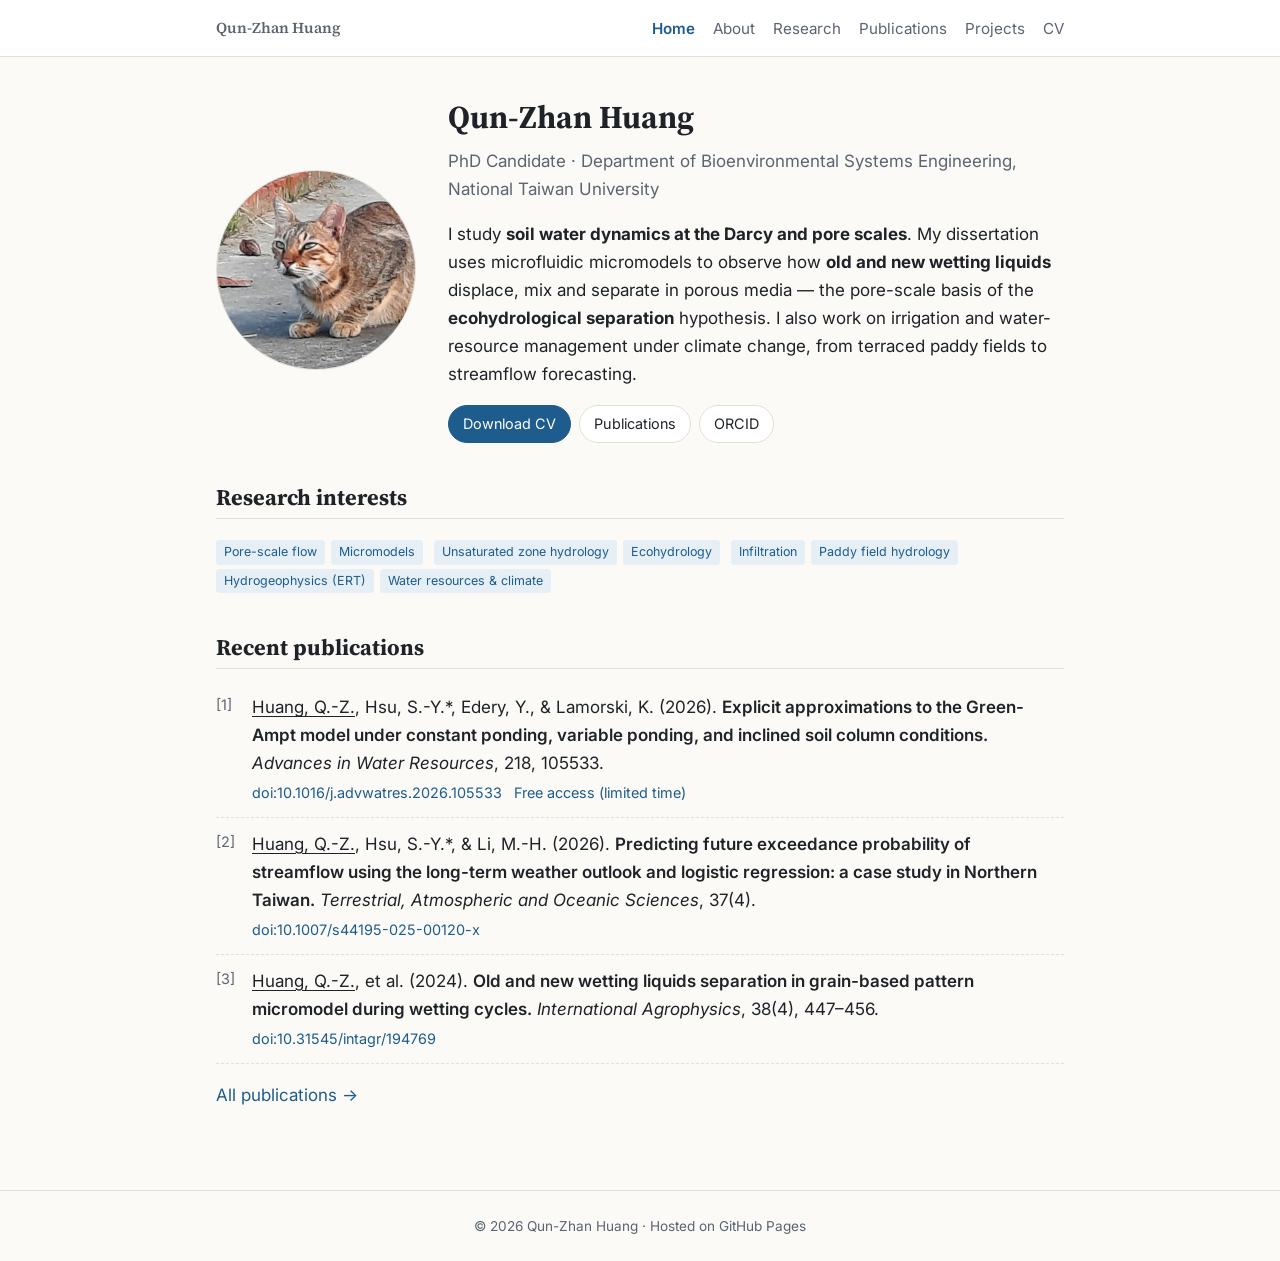
<file: index.html>
<!DOCTYPE html>
<html lang="en">
<head>
  <meta charset="utf-8">
  <meta name="viewport" content="width=device-width, initial-scale=1">
  <title>Home | Qun-Zhan Huang</title>
  <meta name="description" content="Qun-Zhan Huang — PhD candidate, Department of Bioenvironmental Systems Engineering, National Taiwan University. Soil water dynamics at the Darcy and pore scales.">
  <link rel="preconnect" href="https://fonts.googleapis.com">
  <link href="https://fonts.googleapis.com/css2?family=Inter:wght@400;600&family=Source+Serif+4:wght@400;600&display=swap" rel="stylesheet">
  <link rel="stylesheet" href="assets/css/style.css">
</head>
<body>
  <header class="site-header">
    <nav class="nav">
      <a class="brand" href="index.html">Qun-Zhan Huang</a>
      <ul>
        <li><a href="index.html" class="active">Home</a></li>
        <li><a href="about.html">About</a></li>
        <li><a href="research.html">Research</a></li>
        <li><a href="publications.html">Publications</a></li>
        <li><a href="projects.html">Projects</a></li>
        <li><a href="cv.html">CV</a></li>
      </ul>
    </nav>
  </header>
  <main>
    <section class="hero">
      <img src="assets/images/profile.jpg" alt="Portrait of Qun-Zhan Huang">
      <div>
        <h1>Qun-Zhan Huang</h1>
        <p class="role">PhD Candidate · Department of Bioenvironmental Systems Engineering, National Taiwan University</p>
        <p>I study <strong>soil water dynamics at the Darcy and pore scales</strong>. My dissertation uses
        microfluidic micromodels to observe how <strong>old and new wetting liquids</strong> displace, mix and
        separate in porous media — the pore-scale basis of the <strong>ecohydrological separation</strong> hypothesis.
        I also work on irrigation and water-resource management under climate change, from terraced paddy fields to
        streamflow forecasting.</p>
        <div class="links">
          <a class="btn primary" href="assets/pdf/CV.pdf">Download CV</a>
          <a class="btn" href="publications.html">Publications</a>
          <a class="btn" href="https://orcid.org/0000-0002-1890-2323">ORCID</a>
        </div>
      </div>
    </section>

    <h2>Research interests</h2>
    <p>
      <span class="tag">Pore-scale flow</span><span class="tag">Micromodels</span>
      <span class="tag">Unsaturated zone hydrology</span><span class="tag">Ecohydrology</span>
      <span class="tag">Infiltration</span><span class="tag">Paddy field hydrology</span>
      <span class="tag">Hydrogeophysics (ERT)</span><span class="tag">Water resources &amp; climate</span>
    </p>

    <h2>Recent publications</h2>
    <ul class="pubs">
      <li><span class="me">Huang, Q.-Z.</span>, Hsu, S.-Y.*, Edery, Y., &amp; Lamorski, K. (2026). <span class="title">Explicit approximations to the Green-Ampt model under constant ponding, variable ponding, and inclined soil column conditions.</span> <span class="venue">Advances in Water Resources</span>, 218, 105533.
        <div class="meta"><a href="https://doi.org/10.1016/j.advwatres.2026.105533">doi:10.1016/j.advwatres.2026.105533</a><a href="https://authors.elsevier.com/c/1nyZg16J1nGaDJ">Free access (limited time)</a></div></li>
      <li><span class="me">Huang, Q.-Z.</span>, Hsu, S.-Y.*, &amp; Li, M.-H. (2026). <span class="title">Predicting future exceedance probability of streamflow using the long-term weather outlook and logistic regression: a case study in Northern Taiwan.</span> <span class="venue">Terrestrial, Atmospheric and Oceanic Sciences</span>, 37(4).
        <div class="meta"><a href="https://doi.org/10.1007/s44195-025-00120-x">doi:10.1007/s44195-025-00120-x</a></div></li>
      <li><span class="me">Huang, Q.-Z.</span>, et al. (2024). <span class="title">Old and new wetting liquids separation in grain-based pattern micromodel during wetting cycles.</span> <span class="venue">International Agrophysics</span>, 38(4), 447–456.
        <div class="meta"><a href="https://doi.org/10.31545/intagr/194769">doi:10.31545/intagr/194769</a></div></li>
    </ul>
    <p><a href="publications.html">All publications →</a></p>
  </main>
  <footer>© 2026 Qun-Zhan Huang · Hosted on GitHub Pages</footer>
</body>
</html>
</file>
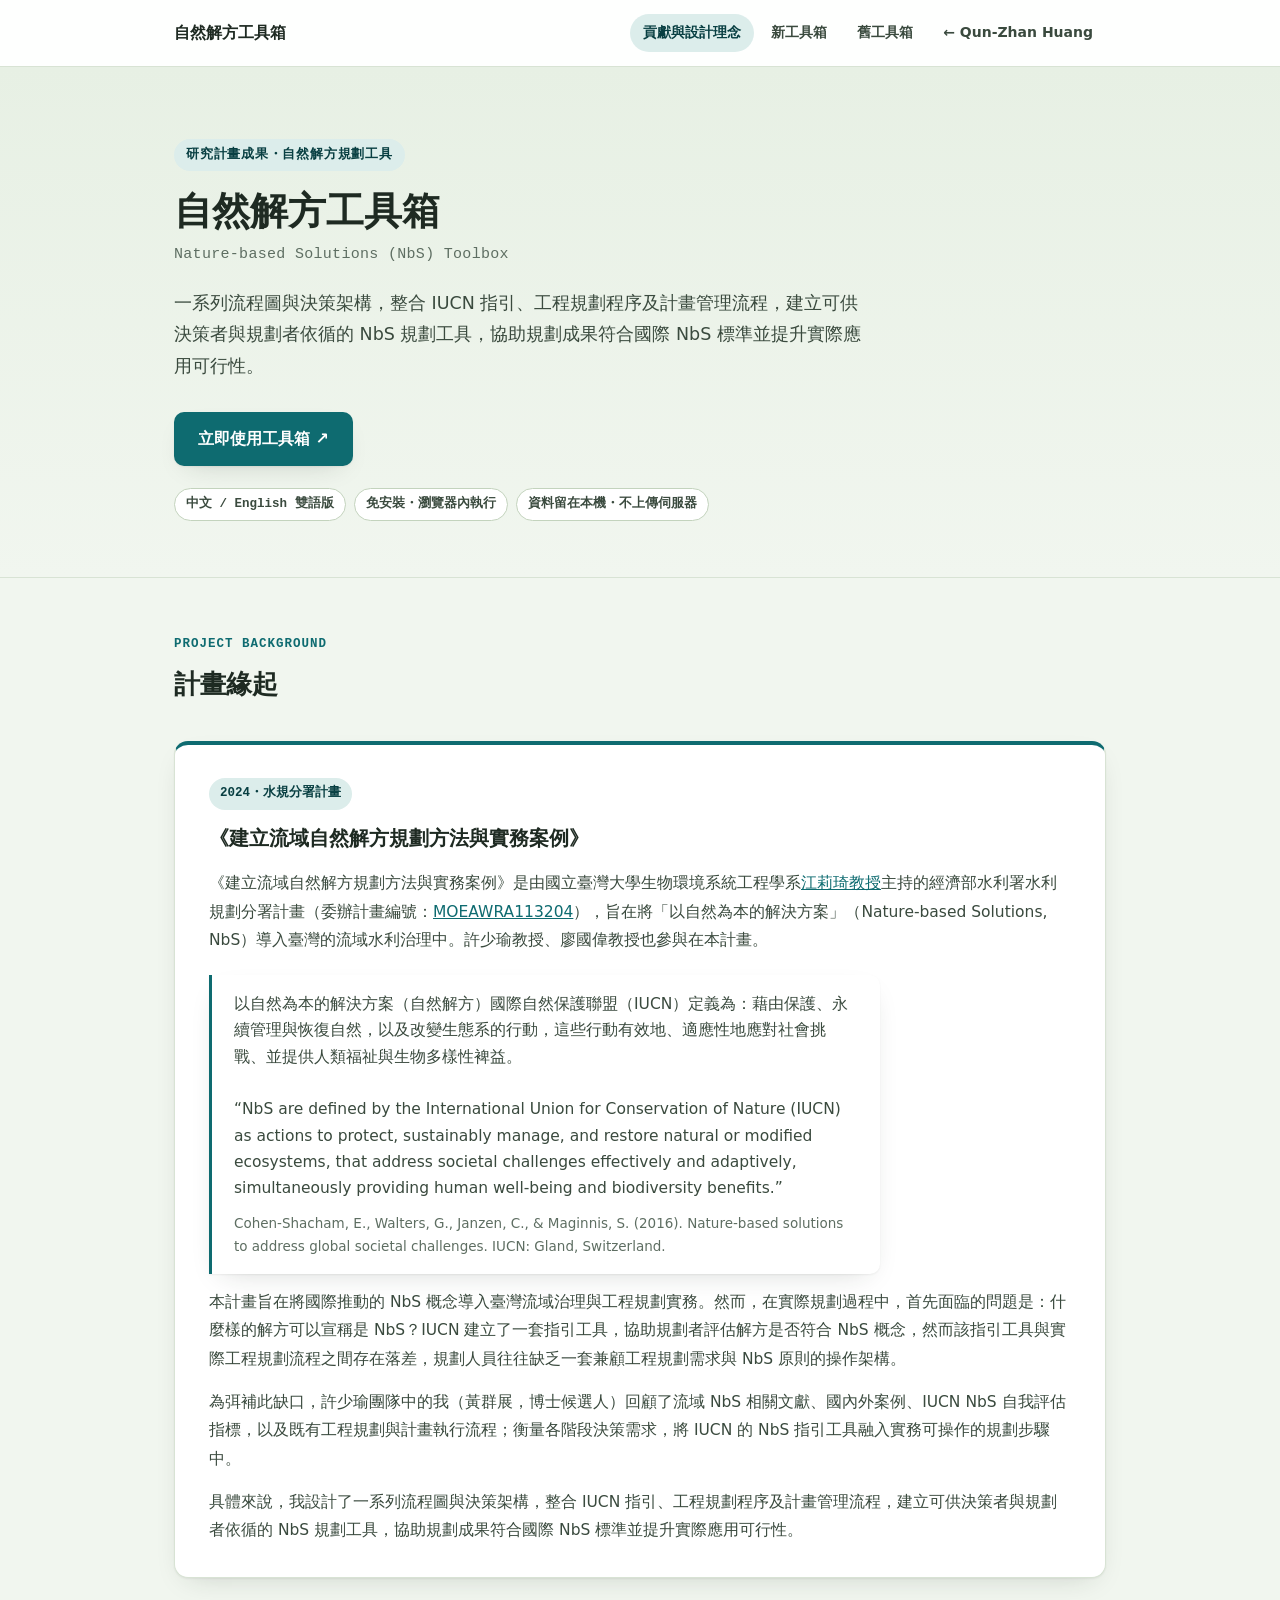
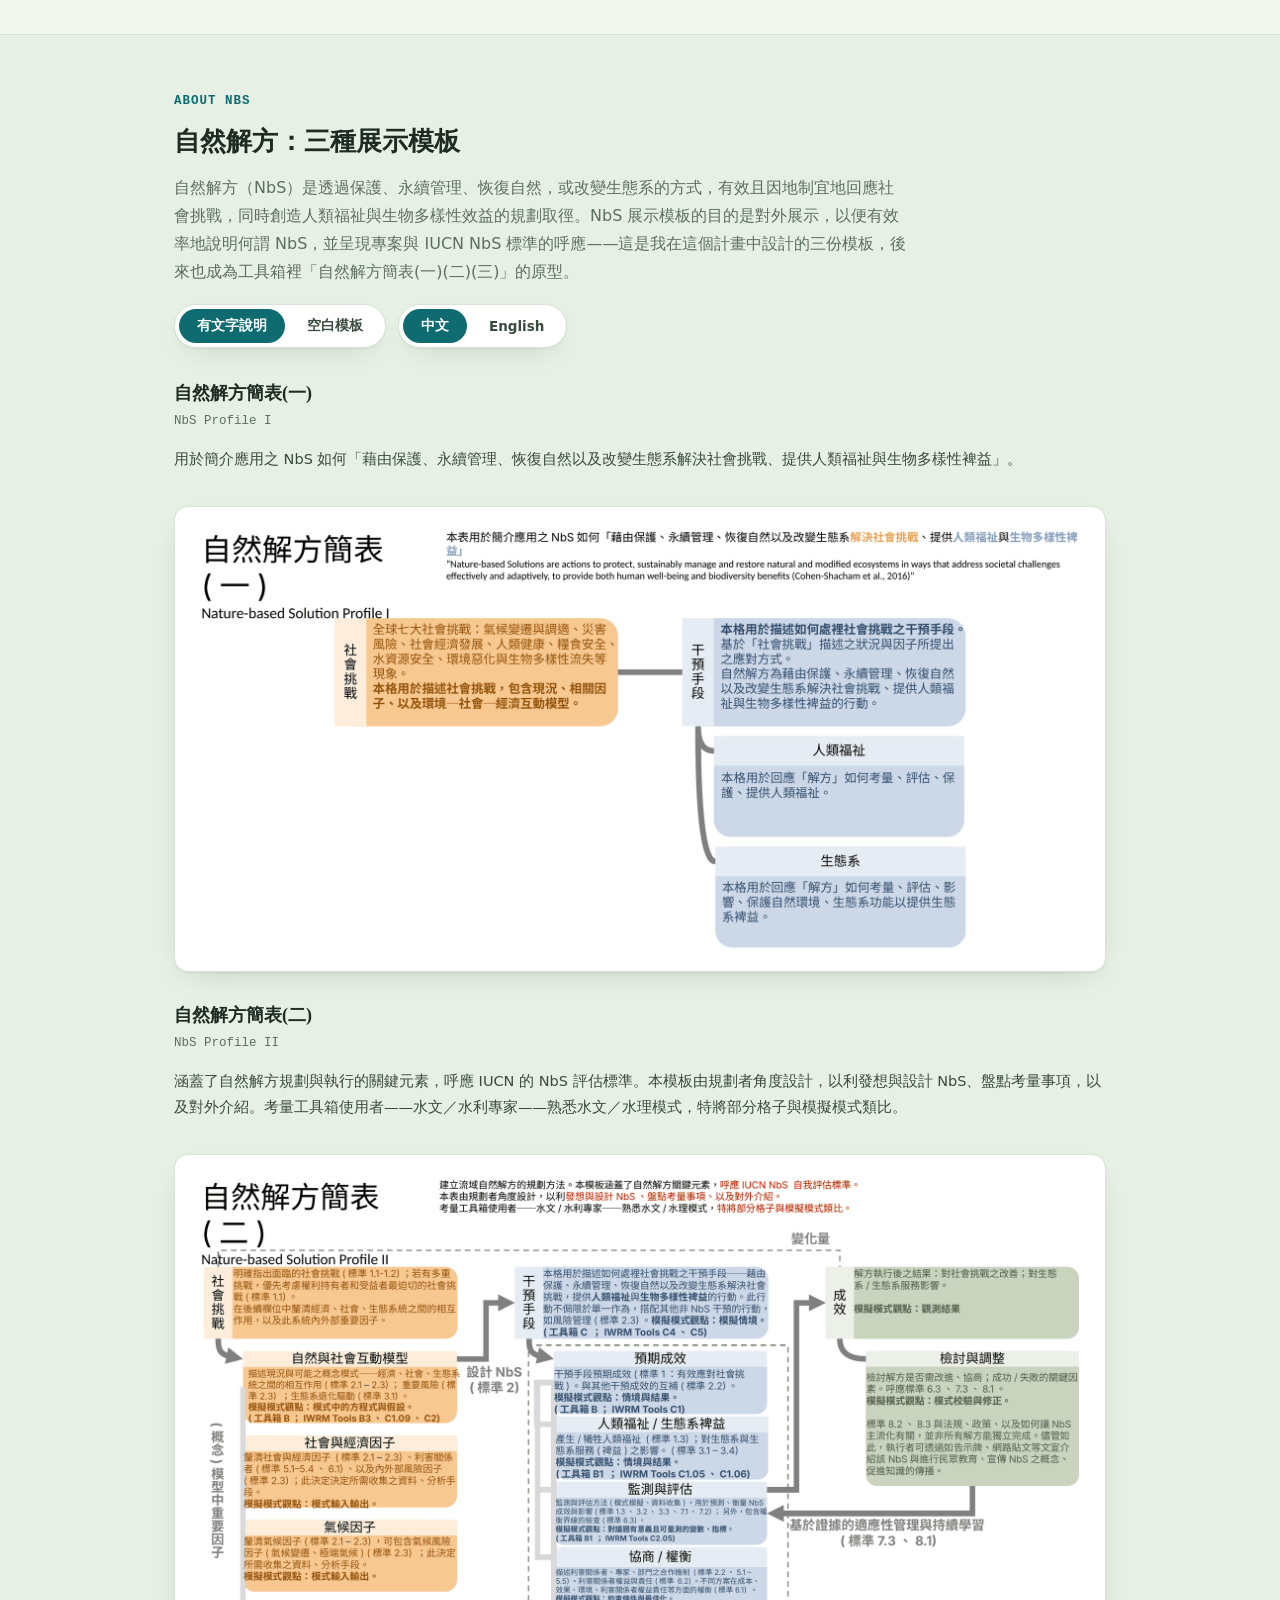
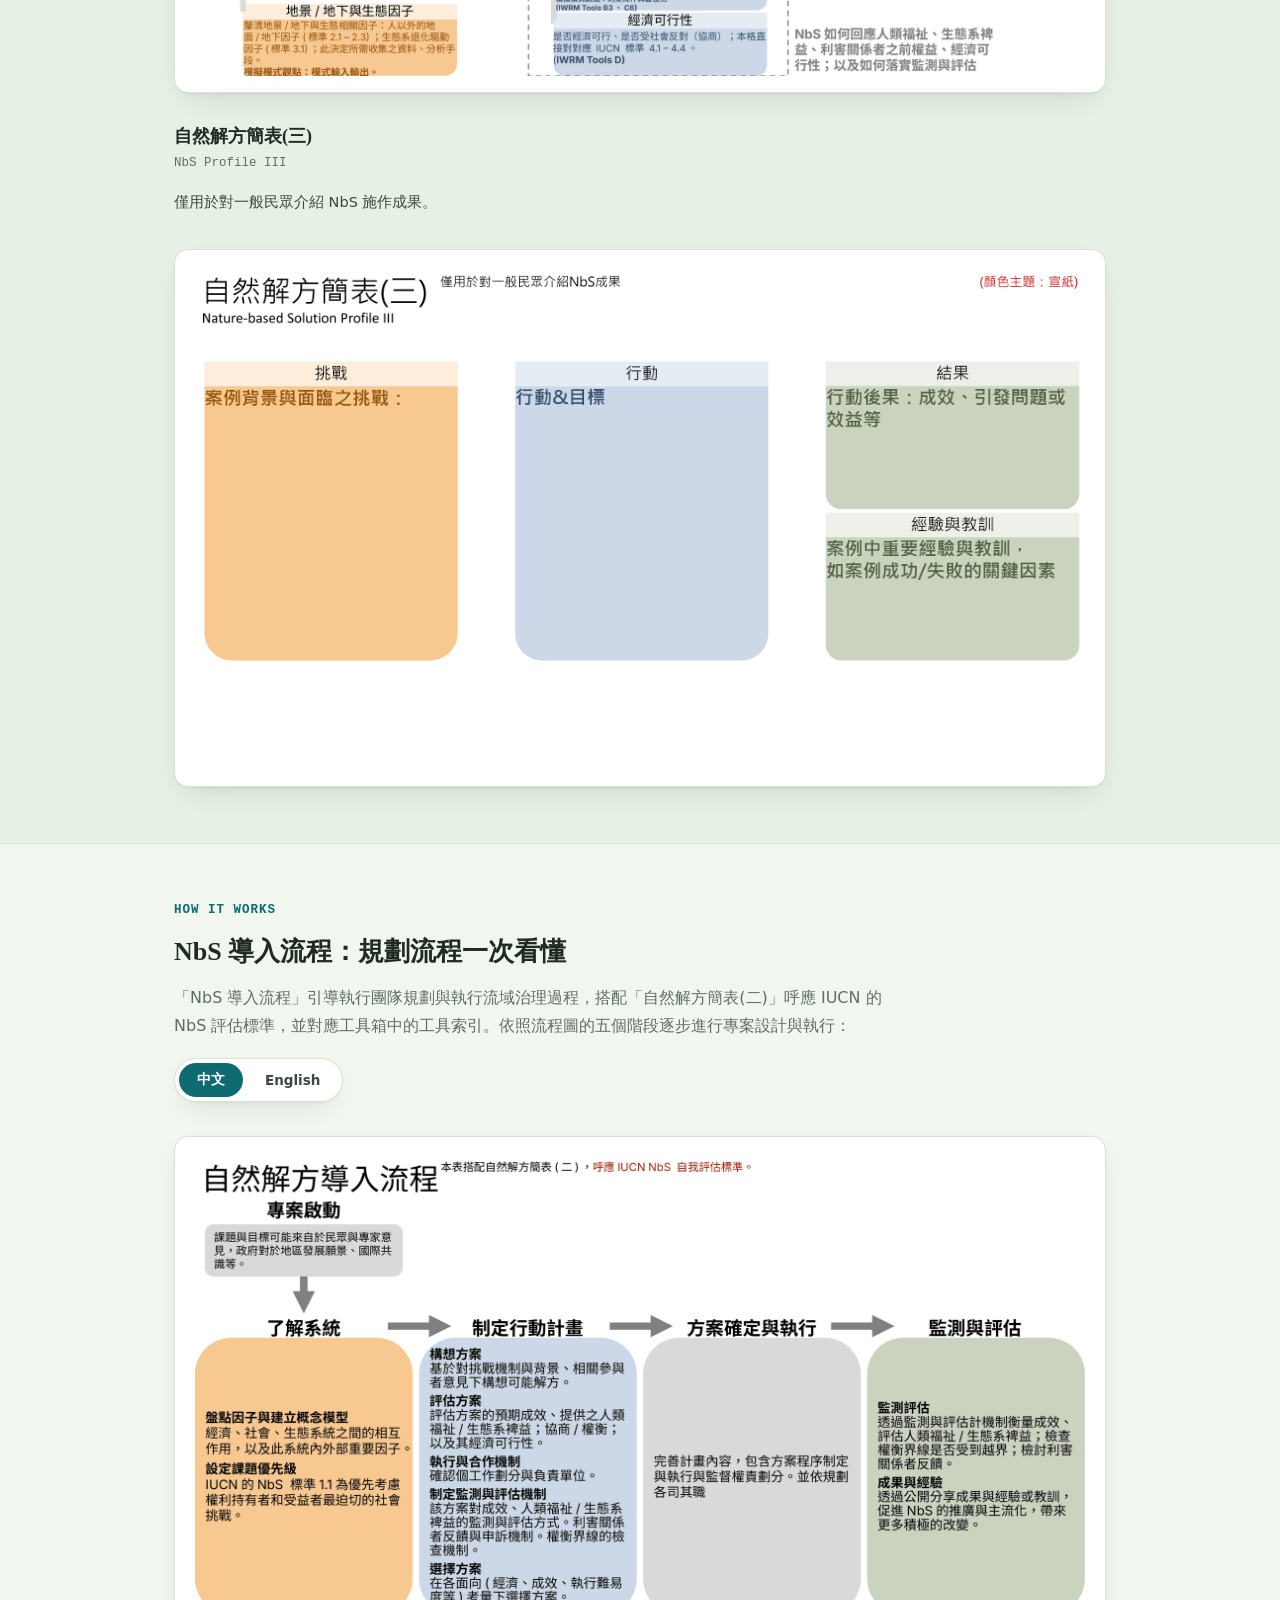
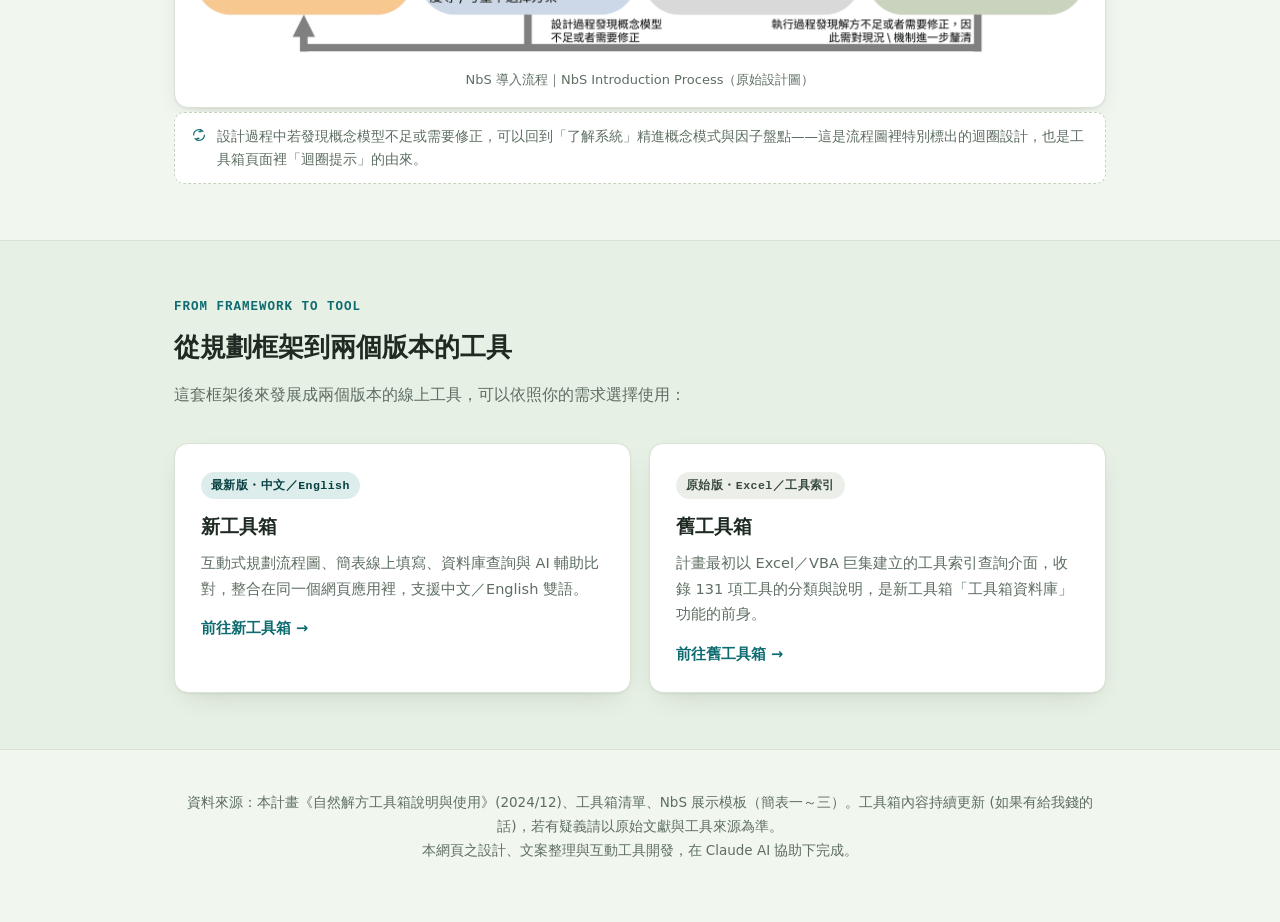
<file: nbs-toolbox/index.html>
<!doctype html>
<html lang="zh-Hant">
<head>
<meta charset="utf-8">
<meta name="viewport" content="width=device-width, initial-scale=1">
<meta http-equiv="Content-Security-Policy" content="default-src 'none'; script-src 'self' 'unsafe-inline'; style-src 'self' 'unsafe-inline' https://fonts.googleapis.com; font-src https://fonts.gstatic.com; img-src 'self' data:; connect-src 'self'; base-uri 'none'; form-action 'none'; object-src 'none';">
<title>自然解方工具箱 | Nature-based Solutions Toolbox</title>
<meta name="description" content="自然解方工具箱（NbS Toolbox）：把國際自然解方規劃框架做成的互動網頁工具，支援線上填寫、資料庫查詢與 AI 輔助查詢。">
<style>
  @import url('https://fonts.googleapis.com/css2?family=Noto+Serif+TC:wght@500;600;700&family=Noto+Sans+TC:wght@400;500;600;700&family=IBM+Plex+Mono:wght@500;600&display=swap');

  :root{
    --bg:#F1F6EF;
    --surface:#FFFFFF;
    --surface-2:#E7F0E4;
    --ink:#1E2A22;
    --ink-soft:#3A4A3E;
    --muted:#5E6E62;
    --line:#D8E3D4;
    --line-strong:#C3D3BD;
    --accent:#0E6B70;
    --accent-ink:#083F42;
    --accent-soft:#DCEDEB;
    --orange:#C97A2E;
    --orange-soft:#F6E6CE;
    --blue:#45709C;
    --blue-soft:#DEE7F2;
    --green:#5C8A4C;
    --green-soft:#E2EDDC;
    --gray:#7C887E;
    --gray-soft:#ECEFE9;
    --shadow:0 1px 2px rgba(30,42,34,.06), 0 10px 28px -14px rgba(30,42,34,.22);
    --radius:14px;
    --serif:'Noto Serif TC','Songti TC',serif;
    --sans:'Noto Sans TC','PingFang TC','Microsoft JhengHei',system-ui,sans-serif;
    --mono:'IBM Plex Mono',ui-monospace,Menlo,Consolas,monospace;
  }
  *{box-sizing:border-box;}
  html{scroll-behavior:smooth;}
  body{
    margin:0; background:var(--bg); color:var(--ink);
    font-family:var(--sans); font-size:16.5px; line-height:1.7;
    -webkit-font-smoothing:antialiased;
  }
  h1,h2,h3,h4{font-family:var(--serif); font-weight:600; color:var(--ink); margin:0; text-wrap:balance;}
  p{margin:0;}
  a{color:var(--accent);}
  img{max-width:100%;}

  .wrap{max-width:980px; margin:0 auto; padding:0 24px;}

  /* ---------- Hero ---------- */
  .hero{padding:72px 0 56px; background:linear-gradient(180deg,var(--surface-2) 0%, var(--bg) 100%); border-bottom:1px solid var(--line);}
  .eyebrow{
    display:inline-block; font-family:var(--mono); font-size:13px; font-weight:600; letter-spacing:.06em;
    color:var(--accent-ink); background:var(--accent-soft); padding:5px 12px; border-radius:999px; margin-bottom:18px;
  }
  .hero h1{font-size:38px; line-height:1.2;}
  .hero .en-sub{font-family:var(--mono); font-size:15px; color:var(--muted); margin-top:8px; letter-spacing:.02em;}
  .hero .lede{font-size:17.5px; color:var(--ink-soft); max-width:62ch; margin-top:20px; line-height:1.8;}

  .quote-block{
    margin-top:28px; border-left:3px solid var(--accent); padding:16px 22px; background:var(--surface);
    border-radius:0 10px 10px 0; box-shadow:var(--shadow); color:var(--ink-soft); font-size:15.5px; max-width:68ch;
  }
  .quote-block cite{display:block; margin-top:10px; font-size:13.5px; color:var(--muted); font-style:normal;}

  /* ---------- Project origin ---------- */
  .origin-card{
    background:var(--surface); border:1px solid var(--line); border-radius:var(--radius); box-shadow:var(--shadow);
    padding:32px 34px; margin-top:34px; border-top:4px solid var(--accent);
  }
  .origin-card h3{font-size:19.5px; line-height:1.5;}
  .origin-meta{
    font-family:var(--mono); font-size:12.5px; font-weight:600; color:var(--accent-ink); background:var(--accent-soft);
    display:inline-block; padding:5px 11px; border-radius:999px; margin-bottom:14px;
  }
  .origin-card p{font-size:15.5px; color:var(--ink-soft); line-height:1.85; margin-top:14px;}
  .origin-card p:first-of-type{margin-top:16px;}

  .hero-actions{display:flex; align-items:center; gap:16px; flex-wrap:wrap; margin-top:30px;}
  .btn-primary{
    display:inline-flex; align-items:center; gap:8px; background:var(--accent); color:#fff; font-weight:700;
    font-size:16px; padding:13px 24px; border-radius:10px; text-decoration:none; box-shadow:var(--shadow);
  }
  .btn-primary:hover{filter:brightness(1.07);}
  .badge-row{display:flex; flex-wrap:wrap; gap:8px; margin-top:22px;}
  .badge{
    font-family:var(--mono); font-size:12.5px; font-weight:600; color:var(--ink-soft); background:var(--surface);
    border:1px solid var(--line-strong); padding:5px 11px; border-radius:999px;
  }

  /* ---------- Sections ---------- */
  section{padding:56px 0;}
  section.alt{background:var(--surface-2); border-top:1px solid var(--line); border-bottom:1px solid var(--line);}
  .section-head{margin-bottom:30px; max-width:70ch;}
  .section-head .tag{
    font-family:var(--mono); font-size:12.5px; font-weight:700; letter-spacing:.08em; color:var(--accent);
    text-transform:uppercase; display:block; margin-bottom:8px;
  }
  .section-head h2{font-size:26px;}
  .section-head p{color:var(--muted); font-size:16px; margin-top:10px; line-height:1.75;}

  /* ---------- Profile I diagram ---------- */
  .p1-diagram{
    display:flex; align-items:stretch; gap:16px; flex-wrap:wrap; margin-top:34px;
  }
  .p1-box{
    flex:1; min-width:220px; background:var(--surface); border-radius:var(--radius); box-shadow:var(--shadow);
    padding:20px 22px; border-top:4px solid var(--orange);
  }
  .p1-box.blue{border-top-color:var(--blue);}
  .p1-box .zh{font-size:17px; font-weight:700; color:var(--ink);}
  .p1-box .en{font-family:var(--mono); font-size:12.5px; color:var(--muted); margin-top:3px;}
  .p1-box .desc{font-size:14.5px; color:var(--ink-soft); margin-top:10px; line-height:1.7;}
  .p1-arrow{
    display:flex; align-items:center; justify-content:center; flex:none; width:40px; color:var(--line-strong);
  }
  .p1-arrow svg{width:28px;height:28px;}
  .p1-sub{display:flex; flex-direction:column; gap:10px; margin-top:12px;}
  .p1-chip{
    font-size:13px; font-weight:600; background:var(--blue-soft); color:var(--accent-ink);
    padding:6px 11px; border-radius:8px; display:inline-block;
  }
  .p1-chip.green{background:var(--green-soft);}

  /* ---------- Original framework figures (from project PPT) ---------- */
  .figure{
    margin-top:34px; background:var(--surface); border:1px solid var(--line); border-radius:var(--radius);
    box-shadow:var(--shadow); padding:20px 20px 16px; overflow-x:auto;
  }
  .figure img{display:block; width:100%; height:auto; min-width:640px;}
  .figure-caption{font-size:13px; color:var(--muted); margin-top:12px; text-align:center;}
  .figure-stack{display:flex; flex-direction:column; gap:28px;}
  .figure-block .fb-head{margin-bottom:14px;}
  .figure-block h3{font-size:18px;}
  .figure-block .fb-head .en{font-family:var(--mono); font-size:12.5px; color:var(--muted); margin-top:2px; display:block;}
  .figure-block p.fb-desc{font-size:14.5px; color:var(--ink-soft); margin-top:8px; line-height:1.8;}

  .variant-toggle{
    display:inline-flex; gap:4px; padding:4px; background:var(--surface); border:1px solid var(--line);
    border-radius:999px; box-shadow:var(--shadow); margin-top:18px;
  }
  .variant-toggle button{
    font-family:var(--sans); font-size:13.5px; font-weight:600; color:var(--ink-soft); background:transparent;
    border:none; padding:8px 18px; border-radius:999px; cursor:pointer; transition:background .15s, color .15s;
  }
  .variant-toggle button.active{ background:var(--accent); color:#fff; }
  .variant-toggle button:hover:not(.active){ background:var(--accent-soft); }
  .figure img[hidden]{display:none;}
  .toggle-row{display:flex; gap:12px; flex-wrap:wrap; margin-top:18px;}
  .toggle-row .variant-toggle{margin-top:0;}

  /* ---------- Site nav ---------- */
  .sitenav{position:sticky; top:0; z-index:40; background:rgba(255,255,255,.92); backdrop-filter:blur(6px); border-bottom:1px solid var(--line);}
  .sitenav-inner{display:flex; align-items:center; justify-content:space-between; padding:14px 24px; flex-wrap:wrap; gap:10px;}
  .sitenav-brand{font-family:var(--serif); font-weight:700; font-size:16px; color:var(--ink); text-decoration:none;}
  .sitenav-links{display:flex; gap:4px; flex-wrap:wrap;}
  .sitenav-links a{font-size:14px; font-weight:600; color:var(--ink-soft); text-decoration:none; padding:7px 13px; border-radius:999px;}
  .sitenav-links a:hover{background:var(--surface-2);}
  .sitenav-links a.active{background:var(--accent-soft); color:var(--accent-ink);}

  /* ---------- Path cards (links to the two tool pages) ---------- */
  .path-grid{display:grid; grid-template-columns:repeat(2,1fr); gap:18px; margin-top:34px;}
  .path-card{
    display:block; background:var(--surface); border:1px solid var(--line); border-radius:var(--radius);
    box-shadow:var(--shadow); padding:26px 26px 24px; text-decoration:none; color:inherit;
  }
  .path-card:hover{border-color:var(--line-strong);}
  .path-tag{
    font-family:var(--mono); font-size:11.5px; font-weight:700; letter-spacing:.04em; padding:4px 10px;
    border-radius:999px; display:inline-block; margin-bottom:12px;
  }
  .path-tag.new{background:var(--accent-soft); color:var(--accent-ink);}
  .path-tag.old{background:var(--gray-soft); color:var(--ink-soft);}
  .path-card h3{font-size:19px;}
  .path-card p{font-size:14.5px; color:var(--muted); margin-top:8px; line-height:1.75;}
  .path-go{font-size:14.5px; font-weight:700; color:var(--accent); margin-top:14px; display:inline-block;}

  /* ---------- Feature cards ---------- */
  .feature-grid{display:grid; grid-template-columns:repeat(2,1fr); gap:18px; margin-top:34px;}
  .feature-card{
    background:var(--surface); border:1px solid var(--line); border-radius:var(--radius); box-shadow:var(--shadow);
    padding:22px 24px;
  }
  .feature-card .ic{
    width:38px;height:38px; border-radius:10px; background:var(--accent-soft); color:var(--accent-ink);
    display:flex; align-items:center; justify-content:center; margin-bottom:14px;
  }
  .feature-card .ic svg{width:20px;height:20px;}
  .feature-card h3{font-size:17px; margin-bottom:8px;}
  .feature-card p{font-size:14.5px; color:var(--muted); line-height:1.75;}

  /* ---------- Stepper ---------- */
  .stepper{display:flex; flex-direction:column; gap:14px; margin-top:34px;}
  .step{
    display:flex; gap:18px; background:var(--surface); border:1px solid var(--line); border-radius:var(--radius);
    box-shadow:var(--shadow); padding:20px 24px; align-items:flex-start;
  }
  .step .n{
    flex:none; width:40px;height:40px; border-radius:999px; color:#fff; font-family:var(--mono); font-weight:700;
    font-size:15px; display:flex; align-items:center; justify-content:center;
  }
  .step.s1 .n{background:var(--gray);}
  .step.s2 .n{background:var(--orange);}
  .step.s3 .n{background:var(--blue);}
  .step.s4 .n{background:var(--gray);}
  .step.s5 .n{background:var(--green);}
  .step .body h4{font-size:16.5px; margin-bottom:5px;}
  .step .body .en{font-family:var(--mono); font-size:12px; color:var(--muted); margin-bottom:6px; display:block;}
  .step .body p{font-size:14.5px; color:var(--ink-soft); line-height:1.75;}
  .loop-note{
    display:flex; align-items:flex-start; gap:10px; font-size:13.5px; color:var(--muted); margin-top:4px;
    padding:12px 16px; background:var(--surface); border:1px dashed var(--line-strong); border-radius:10px;
  }
  .loop-note svg{width:16px;height:16px; color:var(--accent); flex:none; margin-top:2px;}

  /* ---------- Closing CTA ---------- */
  .cta-block{
    text-align:center; background:var(--accent); color:#fff; border-radius:20px; padding:54px 34px;
    margin-top:0;
  }
  .cta-block h2{color:#fff; font-size:26px;}
  .cta-block p{color:var(--accent-soft); font-size:16px; max-width:52ch; margin:14px auto 0; line-height:1.8;}
  .cta-block .btn-primary{background:#fff; color:var(--accent-ink); margin-top:26px;}

  footer.page-foot{
    padding:40px 0 60px; font-size:13.5px; color:var(--muted); text-align:center; line-height:1.8;
  }
  footer.page-foot a{color:var(--accent-ink);}

  @media (max-width:720px){
    .hero{padding:52px 0 40px;}
    .hero h1{font-size:30px;}
    .feature-grid{grid-template-columns:1fr;}
    .p1-diagram{flex-direction:column;}
    .p1-arrow{width:100%; height:30px;}
    .p1-arrow svg{transform:rotate(90deg);}
    .step{flex-direction:column;}
  }
</style>
</head>
<body>

<nav class="sitenav">
  <div class="wrap sitenav-inner">
    <a class="sitenav-brand" href="index.html">自然解方工具箱</a>
    <div class="sitenav-links">
      <a href="index.html" class="active">貢獻與設計理念</a>
      <a href="new-tool.html">新工具箱</a>
      <a href="old-tool.html">舊工具箱</a>
      <a href="../index.html" lang="en">← Qun-Zhan Huang</a>
    </div>
  </div>
</nav>

<div class="hero">
  <div class="wrap">
    <span class="eyebrow">研究計畫成果・自然解方規劃工具</span>
    <h1>自然解方工具箱</h1>
    <div class="en-sub">Nature-based Solutions (NbS) Toolbox</div>
    <p class="lede">一系列流程圖與決策架構，整合 IUCN 指引、工程規劃程序及計畫管理流程，建立可供決策者與規劃者依循的 NbS 規劃工具，協助規劃成果符合國際 NbS 標準並提升實際應用可行性。</p>

    <div class="hero-actions">
      <a class="btn-primary" href="new-tool.html">
        立即使用工具箱 ↗
      </a>
    </div>
    <div class="badge-row">
      <span class="badge">中文 / English 雙語版</span>
      <span class="badge">免安裝・瀏覽器內執行</span>
      <span class="badge">資料留在本機・不上傳伺服器</span>
    </div>
  </div>
</div>

<section id="project-origin">
  <div class="wrap">
    <div class="section-head">
      <span class="tag">Project Background</span>
      <h2>計畫緣起</h2>
    </div>
    <div class="origin-card">
      <div class="origin-meta">2024・水規分署計畫</div>
      <h3>《建立流域自然解方規劃方法與實務案例》</h3>
      <p>《建立流域自然解方規劃方法與實務案例》是由國立臺灣大學生物環境系統工程學系<a href="https://www.bse.ntu.edu.tw/member/teacher/lchiang" target="_blank" rel="noopener">江莉琦教授</a>主持的經濟部水利署水利規劃分署計畫（委辦計畫編號：<a href="https://web.wra.gov.tw/wralib/WraLib/wSite/books_96442" target="_blank" rel="noopener">MOEAWRA113204</a>），旨在將「以自然為本的解決方案」（Nature-based Solutions, NbS）導入臺灣的流域水利治理中。許少瑜教授、廖國偉教授也參與在本計畫。</p>

      <div class="quote-block" style="margin-top:20px;">
        以自然為本的解決方案（自然解方）國際自然保護聯盟（IUCN）定義為：藉由保護、永續管理與恢復自然，以及改變生態系的行動，這些行動有效地、適應性地應對社會挑戰、並提供人類福祉與生物多樣性裨益。
        <br><br>
        “NbS are defined by the International Union for Conservation of Nature (IUCN) as actions to protect, sustainably manage, and restore natural or modified ecosystems, that address societal challenges effectively and adaptively, simultaneously providing human well-being and biodiversity benefits.”
        <cite>Cohen-Shacham, E., Walters, G., Janzen, C., &amp; Maginnis, S. (2016). Nature-based solutions to address global societal challenges. IUCN: Gland, Switzerland.</cite>
      </div>

      <p>本計畫旨在將國際推動的 NbS 概念導入臺灣流域治理與工程規劃實務。然而，在實際規劃過程中，首先面臨的問題是：什麼樣的解方可以宣稱是 NbS？IUCN 建立了一套指引工具，協助規劃者評估解方是否符合 NbS 概念，然而該指引工具與實際工程規劃流程之間存在落差，規劃人員往往缺乏一套兼顧工程規劃需求與 NbS 原則的操作架構。</p>
      <p>為弭補此缺口，許少瑜團隊中的我（黃群展，博士候選人）回顧了流域 NbS 相關文獻、國內外案例、IUCN NbS 自我評估指標，以及既有工程規劃與計畫執行流程；衡量各階段決策需求，將 IUCN 的 NbS 指引工具融入實務可操作的規劃步驟中。</p>
      <p>具體來說，我設計了一系列流程圖與決策架構，整合 IUCN 指引、工程規劃程序及計畫管理流程，建立可供決策者與規劃者依循的 NbS 規劃工具，協助規劃成果符合國際 NbS 標準並提升實際應用可行性。</p>
    </div>
  </div>
</section>

<section class="alt" id="profiles">
  <div class="wrap">
    <div class="section-head">
      <span class="tag">About NbS</span>
      <h2>自然解方：三種展示模板</h2>
      <p>自然解方（NbS）是透過保護、永續管理、恢復自然，或改變生態系的方式，有效且因地制宜地回應社會挑戰，同時創造人類福祉與生物多樣性效益的規劃取徑。NbS 展示模板的目的是對外展示，以便有效率地說明何謂 NbS，並呈現專案與 IUCN NbS 標準的呼應——這是我在這個計畫中設計的三份模板，後來也成為工具箱裡「自然解方簡表(一)(二)(三)」的原型。</p>

      <div class="toggle-row">
        <div class="variant-toggle" id="profileVariantToggle" role="group" aria-label="模板版本切換">
          <button type="button" class="active" data-variant="annotated">有文字說明</button>
          <button type="button" data-variant="blank">空白模板</button>
        </div>
        <div class="variant-toggle" id="profileLangToggle" role="group" aria-label="模板語言切換">
          <button type="button" class="active" data-lang="zh">中文</button>
          <button type="button" data-lang="en">English</button>
        </div>
      </div>
    </div>

    <div class="figure-stack">
      <div class="figure-block">
        <div class="fb-head">
          <h3>自然解方簡表(一)</h3>
          <span class="en">NbS Profile I</span>
        </div>
        <p class="fb-desc">用於簡介應用之 NbS 如何「藉由保護、永續管理、恢復自然以及改變生態系解決社會挑戰、提供人類福祉與生物多樣性裨益」。</p>
        <div class="figure">
          <img class="variant-img" data-variant="annotated" data-lang="zh" src="images/profile1-annotated.png" alt="NbS Profile I 設計圖（含文字說明）：社會挑戰透過干預手段，產生人類福祉與生態系效益">
          <img class="variant-img" data-variant="blank" data-lang="zh" src="images/profile1-blank.png" alt="NbS Profile I 空白模板：社會挑戰透過干預手段，產生人類福祉與生態系效益" hidden>
          <img class="variant-img" data-variant="annotated" data-lang="en" src="images/profile1-annotated-en.png" alt="NbS Profile I diagram (annotated, English)" hidden>
          <img class="variant-img" data-variant="blank" data-lang="en" src="images/profile1-blank-en.png" alt="NbS Profile I blank template (English)" hidden>
        </div>
      </div>

      <div class="figure-block">
        <div class="fb-head">
          <h3>自然解方簡表(二)</h3>
          <span class="en">NbS Profile II</span>
        </div>
        <p class="fb-desc">涵蓋了自然解方規劃與執行的關鍵元素，呼應 IUCN 的 NbS 評估標準。本模板由規劃者角度設計，以利發想與設計 NbS、盤點考量事項，以及對外介紹。考量工具箱使用者——水文／水利專家——熟悉水文／水理模式，特將部分格子與模擬模式類比。</p>
        <div class="figure">
          <img class="variant-img" data-variant="annotated" data-lang="zh" src="images/profile2-annotated.png" alt="NbS Profile II 設計圖（含文字說明）：社會挑戰、介入手段、後果與調適管理的完整規劃架構">
          <img class="variant-img" data-variant="blank" data-lang="zh" src="images/profile2-blank.png" alt="NbS Profile II 空白模板：社會挑戰、介入手段、後果與調適管理的完整規劃架構" hidden>
          <img class="variant-img" data-variant="annotated" data-lang="en" src="images/profile2-annotated-en.png" alt="NbS Profile II diagram (annotated, English)" hidden>
          <img class="variant-img" data-variant="blank" data-lang="en" src="images/profile2-blank-en.png" alt="NbS Profile II blank template (English)" hidden>
        </div>
      </div>

      <div class="figure-block">
        <div class="fb-head">
          <h3>自然解方簡表(三)</h3>
          <span class="en">NbS Profile III</span>
        </div>
        <p class="fb-desc">僅用於對一般民眾介紹 NbS 施作成果。</p>
        <div class="figure">
          <img class="variant-img" data-variant="annotated" data-lang="zh" src="images/profile3-annotated.png" alt="NbS Profile III 設計圖（含文字說明）：挑戰、行動、結果與經驗教訓">
          <img class="variant-img" data-variant="blank" data-lang="zh" src="images/profile3-blank.png" alt="NbS Profile III 空白模板：挑戰、行動、結果與經驗教訓" hidden>
          <img class="variant-img" data-variant="annotated" data-lang="en" src="images/profile3-annotated-en.png" alt="NbS Profile III diagram (English)" hidden>
          <img class="variant-img" data-variant="blank" data-lang="en" src="images/profile3-blank-en.png" alt="NbS Profile III diagram (English)" hidden>
        </div>
      </div>
    </div>
  </div>
</section>

<section id="process">
  <div class="wrap">
    <div class="section-head">
      <span class="tag">How It Works</span>
      <h2>NbS 導入流程：規劃流程一次看懂</h2>
      <p>「NbS 導入流程」引導執行團隊規劃與執行流域治理過程，搭配「自然解方簡表(二)」呼應 IUCN 的 NbS 評估標準，並對應工具箱中的工具索引。依照流程圖的五個階段逐步進行專案設計與執行：</p>

      <div class="variant-toggle" id="processLangToggle" role="group" aria-label="流程圖語言切換">
        <button type="button" class="active" data-lang="zh">中文</button>
        <button type="button" data-lang="en">English</button>
      </div>
    </div>

    <div class="figure">
      <img class="process-img" data-lang="zh" src="images/process5-zh.png" alt="NbS 導入流程原始設計圖：專案啟動、了解系統、行動方案擬定、確認與執行、監測與評估五個階段">
      <img class="process-img" data-lang="en" src="images/process5.png" alt="NbS Introduction Process diagram: project initiation, system understanding, action design, confirmation and execution, monitoring and evaluation" hidden>
      <p class="figure-caption">NbS 導入流程｜NbS Introduction Process（原始設計圖）</p>
    </div>

    <div class="loop-note">
      <svg viewBox="0 0 24 24" fill="none" stroke="currentColor" stroke-width="1.8"><path d="M4 12a8 8 0 0114-5.3M20 12a8 8 0 01-14 5.3M15 4v3h-3M9 20v-3h3" stroke-linecap="round" stroke-linejoin="round"/></svg>
      <span>設計過程中若發現概念模型不足或需要修正，可以回到「了解系統」精進概念模式與因子盤點——這是流程圖裡特別標出的迴圈設計，也是工具箱頁面裡「迴圈提示」的由來。</span>
    </div>
  </div>
</section>

<section class="alt">
  <div class="wrap">
    <div class="section-head">
      <span class="tag">From Framework to Tool</span>
      <h2>從規劃框架到兩個版本的工具</h2>
      <p>這套框架後來發展成兩個版本的線上工具，可以依照你的需求選擇使用：</p>
    </div>
    <div class="path-grid">
      <a class="path-card" href="new-tool.html">
        <span class="path-tag new">最新版・中文／English</span>
        <h3>新工具箱</h3>
        <p>互動式規劃流程圖、簡表線上填寫、資料庫查詢與 AI 輔助比對，整合在同一個網頁應用裡，支援中文／English 雙語。</p>
        <span class="path-go">前往新工具箱 →</span>
      </a>
      <a class="path-card" href="old-tool.html">
        <span class="path-tag old">原始版・Excel／工具索引</span>
        <h3>舊工具箱</h3>
        <p>計畫最初以 Excel／VBA 巨集建立的工具索引查詢介面，收錄 131 項工具的分類與說明，是新工具箱「工具箱資料庫」功能的前身。</p>
        <span class="path-go">前往舊工具箱 →</span>
      </a>
    </div>
  </div>
</section>

<footer class="page-foot">
  <div class="wrap">
    資料來源：本計畫《自然解方工具箱說明與使用》(2024/12)、工具箱清單、NbS 展示模板（簡表一～三）。工具箱內容持續更新 (如果有給我錢的話)，若有疑義請以原始文獻與工具來源為準。
    <br>本網頁之設計、文案整理與互動工具開發，在 Claude AI 協助下完成。
  </div>
</footer>

<script>
  (function () {
    // --- Profiles section: variant x lang combined toggle ---
    var variantToggle = document.getElementById("profileVariantToggle");
    var langToggle = document.getElementById("profileLangToggle");
    var profileState = { variant: "annotated", lang: "zh" };

    function applyProfileImages() {
      document.querySelectorAll(".variant-img").forEach(function (img) {
        var match = img.getAttribute("data-variant") === profileState.variant &&
          img.getAttribute("data-lang") === profileState.lang;
        if (match) {
          img.removeAttribute("hidden");
        } else {
          img.setAttribute("hidden", "");
        }
      });
    }

    if (variantToggle) {
      variantToggle.addEventListener("click", function (e) {
        var btn = e.target.closest("button[data-variant]");
        if (!btn) return;
        profileState.variant = btn.getAttribute("data-variant");
        variantToggle.querySelectorAll("button").forEach(function (b) {
          b.classList.toggle("active", b === btn);
        });
        applyProfileImages();
      });
    }

    if (langToggle) {
      langToggle.addEventListener("click", function (e) {
        var btn = e.target.closest("button[data-lang]");
        if (!btn) return;
        profileState.lang = btn.getAttribute("data-lang");
        langToggle.querySelectorAll("button").forEach(function (b) {
          b.classList.toggle("active", b === btn);
        });
        applyProfileImages();
      });
    }

    // --- Process section: independent lang-only toggle ---
    var processToggle = document.getElementById("processLangToggle");
    if (processToggle) {
      processToggle.addEventListener("click", function (e) {
        var btn = e.target.closest("button[data-lang]");
        if (!btn) return;
        var lang = btn.getAttribute("data-lang");
        processToggle.querySelectorAll("button").forEach(function (b) {
          b.classList.toggle("active", b === btn);
        });
        document.querySelectorAll(".process-img").forEach(function (img) {
          if (img.getAttribute("data-lang") === lang) {
            img.removeAttribute("hidden");
          } else {
            img.setAttribute("hidden", "");
          }
        });
      });
    }
  })();
</script>

</body>
</html>
</file>
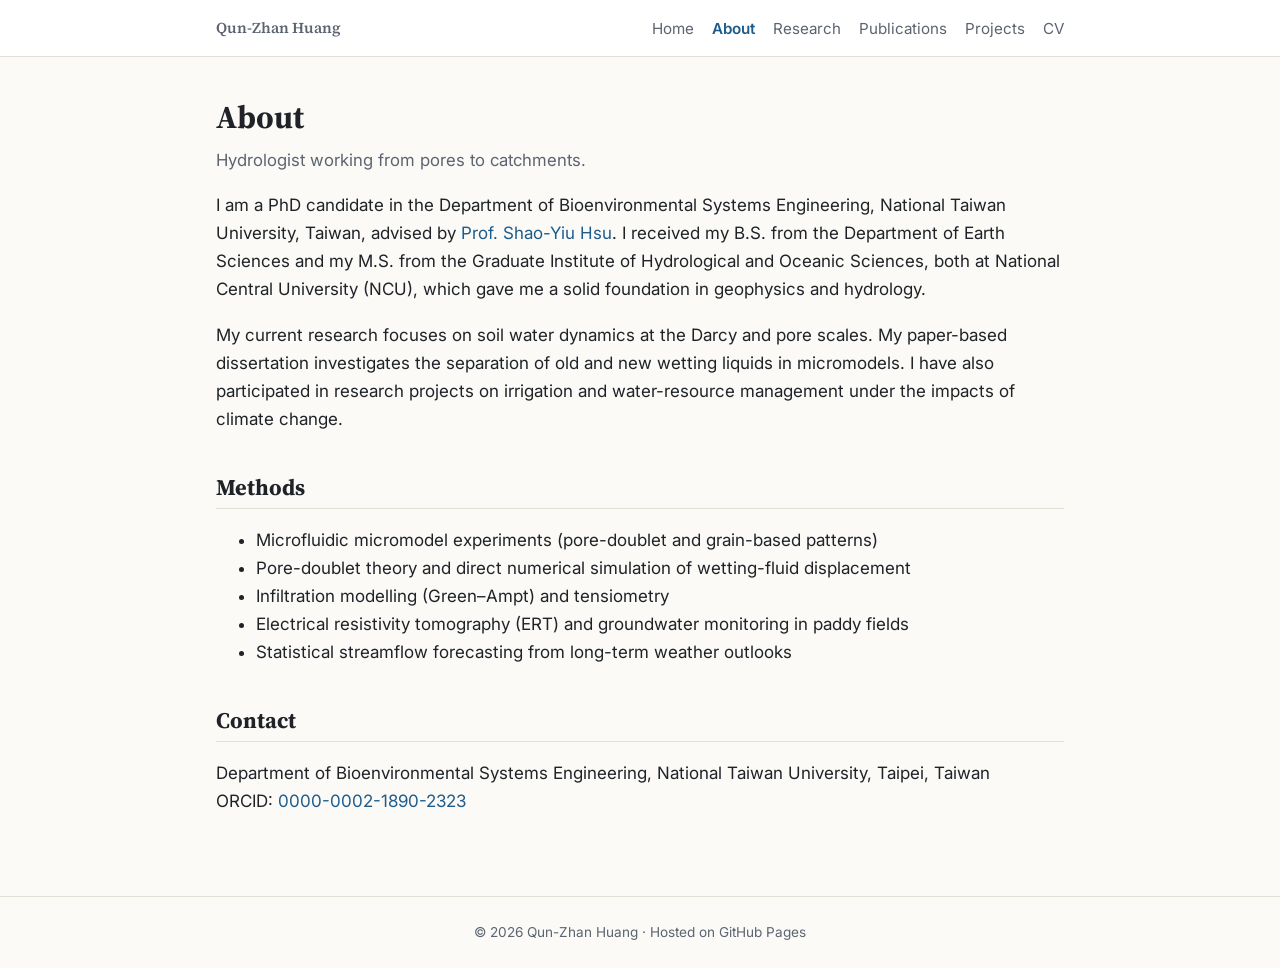
<file: about.html>
<!DOCTYPE html>
<html lang="en">
<head>
  <meta charset="utf-8">
  <meta name="viewport" content="width=device-width, initial-scale=1">
  <title>About | Qun-Zhan Huang</title>
  <meta name="description" content="Qun-Zhan Huang — PhD candidate, Department of Bioenvironmental Systems Engineering, National Taiwan University. Soil water dynamics at the Darcy and pore scales.">
  <link rel="preconnect" href="https://fonts.googleapis.com">
  <link href="https://fonts.googleapis.com/css2?family=Inter:wght@400;600&family=Source+Serif+4:wght@400;600&display=swap" rel="stylesheet">
  <link rel="stylesheet" href="assets/css/style.css">
</head>
<body>
  <header class="site-header">
    <nav class="nav">
      <a class="brand" href="index.html">Qun-Zhan Huang</a>
      <ul>
        <li><a href="index.html">Home</a></li>
        <li><a href="about.html" class="active">About</a></li>
        <li><a href="research.html">Research</a></li>
        <li><a href="publications.html">Publications</a></li>
        <li><a href="projects.html">Projects</a></li>
        <li><a href="cv.html">CV</a></li>
      </ul>
    </nav>
  </header>
  <main>
    <h1>About</h1>
    <p class="lead">Hydrologist working from pores to catchments.</p>
    <p>I am a PhD candidate in the Department of Bioenvironmental Systems Engineering, National Taiwan University, Taiwan, advised by
       <a href="https://scholars.lib.ntu.edu.tw/cris/rp/rp08314">Prof. Shao-Yiu Hsu</a>.
       I received my B.S. from the Department of Earth Sciences and my M.S. from the Graduate Institute of
       Hydrological and Oceanic Sciences, both at National Central University (NCU), which gave me a solid
       foundation in geophysics and hydrology.</p>
    <p>My current research focuses on soil water dynamics at the Darcy and pore scales. My paper-based
       dissertation investigates the separation of old and new wetting liquids in micromodels. I have also
       participated in research projects on irrigation and water-resource management under the impacts of
       climate change.</p>

    <h2>Methods</h2>
    <ul>
      <li>Microfluidic micromodel experiments (pore-doublet and grain-based patterns)</li>
      <li>Pore-doublet theory and direct numerical simulation of wetting-fluid displacement</li>
      <li>Infiltration modelling (Green–Ampt) and tensiometry</li>
      <li>Electrical resistivity tomography (ERT) and groundwater monitoring in paddy fields</li>
      <li>Statistical streamflow forecasting from long-term weather outlooks</li>
    </ul>

    <h2>Contact</h2>
    <p>Department of Bioenvironmental Systems Engineering, National Taiwan University, Taipei, Taiwan<br>
       ORCID: <a href="https://orcid.org/0000-0002-1890-2323">0000-0002-1890-2323</a></p>
  </main>
  <footer>© 2026 Qun-Zhan Huang · Hosted on GitHub Pages</footer>
</body>
</html>
</file>
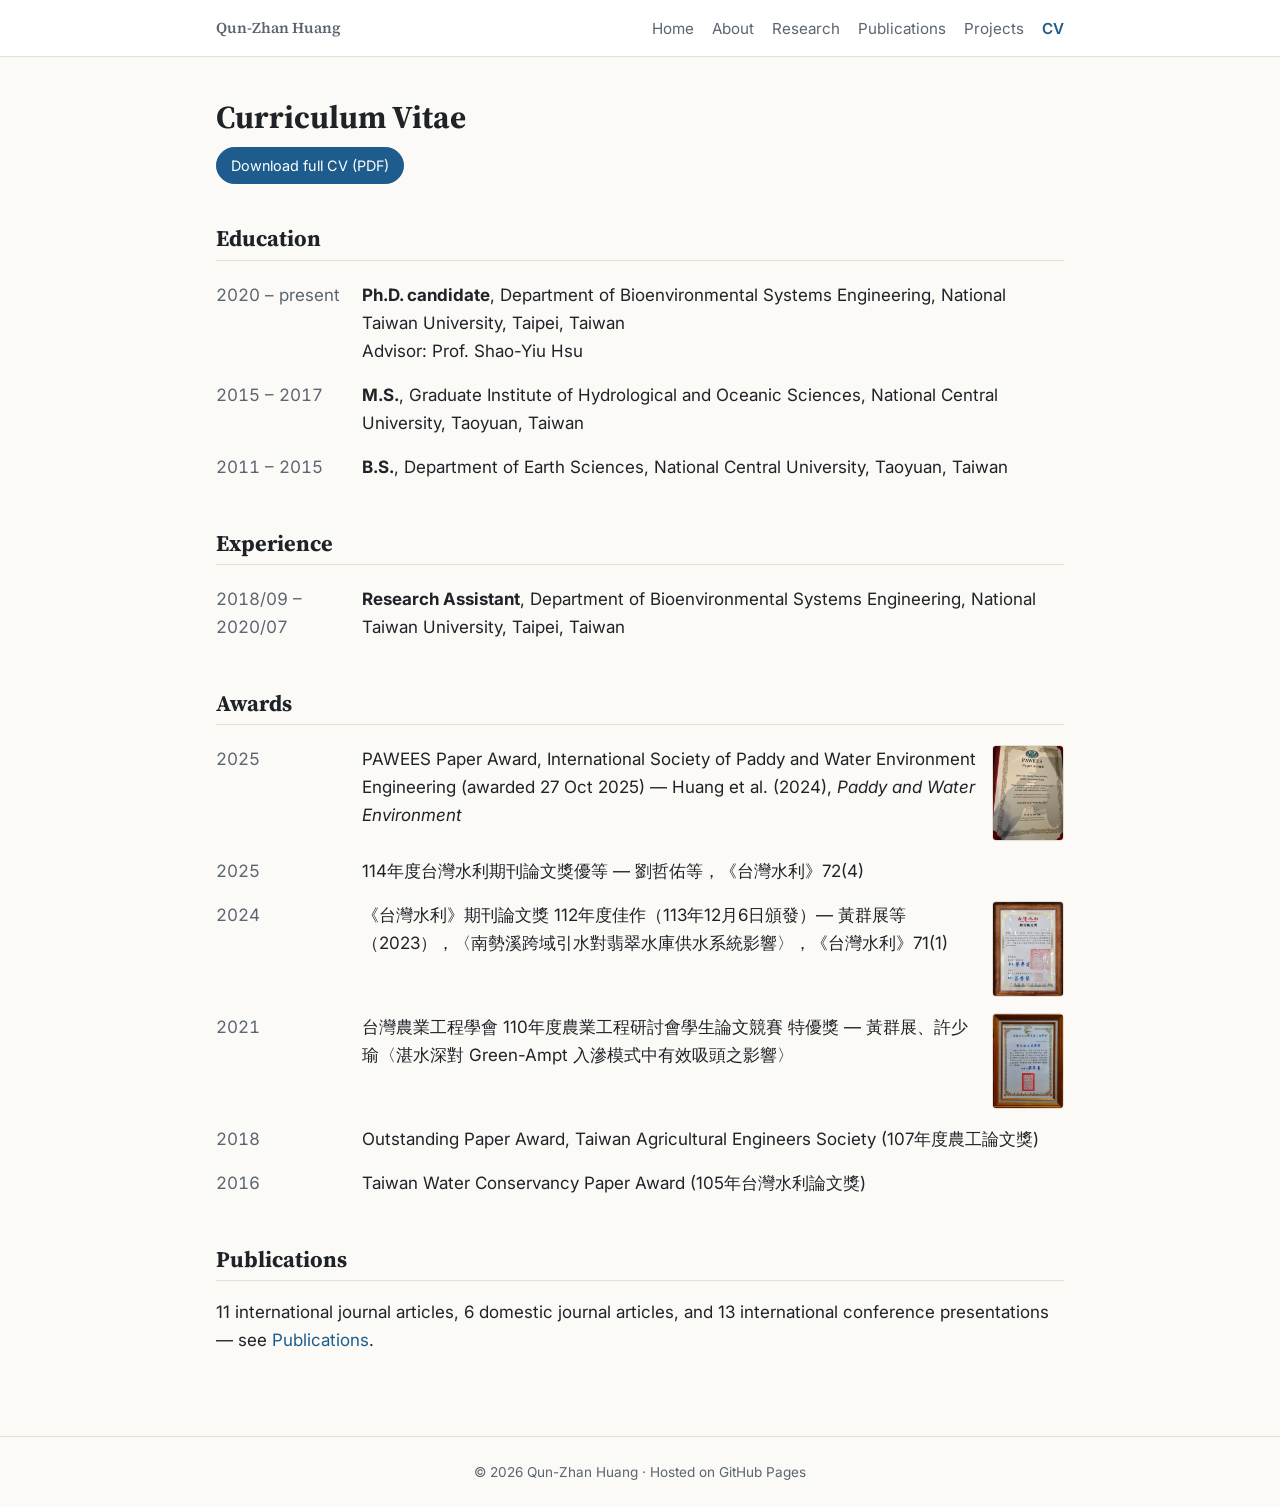
<file: cv.html>
<!DOCTYPE html>
<html lang="en">
<head>
  <meta charset="utf-8">
  <meta name="viewport" content="width=device-width, initial-scale=1">
  <title>CV | Qun-Zhan Huang</title>
  <meta name="description" content="Qun-Zhan Huang — PhD candidate, Department of Bioenvironmental Systems Engineering, National Taiwan University. Soil water dynamics at the Darcy and pore scales.">
  <link rel="preconnect" href="https://fonts.googleapis.com">
  <link href="https://fonts.googleapis.com/css2?family=Inter:wght@400;600&family=Source+Serif+4:wght@400;600&display=swap" rel="stylesheet">
  <link rel="stylesheet" href="assets/css/style.css">
</head>
<body>
  <header class="site-header">
    <nav class="nav">
      <a class="brand" href="index.html">Qun-Zhan Huang</a>
      <ul>
        <li><a href="index.html">Home</a></li>
        <li><a href="about.html">About</a></li>
        <li><a href="research.html">Research</a></li>
        <li><a href="publications.html">Publications</a></li>
        <li><a href="projects.html">Projects</a></li>
        <li><a href="cv.html" class="active">CV</a></li>
      </ul>
    </nav>
  </header>
  <main>
    <h1>Curriculum Vitae</h1>
    <p class="lead"><a class="btn primary" href="assets/pdf/CV.pdf">Download full CV (PDF)</a></p>

    <h2>Education</h2>
    <div class="cv-row"><div class="when">2020 – present</div>
      <div><strong>Ph.D. candidate</strong>, Department of Bioenvironmental Systems Engineering, National Taiwan University, Taipei, Taiwan<br>Advisor: Prof. Shao-Yiu Hsu</div></div>
    <div class="cv-row"><div class="when">2015 – 2017</div>
      <div><strong>M.S.</strong>, Graduate Institute of Hydrological and Oceanic Sciences, National Central University, Taoyuan, Taiwan</div></div>
    <div class="cv-row"><div class="when">2011 – 2015</div>
      <div><strong>B.S.</strong>, Department of Earth Sciences, National Central University, Taoyuan, Taiwan</div></div>

    <h2>Experience</h2>
    <div class="cv-row"><div class="when">2018/09 – 2020/07</div>
      <div><strong>Research Assistant</strong>, Department of Bioenvironmental Systems Engineering, National Taiwan University, Taipei, Taiwan</div></div>

    <h2>Awards</h2>
    <div class="cv-row"><div class="when">2025</div>
      <div class="award"><div>PAWEES Paper Award, International Society of Paddy and Water Environment Engineering (awarded 27 Oct 2025) — Huang et al. (2024), <em>Paddy and Water Environment</em></div><a class="award-thumb" href="assets/images/awards/pawees-2025.jpg"><img src="assets/images/awards/pawees-2025.jpg" alt="PAWEES Paper Award certificate, 2025" loading="lazy"></a></div></div>
    <div class="cv-row"><div class="when">2025</div>
      <div class="award"><div lang="zh-Hant">114年度台灣水利期刊論文獎優等 — 劉哲佑等，《台灣水利》72(4)</div></div></div>
    <div class="cv-row"><div class="when">2024</div>
      <div class="award"><div lang="zh-Hant">《台灣水利》期刊論文獎 112年度佳作（113年12月6日頒發）— 黃群展等（2023），〈南勢溪跨域引水對翡翠水庫供水系統影響〉，《台灣水利》71(1)</div><a class="award-thumb" href="assets/images/awards/twc-112-merit.jpg"><img src="assets/images/awards/twc-112-merit.jpg" alt="台灣水利期刊論文獎112年度佳作獎狀" loading="lazy"></a></div></div>
    <div class="cv-row"><div class="when">2021</div>
      <div class="award"><div lang="zh-Hant">台灣農業工程學會 110年度農業工程研討會學生論文競賽 特優獎 — 黃群展、許少瑜〈湛水深對 Green-Ampt 入滲模式中有效吸頭之影響〉</div><a class="award-thumb" href="assets/images/awards/taes-2021-student.jpg"><img src="assets/images/awards/taes-2021-student.jpg" alt="台灣農業工程學會學生論文競賽特優獎獎狀" loading="lazy"></a></div></div>
    <div class="cv-row"><div class="when">2018</div>
      <div>Outstanding Paper Award, Taiwan Agricultural Engineers Society (107年度農工論文獎)</div></div>
    <div class="cv-row"><div class="when">2016</div>
      <div>Taiwan Water Conservancy Paper Award (105年台灣水利論文獎)</div></div>

    <h2>Publications</h2>
    <p>11 international journal articles, 6 domestic journal articles, and 13 international conference presentations —
       see <a href="publications.html">Publications</a>.</p>
  </main>
  <footer>© 2026 Qun-Zhan Huang · Hosted on GitHub Pages</footer>
</body>
</html>
</file>
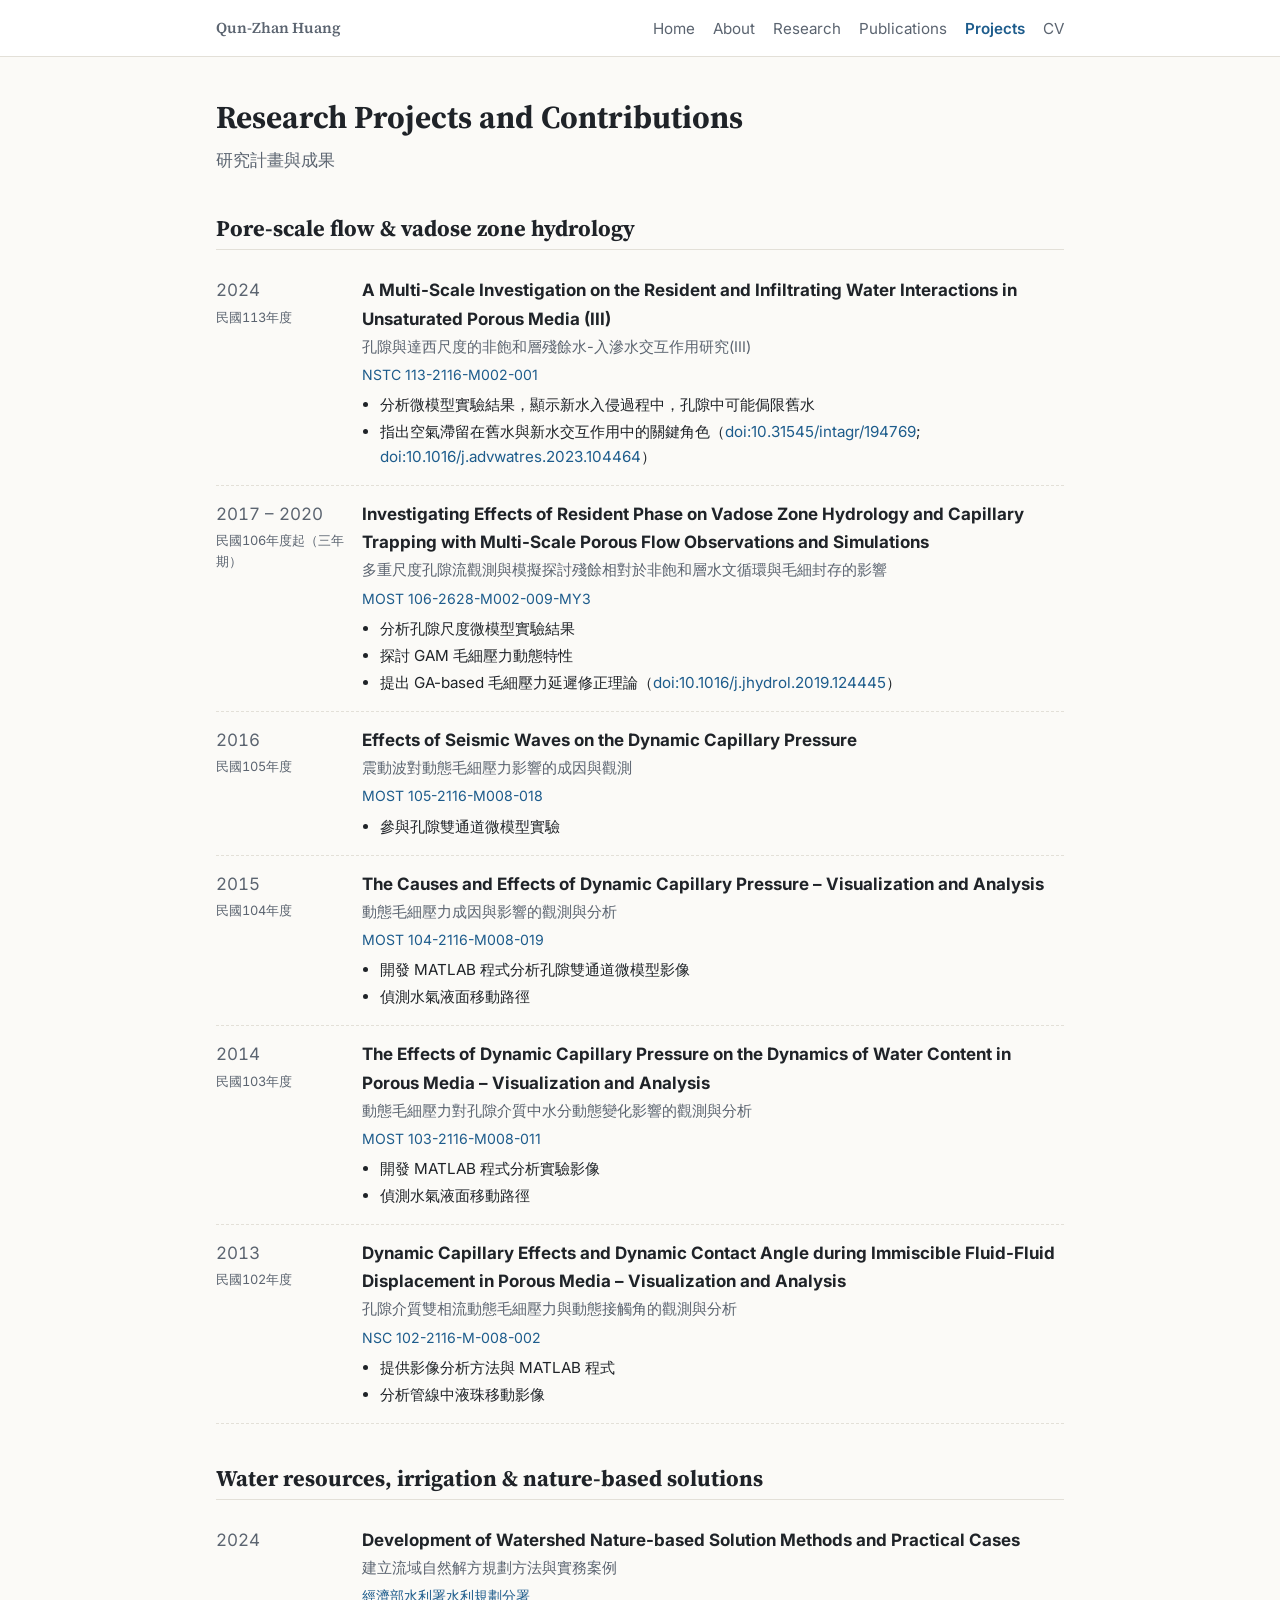
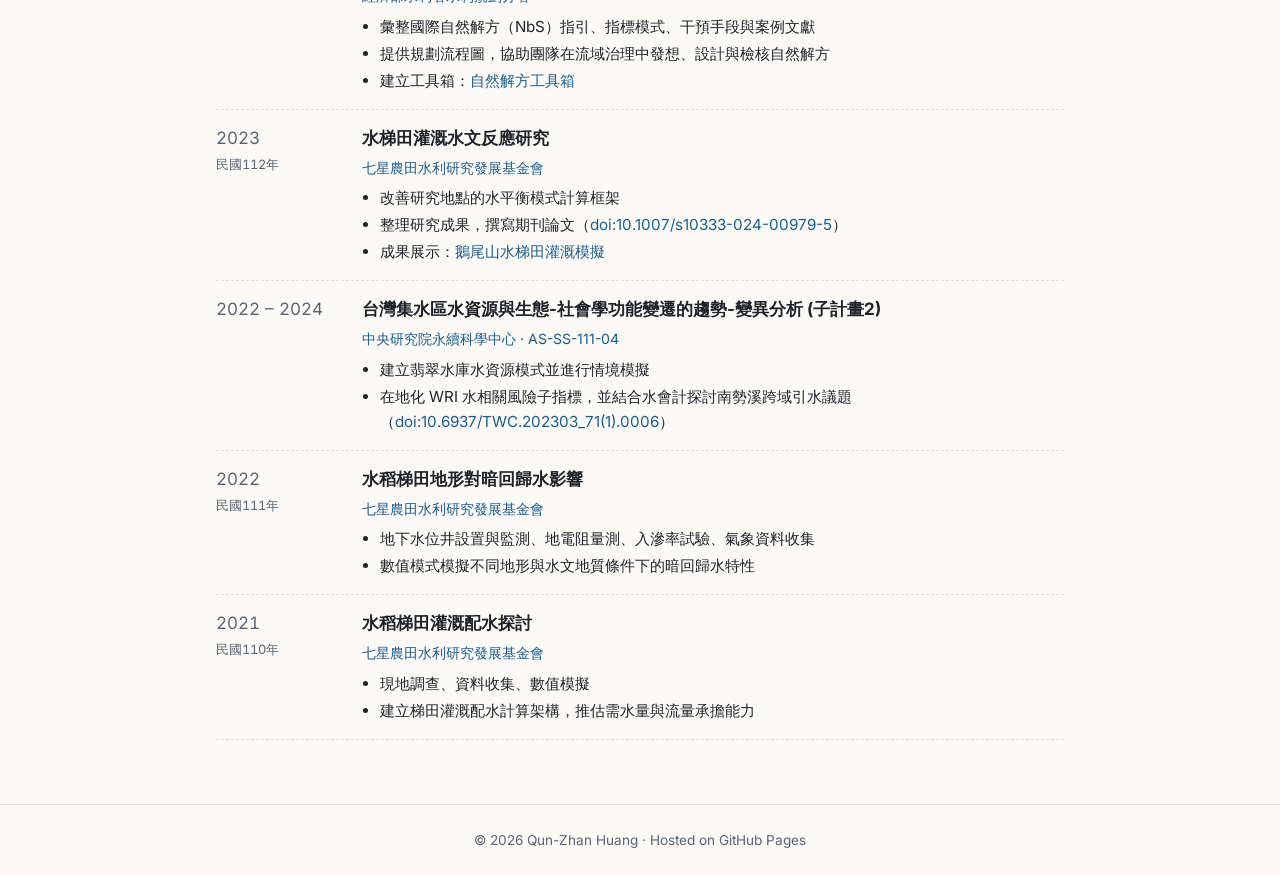
<file: projects.html>
<!DOCTYPE html>
<html lang="en">
<head>
  <meta charset="utf-8">
  <meta name="viewport" content="width=device-width, initial-scale=1">
  <title>Projects | Qun-Zhan Huang</title>
  <meta name="description" content="Qun-Zhan Huang — PhD candidate, Department of Bioenvironmental Systems Engineering, National Taiwan University. Soil water dynamics at the Darcy and pore scales.">
  <link rel="preconnect" href="https://fonts.googleapis.com">
  <link href="https://fonts.googleapis.com/css2?family=Inter:wght@400;600&family=Source+Serif+4:wght@400;600&display=swap" rel="stylesheet">
  <link rel="stylesheet" href="assets/css/style.css">
</head>
<body>
  <header class="site-header">
    <nav class="nav">
      <a class="brand" href="index.html">Qun-Zhan Huang</a>
      <ul>
        <li><a href="index.html">Home</a></li>
        <li><a href="about.html">About</a></li>
        <li><a href="research.html">Research</a></li>
        <li><a href="publications.html">Publications</a></li>
        <li><a href="projects.html" class="active">Projects</a></li>
        <li><a href="cv.html">CV</a></li>
      </ul>
    </nav>
  </header>
  <main>
    <h1>Research Projects and Contributions</h1>
    <p class="lead">研究計畫與成果</p>

    <h2>Pore-scale flow &amp; vadose zone hydrology</h2>
    <div class="cv-row proj"><div class="when">2024<div class="proj-roc" lang="zh-Hant">民國113年度</div></div>
      <div><strong>A Multi-Scale Investigation on the Resident and Infiltrating Water Interactions in Unsaturated Porous Media (III)</strong>
        <div class="proj-zh" lang="zh-Hant">孔隙與達西尺度的非飽和層殘餘水-入滲水交互作用研究(III)</div>
        <div class="proj-meta" lang="zh-Hant">NSTC 113-2116-M002-001</div><ul class="proj-role" lang="zh-Hant"><li>分析微模型實驗結果，顯示新水入侵過程中，孔隙中可能侷限舊水</li><li>指出空氣滯留在舊水與新水交互作用中的關鍵角色（<a href="https://doi.org/10.31545/intagr/194769">doi:10.31545/intagr/194769</a>; <a href="https://doi.org/10.1016/j.advwatres.2023.104464">doi:10.1016/j.advwatres.2023.104464</a>）</li></ul></div></div>
    <div class="cv-row proj"><div class="when">2017 – 2020<div class="proj-roc" lang="zh-Hant">民國106年度起（三年期）</div></div>
      <div><strong>Investigating Effects of Resident Phase on Vadose Zone Hydrology and Capillary Trapping with Multi-Scale Porous Flow Observations and Simulations</strong>
        <div class="proj-zh" lang="zh-Hant">多重尺度孔隙流觀測與模擬探討殘餘相對於非飽和層水文循環與毛細封存的影響</div>
        <div class="proj-meta" lang="zh-Hant">MOST 106-2628-M002-009-MY3</div><ul class="proj-role" lang="zh-Hant"><li>分析孔隙尺度微模型實驗結果</li><li>探討 GAM 毛細壓力動態特性</li><li>提出 GA-based 毛細壓力延遲修正理論（<a href="https://doi.org/10.1016/j.jhydrol.2019.124445">doi:10.1016/j.jhydrol.2019.124445</a>）</li></ul></div></div>
    <div class="cv-row proj"><div class="when">2016<div class="proj-roc" lang="zh-Hant">民國105年度</div></div>
      <div><strong>Effects of Seismic Waves on the Dynamic Capillary Pressure</strong>
        <div class="proj-zh" lang="zh-Hant">震動波對動態毛細壓力影響的成因與觀測</div>
        <div class="proj-meta" lang="zh-Hant">MOST 105-2116-M008-018</div><ul class="proj-role" lang="zh-Hant"><li>參與孔隙雙通道微模型實驗</li></ul></div></div>
    <div class="cv-row proj"><div class="when">2015<div class="proj-roc" lang="zh-Hant">民國104年度</div></div>
      <div><strong>The Causes and Effects of Dynamic Capillary Pressure – Visualization and Analysis</strong>
        <div class="proj-zh" lang="zh-Hant">動態毛細壓力成因與影響的觀測與分析</div>
        <div class="proj-meta" lang="zh-Hant">MOST 104-2116-M008-019</div><ul class="proj-role" lang="zh-Hant"><li>開發 MATLAB 程式分析孔隙雙通道微模型影像</li><li>偵測水氣液面移動路徑</li></ul></div></div>
    <div class="cv-row proj"><div class="when">2014<div class="proj-roc" lang="zh-Hant">民國103年度</div></div>
      <div><strong>The Effects of Dynamic Capillary Pressure on the Dynamics of Water Content in Porous Media – Visualization and Analysis</strong>
        <div class="proj-zh" lang="zh-Hant">動態毛細壓力對孔隙介質中水分動態變化影響的觀測與分析</div>
        <div class="proj-meta" lang="zh-Hant">MOST 103-2116-M008-011</div><ul class="proj-role" lang="zh-Hant"><li>開發 MATLAB 程式分析實驗影像</li><li>偵測水氣液面移動路徑</li></ul></div></div>
    <div class="cv-row proj"><div class="when">2013<div class="proj-roc" lang="zh-Hant">民國102年度</div></div>
      <div><strong>Dynamic Capillary Effects and Dynamic Contact Angle during Immiscible Fluid-Fluid Displacement in Porous Media – Visualization and Analysis</strong>
        <div class="proj-zh" lang="zh-Hant">孔隙介質雙相流動態毛細壓力與動態接觸角的觀測與分析</div>
        <div class="proj-meta" lang="zh-Hant">NSC 102-2116-M-008-002</div><ul class="proj-role" lang="zh-Hant"><li>提供影像分析方法與 MATLAB 程式</li><li>分析管線中液珠移動影像</li></ul></div></div>

    <h2>Water resources, irrigation &amp; nature-based solutions</h2>
    <div class="cv-row proj"><div class="when">2024</div>
      <div><strong>Development of Watershed Nature-based Solution Methods and Practical Cases</strong>
        <div class="proj-zh" lang="zh-Hant">建立流域自然解方規劃方法與實務案例</div>
        <div class="proj-meta" lang="zh-Hant">經濟部水利署水利規劃分署</div><ul class="proj-role" lang="zh-Hant"><li>彙整國際自然解方（NbS）指引、指標模式、干預手段與案例文獻</li><li>提供規劃流程圖，協助團隊在流域治理中發想、設計與檢核自然解方</li><li>建立工具箱：<a href="nbs-toolbox/index.html">自然解方工具箱</a></li></ul></div></div>
    <div class="cv-row proj"><div class="when">2023<div class="proj-roc" lang="zh-Hant">民國112年</div></div>
      <div><strong lang="zh-Hant">水梯田灌溉水文反應研究</strong>
        <div class="proj-meta" lang="zh-Hant">七星農田水利研究發展基金會</div><ul class="proj-role" lang="zh-Hant"><li>改善研究地點的水平衡模式計算框架</li><li>整理研究成果，撰寫期刊論文（<a href="https://doi.org/10.1007/s10333-024-00979-5">doi:10.1007/s10333-024-00979-5</a>）</li><li>成果展示：<a href="projects/ewei-terraced-paddy.html">鵝尾山水梯田灌溉模擬</a></li></ul></div></div>
    <div class="cv-row proj"><div class="when">2022 – 2024</div>
      <div><strong lang="zh-Hant">台灣集水區水資源與生態-社會學功能變遷的趨勢-變異分析 (子計畫2)</strong>
        <div class="proj-meta" lang="zh-Hant">中央研究院永續科學中心 · AS-SS-111-04</div><ul class="proj-role" lang="zh-Hant"><li>建立翡翠水庫水資源模式並進行情境模擬</li><li>在地化 WRI 水相關風險子指標，並結合水會計探討南勢溪跨域引水議題（<a href="https://doi.org/10.6937/TWC.202303_71(1).0006">doi:10.6937/TWC.202303_71(1).0006</a>）</li></ul></div></div>
    <div class="cv-row proj"><div class="when">2022<div class="proj-roc" lang="zh-Hant">民國111年</div></div>
      <div><strong lang="zh-Hant">水稻梯田地形對暗回歸水影響</strong>
        <div class="proj-meta" lang="zh-Hant">七星農田水利研究發展基金會</div><ul class="proj-role" lang="zh-Hant"><li>地下水位井設置與監測、地電阻量測、入滲率試驗、氣象資料收集</li><li>數值模式模擬不同地形與水文地質條件下的暗回歸水特性</li></ul></div></div>
    <div class="cv-row proj"><div class="when">2021<div class="proj-roc" lang="zh-Hant">民國110年</div></div>
      <div><strong lang="zh-Hant">水稻梯田灌溉配水探討</strong>
        <div class="proj-meta" lang="zh-Hant">七星農田水利研究發展基金會</div><ul class="proj-role" lang="zh-Hant"><li>現地調查、資料收集、數值模擬</li><li>建立梯田灌溉配水計算架構，推估需水量與流量承擔能力</li></ul></div></div>
  </main>
  <footer>© 2026 Qun-Zhan Huang · Hosted on GitHub Pages</footer>
</body>
</html>
</file>
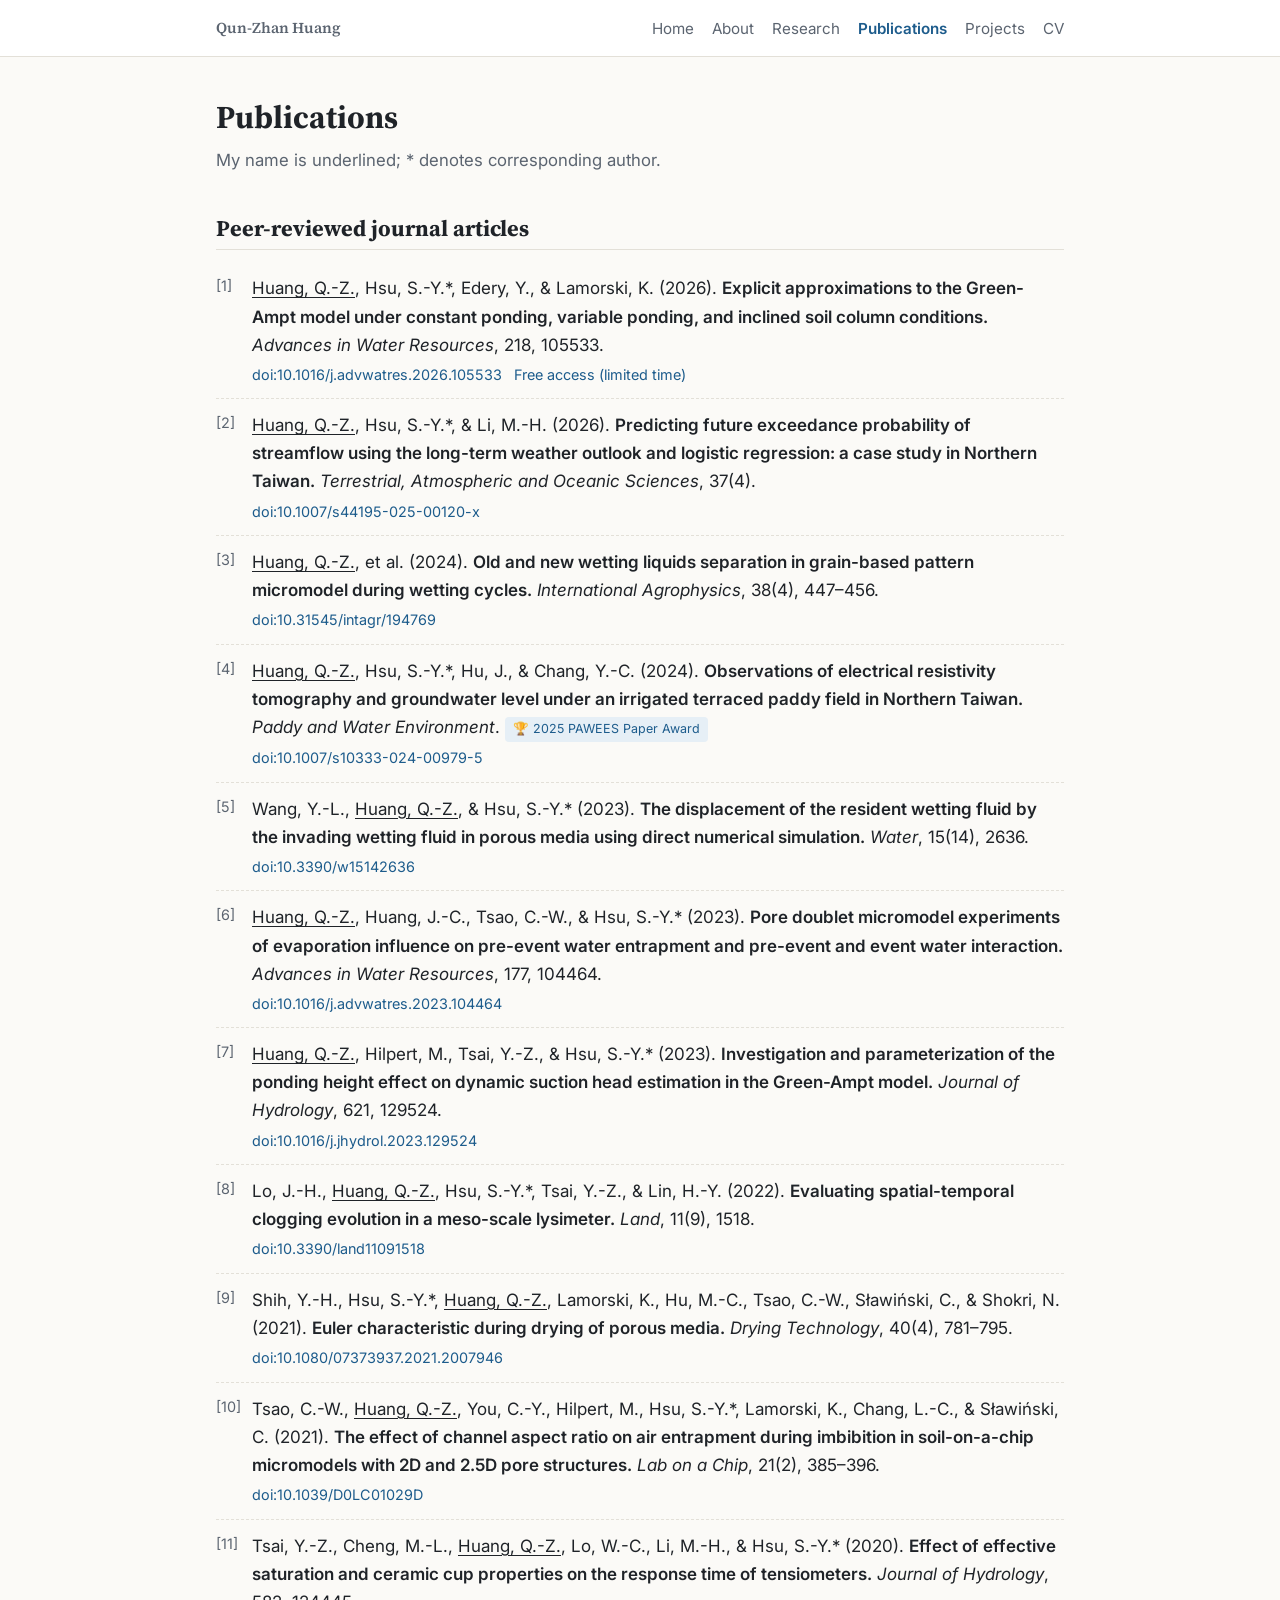
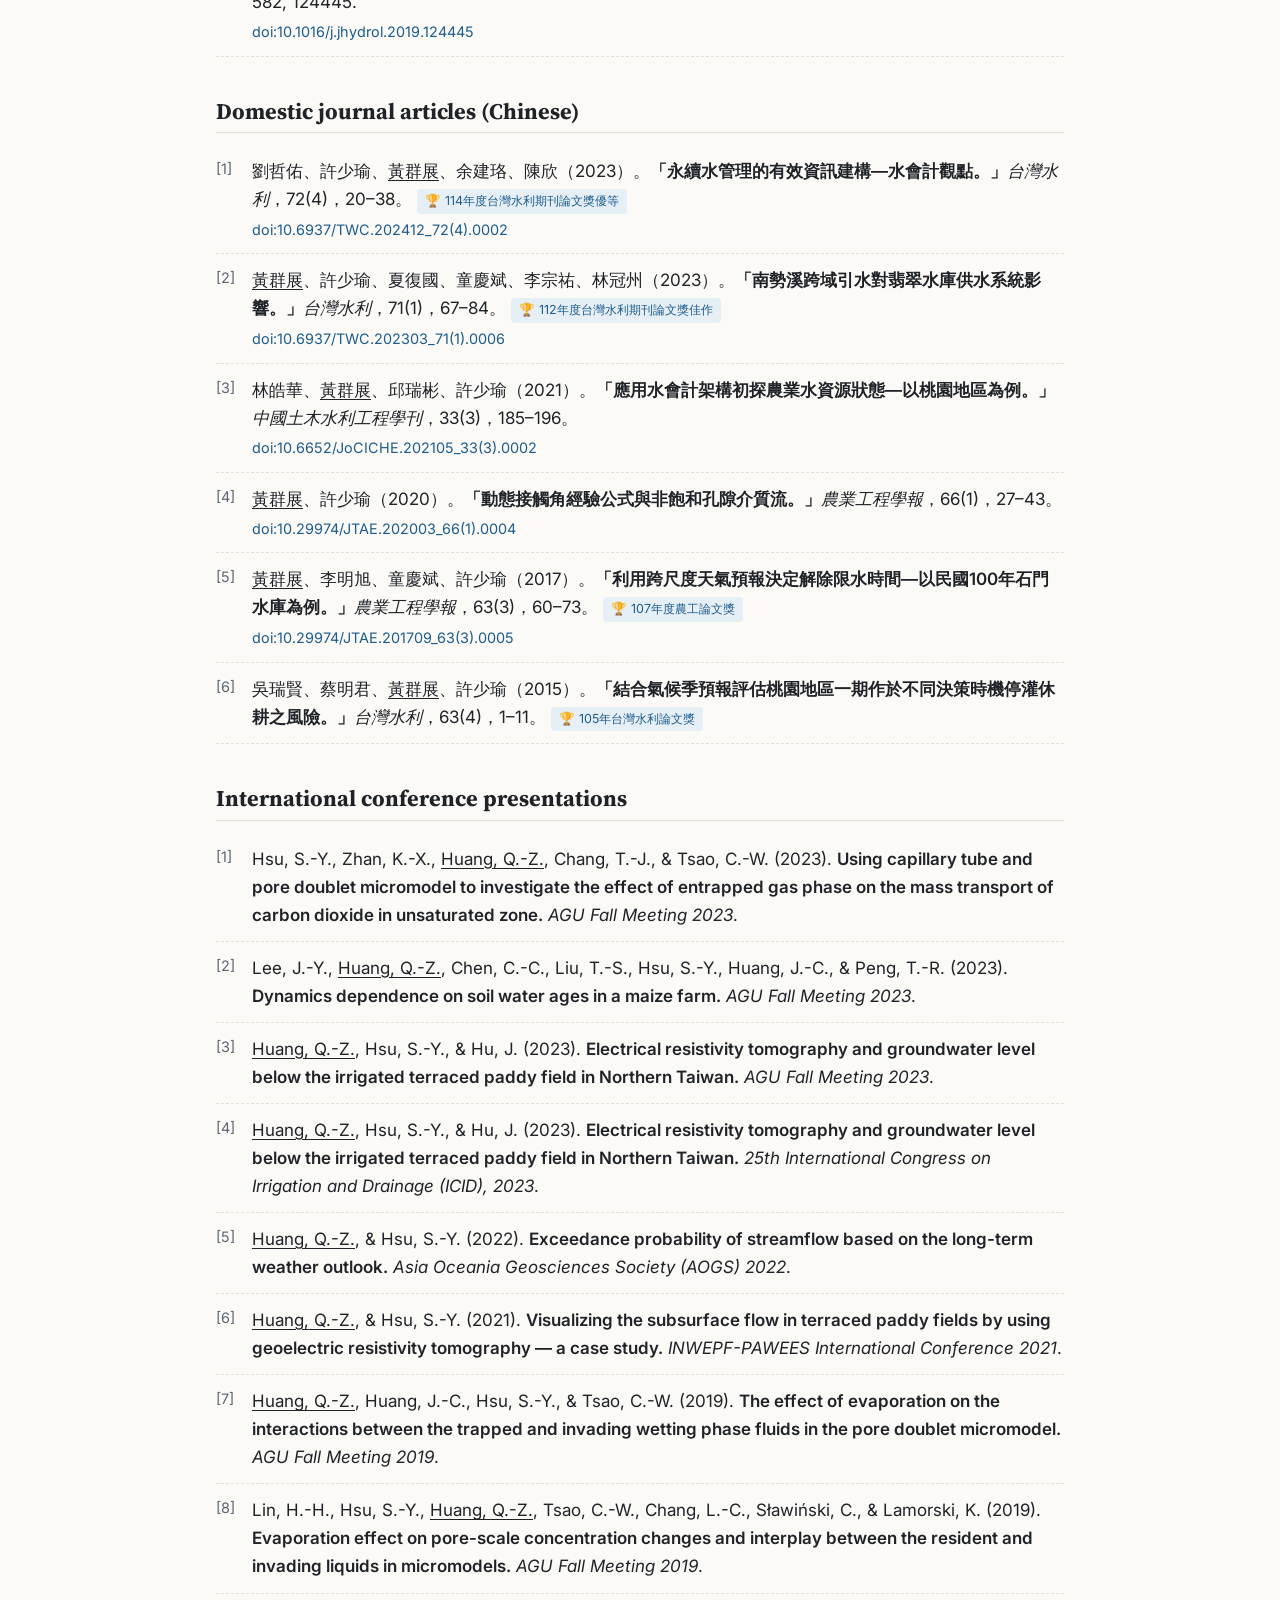
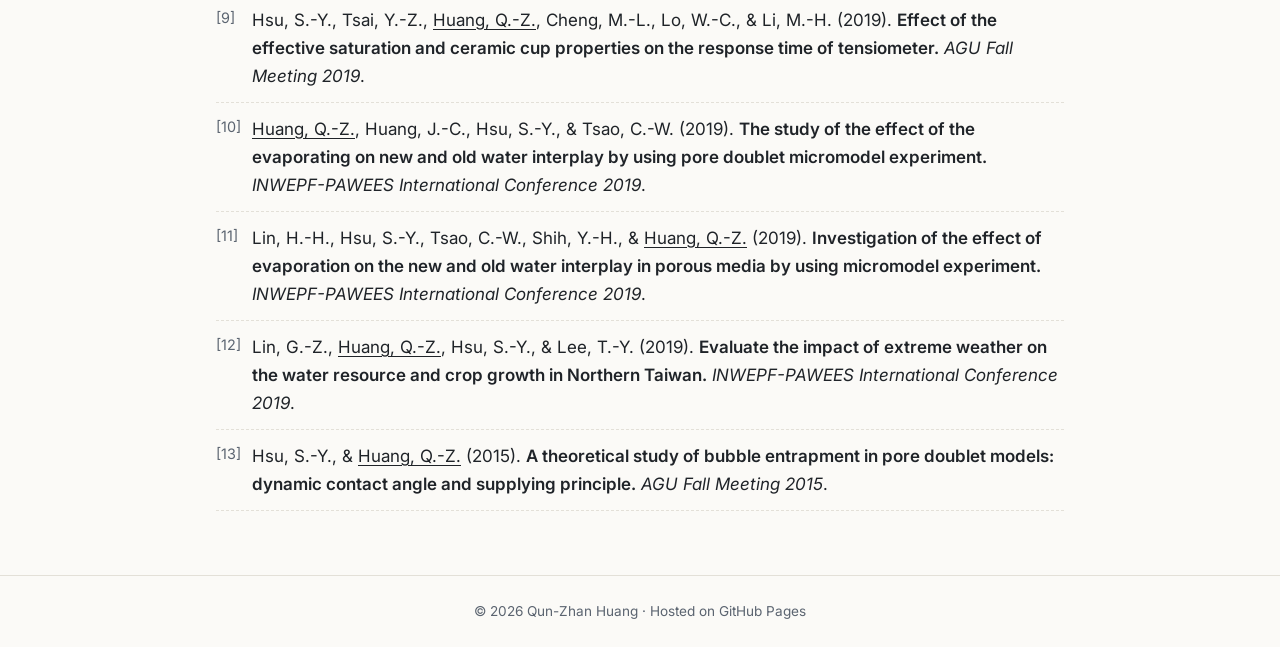
<file: publications.html>
<!DOCTYPE html>
<html lang="en">
<head>
  <meta charset="utf-8">
  <meta name="viewport" content="width=device-width, initial-scale=1">
  <title>Publications | Qun-Zhan Huang</title>
  <meta name="description" content="Qun-Zhan Huang — PhD candidate, Department of Bioenvironmental Systems Engineering, National Taiwan University. Soil water dynamics at the Darcy and pore scales.">
  <link rel="preconnect" href="https://fonts.googleapis.com">
  <link href="https://fonts.googleapis.com/css2?family=Inter:wght@400;600&family=Source+Serif+4:wght@400;600&display=swap" rel="stylesheet">
  <link rel="stylesheet" href="assets/css/style.css">
</head>
<body>
  <header class="site-header">
    <nav class="nav">
      <a class="brand" href="index.html">Qun-Zhan Huang</a>
      <ul>
        <li><a href="index.html">Home</a></li>
        <li><a href="about.html">About</a></li>
        <li><a href="research.html">Research</a></li>
        <li><a href="publications.html" class="active">Publications</a></li>
        <li><a href="projects.html">Projects</a></li>
        <li><a href="cv.html">CV</a></li>
      </ul>
    </nav>
  </header>
  <main>
    <h1>Publications</h1>
    <p class="lead">My name is underlined; * denotes corresponding author.</p>

    <h2>Peer-reviewed journal articles</h2>
    <ul class="pubs">
      <li><span class="me">Huang, Q.-Z.</span>, Hsu, S.-Y.*, Edery, Y., &amp; Lamorski, K. (2026). <span class="title">Explicit approximations to the Green-Ampt model under constant ponding, variable ponding, and inclined soil column conditions.</span> <span class="venue">Advances in Water Resources</span>, 218, 105533.
        <div class="meta"><a href="https://doi.org/10.1016/j.advwatres.2026.105533">doi:10.1016/j.advwatres.2026.105533</a><a href="https://authors.elsevier.com/c/1nyZg16J1nGaDJ">Free access (limited time)</a></div></li>
      <li><span class="me">Huang, Q.-Z.</span>, Hsu, S.-Y.*, &amp; Li, M.-H. (2026). <span class="title">Predicting future exceedance probability of streamflow using the long-term weather outlook and logistic regression: a case study in Northern Taiwan.</span> <span class="venue">Terrestrial, Atmospheric and Oceanic Sciences</span>, 37(4).
        <div class="meta"><a href="https://doi.org/10.1007/s44195-025-00120-x">doi:10.1007/s44195-025-00120-x</a></div></li>
      <li><span class="me">Huang, Q.-Z.</span>, et al. (2024). <span class="title">Old and new wetting liquids separation in grain-based pattern micromodel during wetting cycles.</span> <span class="venue">International Agrophysics</span>, 38(4), 447–456.
        <div class="meta"><a href="https://doi.org/10.31545/intagr/194769">doi:10.31545/intagr/194769</a></div></li>
      <li><span class="me">Huang, Q.-Z.</span>, Hsu, S.-Y.*, Hu, J., &amp; Chang, Y.-C. (2024). <span class="title">Observations of electrical resistivity tomography and groundwater level under an irrigated terraced paddy field in Northern Taiwan.</span> <span class="venue">Paddy and Water Environment</span>.
        <span class="tag">🏆 2025 PAWEES Paper Award</span><div class="meta"><a href="https://doi.org/10.1007/s10333-024-00979-5">doi:10.1007/s10333-024-00979-5</a></div></li>
      <li>Wang, Y.-L., <span class="me">Huang, Q.-Z.</span>, &amp; Hsu, S.-Y.* (2023). <span class="title">The displacement of the resident wetting fluid by the invading wetting fluid in porous media using direct numerical simulation.</span> <span class="venue">Water</span>, 15(14), 2636.
        <div class="meta"><a href="https://doi.org/10.3390/w15142636">doi:10.3390/w15142636</a></div></li>
      <li><span class="me">Huang, Q.-Z.</span>, Huang, J.-C., Tsao, C.-W., &amp; Hsu, S.-Y.* (2023). <span class="title">Pore doublet micromodel experiments of evaporation influence on pre-event water entrapment and pre-event and event water interaction.</span> <span class="venue">Advances in Water Resources</span>, 177, 104464.
        <div class="meta"><a href="https://doi.org/10.1016/j.advwatres.2023.104464">doi:10.1016/j.advwatres.2023.104464</a></div></li>
      <li><span class="me">Huang, Q.-Z.</span>, Hilpert, M., Tsai, Y.-Z., &amp; Hsu, S.-Y.* (2023). <span class="title">Investigation and parameterization of the ponding height effect on dynamic suction head estimation in the Green-Ampt model.</span> <span class="venue">Journal of Hydrology</span>, 621, 129524.
        <div class="meta"><a href="https://doi.org/10.1016/j.jhydrol.2023.129524">doi:10.1016/j.jhydrol.2023.129524</a></div></li>
      <li>Lo, J.-H., <span class="me">Huang, Q.-Z.</span>, Hsu, S.-Y.*, Tsai, Y.-Z., &amp; Lin, H.-Y. (2022). <span class="title">Evaluating spatial-temporal clogging evolution in a meso-scale lysimeter.</span> <span class="venue">Land</span>, 11(9), 1518.
        <div class="meta"><a href="https://doi.org/10.3390/land11091518">doi:10.3390/land11091518</a></div></li>
      <li>Shih, Y.-H., Hsu, S.-Y.*, <span class="me">Huang, Q.-Z.</span>, Lamorski, K., Hu, M.-C., Tsao, C.-W., Sławiński, C., &amp; Shokri, N. (2021). <span class="title">Euler characteristic during drying of porous media.</span> <span class="venue">Drying Technology</span>, 40(4), 781–795.
        <div class="meta"><a href="https://doi.org/10.1080/07373937.2021.2007946">doi:10.1080/07373937.2021.2007946</a></div></li>
      <li>Tsao, C.-W., <span class="me">Huang, Q.-Z.</span>, You, C.-Y., Hilpert, M., Hsu, S.-Y.*, Lamorski, K., Chang, L.-C., &amp; Sławiński, C. (2021). <span class="title">The effect of channel aspect ratio on air entrapment during imbibition in soil-on-a-chip micromodels with 2D and 2.5D pore structures.</span> <span class="venue">Lab on a Chip</span>, 21(2), 385–396.
        <div class="meta"><a href="https://doi.org/10.1039/D0LC01029D">doi:10.1039/D0LC01029D</a></div></li>
      <li>Tsai, Y.-Z., Cheng, M.-L., <span class="me">Huang, Q.-Z.</span>, Lo, W.-C., Li, M.-H., &amp; Hsu, S.-Y.* (2020). <span class="title">Effect of effective saturation and ceramic cup properties on the response time of tensiometers.</span> <span class="venue">Journal of Hydrology</span>, 582, 124445.
        <div class="meta"><a href="https://doi.org/10.1016/j.jhydrol.2019.124445">doi:10.1016/j.jhydrol.2019.124445</a></div></li>
    </ul>

    <h2>Domestic journal articles (Chinese)</h2>
    <ul class="pubs">
      <li lang="zh-Hant">劉哲佑、許少瑜、<span class="me">黃群展</span>、余建珞、陳欣（2023）。<span class="title">「永續水管理的有效資訊建構—水會計觀點。」</span><span class="venue">台灣水利</span>，72(4)，20–38。 <span class="tag">🏆 114年度台灣水利期刊論文獎優等</span>
        <div class="meta"><a href="https://doi.org/10.6937/TWC.202412_72(4).0002">doi:10.6937/TWC.202412_72(4).0002</a></div></li>
      <li lang="zh-Hant"><span class="me">黃群展</span>、許少瑜、夏復國、童慶斌、李宗祐、林冠州（2023）。<span class="title">「南勢溪跨域引水對翡翠水庫供水系統影響。」</span><span class="venue">台灣水利</span>，71(1)，67–84。 <span class="tag">🏆 112年度台灣水利期刊論文獎佳作</span>
        <div class="meta"><a href="https://doi.org/10.6937/TWC.202303_71(1).0006">doi:10.6937/TWC.202303_71(1).0006</a></div></li>
      <li lang="zh-Hant">林皓華、<span class="me">黃群展</span>、邱瑞彬、許少瑜（2021）。<span class="title">「應用水會計架構初探農業水資源狀態—以桃園地區為例。」</span><span class="venue">中國土木水利工程學刊</span>，33(3)，185–196。
        <div class="meta"><a href="https://doi.org/10.6652/JoCICHE.202105_33(3).0002">doi:10.6652/JoCICHE.202105_33(3).0002</a></div></li>
      <li lang="zh-Hant"><span class="me">黃群展</span>、許少瑜（2020）。<span class="title">「動態接觸角經驗公式與非飽和孔隙介質流。」</span><span class="venue">農業工程學報</span>，66(1)，27–43。
        <div class="meta"><a href="https://doi.org/10.29974/JTAE.202003_66(1).0004">doi:10.29974/JTAE.202003_66(1).0004</a></div></li>
      <li lang="zh-Hant"><span class="me">黃群展</span>、李明旭、童慶斌、許少瑜（2017）。<span class="title">「利用跨尺度天氣預報決定解除限水時間—以民國100年石門水庫為例。」</span><span class="venue">農業工程學報</span>，63(3)，60–73。 <span class="tag">🏆 107年度農工論文獎</span>
        <div class="meta"><a href="https://doi.org/10.29974/JTAE.201709_63(3).0005">doi:10.29974/JTAE.201709_63(3).0005</a></div></li>
      <li lang="zh-Hant">吳瑞賢、蔡明君、<span class="me">黃群展</span>、許少瑜（2015）。<span class="title">「結合氣候季預報評估桃園地區一期作於不同決策時機停灌休耕之風險。」</span><span class="venue">台灣水利</span>，63(4)，1–11。 <span class="tag">🏆 105年台灣水利論文獎</span>
        </li>
    </ul>

    <h2>International conference presentations</h2>
    <ul class="pubs">
      <li>Hsu, S.-Y., Zhan, K.-X., <span class="me">Huang, Q.-Z.</span>, Chang, T.-J., &amp; Tsao, C.-W. (2023). <span class="title">Using capillary tube and pore doublet micromodel to investigate the effect of entrapped gas phase on the mass transport of carbon dioxide in unsaturated zone.</span> <span class="venue">AGU Fall Meeting 2023</span>.</li>
      <li>Lee, J.-Y., <span class="me">Huang, Q.-Z.</span>, Chen, C.-C., Liu, T.-S., Hsu, S.-Y., Huang, J.-C., &amp; Peng, T.-R. (2023). <span class="title">Dynamics dependence on soil water ages in a maize farm.</span> <span class="venue">AGU Fall Meeting 2023</span>.</li>
      <li><span class="me">Huang, Q.-Z.</span>, Hsu, S.-Y., &amp; Hu, J. (2023). <span class="title">Electrical resistivity tomography and groundwater level below the irrigated terraced paddy field in Northern Taiwan.</span> <span class="venue">AGU Fall Meeting 2023</span>.</li>
      <li><span class="me">Huang, Q.-Z.</span>, Hsu, S.-Y., &amp; Hu, J. (2023). <span class="title">Electrical resistivity tomography and groundwater level below the irrigated terraced paddy field in Northern Taiwan.</span> <span class="venue">25th International Congress on Irrigation and Drainage (ICID), 2023</span>.</li>
      <li><span class="me">Huang, Q.-Z.</span>, &amp; Hsu, S.-Y. (2022). <span class="title">Exceedance probability of streamflow based on the long-term weather outlook.</span> <span class="venue">Asia Oceania Geosciences Society (AOGS) 2022</span>.</li>
      <li><span class="me">Huang, Q.-Z.</span>, &amp; Hsu, S.-Y. (2021). <span class="title">Visualizing the subsurface flow in terraced paddy fields by using geoelectric resistivity tomography — a case study.</span> <span class="venue">INWEPF-PAWEES International Conference 2021</span>.</li>
      <li><span class="me">Huang, Q.-Z.</span>, Huang, J.-C., Hsu, S.-Y., &amp; Tsao, C.-W. (2019). <span class="title">The effect of evaporation on the interactions between the trapped and invading wetting phase fluids in the pore doublet micromodel.</span> <span class="venue">AGU Fall Meeting 2019</span>.</li>
      <li>Lin, H.-H., Hsu, S.-Y., <span class="me">Huang, Q.-Z.</span>, Tsao, C.-W., Chang, L.-C., Sławiński, C., &amp; Lamorski, K. (2019). <span class="title">Evaporation effect on pore-scale concentration changes and interplay between the resident and invading liquids in micromodels.</span> <span class="venue">AGU Fall Meeting 2019</span>.</li>
      <li>Hsu, S.-Y., Tsai, Y.-Z., <span class="me">Huang, Q.-Z.</span>, Cheng, M.-L., Lo, W.-C., &amp; Li, M.-H. (2019). <span class="title">Effect of the effective saturation and ceramic cup properties on the response time of tensiometer.</span> <span class="venue">AGU Fall Meeting 2019</span>.</li>
      <li><span class="me">Huang, Q.-Z.</span>, Huang, J.-C., Hsu, S.-Y., &amp; Tsao, C.-W. (2019). <span class="title">The study of the effect of the evaporating on new and old water interplay by using pore doublet micromodel experiment.</span> <span class="venue">INWEPF-PAWEES International Conference 2019</span>.</li>
      <li>Lin, H.-H., Hsu, S.-Y., Tsao, C.-W., Shih, Y.-H., &amp; <span class="me">Huang, Q.-Z.</span> (2019). <span class="title">Investigation of the effect of evaporation on the new and old water interplay in porous media by using micromodel experiment.</span> <span class="venue">INWEPF-PAWEES International Conference 2019</span>.</li>
      <li>Lin, G.-Z., <span class="me">Huang, Q.-Z.</span>, Hsu, S.-Y., &amp; Lee, T.-Y. (2019). <span class="title">Evaluate the impact of extreme weather on the water resource and crop growth in Northern Taiwan.</span> <span class="venue">INWEPF-PAWEES International Conference 2019</span>.</li>
      <li>Hsu, S.-Y., &amp; <span class="me">Huang, Q.-Z.</span> (2015). <span class="title">A theoretical study of bubble entrapment in pore doublet models: dynamic contact angle and supplying principle.</span> <span class="venue">AGU Fall Meeting 2015</span>.</li>
    </ul>
  </main>
  <footer>© 2026 Qun-Zhan Huang · Hosted on GitHub Pages</footer>
</body>
</html>
</file>
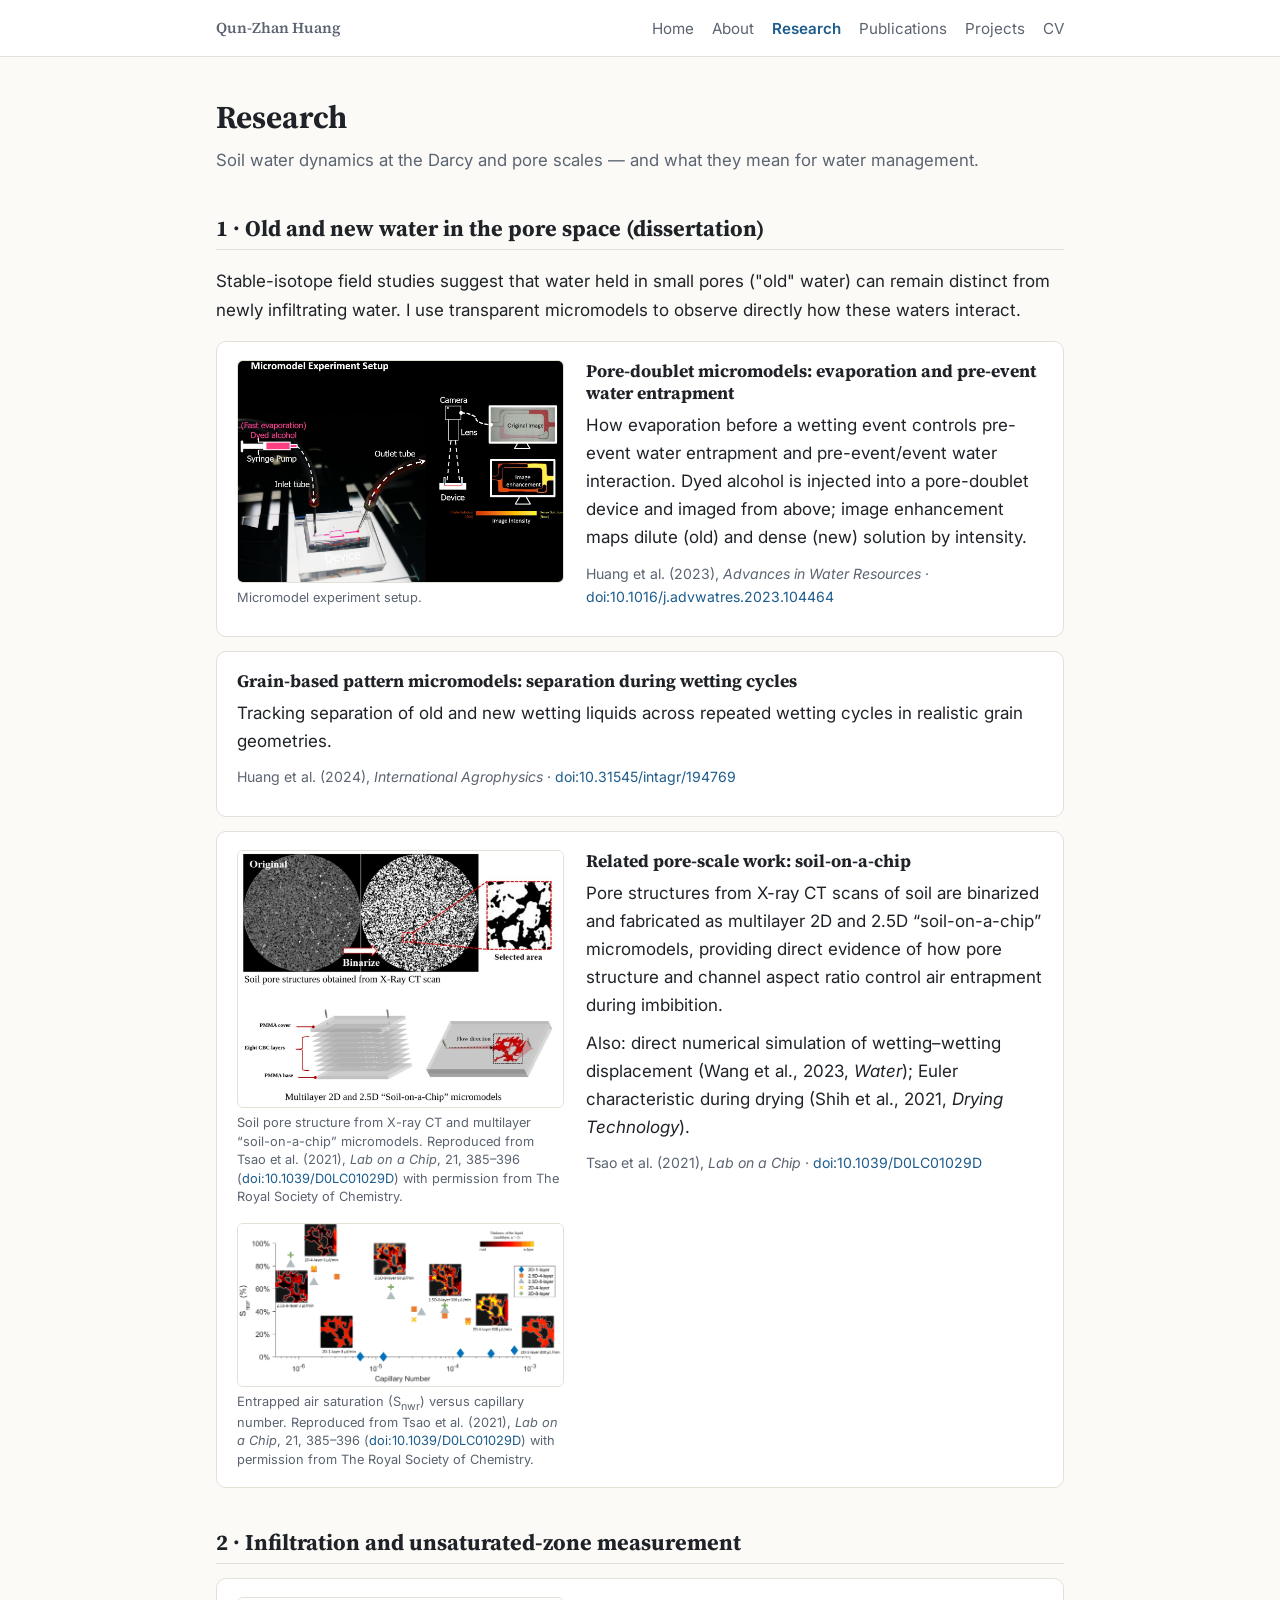
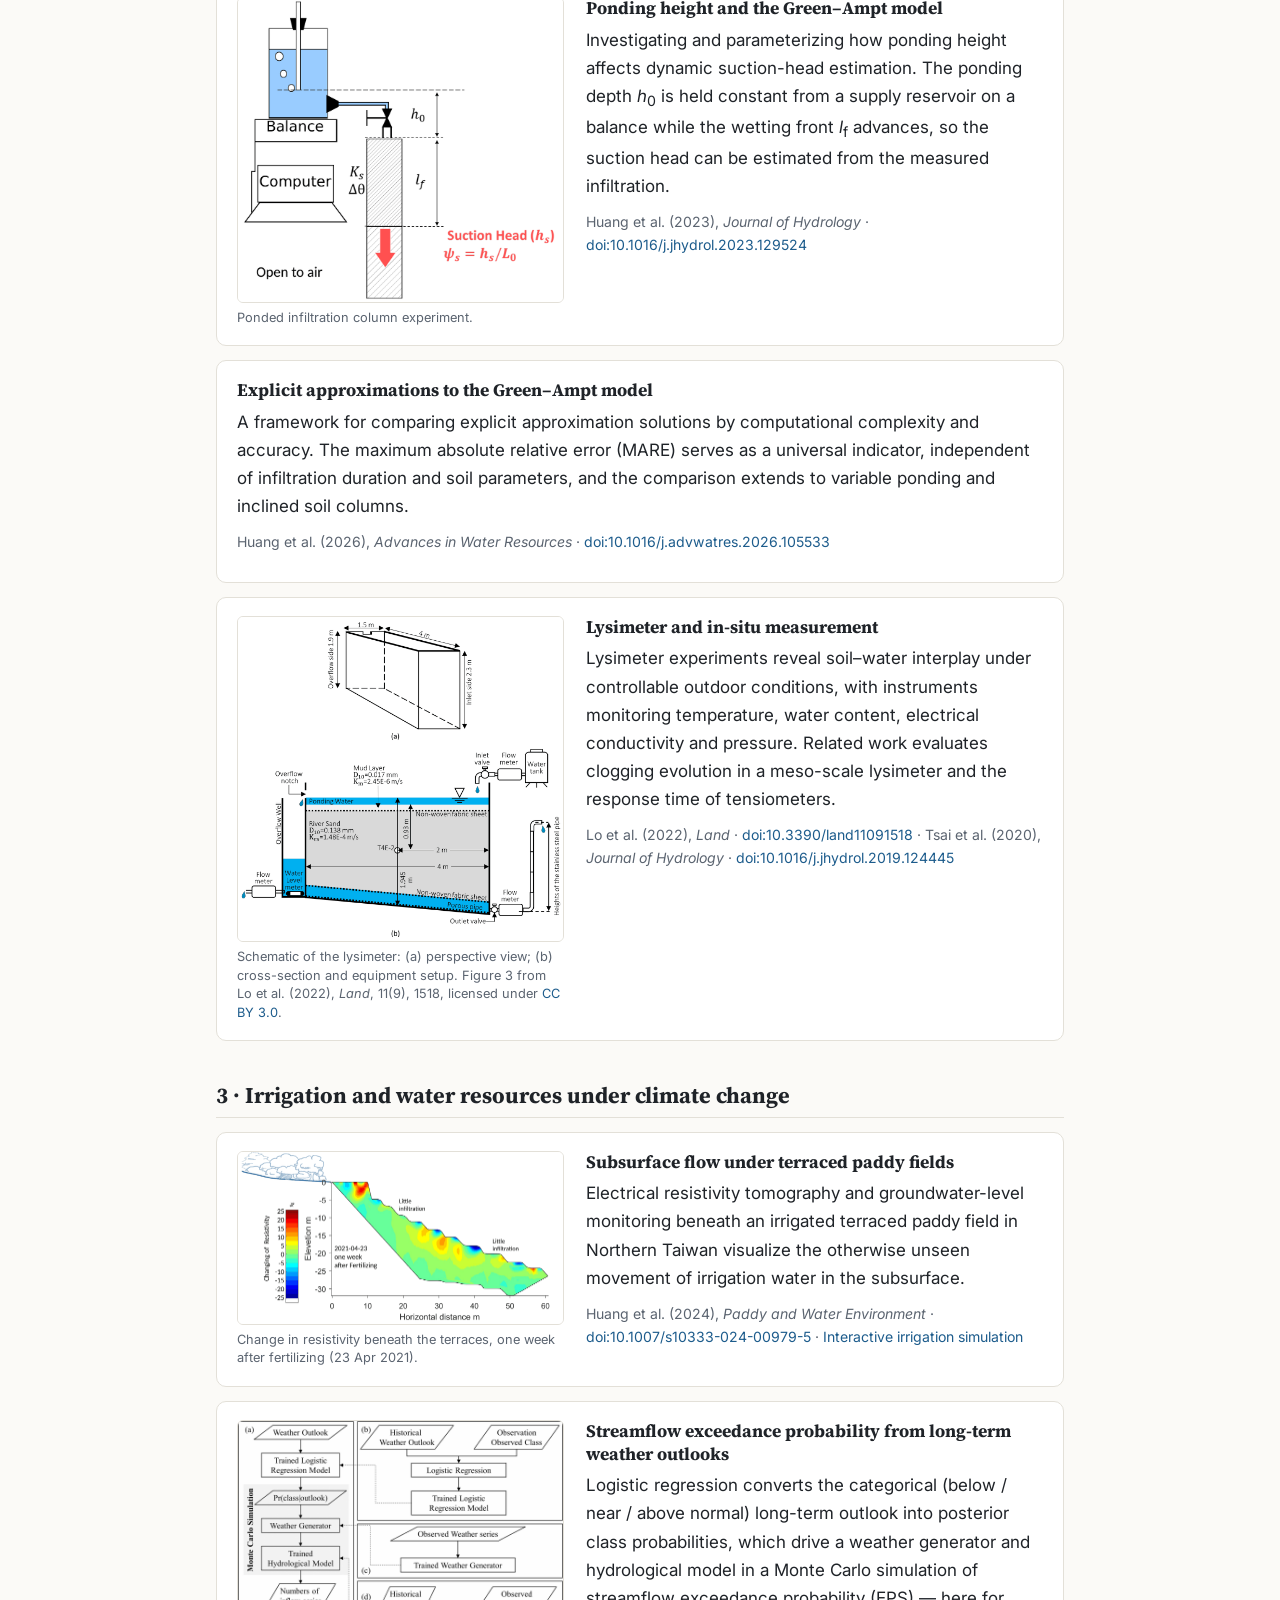
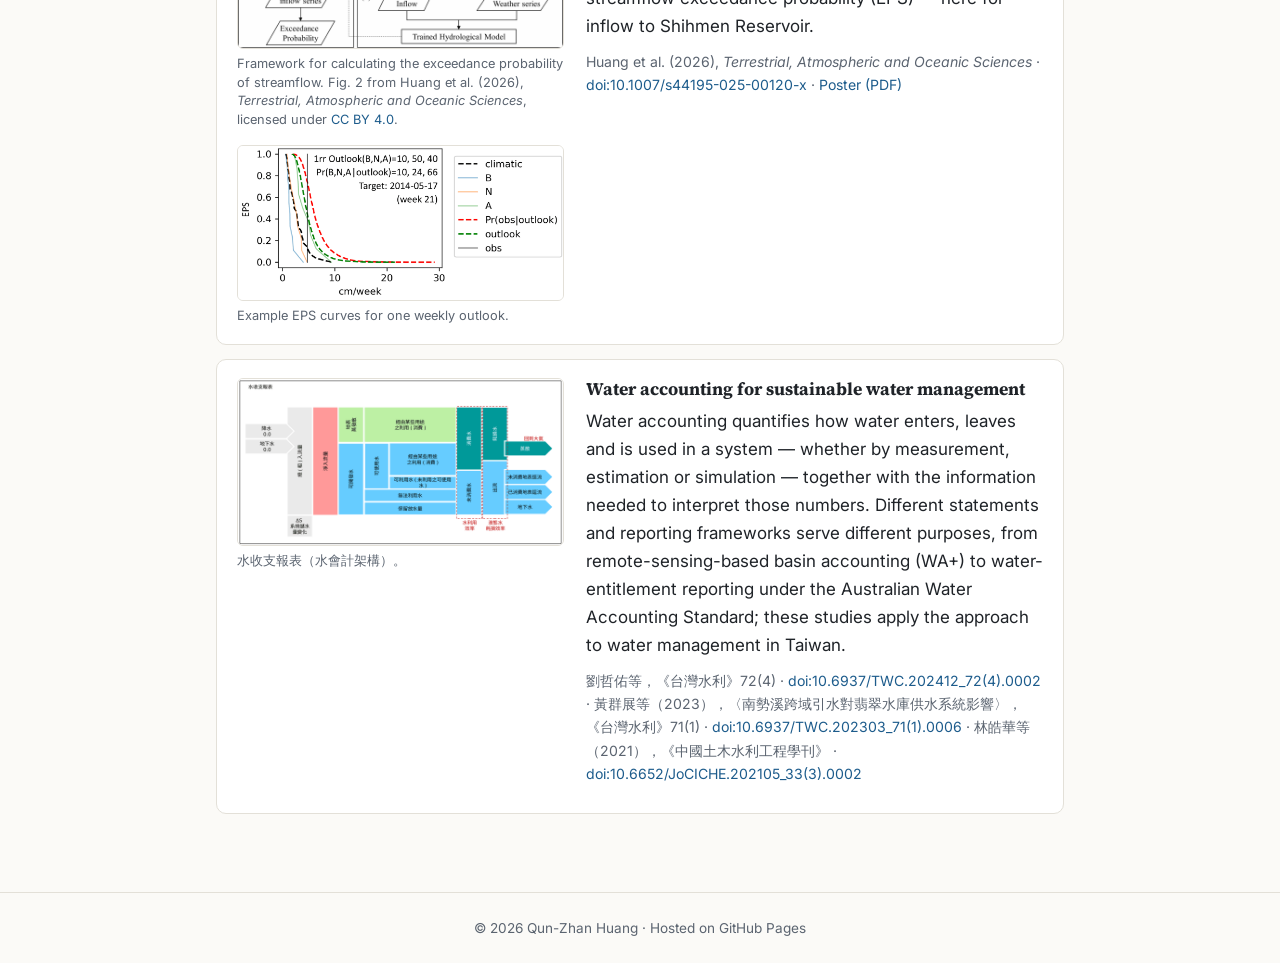
<file: research.html>
<!DOCTYPE html>
<html lang="en">
<head>
  <meta charset="utf-8">
  <meta name="viewport" content="width=device-width, initial-scale=1">
  <title>Research | Qun-Zhan Huang</title>
  <meta name="description" content="Qun-Zhan Huang — PhD candidate, Department of Bioenvironmental Systems Engineering, National Taiwan University. Soil water dynamics at the Darcy and pore scales.">
  <link rel="preconnect" href="https://fonts.googleapis.com">
  <link href="https://fonts.googleapis.com/css2?family=Inter:wght@400;600&family=Source+Serif+4:wght@400;600&display=swap" rel="stylesheet">
  <link rel="stylesheet" href="assets/css/style.css">
</head>
<body>
  <header class="site-header">
    <nav class="nav">
      <a class="brand" href="index.html">Qun-Zhan Huang</a>
      <ul>
        <li><a href="index.html">Home</a></li>
        <li><a href="about.html">About</a></li>
        <li><a href="research.html" class="active">Research</a></li>
        <li><a href="publications.html">Publications</a></li>
        <li><a href="projects.html">Projects</a></li>
        <li><a href="cv.html">CV</a></li>
      </ul>
    </nav>
  </header>
  <main>
    <h1>Research</h1>
    <p class="lead">Soil water dynamics at the Darcy and pore scales — and what they mean for water management.</p>

    <h2>1 · Old and new water in the pore space (dissertation)</h2>
    <p>Stable-isotope field studies suggest that water held in small pores ("old" water) can remain distinct from
       newly infiltrating water. I use transparent micromodels to observe directly how these waters interact.</p>
    <div class="card rcard"><div class="rfigs"><figure class="rfig"><a href="assets/images/research/micromodel-setup.jpg"><img src="assets/images/research/micromodel-setup.jpg" alt="Micromodel experiment setup: syringe pump, pore-doublet device, camera and image enhancement" width="1255" height="855" loading="lazy"></a><figcaption>Micromodel experiment setup.</figcaption></figure></div><div class="rtext"><h3>Pore-doublet micromodels: evaporation and pre-event water entrapment</h3><p>How evaporation before a wetting event controls pre-event water entrapment and pre-event/event water interaction. Dyed alcohol is injected into a pore-doublet device and imaged from above; image enhancement maps dilute (old) and dense (new) solution by intensity.</p><p class="rcite">Huang et al. (2023), <em>Advances in Water Resources</em> · <a href="https://doi.org/10.1016/j.advwatres.2023.104464">doi:10.1016/j.advwatres.2023.104464</a></p></div></div>
    <div class="card"><div class="rtext"><h3>Grain-based pattern micromodels: separation during wetting cycles</h3><p>Tracking separation of old and new wetting liquids across repeated wetting cycles in realistic grain geometries.</p><p class="rcite">Huang et al. (2024), <em>International Agrophysics</em> · <a href="https://doi.org/10.31545/intagr/194769">doi:10.31545/intagr/194769</a></p></div></div>
    <div class="card rcard"><div class="rfigs"><figure class="rfig"><a href="assets/images/research/soil-on-a-chip.jpg"><img src="assets/images/research/soil-on-a-chip.jpg" alt="Soil pore structure from X-ray CT, binarized and fabricated as multilayer soil-on-a-chip micromodels" width="1200" height="946" loading="lazy"></a><figcaption>Soil pore structure from X-ray CT and multilayer “soil-on-a-chip” micromodels. Reproduced from Tsao et al. (2021), <em>Lab on a Chip</em>, 21, 385–396 (<a href="https://doi.org/10.1039/D0LC01029D">doi:10.1039/D0LC01029D</a>) with permission from The Royal Society of Chemistry.</figcaption></figure><figure class="rfig"><a href="assets/images/research/snwr-capillary-number.png"><img src="assets/images/research/snwr-capillary-number.png" alt="Entrapped air saturation versus capillary number for 2D and 2.5D micromodels" width="1400" height="698" loading="lazy"></a><figcaption>Entrapped air saturation (S<sub>nwr</sub>) versus capillary number. Reproduced from Tsao et al. (2021), <em>Lab on a Chip</em>, 21, 385–396 (<a href="https://doi.org/10.1039/D0LC01029D">doi:10.1039/D0LC01029D</a>) with permission from The Royal Society of Chemistry.</figcaption></figure></div><div class="rtext"><h3>Related pore-scale work: soil-on-a-chip</h3><p>Pore structures from X-ray CT scans of soil are binarized and fabricated as multilayer 2D and 2.5D &ldquo;soil-on-a-chip&rdquo; micromodels, providing direct evidence of how pore structure and channel aspect ratio control air entrapment during imbibition.</p><p>Also: direct numerical simulation of wetting–wetting displacement (Wang et al., 2023, <em>Water</em>); Euler characteristic during drying (Shih et al., 2021, <em>Drying Technology</em>).</p><p class="rcite">Tsao et al. (2021), <em>Lab on a Chip</em> · <a href="https://doi.org/10.1039/D0LC01029D">doi:10.1039/D0LC01029D</a></p></div></div>

    <h2>2 · Infiltration and unsaturated-zone measurement</h2>
    <div class="card rcard"><div class="rfigs"><figure class="rfig"><a href="assets/images/research/green-ampt-setup.png"><img src="assets/images/research/green-ampt-setup.png" alt="Ponded infiltration column experiment with balance, computer and suction head definition" width="900" height="841" loading="lazy"></a><figcaption>Ponded infiltration column experiment.</figcaption></figure></div><div class="rtext"><h3>Ponding height and the Green–Ampt model</h3><p>Investigating and parameterizing how ponding height affects dynamic suction-head estimation. The ponding depth <i>h</i><sub>0</sub> is held constant from a supply reservoir on a balance while the wetting front <i>l</i><sub>f</sub> advances, so the suction head can be estimated from the measured infiltration.</p><p class="rcite">Huang et al. (2023), <em>Journal of Hydrology</em> · <a href="https://doi.org/10.1016/j.jhydrol.2023.129524">doi:10.1016/j.jhydrol.2023.129524</a></p></div></div>
    <div class="card"><div class="rtext"><h3>Explicit approximations to the Green–Ampt model</h3><p>A framework for comparing explicit approximation solutions by computational complexity and accuracy. The maximum absolute relative error (MARE) serves as a universal indicator, independent of infiltration duration and soil parameters, and the comparison extends to variable ponding and inclined soil columns.</p><p class="rcite">Huang et al. (2026), <em>Advances in Water Resources</em> · <a href="https://doi.org/10.1016/j.advwatres.2026.105533">doi:10.1016/j.advwatres.2026.105533</a></p></div></div>
    <div class="card rcard"><div class="rfigs"><figure class="rfig"><a href="assets/images/research/lysimeter-land2022-fig3.png"><img src="assets/images/research/lysimeter-land2022-fig3.png" alt="Schematic of the meso-scale lysimeter: (a) perspective view with dimensions and (b) cross-section with river sand, mud layer, tensiometer, inlet, outlet and overflow equipment" width="1200" height="1200" loading="lazy"></a><figcaption>Schematic of the lysimeter: (a) perspective view; (b) cross-section and equipment setup. Figure 3 from Lo et al. (2022), <em>Land</em>, 11(9), 1518, licensed under <a href="https://creativecommons.org/licenses/by/3.0/">CC BY 3.0</a>.</figcaption></figure></div><div class="rtext"><h3>Lysimeter and in-situ measurement</h3><p>Lysimeter experiments reveal soil–water interplay under controllable outdoor conditions, with instruments monitoring temperature, water content, electrical conductivity and pressure. Related work evaluates clogging evolution in a meso-scale lysimeter and the response time of tensiometers.</p><p class="rcite">Lo et al. (2022), <em>Land</em> · <a href="https://doi.org/10.3390/land11091518">doi:10.3390/land11091518</a> · Tsai et al. (2020), <em>Journal of Hydrology</em> · <a href="https://doi.org/10.1016/j.jhydrol.2019.124445">doi:10.1016/j.jhydrol.2019.124445</a></p></div></div>

    <h2>3 · Irrigation and water resources under climate change</h2>
    <div class="card rcard"><div class="rfigs"><figure class="rfig"><a href="assets/images/research/ert-terraced-paddy.png"><img src="assets/images/research/ert-terraced-paddy.png" alt="Change in electrical resistivity beneath terraced paddy fields one week after fertilizing, 23 April 2021" width="1300" height="689" loading="lazy"></a><figcaption>Change in resistivity beneath the terraces, one week after fertilizing (23 Apr 2021).</figcaption></figure></div><div class="rtext"><h3>Subsurface flow under terraced paddy fields</h3><p>Electrical resistivity tomography and groundwater-level monitoring beneath an irrigated terraced paddy field in Northern Taiwan visualize the otherwise unseen movement of irrigation water in the subsurface.</p><p class="rcite">Huang et al. (2024), <em>Paddy and Water Environment</em> · <a href="https://doi.org/10.1007/s10333-024-00979-5">doi:10.1007/s10333-024-00979-5</a> · <a href="projects/ewei-terraced-paddy.html">Interactive irrigation simulation</a></p></div></div>
    <div class="card rcard"><div class="rfigs"><figure class="rfig"><a href="assets/images/research/streamflow-framework.png"><img src="assets/images/research/streamflow-framework.png" alt="Framework for calculating the exceedance probability of streamflow: logistic regression, weather generator and hydrological model in a Monte Carlo simulation" width="1400" height="980" loading="lazy"></a><figcaption>Framework for calculating the exceedance probability of streamflow. Fig. 2 from Huang et al. (2026), <em>Terrestrial, Atmospheric and Oceanic Sciences</em>, licensed under <a href="https://creativecommons.org/licenses/by/4.0/">CC BY 4.0</a>.</figcaption></figure><figure class="rfig"><a href="assets/images/research/streamflow-eps.png"><img src="assets/images/research/streamflow-eps.png" alt="Example exceedance probability curves comparing outlook-based and climatological estimates" width="1200" height="569" loading="lazy"></a><figcaption>Example EPS curves for one weekly outlook.</figcaption></figure></div><div class="rtext"><h3>Streamflow exceedance probability from long-term weather outlooks</h3><p>Logistic regression converts the categorical (below / near / above normal) long-term outlook into posterior class probabilities, which drive a weather generator and hydrological model in a Monte Carlo simulation of streamflow exceedance probability (EPS) — here for inflow to Shihmen Reservoir.</p><p class="rcite">Huang et al. (2026), <em>Terrestrial, Atmospheric and Oceanic Sciences</em> · <a href="https://doi.org/10.1007/s44195-025-00120-x">doi:10.1007/s44195-025-00120-x</a> · <a href="assets/pdf/streamflow-poster-2022.pdf">Poster (PDF)</a></p></div></div>
    <div class="card rcard"><div class="rfigs"><figure class="rfig"><a href="assets/images/research/water-accounting.png"><img src="assets/images/research/water-accounting.png" alt="水收支報表：水會計架構示意" width="1400" height="716" loading="lazy"></a><figcaption><span lang="zh-Hant">水收支報表（水會計架構）。</span></figcaption></figure></div><div class="rtext"><h3>Water accounting for sustainable water management</h3><p>Water accounting quantifies how water enters, leaves and is used in a system — whether by measurement, estimation or simulation — together with the information needed to interpret those numbers. Different statements and reporting frameworks serve different purposes, from remote-sensing-based basin accounting (WA+) to water-entitlement reporting under the Australian Water Accounting Standard; these studies apply the approach to water management in Taiwan.</p><p class="rcite"><span lang="zh-Hant">劉哲佑等，《台灣水利》72(4)</span> · <a href="https://doi.org/10.6937/TWC.202412_72(4).0002">doi:10.6937/TWC.202412_72(4).0002</a> · <span lang="zh-Hant">黃群展等（2023），〈南勢溪跨域引水對翡翠水庫供水系統影響〉，《台灣水利》71(1)</span> · <a href="https://doi.org/10.6937/TWC.202303_71(1).0006">doi:10.6937/TWC.202303_71(1).0006</a> · <span lang="zh-Hant">林皓華等（2021），《中國土木水利工程學刊》</span> · <a href="https://doi.org/10.6652/JoCICHE.202105_33(3).0002">doi:10.6652/JoCICHE.202105_33(3).0002</a></p></div></div>
  </main>
  <footer>© 2026 Qun-Zhan Huang · Hosted on GitHub Pages</footer>
</body>
</html>
</file>
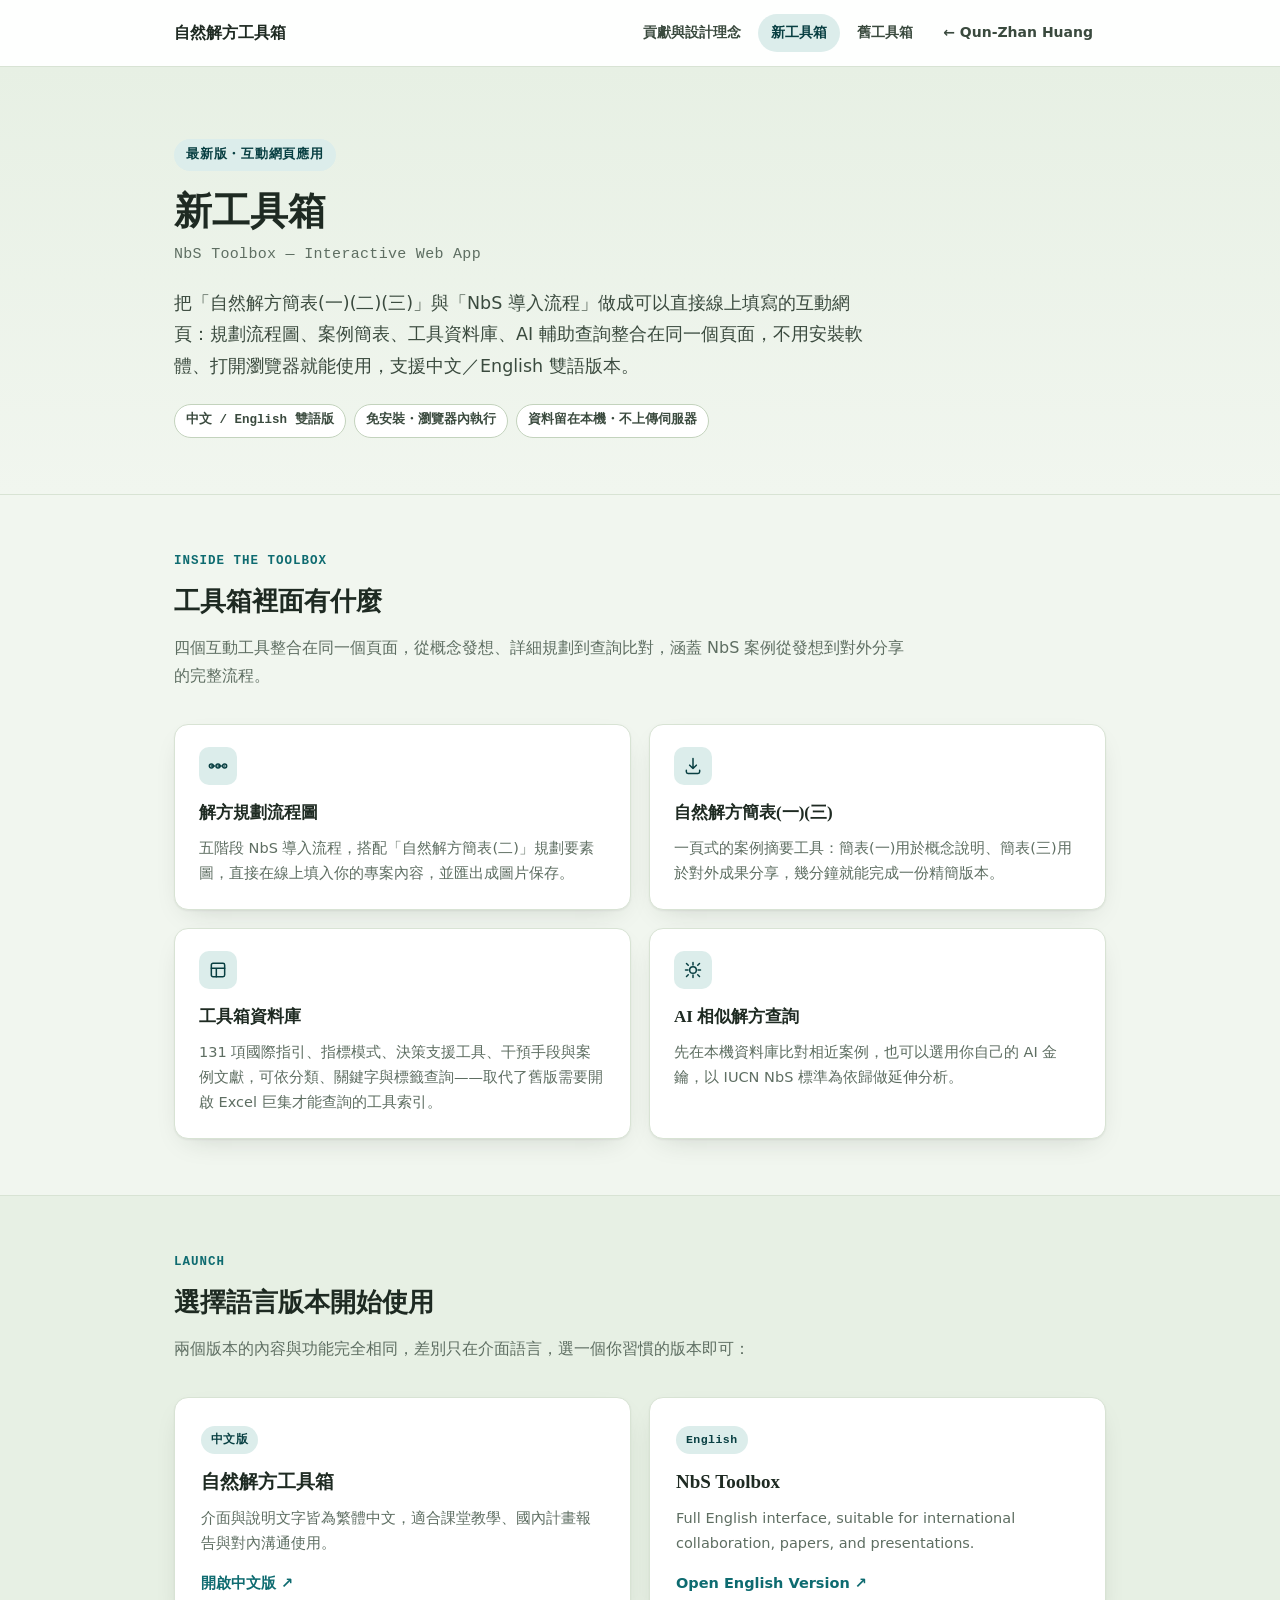
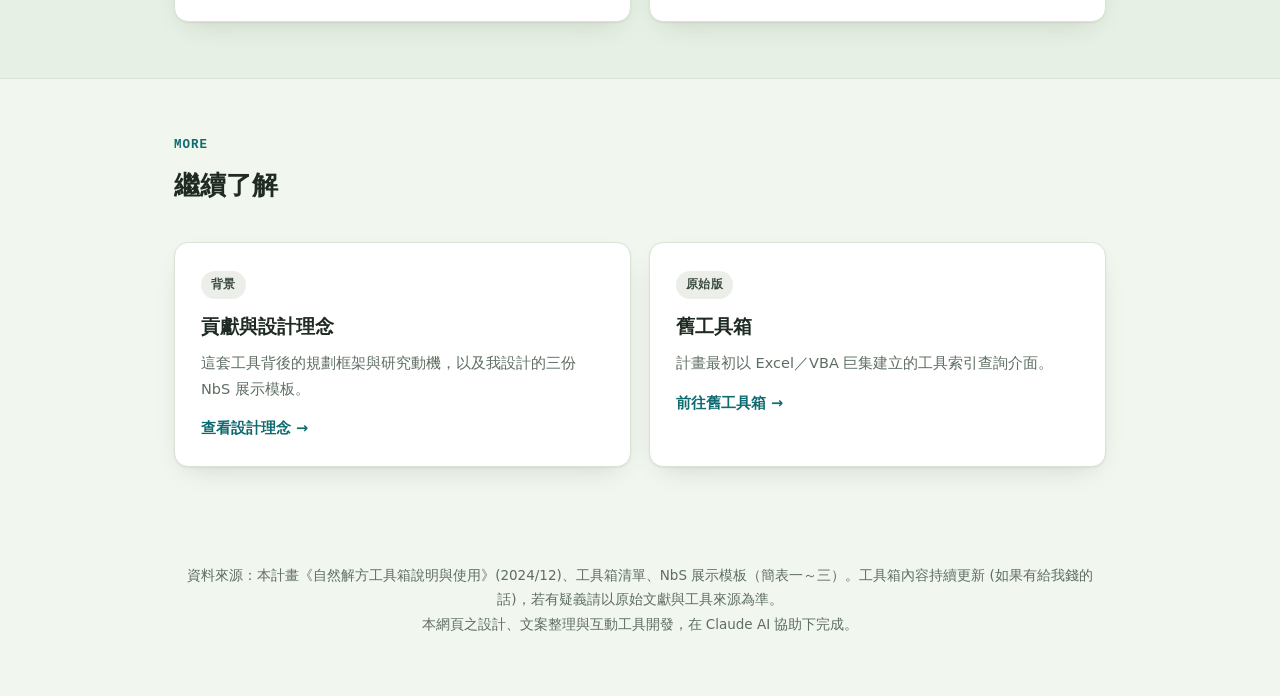
<file: nbs-toolbox/new-tool.html>
<!doctype html>
<html lang="zh-Hant">
<head>
<meta charset="utf-8">
<meta name="viewport" content="width=device-width, initial-scale=1">
<meta http-equiv="Content-Security-Policy" content="default-src 'none'; script-src 'self' 'unsafe-inline'; style-src 'self' 'unsafe-inline' https://fonts.googleapis.com; font-src https://fonts.gstatic.com; img-src 'self' data:; connect-src 'self'; base-uri 'none'; form-action 'none'; object-src 'none';">
<title>新工具箱 | NbS Toolbox</title>
<meta name="description" content="自然解方工具箱的最新互動網頁版本，支援中文／English 雙語，提供規劃流程圖、案例簡表、工具資料庫與 AI 輔助查詢。">
<style>
  @import url('https://fonts.googleapis.com/css2?family=Noto+Serif+TC:wght@500;600;700&family=Noto+Sans+TC:wght@400;500;600;700&family=IBM+Plex+Mono:wght@500;600&display=swap');

  :root{
    --bg:#F1F6EF;
    --surface:#FFFFFF;
    --surface-2:#E7F0E4;
    --ink:#1E2A22;
    --ink-soft:#3A4A3E;
    --muted:#5E6E62;
    --line:#D8E3D4;
    --line-strong:#C3D3BD;
    --accent:#0E6B70;
    --accent-ink:#083F42;
    --accent-soft:#DCEDEB;
    --orange:#C97A2E;
    --orange-soft:#F6E6CE;
    --blue:#45709C;
    --blue-soft:#DEE7F2;
    --green:#5C8A4C;
    --green-soft:#E2EDDC;
    --gray:#7C887E;
    --gray-soft:#ECEFE9;
    --shadow:0 1px 2px rgba(30,42,34,.06), 0 10px 28px -14px rgba(30,42,34,.22);
    --radius:14px;
    --serif:'Noto Serif TC','Songti TC',serif;
    --sans:'Noto Sans TC','PingFang TC','Microsoft JhengHei',system-ui,sans-serif;
    --mono:'IBM Plex Mono',ui-monospace,Menlo,Consolas,monospace;
  }
  *{box-sizing:border-box;}
  html{scroll-behavior:smooth;}
  body{
    margin:0; background:var(--bg); color:var(--ink);
    font-family:var(--sans); font-size:16.5px; line-height:1.7;
    -webkit-font-smoothing:antialiased;
  }
  h1,h2,h3,h4{font-family:var(--serif); font-weight:600; color:var(--ink); margin:0; text-wrap:balance;}
  p{margin:0;}
  a{color:var(--accent);}
  img{max-width:100%;}

  .wrap{max-width:980px; margin:0 auto; padding:0 24px;}

  /* ---------- Hero ---------- */
  .hero{padding:72px 0 56px; background:linear-gradient(180deg,var(--surface-2) 0%, var(--bg) 100%); border-bottom:1px solid var(--line);}
  .eyebrow{
    display:inline-block; font-family:var(--mono); font-size:13px; font-weight:600; letter-spacing:.06em;
    color:var(--accent-ink); background:var(--accent-soft); padding:5px 12px; border-radius:999px; margin-bottom:18px;
  }
  .hero h1{font-size:38px; line-height:1.2;}
  .hero .en-sub{font-family:var(--mono); font-size:15px; color:var(--muted); margin-top:8px; letter-spacing:.02em;}
  .hero .lede{font-size:17.5px; color:var(--ink-soft); max-width:62ch; margin-top:20px; line-height:1.8;}

  .quote-block{
    margin-top:28px; border-left:3px solid var(--accent); padding:16px 22px; background:var(--surface);
    border-radius:0 10px 10px 0; box-shadow:var(--shadow); color:var(--ink-soft); font-size:15.5px; max-width:68ch;
  }
  .quote-block cite{display:block; margin-top:10px; font-size:13.5px; color:var(--muted); font-style:normal;}

  /* ---------- Project origin ---------- */
  .origin-card{
    background:var(--surface); border:1px solid var(--line); border-radius:var(--radius); box-shadow:var(--shadow);
    padding:32px 34px; margin-top:34px; border-top:4px solid var(--accent);
  }
  .origin-card h3{font-size:19.5px; line-height:1.5;}
  .origin-meta{
    font-family:var(--mono); font-size:12.5px; font-weight:600; color:var(--accent-ink); background:var(--accent-soft);
    display:inline-block; padding:5px 11px; border-radius:999px; margin-bottom:14px;
  }
  .origin-card p{font-size:15.5px; color:var(--ink-soft); line-height:1.85; margin-top:14px;}
  .origin-card p:first-of-type{margin-top:16px;}

  .hero-actions{display:flex; align-items:center; gap:16px; flex-wrap:wrap; margin-top:30px;}
  .btn-primary{
    display:inline-flex; align-items:center; gap:8px; background:var(--accent); color:#fff; font-weight:700;
    font-size:16px; padding:13px 24px; border-radius:10px; text-decoration:none; box-shadow:var(--shadow);
  }
  .btn-primary:hover{filter:brightness(1.07);}
  .badge-row{display:flex; flex-wrap:wrap; gap:8px; margin-top:22px;}
  .badge{
    font-family:var(--mono); font-size:12.5px; font-weight:600; color:var(--ink-soft); background:var(--surface);
    border:1px solid var(--line-strong); padding:5px 11px; border-radius:999px;
  }

  /* ---------- Sections ---------- */
  section{padding:56px 0;}
  section.alt{background:var(--surface-2); border-top:1px solid var(--line); border-bottom:1px solid var(--line);}
  .section-head{margin-bottom:30px; max-width:70ch;}
  .section-head .tag{
    font-family:var(--mono); font-size:12.5px; font-weight:700; letter-spacing:.08em; color:var(--accent);
    text-transform:uppercase; display:block; margin-bottom:8px;
  }
  .section-head h2{font-size:26px;}
  .section-head p{color:var(--muted); font-size:16px; margin-top:10px; line-height:1.75;}

  /* ---------- Profile I diagram ---------- */
  .p1-diagram{
    display:flex; align-items:stretch; gap:16px; flex-wrap:wrap; margin-top:34px;
  }
  .p1-box{
    flex:1; min-width:220px; background:var(--surface); border-radius:var(--radius); box-shadow:var(--shadow);
    padding:20px 22px; border-top:4px solid var(--orange);
  }
  .p1-box.blue{border-top-color:var(--blue);}
  .p1-box .zh{font-size:17px; font-weight:700; color:var(--ink);}
  .p1-box .en{font-family:var(--mono); font-size:12.5px; color:var(--muted); margin-top:3px;}
  .p1-box .desc{font-size:14.5px; color:var(--ink-soft); margin-top:10px; line-height:1.7;}
  .p1-arrow{
    display:flex; align-items:center; justify-content:center; flex:none; width:40px; color:var(--line-strong);
  }
  .p1-arrow svg{width:28px;height:28px;}
  .p1-sub{display:flex; flex-direction:column; gap:10px; margin-top:12px;}
  .p1-chip{
    font-size:13px; font-weight:600; background:var(--blue-soft); color:var(--accent-ink);
    padding:6px 11px; border-radius:8px; display:inline-block;
  }
  .p1-chip.green{background:var(--green-soft);}

  /* ---------- Original framework figures (from project PPT) ---------- */
  .figure{
    margin-top:34px; background:var(--surface); border:1px solid var(--line); border-radius:var(--radius);
    box-shadow:var(--shadow); padding:20px 20px 16px; overflow-x:auto;
  }
  .figure img{display:block; width:100%; height:auto; min-width:640px;}
  .figure-caption{font-size:13px; color:var(--muted); margin-top:12px; text-align:center;}
  .figure-stack{display:flex; flex-direction:column; gap:28px;}
  .figure-block .fb-head{margin-bottom:14px;}
  .figure-block h3{font-size:18px;}
  .figure-block .fb-head .en{font-family:var(--mono); font-size:12.5px; color:var(--muted); margin-top:2px; display:block;}
  .figure-block p.fb-desc{font-size:14.5px; color:var(--ink-soft); margin-top:8px; line-height:1.8;}

  /* ---------- Site nav ---------- */
  .sitenav{position:sticky; top:0; z-index:40; background:rgba(255,255,255,.92); backdrop-filter:blur(6px); border-bottom:1px solid var(--line);}
  .sitenav-inner{display:flex; align-items:center; justify-content:space-between; padding:14px 24px; flex-wrap:wrap; gap:10px;}
  .sitenav-brand{font-family:var(--serif); font-weight:700; font-size:16px; color:var(--ink); text-decoration:none;}
  .sitenav-links{display:flex; gap:4px; flex-wrap:wrap;}
  .sitenav-links a{font-size:14px; font-weight:600; color:var(--ink-soft); text-decoration:none; padding:7px 13px; border-radius:999px;}
  .sitenav-links a:hover{background:var(--surface-2);}
  .sitenav-links a.active{background:var(--accent-soft); color:var(--accent-ink);}

  /* ---------- Path cards (links to the two tool pages) ---------- */
  .path-grid{display:grid; grid-template-columns:repeat(2,1fr); gap:18px; margin-top:34px;}
  .path-card{
    display:block; background:var(--surface); border:1px solid var(--line); border-radius:var(--radius);
    box-shadow:var(--shadow); padding:26px 26px 24px; text-decoration:none; color:inherit;
  }
  .path-card:hover{border-color:var(--line-strong);}
  .path-tag{
    font-family:var(--mono); font-size:11.5px; font-weight:700; letter-spacing:.04em; padding:4px 10px;
    border-radius:999px; display:inline-block; margin-bottom:12px;
  }
  .path-tag.new{background:var(--accent-soft); color:var(--accent-ink);}
  .path-tag.old{background:var(--gray-soft); color:var(--ink-soft);}
  .path-card h3{font-size:19px;}
  .path-card p{font-size:14.5px; color:var(--muted); margin-top:8px; line-height:1.75;}
  .path-go{font-size:14.5px; font-weight:700; color:var(--accent); margin-top:14px; display:inline-block;}

  /* ---------- Feature cards ---------- */
  .feature-grid{display:grid; grid-template-columns:repeat(2,1fr); gap:18px; margin-top:34px;}
  .feature-card{
    background:var(--surface); border:1px solid var(--line); border-radius:var(--radius); box-shadow:var(--shadow);
    padding:22px 24px;
  }
  .feature-card .ic{
    width:38px;height:38px; border-radius:10px; background:var(--accent-soft); color:var(--accent-ink);
    display:flex; align-items:center; justify-content:center; margin-bottom:14px;
  }
  .feature-card .ic svg{width:20px;height:20px;}
  .feature-card h3{font-size:17px; margin-bottom:8px;}
  .feature-card p{font-size:14.5px; color:var(--muted); line-height:1.75;}

  /* ---------- Stepper ---------- */
  .stepper{display:flex; flex-direction:column; gap:14px; margin-top:34px;}
  .step{
    display:flex; gap:18px; background:var(--surface); border:1px solid var(--line); border-radius:var(--radius);
    box-shadow:var(--shadow); padding:20px 24px; align-items:flex-start;
  }
  .step .n{
    flex:none; width:40px;height:40px; border-radius:999px; color:#fff; font-family:var(--mono); font-weight:700;
    font-size:15px; display:flex; align-items:center; justify-content:center;
  }
  .step.s1 .n{background:var(--gray);}
  .step.s2 .n{background:var(--orange);}
  .step.s3 .n{background:var(--blue);}
  .step.s4 .n{background:var(--gray);}
  .step.s5 .n{background:var(--green);}
  .step .body h4{font-size:16.5px; margin-bottom:5px;}
  .step .body .en{font-family:var(--mono); font-size:12px; color:var(--muted); margin-bottom:6px; display:block;}
  .step .body p{font-size:14.5px; color:var(--ink-soft); line-height:1.75;}
  .loop-note{
    display:flex; align-items:flex-start; gap:10px; font-size:13.5px; color:var(--muted); margin-top:4px;
    padding:12px 16px; background:var(--surface); border:1px dashed var(--line-strong); border-radius:10px;
  }
  .loop-note svg{width:16px;height:16px; color:var(--accent); flex:none; margin-top:2px;}

  /* ---------- Closing CTA ---------- */
  .cta-block{
    text-align:center; background:var(--accent); color:#fff; border-radius:20px; padding:54px 34px;
    margin-top:0;
  }
  .cta-block h2{color:#fff; font-size:26px;}
  .cta-block p{color:var(--accent-soft); font-size:16px; max-width:52ch; margin:14px auto 0; line-height:1.8;}
  .cta-block .btn-primary{background:#fff; color:var(--accent-ink); margin-top:26px;}

  footer.page-foot{
    padding:40px 0 60px; font-size:13.5px; color:var(--muted); text-align:center; line-height:1.8;
  }
  footer.page-foot a{color:var(--accent-ink);}

  @media (max-width:720px){
    .hero{padding:52px 0 40px;}
    .hero h1{font-size:30px;}
    .feature-grid{grid-template-columns:1fr;}
    .p1-diagram{flex-direction:column;}
    .p1-arrow{width:100%; height:30px;}
    .p1-arrow svg{transform:rotate(90deg);}
    .step{flex-direction:column;}
  }
</style>
</head>
<body>

<nav class="sitenav">
  <div class="wrap sitenav-inner">
    <a class="sitenav-brand" href="index.html">自然解方工具箱</a>
    <div class="sitenav-links">
      <a href="index.html">貢獻與設計理念</a>
      <a href="new-tool.html" class="active">新工具箱</a>
      <a href="old-tool.html">舊工具箱</a>
      <a href="../index.html" lang="en">← Qun-Zhan Huang</a>
    </div>
  </div>
</nav>

<div class="hero">
  <div class="wrap">
    <span class="eyebrow">最新版・互動網頁應用</span>
    <h1>新工具箱</h1>
    <div class="en-sub">NbS Toolbox — Interactive Web App</div>
    <p class="lede">把「自然解方簡表(一)(二)(三)」與「NbS 導入流程」做成可以直接線上填寫的互動網頁：規劃流程圖、案例簡表、工具資料庫、AI 輔助查詢整合在同一個頁面，不用安裝軟體、打開瀏覽器就能使用，支援中文／English 雙語版本。</p>

    <div class="badge-row">
      <span class="badge">中文 / English 雙語版</span>
      <span class="badge">免安裝・瀏覽器內執行</span>
      <span class="badge">資料留在本機・不上傳伺服器</span>
    </div>
  </div>
</div>

<section id="features">
  <div class="wrap">
    <div class="section-head">
      <span class="tag">Inside the Toolbox</span>
      <h2>工具箱裡面有什麼</h2>
      <p>四個互動工具整合在同一個頁面，從概念發想、詳細規劃到查詢比對，涵蓋 NbS 案例從發想到對外分享的完整流程。</p>
    </div>

    <div class="feature-grid">
      <div class="feature-card">
        <div class="ic">
          <svg viewBox="0 0 24 24" fill="none" stroke="currentColor" stroke-width="1.8"><path d="M4 12h4m4 0h4m4 0h0" stroke-linecap="round"/><circle cx="4" cy="12" r="2.4"/><circle cx="12" cy="12" r="2.4"/><circle cx="20" cy="12" r="2.4"/></svg>
        </div>
        <h3>解方規劃流程圖</h3>
        <p>五階段 NbS 導入流程，搭配「自然解方簡表(二)」規劃要素圖，直接在線上填入你的專案內容，並匯出成圖片保存。</p>
      </div>
      <div class="feature-card">
        <div class="ic">
          <svg viewBox="0 0 24 24" fill="none" stroke="currentColor" stroke-width="1.8"><path d="M12 3v12m0 0l-4-4m4 4l4-4" stroke-linecap="round" stroke-linejoin="round"/><path d="M4 17v2a2 2 0 002 2h12a2 2 0 002-2v-2" stroke-linecap="round"/></svg>
        </div>
        <h3>自然解方簡表(一)(三)</h3>
        <p>一頁式的案例摘要工具：簡表(一)用於概念說明、簡表(三)用於對外成果分享，幾分鐘就能完成一份精簡版本。</p>
      </div>
      <div class="feature-card">
        <div class="ic">
          <svg viewBox="0 0 24 24" fill="none" stroke="currentColor" stroke-width="1.8"><rect x="4" y="4" width="16" height="16" rx="2"/><path d="M4 10h16M10 10v10" stroke-linecap="round"/></svg>
        </div>
        <h3>工具箱資料庫</h3>
        <p>131 項國際指引、指標模式、決策支援工具、干預手段與案例文獻，可依分類、關鍵字與標籤查詢——取代了舊版需要開啟 Excel 巨集才能查詢的工具索引。</p>
      </div>
      <div class="feature-card">
        <div class="ic">
          <svg viewBox="0 0 24 24" fill="none" stroke="currentColor" stroke-width="1.8"><path d="M12 3v3M12 18v3M4.2 4.2l2.1 2.1M17.7 17.7l2.1 2.1M3 12h3M18 12h3M4.2 19.8l2.1-2.1M17.7 6.3l2.1-2.1" stroke-linecap="round"/><circle cx="12" cy="12" r="4"/></svg>
        </div>
        <h3>AI 相似解方查詢</h3>
        <p>先在本機資料庫比對相近案例，也可以選用你自己的 AI 金鑰，以 IUCN NbS 標準為依歸做延伸分析。</p>
      </div>
    </div>
  </div>
</section>

<section class="alt" id="launch">
  <div class="wrap">
    <div class="section-head">
      <span class="tag">Launch</span>
      <h2>選擇語言版本開始使用</h2>
      <p>兩個版本的內容與功能完全相同，差別只在介面語言，選一個你習慣的版本即可：</p>
    </div>
    <div class="path-grid">
      <a class="path-card" href="tools/nbs-toolbox-zh.html" target="_blank" rel="noopener">
        <span class="path-tag new">中文版</span>
        <h3>自然解方工具箱</h3>
        <p>介面與說明文字皆為繁體中文，適合課堂教學、國內計畫報告與對內溝通使用。</p>
        <span class="path-go">開啟中文版 ↗</span>
      </a>
      <a class="path-card" href="tools/nbs-toolbox-en.html" target="_blank" rel="noopener">
        <span class="path-tag new">English</span>
        <h3>NbS Toolbox</h3>
        <p>Full English interface, suitable for international collaboration, papers, and presentations.</p>
        <span class="path-go">Open English Version ↗</span>
      </a>
    </div>
  </div>
</section>

<section>
  <div class="wrap">
    <div class="section-head">
      <span class="tag">More</span>
      <h2>繼續了解</h2>
    </div>
    <div class="path-grid">
      <a class="path-card" href="index.html">
        <span class="path-tag old">背景</span>
        <h3>貢獻與設計理念</h3>
        <p>這套工具背後的規劃框架與研究動機，以及我設計的三份 NbS 展示模板。</p>
        <span class="path-go">查看設計理念 →</span>
      </a>
      <a class="path-card" href="old-tool.html">
        <span class="path-tag old">原始版</span>
        <h3>舊工具箱</h3>
        <p>計畫最初以 Excel／VBA 巨集建立的工具索引查詢介面。</p>
        <span class="path-go">前往舊工具箱 →</span>
      </a>
    </div>
  </div>
</section>

<footer class="page-foot">
  <div class="wrap">
    資料來源：本計畫《自然解方工具箱說明與使用》(2024/12)、工具箱清單、NbS 展示模板（簡表一～三）。工具箱內容持續更新 (如果有給我錢的話)，若有疑義請以原始文獻與工具來源為準。
    <br>本網頁之設計、文案整理與互動工具開發，在 Claude AI 協助下完成。
  </div>
</footer>

</body>
</html>
</file>
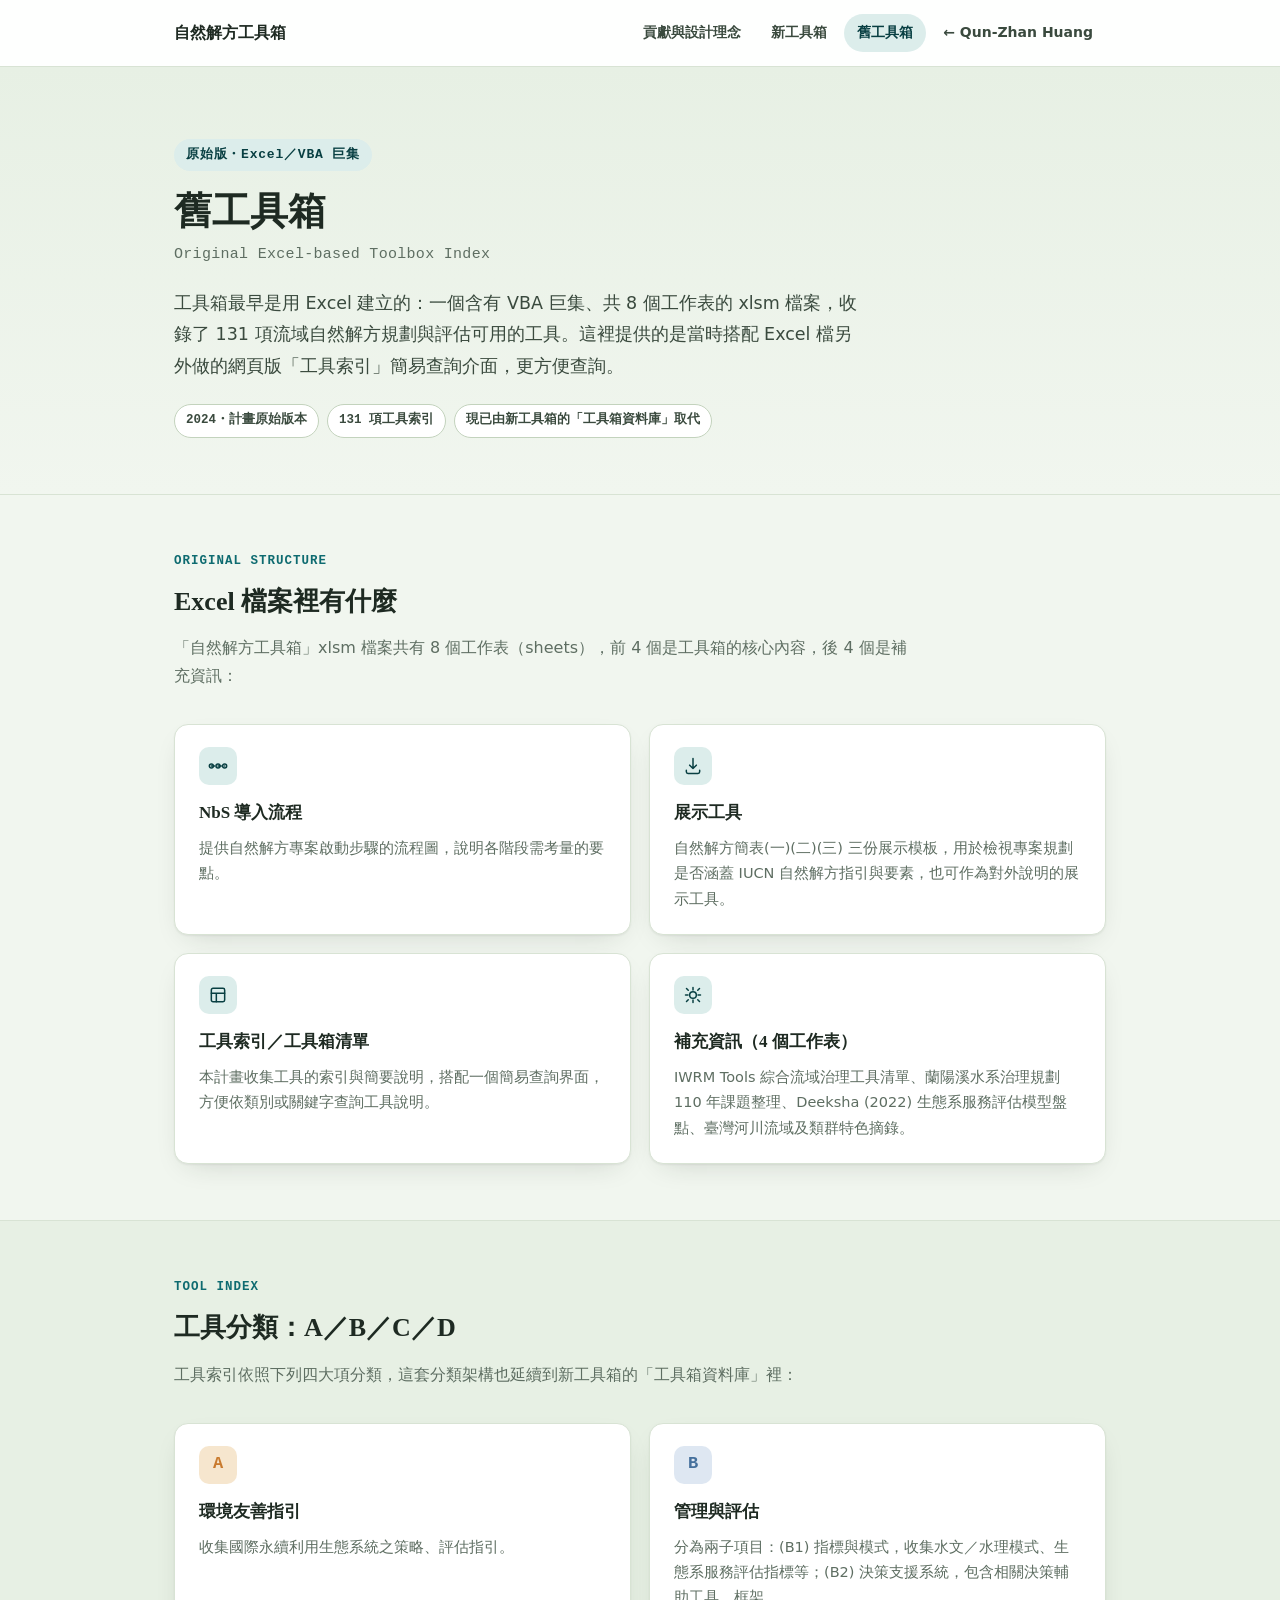
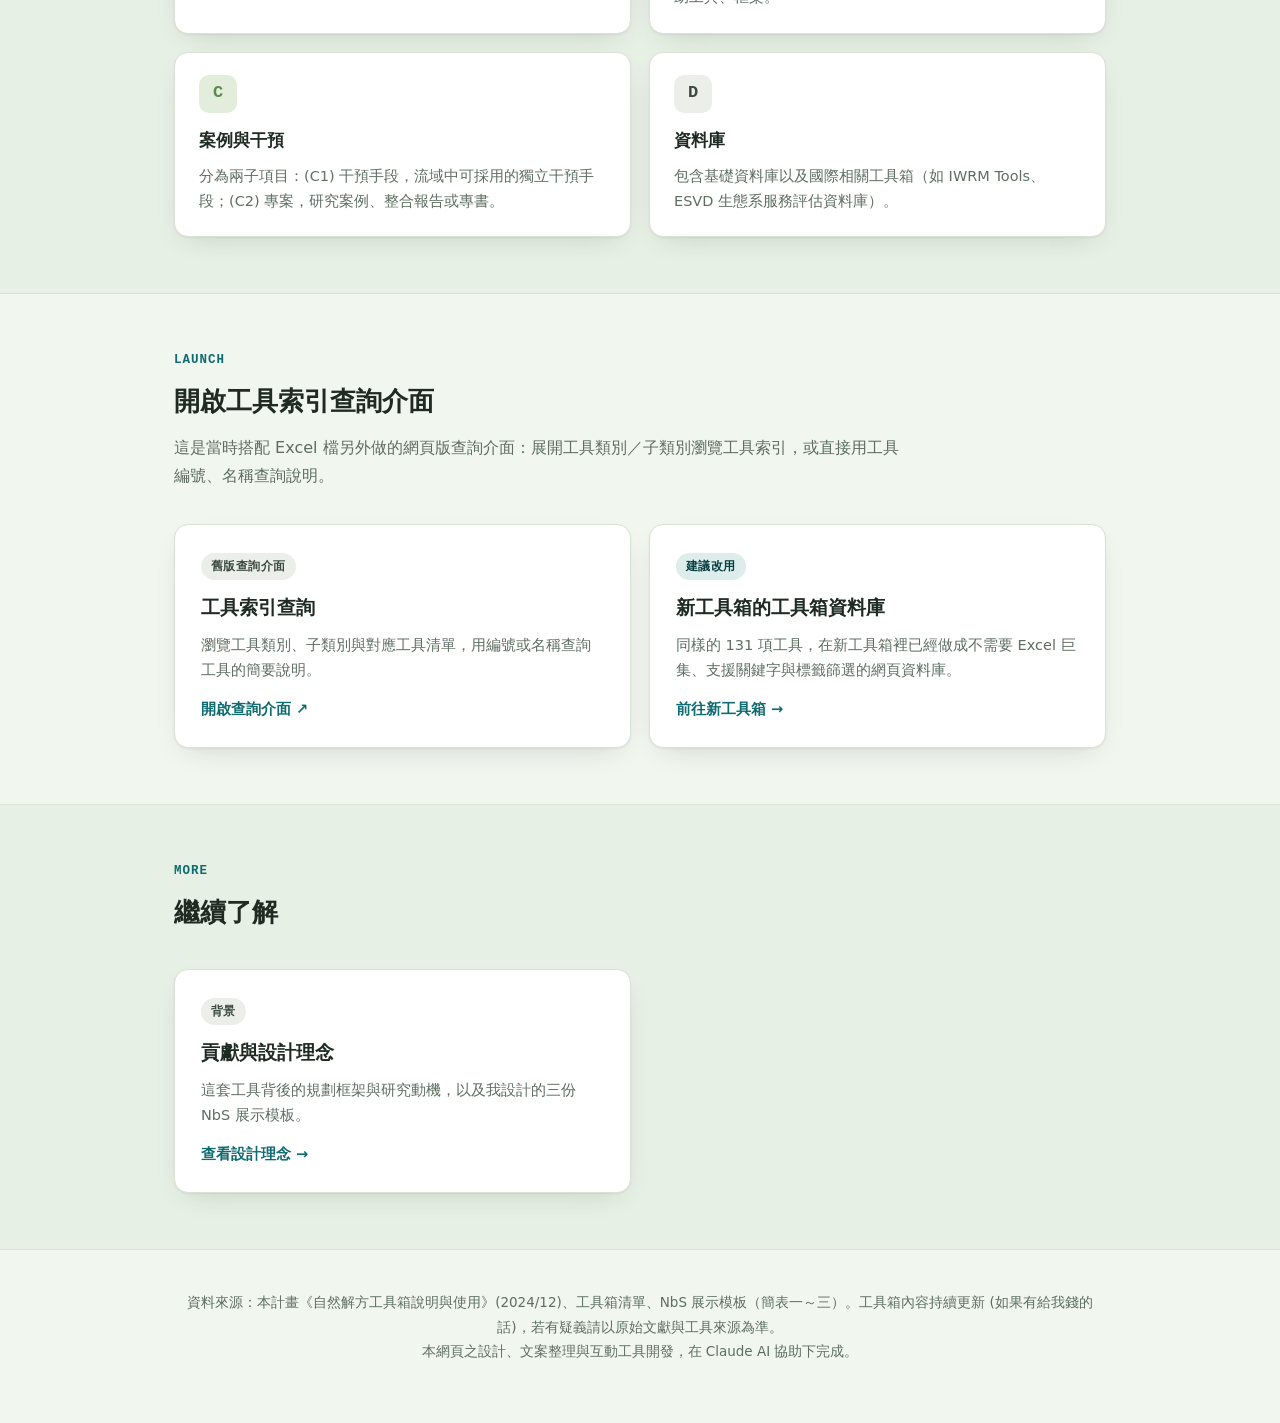
<file: nbs-toolbox/old-tool.html>
<!doctype html>
<html lang="zh-Hant">
<head>
<meta charset="utf-8">
<meta name="viewport" content="width=device-width, initial-scale=1">
<meta http-equiv="Content-Security-Policy" content="default-src 'none'; script-src 'self' 'unsafe-inline'; style-src 'self' 'unsafe-inline' https://fonts.googleapis.com; font-src https://fonts.gstatic.com; img-src 'self' data:; connect-src 'self'; base-uri 'none'; form-action 'none'; object-src 'none';">
<title>舊工具箱 | NbS Toolbox (Original Version)</title>
<meta name="description" content="自然解方工具箱最初的 Excel／VBA 巨集版本，以及其對應的工具索引網頁查詢介面。">
<style>
  @import url('https://fonts.googleapis.com/css2?family=Noto+Serif+TC:wght@500;600;700&family=Noto+Sans+TC:wght@400;500;600;700&family=IBM+Plex+Mono:wght@500;600&display=swap');

  :root{
    --bg:#F1F6EF;
    --surface:#FFFFFF;
    --surface-2:#E7F0E4;
    --ink:#1E2A22;
    --ink-soft:#3A4A3E;
    --muted:#5E6E62;
    --line:#D8E3D4;
    --line-strong:#C3D3BD;
    --accent:#0E6B70;
    --accent-ink:#083F42;
    --accent-soft:#DCEDEB;
    --orange:#C97A2E;
    --orange-soft:#F6E6CE;
    --blue:#45709C;
    --blue-soft:#DEE7F2;
    --green:#5C8A4C;
    --green-soft:#E2EDDC;
    --gray:#7C887E;
    --gray-soft:#ECEFE9;
    --shadow:0 1px 2px rgba(30,42,34,.06), 0 10px 28px -14px rgba(30,42,34,.22);
    --radius:14px;
    --serif:'Noto Serif TC','Songti TC',serif;
    --sans:'Noto Sans TC','PingFang TC','Microsoft JhengHei',system-ui,sans-serif;
    --mono:'IBM Plex Mono',ui-monospace,Menlo,Consolas,monospace;
  }
  *{box-sizing:border-box;}
  html{scroll-behavior:smooth;}
  body{
    margin:0; background:var(--bg); color:var(--ink);
    font-family:var(--sans); font-size:16.5px; line-height:1.7;
    -webkit-font-smoothing:antialiased;
  }
  h1,h2,h3,h4{font-family:var(--serif); font-weight:600; color:var(--ink); margin:0; text-wrap:balance;}
  p{margin:0;}
  a{color:var(--accent);}
  img{max-width:100%;}

  .wrap{max-width:980px; margin:0 auto; padding:0 24px;}

  /* ---------- Hero ---------- */
  .hero{padding:72px 0 56px; background:linear-gradient(180deg,var(--surface-2) 0%, var(--bg) 100%); border-bottom:1px solid var(--line);}
  .eyebrow{
    display:inline-block; font-family:var(--mono); font-size:13px; font-weight:600; letter-spacing:.06em;
    color:var(--accent-ink); background:var(--accent-soft); padding:5px 12px; border-radius:999px; margin-bottom:18px;
  }
  .hero h1{font-size:38px; line-height:1.2;}
  .hero .en-sub{font-family:var(--mono); font-size:15px; color:var(--muted); margin-top:8px; letter-spacing:.02em;}
  .hero .lede{font-size:17.5px; color:var(--ink-soft); max-width:62ch; margin-top:20px; line-height:1.8;}

  .quote-block{
    margin-top:28px; border-left:3px solid var(--accent); padding:16px 22px; background:var(--surface);
    border-radius:0 10px 10px 0; box-shadow:var(--shadow); color:var(--ink-soft); font-size:15.5px; max-width:68ch;
  }
  .quote-block cite{display:block; margin-top:10px; font-size:13.5px; color:var(--muted); font-style:normal;}

  /* ---------- Project origin ---------- */
  .origin-card{
    background:var(--surface); border:1px solid var(--line); border-radius:var(--radius); box-shadow:var(--shadow);
    padding:32px 34px; margin-top:34px; border-top:4px solid var(--accent);
  }
  .origin-card h3{font-size:19.5px; line-height:1.5;}
  .origin-meta{
    font-family:var(--mono); font-size:12.5px; font-weight:600; color:var(--accent-ink); background:var(--accent-soft);
    display:inline-block; padding:5px 11px; border-radius:999px; margin-bottom:14px;
  }
  .origin-card p{font-size:15.5px; color:var(--ink-soft); line-height:1.85; margin-top:14px;}
  .origin-card p:first-of-type{margin-top:16px;}

  .hero-actions{display:flex; align-items:center; gap:16px; flex-wrap:wrap; margin-top:30px;}
  .btn-primary{
    display:inline-flex; align-items:center; gap:8px; background:var(--accent); color:#fff; font-weight:700;
    font-size:16px; padding:13px 24px; border-radius:10px; text-decoration:none; box-shadow:var(--shadow);
  }
  .btn-primary:hover{filter:brightness(1.07);}
  .badge-row{display:flex; flex-wrap:wrap; gap:8px; margin-top:22px;}
  .badge{
    font-family:var(--mono); font-size:12.5px; font-weight:600; color:var(--ink-soft); background:var(--surface);
    border:1px solid var(--line-strong); padding:5px 11px; border-radius:999px;
  }

  /* ---------- Sections ---------- */
  section{padding:56px 0;}
  section.alt{background:var(--surface-2); border-top:1px solid var(--line); border-bottom:1px solid var(--line);}
  .section-head{margin-bottom:30px; max-width:70ch;}
  .section-head .tag{
    font-family:var(--mono); font-size:12.5px; font-weight:700; letter-spacing:.08em; color:var(--accent);
    text-transform:uppercase; display:block; margin-bottom:8px;
  }
  .section-head h2{font-size:26px;}
  .section-head p{color:var(--muted); font-size:16px; margin-top:10px; line-height:1.75;}

  /* ---------- Profile I diagram ---------- */
  .p1-diagram{
    display:flex; align-items:stretch; gap:16px; flex-wrap:wrap; margin-top:34px;
  }
  .p1-box{
    flex:1; min-width:220px; background:var(--surface); border-radius:var(--radius); box-shadow:var(--shadow);
    padding:20px 22px; border-top:4px solid var(--orange);
  }
  .p1-box.blue{border-top-color:var(--blue);}
  .p1-box .zh{font-size:17px; font-weight:700; color:var(--ink);}
  .p1-box .en{font-family:var(--mono); font-size:12.5px; color:var(--muted); margin-top:3px;}
  .p1-box .desc{font-size:14.5px; color:var(--ink-soft); margin-top:10px; line-height:1.7;}
  .p1-arrow{
    display:flex; align-items:center; justify-content:center; flex:none; width:40px; color:var(--line-strong);
  }
  .p1-arrow svg{width:28px;height:28px;}
  .p1-sub{display:flex; flex-direction:column; gap:10px; margin-top:12px;}
  .p1-chip{
    font-size:13px; font-weight:600; background:var(--blue-soft); color:var(--accent-ink);
    padding:6px 11px; border-radius:8px; display:inline-block;
  }
  .p1-chip.green{background:var(--green-soft);}

  /* ---------- Original framework figures (from project PPT) ---------- */
  .figure{
    margin-top:34px; background:var(--surface); border:1px solid var(--line); border-radius:var(--radius);
    box-shadow:var(--shadow); padding:20px 20px 16px; overflow-x:auto;
  }
  .figure img{display:block; width:100%; height:auto; min-width:640px;}
  .figure-caption{font-size:13px; color:var(--muted); margin-top:12px; text-align:center;}
  .figure-stack{display:flex; flex-direction:column; gap:28px;}
  .figure-block .fb-head{margin-bottom:14px;}
  .figure-block h3{font-size:18px;}
  .figure-block .fb-head .en{font-family:var(--mono); font-size:12.5px; color:var(--muted); margin-top:2px; display:block;}
  .figure-block p.fb-desc{font-size:14.5px; color:var(--ink-soft); margin-top:8px; line-height:1.8;}

  /* ---------- Site nav ---------- */
  .sitenav{position:sticky; top:0; z-index:40; background:rgba(255,255,255,.92); backdrop-filter:blur(6px); border-bottom:1px solid var(--line);}
  .sitenav-inner{display:flex; align-items:center; justify-content:space-between; padding:14px 24px; flex-wrap:wrap; gap:10px;}
  .sitenav-brand{font-family:var(--serif); font-weight:700; font-size:16px; color:var(--ink); text-decoration:none;}
  .sitenav-links{display:flex; gap:4px; flex-wrap:wrap;}
  .sitenav-links a{font-size:14px; font-weight:600; color:var(--ink-soft); text-decoration:none; padding:7px 13px; border-radius:999px;}
  .sitenav-links a:hover{background:var(--surface-2);}
  .sitenav-links a.active{background:var(--accent-soft); color:var(--accent-ink);}

  /* ---------- Path cards (links to the two tool pages) ---------- */
  .path-grid{display:grid; grid-template-columns:repeat(2,1fr); gap:18px; margin-top:34px;}
  .path-card{
    display:block; background:var(--surface); border:1px solid var(--line); border-radius:var(--radius);
    box-shadow:var(--shadow); padding:26px 26px 24px; text-decoration:none; color:inherit;
  }
  .path-card:hover{border-color:var(--line-strong);}
  .path-tag{
    font-family:var(--mono); font-size:11.5px; font-weight:700; letter-spacing:.04em; padding:4px 10px;
    border-radius:999px; display:inline-block; margin-bottom:12px;
  }
  .path-tag.new{background:var(--accent-soft); color:var(--accent-ink);}
  .path-tag.old{background:var(--gray-soft); color:var(--ink-soft);}
  .path-card h3{font-size:19px;}
  .path-card p{font-size:14.5px; color:var(--muted); margin-top:8px; line-height:1.75;}
  .path-go{font-size:14.5px; font-weight:700; color:var(--accent); margin-top:14px; display:inline-block;}

  /* ---------- Feature cards ---------- */
  .feature-grid{display:grid; grid-template-columns:repeat(2,1fr); gap:18px; margin-top:34px;}
  .feature-card{
    background:var(--surface); border:1px solid var(--line); border-radius:var(--radius); box-shadow:var(--shadow);
    padding:22px 24px;
  }
  .feature-card .ic{
    width:38px;height:38px; border-radius:10px; background:var(--accent-soft); color:var(--accent-ink);
    display:flex; align-items:center; justify-content:center; margin-bottom:14px;
  }
  .feature-card .ic svg{width:20px;height:20px;}
  .feature-card h3{font-size:17px; margin-bottom:8px;}
  .feature-card p{font-size:14.5px; color:var(--muted); line-height:1.75;}

  /* ---------- Stepper ---------- */
  .stepper{display:flex; flex-direction:column; gap:14px; margin-top:34px;}
  .step{
    display:flex; gap:18px; background:var(--surface); border:1px solid var(--line); border-radius:var(--radius);
    box-shadow:var(--shadow); padding:20px 24px; align-items:flex-start;
  }
  .step .n{
    flex:none; width:40px;height:40px; border-radius:999px; color:#fff; font-family:var(--mono); font-weight:700;
    font-size:15px; display:flex; align-items:center; justify-content:center;
  }
  .step.s1 .n{background:var(--gray);}
  .step.s2 .n{background:var(--orange);}
  .step.s3 .n{background:var(--blue);}
  .step.s4 .n{background:var(--gray);}
  .step.s5 .n{background:var(--green);}
  .step .body h4{font-size:16.5px; margin-bottom:5px;}
  .step .body .en{font-family:var(--mono); font-size:12px; color:var(--muted); margin-bottom:6px; display:block;}
  .step .body p{font-size:14.5px; color:var(--ink-soft); line-height:1.75;}
  .loop-note{
    display:flex; align-items:flex-start; gap:10px; font-size:13.5px; color:var(--muted); margin-top:4px;
    padding:12px 16px; background:var(--surface); border:1px dashed var(--line-strong); border-radius:10px;
  }
  .loop-note svg{width:16px;height:16px; color:var(--accent); flex:none; margin-top:2px;}

  /* ---------- Closing CTA ---------- */
  .cta-block{
    text-align:center; background:var(--accent); color:#fff; border-radius:20px; padding:54px 34px;
    margin-top:0;
  }
  .cta-block h2{color:#fff; font-size:26px;}
  .cta-block p{color:var(--accent-soft); font-size:16px; max-width:52ch; margin:14px auto 0; line-height:1.8;}
  .cta-block .btn-primary{background:#fff; color:var(--accent-ink); margin-top:26px;}

  footer.page-foot{
    padding:40px 0 60px; font-size:13.5px; color:var(--muted); text-align:center; line-height:1.8;
  }
  footer.page-foot a{color:var(--accent-ink);}

  @media (max-width:720px){
    .hero{padding:52px 0 40px;}
    .hero h1{font-size:30px;}
    .feature-grid{grid-template-columns:1fr;}
    .p1-diagram{flex-direction:column;}
    .p1-arrow{width:100%; height:30px;}
    .p1-arrow svg{transform:rotate(90deg);}
    .step{flex-direction:column;}
  }
</style>
</head>
<body>

<nav class="sitenav">
  <div class="wrap sitenav-inner">
    <a class="sitenav-brand" href="index.html">自然解方工具箱</a>
    <div class="sitenav-links">
      <a href="index.html">貢獻與設計理念</a>
      <a href="new-tool.html">新工具箱</a>
      <a href="old-tool.html" class="active">舊工具箱</a>
      <a href="../index.html" lang="en">← Qun-Zhan Huang</a>
    </div>
  </div>
</nav>

<div class="hero">
  <div class="wrap">
    <span class="eyebrow">原始版・Excel／VBA 巨集</span>
    <h1>舊工具箱</h1>
    <div class="en-sub">Original Excel-based Toolbox Index</div>
    <p class="lede">工具箱最早是用 Excel 建立的：一個含有 VBA 巨集、共 8 個工作表的 xlsm 檔案，收錄了 131 項流域自然解方規劃與評估可用的工具。這裡提供的是當時搭配 Excel 檔另外做的網頁版「工具索引」簡易查詢介面，更方便查詢。</p>

    <div class="badge-row">
      <span class="badge">2024・計畫原始版本</span>
      <span class="badge">131 項工具索引</span>
      <span class="badge">現已由新工具箱的「工具箱資料庫」取代</span>
    </div>
  </div>
</div>

<section id="structure">
  <div class="wrap">
    <div class="section-head">
      <span class="tag">Original Structure</span>
      <h2>Excel 檔案裡有什麼</h2>
      <p>「自然解方工具箱」xlsm 檔案共有 8 個工作表（sheets），前 4 個是工具箱的核心內容，後 4 個是補充資訊：</p>
    </div>

    <div class="feature-grid">
      <div class="feature-card">
        <div class="ic">
          <svg viewBox="0 0 24 24" fill="none" stroke="currentColor" stroke-width="1.8"><path d="M4 12h4m4 0h4m4 0h0" stroke-linecap="round"/><circle cx="4" cy="12" r="2.4"/><circle cx="12" cy="12" r="2.4"/><circle cx="20" cy="12" r="2.4"/></svg>
        </div>
        <h3>NbS 導入流程</h3>
        <p>提供自然解方專案啟動步驟的流程圖，說明各階段需考量的要點。</p>
      </div>
      <div class="feature-card">
        <div class="ic">
          <svg viewBox="0 0 24 24" fill="none" stroke="currentColor" stroke-width="1.8"><path d="M12 3v12m0 0l-4-4m4 4l4-4" stroke-linecap="round" stroke-linejoin="round"/><path d="M4 17v2a2 2 0 002 2h12a2 2 0 002-2v-2" stroke-linecap="round"/></svg>
        </div>
        <h3>展示工具</h3>
        <p>自然解方簡表(一)(二)(三) 三份展示模板，用於檢視專案規劃是否涵蓋 IUCN 自然解方指引與要素，也可作為對外說明的展示工具。</p>
      </div>
      <div class="feature-card">
        <div class="ic">
          <svg viewBox="0 0 24 24" fill="none" stroke="currentColor" stroke-width="1.8"><rect x="4" y="4" width="16" height="16" rx="2"/><path d="M4 10h16M10 10v10" stroke-linecap="round"/></svg>
        </div>
        <h3>工具索引／工具箱清單</h3>
        <p>本計畫收集工具的索引與簡要說明，搭配一個簡易查詢界面，方便依類別或關鍵字查詢工具說明。</p>
      </div>
      <div class="feature-card">
        <div class="ic">
          <svg viewBox="0 0 24 24" fill="none" stroke="currentColor" stroke-width="1.8"><path d="M12 3v3M12 18v3M4.2 4.2l2.1 2.1M17.7 17.7l2.1 2.1M3 12h3M18 12h3M4.2 19.8l2.1-2.1M17.7 6.3l2.1-2.1" stroke-linecap="round"/><circle cx="12" cy="12" r="4"/></svg>
        </div>
        <h3>補充資訊（4 個工作表）</h3>
        <p>IWRM Tools 綜合流域治理工具清單、蘭陽溪水系治理規劃 110 年課題整理、Deeksha (2022) 生態系服務評估模型盤點、臺灣河川流域及類群特色摘錄。</p>
      </div>
    </div>
  </div>
</section>

<section class="alt" id="categories">
  <div class="wrap">
    <div class="section-head">
      <span class="tag">Tool Index</span>
      <h2>工具分類：A／B／C／D</h2>
      <p>工具索引依照下列四大項分類，這套分類架構也延續到新工具箱的「工具箱資料庫」裡：</p>
    </div>

    <div class="feature-grid">
      <div class="feature-card">
        <div class="ic" style="background:var(--orange-soft); color:var(--orange); font-weight:800; font-size:17px; font-family:var(--mono);">A</div>
        <h3>環境友善指引</h3>
        <p>收集國際永續利用生態系統之策略、評估指引。</p>
      </div>
      <div class="feature-card">
        <div class="ic" style="background:var(--blue-soft); color:var(--blue); font-weight:800; font-size:17px; font-family:var(--mono);">B</div>
        <h3>管理與評估</h3>
        <p>分為兩子項目：(B1) 指標與模式，收集水文／水理模式、生態系服務評估指標等；(B2) 決策支援系統，包含相關決策輔助工具、框架。</p>
      </div>
      <div class="feature-card">
        <div class="ic" style="background:var(--green-soft); color:var(--green); font-weight:800; font-size:17px; font-family:var(--mono);">C</div>
        <h3>案例與干預</h3>
        <p>分為兩子項目：(C1) 干預手段，流域中可採用的獨立干預手段；(C2) 專案，研究案例、整合報告或專書。</p>
      </div>
      <div class="feature-card">
        <div class="ic" style="background:var(--gray-soft); color:var(--ink-soft); font-weight:800; font-size:17px; font-family:var(--mono);">D</div>
        <h3>資料庫</h3>
        <p>包含基礎資料庫以及國際相關工具箱（如 IWRM Tools、ESVD 生態系服務評估資料庫）。</p>
      </div>
    </div>
  </div>
</section>

<section id="launch">
  <div class="wrap">
    <div class="section-head">
      <span class="tag">Launch</span>
      <h2>開啟工具索引查詢介面</h2>
      <p>這是當時搭配 Excel 檔另外做的網頁版查詢介面：展開工具類別／子類別瀏覽工具索引，或直接用工具編號、名稱查詢說明。</p>
    </div>
    <div class="path-grid">
      <a class="path-card" href="tools/nbs-toolbox-old.html" target="_blank" rel="noopener">
        <span class="path-tag old">舊版查詢介面</span>
        <h3>工具索引查詢</h3>
        <p>瀏覽工具類別、子類別與對應工具清單，用編號或名稱查詢工具的簡要說明。</p>
        <span class="path-go">開啟查詢介面 ↗</span>
      </a>
      <a class="path-card" href="new-tool.html">
        <span class="path-tag new">建議改用</span>
        <h3>新工具箱的工具箱資料庫</h3>
        <p>同樣的 131 項工具，在新工具箱裡已經做成不需要 Excel 巨集、支援關鍵字與標籤篩選的網頁資料庫。</p>
        <span class="path-go">前往新工具箱 →</span>
      </a>
    </div>
  </div>
</section>

<section class="alt">
  <div class="wrap">
    <div class="section-head">
      <span class="tag">More</span>
      <h2>繼續了解</h2>
    </div>
    <div class="path-grid">
      <a class="path-card" href="index.html">
        <span class="path-tag old">背景</span>
        <h3>貢獻與設計理念</h3>
        <p>這套工具背後的規劃框架與研究動機，以及我設計的三份 NbS 展示模板。</p>
        <span class="path-go">查看設計理念 →</span>
      </a>
    </div>
  </div>
</section>

<footer class="page-foot">
  <div class="wrap">
    資料來源：本計畫《自然解方工具箱說明與使用》(2024/12)、工具箱清單、NbS 展示模板（簡表一～三）。工具箱內容持續更新 (如果有給我錢的話)，若有疑義請以原始文獻與工具來源為準。
    <br>本網頁之設計、文案整理與互動工具開發，在 Claude AI 協助下完成。
  </div>
</footer>

</body>
</html>
</file>
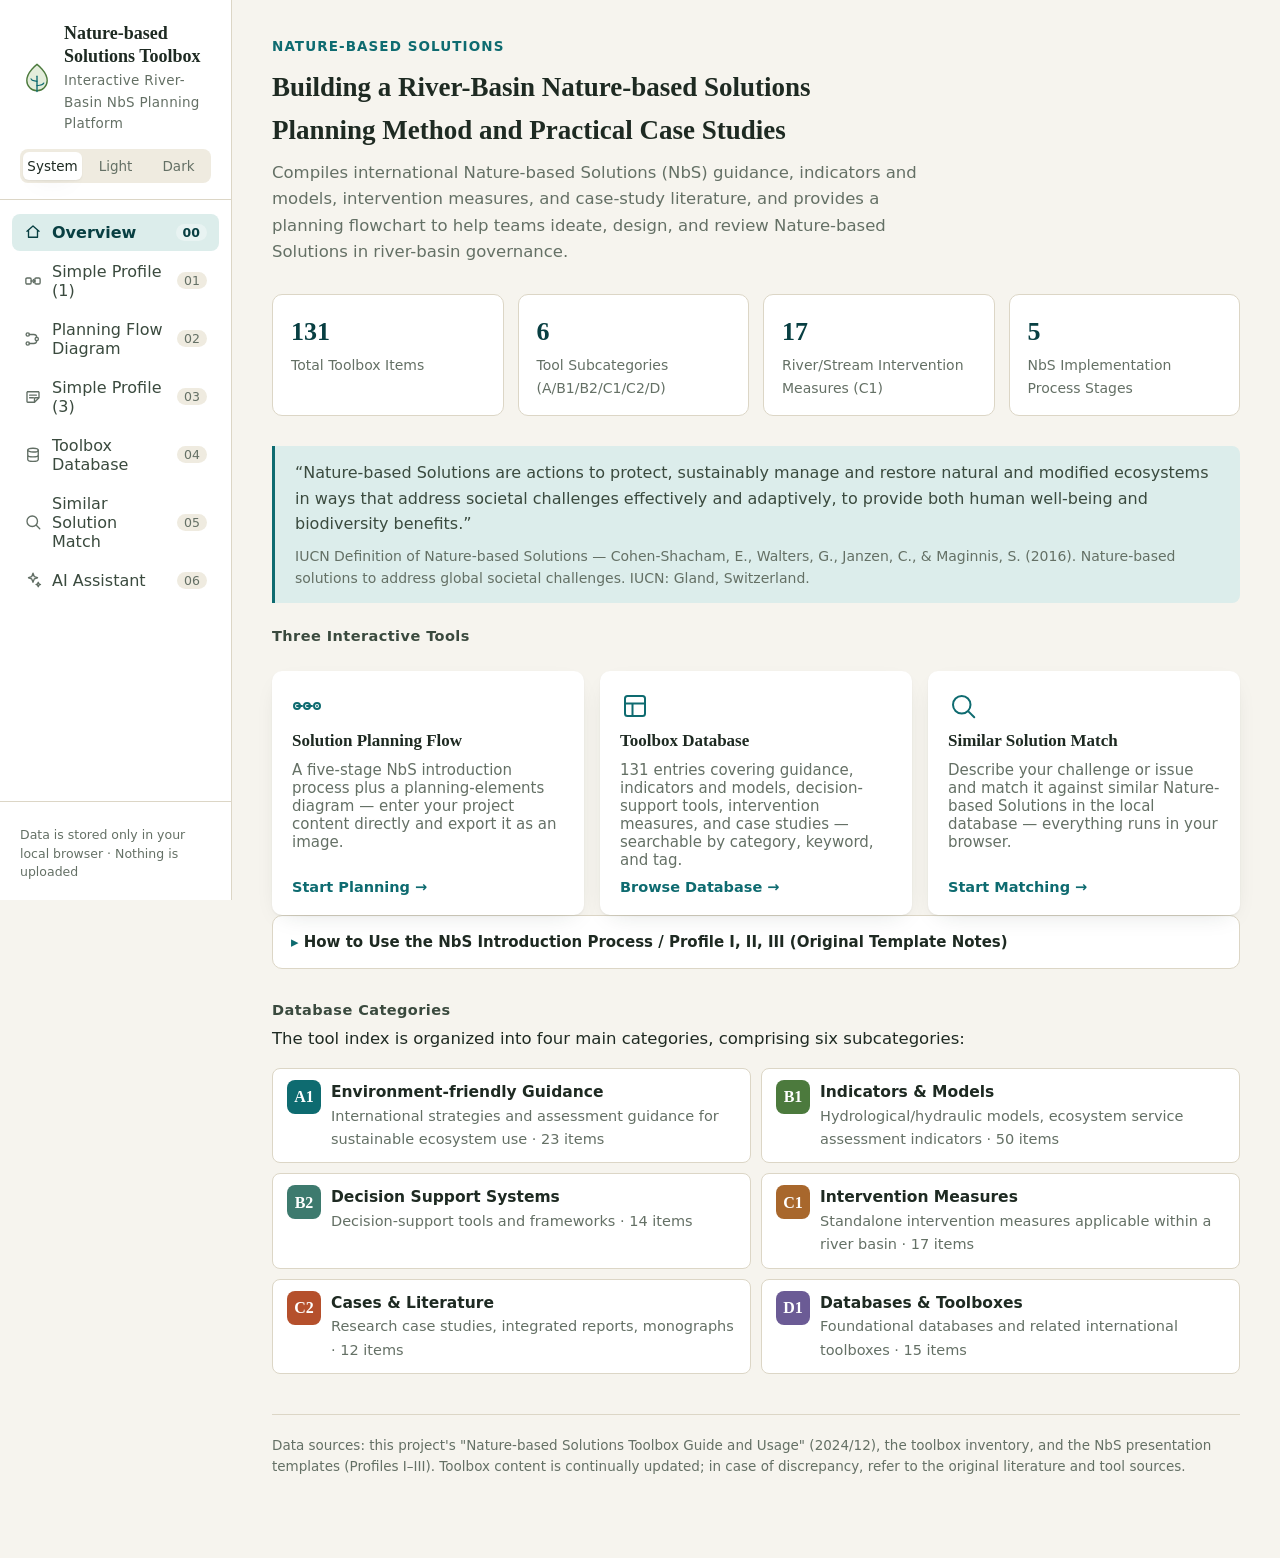
<file: nbs-toolbox/tools/nbs-toolbox-en.html>
<!doctype html>
<html lang="en">
<head>
<meta charset="utf-8">
<meta name="viewport" content="width=device-width, initial-scale=1">
<meta http-equiv="Content-Security-Policy" content="default-src 'none'; script-src 'self' 'unsafe-inline'; style-src 'self' 'unsafe-inline' https://fonts.googleapis.com; font-src https://fonts.gstatic.com; img-src 'self' data: blob:; connect-src 'self' https://generativelanguage.googleapis.com https://api.openai.com https://api.anthropic.com; base-uri 'none'; form-action 'none'; object-src 'none';">
<title>Nature-based Solutions Toolbox — Standalone Edition</title>
<style>
  @import url('https://fonts.googleapis.com/css2?family=Noto+Serif+TC:wght@500;600;700&family=Noto+Sans+TC:wght@400;500;600;700&display=swap');

  :root{
    --ground:#F6F4EE;
    --surface:#FFFFFF;
    --surface-2:#EFEBE0;
    --ink:#1E2A22;
    --ink-soft:#3A4A3E;
    --muted:#647065;
    --line:#DCD6C6;
    --line-strong:#C7BFA8;
    --accent:#0E6B70;
    --accent-ink:#083F42;
    --accent-soft:#DCEDEB;
    --accent-2:#4C7A3D;
    --accent-2-soft:#E3EDDB;
    --warm:#A8672C;
    --warm-soft:#F3E4CE;
    --danger:#A8402C;
    --danger-soft:#F5DFD8;
    --shadow: 0 1px 2px rgba(30,42,34,.06), 0 8px 24px -12px rgba(30,42,34,.18);
    --radius: 10px;
    --serif: 'Noto Serif TC', 'Songti TC', serif;
    --sans: 'Noto Sans TC', 'PingFang TC', 'Microsoft JhengHei', system-ui, sans-serif;
    --mono: ui-monospace, 'SFMono-Regular', Menlo, Consolas, monospace;
  }
  @media (prefers-color-scheme: dark){
    :root:not([data-theme="light"]){
      --ground:#10160F0F;
      --ground:#111813;
      --surface:#171F19;
      --surface-2:#1D2620;
      --ink:#E7EFE6;
      --ink-soft:#C4D2C6;
      --muted:#8FA095;
      --line:#2B362E;
      --line-strong:#3B4A3E;
      --accent:#57C2C4;
      --accent-ink:#BFEEEE;
      --accent-soft:#173231;
      --accent-2:#8FC470;
      --accent-2-soft:#1E2C18;
      --warm:#E3A65C;
      --warm-soft:#332615;
      --danger:#E38A73;
      --danger-soft:#331D16;
      --shadow: 0 1px 2px rgba(0,0,0,.3), 0 8px 24px -12px rgba(0,0,0,.5);
    }
  }
  :root[data-theme="dark"]{
    --ground:#111813;
    --surface:#171F19;
    --surface-2:#1D2620;
    --ink:#E7EFE6;
    --ink-soft:#C4D2C6;
    --muted:#8FA095;
    --line:#2B362E;
    --line-strong:#3B4A3E;
    --accent:#57C2C4;
    --accent-ink:#BFEEEE;
    --accent-soft:#173231;
    --accent-2:#8FC470;
    --accent-2-soft:#1E2C18;
    --warm:#E3A65C;
    --warm-soft:#332615;
    --danger:#E38A73;
    --danger-soft:#331D16;
    --shadow: 0 1px 2px rgba(0,0,0,.3), 0 8px 24px -12px rgba(0,0,0,.5);
  }

  *{box-sizing:border-box;}
  html{color-scheme: light dark;}
  body{
    margin:0;
    background:var(--ground);
    color:var(--ink);
    font-family:var(--sans);
    font-size:16.5px;
    line-height:1.6;
    -webkit-font-smoothing:antialiased;
  }
  h1,h2,h3,h4{font-family:var(--serif); font-weight:600; color:var(--ink); text-wrap:balance; margin:0;}
  p{margin:0;}
  button{font-family:var(--sans); cursor:pointer;}
  textarea, input, select{font-family:var(--sans); color:var(--ink);}
  a{color:var(--accent);}
  ::selection{background:var(--accent-soft); color:var(--accent-ink);}

  .app{display:flex; min-height:100vh;}

  /* ---------- Sidebar ---------- */
  .sidebar{
    width:232px; flex:none; background:var(--surface);
    border-right:1px solid var(--line);
    display:flex; flex-direction:column;
    position:sticky; top:0; height:100vh; overflow-y:auto;
  }
  .brand{padding:22px 20px 16px; border-bottom:1px solid var(--line);}
  .brand-mark{display:flex; align-items:center; gap:10px;}
  .brand-icon{width:34px;height:34px;flex:none;}
  .brand-title{font-family:var(--serif); font-size:18px; font-weight:600; line-height:1.25;}
  .brand-sub{font-size:13.5px; color:var(--muted); margin-top:3px; letter-spacing:.02em;}

  .nav{padding:14px 12px; display:flex; flex-direction:column; gap:2px; flex:1;}
  .nav-item{
    display:flex; align-items:center; gap:10px;
    padding:9px 12px; border-radius:8px; border:none; background:transparent;
    color:var(--ink-soft); font-size:16px; font-weight:500; text-align:left;
    width:100%;
  }
  .nav-item svg{width:18px;height:18px;flex:none; opacity:.8;}
  .nav-item:hover{background:var(--surface-2);}
  .nav-item.active{background:var(--accent-soft); color:var(--accent-ink); font-weight:600;}
  .nav-item.active svg{opacity:1;}
  .nav-num{
    margin-left:auto; font-size:12.5px; font-variant-numeric:tabular-nums;
    color:var(--muted); background:var(--surface-2); border-radius:999px;
    padding:1px 7px;
  }
  .nav-item.active .nav-num{background:rgba(255,255,255,.35); color:var(--accent-ink);}

  .sidebar-foot{padding:14px 20px 18px; border-top:1px solid var(--line);}
  .theme-toggle{
    display:flex; gap:4px; background:var(--surface-2); border-radius:8px; padding:3px;
    margin-top:14px;
  }
  .theme-toggle button{
    flex:1; border:none; background:transparent; padding:6px 4px; border-radius:6px;
    font-size:13.5px; color:var(--muted);
  }
  .theme-toggle button.active{background:var(--surface); color:var(--ink); box-shadow:var(--shadow);}
  .foot-note{font-size:12.5px; color:var(--muted); margin-top:10px; line-height:1.5;}

  /* mobile top bar */
  .topbar{display:none;}

  /* ---------- Main ---------- */
  .main{flex:1; min-width:0;}
  .panel{display:none; padding:36px 40px 80px; max-width:1180px; margin:0 auto;}
  .panel.active{display:block;}
  .panel-head{margin-bottom:28px;}
  .eyebrow{
    font-size:13.5px; font-weight:700; letter-spacing:.08em; color:var(--accent);
    text-transform:uppercase; margin-bottom:8px; display:block;
  }
  .panel-head h1{font-size:27px; margin-bottom:8px;}
  .panel-head .lede{color:var(--muted); font-size:16.5px; max-width:64ch;}

  .card{
    background:var(--surface); border:1px solid var(--line); border-radius:var(--radius);
    box-shadow:var(--shadow);
  }
  .section-title{font-size:14.5px; font-weight:700; color:var(--ink-soft); letter-spacing:.03em;}

  /* ===== Overview ===== */
  .stat-row{display:grid; grid-template-columns:repeat(4,1fr); gap:14px; margin:22px 0 30px;}
  .stat-tile{background:var(--surface); border:1px solid var(--line); border-radius:var(--radius); padding:16px 18px;}
  .stat-num{font-family:var(--serif); font-size:26px; font-weight:700; font-variant-numeric:tabular-nums; color:var(--accent-ink); background:none;}
  .stat-label{font-size:14px; color:var(--muted); margin-top:2px;}

  .quote-block{
    border-left:3px solid var(--accent); padding:14px 20px; background:var(--accent-soft);
    border-radius:0 8px 8px 0; margin:22px 0; color:var(--ink-soft); font-size:16px;
  }
  .quote-block cite{display:block; margin-top:8px; font-size:14px; color:var(--muted); font-style:normal;}

  .tool-grid{display:grid; grid-template-columns:repeat(3,1fr); gap:16px; margin-top:22px;}
  .tool-card{
    padding:20px; display:flex; flex-direction:column; gap:10px; text-align:left;
    border:none; background:var(--surface); border-radius:var(--radius); box-shadow:var(--shadow);
  }
  .tool-card .ic{width:30px;height:30px; color:var(--accent);}
  .tool-card h3{font-size:17px;}
  .tool-card p{font-size:15px; color:var(--muted);}
  .tool-card .go{font-size:14.5px; font-weight:600; color:var(--accent); margin-top:auto;}

  .cat-legend{display:grid; grid-template-columns:repeat(2,1fr); gap:10px; margin-top:16px;}
  .cat-row{display:flex; gap:10px; padding:11px 14px; border:1px solid var(--line); border-radius:8px; background:var(--surface);}
  .cat-chip-lg{
    flex:none; width:34px; height:34px; border-radius:8px; display:flex; align-items:center; justify-content:center;
    font-family:var(--serif); font-weight:700; font-size:16px; color:#fff;
  }
  .cat-row .txt{font-size:14.5px;}
  .cat-row .txt b{font-size:15.5px; display:block; color:var(--ink);}
  .cat-row .txt span{color:var(--muted);}

  /* ===== Flow / planner ===== */
  .stepper{display:grid; grid-template-columns:repeat(5,1fr); gap:0; margin-bottom:8px;}
  .step{
    position:relative; padding:16px 14px 14px; border:1px solid var(--line); background:var(--surface);
    cursor:pointer;
  }
  .step:first-child{border-radius:10px 0 0 10px;}
  .step:last-child{border-radius:0 10px 10px 0;}
  .step + .step{border-left:none;}
  .step:hover{background:var(--surface-2);}
  .step .n{
    width:22px;height:22px;border-radius:999px;background:var(--accent); color:#fff;
    font-size:13.5px; font-weight:700; display:flex; align-items:center; justify-content:center; margin-bottom:9px;
  }
  .step h4{font-size:15px; line-height:1.3;}
  .step .arrow{
    position:absolute; right:-11px; top:50%; transform:translateY(-50%); z-index:2;
    width:22px;height:22px; color:var(--muted);
  }
  .step:last-child .arrow{display:none;}
  .loop-note{
    display:flex; align-items:center; gap:8px; font-size:13.5px; color:var(--muted);
    margin:10px 2px 26px; padding-left:2px;
  }
  .loop-note svg{width:15px;height:15px; color:var(--accent-2); flex:none;}

  .step-detail{
    display:none; background:var(--accent-soft); border:1px solid var(--line); border-radius:8px;
    padding:14px 16px; font-size:15px; color:var(--ink-soft); margin:-2px 0 26px; line-height:1.65;
  }
  .step-detail.open{display:block;}
  .step-detail b{color:var(--ink);}

  .flow-toolbar{display:flex; align-items:center; gap:10px; flex-wrap:wrap; margin-bottom:18px;}
  .btn{
    display:inline-flex; align-items:center; gap:7px; padding:8px 14px; border-radius:8px; font-size:15px; font-weight:600;
    border:1px solid var(--line-strong); background:var(--surface); color:var(--ink);
  }
  .btn:hover{background:var(--surface-2);}
  .btn svg{width:15px;height:15px;}
  .btn.primary{background:var(--accent); border-color:var(--accent); color:#fff;}
  .btn.primary:hover{filter:brightness(1.06);}
  .btn.ghost{border-color:transparent; background:transparent; color:var(--muted);}
  .btn.ghost:hover{background:var(--surface-2); color:var(--ink);}
  .btn.sm{padding:5px 10px; font-size:14px;}
  .spacer{flex:1;}
  .save-indicator{font-size:13.5px; color:var(--muted); display:flex; align-items:center; gap:6px;}
  .save-dot{width:6px;height:6px;border-radius:999px; background:var(--accent-2);}

  #diagram-capture{background:var(--ground); padding:18px; border-radius:12px;}

  .profile-explainer{
    background:var(--surface); border:1px solid var(--line); border-radius:10px;
    padding:14px 18px; margin-bottom:20px;
  }
  .profile-explainer summary{
    cursor:pointer; font-weight:700; color:var(--ink); font-size:15px; list-style:none;
  }
  .profile-explainer summary::-webkit-details-marker{display:none;}
  .profile-explainer summary::before{content:"▸  "; color:var(--accent);}
  .profile-explainer[open] summary::before{content:"▾  ";}
  .profile-explainer .explainer-body{
    margin-top:14px; display:grid; grid-template-columns:repeat(2,1fr); gap:14px 18px;
  }
  .profile-explainer .explainer-item h4{font-size:14.5px; margin-bottom:5px; color:var(--accent-ink);}
  .profile-explainer .explainer-item p{font-size:14.5px; line-height:1.7; color:var(--ink-soft);}

  .profile-title{
    display:flex; align-items:baseline; gap:10px; margin:6px 2px 14px;
  }
  .profile-title h3{font-size:16.5px;}
  .profile-title span{font-size:14px; color:var(--muted);}

  .grid-flow{display:flex; flex-direction:column; gap:0;}
  .flow-row{display:grid; gap:12px;}
  .flow-row.cols-1{grid-template-columns:1fr;}
  .flow-row.cols-2{grid-template-columns:1fr 1fr;}
  .flow-row.cols-3{grid-template-columns:repeat(3,1fr);}
  .flow-row.cols-4{grid-template-columns:repeat(4,1fr);}
  .flow-connector{display:flex; justify-content:center; padding:6px 0;}
  .flow-connector svg{width:18px;height:22px; color:var(--line-strong);}

  .node{
    background:var(--surface); border:1px solid var(--line); border-radius:10px; padding:13px 14px;
    display:flex; flex-direction:column; gap:8px;
  }
  .node.hub{border-color:var(--accent); box-shadow:0 0 0 3px var(--accent-soft) inset;}
  .node .node-label{
    font-size:13.5px; font-weight:700; color:var(--accent-ink); display:flex; align-items:center; gap:6px; flex-wrap:wrap;
  }
  .node .node-label .pick-btn{
    margin-left:auto; font-size:12.5px; font-weight:600; color:var(--accent); background:var(--accent-soft);
    border:none; border-radius:6px; padding:3px 8px;
  }
  .node .hint{font-size:12.5px; color:var(--muted); line-height:1.5;}
  .node textarea{
    width:100%; min-height:64px; resize:vertical; border:1px dashed var(--line-strong); border-radius:7px;
    padding:8px 9px; font-size:14.5px; background:var(--ground); color:var(--ink); line-height:1.55;
  }
  .node textarea:focus{outline:2px solid var(--accent); outline-offset:1px; background:var(--surface);}
  .node.hub textarea{min-height:44px; font-weight:600;}

  /* ===== Database ===== */
  .db-controls{display:flex; flex-direction:column; gap:14px; margin-bottom:20px;}
  .search-row{display:flex; gap:10px;}
  .search-box{
    flex:1; display:flex; align-items:center; gap:9px; background:var(--surface); border:1px solid var(--line);
    border-radius:9px; padding:9px 13px;
  }
  .search-box svg{width:16px;height:16px; color:var(--muted); flex:none;}
  .search-box input{flex:1; border:none; background:transparent; font-size:15.5px; outline:none;}
  .chip-row{display:flex; flex-wrap:wrap; gap:7px;}
  .chip{
    border:1px solid var(--line-strong); background:var(--surface); color:var(--ink-soft); font-size:14px;
    font-weight:600; padding:5px 11px; border-radius:999px;
  }
  .chip:hover{background:var(--surface-2);}
  .chip.active{background:var(--accent); border-color:var(--accent); color:#fff;}
  .tag-row{display:flex; flex-wrap:wrap; gap:6px;}
  .tagchip{
    border:1px solid var(--line); background:var(--surface-2); color:var(--muted); font-size:13px;
    padding:3px 9px; border-radius:999px;
  }
  .tagchip.active{background:var(--accent-2-soft); border-color:var(--accent-2); color:var(--ink);}

  .result-meta{font-size:14.5px; color:var(--muted); margin-bottom:12px;}
  .result-list{display:flex; flex-direction:column; gap:10px;}
  .result-card{padding:16px 18px;}
  .result-top{display:flex; align-items:flex-start; gap:10px;}
  .cat-chip{
    flex:none; font-size:12.5px; font-weight:700; color:#fff; border-radius:6px; padding:3px 7px;
    font-variant-numeric:tabular-nums;
  }
  .result-name{font-size:16.5px; font-weight:700; color:var(--ink); flex:1;}
  .result-id{font-family:var(--mono); font-size:12.5px; color:var(--muted); white-space:nowrap;}
  .result-desc{
    font-size:15px; color:var(--ink-soft); margin:9px 0 0; line-height:1.65;
    display:-webkit-box; -webkit-line-clamp:3; -webkit-box-orient:vertical; overflow:hidden; white-space:pre-line;
  }
  .result-desc.expanded{-webkit-line-clamp:unset;}
  .result-foot{display:flex; align-items:center; gap:10px; margin-top:11px; flex-wrap:wrap;}
  .result-tags{display:flex; gap:6px; flex-wrap:wrap; flex:1;}
  .mini-tag{font-size:12.5px; color:var(--muted); background:var(--surface-2); border-radius:999px; padding:2px 8px;}
  .link-btn{font-size:13.5px; font-weight:600; color:var(--accent); background:none; border:none; padding:0;}
  .explainer-item .link-btn{margin-top:8px; display:inline-block;}

  /* ===== Simple profile pages (Profile I / Profile III) ===== */
  .simple-diagram{background:var(--ground); padding:18px; border-radius:12px;}
  .p1-row{display:flex; align-items:stretch; gap:14px; flex-wrap:wrap;}
  .p1-row .node{flex:1; min-width:220px;}
  .p1-arrow{display:flex; align-items:center; justify-content:center; flex:none; width:34px; color:var(--accent-2);}
  .p1-arrow svg{width:26px; height:26px;}
  .p3-grid{display:flex; flex-direction:column; gap:14px;}
  .p3-row-top{display:grid; grid-template-columns:repeat(3,1fr); gap:14px;}

  .empty-state{text-align:center; padding:50px 20px; color:var(--muted); font-size:15.5px;}

  /* ===== Similarity match panel ===== */
  .field-group{display:flex; flex-direction:column; gap:6px; margin-bottom:14px;}
  .field-group label{font-size:14px; font-weight:600; color:var(--ink-soft);}
  .field-group .fhint{font-size:13px; color:var(--muted);}
  .check-row{display:flex; align-items:flex-start; gap:8px; font-size:13px; color:var(--ink-soft); cursor:pointer; margin-top:2px;}
  .check-row input[type="checkbox"]{margin-top:3px; cursor:pointer;}
  select, .input, textarea.input{
    border:1px solid var(--line-strong); border-radius:8px; padding:9px 11px; font-size:15.5px;
    background:var(--surface); color:var(--ink); width:100%;
  }
  select:focus, .input:focus{outline:2px solid var(--accent); outline-offset:1px;}

  .match-list{display:flex; flex-direction:column; gap:8px; margin-top:6px;}
  .match-item{padding:11px 13px; display:flex; gap:10px; align-items:flex-start;}
  .match-score{
    flex:none; width:34px; height:34px; border-radius:8px; background:var(--accent-soft); color:var(--accent-ink);
    font-size:13px; font-weight:700; display:flex; align-items:center; justify-content:center; text-align:center;
  }
  .match-body{flex:1; min-width:0;}
  .match-body .mn{font-size:15px; font-weight:700;}
  .match-body .md{font-size:14px; color:var(--muted); margin-top:3px; display:-webkit-box; -webkit-line-clamp:2; -webkit-box-orient:vertical; overflow:hidden; white-space:pre-line;}

  .toast{
    position:fixed; bottom:22px; left:50%; transform:translateX(-50%) translateY(20px); opacity:0;
    background:var(--ink); color:var(--ground); padding:10px 18px; border-radius:999px; font-size:15px;
    box-shadow:var(--shadow); transition:all .25s ease; z-index:50; pointer-events:none;
    display:flex; align-items:center; gap:8px;
  }
  .toast.show{opacity:1; transform:translateX(-50%) translateY(0);}

  .modal-overlay{
    position:fixed; inset:0; background:rgba(20,24,20,.45); backdrop-filter:blur(1px);
    display:flex; align-items:center; justify-content:center; z-index:100;
    opacity:0; pointer-events:none; transition:opacity .18s ease;
    padding:20px;
  }
  .modal-overlay.show{opacity:1; pointer-events:auto;}
  .modal-box{
    background:var(--surface); color:var(--ink); border-radius:14px; box-shadow:var(--shadow);
    max-width:380px; width:100%; padding:22px 22px 18px; transform:translateY(10px) scale(.98);
    transition:transform .18s ease; border:1px solid var(--line);
  }
  .modal-overlay.show .modal-box{transform:translateY(0) scale(1);}
  .modal-box p{margin:0 0 18px; font-size:15.5px; line-height:1.6; color:var(--ink);}
  .modal-actions{display:flex; justify-content:flex-end; gap:8px;}

  /* Export preview — shown inline right below the toolbar that triggered it
     (not a fixed/centered overlay): a sandboxed embed (e.g. Wix) can give an
     iframe that is much taller than the visible viewport, so anything
     positioned via position:fixed can land far outside what the visitor can
     currently see, forcing an extra scroll to find it. Appearing in normal
     document flow, right after the button just clicked, needs no scrolling.
     The image preview also uses a fixed px max-height rather than vh: in
     that same tall auto-height iframe, 100vh reflects the iframe's full
     rendered height, not the physically visible screen, so a vh-based cap
     barely shrinks the image at all. */
  .export-preview-panel{
    margin:14px 0 22px; padding:16px 18px; background:var(--surface); border:1px solid var(--line);
    border-radius:12px; box-shadow:var(--shadow);
  }
  .export-preview-panel[hidden]{display:none;}
  .export-preview-head{display:flex; align-items:center; justify-content:space-between; gap:10px; margin-bottom:12px;}
  .export-preview-title{font-weight:700; font-size:16px; margin:0; color:var(--ink);}
  .export-preview-close{
    flex:none; border:none; background:var(--surface-2); color:var(--muted); border-radius:8px;
    padding:5px 11px; font-size:13.5px; font-weight:600;
  }
  .export-preview-close:hover{background:var(--line); color:var(--ink);}
  .export-preview-body{margin:0 0 12px; text-align:center;}
  .export-preview-body img{max-width:100%; max-height:420px; border-radius:10px; border:1px solid var(--line); background:var(--ground);}
  .export-preview-body textarea{width:100%; height:220px; box-sizing:border-box; font-family:ui-monospace,Menlo,Consolas,monospace; font-size:13px; padding:10px; border-radius:8px; border:1px solid var(--line); background:var(--ground); color:var(--ink); resize:vertical;}
  .export-preview-hint{font-size:13.5px; color:var(--muted); line-height:1.6; margin:0;}

  code.inline{font-family:var(--mono); background:var(--surface-2); padding:1px 6px; border-radius:5px; font-size:14px;}

  footer.page-foot{
    margin-top:40px; padding-top:20px; border-top:1px solid var(--line); font-size:13.5px; color:var(--muted);
  }

  @media (max-width:980px){
    .app{flex-direction:column;}
    .sidebar{display:none;}
    .main{width:100%; min-width:0;}
    .topbar{
      display:flex; align-items:center; gap:6px; overflow-x:auto; position:sticky; top:0; z-index:20;
      background:var(--surface); border-bottom:1px solid var(--line); padding:10px 12px; width:100%;
    }
    .topbar button{
      flex:none; border:none; background:var(--surface-2); color:var(--ink-soft); font-size:14.5px; font-weight:600;
      padding:8px 13px; border-radius:999px; white-space:nowrap;
    }
    .topbar button.active{background:var(--accent); color:#fff;}
    .panel{padding:22px 16px 60px;}
    .stat-row{grid-template-columns:repeat(2,1fr);}
    .tool-grid{grid-template-columns:1fr;}
    .cat-legend{grid-template-columns:1fr;}
    .stepper{display:flex; flex-direction:column;}
    .step{border-radius:0 !important; border-left:1px solid var(--line) !important; border-top:none;}
    .step:first-child{border-top:1px solid var(--line);}
    .step .arrow{display:none;}
    .flow-row.cols-2, .flow-row.cols-3, .flow-row.cols-4{grid-template-columns:1fr;}
    .profile-explainer .explainer-body{grid-template-columns:1fr;}
    .p3-row-top{grid-template-columns:1fr;}
    .p1-row{flex-direction:column;}
    .p1-arrow{width:100%; height:26px;}
    .p1-arrow svg{transform:rotate(90deg);}
  }
</style>
</head>
<body>

<div class="app">
  <!-- Sidebar -->
  <nav class="sidebar" id="sidebar">
    <div class="brand">
      <div class="brand-mark">
        <svg class="brand-icon" viewBox="0 0 40 40" fill="none">
          <path d="M20 4C20 4 8 13 8 23a12 12 0 0024 0C32 13 20 4 20 4Z" fill="var(--accent-2-soft)" stroke="var(--accent-2)" stroke-width="1.6"/>
          <path d="M20 36V18" stroke="var(--accent)" stroke-width="1.6" stroke-linecap="round"/>
          <path d="M20 24c-3-1-6 0-7-3M20 29c3-1 6.5.5 8-3" stroke="var(--accent)" stroke-width="1.4" stroke-linecap="round"/>
        </svg>
        <div>
          <div class="brand-title">Nature-based Solutions Toolbox</div>
          <div class="brand-sub">Interactive River-Basin NbS Planning Platform</div>
        </div>
      </div>
      <div class="theme-toggle" id="themeToggle">
        <button data-theme="system">System</button>
        <button data-theme="light">Light</button>
        <button data-theme="dark">Dark</button>
      </div>
    </div>
    <div class="nav" id="nav"></div>
    <div class="sidebar-foot">
      <div class="foot-note">Data is stored only in your local browser · Nothing is uploaded</div>
    </div>
  </nav>

  <!-- Mobile topbar -->
  <div class="topbar" id="topbar"></div>

  <main class="main">

    <!-- ============ OVERVIEW ============ -->
    <section class="panel active" id="panel-overview">
      <div class="panel-head">
        <span class="eyebrow">Nature-based Solutions</span>
        <h1>Building a River-Basin Nature-based Solutions Planning Method and Practical Case Studies</h1>
        <p class="lede">Compiles international Nature-based Solutions (NbS) guidance, indicators and models, intervention measures, and case-study literature, and provides a planning flowchart to help teams ideate, design, and review Nature-based Solutions in river-basin governance.</p>
      </div>

      <div class="stat-row" id="statRow"></div>

      <div class="quote-block">
        “Nature-based Solutions are actions to protect, sustainably manage and restore natural and modified ecosystems in ways that address societal challenges effectively and adaptively, to provide both human well-being and biodiversity benefits.”
        <cite>IUCN Definition of Nature-based Solutions — Cohen-Shacham, E., Walters, G., Janzen, C., &amp; Maginnis, S. (2016). Nature-based solutions to address global societal challenges. IUCN: Gland, Switzerland.</cite>
      </div>

      <div class="section-title" style="margin-bottom:12px;">Three Interactive Tools</div>
      <div class="tool-grid">
        <button class="tool-card card" data-goto="flow">
          <svg class="ic" viewBox="0 0 24 24" fill="none" stroke="currentColor" stroke-width="1.6"><path d="M4 12h4m4 0h4m4 0h0" stroke-linecap="round"/><circle cx="4" cy="12" r="2.4"/><circle cx="12" cy="12" r="2.4"/><circle cx="20" cy="12" r="2.4"/></svg>
          <h3>Solution Planning Flow</h3>
          <p>A five-stage NbS introduction process plus a planning-elements diagram — enter your project content directly and export it as an image.</p>
          <span class="go">Start Planning →</span>
        </button>
        <button class="tool-card card" data-goto="database">
          <svg class="ic" viewBox="0 0 24 24" fill="none" stroke="currentColor" stroke-width="1.6"><rect x="4" y="4" width="16" height="16" rx="2"/><path d="M4 10h16M10 10v10" stroke-linecap="round"/></svg>
          <h3>Toolbox Database</h3>
          <p>131 entries covering guidance, indicators and models, decision-support tools, intervention measures, and case studies — searchable by category, keyword, and tag.</p>
          <span class="go">Browse Database →</span>
        </button>
        <button class="tool-card card" data-goto="match">
          <svg class="ic" viewBox="0 0 24 24" fill="none" stroke="currentColor" stroke-width="1.6"><circle cx="11" cy="11" r="7"/><path d="M21 21l-4.3-4.3" stroke-linecap="round"/></svg>
          <h3>Similar Solution Match</h3>
          <p>Describe your challenge or issue and match it against similar Nature-based Solutions in the local database — everything runs in your browser.</p>
          <span class="go">Start Matching →</span>
        </button>
      </div>

      <details class="profile-explainer">
        <summary>How to Use the NbS Introduction Process / Profile I, II, III (Original Template Notes)</summary>
        <div class="explainer-body">
          <div class="explainer-item">
            <h4>NbS Introduction Process</h4>
            <p>Corresponds to the five-stage flowchart in the upper half of the "Solution Planning Flow" page. This item is used together with "NbS Profile II," echoing the IUCN NbS self-assessment standard: the five stages first clarify the project's overall rhythm — from initiation and understanding the system through to monitoring and evaluation — and then Profile II is filled in field by field with the planning content needed at each stage.</p>
            <button class="link-btn" data-goto="flow">→ Go to Planning Flow</button>
          </div>
          <div class="explainer-item">
            <h4>NbS Profile I</h4>
            <p>This profile briefly introduces how the applied NbS "protects, sustainably manages, restores nature, and transforms ecosystems to address societal challenges while providing human well-being and biodiversity benefits." It is presented as a simple "Intervention Measure → Societal Challenge" diagram, suitable for quickly explaining the overall logic of an NbS case at the start of a report or presentation — no detailed data entry is required.</p>
            <button class="link-btn" data-goto="p1">→ Go to Profile I</button>
          </div>
          <div class="explainer-item">
            <h4>NbS Profile II</h4>
            <p>Establishes a planning method for river-basin Nature-based Solutions. This template covers the key elements of an NbS, echoing the IUCN NbS self-assessment standard. It is designed from the planner's perspective, to support ideating and designing an NbS, taking stock of considerations, and presenting it to others. Because toolbox users — hydrology/hydraulics specialists — are familiar with hydrological and hydraulic models, several fields are drawn by analogy to simulation models (see the "Simulation-Model Perspective" hint on each field of that page). The "Planning Elements Diagram" further down that page is the interactive, fillable version of this profile, with each field labeled with its corresponding IUCN NbS global standard indicator number and toolbox category.</p>
            <button class="link-btn" data-goto="flow">→ Go to Planning Flow</button>
          </div>
          <div class="explainer-item">
            <h4>NbS Profile III</h4>
            <p>Used only to introduce NbS outcomes to the general public: it condenses the full planning content into four fields — "Case Background and Challenges Faced," "Actions and Goals," "Outcomes of the Actions: results, problems raised, or benefits," and "Key Lessons and Experience from the Case (e.g., factors behind its success or failure)" — suitable for public sharing, outcome reports, or external presentations; detailed planning should still be completed first using Profile II.</p>
            <button class="link-btn" data-goto="p3">→ Go to Profile III</button>
          </div>
        </div>
      </details>

      <div class="section-title" style="margin:30px 0 4px;">Database Categories</div>
      <p class="lede" style="margin-bottom:14px;">The tool index is organized into four main categories, comprising six subcategories:</p>
      <div class="cat-legend" id="catLegend"></div>

      <footer class="page-foot">
        Data sources: this project's "Nature-based Solutions Toolbox Guide and Usage" (2024/12), the toolbox inventory, and the NbS presentation templates (Profiles I–III). Toolbox content is continually updated; in case of discrepancy, refer to the original literature and tool sources.
      </footer>
    </section>

    <!-- ============ PROFILE I ============ -->
    <section class="panel" id="panel-p1">
      <div class="panel-head">
        <span class="eyebrow">NbS Profile I</span>
        <h1>NbS Profile I</h1>
        <p class="lede">Uses the simplest possible "Intervention Measure → Societal Challenge" diagram to quickly explain how an NbS case addresses a societal challenge — and delivers human well-being and biodiversity benefits — through protecting, sustainably managing, restoring nature, and transforming ecosystems. Suitable as a conceptual introduction at the start of a report or presentation; content is saved automatically in your local browser.</p>
      </div>

      <div class="quote-block">
        “Nature-based Solutions are actions to protect, sustainably manage and restore natural and modified ecosystems in ways that address societal challenges effectively and adaptively, to provide both human well-being and biodiversity benefits.”
        <cite>IUCN Definition of Nature-based Solutions — Cohen-Shacham, E., Walters, G., Janzen, C., &amp; Maginnis, S. (2016). Nature-based solutions to address global societal challenges. IUCN: Gland, Switzerland.</cite>
      </div>

      <div class="flow-toolbar">
        <button class="btn sm" id="btnCopyFromP2" style="border-color:var(--accent-2); color:#fff; background:var(--accent-2);">Import content from Profile II</button>
        <button class="btn primary" id="btnExportPng-p1">
          <svg viewBox="0 0 24 24" fill="none" stroke="currentColor" stroke-width="1.8"><path d="M12 3v12m0 0l-4-4m4 4l4-4" stroke-linecap="round" stroke-linejoin="round"/><path d="M4 17v2a2 2 0 002 2h12a2 2 0 002-2v-2" stroke-linecap="round"/></svg>
          Export as Image (PNG)
        </button>
        <button class="btn" id="btnExportJson-p1">Export JSON</button>
        <button class="btn" id="btnImportJson-p1">Import JSON</button>
        <input type="file" id="fileImport-p1" accept="application/json" style="display:none;">
        <button class="btn ghost" id="btnReset-p1">Clear All Content</button>
        <div class="spacer"></div>
        <div class="save-indicator"><span class="save-dot"></span><span>Auto-saved locally</span></div>
      </div>

      <div class="export-preview-panel" id="exportPreviewPanel-p1" hidden>
        <div class="export-preview-head">
          <p class="export-preview-title" id="exportPreviewTitle-p1"></p>
          <button class="export-preview-close" id="exportPreviewClose-p1" type="button">Close ✕</button>
        </div>
        <div class="export-preview-body" id="exportPreviewBody-p1"></div>
        <p class="export-preview-hint" id="exportPreviewHint-p1"></p>
      </div>

      <div id="diagram-capture-p1" class="simple-diagram">
        <div class="profile-title">
          <h3>Nature-based Solution Profile I</h3>
          <span>Introduces the overall logic of an NbS case · no detailed data entry required</span>
        </div>
        <div class="p1-row">
          <div class="node hub">
            <div class="node-label"><span>Societal Challenge</span></div>
            <div class="hint">What societal challenge is being faced?</div>
            <textarea id="p1-field-challenge" data-field="challenge" placeholder="Enter the societal challenge…"></textarea>
          </div>
          <div class="p1-arrow">
            <svg viewBox="0 0 24 24" fill="none" stroke="currentColor" stroke-width="2"><path d="M4 12h14m0 0l-5-5m5 5l-5 5" stroke-linecap="round" stroke-linejoin="round"/></svg>
          </div>
          <div class="node hub">
            <div class="node-label"><span>Intervention Measure</span></div>
            <div class="hint">Actions that address this challenge by protecting, sustainably managing, restoring nature, or transforming ecosystems.</div>
            <textarea id="p1-field-intervention" data-field="intervention" placeholder="Enter the intervention measure…"></textarea>
          </div>
        </div>
      </div>
    </section>

    <!-- ============ FLOW / PLANNER ============ -->
    <section class="panel" id="panel-flow">
      <div class="panel-head">
        <span class="eyebrow">Planning Flowchart</span>
        <h1>Solution Planning Flow</h1>
        <p class="lede">The upper half shows the five stages of NbS introduction (click to expand details); the lower half is the "NbS Profile II" Planning Elements Diagram — fill your project content directly into the boxes, and it will be saved automatically in your local browser. You can also load the small-, medium-, and large-scale real-world case studies (Lanyang River basin) from Chapter 5, "Demonstration Cases of Nature-based Solutions," of this project's final report, to use as filled-in examples.</p>
      </div>

      <div class="flow-toolbar">
        <div style="display:flex;align-items:center;gap:6px;border:1px solid var(--accent-2);border-radius:8px;padding:4px 4px 4px 12px;">
          <svg viewBox="0 0 24 24" fill="none" stroke="var(--accent-2)" stroke-width="1.8" style="width:15px;height:15px;flex:none;"><path d="M4 19V6a2 2 0 012-2h9l5 5v10a2 2 0 01-2 2H6a2 2 0 01-2-2Z" stroke-linejoin="round"/><path d="M14 4v5h5" stroke-linejoin="round"/><path d="M8 13h8M8 16.5h5" stroke-linecap="round"/></svg>
          <select id="demoCaseSelect" style="border:none;background:transparent;font-size:14.5px;font-weight:600;color:var(--accent-2);padding:6px 2px;">
            <option value="small">Demo Case · Small Scale | Upper Reach of the Anlong River</option>
            <option value="medium">Demo Case · Medium Scale | Wildlife Habitat at the Lanyang River Estuary</option>
            <option value="large">Demo Case · Large Scale | Soil and Water Conservation in the Lanyang River Basin</option>
          </select>
          <button class="btn sm" id="btnLoadDemo" style="border-color:var(--accent-2); color:#fff; background:var(--accent-2);">Load</button>
        </div>
        <button class="btn primary" id="btnExportPng">
          <svg viewBox="0 0 24 24" fill="none" stroke="currentColor" stroke-width="1.8"><path d="M12 3v12m0 0l-4-4m4 4l4-4" stroke-linecap="round" stroke-linejoin="round"/><path d="M4 17v2a2 2 0 002 2h12a2 2 0 002-2v-2" stroke-linecap="round"/></svg>
          Export as Image (PNG)
        </button>
        <button class="btn" id="btnExportJson">Export JSON</button>
        <button class="btn" id="btnImportJson">Import JSON</button>
        <input type="file" id="fileImport" accept="application/json" style="display:none;">
        <button class="btn ghost" id="btnResetFlow">Clear All Content</button>
        <div class="spacer"></div>
        <div class="save-indicator"><span class="save-dot"></span><span id="saveText">Auto-saved locally</span></div>
      </div>

      <div class="export-preview-panel" id="exportPreviewPanel" hidden>
        <div class="export-preview-head">
          <p class="export-preview-title" id="exportPreviewTitle"></p>
          <button class="export-preview-close" id="exportPreviewClose" type="button">Close ✕</button>
        </div>
        <div class="export-preview-body" id="exportPreviewBody"></div>
        <p class="export-preview-hint" id="exportPreviewHint"></p>
      </div>

      <div id="diagram-capture">
        <div class="section-title" style="margin-bottom:10px;">Part 1 · NbS Introduction Process (Five Stages)</div>
        <div class="stepper" id="stepper"></div>
        <div id="stepDetails"></div>
        <div class="loop-note">
          <svg viewBox="0 0 24 24" fill="none" stroke="currentColor" stroke-width="1.8"><path d="M4 12a8 8 0 0114-5.3M20 12a8 8 0 01-14 5.3M15 4v3h-3M9 20v-3h3" stroke-linecap="round" stroke-linejoin="round"/></svg>
          If stages 3 or 5 reveal that the conceptual model or action plan needs revision, return to "Understand the System" to iterate.
        </div>

        <div class="section-title" style="margin:6px 0 10px;">Part 2 · NbS Profile II — Planning Elements Diagram</div>
        <div class="profile-title">
          <h3>Nature-based Solution Profile II</h3>
          <span>Echoes the IUCN NbS self-assessment standard · designed for planners to ideate and review</span>
        </div>
        <div class="grid-flow" id="plannerGrid"></div>
      </div>
    </section>

    <!-- ============ PROFILE III ============ -->
    <section class="panel" id="panel-p3">
      <div class="panel-head">
        <span class="eyebrow">NbS Profile III</span>
        <h1>NbS Profile III</h1>
        <p class="lede">Used only to introduce NbS outcomes to the general public: it condenses the full planning content into four fields — Challenge, Action, Outcome, and Lessons Learned — suitable for public sharing, outcome reports, or external presentations. Please complete detailed planning first using Profile II; content is saved automatically in your local browser.</p>
      </div>

      <div class="flow-toolbar">
        <button class="btn primary" id="btnExportPng-p3">
          <svg viewBox="0 0 24 24" fill="none" stroke="currentColor" stroke-width="1.8"><path d="M12 3v12m0 0l-4-4m4 4l4-4" stroke-linecap="round" stroke-linejoin="round"/><path d="M4 17v2a2 2 0 002 2h12a2 2 0 002-2v-2" stroke-linecap="round"/></svg>
          Export as Image (PNG)
        </button>
        <button class="btn" id="btnExportJson-p3">Export JSON</button>
        <button class="btn" id="btnImportJson-p3">Import JSON</button>
        <input type="file" id="fileImport-p3" accept="application/json" style="display:none;">
        <button class="btn ghost" id="btnReset-p3">Clear All Content</button>
        <div class="spacer"></div>
        <div class="save-indicator"><span class="save-dot"></span><span>Auto-saved locally</span></div>
      </div>

      <div class="export-preview-panel" id="exportPreviewPanel-p3" hidden>
        <div class="export-preview-head">
          <p class="export-preview-title" id="exportPreviewTitle-p3"></p>
          <button class="export-preview-close" id="exportPreviewClose-p3" type="button">Close ✕</button>
        </div>
        <div class="export-preview-body" id="exportPreviewBody-p3"></div>
        <p class="export-preview-hint" id="exportPreviewHint-p3"></p>
      </div>

      <div id="diagram-capture-p3" class="simple-diagram">
        <div class="profile-title">
          <h3>Nature-based Solution Profile III</h3>
          <span>Used only to introduce NbS outcomes to the general public</span>
        </div>
        <div class="p3-grid">
          <div class="p3-row-top">
            <div class="node">
              <div class="node-label"><span>Challenge</span></div>
              <div class="hint">Case background and challenges faced.</div>
              <textarea id="p3-field-challenge" data-field="challenge" placeholder="Enter the case background and challenges faced…"></textarea>
            </div>
            <div class="node">
              <div class="node-label"><span>Action</span></div>
              <div class="hint">Actions and goals.</div>
              <textarea id="p3-field-action" data-field="action" placeholder="Enter the actions and goals…"></textarea>
            </div>
            <div class="node">
              <div class="node-label"><span>Outcome</span></div>
              <div class="hint">Outcomes of the actions: results, problems raised, or benefits.</div>
              <textarea id="p3-field-outcome" data-field="outcome" placeholder="Enter the outcomes of the actions…"></textarea>
            </div>
          </div>
          <div class="node">
            <div class="node-label"><span>Lessons Learned</span></div>
            <div class="hint">Key lessons and experience from the case, such as factors behind its success or failure.</div>
            <textarea id="p3-field-lessons" data-field="lessons" placeholder="Enter the key lessons and experience…"></textarea>
          </div>
        </div>
      </div>
    </section>

    <!-- ============ DATABASE ============ -->
    <section class="panel" id="panel-database">
      <div class="panel-head">
        <span class="eyebrow">Toolbox Database</span>
        <h1>Toolbox Database</h1>
        <p class="lede">Includes 131 entries of environmentally friendly guidance, indicators and models, decision-support systems, intervention measures, case-study literature, and databases — searchable by keyword, category, and tag.</p>
      </div>

      <div class="db-controls">
        <div class="search-row">
          <div class="search-box">
            <svg viewBox="0 0 24 24" fill="none" stroke="currentColor" stroke-width="2"><circle cx="11" cy="11" r="7"/><path d="M21 21l-4.3-4.3" stroke-linecap="round"/></svg>
            <input type="text" id="dbSearch" placeholder="Search by tool name, description, ID, or tag…">
          </div>
        </div>
        <div class="chip-row" id="catChips"></div>
        <div class="tag-row" id="tagChips"></div>
      </div>

      <div class="result-meta" id="resultMeta"></div>
      <div class="result-list" id="resultList"></div>
    </section>

    <!-- ============ AI ============ -->
    <section class="panel" id="panel-match">
      <div class="panel-head">
        <span class="eyebrow">Similarity Search</span>
        <h1>Describe Your Challenge or Issue</h1>
        <p class="lede">Describe the challenge or issue you're facing, and the system will match it against similar Nature-based Solutions in the local database (scored by keyword and term overlap, computed entirely in your browser — nothing is uploaded or sent anywhere).</p>
      </div>

      <div class="card" style="padding:18px 20px; max-width:720px;">
        <div class="field-group">
          <label for="queryInput">Describe your challenge or issue</label>
          <textarea class="input" id="queryInput" rows="5" placeholder="For example: A riverside town faces flood risk during typhoon season and wants to reduce peak flows while preserving ecological habitat and improving waterbird habitat quality at the river mouth…"></textarea>
          <span class="fhint">The more specific you are (site characteristics, challenges, desired benefits), the more precise the match.</span>
        </div>
        <button class="btn primary" id="btnLocalMatch" style="width:100%; justify-content:center;">
          <svg viewBox="0 0 24 24" fill="none" stroke="currentColor" stroke-width="1.8"><circle cx="11" cy="11" r="7"/><path d="M21 21l-4.3-4.3" stroke-linecap="round"/></svg>
          Match Against Database
        </button>
        <div id="localMatchWrap" style="margin-top:16px;"></div>
      </div>
    </section>

    <!-- ============ AI ASSISTANT (bring your own key) ============ -->
    <section class="panel" id="panel-ai">
      <div class="panel-head">
        <span class="eyebrow">AI Assistant・Bring your own API key</span>
        <h1>AI Assistant</h1>
        <p class="lede">Describe your planning question in plain language, and the AI service you choose will answer based on the toolbox database and suggest relevant tools with reasons. When you use this feature, your question and a summary of the toolbox database are sent directly from your browser to the AI service you select — never through this site or any other server. Your API key lives only in this tab's memory by default, and is never kept on your device unless you explicitly check "Remember this key".</p>
      </div>

      <div class="card" style="padding:18px 20px; max-width:720px;">
        <div class="field-group">
          <label for="aiProvider">AI service provider</label>
          <select class="input" id="aiProvider">
            <option value="gemini">Google Gemini</option>
            <option value="openai">OpenAI</option>
            <option value="anthropic">Anthropic Claude</option>
          </select>
          <span class="fhint">Choose the AI service you want to use, then paste that service's API key below.</span>
        </div>
        <div class="field-group">
          <label for="aiApiKey">API key</label>
          <input class="input" type="password" id="aiApiKey" placeholder="Paste your own API key" autocomplete="off">
          <span class="fhint">By default the key only lives in this tab's memory and clears when you close or refresh the page; it is sent directly to the AI service you chose, never through any other server.</span>
          <label class="check-row" for="aiRememberKey">
            <input type="checkbox" id="aiRememberKey">
            <span>Remember this key on this device (stored in your browser's localStorage, local only, never sent anywhere)</span>
          </label>
          <button class="btn" type="button" id="btnForgetKey" style="margin-top:4px; align-self:flex-start;">Clear saved key</button>
        </div>
        <div class="field-group">
          <label for="aiModel">Model name (optional, leave blank to use the default)</label>
          <input class="input" type="text" id="aiModel" placeholder="">
          <span class="fhint">AI providers regularly update or retire model names. If you get a "model no longer available" error, click the button below to list the models your key currently has access to, then click one to fill it in.</span>
          <button class="btn" type="button" id="btnListModels" style="margin-top:8px; align-self:flex-start;">
            <svg viewBox="0 0 24 24" fill="none" stroke="currentColor" stroke-width="1.8"><circle cx="11" cy="11" r="7"/><path d="M21 21l-4.3-4.3" stroke-linecap="round"/></svg>
            List available models
          </button>
          <div id="modelListWrap" style="margin-top:10px;"></div>
        </div>
        <div class="field-group">
          <label for="aiQuestion">Your question</label>
          <textarea class="input" id="aiQuestion" rows="5" placeholder="For example: my project needs to address poor urban drainage while also increasing biodiversity — which tools or indicators in the toolbox would fit, and why?"></textarea>
        </div>
        <button class="btn primary" id="btnAskAI" style="width:100%; justify-content:center;">
          <svg viewBox="0 0 24 24" fill="none" stroke="currentColor" stroke-width="1.8"><path d="M12 3l1.8 4.6L18 9l-4.2 1.4L12 15l-1.8-4.6L6 9l4.2-1.4L12 3z"/><path d="M19 15l.9 2.1L22 18l-2.1.9L19 21l-.9-2.1L16 18l2.1-.9L19 15z"/></svg>
          Ask AI
        </button>
        <div id="aiAnswerWrap" style="margin-top:16px;"></div>
      </div>
    </section>

  </main>
</div>

<div class="toast" id="toast"></div>

<div class="modal-overlay" id="modalOverlay" role="dialog" aria-modal="true">
  <div class="modal-box">
    <p id="modalMessage"></p>
    <div class="modal-actions">
      <button class="btn" id="modalCancelBtn">Cancel</button>
      <button class="btn primary" id="modalConfirmBtn">Confirm</button>
    </div>
  </div>
</div>

<script src="vendor/html2canvas.min.js"></script>
<script>
window.__NBS_TOOLBOX_DATA__ = [{"id":"A1-001","cat":"A","sub":"A1","name":"IUCN Global Standard for Nature-based Solutions","desc":"Assesses whether a nature-based intervention (human-implemented measure) meets internationally recognized NbS principles (WCC-2016-Res-069). Free; self-assessed by the user.\nhttps://www.iucn.org/our-work/nature-based-solutions","tags":["Nature-based Solutions","Guidance","Framework"],"updated":"2024-10-08"},{"id":"A1-002","cat":"A","sub":"A1","name":"Natural Flood Management (NFM) Evidence Requirement Assessment Process","desc":"From the Working with Natural Processes (WWNP) programme, this decision tree helps decision-makers determine how much evidence is needed to confidently support an NFM (Natural Flood Management) case.\nhttps://www.gov.uk/flood-and-coastal-erosion-risk-management-research-reports/working-with-natural-processes-to-reduce-flood-risk#annexes","tags":["Guidance","Framework"],"updated":"2024-10-08"},{"id":"A1-003","cat":"A","sub":"A1","name":"Ecosystem-based Adaptation (EbA)","desc":"One of the NbS concepts referenced in the IUCN report (Cohen-Shacham et al., 2016). Primarily used to adapt to climate change impacts; for NbS, its methods and concepts for maintaining ecosystem services can serve as a design basis. It is a nature-based solution that uses biodiversity and ecosystem services to reduce vulnerability and enhance resilience to climate change. https://iucn.org/our-work/topic/ecosystem-based-adaptation","tags":["Guidance","Framework"],"updated":"2024-10-08"},{"id":"A1-004","cat":"A","sub":"A1","name":"Ecosystem-based Disaster Risk Reduction (Eco-DRR)","desc":"Primarily aimed at strengthening disaster risk governance. For NbS, its methods and concepts for the sustainable management, conservation, and restoration of ecosystems can serve as a design basis. It refers to reducing disaster risk through sustainable management, conservation, or restoration of ecosystems.\nhttps://www.unep.org/topics/disasters-and-conflicts/disaster-risk-reduction/ecosystem-based-disaster-risk-reduction","tags":["Guidance","Framework"],"updated":"2024-10-08"},{"id":"A1-005","cat":"A","sub":"A1","name":"Green Infrastructure (GI)","desc":"Incorporated into NbS design by providing soft-engineering concepts, planning, and recommendations. It is a water-management approach that protects, restores, or mimics the natural water cycle, effectively improving community safety and quality of life while achieving sustainable development. It aims to \"promote ecosystem health and resilience, contribute to biodiversity conservation, and enhance ecosystem services\" (Naumann et al. 2011). GI comprises all natural, semi-natural, and man-made networks of multifunctional ecosystems at every spatial scale within, around, and between urban areas. The green infrastructure concept emphasizes the quality and quantity of urban and peri-urban green spaces, their multifunctionality, and the importance of interconnection between habitats (Tzoulas et al., 2007). One of the NbS concepts referenced in the IUCN report (Cohen-Shacham et al., 2016); related terms: ecological infrastructure, blue infrastructure.\n\nTzoulas, K., Korpela, K., Venn, S., Yli-Pelkonen, V., Kazmierczak, A., Niemela, J. and James, P. (2007). Promoting ecosystem and human health in urban areas using Green Infrastructure: A literature review. Landscape and Urban Planning 81(3): 167–178.\nCohen-Shacham, E., Walters, G., Janzen, C., & Maginnis, S. (2016). Nature-based solutions to address global societal challenges. IUCN: Gland, Switzerland, 97, 2016-2036.\nNaumann, S., McKenna, D. & Kaphengst, T. (2011). Design, implementation and cost elements of Green Infrastructure projects, Brussels. \n\nhttps://www.americanrivers.org/what-is-green-infrastructure/\nhttps://www.epa.gov/green-infrastructure","tags":["Guidance","Framework"],"updated":"2024-10-08"},{"id":"A1-006","cat":"A","sub":"A1","name":"Blue Infrastructure (BI)","desc":"Provides soft-engineering concepts, planning, and recommendations incorporated into NbS design. Focuses mainly on urban water infrastructure, including ponds, lakes, streams and rivers, and stormwater supply.\nhttps://greenblue.com/gb/about-us/why-green-and-blue/","tags":["Guidance","Framework"],"updated":"2024-10-08"},{"id":"A1-007","cat":"A","sub":"A1","name":"Green-Blue Infrastructure (GBI)","desc":"Provides soft-engineering concepts, planning, and recommendations incorporated into NbS design. Combines green elements (plants and trees) with blue elements (waterways, ponds, lakes, and stormwater drainage) to provide sustainable, nature-based solutions for cities and climate change.\nhttps://greenblue.com/gb/about-us/why-green-and-blue/","tags":["Guidance","Framework"],"updated":"2024-10-08"},{"id":"A1-008","cat":"A","sub":"A1","name":"Urban Forestry (UF)","desc":"Provides soft-engineering concepts, planning, and recommendations incorporated into NbS design. Refers to a model of tree cultivation and management centered on the contributions trees make to urban functioning, including urban parks, street trees, gardens, river and coastal promenades, greenways, river corridors, wetlands, nature reserves, tree shelterbelts, and working trees on former industrial sites. https://www.fs.usda.gov/managing-land/urban-forests","tags":["Guidance","Framework"],"updated":"2024-10-08"},{"id":"A1-009","cat":"A","sub":"A1","name":"Sustainable Urban Drainage Systems (SuDS)","desc":"A method that mimics natural drainage systems to reduce peak flow, increase storage capacity, and reduce the transport of pollutants to the water environment, thereby achieving multiple goals such as reducing surface water flooding, improving water quality, and enhancing environmental amenity and biodiversity value.\nhttps://www.bgs.ac.uk/geology-projects/suds/","tags":["Guidance","Framework"],"updated":"2024-10-10"},{"id":"A1-010","cat":"A","sub":"A1","name":"Ecological Engineering (EE)","desc":"Aims to restore ecosystems severely disturbed by human activity and to develop new sustainable ecosystems with both human and ecological value (Mitsch, 2012). One of the NbS concepts referenced in the IUCN report (Cohen-Shacham et al., 2016); related terms: nature-based engineering, ecosystem engineering species, ecological engineering, genetic engineering, biomonitoring, biochemical engineering, natural engineering, ecotechnology.\n\nMitsch, W. J. (2012). What is ecological engineering?. Ecological engineering, 45, 5-12.","tags":["Guidance","Framework"],"updated":"2024-10-08"},{"id":"A1-011","cat":"A","sub":"A1","name":"Best Management Practices (BMPs)","desc":"A compilation of water-use-efficiency best management practices (BMPs) used to help commercial and institutional facilities understand and manage their water use, establish effective water-management plans, and identify projects and practices that can reduce facility water use.\nhttps://www.epa.gov/watersense/best-management-practices","tags":["Guidance","Framework"],"updated":"2024-10-10"},{"id":"A1-012","cat":"A","sub":"A1","name":"Low-Impact Design (LID)","desc":"A design approach for managing stormwater runoff, primarily treating stormwater through small-scale, cost-effective landscape features, emphasizing the protection and use of on-site natural features to protect water quality with a focus on sustainability.\nhttps://www.waikatodistrict.govt.nz/services-facilities/water/stormwater/water-sensitive-design---low-impact-development","tags":["Guidance","Framework"],"updated":"2024-10-08"},{"id":"A1-013","cat":"A","sub":"A1","name":"Water-Sensitive Urban Design (WSUD)","desc":"A set of principles for the sustainable management of water; applying these principles provides a cost-effective way to minimize the impact of development on waterways.\nhttps://waterbydesign.com.au/wsud","tags":["Guidance","Framework"],"updated":"2024-10-08"},{"id":"A1-014","cat":"A","sub":"A1","name":"Strategic Environmental Assessment (SEA)","desc":"SEA is a systematic decision-support process intended to ensure that environmental and other sustainability aspects are properly considered when developing plans, policies, and programs; it is widely used in many countries as a tool to support strategic decision-making. Key SEA steps include (a) preliminary stakeholder consultation for scoping and screening; (b) knowledge-based development through the use of relevant analytical tools; (c) drawing on stakeholder and expert input to prioritize issues and analyze alternatives; (d) developing an action plan and management framework, including further consultation, knowledge gaps, program evaluation, and implementation approaches; and (e) developing an implementation and monitoring framework. Unlike plans and programs, policy-making processes often proceed informally over a longer period. Canada and the Netherlands have strategic environmental assessment systems in place that focus on incorporating environmental factors into the formal policy-making process.\nAhmed, K., Mercier, J.R., & Verheem, R. (2005). Strategic environmental assessment - concept and practice.","tags":["Guidance","Framework","Environmental Assessment"],"updated":"2024-10-08"},{"id":"A1-015","cat":"A","sub":"A1","name":"Ecological Restoration (ER)","desc":"Aims to \"assist the recovery of an ecosystem that has been degraded, damaged, or destroyed\" (Society for Ecological Restoration, 2004). Repairs or enhances the structure and function of ecosystems affected by disturbance or environmental change (Suding, 2011). Ecological restoration projects have varied goals, such as providing habitat for rare species, providing a diverse gene pool for selected species, and providing specific natural products and services to benefit society. One of the NbS concepts referenced in the IUCN report (Cohen-Shacham et al., 2016); related terms include: ecosystem function restoration, habitat restoration, restoration ecology, mitigation, reclamation, reconstruction, rehabilitation, reforestation, recovery, structural restoration, revegetation.\n\nSociety for Ecological Restoration (2004). Ecological Restoration Primer [online document] \nwww.ser.org/resources/resources-detail-view/ser-international-primer-on-ecological\nrestoration.\nCohen-Shacham, E., Walters, G., Janzen, C., & Maginnis, S. (2016). Nature-based solutions to address global societal challenges. IUCN: Gland, Switzerland, 97, 2016-2036.","tags":["NbS","Intervention","Solution","Framework","Ecology"],"updated":"2024-10-08"},{"id":"A1-016","cat":"A","sub":"A1","name":"Forest Landscape Restoration (FLR)","desc":"Forest landscape restoration is the long-term process of restoring ecological function and enhancing human well-being in deforested or degraded forest landscapes. One of the NbS concepts referenced in the IUCN report (Cohen-Shacham et al., 2016); related terms include forest rehabilitation, forest restoration.\n\nCohen-Shacham, E., Walters, G., Janzen, C., & Maginnis, S. (2016). Nature-based solutions to address global societal challenges. IUCN: Gland, Switzerland, 97, 2016-2036.","tags":["NbS","Intervention","Solution","Framework","Ecology"],"updated":"2024-10-08"},{"id":"A1-017","cat":"A","sub":"A1","name":"Natural Infrastructure (NI)","desc":"Aims to \"promote ecosystem health and resilience, contribute to biodiversity conservation, and enhance ecosystem services\" (Naumann et al. 2011). NI is defined as \"a strategically planned and managed network of natural lands, such as forests and wetlands, working landscapes, and other open spaces that conserve or enhance the values and functions of ecosystems and provide associated benefits to people.\" One of the NbS concepts referenced in the IUCN report (Cohen-Shacham et al., 2016); related terms: ecological infrastructure, blue infrastructure.\n\nCohen-Shacham, E., Walters, G., Janzen, C., & Maginnis, S. (2016). Nature-based solutions to address global societal challenges. IUCN: Gland, Switzerland, 97, 2016-2036.\nNaumann, S., McKenna, D. & Kaphengst, T. (2011). Design, implementation and cost elements of Green Infrastructure projects, Brussels. http://ec.europa.eu/environment/enveco/biodiversity/pdf/GI_DICE_FinalReport.pdf.","tags":["NbS","Intervention","Solution","Framework","Ecology"],"updated":"2024-10-08"},{"id":"A1-018","cat":"A","sub":"A1","name":"Ecosystem-based Management (EBM)","desc":"A science-based, integrated natural resource management approach that aims to maintain the health, resilience, and diversity of ecosystems while allowing people to sustainably use the goods and services they provide. One of the NbS concepts referenced in the IUCN report (Cohen-Shacham et al., 2016); related terms include: ecosystem-based approach to land management, ecosystem management, ecosystem-based fisheries management, marine ecosystem-based management, ecosystem-based approach to (marine and coastal) management.\n\nCohen-Shacham, E., Walters, G., Janzen, C., & Maginnis, S. (2016). Nature-based solutions to address global societal challenges. IUCN: Gland, Switzerland, 97, 2016-2036.","tags":["NbS","Intervention","Solution","Framework","Ecology"],"updated":"2024-10-08"},{"id":"A1-019","cat":"A","sub":"A1","name":"Ecosystem-based Adaptation (EbA, as management approach)","desc":"Uses biodiversity and ecosystem services as part of an overall adaptation strategy to help people adapt to the adverse effects of climate change. Aims to help vulnerable groups/communities adapt to climate change through sound ecosystem-management actions. One of the NbS concepts referenced in the IUCN report (Cohen-Shacham et al., 2016); related terms include: ecosystem-based approach to adaptation, community-based adaptation.\n\nCohen-Shacham, E., Walters, G., Janzen, C., & Maginnis, S. (2016). Nature-based solutions to address global societal challenges. IUCN: Gland, Switzerland, 97, 2016-2036.","tags":["NbS","Intervention","Solution","Framework","Ecology"],"updated":"2024-10-08"},{"id":"A1-020","cat":"A","sub":"A1","name":"Ecosystem-based Mitigation (EbM)","desc":"Enhances the biodiversity benefits of emissions reduction while avoiding its negative impacts, taking into account (where appropriate) the need to ensure full and effective participation of local residents and communities in related policy-making and implementation processes. Strengthens the protection, sustainable use, and restoration of marine and coastal habitats that are vulnerable to climate change or that contribute to climate change mitigation. One of the NbS concepts referenced in the IUCN report (Cohen-Shacham et al., 2016); related terms include: ecosystem-based approach to mitigation.\n\nCohen-Shacham, E., Walters, G., Janzen, C., & Maginnis, S. (2016). Nature-based solutions to address global societal challenges. IUCN: Gland, Switzerland, 97, 2016-2036.","tags":["NbS","Intervention","Solution","Framework","Ecology"],"updated":"2024-10-08"},{"id":"A1-021","cat":"A","sub":"A1","name":"Ecosystem-based Disaster Risk Reduction (Eco-DRR)","desc":"Sustainably manages, protects, and restores ecosystems so that they provide services that mitigate disaster risk, thereby reducing disaster risk and enhancing livelihood resilience. One of the NbS concepts referenced in the IUCN report (Cohen-Shacham et al., 2016); related terms include: natural infrastructure for risk management, natural infrastructure for risk reduction, nature-based solutions for DRR, ecosystems for resilience, ecosystem-based disaster risk reduction and climate change adaptation, nature-based disaster risk reduction, no-regret disaster risk reduction.\n\nCohen-Shacham, E., Walters, G., Janzen, C., & Maginnis, S. (2016). Nature-based solutions to address global societal challenges. IUCN: Gland, Switzerland, 97, 2016-2036.","tags":["NbS","Intervention","Solution","Framework","Ecology"],"updated":"2024-10-08"},{"id":"A1-022","cat":"A","sub":"A1","name":"Climate Adaptation Services (CAS)","desc":"Benefits people through an ecosystem's capacity to moderate and adapt to climate change and variability, thereby enhancing society's capacity to respond to change. One of the NbS concepts referenced in the IUCN report (Cohen-Shacham et al., 2016); related terms: adaptation services, climate change adaptation services.\nCohen-Shacham, E., Walters, G., Janzen, C., & Maginnis, S. (2016). Nature-based solutions to address global societal challenges. IUCN: Gland, Switzerland, 97, 2016-2036.","tags":["NbS","Intervention","Solution","Framework","Ecology"],"updated":"2024-10-08"},{"id":"A1-023","cat":"A","sub":"A1","name":"Area-based Conservation (AbC)","desc":"One of the NbS concepts referenced in the IUCN report (Cohen-Shacham et al., 2016), falling under the ecosystem protection approach among NbS methods. Area-based conservation efforts (such as protected areas or other effective area-based conservation measures), including protected areas and other effective area-based conservation measures, may extend and diversify ecosystems (Maxwell et al, 2020).\n\nCohen-Shacham, E., Walters, G., Janzen, C., & Maginnis, S. (2016). Nature-based solutions to address global societal challenges. IUCN: Gland, Switzerland, 97, 2016-2036.\nMaxwell, S.L., Cazalis, V., Dudley, N. et al. Area-based conservation in the twenty-first century. Nature 586, 217–227 (2020). https://doi.org/10.1038/s41586-020-2773-z","tags":["NbS","Intervention","Solution","Framework","Ecology"],"updated":"2024-10-08"},{"id":"B1-001","cat":"B","sub":"B1","name":"MODFLOW","desc":"(https://water.usgs.gov/water-resources/software/MODFLOW-6/) The MODular three-dimensional groundwater FLOW model (MODFLOW) is a numerical groundwater model developed by the U.S. Geological Survey (USGS), a three-dimensional saturated groundwater flow numerical model built on the finite-difference method.","tags":["Simulation Software","Groundwater"],"updated":"2024-10-08"},{"id":"B1-002","cat":"B","sub":"B1","name":"Contingent Choice Method","desc":"(Contingent Choice Method) Commonly used in environmental economics and natural resource management to assess the value people place on specific ecosystem services. The contingent choice method can be used to estimate the economic value of almost any ecosystem or environmental service, and can be used to estimate both non-use and use values. Like contingent valuation, it is a stated-preference method... it requires people to make choices based on hypothetical scenarios. However, it differs from contingent valuation in that it does not directly ask people to state their values. Instead, values are inferred from the hypothetical choices or trade-offs people make. (Upadhyay, 2024)","tags":["Ecosystem Services","ES Valuation","Indicator"],"updated":"2024-10-08"},{"id":"B1-003","cat":"B","sub":"B1","name":"Embodied Energy (EmB)","desc":"Embodied energy (EmB) is the sum of all the energy required to produce any good or service, treated as if that energy were contained or \"embodied\" in the product itself. The concept can be used to determine the effectiveness of energy production or energy-saving equipment, or the \"true\" replacement cost of a building, and, since energy inputs typically result in greenhouse gas emissions, it can also be used to determine whether a product contributes to or mitigates greenhouse gas emissions.","tags":["Ecosystem Services","ES Valuation","Indicator"],"updated":"2024-10-08"},{"id":"B1-004","cat":"B","sub":"B1","name":"Emergy Analysis (EmA)","desc":"(Emergy analysis, EmA) Assesses the value of various resources and products within a system and converts them into equivalent solar energy.","tags":["Ecosystem Services","ES Valuation","Indicator"],"updated":"2024-10-08"},{"id":"B1-005","cat":"B","sub":"B1","name":"HEC-RAS","desc":"Steady/unsteady-flow river hydraulics simulation, capable of performing one-dimensional steady-flow and one/two-dimensional unsteady-flow hydraulic model computations, as well as sediment transport and mobile-bed model computations; for environmental analysis it can perform river water temperature and water quality model computations. (https://www.hec.usace.army.mil/)","tags":["Simulation Software","Hydrology","Hydraulics"],"updated":"2024-10-08"},{"id":"B1-006","cat":"B","sub":"B1","name":"SRH-2D","desc":"Two-dimensional hydraulic mobile-bed computation. A hydraulic model developed by the U.S. Bureau of Reclamation that combines a very robust and stable numerical scheme with a seamless wetting-and-drying algorithm. The model's flexible mesh can contain arbitrarily shaped cells (quadrilateral and triangular cells), improving solution accuracy while minimizing computational demand. SRH-2D modeling applications include flows involving river structures, bends, streams, tributaries and agricultural diversions, and braided river systems. SRH-2D is well suited to modeling local flow velocities, eddy patterns, flow recirculation, lateral velocity variation, and flow over levees and dams. (https://www.aquaveo.com/software/sms-srh)","tags":["Simulation Software","Hydrology","Hydraulics"],"updated":"2024-10-08"},{"id":"B1-007","cat":"B","sub":"B1","name":"SWMM","desc":"The SWMM model is widely used worldwide by the U.S. Environmental Protection Agency for the planning, analysis, and design of urban stormwater flooding, sewers, wastewater pipelines, and other drainage systems. It can also account for factors such as groundwater, surface infiltration, and evaporation, and newer versions incorporate computational modules for low-impact development (LID) facilities such as bioretention cells, infiltration trenches, permeable pavement, rain barrels, and vegetated swales for runoff simulation.","tags":["Simulation Software","Hydrology","Hydraulics"],"updated":"2024-10-08"},{"id":"B1-008","cat":"B","sub":"B1","name":"FLO-2D","desc":"Commercial software for flood-inundation modeling (https://flo-2d.com/flo-2d-pro/). FLO-2D is a two-dimensional flood-hazard simulation model developed by the U.S. company FLO-2D, and is a 2D model recognized by the U.S. Federal Emergency Management Agency (FEMA). It can be used for urban flooding, floodplain management, engineering risk design, hydraulic computation of irregularly shaped channels, hydraulic computation of bridges and culverts, and hydraulic computation of detention basins, and can handle overland flow, urban hydrology, mudflows, and debris flows.","tags":["Simulation Software","Hydrology","Hydraulics"],"updated":"2024-10-08"},{"id":"B1-009","cat":"B","sub":"B1","name":"SOBEK","desc":"Commercial hydraulic simulation software (https://www.deltares.nl/en/software-and-data/products/sobek-suite). SOBEK was developed by WL|Delft Hydraulics of the Netherlands and is a powerful modeling system tool used for flood forecasting, drainage system optimization, irrigation system control, reservoir operation, sewer design, groundwater control, riverbed management, water quality control, and other tasks (https://sobek.softhome.com.tw/?page_id=908).","tags":["Simulation Software","Hydrology","Hydraulics"],"updated":"2024-10-08"},{"id":"B1-010","cat":"B","sub":"B1","name":"NTU-2DFIM","desc":"NTU Metropolitan Flood Inundation Model. NTU-2DFIM can compute and integrate different flow conditions including storm sewers, river drainage channels, and overland surface flow. The sewer component uses the RUNOFF (surface runoff) and EXTRAN (trunk-line flow routing) modules of the U.S. EPA's Storm Water Management Model (SWMM) for computation. (https://dananddian.weebly.com/)","tags":["Simulation Software","Hydrology","Hydraulics"],"updated":"2024-10-08"},{"id":"B1-011","cat":"B","sub":"B1","name":"Tank Model","desc":"Derives river discharge from rainfall. A tank-model software used internally by the Water Resources Planning Institute for planning work. (https://www.wrap.gov.tw/cp.aspx?n=26283)","tags":["Simulation Software","Hydrology","Hydraulics"],"updated":"2024-10-08"},{"id":"B1-012","cat":"B","sub":"B1","name":"WRASIM","desc":"A general-purpose, wide-area water-resources supply-and-demand simulation model. Developed specifically for Taiwan's water-resources environment, based on linear least-cost network-flow programming theory (Chou Nai-Fang & Wu Chia-Wen, 2010). This model was developed by National Cheng Kung University and, after years of verification and application with the Water Resources Planning Institute of the Water Resources Agency, has become the Agency's primary water-resources planning and analysis software. (https://www.wrap.gov.tw/cp.aspx?n=39935)","tags":["Simulation Software","Hydrology","Hydraulics"],"updated":"2024-10-08"},{"id":"B1-013","cat":"B","sub":"B1","name":"SWAT (Soil & Water Assessment Tool)","desc":"SWAT (Soil & Water Assessment Tool) is a free watershed hydrology simulation tool that can be used to simulate the quality and flow of surface water and groundwater from a small watershed up to river-basin scale, and to predict the effects of land use, land-management practices, and climate change on the environment. SWAT is widely applied in soil-erosion control, nonpoint-source pollution control, and watershed/regional management assessment. (https://swat.tamu.edu/)\n\nThe SWAT model is widely used worldwide to simulate hydrological processes; it offers flexible spatial discretization, allowing assessment at local, regional, and global scales.","tags":["Simulation Software","Hydrology","Water Quality"],"updated":"2024-10-08"},{"id":"B1-014","cat":"B","sub":"B1","name":"TOPMODEL","desc":"A catchment hydrology model proposed by Beven and Kirkby in 1979. TOPMODEL (Topography Model) is a rainfall-runoff model that uses the variable source area concept to simulate runoff. Its concept is simple and requires few parameters, making it suitable for hillslope catchments; it is widely used for flow forecasting and analysis, supporting water-quality prediction, grid-size analysis, and analysis of topographic effects on flow. (https://csdms.colorado.edu/wiki/Model:TOPMODEL)","tags":["Simulation Software","Hydrology","Hydraulics","Groundwater"],"updated":"2024-10-08"},{"id":"B1-015","cat":"B","sub":"B1","name":"GWLF (General Watershed Loading Function)","desc":"GWLF (General Watershed Loading Function) is a model for simulating and analyzing watershed water quantity and water quality.","tags":["Simulation Software","Hydrology","Water Quality"],"updated":"2024-10-08"},{"id":"B1-016","cat":"B","sub":"B1","name":"CLUE Model (Conversion of Land Use and its Effects)","desc":"The CLUE (Conversion of Land Use and its Effects) model is a spatially explicit land-use change model designed to simulate future land-use and land-cover change (Veldkamp and Fresco 1996), including urban expansion, deforestation, land abandonment, and agricultural intensification. The CLUE model is a dynamic modeling framework that quantitatively simulates land-use conversion based on biophysical and human driving factors. Different versions of the CLUE model include CLUE-S, CLUE-Scanner, and Dyna-CLUE.\n\n* Veldkamp, A., and L. O. Fresco. \"CLUE: a conceptual model to study the conversion of land use and its effects.\" Ecological modelling 85.2-3 (1996): 253-270.\n* https://en.wikipedia.org/wiki/CLUE_model","tags":["Land-Use Change Simulation","Model","GIS"],"updated":"2024-10-08"},{"id":"B1-017","cat":"B","sub":"B1","name":"IUCN Online NbS Self-Assessment Tool","desc":"The IUCN Global Standard for Nature-based Solutions Self-Assessment Tool is an online tool comprising eight criteria and associated indicators, addressing sustainable development (biodiversity, economic, and social) and support for adaptive project management. The online tool itself consists of the criteria and associated guidance, and guides users through self-assessment for:\n1. Designing a new nature-based solution;\n2. Scaling up pilots by identifying gaps;\n3. Verifying past cases and future proposals.\nThe NbS online self-assessment tool is managed by IUCN and replaces the Excel-based tool used previously. IUCN is not involved in the assessment process at any point; it remains a self-ranking process.\n(https://nbs-sat.iucn.org/)","tags":["Self-Assessment","NbS","Checklist"],"updated":"2024-10-08"},{"id":"B1-018","cat":"B","sub":"B1","name":"Carbon Removed or Stored in Vegetation and Soil per Unit Area per Unit Time","desc":"Accounting for carbon stored in urban soil and vegetation can indicate the condition of natural green spaces, the total amount of free surface area, and the total vegetation of the area under study. Measures of carbon storage and sequestration also provide a tangible link to climate change mitigation and to the effects of local land-use, planning, and management decisions. Notably, different types of nature-based solutions vary considerably in their carbon sequestration and storage capacity.\nEuropean Commission, 2021, EVALUATING THE IMPACT OF NATURE-BASED SOLUTIONS","tags":["Climate Resilience","Indicator","Climate Resilience"],"updated":"2024-10-08"},{"id":"B1-019","cat":"B","sub":"B1","name":"CO2 Emissions Avoided Through Building Energy Consumption","desc":"Building energy consumption is a component of greenhouse gas (GHG) emissions that, in urban environments, can be influenced by nature-based solutions.\nEuropean Commission, 2021, EVALUATING THE IMPACT OF NATURE-BASED SOLUTIONS","tags":["Climate Resilience","Indicator","Climate Resilience"],"updated":"2024-10-08"},{"id":"B1-020","cat":"B","sub":"B1","name":"Mean Daily Maximum Temperature (TX)","desc":"The average of daily maximum temperatures observed over a given period, which may be a specific year or a specific multi-year period.\nEuropean Commission, 2021, EVALUATING THE IMPACT OF NATURE-BASED SOLUTIONS","tags":["Climate Resilience","Indicator","Climate Resilience"],"updated":"2024-10-08"},{"id":"B1-021","cat":"B","sub":"B1","name":"Mean Daily Minimum Temperature (TN)","desc":"The average of daily minimum temperatures observed over a given period, which may be a specific year or a specific multi-year period. Recommended for detecting nighttime temperature increases. This indicator can be used to analyze the effect of nighttime temperature on sleep disturbance.\nEuropean Commission, 2021, EVALUATING THE IMPACT OF NATURE-BASED SOLUTIONS","tags":["Climate Resilience","Indicator","Climate Resilience"],"updated":"2024-10-08"},{"id":"B1-022","cat":"B","sub":"B1","name":"Heatwave Occurrence Rate","desc":"A heatwave refers to several consecutive days of high-temperature weather, in which both duration and peak temperature matter.\nEuropean Commission, 2021, EVALUATING THE IMPACT OF NATURE-BASED SOLUTIONS","tags":["Climate Resilience","Indicator","Climate Resilience"],"updated":"2024-10-08"},{"id":"B1-023","cat":"B","sub":"B1","name":"Runoff Coefficient","desc":"As cities develop and expand, the extent of impervious surfaces in urban areas continues to increase due to the construction of buildings, roads, streets, parking lots, and the like, increasing runoff in urban areas, which may ultimately lead to flooding. Many factors affect surface runoff, including soil characteristics, land use and vegetation, slope, and storm characteristics such as rainfall duration, amount, and intensity (Sitterson et al., 2017). European Commission, 2021, EVALUATING THE IMPACT OF NATURE-BASED SOLUTIONS","tags":["Water Resources Management","Indicator"],"updated":"2024-10-08"},{"id":"B2-001","cat":"B","sub":"B2","name":"InVEST (Integrated Valuation of Ecosystem Services and Tradeoffs)","desc":"Integrated Valuation of Ecosystem Services and Tradeoffs (https://naturalcapitalproject.stanford.edu/software) is a decision-support tool that maps and assesses the goods and services provided by nature to sustain and fulfill human life. It is free software that can be used to quantify ecosystem services.\n\nThe InVEST model is widely used worldwide, with advantages including:\n* Low data requirements: the InVEST model can use freely available open-source data, such as 30 m x 30 m resolution land-use/land-cover data and climate data.\n* Ease of use: the InVEST model does not require specialized expertise and can be readily used even by non-experts.\n* Versatility: the InVEST model can assess a wide range of ecosystem services, such as water quality, soil erosion, carbon sequestration, biodiversity conservation, nutrients, and agricultural products.","tags":["Decision-Support Tool","Ecosystem Services","Ecosystem Impact"],"updated":"2024-10-08"},{"id":"B2-002","cat":"B","sub":"B2","name":"MARXAN","desc":"(https://marxansolutions.org/) A decision-support tool that helps decision-makers find good solutions to conservation-planning problems (site selection/prioritization).","tags":["Decision-Support Tool","Strategy Optimization","Intervention Strategy","Intervention Decision-Making"],"updated":"2024-10-08"},{"id":"B2-003","cat":"B","sub":"B2","name":"LUCI (Land Utilisation and Capability Indicator)","desc":"The Land Utilisation Capability Indicator (LUCI, https://github.com/lucitools/LUCI_SEEA) is a decision-support tool that can model the condition of ecosystem services and identify where land-use interventions or changes could improve ecosystem services.","tags":["Decision-Support Tool","Strategy Optimization","Intervention Strategy","Intervention Decision-Making"],"updated":"2024-10-08"},{"id":"B2-004","cat":"B","sub":"B2","name":"Life Cycle Assessment (LCA)","desc":"(Life cycle assessment) Quantifies the potential environmental impacts of a product or system across its entire life cycle. It is broadly divided into four steps: goal and scope definition; life cycle inventory analysis; life cycle impact assessment; and interpretation of results.","tags":["Decision-Support Tool","Ecosystem Impact","Self-Assessment Tool"],"updated":"2024-10-08"},{"id":"B2-005","cat":"B","sub":"B2","name":"Monitoring Planner","desc":"The River Restoration Centre (RRC) developed the Monitoring Planner to help you set up, build, and organize a monitoring strategy. The Monitoring Planner is available free of charge and can be downloaded from the link below (https://www.therrc.co.uk/monitoring-planner), but if you need any help or support in using it, please contact the RRC. The Monitoring Planner consists of a spreadsheet with a series of headings in which you fill in the monitoring details for each project objective, as shown below. On the first tab of the Excel spreadsheet you will find the \"Monitoring Planner,\" and on the second tab we provide an example of how to complete the planner. It has been put into use on projects (CRF) and is likely to be used by Natural England and SEPA for their large-scale restoration projects.\n\nAt the start of a project, the RRC Monitoring Planner can help you plan monitoring by considering the following key questions:\n* Why are you undertaking this project? What are the project's objectives?\n* What are your monitoring objectives? What do you want to observe?\n* How will you collect the data? What assessment method will you use?\n* Do you have access to any pre-project baseline data?\n* When will you collect the data?\n* Who will monitor the data? Who will evaluate the data?\n* What is the cost of monitoring and its evaluation?\n* How confident are you?","tags":["River Restoration","Monitoring","Adaptive Management"],"updated":"2024-10-08"},{"id":"B2-006","cat":"B","sub":"B2","name":"SMART Monitoring Method","desc":"Monitoring should focus primarily on confirming that project objectives have been achieved. The Practical River Restoration Appraisal Guidance for Monitoring Options (PRAGMO) (RRC 2012) explains the SMART method:\n* Specific: objectives should target a specific area of improvement or meet a specific need.\n* Measurable: objectives must be quantifiable, or at least allow for measurable progress.\n* Attainable: objectives should be realistic and assessed based on evidence of others' success.\n* Realistic: objectives should be set based on available resources (funding, personnel, time) and existing constraints.\n* Time-bound: objectives must have a deadline or a clear end point.","tags":["River Restoration","Monitoring","Adaptive Management"],"updated":"2024-10-10"},{"id":"B2-007","cat":"B","sub":"B2","name":"Adaptive Management","desc":"Adaptive management can be either passive or active. Passive adaptive management uses predictive models based on existing knowledge to inform management decisions. As new knowledge is gained, the models are updated and management decisions are adjusted accordingly. Active adaptive management involves deliberately changing management strategies to test new hypotheses. Thus, the goal of passive adaptive management is to improve existing management approaches, while the goal of active adaptive management is to determine the optimal management strategy through experimental learning.","tags":["Adaptive Management"],"updated":"2024-10-08"},{"id":"C1-001","cat":"C","sub":"C1","name":"Leaky Barriers","desc":"Low-cost, low-tech leaky barriers built in ephemeral streams to achieve an effect similar to beaver dams.\nWhite House Council on Environmental Quality, White House Office of Science and Technology Policy, White House Office of Domestic Climate Policy, 2022. Nature-Based Solutions Resource Guide. Washington, D.C.","tags":["NbS","Intervention","Solution"],"updated":"2024-10-08"},{"id":"C1-002","cat":"C","sub":"C1","name":"Creating Small Natural Water Retention Areas","desc":"Creating small natural water-retention areas in upstream catchments and widening lowland river corridors, together with reconnection to floodplains, gives rivers room to move, thereby improving flood outcomes. EEA Report, No 01/2021","tags":["NbS","Intervention","Solution"],"updated":"2024-10-08"},{"id":"C1-003","cat":"C","sub":"C1","name":"Widening Lowland River Corridors","desc":"Creating small natural water-retention areas in upstream catchments and widening lowland river corridors, together with reconnection to floodplains, gives rivers room to move, thereby improving flood outcomes. EEA Report, No 01/2021","tags":["NbS","Intervention","Solution"],"updated":"2024-10-08"},{"id":"C1-004","cat":"C","sub":"C1","name":"Increasing Floodplain Storage Capacity","desc":"In the London Mayes Brook restoration project, NbS-related strategies such as increasing floodplain storage capacity, creating backwaters, and sustainable drainage systems were used to restore the river, thereby reducing flood risk to nearby residential areas and parks. Environment Agency, Horizon House, Deanery Road, Bristol, BS1 5AH","tags":["NbS","Intervention","Solution"],"updated":"2024-10-08"},{"id":"C1-005","cat":"C","sub":"C1","name":"Backwater Creation","desc":"In the London Mayes Brook restoration project, NbS-related strategies such as increasing floodplain storage capacity, creating backwaters, and sustainable drainage systems were used to restore the river, thereby reducing flood risk to nearby residential areas and parks. Environment Agency, Horizon House, Deanery Road, Bristol, BS1 5AH","tags":["NbS","Intervention","Solution"],"updated":"2024-10-08"},{"id":"C1-006","cat":"C","sub":"C1","name":"Sustainable Drainage Systems","desc":"In the London Mayes Brook restoration project, NbS-related strategies such as increasing floodplain storage capacity, creating backwaters, and sustainable drainage systems were used to restore the river, thereby reducing flood risk to nearby residential areas and parks. Environment Agency, Horizon House, Deanery Road, Bristol, BS1 5AH","tags":["NbS","Intervention","Solution"],"updated":"2024-10-08"},{"id":"C1-007","cat":"C","sub":"C1","name":"River and Floodplain Restoration","desc":"Restores a river channel to a more natural course to slow the flow of water, reconnect the river to its floodplain, and increase upstream flood storage. Includes removing barriers such as embankments or levees, and constructing ponds or wetlands to give water a designated place to go, reducing flood risk downstream. https://thefloodhub.co.uk/nfm/","tags":["NbS","Intervention","Solution"],"updated":"2024-10-08"},{"id":"C1-008","cat":"C","sub":"C1","name":"Leaky Woody Dams","desc":"Dams made of natural materials such as wood or boulders that effectively control water levels, regulate flow, and, during heavy rain, direct water from streams into floodplains or storage areas. These structures reduce peak flood flows by increasing the time it takes rainwater to travel downstream. They can also help trap debris to prevent blockages at downstream pinch points. https://thefloodhub.co.uk/nfm/","tags":["NbS","Intervention","Solution"],"updated":"2024-10-08"},{"id":"C1-009","cat":"C","sub":"C1","name":"Tree Planting","desc":"Trees can reduce flood risk through extensive root systems that absorb rainwater, increase soil infiltration rates, stabilize slopes to prevent erosion, and regulate flow by intercepting rainfall. These combined effects help slow the flow of water, reduce surface runoff, recharge groundwater, and attenuate flood flow and velocity, thereby reducing downstream flood risk. https://thefloodhub.co.uk/nfm/","tags":["NbS","Intervention","Solution"],"updated":"2024-10-08"},{"id":"C1-010","cat":"C","sub":"C1","name":"Bog Restoration","desc":"Healthy bogs help reduce atmospheric carbon dioxide levels while also slowing water flow and raising the water table. Restored bogs can hold more rainfall, slowing the rate at which water drains into rivers and reducing downstream flood risk. Restored bogs also promote vegetation growth, which helps prevent soil erosion and increases the ecosystem's resilience to heavy rainfall. https://thefloodhub.co.uk/nfm/","tags":["NbS","Intervention","Solution"],"updated":"2024-10-08"},{"id":"C1-011","cat":"C","sub":"C1","name":"Short Rotation Willow Coppice","desc":"This technique increases infiltration and evapotranspiration, thereby reducing the volume of floodwater reaching the ground and entering waterways. Willow is also an energy crop that can provide farmers with income. https://thefloodhub.co.uk/nfm/","tags":["NbS","Intervention","Solution"],"updated":"2024-10-08"},{"id":"C1-012","cat":"C","sub":"C1","name":"Establishing Flood Storage Areas","desc":"Mitigates downstream flooding through various flood-storage approaches (in-channel or off-channel), such as constructed wetlands, detention ponds, and reservoirs. https://thefloodhub.co.uk/nfm/","tags":["NbS","Intervention","Solution"],"updated":"2024-10-08"},{"id":"C1-013","cat":"C","sub":"C1","name":"Agricultural Land Management","desc":"Primarily aims to reduce soil compaction and improve soil quality so that it can retain more moisture and reduce runoff into waterways. https://thefloodhub.co.uk/nfm/","tags":["NbS","Intervention","Solution"],"updated":"2024-10-08"},{"id":"C1-014","cat":"C","sub":"C1","name":"Riparian Grass and Tree Buffer Strips","desc":"Serve as flood-storage space while providing ecosystem services.\nhttps://doi.org/10.1016/j.scitotenv.2023.169329","tags":["NbS","Intervention","Solution"],"updated":"2024-10-08"},{"id":"C1-015","cat":"C","sub":"C1","name":"Smart Quarrying","desc":"ADB, 2022. Nature-Based Solutions for Flood Risk Management: Revitalizing Philippine Rivers to Boost Climate Resilience and Enhance Environmental Stability. ASIAN DEVELOPMENT BANK","tags":["NbS","Intervention","Solution"],"updated":"2024-10-08"},{"id":"C2-001","cat":"C","sub":"C2","name":"Assessing the Long-Term Effectiveness of Nature-Based Solutions Under Different Climate Change Scenarios","desc":"Develops a socioeconomic-ecological stress-hydrological system dynamics model to assess the long-term effectiveness of nature-based solutions under different climate change scenarios. https://doi.org/10.1016/j.scitotenv.2021.148515","tags":["Climate","Case Study","Nexus"],"updated":"2024-10-08"},{"id":"C2-002","cat":"C","sub":"C2","name":"2021 Lanyang River System Management Plan","desc":"See the table \"2021 Lanyang River System Management Plan - Issue Summary.\"","tags":["Case Study","Watershed"],"updated":"2024-10-08"},{"id":"C2-003","cat":"C","sub":"C2","name":"Barriers and Opportunities for Mainstreaming Nature-Based Solutions in River Management in Taiwan","desc":"River management relying on traditional engineering approaches can no longer meet the challenges of climate change. Nature-based solutions (NbS) are used to address a range of environmental, social, and economic challenges, offering more diverse benefits than traditional grey infrastructure. To mainstream NbS in river management in Taiwan, it is first necessary to gain a thorough understanding of how NbS are currently being implemented in Taiwan. This study takes as case studies two projects carried out in 2022 by the Soil and Water Conservation Bureau of the Council of Agriculture, Executive Yuan (reorganized as the \"Agriculture and Food Agency's Rural Development and Soil and Water Conservation Administration\" in August 2023): the \"2022 Study on Introducing NbS Adaptation into the Houlong River\" and the \"2022 Watershed NbS Adaptation Strategy Study Project - Dabu'anxi Planning Demonstration Area, Hualien County.\" Through participant observation and interviews with project actors, this study explores the opportunities and barriers to mainstreaming NbS in river management in Taiwan. The findings show that the Soil and Water Conservation Bureau currently faces the following barriers in promoting NbS: first, the mindset of design contractors is constrained by existing frameworks; second, there is a lack of institutional tools for engaging landowners; third, there is a lack of professional expertise in designing NbS; and fourth, there is insufficient time to communicate with local communities. Opportunities for using NbS to manage rivers and streams include: the Forest-River-Village-Sea platform facilitates public participation, and translating professional knowledge facilitates cross-disciplinary collaboration.\n\nKo Pin-Hua, 2023, Barriers and Opportunities for Mainstreaming Nature-Based Solutions in River Management in Taiwan, Graduate Institute of Urban Planning, National Taipei University, Master's thesis.","tags":["Case Study","Watershed","Taiwan","Thesis"],"updated":"2024-10-08"},{"id":"C2-004","cat":"C","sub":"C2","name":"Nature-Based Solutions to Address Global Societal Challenges","desc":"This report is part of an IUCN effort to establish its position on nature-based solutions (NbS) and to plan future work to advance the concept and support the effective implementation of NbS, in order to strengthen the delivery of ecosystem services and address societal challenges. The report proposes a defining framework for NbS, including a set of general principles for any NbS intervention. The report also defines the scope of NbS as an umbrella concept encompassing many different ecosystem-based approaches. These NbS approaches can be grouped into: (i) ecosystem restoration approaches (e.g. ecological restoration, ecological engineering, and forest landscape restoration); (ii) approaches issuing specific ecosystem-related measures (e.g. ecosystem-based adaptation, ecosystem-based mitigation, and ecosystem-based disaster risk reduction); (iii) infrastructure-related approaches (e.g. natural infrastructure and green infrastructure approaches); (iv) ecosystem-based management approaches (e.g. integrated coastal zone management and integrated water resources management); and (v) ecosystem protection approaches (e.g. area-based conservation approaches, including protected area management).\nCohen-Shacham, E., Walters, G., Janzen, C., & Maginnis, S. (2016). Nature-based solutions to address global societal challenges. IUCN: Gland, Switzerland, 97, 2016-2036.","tags":["IUCN","NbS","NbS Approaches"],"updated":"2024-10-08"},{"id":"C2-005","cat":"C","sub":"C2","name":"A Study on Establishing River Restoration Indicators Using Biomimicry Thinking","desc":"In recent years, unpredictable natural disasters caused by factors such as climate change, earthquakes, typhoons, and heavy rainfall have occurred frequently around the world, forcing us to approach disaster-prevention issues with different thinking, as humans ultimately cannot overcome the power of nature. This study establishes river restoration indicators using biomimicry thinking, based on field surveys, observing and quantifying the habitat suitability of Kandelia obovata (a mangrove species) supported by literature review, and using numerical simulation software to estimate and corroborate flow velocity and water depth. The main purpose is to understand the relationship between areas where Kandelia obovata thrives and river hydraulics and channel morphology, in order to understand the extent of channel siltation. Ecological survey results show that the population of Kandelia obovata showed no significant change over a full annual cycle; although the area of its growth range shrank, the number of individuals remained unchanged, and biomass and density rose rapidly. The flow-velocity simulation in this study found that even during the typhoon flood season, flow velocity in the downstream sandbar area was comparable to still water (less than 0.4 m/s), which is very suitable for Kandelia obovata survival, whereas the high flow velocities on both sides of the upstream area caused by typhoon rainfall are unfavorable for plant growth. Incorporating the combined results into the 5S model for reproductive analysis of Kandelia obovata in this test site produced corroborating results, and Kandelia obovata was used as the indicator species for overall eco-hydraulic planning in this area, analyzed using SWOT. The results can serve as a strategic reference for river and water-resource planning in Taiwan, giving expression to the concept of biomimicry.\nKu Chia-Jung, 2015, A Study on Establishing River Restoration Indicators Using Biomimicry Thinking, Graduate Institute of Civil and Water Resources Engineering, National Chiayi University, Master's thesis.","tags":["River Restoration"],"updated":"2024-10-08"},{"id":"D1-001","cat":"D","sub":"D1","name":"Ecological Survey Research Database","desc":"This system takes the full data life cycle into account and follows international ecological data standards, establishing a systematic process from data collection and integrated management through to dissemination and use, and is designed around a cloud-service concept. It allows cross-agency and cross-organization management of ecological survey data, achieving the goal of data sharing and dissemination through the system.\nhttps://ecollect.forest.gov.tw/","tags":["Ecology","Biodiversity","Database"],"updated":"2024-10-08"},{"id":"D1-002","cat":"D","sub":"D1","name":"Taiwan Biodiversity Information Facility","desc":"The Taiwan Biodiversity Information Facility (TaiBIF) is Taiwan's national node of the Global Biodiversity Information Facility (GBIF) and serves as Taiwan's gateway connecting its biodiversity information to international platforms. On the GBIF.org international platform, all publicly available biodiversity data with clear licensing terms is made available for global scientific research, policy-making, and public infrastructure use.\nhttps://gic.wra.gov.tw/gis/","tags":["Ecology","Biodiversity","Database"],"updated":"2024-10-08"},{"id":"D1-003","cat":"D","sub":"D1","name":"Water Resources Geographic Information Service Platform","desc":"The platform's functions can be divided into categories such as \"water environment,\" \"water use,\" \"water supply and demand,\" \"cloud computing,\" \"knowledge base,\" \"spatial information,\" \"data query,\" \"data management,\" and \"system administration.\" Among these, the water environment, water use, and water supply-and-demand functions can provide reliable, referenceable information on Taiwan's overall water-resources profile to external users; cloud computing and the knowledge base are primarily intended to provide the assistance and information needed for internal water-resources planning work; other functions are aimed at managing and supplying basic data.","tags":["Hydrology","Database","GIS"],"updated":"2024-10-08"},{"id":"D1-004","cat":"D","sub":"D1","name":"Taiwan Biodiversity Observation Network","desc":"Shared directions of effort for the TaiBON team:\n1. Collect and analyze biodiversity indicators used at different levels abroad, analyze their content, suitability, and development procedures, and develop biodiversity indicators suited to Taiwan.\n3. Establish a biodiversity-indicator framework for Taiwan's protected areas/reserves to track the current state of conservation.\n4. Establish a data-integration mechanism to complete a comprehensive biodiversity monitoring system.\n5. Complete a Red List information website showing the current threat level and conservation status of Taiwan's species.\n6. Complete a management and evaluation system that presents government policy outcomes and aligns with international standards.\nhttps://taibon.tw/zh-hant/indicator","tags":["Ecology","Biodiversity","Database","Biodiversity Indicators","Ecosystem Service Value Estimation"],"updated":"2024-10-08"},{"id":"D1-005","cat":"D","sub":"D1","name":"National Land Surveying and Mapping e-Store","desc":"To maximize the value of national land surveying and mapping data, the National Land Surveying and Mapping Center (NLSC) of the Ministry of the Interior built the \"National Land Surveying and Mapping Data e-Store\" on the foundation of the \"National Land Surveying and Mapping Spatial Database,\" combined with related systems for querying and purchasing mapping data. It provides mapping products such as basic topographic maps, land-use survey result maps, Taiwan's general-purpose electronic map, cadastral section maps, cadastral maps, control points, and scanned images of archived cadastral maps. In consideration of demand from all sectors for various mapping products, the website, besides serving the Center's own staff for querying and using mapping business data, is also open to the general public for metadata search and online viewing of some map data without membership, and allows members using a Citizen Digital Certificate to purchase map data, achieving fast and convenient search, browsing, and purchasing services, and thereby fully realizing the benefits of integrated flow and supply of national land surveying and mapping data. https://whgis-nlsc.moi.gov.tw/Default.aspx","tags":["Land Use","Database","GIS/Mapping","Geospatial Data"],"updated":"2024-10-08"},{"id":"D1-006","cat":"D","sub":"D1","name":"IWRM Tools","desc":"The \"Integrated Water Resources Management Toolbox\" (IWRM Tools/Toolbox, https://iwrmactionhub.org/) collects the tools needed for planning and implementing Integrated Water Resources Management (IWRM); divided into four major categories: A. Policy Framework, B. Stakeholder Engagement, C. Management and Assessment, D. Finance.","tags":["Toolbox","IWRM","Integrated Water Resources Management","Integrated Watershed Governance","Database"],"updated":"2024-10-08"},{"id":"D1-007","cat":"D","sub":"D1","name":"Ecosystem Services Valuation Database (ESVD)","desc":"The long-term goal of the Ecosystem Services Valuation Database (ESVD) is to provide reliable, easily accessible information on the economic benefits of ecosystems and biodiversity and the costs of their loss, in order to support decision-making on nature conservation, ecosystem restoration, and sustainable land management. The ESVD focuses on collecting information on the economic welfare values associated with ecosystem services, measured in monetary units. By expressing these values in monetary terms, we provide recognizable information that can be used to internalize the importance of nature in decision-making. The ESVD currently contains 10,874 value records from more than 1,100 studies, spanning all biomes, ecosystem services, and geographic regions. Our valuation-study repository contains more than 2,000 studies and continues to grow, so the number of value records in the ESVD will increase over time.\nhttps://www.esvd.net/\nhttps://www.esvd.info/","tags":["Ecosystem Services","ES Valuation","Indicator","Database"],"updated":"2024-10-08"},{"id":"D1-008","cat":"D","sub":"D1","name":"ValuES","desc":"ValuES provides the tools needed for ecosystem-friendly planning -- ecosystem-service quantification and assessment. ValuES works across five key action areas: (1) Analysis of existing experience -- reviewing existing analyses of ecosystem services and how the results are applied in decision-making and planning processes; identifying best-practice case studies and drawing lessons learned. (2) Inventory of methods and tools -- developing an inventory of methods and tools to guide practitioners and decision-makers in selecting and applying methods, tools, and indicators suited to their information needs. (3) Advisory services to partner countries -- providing country-specific advisory services to practitioners and decision-makers to help identify the value of ecosystem services and incorporate it into specific policies and projects. (4) Capacity building -- designing and facilitating training on selecting and applying ecosystem-service valuation methods and tools, aimed at improving the capacity to incorporate ecosystem-service analysis results into decision-making processes. (5) Network support and international exchange -- supporting relevant international networks and existing South-South and North-South exchange platforms; developing and disseminating lessons learned and recommendations related to the design and use of valuation methods and tools in international forums.\nhttp://www.aboutvalues.net/","tags":["Ecosystem Services","ES Valuation","Indicator","Database"],"updated":"2024-10-08"},{"id":"D1-009","cat":"D","sub":"D1","name":"Working with Natural Processes (WWNP) to Reduce Flood Risk","desc":"Working with natural processes to reduce flood risk. A series of reports presenting the evidence base for using natural processes (WWNP) to reduce flood risk, including technical guidance and case studies. Alternative terms for Working with Natural Processes include: Natural Flood Management (NFM), Nature-based Solutions (NbS), Engineering with Nature (EwN), Green/Bio/Eco/Soft Engineering, Natural Water Retention Measures, and Catchment-Based Flood Management.\n\nhttps://www.gov.uk/flood-and-coastal-erosion-risk-management-research-reports/working-with-natural-processes-to-reduce-flood-risk#annexes","tags":["NbS Interventions","NbS Guidance"],"updated":"2024-10-08"},{"id":"D1-010","cat":"D","sub":"D1","name":"Practical River Restoration Appraisal Guidance for Monitoring Options (PRAGMO)","desc":"Practical River Restoration Appraisal Guidance for Monitoring Options (PRAGMO). PRAGMO was developed by the River Restoration Centre (RRC), an independent UK non-profit organization, to help all practitioners set monitoring objectives as part of a river restoration scheme. The RRC is an independent, impartial non-profit organization. For any river restoration and associated floodplain project, it is important to demonstrate its success for wildlife and the degree to which it restores natural river processes. This can only be achieved through evaluation of the project, which should also highlight any adjustments that may be needed in future. To demonstrate the degree of success, monitoring needs to be an integral part of the project throughout, from initiation through to project sign-off and beyond. Measurable, reasonable project objectives need to be established from the outset; the data collected and analyzed can collectively add to the knowledge base. This can then help identify which techniques or suites of techniques are most successful for different river types and project aspirations, and demonstrate to government and funders how, when, and where river restoration can benefit a range of environmental, economic, and other system objectives. However, due to financial constraints and a lack of guidance to help set appropriate monitoring levels and methods, project monitoring is often not treated as a high priority activity. PRAGMO therefore aims to provide a set of pragmatic guidelines to help a range of people, from government agencies to community action groups, determine the necessary level of monitoring. The document provides readers with a procedure for determining an appropriate monitoring plan based on project scale, complexity, the risk associated with the measures, river type, and available funding.\n\nChapter 1: Purpose\nChapter 2: User guide\nChapter 3: Navigation\nChapter 4: Project objectives\nChapter 5: Understanding your catchment\nChapter 6: Monitoring objectives\nChapter 7: Appropriate techniques\nChapter 8: Monitoring timescales\nChapter 9: Monitoring costs\nChapter 10: Beyond the data\nChapter 11: Case studies\nChapter 12: References\n\nhttps://wiki.therrc.co.uk/index.php/PRACTICAL_RIVER_RESTORATION_APPRAISAL_GUIDANCE_FOR_MONITORING_OPTIONS_(PRAGMO)","tags":["River Restoration","Monitoring","Adaptive Management"],"updated":"2024-10-08"},{"id":"D1-011","cat":"D","sub":"D1","name":"Modelling Matrix for NFM","desc":"A \"flood risk matrix\" compiling WWNP measures and models.\nWorking with natural processes using the evidence base - appendix 1 flood risk matrix (29 KB) EXCEL\n\nhttps://www.gov.uk/flood-and-coastal-erosion-risk-management-research-reports/working-with-natural-processes-to-reduce-flood-risk#annexes","tags":["NbS Interventions"],"updated":"2024-10-08"},{"id":"B1-024","cat":"B","sub":"B1","name":"Habitat Suitability Index (HSI)","desc":"The central concept of the HSI is to use a quantified value to assess the condition and quality of the habitat a species requires. It quantifies a species' preferred environmental variables into a suitability index (SI), with each quantified value ranging from 0 (unsuitable habitat) to 1 (suitable habitat). Preferred environmental variables and suitability indices can be derived from species literature or field surveys.\nhttps://www.forest.gov.tw/MagazineFile.aspx?fno=4850","tags":["Ecology","Habitat","Assessment","Indicator"],"updated":"2024-10-08"},{"id":"C2-006","cat":"C","sub":"C2","name":"Ecological Engineering Design Drawings Handbook and Case Compendium","desc":"Ecological engineering refers to sustainable systems engineering that, based on a deep understanding of ecosystems, adopts an ecology-based, safety-oriented approach to minimize harm to ecosystems in order to implement biodiversity conservation and sustainable development. In recent years, various government agencies, recognizing that excessive artificial structures can easily damage Taiwan's original ecosystems and environment, have actively promoted ecological engineering, increasing the use of soft materials to reduce the environmental impact of construction works; conducting slope ecological environment surveys, building ecological databases, and developing reference atlases and surveys suited to ecological engineering in Taiwan, with the hope of translating domestic and international concepts and techniques related to ecological engineering into real practice for designers and construction personnel.","tags":["Book","Ecological Engineering"],"updated":"2024-10-10"},{"id":"C2-007","cat":"C","sub":"C2","name":"Evaluating the Impact of Nature-Based Solutions: A Handbook for Practitioners","desc":"This handbook aims to provide decision-makers with a comprehensive impact-assessment framework for nature-based solutions (NBS), along with a robust set of indicators and methods for assessing NBS impact across 12 societal challenges: climate resilience, water management, natural hazards, green space management, biodiversity, air quality, place regeneration, knowledge and capacity building for sustainable urban transformation, participatory planning and governance, social justice and social cohesion, health and well-being, and new economic opportunities and green jobs. These indicators were jointly developed by representatives and partner institutions of 17 EU-funded NBS projects (including the European Environment Agency (EEA) and the European Commission's Joint Research Centre (JRC)) as part of the European NBS Impact Evaluation Task Force, with the following four objectives:\nTo serve as a reference for relevant EU policies and activities;\nTo guide urban practitioners in developing robust NBS impact-assessment frameworks at different scales;\nTo provide a comprehensive set of indicators and methods building on the pioneering work of the EKLIPSE framework;\nTo build a European evidence base on NBS impacts.\nThese indicators reflect the current state of scientific research on NBS impacts and of effective, standardized assessment methods, as well as the current state of implementing assessment frameworks in cities.\nEuropean Commission. (2021). Evaluating the impact of nature-based solutions: A handbook for practitioners. Luxembourg: Publications Office of the European Union.","tags":["Book","NbS Methodology"],"updated":"2024-10-11"},{"id":"C2-008","cat":"C","sub":"C2","name":"Fluvial Flood Adaptation Using Nature-Based Solutions: A Comprehensive and Effective Assessment of Hydro-Meteorological Risks","desc":"This study establishes a methodology for comprehensively assessing the effectiveness of nature-based solutions in addressing hydro-meteorological risk. Abstract:\nThe growing prominence of nature-based solutions (NbS) in disaster risk reduction (DRR) has attracted increasing interest. This study is motivated by the need to establish a quantifiable and standardized method for assessing the risk mitigated by NbS in engineering applications. The goal is to build a comprehensive and effective systematic framework for assessing hydro-meteorological risks associated with NbS in engineering applications. The proposed framework considers flood hazard mechanisms, uncertainty factors, and ecosystem services, integrating them to comprehensively assess the benefits of NbS. Specifically, two-dimensional hydraulic analysis and reliability analysis based on internal adaptive Kriging were developed and applied to establish NbS flood-protection standards. In addition, the InVEST toolkit was used to assess ecosystem services. To demonstrate the applicability of the framework, the Baoli River watershed in Pingtung County, Taiwan, was selected as a case study. The study found that NbS could effectively withstand a 25-year flood, reducing farmland flooding by 46.03%. In addition, for a 20-year flood, the probability of flooding dropped from 100% to 27%. The study found that, compared with engineering-based management strategies, the total benefit value of NbS increased by approximately NT$1.20 to 4.65 million.\nLiao, Kuo-Wei, John Thedy, and Chun-Che Tai. \"Fluvial flood adaptation using nature-based solutions: A comprehensive and effective assessment of hydro-meteorological risks.\" Science of The Total Environment 912 (2024): 169329.","tags":["Journal Article","NbS Methodology","Hydro-Meteorological Risk"],"updated":"2024-10-11"},{"id":"C2-009","cat":"C","sub":"C2","name":"Integrated Water Resources Management in the San Jerónimo River Basin","desc":"The San Jerónimo River basin is a small watershed within the Salamá sub-basin, which in turn belongs to the Salinas basin. The Salinas River forms the Usumacinta River and flows into the Gulf of Mexico. Over-exploitation and pollution of water resources in the San Jerónimo River, together with agricultural development and large-scale deforestation, have led to conflicts between border communities. These conflicts stem from the deterioration of water quality and quantity. The municipality's problems are related to a lack of adequate sewage and solid-waste treatment, resulting in the contamination of groundwater and surface-water sources. This pollution spreads to neighboring communities and even to the municipality's own population, leading to an increase in gastrointestinal and related illnesses, primarily affecting children under five. Pollution of the river basin, as well as conservation efforts, both depend on the municipality's residents, since their behavior exacerbates the water pollution problem. To address these problems, a basin committee was established (covering agricultural irrigation, aquaculture, hydropower, human consumption, and tourism), acting as a negotiating body with the mission of implementing Integrated Water Resources Management (IWRM). The committee actively involves local government, the San Jerónimo Irrigation Users Association (AURSA), and Defensores de la Naturaleza, the NGO responsible for managing the Sierra de las Minas. Defensores de la Naturaleza, AURSA, and the municipality of San Jerónimo all face common problems, which has compelled them to coordinate through the basin committee in order to work together toward sustainable management of the basin. Through the establishment of the basin committee, the following actions and guidelines were produced:\n(1) A primary diagnosis of the problems and needs of the sub-basin, as a starting point;\n(2) Strengthening the committee's capacity;\n(3) Protection and management of water resources;\n(4) Protection and management of forest resources and agricultural practices.\nImportant benefits achieved include:\n(1) Improved coordination for protecting and maintaining the San Jerónimo basin, and similar basins.\n(2) Participation in training, experience-sharing, and exchange activities with GWP Guatemala.\n(3) Joint outreach campaigns, information dissemination, and environmental education aimed at reducing groundwater and surface-water pollution caused by wastewater and solid waste.\n(4) Contributions from committee members such as AURSA. Through committee members' contributions to the Water Resources Fund (managed by Defensores de la Naturaleza), reforestation of the upper reaches of the Sierra de las Minas is considered achievable.\nPerez Oliva, R. (2013). Guatemala: Successful IWRM Experiences in San Jeronimo Basin. Water and Sanitation Network of Guatemala - RASGUA. Retrieved May 6, 2024, from https://iwrmactionhub.org/case-study/guatemala-successful-iwrm-experiences-san-jeronimo-basin","tags":["Integrated Water Resources Management","Case Study"],"updated":"2024-10-11"},{"id":"C2-010","cat":"C","sub":"C2","name":"Quantitative Calculation and Optimized Applications of Ecological Flow Based on Nature-Based Solutions","desc":"This study quantitatively calculates ecological baseflow while considering riparian wetland vegetation development in the study area, representative fish species, and their suitable habitat conditions. Highlights of the study:\n• NbS used for the quantitative calculation and assessment of ecological flow.\n• Natural flow computation can support healthy watershed ecological development.\n• Ecological flow can be applied to small and medium-sized seasonally water-scarce rivers.\nFu, et al. \"Quantitative calculation and optimized applications of ecological flow based on nature-based solutions.\" Journal of Hydrology 598 (2021): 126216","tags":["Journal Article","NbS Methodology","Ecological Flow","Ecological Baseflow"],"updated":"2024-10-11"},{"id":"C1-016","cat":"C","sub":"C1","name":"HYDROUSA","desc":"HYDROUSA (www.hydrousa.org) is an EU Horizon 2020 Innovation Action project aiming to revolutionize the water supply chain in the Mediterranean region by demonstrating innovative water/wastewater treatment and management solutions, which will close the water cycle while also enhancing the region's agricultural and energy profile. Regarding NbS application, HYDROUSA combines traditional processes and technologies with modern NBS, ICT (Information and Communications Technology) connectivity, and automated systems, demonstrating the effectiveness of circular NbS technologies in wastewater treatment and nutrient recovery while also generating further environmental and social benefits (Figure 3.1). The project provides a solution to the water-resource scarcity that is common in the Mediterranean region during the high summer tourist season. The project will not only develop and demonstrate innovative water services but will also thoroughly reform the Mediterranean water value chain, from water abstraction and use through to wastewater treatment and reuse. The HYDROUSA project defines five water categories: rainwater, groundwater, wastewater, water vapor, and seawater; systems defined between these categories include collection, recharge and restore, wetlands, water-vapor condensation, and tropical greenhouses. In addition, biomimetic design concepts and fertigation techniques are being applied to improve the efficiency of the selected NbS. Some of the recovered products from these systems include domestic water, irrigation water, biogas, drinking water, and salt (Figure 4). To demonstrate the transferability of the HYDROUSA solutions, they will be implemented and demonstrated in other water-scarce areas of the Mediterranean, including 25 early-adopter cases in coastal areas and islands of Italy, Spain, Cyprus, France, Egypt, Croatia, Israel, Turkey, Palestine, Lebanon, Morocco, and Tunisia, as well as at least 6 water-scarce rural or peri-urban areas from Bulgaria, China, the UAE, Australia, Mexico, Chile, Malaysia, and Argentina that have already signed letters of support.","tags":["Wastewater Treatment","Water Quality","Circular Economy","NbS"],"updated":"2024-11-08"},{"id":"B2-008","cat":"B","sub":"B2","name":"ARIES (Artificial Intelligence for Ecosystem Services)","desc":"ARIES (Artificial Intelligence for Ecosystem Services, https://aries.integratedmodelling.org/) is a web-based collaborative software technology for the rapid assessment and evaluation of ecosystem services. Its goal is to provide a suite of models that support science-based decision-making. ARIES emphasizes the supply, demand, and flow of ecosystem services in order to quantify the services actually provided to and used by society (rather than quantifying potential service benefits).\n● ARIES was established by Ikerbasque Research and BC3. [1]\n● URL: https://aries.integratedmodelling.org/.\n● Using ARIES requires a moderate level of expertise. [1]\n● ARIES can quantify a range of ecosystem services, such as carbon storage, pollination, flood regulation, outdoor recreation, sediment retention, biomass supply, non-timber forest ecosystem service value, water supply, fire management, and grassland and livestock functions. [2]\n● ARIES's models are built on many research case studies. [3]\n● ARIES uses a global-scale, coarse-resolution spatial database to simulate the supply, use, and spatial dynamics of ecosystem service functions worldwide. [3]\n● ARIES has an easy-to-use interface; as new users adopt ARIES and contribute and share their own data and models, this can improve assessment accuracy and bring in more modelers, helping expand the user base and database. [3]\n\n[1] https://www.interlace-project.eu/sites/default/files/2022-06/ARIES.pdf\n[2] Martínez-López, Javier, et al. Science of the Total Environment 650 (2019): 2325-2336. https://doi.org/10.1016/j.scitotenv.2018.09.371\n[3] Huang Hsin-Chieh, Graduate Institute of Environmental Engineering, National Taiwan University, Master's thesis (2020) http://tdr.lib.ntu.edu.tw/jspui/handle/123456789/7116","tags":["Decision-Support Tool","Ecosystem Services","Ecosystem Impact"],"updated":"2024-11-08"},{"id":"B2-009","cat":"B","sub":"B2","name":"MIMES (Multiscale Integrated Model of Ecosystem Services)","desc":"MIMES (Multiscale Integrated Model of Ecosystem Services) is an ecosystem-based management tool and methodological framework. MIMES integrates georeferenced datasets with multiple sources of information on human and natural systems to create systems models; these systems models assess the value of ecosystem services at different spatial scales under different future scenarios [1, 2, 3]. MIMES models are mostly customized for specific contexts [3], with no generic off-the-shelf tool available, and the Boumans team's website (http://www.afordablefutures.com/) is currently inactive.\n\n[1] Boninabox, access: 2024-11-6. url: https://boninabox.geobon.org/tool-detail?id=100\n[2] Boumans, et al. Ecosystem services 12 (2015): 30-41. https://doi.org/10.1016/j.ecoser.2015.01.004\n[3] IPBES (Intergovernmental Science-Policy Platform on Biodiversity and Ecosystem Services), access: 2024-11-6. url: https://www.ipbes.net/policy-support/tools-instruments/multi-scale-integrated-models-ecosystem-services-mimes","tags":["Framework","Policy-Support Tool","Ecosystem Services","Ecosystem Impact","Ecosystem-Based Management Assessment"],"updated":"2024-11-08"},{"id":"B2-010","cat":"B","sub":"B2","name":"ES Trade-off Framework","desc":"ES Trade-off (Ecosystem Service Trade-off management framework) is an ecosystem-service trade-off management framework based on key ecosystem services (KESs), designed to effectively manage trade-offs among ecosystem services in order to achieve social-ecological system management goals. The ES Trade-off framework combines conflicting stakeholder preferences with biophysical constraints, seeking to improve the efficiency of ecosystem-service supply while also addressing the fairness of different stakeholders' needs. The framework aims to optimize the supply of ecosystem services without harming any stakeholder's interests by identifying key ecosystem services, balancing driving forces, and constructing compensation schemes. The ES Trade-off framework was proposed to address shortcomings in existing ecosystem-service trade-off management approaches in terms of efficiency and fairness, such as ignoring stakeholders' differentiated preferences or failing to design management schemes based on the objective patterns of ecosystem-service trade-offs. However, the ES Trade-off framework still has limitations, such as overlooking the trade-off between \"efficiency\" and \"fairness,\" and difficulty managing ecosystem-service trade-offs across multiple spatial and temporal scales, which require further refinement in future research.\n\nSu, B., & Liu, M. (2023). Ecological Indicators, 154, 110894.","tags":["Framework","Decision-Support Tool","Ecosystem Services","Ecosystem Impact"],"updated":"2024-11-20"},{"id":"B2-011","cat":"B","sub":"B2","name":"BON in a Box","desc":"\"BON in a Box\" is a tool provided by GEO BON (The Group on Earth Observations Biodiversity Observation Network) to help users calculate biodiversity indicators and design, collect, manage, analyze, and report biodiversity data. \"BON in a Box\" offers a variety of tools, such as a \"pipeline engine\" and various biodiversity indicators, including Red List indicators, protected-connectivity indicators, species-habitat indicators, and species distribution models. Through these tools, biodiversity change can be monitored and analyzed, providing reference information for decision-makers and the scientific community. The platform also provides \"projects\" and \"tools\" information, allowing users to register their own monitoring projects and find related projects nearby. The platform's goal is to serve users, including decision-makers and academia, by improving the access, coordination, and delivery of biodiversity observations.\n\nThe platform operates through four core functions: networking, computation, monitoring optimization, and reporting:\n1. The platform provides a database that lets users search for global biodiversity monitoring projects in order to build partnerships.\n2. The platform provides modular workflows that let users integrate data from different sources and calculate key biodiversity indicators.\n3. The platform can identify key areas with insufficient data, so users can design monitoring plans more effectively.\n4. The platform provides workflows that let users generate biodiversity indicator reports to monitor trends in biodiversity status.\n\nhttps://boninabox.geobon.org/about","tags":["Decision-Support Tool","Ecosystem Services","Ecosystem Impact","Biodiversity Monitoring Toolbox"],"updated":"2024-11-08"},{"id":"B2-012","cat":"B","sub":"B2","name":"CA-Markov Model","desc":"CA-Markov Model: The CA-Markov model combines Cellular Automata and Markov Chain methods to simulate and predict land-use/land-cover change.\n\nDeeksha, & Shukla, A. K. (2022). Ecosystem services: a systematic literature review and future dimension in freshwater ecosystems. Applied Sciences, 12(17), 8518. https://doi.org/10.3390/app12178518","tags":["Decision-Support Tool","Ecosystem Services","Ecosystem Impact","Land-Use Change Simulation"],"updated":"2024-11-08"},{"id":"B2-013","cat":"B","sub":"B2","name":"LUSD-urban (Land Use Scenario Dynamics-urban)","desc":"LUSD-urban (Land Use Scenario Dynamics-urban) is a multiscale simulation model for urban expansion that combines Cellular Automata with system dynamics modeling, capable of simulating micro-scale evolutionary factors together with macro-scale resource constraints. The resulting land-change simulation provides important spatial information for ecosystem-service assessment.\n\nBeijing Normal University (https://espre.bnu.edu.cn/sysxw/xwkx/99828.html):\nThe LUSD model, developed by He Chunyang et al. (2005), is an interfaced software tool (Beta version) built on the PyCharm platform and Python language, implementing urban-expansion process simulation and urban-growth-boundary delineation. The software is easy to operate, offers high simulation accuracy, and is broadly applicable; it can be reliably used to simulate future urban-expansion processes and delineate urban growth boundaries under different socioeconomic-development scenarios and at different scales, making it an effective tool for quantifying future urban-expansion characteristics, assessing the socioeconomic and eco-environmental effects of future urban expansion, and conducting national/territorial spatial planning.\n\nLUSD model introduction download link: https://pan.bnu.edu.cn/l/fJ6wqp\nLUSD model (Beta) download link: https://pan.bnu.edu.cn/l/G575ZQ\nLUSD model (Beta) user manual download link: https://pan.bnu.edu.cn/l/AJTFXu\n\nPlease cite the following references when using the model:\n● He Chunyang, Shi Peijun, Chen Jin, Li Xiaobing, Pan Yaozhong, Li Jing, Li Yuechen, Li Jinggang. 2005. Research on land-use scenario simulation based on a system dynamics model and cellular automata model, Science in China (Series D), 35(5), 464-473.\n● English version: Chunyang He, Peijun Shi, Jin Chen, Xiaobing Li, Yaozhong Pan, Jing Li, Yuechen Li & Jinggang Li. 2005. Developing land use scenario dynamics model by the integration of system dynamics model and cellular automata model. Science in China. Series D, 48(11), 1979-1989.\n● Chunyang He, Norio Okada, Qiaofeng Zhang, Peijun Shi, Jingshui Zhang. 2006. Modeling urban expansion scenarios by coupling cellular automata model and system dynamic model in Beijing, China. Applied Geography, 26, 323-345.","tags":["Land-Use Change Simulation","Urban Expansion Model"],"updated":"2024-11-08"},{"id":"B2-014","cat":"B","sub":"B2","name":"SLEUTH","desc":"The SLEUTH model (Slope, Land use, Exclusion, Urban extent, Transportation, and Hillshade) is a Cellular Automata (CA)-based model for simulating and predicting urban expansion, developed by Keith Clarke of the University of California, Santa Barbara. The model is used to simulate and predict urban expansion, and its input data include:\n● Slope: terrain-slope data, used to simulate the effect of terrain on urban expansion.\n● Land use: historical land-use data, used to train the model and simulate land-use change.\n● Exclusion: areas where urban development is not permitted, such as water bodies and protected areas.\n● Urban extent: urban-extent data for different years, used to calibrate the model and validate simulation results.\n● Transportation: transportation-network data, used to simulate the effect of transportation on urban expansion.\n● Hillshade: hillshade data, used to simulate the effect of light exposure on urban expansion.\n\nThe resulting land-change simulation provides important spatial information for ecosystem-service assessment.\n\n● SLEUTH was developed by Professor Keith Clarke of the Department of Geography, University of California, Santa Barbara.\n● The SLEUTH model software can be downloaded free of charge from: http://www.ncgia.ucsb.edu/projects/gig/short_courses/usa06/","tags":["Land-Use Change Simulation","Urban Expansion Model"],"updated":"2024-11-08"},{"id":"B1-025","cat":"B","sub":"B1","name":"SEEA (System of Environmental-Economic Accounting)","desc":"System of Environmental-Economic Accounting (SEEA, https://seea.un.org/ecosystem-accounting [1]). The United Nations established the SEEA (System of Environmental-Economic Accounting) ecosystem-services classification in 2021. This classification is divided into three main categories: provisioning services, regulating and maintenance services, and cultural services [2]. SEEA environmental accounting has been widely applied to support policy and decision-making processes for the global sustainable development agenda. The SEEA environmental accounting framework can answer important overarching questions about the relationship between the economy, society, and the environment, and how we measure well-being and social progress. [1]\nSEEA (Economic Accounting, EA) is built on five core accounts: ecosystem extent, ecosystem condition, ecosystem services physical flow, ecosystem services monetary flow, and monetary ecosystem asset accounts; it can be used for accounting across different environmental themes. [1]\n\n[1] https://seea.un.org/ecosystem-accounting\n[2] https://www.esvd.info/classifications","tags":["Ecosystem Services","Ecosystem Service Value","System of Environmental-Economic Accounting"],"updated":"2024-11-08"},{"id":"B1-026","cat":"B","sub":"B1","name":"TEEB Ecosystem Services Classification","desc":"The Economics of Ecosystems and Biodiversity (TEEB) introduced a classification system of 22 ecosystem services divided into four major categories, closely aligned with the MA (Millennium Ecosystem Assessment) classification. These categories include provisioning services, regulating services, habitat services, and cultural and amenity services.\n\nhttps://www.esvd.info/classifications\nhttps://www.esvd.info/_files/ugd/53b4f9_1e5e0ba457744f3ea3e8f3d1bab78e88.pdf","tags":["Ecosystem Services","Ecosystem Services Classification"],"updated":"2024-11-08"},{"id":"C2-011","cat":"C","sub":"C2","name":"Assessing Habitat Suitability for Wintering Geese in a Large Floodplain Wetland in China Using the Normalized Difference Water Index (NDWI)","desc":"Abstract: \"Hydrological conditions are among the most important factors affecting the abundance and distribution of waterbirds in large freshwater floodplain wetlands, since they affect both habitat and food supply. Hydrological conditions are usually represented by site-based hydrological data (e.g. water level). Site-based data have high temporal resolution but perform poorly at representing the spatial features required by ecological/habitat models. In this study, we propose a method for identifying suitable habitat for wintering geese using the Normalized Difference Water Index (NDWI) derived from Sentinel-2 satellite imagery. The relationships among NDWI, water level, and goose occurrence were analyzed. The results show that NDWI at Poyang Lake could explain 75% of the variation in water level and at least 42% of goose occurrence during the wintering period (except February 2019). The optimal monthly NDWI range for suitable wintering-goose habitat was determined to be -0.12 to 0, with an appropriate NDWI threshold range of -0.27 to 0.14. Based on this threshold range, we identified suitable goose habitat and found that the suitable habitat area first increased and then decreased over the course of the wintering period, showing an inverted-U dynamic. We conclude that NDWI can be used to improve distribution models for waterbird species, supporting their conservation and wetland management.\"\n\nTeng, Jiakun, et al. \"Assessing habitat suitability for wintering geese by using Normalized Difference Water Index (NDWI) in a large floodplain wetland, China.\" Ecological Indicators 122 (2021): 107260. https://doi.org/10.1016/j.ecolind.2020.107260","tags":["Journal Article","Habitat Assessment","Birds","Species Distribution Model"],"updated":"2024-11-10"},{"id":"C1-017","cat":"C","sub":"C1","name":"Survey Techniques for Riverine Fish Habitat Suitability","desc":"This article introduces: riverine fish habitat suitability; principles of riverine fish habitat suitability surveys; survey techniques.\n\nYeh Ming-Feng, Agriculture Policy and Situation, May 2005 (Issue 155), Ministry of Agriculture, Executive Yuan. https://www.moa.gov.tw/ws.php?id=8541","tags":["Popular Science Article","Ecological Survey","Fish"],"updated":"2024-11-10"},{"id":"D1-012","cat":"D","sub":"D1","name":"Survey and Database of Native Fish Species and Habitat Suitability Curves for Taiwan's Rivers","desc":"This report responds to the gradual shift in river management toward ecological conservation and sustainable management. It establishes habitat suitability curves (HSC) for important target species in Taiwan's waterways, with particular attention to the effects of factors such as water depth and flow velocity on aquatic life. This enables practitioners to use hydraulic models to assess the impact of channel engineering works on aquatic animals, helping to understand and mitigate the impact of engineering works on river ecology.\n\nTable 2-1 summarizes fish habitat suitability; Table 2-2 presents the life history of freshwater fish.\n\nEndemic Species Research Institute, Council of Agriculture, Executive Yuan, Survey and Database of Native Fish Species and Habitat Suitability Curves for Taiwan's Rivers, Water Resources Planning Institute, Water Resources Agency, Ministry of Economic Affairs","tags":["Report","Ecological Survey","Fish","Shrimp","River Fauna","Habitat Suitability","Suitability Curve","Life History","Database","Habitat","Beinan River","Houlong River","Daan River","Zengwen River"],"updated":"2024-11-10"},{"id":"C2-012","cat":"C","sub":"C2","name":"Planning River-Management Measures Compatible with Fluvial Morphology","desc":"This article is mainly a summary of key points from Water Resources Planning Institute, Water Resources Agency, 2019, Reference Handbook on the Application of Fluvial Geomorphology to River Management Planning. It provides recommendations and decision processes for levees, groins, revetments, cross-channel structures, and dredging that are compatible with fluvial morphology.\n\nAbstract: \"In-channel management measures must take into account the river's energy conditions and its natural energy-dissipation mechanisms in the channel in order to achieve the desired effect efficiently, while balancing flood-control safety with multiple values such as environmental ecology and cultural landscape. Starting from a fluvial-geomorphology perspective and based on the concept of classifying and segmenting Taiwan's rivers by landform, this article explains the siting principles, common engineering issues, and planning principles compatible with fluvial morphology for levees, groins, revetments, cross-channel structures, and dredging, and proposes decision processes for these five management measures for planners' reference. There are limits to what in-channel engineering improvements can achieve; where river space is severely lacking, non-engineering alternatives must be explored, so the decision processes for each engineering measure also incorporate several non-engineering alternatives relevant to management planning.\"\n\nYang Chia-Ning, Planning River-Management Measures Compatible with Fluvial Morphology, Hydraulic Engineering Newsletter, Republic of China, December 2020 -- Newsletter Issue 24.\nHydraulic Engineering Newsletter: http://www.hydraulic.org.tw/news2.asp?r=c","tags":["Article","Fluvial Morphology","Hydraulic Engineering"],"updated":"2024-11-10"},{"id":"D1-013","cat":"D","sub":"D1","name":"Engineering With Nature (EWN) Tools","desc":"\"Engineering With Nature\" is an initiative of the U.S. Army Corps of Engineers (USACE). The Engineering With Nature (EWN) website provides a suite of tools. These tools are specifically designed to support various aspects of EWN research and help achieve project objectives. Types include websites, web-based applications, and models:\n\nWatershed Modeling System (WMS)\nGridded Surface Subsurface Hydrologic Analysis (GSSHA) model\nDam Removal Cost Estimator\nC-STORM EWN Tool Suite\nProject Mapper for Nature-Based Engineering (ProMap)\nParticle Tracking Model (PTM)\nSediment Analysis and Geographic Application (SAGA)\nBeneficial Use of Dredged Material (BUDM)\nDredging Operations Technical Support (DOTS) application\nU.S. Army Corps of Engineers Navigation Portal\nThin Layer Placement (TLP)\nNature-Based Infrastructure Opportunities Tool\n\n\nhttps://ewn.erdc.dren.mil/tools/","tags":["Toolbox","Flood Control","Dredging"],"updated":"2024-11-22"},{"id":"B1-027","cat":"B","sub":"B1","name":"Market Analysis","desc":"Market Analysis: Estimates the value of ecosystem services based on market demand and supply for them. For example, assessing an ecosystem's contribution based on the economic value of industries such as ecotourism, fisheries, and forestry.\n\nKing and Markowitz 2000. Ecosystem valuation. https://www.ecosystemvaluation.org/","tags":["Ecosystem Services","ES Valuation","Indicator"],"updated":"2024-11-22"},{"id":"B1-028","cat":"B","sub":"B1","name":"Cost-Based Methods","desc":"Cost Methods: Estimate the value of an ecosystem service by calculating the cost of substituting for it. For example, if an ecosystem service (such as water purification) were lost, the cost of restoring that service through artificial means is calculated -- or, put another way, the cost avoided due to the existence of the ES. Cost-based approaches have several variants: the replacement cost method, the substitute cost method, the avoided damage cost method (avoided cost method), and the mitigation cost method (abatement cost method).\n\nSelivanov, E., & Hlaváčková, P. (2021). Methods for monetary valuation of ecosystem services: A scoping review. Journal of Forest Science, 67(11), 499-511. doi: 10.17221/96/2021-JFS","tags":["Ecosystem Services","ES Valuation","Indicator"],"updated":"2024-11-22"},{"id":"B1-029","cat":"B","sub":"B1","name":"Production Function Approach","desc":"Production Function: Estimates an ecosystem service's contribution to production processes by establishing a mathematical relationship between the ecosystem service and economic production activities (such as agriculture and fisheries). For example, the value of an ES such as water purification can be estimated based on the increased revenue from selling higher-quality water on the market.\nSelivanov, E., & Hlaváčková, P. (2021). Methods for monetary valuation of ecosystem services: A scoping review. Journal of Forest Science, 67(11), 499-511. doi: 10.17221/96/2021-JFS","tags":["Ecosystem Services","ES Valuation","Indicator"],"updated":"2024-11-22"},{"id":"B1-030","cat":"B","sub":"B1","name":"Hedonic Pricing","desc":"Hedonic Pricing: Infers the value of ecosystem services (such as landscape quality or fresh air) on certain market goods (such as real estate) based on changes in their prices. This method assumes that the value of an ES is at least partly reflected in real-estate prices. Its central premise is that there is a direct relationship between a property's location and its price -- the closer a home is to an ES, the higher its price. For example, the price difference between a house located near a lake and a house in the same area but farther from the lake can be interpreted as the value of the ES provided by the lake.\nSelivanov, E., & Hlaváčková, P. (2021). Methods for monetary valuation of ecosystem services: A scoping review. Journal of Forest Science, 67(11), 499-511. doi: 10.17221/96/2021-JFS","tags":["Ecosystem Services","ES Valuation","Indicator"],"updated":"2024-11-22"},{"id":"B1-031","cat":"B","sub":"B1","name":"Contingent Valuation","desc":"Contingent Valuation (CV) is a non-market valuation method that estimates the value of environmental resources or ecosystem services through hypothetical scenarios. It typically uses questionnaire surveys asking respondents their willingness to pay (WTP) or willingness to accept compensation (WTA) to measure the value of environmental change. This method can be used to estimate services that cannot be directly traded in a market, such as biodiversity conservation or clean water sources. Its advantage is that it can quantify the value of environmental resources, providing data to support policy decisions. Nonetheless, contingent valuation also carries a certain risk of bias, since its results depend on respondents' hypothetical answers.\nSelivanov, E., & Hlaváčková, P. (2021). Methods for monetary valuation of ecosystem services: A scoping review. Journal of Forest Science, 67(11), 499-511. doi: 10.17221/96/2021-JFS\nBrander, L.M., van Beukering P., Balzan, M., Broekx, S., Liekens, I., Marta-Pedroso, C., Szkop, Z., Vause, J., Maes, J., Santos-Martin F. and Potschin-Young M. (2018). Report on economic mapping and assessment methods for ecosystem services. Deliverable D3.2 EU Horizon 2020 ESMERALDA Project, Grant agreement No. 642007","tags":["Ecosystem Services","ES Valuation","Indicator"],"updated":"2024-11-22"},{"id":"B1-032","cat":"B","sub":"B1","name":"Replacement Cost Method","desc":"Replacement Cost Methods: Estimate the cost of the artificial substitute required when a given ecosystem service is lost. For example, if forest must be cleared for a construction project, the value of the forest is at least equal to the cost of establishing a new forest -- that is, establishing a new forest by planting new trees.\n\nSelivanov, E., & Hlaváčková, P. (2021). Methods for monetary valuation of ecosystem services: A scoping review. Journal of Forest Science, 67(11), 499-511. doi: 10.17221/96/2021-JFS","tags":["Ecosystem Services","ES Valuation","Indicator"],"updated":"2024-11-22"},{"id":"B1-033","cat":"B","sub":"B1","name":"Mitigation Cost Method","desc":"Mitigation Cost Methods: Typically used to estimate the cost required when a given ecosystem service (ES) or environmental resource is lost, or the cost needed to reduce negative impacts when an environmental or ecological problem arises. For example, purifying water in a polluted reservoir to provide drinking water. The main difference between this method and the avoided damage cost method is that in the latter, the damage is hypothetical.\nSelivanov, E., & Hlaváčková, P. (2021). Methods for monetary valuation of ecosystem services: A scoping review. Journal of Forest Science, 67(11), 499-511. doi: 10.17221/96/2021-JFS","tags":["Ecosystem Services","ES Valuation","Indicator"],"updated":"2024-11-22"},{"id":"B1-034","cat":"B","sub":"B1","name":"Avoided Cost Method","desc":"Avoided Cost: Estimates the value of an ecosystem service based on the cost of avoiding certain environmental damage. For example, the cost of preventing water pollution. A classic example is mangroves, which prevent damage caused by storm surge.\nSelivanov, E., & Hlaváčková, P. (2021). Methods for monetary valuation of ecosystem services: A scoping review. Journal of Forest Science, 67(11), 499-511. doi: 10.17221/96/2021-JFS","tags":["Ecosystem Services","ES Valuation","Indicator"],"updated":"2024-11-22"},{"id":"B1-035","cat":"B","sub":"B1","name":"Contingent Election Method","desc":"Contingent Election: Designs multiple choice scenarios in which respondents are asked to state their preference between one set of environmental services or attributes at a given personal price or cost and another set of environmental attributes at a different price or cost, thereby inferring the relative value of various ecosystem services.\n\nHsieh Ching-Hua, Lin Hsin-Wei, Liu Wan-Yu (2020). Economic Valuation of Biodiversity in Taiwan's Paddy Fields. Taiwan Agricultural Economics Review, 26(1), 57-104. https://doi.org/10.6196/TAER.202006_26(1).0003","tags":["Ecosystem Services","ES Valuation","Indicator"],"updated":"2024-11-22"},{"id":"B1-036","cat":"B","sub":"B1","name":"Group Valuation","desc":"Group valuation (deliberative valuation) methods assess ES based on stated preferences obtained through group discussion, in contrast to the aggregation of individual preferences collected in contingent valuation (CV) and choice modeling (CM) methods. The central idea of group valuation is to bring a small number of stakeholders together to discuss and debate the relative importance of a set of public goods. This approach allows participants to assess ES based on the trade-offs they identify during discussion, and to form their assessment based on their own knowledge and understanding.\n\nSelivanov, E., & Hlaváčková, P. (2021). Methods for monetary valuation of ecosystem services: A scoping review. Journal of Forest Science, 67(11), 499-511. doi: 10.17221/96/2021-JFS","tags":["Ecosystem Services","ES Valuation","Indicator"],"updated":"2024-11-22"},{"id":"B1-037","cat":"B","sub":"B1","name":"Deliberative Valuation","desc":"Deliberative valuation: same as group valuation. Assesses ES based on stated preferences obtained through group discussion, in contrast to the aggregation of individual preferences collected in contingent valuation (CV) and choice modeling (CM) methods. The central idea of group valuation is to bring a small number of stakeholders together to discuss and debate the relative importance of a set of public goods. This approach allows participants to assess ES based on the trade-offs they identify during discussion, and to form their assessment based on their own knowledge and understanding.\n\nWang Pei-Jung, Lin Chun-Cheng. Buying and Selling Nature -- A Brief Discussion of Payments for Ecosystem Services. Forestry Research Newsletter Vol.17 No.1 2010\nSelivanov, E., & Hlaváčková, P. (2021). Methods for monetary valuation of ecosystem services: A scoping review. Journal of Forest Science, 67(11), 499-511. doi: 10.17221/96/2021-JFS","tags":["Ecosystem Services","ES Valuation","Indicator"],"updated":"2024-11-22"},{"id":"B1-038","cat":"B","sub":"B1","name":"Joint Analysis","desc":"Joint Analysis is an integrated approach used to assess the interactions among multiple factors or variables and their effects on a system. In ecosystem-service analysis, joint analysis can help us understand the relationships among different ecosystem services and how they jointly affect the health and function of an ecosystem. For example, joint analysis can be used to assess the combined impact of deforestation on carbon sequestration, water purification, and biodiversity.\nCenskowsky, P., & Otto, I. M. (2021). Understanding regime shifts in social-ecological systems using data on direct ecosystem service use. Frontiers in Environmental Science, 9. https://doi.org/10.3389/fenvs.2021.695348\n\nMDPI. (2023). Ecosystem services assessment for their integration in the analysis of landslide risk. Applied Sciences, 12(23), 12173. https://www.mdpi.com/2076-3417/12/23/12173\n\nSpringer. (2024). Ecosystem vulnerability assessment based on ecosystem services and analysis of its drivers. Environment, Development and Sustainability. https://link.springer.com/article/10.1007/s10668-024-05658-3","tags":["Ecosystem Services","ES Valuation","Indicator"],"updated":"2024-11-22"},{"id":"B1-039","cat":"B","sub":"B1","name":"Regime Shift Analysis","desc":"Regime shift analysis, also called ecosystem transition analysis. Large, sustained changes in the structure and function of social-ecological systems have substantial impacts on the suite of ecosystem services these systems provide. Better understanding regime shifts is important because they can have major impacts on human economies, societies, and well-being, and are often difficult to predict and costly to reverse [1]. Understanding these transitions is essential for developing strategies to manage and mitigate their impact on ecosystem services and human well-being.\n\n[1] Regime Shifts DataBase. https://www.regimeshifts.org/what-is-a-regime-shift\n[2] CENSKOWSKY, P. & OTTO, I. M. 2021. Understanding Regime Shifts in Social-Ecological Systems Using Data on Direct Ecosystem Service Use. Frontiers in Environmental Science, 9.","tags":["Ecosystem Services","ES Valuation","Indicator"],"updated":"2024-11-22"},{"id":"B1-040","cat":"B","sub":"B1","name":"Adaptive Cycle","desc":"The Adaptive Cycle is a conceptual model for understanding the dynamics of complex systems, including ecosystems and the services they provide. It describes four phases a system passes through: growth (r), conservation (K), collapse or release (Ω), and reorganization (α). In the context of ecosystem services, the adaptive cycle can be used to analyze how these services change and adapt across different phases. For example, during the growth phase, an ecosystem may see increases in biodiversity and resource accumulation, enhancing ecosystem services such as carbon sequestration and water purification. Understanding these dynamics is essential for developing strategies to manage and mitigate impacts on ecosystem services.\nCENSKOWSKY, P. & OTTO, I. M. 2021. Understanding Regime Shifts in Social-Ecological Systems Using Data on Direct Ecosystem Service Use. Frontiers in Environmental Science, 9.","tags":["Ecosystem Services","ES Valuation","Indicator"],"updated":"2024-11-22"},{"id":"B1-041","cat":"B","sub":"B1","name":"Adaptive Cycle","desc":"Risk Analysis: Risk analysis in ecosystem-service analysis involves assessing the potential adverse effects of various natural and human-induced stressors on ecosystems and the services they provide. This process helps identify, assess, and manage risks in order to ensure the sustainability and resilience of ecosystems. Key steps include identifying risks, assessing risks, managing risks, and ongoing monitoring and review. These steps help develop strategies to mitigate or adapt to risks, ensuring the continued provision of ecosystem services.\nCenskowsky, P., & Otto, I. M. (2021). Understanding regime shifts in social-ecological systems using data on direct ecosystem service use. Frontiers in Environmental Science, 9. https://doi.org/10.3389/fenvs.2021.695348\n\nMDPI. (2023). Ecosystem services assessment for their integration in the analysis of landslide risk. Applied Sciences, 12(23), 12173. https://www.mdpi.com/2076-3417/12/23/12173\n\nSpringer. (2024). Ecosystem vulnerability assessment based on ecosystem services and analysis of its drivers. Environment, Development and Sustainability. https://link.springer.com/article/10.1007/s10668-024-05658-3","tags":["Ecosystem Services","ES Valuation","Indicator"],"updated":"2024-11-22"},{"id":"B1-042","cat":"B","sub":"B1","name":"Embodied Energy","desc":"Embodied energy is the sum of all the energy required to produce any good or service, treated as if that energy were contained or \"embodied\" in the product itself. The concept can be used to determine the effectiveness of energy production or energy-saving equipment, or the \"true\" replacement cost of a building, and, since energy inputs typically result in greenhouse gas emissions, it can also be used to determine whether a product contributes to or mitigates greenhouse gas emissions (Dixit et al., 2010).\n\nDIXIT, M. K., FERNáNDEZ-SOLíS, J. L., LAVY, S. & CULP, C. H. 2010. Identification of parameters for embodied energy measurement: A literature review. Energy and Buildings, 42, 1238-1247.","tags":["Ecosystem Services","ES Valuation","Indicator"],"updated":"2024-11-22"},{"id":"B1-043","cat":"B","sub":"B1","name":"Exergy Analysis","desc":"Exergy Analysis: Exergy represents, under given environmental conditions, the maximum share of energy that can be converted into useful work, or equivalently, the maximum useful work that a thermodynamic system can perform while interacting only with the environment, as it reversibly changes from an arbitrary state to a state in equilibrium with the environment.\n\nEcological exergy analysis derives from the thermodynamic exergy analysis used to characterize living systems, combining the quantity and quality of energy addressed in thermodynamics. Since an ecosystem is a vast combination of many energy-bearing components, ecological exergy analysis quantifies the transfer and conversion of energy within an ecosystem, providing an objective method for understanding ecosystem structure and function.\n\nTsai Shang-Te, Lu Chin-Cheng, Ou Chen-Hsiung. Research and Progress on Ecosystem Models. Quarterly Journal of Chinese Forestry, 37(3), 2004. doi:10.30064/QJCF.200409.0009\n\nHau JL, Bakshi BR. Expanding exergy analysis to account for ecosystem products and services. Environ Sci Technol. 2004 Jul 1;38(13):3768-77. doi: 10.1021/es034513s. PMID: 15296331.","tags":["Ecosystem Services","ES Valuation","Indicator"],"updated":"2024-11-22"},{"id":"B1-044","cat":"B","sub":"B1","name":"Emergy Analysis","desc":"Emergy Analysis (EmA) assesses the value of various resources and products within a system and converts them into equivalent solar energy. This method is based on thermodynamic theory, quantifying the energy input of various resources and activities as \"emergy\" (energy input, also known as \"solar equivalent value\"), allowing different types of resources and activities to be compared and evaluated. In EmA, solar energy is treated as the most fundamental and renewable energy source, so quantifying the energy of all resources and activities as equivalent solar energy helps us better understand and assess their true value. EmA can be applied across multiple fields, including ecology, environmental management, and sustainable development, helping researchers and policymakers better understand and assess the environmental impact of different activities and decisions (Wang et al., 2020, Cho, 2013). EmA can be divided into four major stages: (1) defining the system boundary and drawing an emergy system diagram; (2) constructing an emergy analysis table; (3) building an emergy indicator system and calculating relevant indicators; (4) interpreting the results (system sustainability analysis and optimal scheme selection) (Wang et al., 2020). EmA is currently developing rapidly; however, Wang et al. (2020) point out several shortcomings, including: an inability to analyze direct or indirect environmental impacts arising from resource consumption or waste emissions; regional variation in conditions causing emergy data to be geographically specific; a lack of standard methods for model uncertainty; a high degree of subjectivity in system boundaries and assumed conditions; and unclear conceptual terminology.\n\nCHO, C.-J. 2013. An exploration of reliable methods of estimating emergy requirements at the regional scale: Traditional emergy analysis, regional thermodynamic input-output analysis, or the conservation rule-implicit method. Ecological modelling, 251, 288-296.\nWANG, Q., XIAO, H., MA, Q., YUAN, X., ZUO, J., ZHANG, J., WANG, S. & WANG, M. 2020. Review of Emergy Analysis and Life Cycle Assessment: Coupling Development Perspective. Sustainability, 12, 367.","tags":["Ecosystem Services","ES Valuation","Indicator"],"updated":"2024-11-22"},{"id":"B1-045","cat":"B","sub":"B1","name":"Material Flow Analysis","desc":"Material Flow Analysis (MFA) can be used in resource management, waste management, and environmental management to support decision analysis, because MFA systematically assesses the flow and stock of materials within a specific area and time frame. Its system includes the sources, pathways, intermediate transformations, and final sinks of materials. Its objectives are as follows:\n1. Describe the material flows and stocks within a system using complete, explicit definitions.\n2. Simplify the system as much as possible based on appropriate decision-making considerations.\n3. Apply the concept of material balance while accounting for uncertainty, in order to quantify the flows and stocks of the target material.\n4. Present the flows and stocks of materials within the system in a clear, understandable, and reproducible way.\n\nMaterial flow accounts (MFAs) can adopt a life-cycle systems perspective to provide comprehensive information for environmental resource management, tracking the use of materials from extraction, manufacturing, and use, through disposal and recycling.\n\nChina Technical Consultants, Inc. 2013. Handbook of Sustainable Resource Management Technologies","tags":["Ecosystem Services","ES Valuation","Indicator"],"updated":"2024-11-22"},{"id":"B1-046","cat":"B","sub":"B1","name":"Input-Output Analysis","desc":"Input-Output Analysis is an economic analysis method used to study the relationships and effects among different economic sectors. One of its main applications is allocating environmental costs (such as emissions or waste treatment) or resource consumption (such as water or energy use) across different economic activities, to improve cost transparency and understanding of resource use.\n\nAmong different input-output analysis approaches, several common applications include:\n\nAllocation of emission or waste-treatment costs: the traditional application, enhancing transparency of cost structure by allocating emission or waste-treatment costs to economic activities.\nAllocation of resource consumption and emissions: these methods allocate resource consumption or emissions to economic sectors and final demand, usually expressed in physical rather than monetary units. This approach focuses on quantifying resource use and analyzing on a physical rather than monetary basis (e.g. studies by Ayres and Kneese (1969), Isard (1972), and others).\nAllocation of environmental impact factors: some studies also incorporate factors derived from environmental impact assessments (such as ecological footprint or life cycle assessment) into the analysis. These analyses shift the focus from a single economic-development value to simultaneously considering resource consumption and emissions.\n\nBrander, L.M., van Beukering P., Balzan, M., Broekx, S., Liekens, I., Marta-Pedroso, C., Szkop, Z., Vause, J., Maes, J., Santos-Martin F. and Potschin-Young M. (2018). Report on economic mapping and assessment methods for ecosystem services. Deliverable D3.2 EU Horizon 2020 ESMERALDA Project, Grant agreement No. 642007\n\nAdrienne Grêt-Regamey and Susanne Kytzia. 2007. Integrating the valuation of ecosystem services into the Input-Output economics of an Alpine region. Ecological Economics. 63(4), 786-798. https://doi.org/10.1016/j.ecolecon.2007.02.026","tags":["Ecosystem Services","ES Valuation","Indicator"],"updated":"2024-11-22"},{"id":"B1-047","cat":"B","sub":"B1","name":"Ecological Footprint","desc":"Ecological Footprint: The ecological footprint is a resource-accounting tool used to measure the regenerative capacity of the Earth required by a given activity. Many human activities place demands on the Earth's capacity, including food supply and processing, housing construction and maintenance, transportation, and the consumption of goods and services. By comparing the capacity required each year with the capacity available, ecological footprint accounting can measure the extent to which human demand on the biosphere exceeds the biosphere's capacity to meet that demand.\nWACKERNAGEL, M. & KITZES, J. 2008. Ecological Footprint. In: JøRGENSEN, S. E. & FATH, B. D. (eds.) Encyclopedia of Ecology. Oxford: Academic Press.","tags":["Ecosystem Services","ES Valuation","Indicator"],"updated":"2024-11-22"},{"id":"B1-048","cat":"B","sub":"B1","name":"Land Cover Flow","desc":"Land Cover Flow: Analyzes the impact of land-use and land-cover change on the provision of ecosystem services, particularly the mobility and change of services across different regions. These land-cover types include forests, farmland, wetlands, urban areas, and others, while ecosystem services are provided by these different land-cover types and flow to different areas of demand. When assessing ecosystem services, land-cover type can serve as a proxy for the supply and demand of ecosystem services. As land-cover type changes, the flow of ecosystem services also changes, affecting the distribution and availability of these services. The flow of ecosystem services can be natural (e.g. water flow) or human-mediated (e.g. human movement or transport). These flow mechanisms may vary depending on the service, land-cover type, and the spatial scale of analysis.\n\nVREBOS, D., STAES, J., VANDENBROUCKE, T., D'HAEYER, T., JOHNSTON, R., MUHUMUZA, M., KASABEKE, C. & MEIRE, P. 2015. Mapping ecosystem service flows with land cover scoring maps for data-scarce regions. Ecosystem Services, 13, 28-40.","tags":["Ecosystem Services","ES Valuation","Indicator"],"updated":"2024-11-22"},{"id":"D1-014","cat":"D","sub":"D1","name":"Ecosystem Valuation Website","desc":"Introduces methods for estimating the monetary value of ecosystem services.\n\nKing and Markowitz 2000. Ecosystem valuation. https://www.ecosystemvaluation.org/\nSite developed and written by Dennis M. King, Ph.D, Univ. of Maryland, and Marisa J. Mazzotta, Ph.D. with the technical assistance of Kenneth J. Markowitz, Esq.\n\nSite published in 2000, funded by US Department of Agriculture Natural Resources Conservation Service and National Oceanographic and Atmospheric Administration","tags":["Ecosystem Services","ES Valuation","Indicator"],"updated":"2024-11-25"},{"id":"B1-049","cat":"B","sub":"B1","name":"Available Indicators for Watershed Hydrology and Biodiversity Ecosystem Services (Angela et al., 2015)","desc":"Indicators of ecosystem services and their availability for assessment (Angela et al., 2015)\nWater supply service: available river water resources\nSediment regulation service: channel sediment-transport capacity, soil erosion\nWater quality regulation service: degree of water pollution\nBiodiversity support service: habitat diversity, organic matter content\n\nAngela, C. B., Javier, C. J., Teresa, G. M., & Marisa, M. H. (2015). Hydrological evaluation of a peri-urban stream and its impact on ecosystem services potential. Global Ecology and Conservation, 3, 628-644","tags":["Ecosystem Services","Indicator"],"updated":"2024-11-25"},{"id":"B1-050","cat":"B","sub":"B1","name":"Available Indicators for Watershed Water-Supply Services (Notter et al., 2012)","desc":"Water supply service targets: indicators that can be modeled and assessed (Notter et al., 2012)\nDomestic water use: 95% of available river water\nLivestock water use: 95% of available river water\nIndustrial water use: 95% of available river water\nAgricultural water use: crop water stress below 0.5 and 75% of available river water\nHydropower: power output corresponding to hydropower station flow\n\nNotter, B., Hurni, H., Wiesmann, U., & Abbaspour, K. C. (2012). Modelling water provision as an ecosystem service in a large East African river basin. Hydrology and Earth System Sciences, 16(1), 69-86.","tags":["Ecosystem Services","Water Supply","Provisioning Service","Indicator"],"updated":"2024-11-25"},{"id":"D1-015","cat":"D","sub":"D1","name":"IPBES","desc":"The Intergovernmental Science-Policy Platform on Biodiversity and Ecosystem Services (IPBES) developed a conceptual framework for assessing Nature's Contributions to People (NCP), aimed at comprehensively and effectively evaluating nature's impact on human well-being and incorporating it into decision-making processes to achieve sustainable development. This framework emphasizes the importance of diverse values, equitable distribution, knowledge integration, and participatory decision-making, and can be applied in multiple fields, such as conservation policy and sustainable development strategy formulation. Its framework comprises the following five steps:\n1. Clearly define the relevant NCP.\n2. Identify and analyze the diverse values that different stakeholders place on the NCP. Diverse values means that people from different cultural backgrounds, social strata, or interest groups will make different value judgments when facing the same natural resource -- for example, a forest is a source of timber to a developer, but sacred ancestral land to Indigenous peoples.\n3. Assess how changes in the NCP affect human quality of life, with consideration for equity.\n4. Integrate these values into decision-making processes such as policy-making and resource management.\n5. Promote the integration of diverse knowledge systems (including scientific knowledge and Indigenous knowledge) and participatory decision-making.","tags":["Ecosystem Services"],"updated":"2024-11-25"}];
</script>
<script>
(() => {
  "use strict";

  /* ============================================================
     Static reference data
  ============================================================ */
  const NAV_ITEMS = [
    { id: "overview", label: "Overview", icon: iconHome() },
    { id: "p1", label: "Simple Profile (1)", icon: iconProfile1() },
    { id: "flow", label: "Planning Flow Diagram", icon: iconFlow() },
    { id: "p3", label: "Simple Profile (3)", icon: iconProfile3() },
    { id: "database", label: "Toolbox Database", icon: iconDb() },
    { id: "match", label: "Similar Solution Match", icon: iconMatch() },
    { id: "ai", label: "AI Assistant", icon: iconAI() },
  ];

  const SUBCATS = [
    { key: "A1", big: "A", label: "Environment-friendly Guidance", color: "#0E6B70", desc: "International strategies and assessment guidance for sustainable ecosystem use" },
    { key: "B1", big: "B", label: "Indicators & Models", color: "#4C7A3D", desc: "Hydrological/hydraulic models, ecosystem service assessment indicators" },
    { key: "B2", big: "B", label: "Decision Support Systems", color: "#3D7A6E", desc: "Decision-support tools and frameworks" },
    { key: "C1", big: "C", label: "Intervention Measures", color: "#A8672C", desc: "Standalone intervention measures applicable within a river basin" },
    { key: "C2", big: "C", label: "Cases & Literature", color: "#B5502C", desc: "Research case studies, integrated reports, monographs" },
    { key: "D1", big: "D", label: "Databases & Toolboxes", color: "#6B5B95", desc: "Foundational databases and related international toolboxes" },
  ];
  const SUBCAT_MAP = Object.fromEntries(SUBCATS.map((s) => [s.key, s]));

  // Only these subcategories map cleanly onto a single planner field.
  // C1 items ARE intervention measures. B1 items (indicators/models)
  // are used to design monitoring & evaluation, not as interventions themselves.
  // A1 (guidance/frameworks), B2 (decision-support systems), C2 (cases/literature)
  // and D1 (databases) don't correspond to one specific planner box, so no
  // "add to plan" action is offered for them — showing one would mislabel them.
  const PLAN_TARGET_BY_SUB = {
    C1: { field: "intervention", label: "Intervention Measures" },
    B1: { field: "monitoring", label: "Monitoring & Evaluation" },
  };

  const STAGES = [
    {
      title: "Project Initiation",
      en: "Project Initiation",
      html: "Issues and goals may originate from prior understanding of the river basin and a review of its governance, or from public and expert opinion, government visions for regional development, or international consensus.",
    },
    {
      title: "System Understanding",
      en: "System Understanding",
      html:
        "Corresponds to the \"Societal Challenge\" and its subordinate elements (Nature-Society Interaction Model, Social &amp; Economic Factors, Climate Factors, Landscape/Subsurface &amp; Ecological Factors).<br><br>" +
        "<b>Inventory factors and build a conceptual model</b>: Understand the interactions among economic, social, and ecological systems; invite experts, government agencies, NGOs, and stakeholders to jointly clarify regional issues and build a conceptual model.<br>" +
        "<b>Set issue priorities</b>: IUCN NbS Standard 1.1 requires prioritizing the most pressing societal challenges for rights-holders and beneficiaries, while fairly respecting all participants, especially the rights and views of local residents.",
    },
    {
      title: "Action Plan Development",
      en: "Action Plan Development",
      html:
        "Corresponds to \"Intervention Measures\" and its subordinate elements. Comprises five major tasks:<br>" +
        "<b>Conceive options</b> (Toolbox C; IWRM Tools C4, C5) - Devise possible solutions based on the challenge mechanism and participant input.<br>" +
        "<b>Assess options</b> (Toolbox B; IWRM Tools C1) - Assess expected outcomes, human well-being/ecosystem benefits, negotiated trade-offs, and economic feasibility.<br>" +
        "<b>Implementation &amp; collaboration mechanism</b> (IWRM Tools B3, C6) - Confirm division of labor and cross-sector collaboration mechanisms.<br>" +
        "<b>Establish monitoring &amp; evaluation mechanism</b> (Toolbox SMART monitoring method) - Establish outcome-monitoring approaches and baselines, and build a stakeholder feedback mechanism.<br>" +
        "<b>Select an option</b> - Fairly weigh each option's benefits, costs, and ease of implementation. If the conceptual model proves inadequate, return to \"System Understanding\".",
    },
    {
      title: "Confirmation & Implementation",
      en: "Confirmation & Implementation",
      html: "Finalize the plan's content, including establishing implementation procedures and dividing execution and oversight responsibilities, with each party carrying out its assigned role.",
    },
    {
      title: "Monitoring & Evaluation",
      en: "Monitoring & Evaluation",
      html:
        "Measure outcomes, assess human well-being/ecosystem benefits; check whether trade-off boundaries have been exceeded; review stakeholder feedback. If necessary, return to \"System Understanding\" to refine the conceptual model and factor inventory.<br><br>" +
        "Rolling monitoring and evaluation is the main task at this stage, and it must confirm that the NbS contributes to national and global goals such as climate change, biodiversity, and human rights. Finally, publicly sharing results and experience (including lessons learned) promotes the wider adoption and mainstreaming of NbS.",
    },
  ];

  const PLANNER_ROWS = [
    {
      cols: 1,
      nodes: [
        {
          id: "challenge",
          label: "Societal Challenge",
          tag: "Standard 1.1-1.2",
          hint:
            "Clearly identify the societal challenge being faced (Standard 1.1-1.2); if there are multiple challenges, prioritize the most pressing societal challenge for rights-holders and beneficiaries (Standard 1.1). Clarify the interactions among economic, social, and ecological systems, as well as key internal and external factors of this system, in the fields that follow.",
        },
      ],
    },
    { connector: true },
    {
      cols: 4,
      nodes: [
        {
          id: "factor_ns",
          label: "Nature-Society Interaction Model",
          tag: "Toolbox B",
          hint:
            "Describe the current situation and possible conceptual models — the interactions among economic, social, and ecological systems (Standard 2.1-2.3); key risks (Standard 2.3); drivers of ecosystem degradation (Standard 3.1). Simulation-model perspective: the equations and assumptions within the model. (Toolbox B; IWRM Tools B3, C1.09, C2)",
        },
        {
          id: "factor_se",
          label: "Social & Economic Factors",
          hint:
            "Clarify social and economic factors (Standard 2.1-2.3), stakeholders (Standard 5.1-5.4, 6.1), and internal/external risk factors (Standard 2.3); these determine the data and analytical methods required. Simulation-model perspective: model inputs and outputs.",
        },
        {
          id: "factor_cl",
          label: "Climate Factors",
          hint:
            "Clarify climate factors (Standard 2.1-2.3), which may include climate risk factors (climate change, extreme weather) (Standard 2.3); these determine the data and analytical methods required. Simulation-model perspective: model inputs and outputs.",
        },
        {
          id: "factor_land",
          label: "Landscape/Subsurface & Ecological Factors",
          hint:
            "Clarify landscape/subsurface and ecology-related factors: above- and below-ground factors other than human ones (Standard 2.1-2.3); drivers of ecosystem degradation (Standard 3.1); these determine the data and analytical methods required. Simulation-model perspective: model inputs and outputs.",
        },
      ],
    },
    { connector: true },
    { banner: "Design NbS (Standard 2) - Integrate the above factors to devise feasible intervention measures" },
    { connector: true },
    {
      cols: 1,
      nodes: [
        {
          id: "intervention",
          label: "Intervention Measures",
          tag: "Toolbox C",
          hint:
            "This field describes the intervention measures used to address the societal challenge — actions that protect, sustainably manage, restore, or modify ecosystems to address societal challenges while providing human well-being and biodiversity benefits. This is not limited to a single action and may be combined with other, non-NbS interventions, such as risk management (Standard 2.3). Simulation-model perspective: simulated scenarios. (Toolbox C; IWRM Tools C4, C5)",
          pick: "C1",
        },
      ],
    },
    { connector: true },
    {
      cols: 2,
      nodes: [
        {
          id: "outcome",
          label: "Expected Outcomes",
          tag: "Toolbox B",
          hint:
            "Expected outcomes of the intervention measures (Standard 1: effectively addressing the societal challenge). Complementarity with the outcomes of other interventions (Standard 2.2). Simulation-model perspective: scenarios and results. (Toolbox B; IWRM Tools C1)",
        },
        {
          id: "wellbeing",
          label: "Human Well-being / Ecosystem Benefits",
          tag: "Toolbox B1",
          hint:
            "Human well-being generated/sacrificed (Standard 1.3); impacts on ecosystems and ecosystem services (benefits) (Standard 3.1-3.4). Simulation-model perspective: scenarios and results. (Toolbox B1; IWRM Tools C1.05, C1.06)",
        },
      ],
    },
    { connector: true },
    {
      cols: 3,
      nodes: [
        {
          id: "monitoring",
          label: "Monitoring & Evaluation",
          tag: "Toolbox B1",
          hint:
            "Monitoring and evaluation methods (model simulation, data collection) used to forecast and measure the effectiveness and impact of the NbS (Standard 1.3, 3.2, 3.3, 7.1, 7.2); also includes checking trade-off boundaries (Standard 6.3). Simulation-model perspective: variables and indicators that are meaningful to the issue and measurable. (Toolbox B1; IWRM Tools C2.05)",
        },
        {
          id: "tradeoff",
          label: "Negotiation / Trade-offs",
          tag: "IWRM Tools B3, C6",
          hint:
            "Describe the collaboration mechanism among stakeholders, experts, and sectors (Standard 2.2, 5.1-5.5). Stakeholder rights and responsibilities (Standard 6.2). Trade-offs among different options in terms of cost, effectiveness, environment, and stakeholder rights and responsibilities (Standard 6.1). Simulation-model perspective: constraints and optimization. (IWRM Tools B3, C6)",
        },
        {
          id: "feasibility",
          label: "Economic Feasibility",
          tag: "IWRM Tools D",
          hint: "Whether it is economically feasible and whether it faces social opposition (negotiation); this field corresponds directly to IUCN Standard 4.1-4.4. (IWRM Tools D)",
        },
      ],
    },
    { connector: true },
    {
      cols: 1,
      nodes: [
        {
          id: "review",
          label: "Review & Adjustment",
          hint: "Evidence-based adaptive management and continuous learning (Standard 7.3, 8.1); return to \"System Understanding\" as needed to refine the conceptual model or action plan.",
        },
      ],
    },
  ];

  // Configuration for the two smaller, simpler NbS templates (Simple Profile
  // 1 and Simple Profile 3), each rendered as its own page/panel with its
  // own auto-saved fields, PNG export, and JSON export/import — mirroring
  // Simple Profile 2's toolbar pattern but far fewer fields, so handled
  // generically rather than duplicating the full PLANNER_ROWS machinery.
  const SIMPLE_PROFILES = {
    p1: {
      storageKey: "nbs_profile1_state_v1",
      captureId: "diagram-capture-p1",
      pngName: "nbs-simple-profile-1.png",
      jsonName: "nbs-simple-profile-1-content.json",
      fields: [
        { id: "challenge", label: "Societal Challenge", hint: "What is the societal challenge being faced? You may reuse the content of the \"Societal Challenge\" field from Simple Profile (2), or condense it into one or two sentences." },
        {
          id: "intervention",
          label: "Intervention Measures",
          hint: "Actions that protect, sustainably manage, restore, or modify ecosystems to address this societal challenge while providing human well-being and biodiversity benefits. You may reuse the content of the \"Intervention Measures\" field from Simple Profile (2).",
        },
      ],
    },
    p3: {
      storageKey: "nbs_profile3_state_v1",
      captureId: "diagram-capture-p3",
      pngName: "nbs-simple-profile-3.png",
      jsonName: "nbs-simple-profile-3-content.json",
      fields: [
        { id: "challenge", label: "Challenge | Case Background and Challenges Faced", hint: "Briefly describe the case's background and the societal challenge or issue originally faced." },
        { id: "action", label: "Action | Actions and Goals", hint: "What actions (NbS intervention measures) were taken? What goals were they intended to achieve?" },
        { id: "outcome", label: "Outcome | Results of the Action", hint: "The effectiveness after the action, and any resulting issues or benefits — corresponds to the \"Expected Outcomes\" and \"Human Well-being / Ecosystem Benefits\" fields in Simple Profile (2)." },
        { id: "lessons", label: "Experience & Lessons Learned", hint: "Important experience and lessons learned from the case, such as the key factors behind its success or failure." },
      ],
    },
  };

  // Three real worked examples drawn directly from this project's own final
  // report (Chapter 5, demonstration operation: one NbS case planned per
  // scale), covering the small / medium / large scale demonstration cases in
  // the Lanyang River basin.
  // Clearly marked as demos in the UI — figures and IDs are as reported.
  const DEMO_CASES = {
    small: {
      title: "Small Scale | Upper Reach of the Anong River (Upstream of Shuangxian No. 2 Bridge)",
      challenge:
        "Anong River (a tributary of the Lanyang River), upstream reach of Shuangxian No. 2 Bridge: 4 cross-sections on the right bank do not meet the 25-year return-period flood protection standard, facing overtopping risk under extreme rainfall; the channel morphology is uniform (Rosgen Type B, swift flow, deep channel hugging the right bank), with low biodiversity. Goal: improve disaster resilience while also enhancing blue-green corridor ecological diversity.",
      factor_ns:
        "Anong River flow is controlled by tailwater discharge from the Lanyang Power Plant, averaging about 18 cms over the past five years (upper limit 31 cms), with 3-5 days per year of scheduled maintenance during which there is no power-generation tailwater discharge; the riverside landscape interweaves tourism activities such as rafting and cycling paths with farmland and mountainous terrain.",
      factor_se:
        "Stakeholders include local residents, community groups, NGOs, village/borough offices, township/city offices, and experts/scholars (drawing on interviews from the \"Anong River Environmental Improvement Works Ecological Review and Public Participation\"); most hope that the improvement works will avoid excessive artificialization, preserve existing species and habitats, and also support the development of rafting tourism.",
      factor_cl:
        "Simulated under two scenarios: (1) the 25-year return-period flood; (2) the ecological base flow at the 95% flow-duration curve (7.8 cms); the scheduled generator maintenance period is a low-flow period, with a tailwater discharge cap of 31 cms.",
      factor_land:
        "The hydraulic model domain spans river cross-section stationing 96 (Tiansongpi Canal) to 75 (Ganziken Bridge), bounded by stationing 80 (Shuangxian No. 2 Bridge); the channel is Rosgen Type B (low sinuosity, stable deep channel, many riffles); habitat types are uniform, and 4 cross-sections on the right bank do not meet the 25-year return-period flood water level.",
      intervention:
        "- [C1-008] Leaky wooden weirs (drop-structure method: 7 sites planned, 3 units each, 30 cm drop per unit, to reduce flow velocity and create habitat heterogeneity such as pools and riffles)\nEcological stone-masonry revetment at 3 sites (approx. 1.2 m high, stone-faced on the waterside with ecological voids retained, replacing a continuous levee with localized design).",
      outcome:
        "25-year return-period flood simulation: the ecological revetment design keeps the originally flood-prone area from overtopping beyond the site boundary. Under the 95% flow-duration ecological base-flow scenario, the 7 drop structures are expected to reduce velocity at 5 clusters of excessively fast flow.",
      wellbeing:
        "Ecosystem benefits: after introducing the revetment and drop-structure design, the weighted usable area (WUA) for the target fish species (Onychostoma barbatulum and Opsariichthys pachycephalus) increases to 2.2 and 1.8 times the current levels respectively, and habitat heterogeneity (pools, riffles, runs) improves.\nHuman well-being: reduced flood risk, while preserving space for tourism activities such as rafting.",
      monitoring:
        "Track target fish species habitat quality using the Habitat Suitability Index (HSI) and Weighted Usable Area (WUA); track the 25-year return-period flood water level and ecological base-flow velocity distribution using the HEC-RAS hydraulic model (model calibration error controlled within 3%); conduct self-assessment according to the IUCN Global Standard for NbS's 8 criteria and 28 indicators.",
      tradeoff:
        "The 25-year return-period flood inundation extent overlaps substantially with private land, so returning land to the river or a sediment/overflow buffer zone does not meet on-site needs; a localized ecological revetment was adopted instead of a continuous levee along the full reach. Coordination with the Lanyang Power Plant on tailwater discharge is required, as is communication with local residents and rafting operators about construction-period impacts.",
      feasibility:
        "Adopting localized (3-site) ecological revetments and drop structures costs less and requires a smaller construction footprint than a continuous levee; the hydraulic model still needs to be recalibrated using the 1-meter grid digital terrain model issued by the Ministry of the Interior (the team currently uses its own drone-derived DTM).",
      review:
        "After the interim review, the model will be recalibrated using the 1-meter grid digital terrain model, and the revetment and drop-structure layout will be adjusted based on the NbS measure simulation results; if ecological surveys show insufficient effect, return to \"System Understanding\" to re-examine species selection and habitat targets.",
    },
    medium: {
      title: "Medium Scale | Wildlife Habitat at the Lanyang River Mouth",
      challenge:
        "Protection and maintenance of the important wildlife habitat at the Lanyang River mouth (a waterbird conservation area); surrounding agricultural activity (fertilizer and pesticide use) is the main source of threat. The challenge is how to control the environmental impact on the habitat while maintaining local farmers' livelihoods.",
      factor_ns:
        "The main land uses within the habitat area are water bodies, sandbars/mudflats, and farmland; human activities such as farming, riverside recreation, cycling, and roads interact with the waterbird habitat.",
      factor_se:
        "Stakeholders include local farmers, community groups, NGOs, village/borough offices, township/city offices, and experts/scholars; the core issue is how to coordinate with local farmers on fertilizer and pesticide use, planting extent, and the establishment of ecological buffer zones.",
      factor_cl:
        "The InVEST Habitat Quality module is used to compare habitat quality changes between the current condition and the NbS (agricultural management control) scenario.",
      factor_land:
        "Habitat index by land use: water bodies and mixed forest = 1, sandbars/mudflats = 0.7, agriculture = 0.5, livestock = 0.4, grassland and parks = 0.3, urban buildings/roads/levees = 0; main threats include pesticide and fertilizer pollution, wastewater, riverside recreation and cycling activity, and roads.",
      intervention:
        "- [C1-013] Agricultural land management (promoting organic farming and establishing ecological buffer zones to reduce the impact of fertilizer and pesticide use on the habitat)\nCorresponding toolbox guidance: avoid damaging the natural environment of the conservation area, establish riparian buffer strips, set up ecological buffer zones, ensure the continuity of the river corridor, and apply site-specific ecological management principles.",
      outcome:
        "InVEST habitat quality simulation shows that, after implementing the agricultural management measures, the habitat quality of farmland improves noticeably, threat levels decrease, and overall habitat quality across the habitat area improves.",
      wellbeing:
        "Ecosystem benefits: improved habitat quality and biodiversity for waterbirds at the Lanyang River mouth.\nHuman well-being: the agricultural management measures need to be negotiated with local farmers to safeguard their livelihoods; it was subsequently found that the main threat is gradually shifting from agricultural activity to wastewater discharge, requiring the involvement of the wastewater management authority.",
      monitoring:
        "Compare the current condition and the NbS scenario using the InVEST habitat quality indicator; going forward, the impact of wastewater discharge on the habitat needs to be jointly monitored with the regional agricultural management authority and the wastewater management authority.",
      tradeoff:
        "Restricting agricultural activity around the conservation area vs. local farmers' livelihood rights: local farmers need to be coordinated to gradually adopt organic farming and ecological buffer zones; wastewater management involves cross-agency coordination and cannot be resolved by the water resources agency alone.",
      feasibility:
        "The simulation assessment can be completed using the existing InVEST model and publicly available land-use data, so data and modeling costs are relatively low; wastewater management measures, however, require cross-agency coordination of budgets and responsibilities, making implementation more difficult.",
      review:
        "If the improvement in habitat quality is limited (e.g., the wastewater threat has not decreased), return to \"System Understanding\", bring the wastewater management authority into the collaboration, and re-inventory the threat factors and improvement targets.",
    },
    large: {
      title: "Large Scale | Soil and Water Conservation in the Lanyang River Basin",
      challenge:
        "Landslide scars and bare land in the middle and upper Lanyang River basin cause channel sediment deposition and reduced flood-conveyance capacity; current annual soil erosion is about 24 million tonnes, mainly from landslide scars (about 9.55 million tonnes) and mixed forest (about 9.28 million tonnes). Goal: prioritize treatment of high-hazard landslide areas with at-risk households, and progressively improve soil and water conservation in the middle and upper reaches.",
      factor_ns:
        "The study area covers the entire Lanyang River basin (approximately 978 km²); management authority spans multiple agencies including the Water Resources Agency's First River Basin Office, the Rural Development and Soil and Water Conservation Agency, and the Forestry and Nature Conservation Agency, requiring cross-sector integration.",
      factor_se:
        "Stakeholders include local residents (at-risk households), NGOs, village/borough offices, township/city offices, experts/scholars, and the hillside land competent authority; since some landslide areas do not contain at-risk households, priorities must be weighed between \"life safety\" and \"limited management resources\".",
      factor_cl:
        "Using the current soil-conservation-practice factor (USLE P factor = 1) as the baseline, the simulation scenario adjusts the P factor for farmland, bare land, and landslide scars to 0.5, 0.7, and 0.65 respectively.",
      factor_land:
        "Within the basin, forest accounts for 68.91%, farmland 15.73%, urban land 2.96%, and landslide scars 1.47%; landslide scars are mainly distributed in the middle and upper mountainous areas; large-scale sediment transport events have occurred in sub-catchments including Shaoshui Creek, Shimen Creek, Niudoushan, Malun Creek, Tiangou Creek, Tuchang Creek, Bailing Creek, Mimideng Creek, Fubuer Creek, and Fanfan Creek.",
      intervention:
        "Basin-scale soil and water conservation measures: treatment of landslide scars and bare land (improving the soil-conservation-practice factor), and [C1-013] agricultural land management (improving the soil-conservation-practice factor for farmland); prioritize high-risk sub-catchments with at-risk households, then progressively expand to the entire middle and upper basin.",
      outcome:
        "InVEST simulation: after implementing the soil and water conservation measures, basin-wide soil erosion decreases by about 4.6 million tonnes (about 3.37 million tonnes from landslide scars and bare land, and about 1.2 million tonnes from farmland), and the per-area erosion rate in landslide areas drops to about 793 tonnes/hectare/year. Basin-wide annual sediment yield decreases by about 24.54% overall, with sediment yield in Mimideng Creek and Tuchang Creek dropping by 31.69% (157,000 tonnes) and 29.81% (131,000 tonnes) respectively.",
      wellbeing:
        "Human well-being: reduces the risk of channel sediment deposition and insufficient flood-conveyance capacity, lowering disaster risk for downstream at-risk assets.\nEcosystem benefits: improves basin-wide soil conservation services.",
      monitoring:
        "Compare soil erosion and sediment yield between the current condition and the NbS scenario using the InVEST Sediment Delivery Ratio module; conduct long-term tracking of treatment effectiveness in high-risk sub-catchments with at-risk households.",
      tradeoff:
        "Soil and water conservation measures for landslide scars involve coordination among multiple agencies, including the Water Resources Agency, the Rural Development and Soil and Water Conservation Agency, and the Forestry and Nature Conservation Agency; treatment priorities must be traded off between \"the safety needs of at-risk households\" and \"limited management resources\".",
      feasibility:
        "The InVEST simulation can be completed using existing land-use and DEM data, so data and modeling costs are low; however, actual treatment works involve cross-ministry budget coordination and long-term implementation, making on-the-ground execution more difficult.",
      review:
        "The current simulation results still need to be discussed with stakeholders to determine management guidelines; going forward, treatment priorities and scope should be revised on a rolling basis according to strategies jointly advanced by government and stakeholders.",
    },
  };

  /* ============================================================
     State
  ============================================================ */
  let TOOLS = [];
  let activePanel = "overview";
  let dbSearch = "";
  let dbCat = "ALL";
  let dbTags = new Set();
  let expandedCards = new Set();

  const PLANNER_KEY = "nbs_planner_state_v1";
  const THEME_KEY = "nbs_theme_pref_v1";

  /* ============================================================
     Boot
  ============================================================ */
  document.addEventListener("DOMContentLoaded", init);

  async function init() {
    renderNav();
    initTheme();
    renderStepper();
    renderPlannerGrid();
    loadPlannerState();
    wireGlobalControls();
    wireConfirmModal();
    wireExportPreviewPanel("");
    wireExportPreviewPanel("-p1");
    wireExportPreviewPanel("-p3");
    wireFlowToolbar();
    wireDatabasePanel();
    wireMatchPanel();
    wireAIPanel();
    loadSimpleState("p1");
    loadSimpleState("p3");
    wireSimpleProfile("p1");
    wireSimpleProfile("p3");
    wireCopyFromPlanner();

    try {
      TOOLS = window.__NBS_TOOLBOX_DATA__ || [];
    } catch (e) {
      TOOLS = [];
      console.error("Failed to load toolbox data", e);
    }

    renderOverviewStats();
    renderCatLegend();
    renderCatChips();
    renderTagChips();
    renderResults();
  }

  /* ============================================================
     Navigation / panels
  ============================================================ */
  function renderNav() {
    const nav = document.getElementById("nav");
    const topbar = document.getElementById("topbar");
    nav.innerHTML = "";
    topbar.innerHTML = "";
    NAV_ITEMS.forEach((item, i) => {
      const btn = document.createElement("button");
      btn.className = "nav-item" + (item.id === activePanel ? " active" : "");
      btn.innerHTML = item.icon + `<span>${item.label}</span><span class="nav-num">${String(i).padStart(2, "0")}</span>`;
      btn.addEventListener("click", () => setPanel(item.id));
      nav.appendChild(btn);

      const tbtn = document.createElement("button");
      tbtn.className = item.id === activePanel ? "active" : "";
      tbtn.textContent = item.label;
      tbtn.addEventListener("click", () => setPanel(item.id));
      topbar.appendChild(tbtn);
    });
  }

  function setPanel(id) {
    activePanel = id;
    document.querySelectorAll(".panel").forEach((p) => p.classList.toggle("active", p.id === "panel-" + id));
    renderNav();
    window.scrollTo({ top: 0, behavior: "instant" in window ? "instant" : "auto" });
  }

  function wireGlobalControls() {
    document.querySelectorAll("[data-goto]").forEach((el) => {
      el.addEventListener("click", () => setPanel(el.getAttribute("data-goto")));
    });
  }

  /* ============================================================
     Theme
  ============================================================ */
  function initTheme() {
    const saved = localStorage.getItem(THEME_KEY) || "system";
    applyTheme(saved);
    document.querySelectorAll("#themeToggle button").forEach((b) => {
      b.classList.toggle("active", b.dataset.theme === saved);
      b.addEventListener("click", () => {
        applyTheme(b.dataset.theme);
        localStorage.setItem(THEME_KEY, b.dataset.theme);
        document.querySelectorAll("#themeToggle button").forEach((x) => x.classList.toggle("active", x === b));
      });
    });
  }
  function applyTheme(pref) {
    const root = document.documentElement;
    if (pref === "system") root.removeAttribute("data-theme");
    else root.setAttribute("data-theme", pref);
  }

  /* ============================================================
     Overview
  ============================================================ */
  function renderOverviewStats() {
    const total = TOOLS.length;
    const c1 = TOOLS.filter((t) => t.sub === "C1").length;
    const a1 = TOOLS.filter((t) => t.sub === "A1").length;
    const stats = [
      { n: total || "—", l: "Total Toolbox Items" },
      { n: 6, l: "Tool Subcategories (A/B1/B2/C1/C2/D)" },
      { n: c1 || "—", l: "River/Stream Intervention Measures (C1)" },
      { n: 5, l: "NbS Implementation Process Stages" },
    ];
    const row = document.getElementById("statRow");
    row.innerHTML = stats
      .map((s) => `<div class="stat-tile"><div class="stat-num">${s.n}</div><div class="stat-label">${s.l}</div></div>`)
      .join("");
    void a1;
  }

  function renderCatLegend() {
    const wrap = document.getElementById("catLegend");
    wrap.innerHTML = SUBCATS.map((s) => {
      const count = TOOLS.filter((t) => t.sub === s.key).length;
      return `<div class="cat-row">
        <div class="cat-chip-lg" style="background:${s.color}">${s.key}</div>
        <div class="txt"><b>${s.label}</b><span>${s.desc}${count ? " · " + count + " items" : ""}</span></div>
      </div>`;
    }).join("");
  }

  /* ============================================================
     Flow — stepper
  ============================================================ */
  function renderStepper() {
    const stepper = document.getElementById("stepper");
    stepper.innerHTML = STAGES.map(
      (s, i) => `
      <div class="step" data-idx="${i}">
        <div class="n">${i + 1}</div>
        <h4>${s.title}<br><span style="font-weight:400;color:var(--muted);font-size:13px;">${s.en}</span></h4>
        <svg class="arrow" viewBox="0 0 24 24" fill="none" stroke="currentColor" stroke-width="2"><path d="M9 6l6 6-6 6" stroke-linecap="round" stroke-linejoin="round"/></svg>
      </div>`
    ).join("");

    const detailsWrap = document.getElementById("stepDetails");
    detailsWrap.innerHTML = STAGES.map((s, i) => `<div class="step-detail" data-idx="${i}"><b>${s.title} | ${s.en}</b><br><br>${s.html}</div>`).join("");

    stepper.querySelectorAll(".step").forEach((el) => {
      el.addEventListener("click", () => {
        const idx = el.getAttribute("data-idx");
        const detail = detailsWrap.querySelector(`.step-detail[data-idx="${idx}"]`);
        const wasOpen = detail.classList.contains("open");
        detailsWrap.querySelectorAll(".step-detail").forEach((d) => d.classList.remove("open"));
        if (!wasOpen) detail.classList.add("open");
      });
    });
  }

  /* ============================================================
     Flow — planner grid
  ============================================================ */
  function renderPlannerGrid() {
    const grid = document.getElementById("plannerGrid");
    let html = "";
    PLANNER_ROWS.forEach((row) => {
      if (row.connector) {
        html += `<div class="flow-connector"><svg viewBox="0 0 18 22" fill="none" stroke="currentColor" stroke-width="2"><path d="M9 1v16m0 0l-5-5m5 5l5-5" stroke-linecap="round" stroke-linejoin="round"/></svg></div>`;
        return;
      }
      if (row.banner) {
        html += `<div class="node" style="background:var(--accent-soft);border-color:var(--accent);align-items:center;text-align:center;">
          <span style="font-size:14.5px;font-weight:700;color:var(--accent-ink);">${row.banner}</span>
        </div>`;
        return;
      }
      html += `<div class="flow-row cols-${row.cols}">`;
      row.nodes.forEach((node) => {
        html += `<div class="node${row.cols === 1 && node.id === "challenge" ? " hub" : ""}">
          <div class="node-label"><span>${node.label}</span>${node.tag ? `<span style="font-weight:500;color:var(--muted);">· ${node.tag}</span>` : ""}
            ${node.pick ? `<button class="pick-btn" data-pick="${node.pick}" data-field="${node.id}">Pick from Database</button>` : ""}
          </div>
          <div class="hint">${node.hint}</div>
          <textarea id="field-${node.id}" data-field="${node.id}" placeholder="Enter your project content…"></textarea>
        </div>`;
      });
      html += `</div>`;
    });
    grid.innerHTML = html;

    grid.querySelectorAll("textarea[data-field]").forEach((ta) => {
      ta.addEventListener("input", () => {
        savePlannerState();
        showSaveIndicator();
      });
    });
    grid.querySelectorAll("[data-pick]").forEach((btn) => {
      btn.addEventListener("click", () => {
        dbCat = btn.getAttribute("data-pick");
        setPanel("database");
        renderCatChips();
        renderResults();
        showToast("Filtered to \"" + SUBCAT_MAP[dbCat].label + "\" — click \"Add to Plan\" below an item to bring it in");
      });
    });
  }

  function getPlannerState() {
    const state = {};
    PLANNER_ROWS.forEach((row) => {
      if (!row.nodes) return;
      row.nodes.forEach((n) => {
        const el = document.getElementById("field-" + n.id);
        if (el) state[n.id] = el.value;
      });
    });
    return state;
  }
  function setPlannerState(state) {
    Object.keys(state || {}).forEach((k) => {
      const el = document.getElementById("field-" + k);
      if (el) el.value = state[k];
    });
  }
  function savePlannerState() {
    try {
      localStorage.setItem(PLANNER_KEY, JSON.stringify(getPlannerState()));
    } catch (e) {}
  }
  function loadPlannerState() {
    try {
      const raw = localStorage.getItem(PLANNER_KEY);
      if (raw) setPlannerState(JSON.parse(raw));
    } catch (e) {}
  }
  let saveTimer = null;
  function showSaveIndicator() {
    const el = document.getElementById("saveText");
    el.textContent = "Saved · " + new Date().toLocaleTimeString("en-US", { hour: "2-digit", minute: "2-digit" });
    clearTimeout(saveTimer);
    saveTimer = setTimeout(() => (el.textContent = "Automatically saved locally"), 2500);
  }

  /* ============================================================
     Flow — toolbar actions (export / import / reset)
  ============================================================ */
  function wireFlowToolbar() {
    document.getElementById("btnLoadDemo").addEventListener("click", async () => {
      const key = document.getElementById("demoCaseSelect").value;
      const demo = DEMO_CASES[key];
      if (!demo) return;
      const hasContent = Object.values(getPlannerState()).some((v) => (v || "").trim());
      if (hasContent) {
        const ok = await showConfirm("Loading a demo case will overwrite the content you've already entered. Continue?");
        if (!ok) return;
      }
      setPlannerState(demo);
      savePlannerState();
      showToast("Demo case loaded: " + demo.title + " (you may edit or clear it)");
    });

    document.getElementById("btnResetFlow").addEventListener("click", async () => {
      const ok = await showConfirm("Are you sure you want to clear all content entered in the planning flow diagram? This action cannot be undone.");
      if (!ok) return;
      PLANNER_ROWS.forEach((row) => {
        if (!row.nodes) return;
        row.nodes.forEach((n) => {
          const el = document.getElementById("field-" + n.id);
          if (el) el.value = "";
        });
      });
      savePlannerState();
      showToast("Planning content cleared");
    });

    document.getElementById("btnExportJson").addEventListener("click", async () => {
      const state = getPlannerState();
      const payload = JSON.stringify({ exportedAt: new Date().toISOString(), planner: state }, null, 2);
      await offerDownload("nbs-planning-content.json", payload);
      showExportPreview("nbs-planning-content.json", "text", payload);
    });

    document.getElementById("btnImportJson").addEventListener("click", () => {
      document.getElementById("fileImport").click();
    });
    document.getElementById("fileImport").addEventListener("change", (e) => {
      const file = e.target.files[0];
      if (!file) return;
      const reader = new FileReader();
      reader.onload = () => {
        try {
          const data = JSON.parse(reader.result);
          setPlannerState(data.planner || data);
          savePlannerState();
          showToast("Planning content imported");
        } catch (err) {
          showToast("Invalid file format, import failed");
        }
      };
      reader.readAsText(file);
      e.target.value = "";
    });

    document.getElementById("btnExportPng").addEventListener("click", exportDiagramPng);
  }

  // html2canvas cannot reliably rasterize <textarea> contents: it neither
  // reflows the wrapped text the way the browser does nor renders text that
  // is scrolled out of view when the box is shorter than its content — so a
  // long note came out unwrapped and cut off. Fix: swap every textarea for a
  // plain div that mirrors its text and box styling (fixed width so wrapping
  // matches, height auto-grown to the full content so nothing is clipped),
  // capture, then restore the live textareas.
  function swapTextareasForCapture(root) {
    const restoreFns = [];
    root.querySelectorAll("textarea").forEach((ta) => {
      const cs = getComputedStyle(ta);
      const mirror = document.createElement("div");
      mirror.textContent = ta.value || "";
      Object.assign(mirror.style, {
        boxSizing: "border-box",
        width: ta.offsetWidth + "px",
        minHeight: ta.offsetHeight + "px",
        padding: cs.padding,
        border: cs.border,
        borderRadius: cs.borderRadius,
        background: cs.backgroundColor,
        color: cs.color,
        fontFamily: cs.fontFamily,
        fontSize: cs.fontSize,
        fontWeight: cs.fontWeight,
        lineHeight: cs.lineHeight,
        letterSpacing: cs.letterSpacing,
        textAlign: cs.textAlign,
        whiteSpace: "pre-wrap",
        overflowWrap: "break-word",
        margin: cs.margin,
      });
      ta.insertAdjacentElement("afterend", mirror);
      const prevDisplay = ta.style.display;
      ta.style.display = "none";
      restoreFns.push(() => {
        mirror.remove();
        ta.style.display = prevDisplay;
      });
    });
    return () => restoreFns.forEach((fn) => fn());
  }

  async function exportDiagramPng() {
    const btn = document.getElementById("btnExportPng");
    const original = btn.innerHTML;
    btn.innerHTML = "Generating image…";
    btn.disabled = true;
    let restore = null;
    try {
      const target = document.getElementById("diagram-capture");
      restore = swapTextareasForCapture(target);
      // let the mirror divs (which may be taller than the original boxes) lay out
      await new Promise((r) => requestAnimationFrame(() => requestAnimationFrame(r)));

      const bg = getComputedStyle(document.body).getPropertyValue("--ground").trim() || "#ffffff";
      const canvas = await html2canvas(target, { backgroundColor: bg, scale: Math.min(2, window.devicePixelRatio || 1.5) });
      const blob = await new Promise((resolve) => canvas.toBlob(resolve, "image/png"));
      if (!blob) throw new Error("Unable to generate image");
      await offerDownload("nbs-solution-planning-flow-diagram.png", blob);
      showExportPreview("nbs-solution-planning-flow-diagram.png", "image", blob);
    } catch (err) {
      console.error(err);
      showToast("Failed to export image, please try again later");
    } finally {
      if (restore) restore();
      btn.innerHTML = original;
      btn.disabled = false;
    }
  }

  /* Standalone build: trigger a normal browser download via a temporary
     <a download> link + object URL (no Claude artifact sandbox here, so
     this works directly). */
  async function offerDownload(filename, data) {
    try {
      const blob =
        data instanceof Blob
          ? data
          : new Blob([data], { type: filename.endsWith(".json") ? "application/json" : "application/octet-stream" });
      const url = URL.createObjectURL(blob);
      const a = document.createElement("a");
      a.href = url;
      a.download = filename;
      document.body.appendChild(a);
      a.click();
      a.remove();
      setTimeout(() => URL.revokeObjectURL(url), 4000);
      showToast("Downloaded: " + filename);
    } catch (err) {
      console.error(err);
      showToast("Download failed. Please use your browser's screenshot or print function instead.");
    }
  }

  /* ============================================================
     Simple profile pages — Nature-based Solutions Simple Profile (1) / (3)
     Generic auto-save + export/import/reset for the two smaller templates,
     each with just a handful of fields (unlike Simple Profile (2)'s full
     PLANNER_ROWS).
  ============================================================ */
  function simpleFieldEl(profileKey, fieldId) {
    return document.getElementById(profileKey + "-field-" + fieldId);
  }
  function getSimpleState(profileKey) {
    const cfg = SIMPLE_PROFILES[profileKey];
    const state = {};
    cfg.fields.forEach((f) => {
      const el = simpleFieldEl(profileKey, f.id);
      if (el) state[f.id] = el.value;
    });
    return state;
  }
  function setSimpleState(profileKey, state) {
    const cfg = SIMPLE_PROFILES[profileKey];
    cfg.fields.forEach((f) => {
      const el = simpleFieldEl(profileKey, f.id);
      if (el && state && state[f.id] !== undefined) el.value = state[f.id];
    });
  }
  function saveSimpleState(profileKey) {
    try {
      localStorage.setItem(SIMPLE_PROFILES[profileKey].storageKey, JSON.stringify(getSimpleState(profileKey)));
    } catch (e) {}
  }
  function loadSimpleState(profileKey) {
    try {
      const raw = localStorage.getItem(SIMPLE_PROFILES[profileKey].storageKey);
      if (raw) setSimpleState(profileKey, JSON.parse(raw));
    } catch (e) {}
  }

  async function exportSimpleDiagramPng(profileKey) {
    const cfg = SIMPLE_PROFILES[profileKey];
    const btn = document.getElementById("btnExportPng-" + profileKey);
    const original = btn.innerHTML;
    btn.innerHTML = "Generating image…";
    btn.disabled = true;
    let restore = null;
    try {
      const target = document.getElementById(cfg.captureId);
      restore = swapTextareasForCapture(target);
      await new Promise((r) => requestAnimationFrame(() => requestAnimationFrame(r)));
      const bg = getComputedStyle(document.body).getPropertyValue("--ground").trim() || "#ffffff";
      const canvas = await html2canvas(target, { backgroundColor: bg, scale: Math.min(2, window.devicePixelRatio || 1.5) });
      const blob = await new Promise((resolve) => canvas.toBlob(resolve, "image/png"));
      if (!blob) throw new Error("Unable to generate image");
      await offerDownload(cfg.pngName, blob);
      showExportPreview(cfg.pngName, "image", blob, "-" + profileKey);
    } catch (err) {
      console.error(err);
      showToast("Failed to export image, please try again later");
    } finally {
      if (restore) restore();
      btn.innerHTML = original;
      btn.disabled = false;
    }
  }

  function wireSimpleProfile(profileKey) {
    const cfg = SIMPLE_PROFILES[profileKey];
    cfg.fields.forEach((f) => {
      const el = simpleFieldEl(profileKey, f.id);
      if (el) el.addEventListener("input", () => saveSimpleState(profileKey));
    });

    const pngBtn = document.getElementById("btnExportPng-" + profileKey);
    if (pngBtn) pngBtn.addEventListener("click", () => exportSimpleDiagramPng(profileKey));

    const jsonBtn = document.getElementById("btnExportJson-" + profileKey);
    if (jsonBtn) {
      jsonBtn.addEventListener("click", async () => {
        const payload = JSON.stringify({ exportedAt: new Date().toISOString(), profile: profileKey, data: getSimpleState(profileKey) }, null, 2);
        await offerDownload(cfg.jsonName, payload);
        showExportPreview(cfg.jsonName, "text", payload, "-" + profileKey);
      });
    }

    const importBtn = document.getElementById("btnImportJson-" + profileKey);
    const fileInput = document.getElementById("fileImport-" + profileKey);
    if (importBtn && fileInput) {
      importBtn.addEventListener("click", () => fileInput.click());
      fileInput.addEventListener("change", (e) => {
        const file = e.target.files[0];
        if (!file) return;
        const reader = new FileReader();
        reader.onload = () => {
          try {
            const parsed = JSON.parse(reader.result);
            setSimpleState(profileKey, parsed.data || parsed);
            saveSimpleState(profileKey);
            showToast("Content imported");
          } catch (err) {
            showToast("Invalid file format, import failed");
          }
        };
        reader.readAsText(file);
        e.target.value = "";
      });
    }

    const resetBtn = document.getElementById("btnReset-" + profileKey);
    if (resetBtn) {
      resetBtn.addEventListener("click", async () => {
        const ok = await showConfirm("Are you sure you want to clear all content entered on this page? This action cannot be undone.");
        if (!ok) return;
        cfg.fields.forEach((f) => {
          const el = simpleFieldEl(profileKey, f.id);
          if (el) el.value = "";
        });
        saveSimpleState(profileKey);
        showToast("Content cleared");
      });
    }
  }

  // Simple Profile (1) convenience: pull the already-filled Societal
  // Challenge / Intervention Measures straight over from Simple Profile
  // (2)'s planner grid, since both ask for the same content.
  function wireCopyFromPlanner() {
    const btn = document.getElementById("btnCopyFromP2");
    if (!btn) return;
    btn.addEventListener("click", async () => {
      const challenge = (document.getElementById("field-challenge") || {}).value || "";
      const intervention = (document.getElementById("field-intervention") || {}).value || "";
      if (!challenge && !intervention) {
        showToast("Simple Profile (2) currently has no \"Societal Challenge\" or \"Intervention Measures\" content to bring in");
        return;
      }
      const hasContent = Object.values(getSimpleState("p1")).some((v) => (v || "").trim());
      if (hasContent) {
        const ok = await showConfirm("Bringing in content from Simple Profile (2) will overwrite what you've already entered on this page. Continue?");
        if (!ok) return;
      }
      setSimpleState("p1", { challenge, intervention });
      saveSimpleState("p1");
      showToast("Content brought in from Simple Profile (2)");
    });
  }

  /* ============================================================
     Database
  ============================================================ */
  function wireDatabasePanel() {
    document.getElementById("dbSearch").addEventListener("input", (e) => {
      dbSearch = e.target.value.trim();
      renderResults();
    });
  }

  function renderCatChips() {
    const wrap = document.getElementById("catChips");
    const all = [{ key: "ALL", label: "All", color: "var(--ink-soft)" }, ...SUBCATS];
    wrap.innerHTML = all
      .map((c) => `<button class="chip${dbCat === c.key ? " active" : ""}" data-cat="${c.key}">${c.key === "ALL" ? "All" : c.key + " | " + c.label}</button>`)
      .join("");
    wrap.querySelectorAll("[data-cat]").forEach((btn) => {
      btn.addEventListener("click", () => {
        dbCat = btn.getAttribute("data-cat");
        renderCatChips();
        renderResults();
      });
    });
  }

  function computeTopTags(limit) {
    const freq = {};
    TOOLS.forEach((t) => (t.tags || []).forEach((tag) => (freq[tag] = (freq[tag] || 0) + 1)));
    return Object.entries(freq)
      .sort((a, b) => b[1] - a[1])
      .slice(0, limit)
      .map((e) => e[0]);
  }

  function renderTagChips() {
    const wrap = document.getElementById("tagChips");
    const top = computeTopTags(16);
    wrap.innerHTML = top.map((t) => `<button class="tagchip${dbTags.has(t) ? " active" : ""}" data-tag="${escapeHtml(t)}">${escapeHtml(t)}</button>`).join("");
    wrap.querySelectorAll("[data-tag]").forEach((btn) => {
      btn.addEventListener("click", () => {
        const tag = btn.getAttribute("data-tag");
        if (dbTags.has(tag)) dbTags.delete(tag);
        else dbTags.add(tag);
        renderTagChips();
        renderResults();
      });
    });
  }

  function filteredTools() {
    let list = TOOLS;
    if (dbCat !== "ALL") list = list.filter((t) => t.sub === dbCat);
    if (dbTags.size) list = list.filter((t) => (t.tags || []).some((tg) => dbTags.has(tg)));
    if (dbSearch) {
      const q = dbSearch.toLowerCase();
      list = list.filter(
        (t) =>
          t.name.toLowerCase().includes(q) ||
          t.desc.toLowerCase().includes(q) ||
          t.id.toLowerCase().includes(q) ||
          (t.tags || []).some((tg) => tg.toLowerCase().includes(q))
      );
    }
    return list;
  }

  function renderResults() {
    const list = filteredTools();
    document.getElementById("resultMeta").textContent = `${list.length} results found (${TOOLS.length} total in database)`;
    const wrap = document.getElementById("resultList");
    if (!list.length) {
      wrap.innerHTML = `<div class="empty-state">No matching tools found. Try adjusting your keywords or category filter.</div>`;
      return;
    }
    wrap.innerHTML = list
      .map((t) => {
        const sc = SUBCAT_MAP[t.sub] || { color: "#888", label: t.sub };
        const expanded = expandedCards.has(t.id);
        const target = PLAN_TARGET_BY_SUB[t.sub];
        return `<div class="card result-card" data-id="${t.id}">
          <div class="result-top">
            <span class="cat-chip" style="background:${sc.color}">${t.id}</span>
            <span class="result-name">${escapeHtml(t.name)}</span>
          </div>
          <p class="result-desc${expanded ? " expanded" : ""}">${escapeHtml(t.desc)}</p>
          <div class="result-foot">
            <div class="result-tags">${(t.tags || []).map((tg) => `<span class="mini-tag">${escapeHtml(tg)}</span>`).join("")}</div>
            <button class="link-btn" data-expand="${t.id}">${expanded ? "Collapse" : "Expand"}</button>
            ${target ? `<button class="link-btn" data-addplan="${t.id}" data-field="${target.field}" data-flabel="${target.label}">+ Add to Plan (${target.label})</button>` : ""}
          </div>
        </div>`;
      })
      .join("");

    wrap.querySelectorAll("[data-expand]").forEach((btn) => {
      btn.addEventListener("click", () => {
        const id = btn.getAttribute("data-expand");
        if (expandedCards.has(id)) expandedCards.delete(id);
        else expandedCards.add(id);
        renderResults();
      });
    });
    wrap.querySelectorAll("[data-addplan]").forEach((btn) => {
      btn.addEventListener("click", () => {
        const id = btn.getAttribute("data-addplan");
        const tool = TOOLS.find((t) => t.id === id);
        if (!tool) return;
        addToolToField(tool, btn.getAttribute("data-field"), btn.getAttribute("data-flabel"));
      });
    });
  }

  function addToolToField(tool, fieldId, fieldLabel) {
    const el = document.getElementById("field-" + fieldId);
    const line = `- [${tool.id}] ${tool.name}`;
    if (el) {
      el.value = el.value ? el.value.replace(/\s+$/, "") + "\n" + line : line;
      savePlannerState();
    }
    showToast("Added to plan: " + fieldLabel);
  }

  /* ============================================================
     Similarity match — local, in-browser only (no AI / no network)
  ============================================================ */
  function wireMatchPanel() {
    document.getElementById("btnLocalMatch").addEventListener("click", runLocalMatch);
  }

  function bigrams(str) {
    const s = str.replace(/\s+/g, "");
    const arr = [];
    for (let i = 0; i < s.length - 1; i++) arr.push(s.substr(i, 2));
    return arr;
  }

  function scoreTool(tool, queryBigrams, queryWords) {
    const text = (tool.name + " " + tool.desc + " " + (tool.tags || []).join(" ")).toLowerCase();
    let score = 0;
    const tb = new Set(bigrams(text));
    queryBigrams.forEach((bg) => {
      if (tb.has(bg)) score += 1;
    });
    queryWords.forEach((w) => {
      if (w.length >= 2 && text.includes(w)) score += 3;
    });
    (tool.tags || []).forEach((tag) => {
      if (queryWords.some((w) => w.length >= 2 && tag.toLowerCase().includes(w))) score += 4;
    });
    return score;
  }

  function getLocalMatches(query, limit) {
    const q = query.toLowerCase();
    const qBigrams = bigrams(q);
    const qWords = q
      .split(/[^a-z0-9一-鿿]+/i)
      .map((w) => w.trim())
      .filter(Boolean);
    const scored = TOOLS.map((t) => ({ tool: t, score: scoreTool(t, qBigrams, qWords) })).filter((r) => r.score > 0);
    scored.sort((a, b) => b.score - a.score);
    return scored.slice(0, limit || 12);
  }

  function runLocalMatch() {
    const query = document.getElementById("queryInput").value.trim();
    const wrap = document.getElementById("localMatchWrap");
    if (!query) {
      wrap.innerHTML = `<div class="empty-state" style="padding:24px 8px;">Please enter your challenge description above first.</div>`;
      return;
    }
    const matches = getLocalMatches(query, 12);
    if (!matches.length) {
      wrap.innerHTML = `<div class="empty-state" style="padding:24px 8px;">No clearly relevant items were found in the local database. Try different keywords, or browse categories directly on the Toolbox Database page.</div>`;
      return;
    }
    const maxScore = matches[0].score;
    wrap.innerHTML =
      `<div class="section-title" style="margin-bottom:2px;">Database Match Results (Top ${matches.length})</div>` +
      `<div class="match-list">` +
      matches
        .map((m) => {
          const pct = Math.max(8, Math.round((m.score / maxScore) * 100));
          const sc = SUBCAT_MAP[m.tool.sub] || { color: "#888" };
          return `<div class="card match-item">
            <div class="match-score" style="background:${sc.color}22;color:${sc.color};">${pct}%</div>
            <div class="match-body">
              <div class="mn">${escapeHtml(m.tool.name)} <span style="color:var(--muted);font-weight:500;font-size:13px;">· ${m.tool.id}</span></div>
              <div class="md">${escapeHtml(m.tool.desc)}</div>
            </div>
          </div>`;
        })
        .join("") +
      `</div>`;
  }

  /* ============================================================
     AI Assistant — bring-your-own-key, direct browser → provider
     (Gemini / OpenAI / Anthropic). No server of ours is involved;
     the API key and question go straight from this page to the
     provider the user chooses.
  ============================================================ */
  const AI_PROVIDER_STORAGE_KEY = "nbs_ai_provider";
  const AI_DEFAULT_MODELS = {
    gemini: "gemini-3.8-flash",
    openai: "gpt-4o-mini",
    anthropic: "claude-3-5-haiku-latest",
  };

  // In-memory-only key storage, keyed by provider. A key is never written to
  // localStorage unless the user explicitly checks "remember this key" —
  // closing or refreshing the tab clears it by default.
  const aiKeyMemory = {};

  function aiKeyStorageKey(provider) {
    return "nbs_ai_key_" + provider;
  }
  function aiRememberStorageKey(provider) {
    return "nbs_ai_remember_" + provider;
  }
  function aiModelStorageKey(provider) {
    return "nbs_ai_model_" + provider;
  }

  function buildToolboxContext() {
    const legend = "A=Environment-friendly Guidance, B=Management & Assessment, C=Cases & Interventions, D=Databases & Toolboxes";
    const lines = TOOLS.map((t) => `${t.id}|${t.name}|${t.cat}/${t.sub}|${truncate(t.desc, 70)}`);
    return (
      `You are an assistant helping with watershed Nature-based Solutions (NbS) planning. Below is a summary of the toolbox database (${TOOLS.length} items, categories: ${legend}). ` +
      `Answer the user's planning question using only this list, recommending the 2-5 most relevant tools with reasons; if nothing in the list fits, say so clearly. ` +
      `Cite the tool id and name for each recommendation so the user can look it up on the "Toolbox Database" page.\n\nTool list:\n` +
      lines.join("\n")
    );
  }

  function wireAIPanel() {
    const providerSel = document.getElementById("aiProvider");
    const keyInput = document.getElementById("aiApiKey");
    const modelInput = document.getElementById("aiModel");
    const rememberBox = document.getElementById("aiRememberKey");

    const savedProvider = localStorage.getItem(AI_PROVIDER_STORAGE_KEY) || "gemini";
    providerSel.value = savedProvider;
    loadAIProviderFields(savedProvider);

    providerSel.addEventListener("change", () => {
      localStorage.setItem(AI_PROVIDER_STORAGE_KEY, providerSel.value);
      loadAIProviderFields(providerSel.value);
    });

    keyInput.addEventListener("input", () => {
      const provider = providerSel.value;
      aiKeyMemory[provider] = keyInput.value.trim();
      // Only touch localStorage if the user has opted in for this provider.
      if (rememberBox.checked) {
        localStorage.setItem(aiKeyStorageKey(provider), aiKeyMemory[provider]);
      }
    });

    rememberBox.addEventListener("change", () => {
      const provider = providerSel.value;
      if (rememberBox.checked) {
        localStorage.setItem(aiRememberStorageKey(provider), "1");
        localStorage.setItem(aiKeyStorageKey(provider), keyInput.value.trim());
      } else {
        localStorage.removeItem(aiRememberStorageKey(provider));
        localStorage.removeItem(aiKeyStorageKey(provider));
      }
    });

    document.getElementById("btnForgetKey").addEventListener("click", () => {
      Object.keys(localStorage)
        .filter((k) => k.indexOf("nbs_ai_key_") === 0 || k.indexOf("nbs_ai_remember_") === 0)
        .forEach((k) => localStorage.removeItem(k));
      Object.keys(aiKeyMemory).forEach((k) => delete aiKeyMemory[k]);
      keyInput.value = "";
      rememberBox.checked = false;
      showToast("All saved keys have been cleared");
    });

    modelInput.addEventListener("input", () => {
      localStorage.setItem(aiModelStorageKey(providerSel.value), modelInput.value.trim());
    });

    document.getElementById("btnAskAI").addEventListener("click", runAIQuery);
    document.getElementById("btnListModels").addEventListener("click", runListModels);
  }

  function loadAIProviderFields(provider) {
    const remember = localStorage.getItem(aiRememberStorageKey(provider)) === "1";
    const rememberBox = document.getElementById("aiRememberKey");
    rememberBox.checked = remember;
    const saved = remember ? (localStorage.getItem(aiKeyStorageKey(provider)) || "") : "";
    document.getElementById("aiApiKey").value = provider in aiKeyMemory ? aiKeyMemory[provider] : saved;
    document.getElementById("aiModel").value = localStorage.getItem(aiModelStorageKey(provider)) || "";
    document.getElementById("aiModel").placeholder = "Default: " + AI_DEFAULT_MODELS[provider];
  }

  async function runAIQuery() {
    const provider = document.getElementById("aiProvider").value;
    const apiKey = document.getElementById("aiApiKey").value.trim();
    const model = document.getElementById("aiModel").value.trim() || AI_DEFAULT_MODELS[provider];
    const question = document.getElementById("aiQuestion").value.trim();
    const wrap = document.getElementById("aiAnswerWrap");

    if (!apiKey) {
      wrap.innerHTML = `<div class="empty-state" style="padding:24px 8px;">Please paste your API key for the selected AI service first.</div>`;
      return;
    }
    if (!question) {
      wrap.innerHTML = `<div class="empty-state" style="padding:24px 8px;">Please enter your question first.</div>`;
      return;
    }

    const btn = document.getElementById("btnAskAI");
    btn.disabled = true;
    wrap.innerHTML = `<div class="empty-state" style="padding:24px 8px;">Asking AI…</div>`;

    try {
      const context = buildToolboxContext();
      const answer = await askAI(provider, apiKey, model, context, question);
      wrap.innerHTML =
        `<div class="section-title" style="margin-bottom:6px;">AI Response</div>` +
        `<div class="card" style="padding:16px 18px; white-space:pre-wrap; line-height:1.75; font-size:14.5px;">${escapeHtml(answer)}</div>`;
    } catch (e) {
      console.error("AI query failed", e);
      wrap.innerHTML = `<div class="empty-state" style="padding:24px 8px;">Failed to call the AI service: ${escapeHtml(e.message || String(e))} (check that your key is correct, you have remaining quota, and the service allows direct browser calls)</div>`;
    } finally {
      btn.disabled = false;
    }
  }

  async function askAI(provider, apiKey, model, systemText, question) {
    if (provider === "gemini") return callGemini(apiKey, model, systemText, question);
    if (provider === "openai") return callOpenAI(apiKey, model, systemText, question);
    if (provider === "anthropic") return callAnthropic(apiKey, model, systemText, question);
    throw new Error("Unknown AI provider");
  }

  async function callGemini(apiKey, model, systemText, question) {
    const url = `https://generativelanguage.googleapis.com/v1beta/models/${encodeURIComponent(model)}:generateContent`;
    const res = await fetch(url, {
      method: "POST",
      headers: { "Content-Type": "application/json", "x-goog-api-key": apiKey },
      body: JSON.stringify({
        contents: [{ role: "user", parts: [{ text: question }] }],
        systemInstruction: { parts: [{ text: systemText }] },
      }),
    });
    const data = await res.json();
    if (!res.ok) throw new Error((data.error && data.error.message) || `Gemini API error (${res.status})`);
    const text =
      data.candidates && data.candidates[0] && data.candidates[0].content && data.candidates[0].content.parts
        ? data.candidates[0].content.parts.map((p) => p.text || "").join("")
        : "";
    if (!text) throw new Error("Gemini returned no content");
    return text;
  }

  async function callOpenAI(apiKey, model, systemText, question) {
    const res = await fetch("https://api.openai.com/v1/chat/completions", {
      method: "POST",
      headers: { "Content-Type": "application/json", Authorization: "Bearer " + apiKey },
      body: JSON.stringify({
        model,
        messages: [
          { role: "system", content: systemText },
          { role: "user", content: question },
        ],
        temperature: 0.4,
      }),
    });
    const data = await res.json();
    if (!res.ok) throw new Error((data.error && data.error.message) || `OpenAI API error (${res.status})`);
    const text = data.choices && data.choices[0] && data.choices[0].message && data.choices[0].message.content;
    if (!text) throw new Error("OpenAI returned no content");
    return text;
  }

  async function callAnthropic(apiKey, model, systemText, question) {
    const res = await fetch("https://api.anthropic.com/v1/messages", {
      method: "POST",
      headers: {
        "Content-Type": "application/json",
        "x-api-key": apiKey,
        "anthropic-version": "2023-06-01",
        "anthropic-dangerous-direct-browser-access": "true",
      },
      body: JSON.stringify({
        model,
        max_tokens: 1024,
        system: systemText,
        messages: [{ role: "user", content: question }],
      }),
    });
    const data = await res.json();
    if (!res.ok) throw new Error((data.error && data.error.message) || `Anthropic API error (${res.status})`);
    const text = data.content && data.content[0] && data.content[0].text;
    if (!text) throw new Error("Claude returned no content");
    return text;
  }

  /* ----------------------------------------------------------
     List available models for the selected provider/key
  ---------------------------------------------------------- */
  async function runListModels() {
    const provider = document.getElementById("aiProvider").value;
    const apiKey = document.getElementById("aiApiKey").value.trim();
    const wrap = document.getElementById("modelListWrap");

    if (!apiKey) {
      wrap.innerHTML = `<div class="empty-state" style="padding:14px 8px;">Please paste your API key first.</div>`;
      return;
    }

    const btn = document.getElementById("btnListModels");
    btn.disabled = true;
    wrap.innerHTML = `<div class="empty-state" style="padding:14px 8px;">Looking up models…</div>`;

    try {
      const models = await listModels(provider, apiKey);
      if (!models.length) {
        wrap.innerHTML = `<div class="empty-state" style="padding:14px 8px;">No available models found for this key.</div>`;
        return;
      }
      wrap.innerHTML =
        `<div class="fhint" style="margin-bottom:6px;">Click one to fill it into the "Model name" field below:</div>` +
        `<div style="display:flex; flex-wrap:wrap; gap:8px;">` +
        models
          .map(
            (m) =>
              `<button type="button" class="btn model-pick" data-model-id="${escapeHtml(m.id)}" style="font-size:13px; padding:7px 12px;">${escapeHtml(m.label)}</button>`
          )
          .join("") +
        `</div>`;
      wrap.querySelectorAll(".model-pick").forEach((b) => {
        b.addEventListener("click", () => {
          const modelInput = document.getElementById("aiModel");
          modelInput.value = b.getAttribute("data-model-id");
          localStorage.setItem(aiModelStorageKey(provider), modelInput.value);
          showToast("Model filled in: " + modelInput.value);
        });
      });
    } catch (e) {
      console.error("List models failed", e);
      wrap.innerHTML = `<div class="empty-state" style="padding:14px 8px;">Lookup failed: ${escapeHtml(e.message || String(e))}</div>`;
    } finally {
      btn.disabled = false;
    }
  }

  async function listModels(provider, apiKey) {
    if (provider === "gemini") return listGeminiModels(apiKey);
    if (provider === "openai") return listOpenAIModels(apiKey);
    if (provider === "anthropic") return listAnthropicModels(apiKey);
    throw new Error("Unknown AI provider");
  }

  async function listGeminiModels(apiKey) {
    const res = await fetch("https://generativelanguage.googleapis.com/v1beta/models", {
      headers: { "x-goog-api-key": apiKey },
    });
    const data = await res.json();
    if (!res.ok) throw new Error((data.error && data.error.message) || `Gemini API error (${res.status})`);
    return (data.models || [])
      .filter((m) => !m.supportedGenerationMethods || m.supportedGenerationMethods.includes("generateContent"))
      .map((m) => ({ id: (m.name || "").replace(/^models\//, ""), label: m.displayName || (m.name || "").replace(/^models\//, "") }));
  }

  async function listOpenAIModels(apiKey) {
    const res = await fetch("https://api.openai.com/v1/models", {
      headers: { Authorization: "Bearer " + apiKey },
    });
    const data = await res.json();
    if (!res.ok) throw new Error((data.error && data.error.message) || `OpenAI API error (${res.status})`);
    return (data.data || [])
      .sort((a, b) => (b.created || 0) - (a.created || 0))
      .map((m) => ({ id: m.id, label: m.id }));
  }

  async function listAnthropicModels(apiKey) {
    const res = await fetch("https://api.anthropic.com/v1/models", {
      headers: {
        "x-api-key": apiKey,
        "anthropic-version": "2023-06-01",
        "anthropic-dangerous-direct-browser-access": "true",
      },
    });
    const data = await res.json();
    if (!res.ok) throw new Error((data.error && data.error.message) || `Anthropic API error (${res.status})`);
    return (data.data || []).map((m) => ({
      id: m.id,
      label: (m.display_name || m.id) + (m.lifecycle && m.lifecycle !== "active" ? ` · ${m.lifecycle}` : ""),
    }));
  }

  /* ============================================================
     Utilities
  ============================================================ */
  function escapeHtml(s) {
    return String(s || "")
      .replace(/&/g, "&amp;")
      .replace(/</g, "&lt;")
      .replace(/>/g, "&gt;")
      .replace(/"/g, "&quot;");
  }
  function truncate(s, n) {
    s = s || "";
    return s.length > n ? s.slice(0, n) + "…" : s;
  }

  let toastTimer = null;
  function showToast(msg) {
    const t = document.getElementById("toast");
    t.textContent = msg;
    t.classList.add("show");
    clearTimeout(toastTimer);
    toastTimer = setTimeout(() => t.classList.remove("show"), 2600);
  }

  // Custom confirm modal — replaces window.confirm(), which can be blocked or
  // silently no-op inside a sandboxed iframe (e.g. Claude Artifacts) that
  // does not grant allow-modals. Returns a Promise<boolean>.
  let confirmResolver = null;
  function showConfirm(message) {
    return new Promise((resolve) => {
      const overlay = document.getElementById("modalOverlay");
      const msgEl = document.getElementById("modalMessage");
      if (!overlay || !msgEl) {
        // Fallback: no modal markup present for some reason — default to
        // not proceeding rather than silently doing the destructive action.
        resolve(false);
        return;
      }
      msgEl.textContent = message;
      confirmResolver = resolve;
      overlay.classList.add("show");
      const confirmBtn = document.getElementById("modalConfirmBtn");
      if (confirmBtn) setTimeout(() => confirmBtn.focus(), 0);
    });
  }
  function closeConfirm(result) {
    const overlay = document.getElementById("modalOverlay");
    if (overlay) overlay.classList.remove("show");
    if (confirmResolver) {
      const r = confirmResolver;
      confirmResolver = null;
      r(result);
    }
  }
  function wireConfirmModal() {
    const overlay = document.getElementById("modalOverlay");
    const cancelBtn = document.getElementById("modalCancelBtn");
    const confirmBtn = document.getElementById("modalConfirmBtn");
    if (cancelBtn) cancelBtn.addEventListener("click", () => closeConfirm(false));
    if (confirmBtn) confirmBtn.addEventListener("click", () => closeConfirm(true));
    if (overlay) {
      overlay.addEventListener("click", (e) => {
        if (e.target === overlay) closeConfirm(false);
      });
    }
    document.addEventListener("keydown", (e) => {
      if (!confirmResolver) return;
      if (e.key === "Escape") closeConfirm(false);
      if (e.key === "Enter") closeConfirm(true);
    });
  }

  // Export preview/fallback — see the comment above its markup for why this
  // always opens on export rather than only when a download is detected to
  // have failed (that can't be detected: a.click() on a sandboxed
  // <a download> doesn't throw, it just silently does nothing). It renders
  // inline right after the toolbar that triggered it (identified by
  // `suffix`: "" for the flow page, "-p1"/"-p3" for the two simple
  // profiles) rather than as a centered/fixed overlay, because a sandboxed
  // embed (e.g. Wix) can render this page in an iframe far taller than the
  // visible viewport — a fixed-position overlay can land off-screen, below
  // where the visitor is currently scrolled, forcing an extra scroll to
  // find it. Appearing right where they just clicked needs no scrolling.
  function wireExportPreviewPanel(suffix) {
    const closeBtn = document.getElementById("exportPreviewClose" + suffix);
    if (closeBtn) closeBtn.addEventListener("click", () => closeExportPreview(suffix));
  }
  function closeExportPreview(suffix) {
    const panel = document.getElementById("exportPreviewPanel" + suffix);
    if (!panel) return;
    panel.hidden = true;
    const body = document.getElementById("exportPreviewBody" + suffix);
    if (body) {
      const img = body.querySelector("img");
      if (img && img.src.startsWith("blob:")) URL.revokeObjectURL(img.src);
      body.innerHTML = "";
    }
  }
  function showExportPreview(filename, kind, content, suffix) {
    suffix = suffix || "";
    const panel = document.getElementById("exportPreviewPanel" + suffix);
    const title = document.getElementById("exportPreviewTitle" + suffix);
    const body = document.getElementById("exportPreviewBody" + suffix);
    const hint = document.getElementById("exportPreviewHint" + suffix);
    if (!panel || !body || !title || !hint) return;
    title.textContent = "Generated: " + filename;
    body.innerHTML = "";
    if (kind === "image") {
      const url = content instanceof Blob ? URL.createObjectURL(content) : content;
      const img = document.createElement("img");
      img.src = url;
      img.alt = filename;
      body.appendChild(img);
      hint.textContent = "If your browser didn't automatically start a download, long-press (mobile) or right-click (desktop) the image above and choose \"Save image as…\" to keep it. This is a common restriction in embedded pages (e.g. Wix) — your data isn't lost.";
    } else {
      const ta = document.createElement("textarea");
      ta.readOnly = true;
      ta.value = content;
      body.appendChild(ta);
      hint.textContent = "If your browser didn't automatically start a download, select the text box above, press Ctrl+A (Mac: ⌘+A) to select all, Ctrl+C (⌘+C) to copy, then paste it into a text editor and save it as \"" + filename + "\".";
      setTimeout(() => {
        ta.focus();
        ta.select();
      }, 50);
    }
    panel.hidden = false;
    panel.scrollIntoView({ behavior: "smooth", block: "nearest" });
  }

  /* ============================================================
     Icons
  ============================================================ */
  function iconHome() {
    return `<svg viewBox="0 0 24 24" fill="none" stroke="currentColor" stroke-width="1.8"><path d="M4 11l8-7 8 7" stroke-linecap="round" stroke-linejoin="round"/><path d="M6 10v9h12v-9" stroke-linecap="round" stroke-linejoin="round"/></svg>`;
  }
  function iconFlow() {
    return `<svg viewBox="0 0 24 24" fill="none" stroke="currentColor" stroke-width="1.8"><circle cx="5" cy="6" r="2.2"/><circle cx="5" cy="18" r="2.2"/><circle cx="17" cy="12" r="2.2"/><path d="M7 6h6a4 4 0 014 4M7 18h6a4 4 0 004-4" stroke-linecap="round"/></svg>`;
  }
  function iconDb() {
    return `<svg viewBox="0 0 24 24" fill="none" stroke="currentColor" stroke-width="1.8"><ellipse cx="12" cy="5.5" rx="7" ry="2.5"/><path d="M5 5.5V18c0 1.4 3.1 2.5 7 2.5s7-1.1 7-2.5V5.5M5 12c0 1.4 3.1 2.5 7 2.5s7-1.1 7-2.5" stroke-linecap="round"/></svg>`;
  }
  function iconMatch() {
    return `<svg viewBox="0 0 24 24" fill="none" stroke="currentColor" stroke-width="1.8"><circle cx="11" cy="11" r="7"/><path d="M21 21l-4.3-4.3" stroke-linecap="round"/></svg>`;
  }
  function iconAI() {
    return `<svg viewBox="0 0 24 24" fill="none" stroke="currentColor" stroke-width="1.8"><path d="M12 3l1.8 4.6L18 9l-4.2 1.4L12 15l-1.8-4.6L6 9l4.2-1.4L12 3z" stroke-linejoin="round"/><path d="M19 15l.9 2.1L22 18l-2.1.9L19 21l-.9-2.1L16 18l2.1-.9L19 15z" stroke-linejoin="round"/></svg>`;
  }
  function iconProfile1() {
    return `<svg viewBox="0 0 24 24" fill="none" stroke="currentColor" stroke-width="1.8"><rect x="2.5" y="8" width="7" height="8" rx="1.6"/><rect x="14.5" y="8" width="7" height="8" rx="1.6"/><path d="M9.5 12h5" stroke-linecap="round"/><path d="M12.5 10l2 2-2 2" stroke-linecap="round" stroke-linejoin="round"/></svg>`;
  }
  function iconProfile3() {
    return `<svg viewBox="0 0 24 24" fill="none" stroke="currentColor" stroke-width="1.8"><path d="M4 5h16M4 5v13a1 1 0 001 1h9l6-6V5" stroke-linejoin="round"/><path d="M14 19v-5a1 1 0 011-1h5" stroke-linejoin="round"/><path d="M7.5 9.5h9M7.5 13h5" stroke-linecap="round"/></svg>`;
  }
})();
</script>
</body>
</html>
</file>
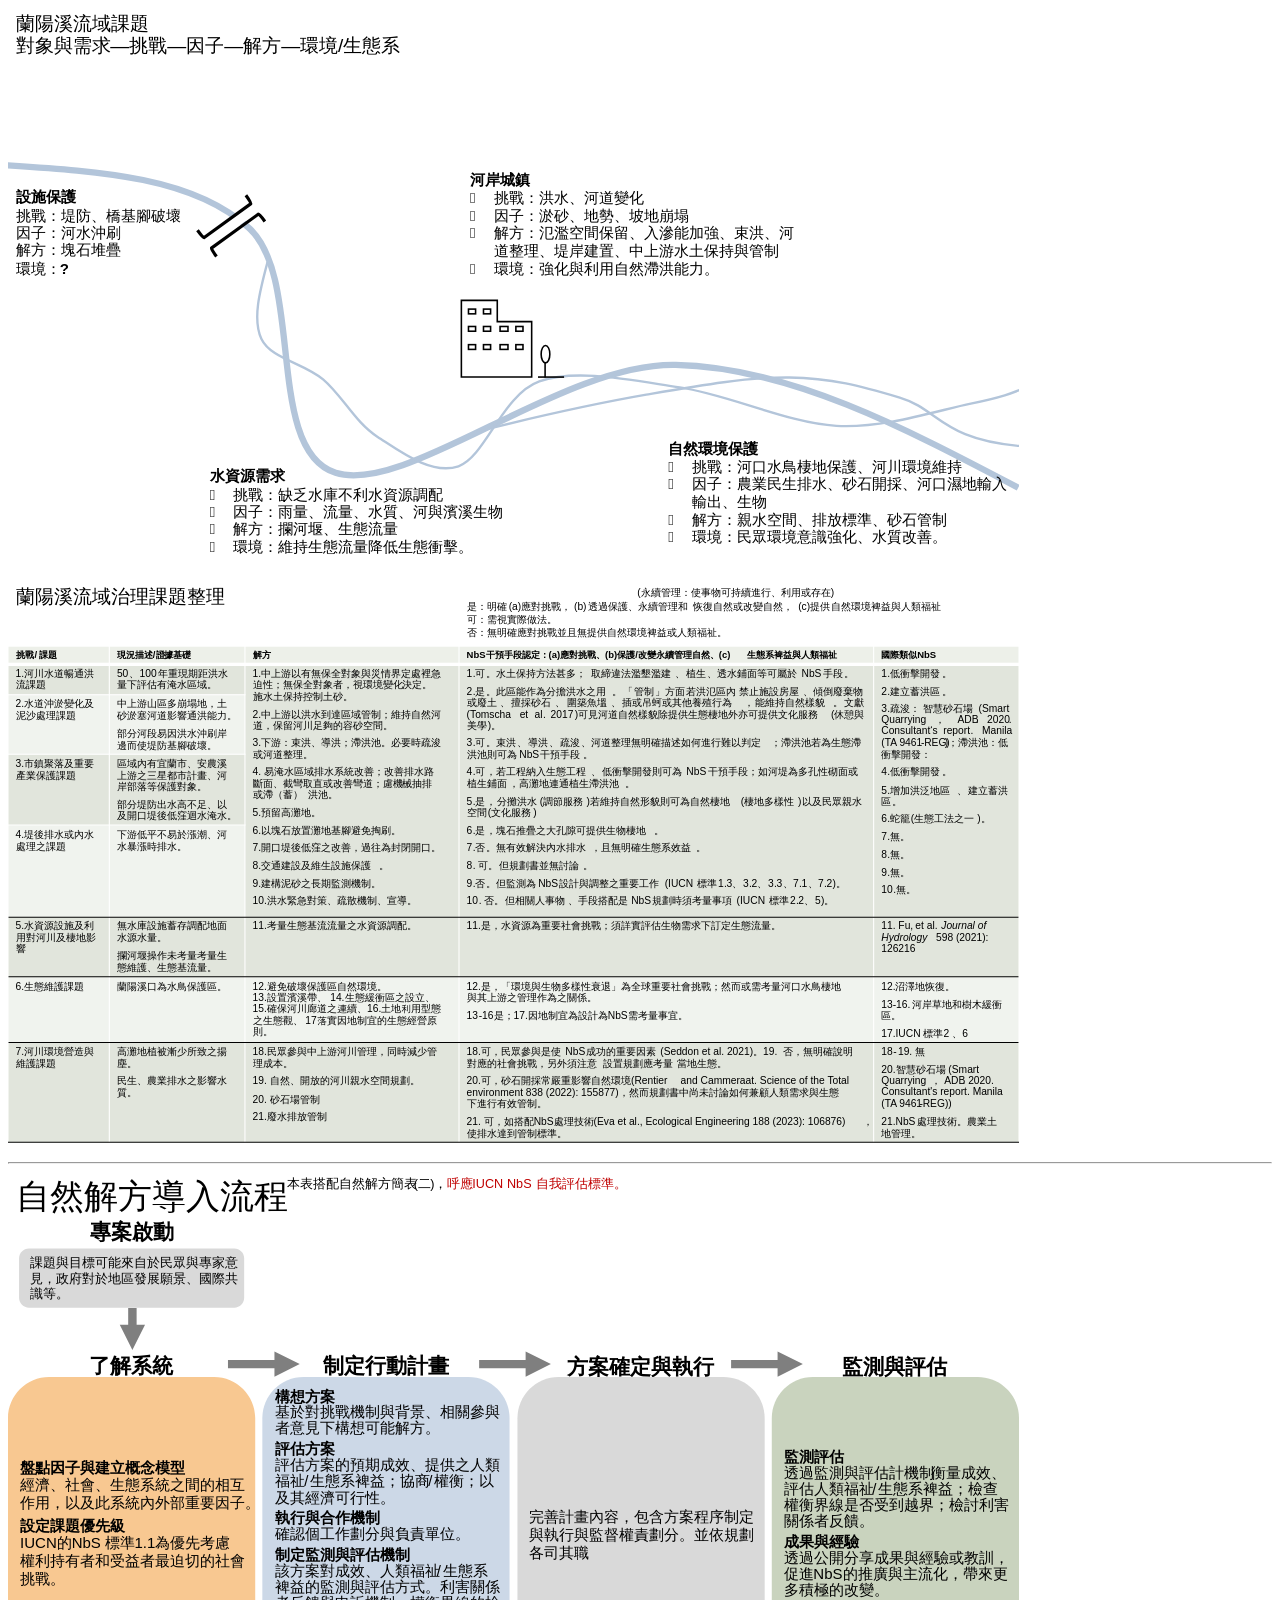
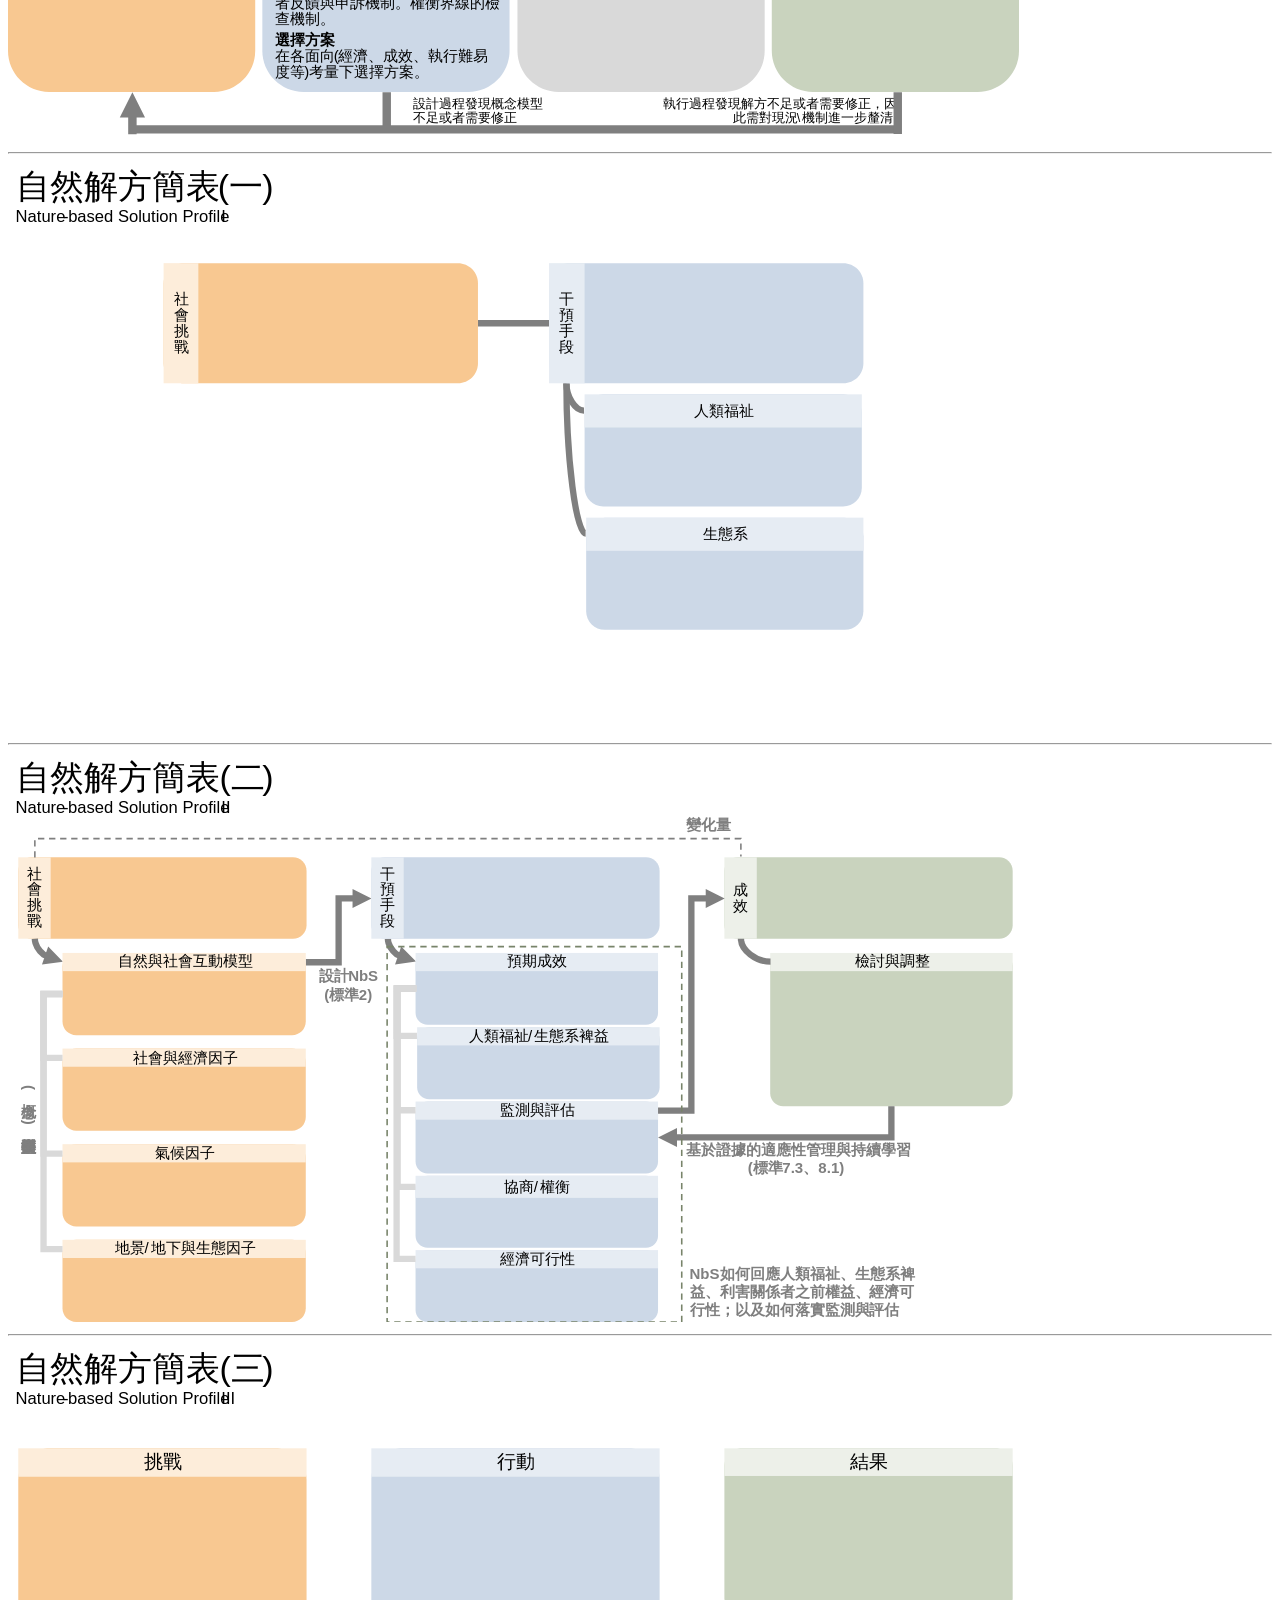
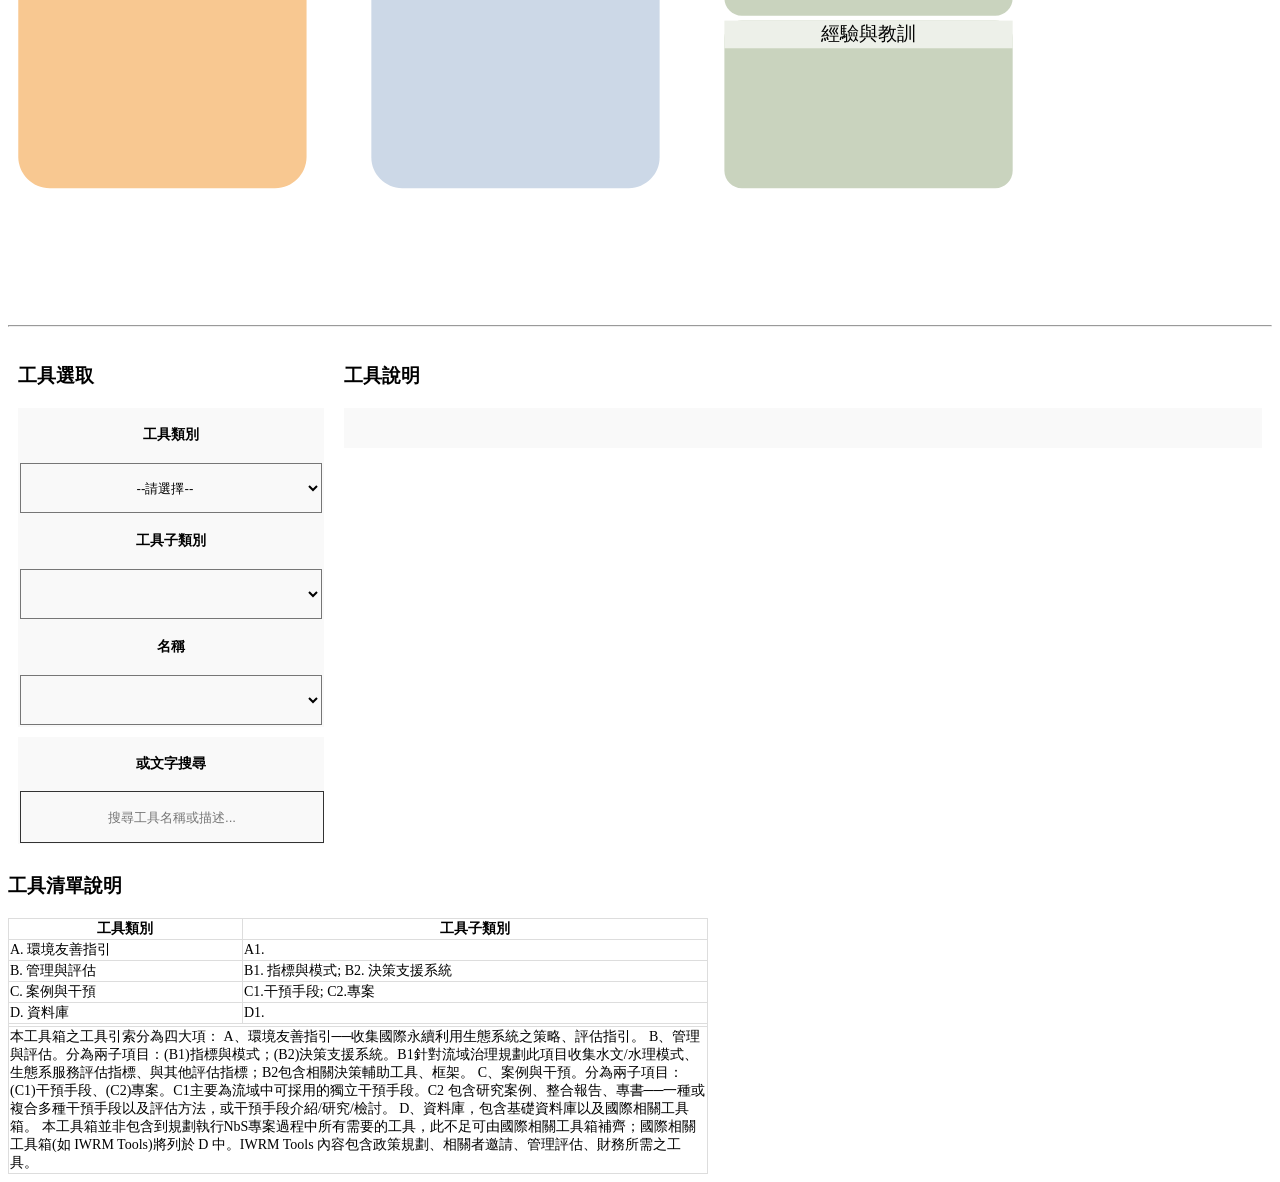
<file: nbs-toolbox/tools/nbs-toolbox-old.html>
<!DOCTYPE html>
<!--QZH 20250318 demonstration of the colleted tool list-->
<html lang="zh">
<head>
    <meta charset="UTF-8">
    <meta name="viewport" content="width=device-width, initial-scale=1.0">
    <meta http-equiv="Content-Security-Policy" content="default-src 'none'; script-src 'self' 'unsafe-inline'; style-src 'self' 'unsafe-inline'; img-src 'self'; connect-src 'self'; base-uri 'none'; form-action 'none'; object-src 'none';">

    <title>自然解方工具箱_QZH_v2</title>
	<style>
		.intro_table {
			border: 0px solid #ddd;
			width: 100%;
			max-width: 700px;
			height: 20%;
			border-collapse: collapse;
			margin-top: 10px;
			font-size: 14px;
		}
		
		.select_table {
			border: 0px solid #ddd;
			width: 100%;			
			max-width: 700px;
			border-collapse: collapse;
			margin-top: 10px;			
			font-size: 14px;
			
			th{
            width: 60px;  /* Adjust the width of the table cell */
            height: 50px;  /* Adjust the height of the table cell */
            border: 1px solid #f9f9f9	;						
			background-color: #f9f9f9;
			font-size: 14px;
			}
			td {
            width: 140px;  /* Adjust the width of the table cell */
            height: 50px;  /* Adjust the height of the table cell */
            border: 1px solid #f9f9f9	;						
			background-color: #f9f9f9;
			font-size: 14px;
			}
		}

		.select {
			width: 100%;
			height: 100%;
            text-align: center;
            background-color: #f9f9f9;
		}
		.searchInput {			
            padding: 0px;
			width: 100%;
			height: 100%;
            text-align: center;
			border: 1px solid #333;
            background-color: #f9f9f9;
		}
		
        .databoard0 {
			flex: 3;
		}
        .databoard {
            display: grid;
            grid-template-columns: repeat(6, 1fr);
            grid-template-rows: auto;
            gap: 20px;
            margin-top: 2px;
            padding: 20px;
            border: 0px solid #ddd;
            background-color: #f9f9f9;
        }


        .databoard-item {
            background-color: white;
            border: 1px solid;
            padding: 10px;
            text-align: center;
            border-radius: 5px;
			color: #333;
			box-shadow: 0 4px 8px rgba(0, 0, 0, 0.25);
        }

        .databoard-item h4 {
            margin-bottom: 10px;
        }

        .item-1 {
            grid-column: 1;
			grid-row: 1;
        }

        .item-2 {
            grid-column: 2;
			grid-row: 1;
        }
        .item-3 {
            grid-column: 3/7;
			grid-row: 1;
        }
        .item-4 {
            grid-column: 1/7;
			grid-row: 2;
        }
		
        #filterButton {
            margin-top: 10px;
        }		
		
        .container {
            display: flex;
            justify-content: space-between;
            padding: 10px;
        }

        .select-box {
            flex: 1; /* 選擇框區域占滿左邊空間 */
            margin-right: 20px; /* 給選擇框添加右邊距離 */
        }
		
        .databoard-textsearchitem {
            background-color: white;
            border: 1px solid;
            padding: 10px;
            text-align: center;
            border-radius: 5px;
			color: #333; 
			box-shadow: 0 4px 8px rgba(0, 0, 0, 0.25);
			font-size:12px;
        }

        @media (max-width: 512px) {
			h3{
				font-size: 12px;			
			}
			h4{
				font-size: 10px;
			}
			.intro_table {
				border: 0px solid #ddd;
				width: 100%;
				height: 20%;
				border-collapse: collapse;
				margin-top: 0px;
				font-size: 10px;
			}
		
			.container {
				width:100%;
				flex-direction: column;
				align-items: center;
			}
			.databoard {
				display: grid;
				grid-template-columns: repeat(3, 1fr);
				grid-template-rows: auto;
				gap: 5px;
				margin-top: 1px;
				padding: 0px;
				border: 0px solid #ddd;
				background-color: #f9f9f9;
			}


			.databoard-item {
				width: 100%; /* Ensure items take full width in mobile view */
				font-size:12px;
			}
			.databoard-textsearchitem {
				background-color: white;
				border: 1px solid;
				padding: 1px;
				text-align: center;
				border-radius: 5px;
				color: #333; 
				box-shadow: 0 4px 8px rgba(0, 0, 0, 0.25);
				font-size:12px;
			}
			
			.select-box {
				width:100%;
				margin-right: 0px;
			}
			.select_table {
				border: 0px solid #ddd;
				width: 100%;
				border-collapse: collapse;
				margin-top: 10px;
				font-size: 12px;
				
				th{
				width: 100%;  /* Adjust the width of the table cell */
				height: 20px;  /* Adjust the height of the table cell */
				border: 1px solid #f9f9f9	;						
				background-color: #f9f9f9;
				font-size: 12px;
				}
				td {
				width: 100%;  /* Adjust the width of the table cell */
				height: 20px;  /* Adjust the height of the table cell */
				border: 1px solid #f9f9f9	;						
				background-color: #f9f9f9;
				font-size: 12px;
				}
			}
        }
		
        @media (max-width: 1024px) {
			.container {
				display: flex;
				justify-content: space-between;
				padding: 0px;
			}

			.databoard {
				display: grid;
				grid-template-columns: repeat(3, 1fr);
				grid-template-rows: auto;
				gap: 20px;
				margin-top: 2px;
				padding: 10px;
				border: 0px solid #ddd;
				background-color: #f9f9f9;
			}

			.databoard-item {
				width: auto; /* Automatically adjust width for items in the grid */
			}
        }
    </style>
</head>
<body>   
  <div id="svg-3" onclick="changeSVG3()">
        <img src="old-images/slide3.svg" alt="SVG Image"  width="80%">
    </div>    
    <div id="svg-4" style="display:none;" onclick="changeSVG4()">
        <img src="old-images/slide4.svg" alt="SVG Image"  width="80%">
    </div>
    <div id="svg-2" >
        <img src="old-images/slide1.svg" alt="SVG Image"  width="80%">
    </div>
    
<hr>
	<img src="old-images/slide5.svg" alt="SVG Image"  width="80%">
<hr>

    <div id="svg-6" onclick="changeSVG6()" style="display:none;">
        <img src="old-images/slide6.svg" alt="SVG Image"  width="80%">
    </div>    
    <div id="svg-10" onclick="changeSVG10()">
        <img src="old-images/slide10.svg" alt="SVG Image"  width="80%">
    </div>
<hr>
		
    <div id="svg-7" onclick="changeSVG7()" style="display:none;">
        <img src="old-images/slide7.svg" alt="SVG Image"  width="80%">
    </div>    
    <div id="svg-11" onclick="changeSVG11()">
        <img src="old-images/slide11.svg" alt="SVG Image"  width="80%">
    </div>
<hr>
	
    <div id="svg-8" onclick="changeSVG8()" style="display:none;">
        <img src="old-images/slide8.svg" alt="SVG Image"  width="80%">
    </div>    
    <div id="svg-12" onclick="changeSVG12()">
        <img src="old-images/slide12.svg" alt="SVG Image"  width="80%">
    </div>
<hr>

    <div class="container">
        <div class="select-box">
			<h3>工具選取</h3>
			<table border="1" class="select_table">
			<tr><th>工具類別</th>	</tr>
			<tr><td><select id="toolCat" onchange="updateToolSubCat()" class="select"></select></td></tr>
			<tr><th>工具子類別</th>		</tr>
			<tr><td><select id="toolSubCat" onchange="updateToolName()" class="select"></select></td></tr>
			<tr><th>名稱</th></tr>
			<tr><td><select id="toolName" class="select"></select></td>	</tr>
			</table>
			<table border="1" class="select_table">
			<tr><th>或文字搜尋</th></tr>
			<tr><td><input type="text" id="searchInput" placeholder="搜尋工具名稱或描述..." onkeyup="searchTools()" class="searchInput"></td></tr>
			</table>
		</div>
		<div class="databoard0">
			<h3>工具說明</h3>
			<div class="databoard" id="databoard">		</div>
		</div>

	</div>

    <h3>工具清單說明</h3>			
    <table border="1" class="intro_table">
        <tr><th>工具類別</th> <th>工具子類別</th>
		</tr>		
        <tr><td>A. 環境友善指引</td><td>A1.</td></tr>
        <tr><td>B. 管理與評估</td><td>B1. 指標與模式; B2. 決策支援系統</td></tr>
        <tr><td>C. 案例與干預</td><td>C1.干預手段; C2.專案</td></tr>
        <tr><td>D. 資料庫</td><td>D1.</td></tr>
		<tr><td colspan="2"></td></tr>
		<tr>
		<td colspan="2">
			本工具箱之工具引索分為四大項：
			A、環境友善指引──收集國際永續利用生態系統之策略、評估指引。
			B、管理與評估。分為兩子項目：(B1)指標與模式；(B2)決策支援系統。B1針對流域治理規劃此項目收集水文/水理模式、生態系服務評估指標、與其他評估指標；B2包含相關決策輔助工具、框架。
			C、案例與干預。分為兩子項目：(C1)干預手段、(C2)專案。C1主要為流域中可採用的獨立干預手段。C2 包含研究案例、整合報告、專書──一種或複合多種干預手段以及評估方法，或干預手段介紹/研究/檢討。
			D、資料庫，包含基礎資料庫以及國際相關工具箱。
			本工具箱並非包含到規劃執行NbS專案過程中所有需要的工具，此不足可由國際相關工具箱補齊；國際相關工具箱(如 IWRM Tools)將列於 D 中。IWRM Tools 內容包含政策規劃、相關者邀請、管理評估、財務所需之工具。
			</td>
		</tr>
    </table>
<script>

	function changeSVG3() {
		document.getElementById("svg-3").style.display = "none";
		document.getElementById("svg-4").style.display = "block";
	}
	function changeSVG4() {
		document.getElementById("svg-4").style.display = "none";
		document.getElementById("svg-3").style.display = "block";
	}

	function changeSVG6() {
		document.getElementById("svg-6").style.display = "none";
		document.getElementById("svg-10").style.display = "block";
	}
	function changeSVG10() {
		document.getElementById("svg-10").style.display = "none";
		document.getElementById("svg-6").style.display = "block";
	}

	function changeSVG7() {
		document.getElementById("svg-7").style.display = "none";
		document.getElementById("svg-11").style.display = "block";
	}
	function changeSVG11() {
		document.getElementById("svg-11").style.display = "none";
		document.getElementById("svg-7").style.display = "block";
	}
	
	function changeSVG8() {
		document.getElementById("svg-8").style.display = "none";
		document.getElementById("svg-12").style.display = "block";
	}
	function changeSVG12() {
		document.getElementById("svg-12").style.display = "none";
		document.getElementById("svg-8").style.display = "block";
	}


let xmlDoc;

// Escapes text before it is ever inserted via innerHTML, so database
// content (even if someone later pastes rich text into the source Excel/XML)
// can never be interpreted as executable HTML/script.
function escapeHtml(s) {
  return String(s == null ? "" : s)
    .replace(/&/g, "&amp;")
    .replace(/</g, "&lt;")
    .replace(/>/g, "&gt;")
    .replace(/"/g, "&quot;");
}

function displayResults(filteredResults) {
    const colorMap = {
        "編號": "#8A8D8F",
        "標籤": "#8A8D8F",
        "名稱": "#8A8D8F",
        "內容": "#8A8D8F",
    };
    const databoard = document.getElementById("databoard");
    databoard.innerHTML = ''; // Clear previous results
    
    let index = 0;
    for (let key in colorMap) {
        let itemDiv = document.createElement("div");
        itemDiv.classList.add("databoard-item");
		
        itemDiv.classList.add("item-" + (index + 1));
        
        let itemTitle = document.createElement("h4");
        itemTitle.textContent = key;
        itemDiv.appendChild(itemTitle);

        let itemContent = document.createElement("p");
		itemContent.innerHTML = escapeHtml(filteredResults[key].join(", ")).replace('\n', '<br>');
		itemContent.style.fontsize = "12px";
        itemDiv.appendChild(itemContent);
        
        databoard.appendChild(itemDiv);
        index++;
    }
}

function loadXMLData() {
    let parser = new DOMParser();
    let xmlString = document.getElementById("xml-data").textContent.trim();
    xmlDoc = parser.parseFromString(xmlString, "application/xml");

    populateDropdown("工具類別", "toolCat");
}

function populateDropdown(tagName, dropdownId, filterTag1 = null, filterValue1 = null, filterTag2 = null, filterValue2 = null) {	
    let dropdown = document.getElementById(dropdownId);
    dropdown.innerHTML = ''; // Clear previous options
    let values = new Set();
    xmlDoc.querySelectorAll("工具").forEach(risk => {
        let match1 = !filterTag1 || (risk.querySelector(filterTag1) && risk.querySelector(filterTag1).textContent.trim() === filterValue1);
        let match2 = !filterTag2 || (risk.querySelector(filterTag2) && risk.querySelector(filterTag2).textContent.trim() === filterValue2);
        
        if (match1 && match2) {
            let element = risk.querySelector(tagName);
            if (element) values.add(element.textContent.trim());
        }
    });

    let defaultOption = document.createElement("option");
    defaultOption.textContent = "--請選擇--";
    defaultOption.value = "";
    dropdown.appendChild(defaultOption);

    values.forEach(value => {
        let option = document.createElement("option");
        option.textContent = value;
        dropdown.appendChild(option);
    });
}

function updateToolSubCat() {
    let selectedCat = document.getElementById("toolCat").value;
    populateDropdown("工具子類別", "toolSubCat", "工具類別", selectedCat);
    updateToolName(); // Reset next dropdowns
	
    document.getElementById('searchInput').value= '';// Clear previous searchInput
}

function updateToolName() {
    let selectedOrg = document.getElementById("toolSubCat").value;
    populateDropdown("名稱", "toolName", "工具子類別", selectedOrg);
}


function checkSelections() {
    // Get the selected values of the dropdowns
    let selectedCat = document.getElementById("toolCat").value;
    let selectedSuCat = document.getElementById("toolSubCat").value;
    let selectedName = document.getElementById("toolName").value;

    // Enable the button only if all selections have valid values
    if (selectedCat && selectedSuCat && selectedName) {
        executeFiltering();
		
    }
}

function getFilteredFactors(selectedLevel, selectedOrg, selectedType) {
    let result = {
		編號: new Set(),
        名稱: new Set(),
        標籤: new Set(),
        內容: new Set()
    };

    xmlDoc.querySelectorAll("工具").forEach(tool => {
        let matchLevel = !selectedLevel || (tool.querySelector("工具類別") && tool.querySelector("工具類別").textContent.trim() === selectedLevel);
        let matchOrg = !selectedOrg || (tool.querySelector("工具子類別") && tool.querySelector("工具子類別").textContent.trim() === selectedOrg);
        let matchType = !selectedType || (tool.querySelector("名稱") && tool.querySelector("名稱").textContent.trim() === selectedType);

        if (matchLevel && matchOrg && matchType) {
            let toolIntroduce = tool.querySelector("描述");
            let toolName = tool.querySelector("名稱");
            let tooTag = tool.querySelector("主題標籤");
            let tooId = tool.querySelector("編號");
			
			if (tooTag) {
			result.標籤.add(tooTag.textContent.trim());
			}			
			if (toolIntroduce) {
			result.內容.add(toolIntroduce.textContent.trim());
			}			
			if (toolName) {
			result.名稱.add(toolName.textContent.trim());
			}			
			if (tooId) {
			result.編號.add(tooId.textContent.trim());
			}
		}
	})
	return {
        標籤: Array.from(result.標籤),
        名稱: Array.from(result.名稱),
        內容: Array.from(result.內容),
        編號: Array.from(result.編號),
	}
}


function executeFiltering() {
    let selectedCat = document.getElementById("toolCat").value;
    let selectedSuCat = document.getElementById("toolSubCat").value;
    let selectedName = document.getElementById("toolName").value;

    let filteredData = getFilteredFactors(selectedCat, selectedSuCat, selectedName);

    displayResults(filteredData);
}

// 搜尋工具
function searchTools() {
	const searchTerm = document.getElementById('searchInput').value.toLowerCase();
    if (searchTerm === "") {
        document.getElementById('databoard').innerHTML = "<p>請輸入搜尋關鍵字。</p>";
        return;
    } else{
	document.getElementById("toolCat").selectedIndex =0;
	document.getElementById("toolSubCat").selectedIndex =0;
	document.getElementById("toolName").selectedIndex =0;
	};
	// 取得所有工具元素
	const tools = xmlDoc.getElementsByTagName('工具');
	const filteredTools = [];

	// 遍歷工具元素並過濾
	Array.from(tools).forEach(tool => {
		const name = tool.getElementsByTagName('名稱')[0].textContent.toLowerCase();
		const description = tool.getElementsByTagName('描述')[0].textContent.toLowerCase();
		const itemId = tool.getElementsByTagName('編號')[0].textContent.toLowerCase();
		const itemTag = tool.getElementsByTagName('主題標籤')[0].textContent.toLowerCase();

		if (name.includes(searchTerm) || description.includes(searchTerm) || itemTag.includes(searchTerm) || itemId.includes(searchTerm)) {
			filteredTools.push({
				name: tool.getElementsByTagName('名稱')[0].textContent,
				category: tool.getElementsByTagName('工具類別')[0].textContent,
				subcategory: tool.getElementsByTagName('工具子類別')[0].textContent,
				description: tool.getElementsByTagName('描述')[0].textContent,
				tags: tool.getElementsByTagName('主題標籤')[0].textContent,
				updateDate: tool.getElementsByTagName('更新日期')[0].textContent,
				id: tool.getElementsByTagName('編號')[0].textContent
			});
		}
	});

	// 渲染過濾後的工具
	renderTools(filteredTools);
}
// 渲染工具列表
function renderTools(filteredTools) {
	const toolList = document.getElementById('databoard');
	toolList.innerHTML = '';
	if (filteredTools.length > 1){
		let index = 0;
		filteredTools.forEach(tool => {
			const toolDiv = document.createElement('div');
			toolDiv.classList.add('databoard-textsearchitem');
			toolDiv.classList.add("textsearchitem-" + (index + 1));
			
			toolDiv.innerHTML = ` <strong>編號：</strong> ${escapeHtml(tool.id)} <br></br> <strong>${escapeHtml(tool.name)}</strong> <br></br> <strong>標籤：</strong> ${escapeHtml(tool.tags)} `;
			
			toolList.appendChild(toolDiv);
			index++;
	});
	} else if (filteredTools[0]) {
		let result = {};		
		result.編號 = Array.from([filteredTools[0].id]);
		result.名稱 = Array.from([filteredTools[0].name]);
		result.標籤 = Array.from([filteredTools[0].tags]);
		result.內容 = Array.from([filteredTools[0].description]);
		displayResults(result)
	}
}


// Add event listeners to check selections when any dropdown changes
document.getElementById("toolCat").addEventListener("change", checkSelections);
document.getElementById("toolSubCat").addEventListener("change", checkSelections);
document.getElementById("toolName").addEventListener("change", checkSelections);

window.onload = checkSelections;
// Load XML data when the page loads
window.onload = loadXMLData;

</script>

<script type="application/xml" id="xml-data">


<工具箱 xmlns:xsi="http://www.w3.org/2001/XMLSchema-instance">
	<工具>
		<工具類別>A</工具類別>
		<工具子類別>A1</工具子類別>
		<名稱>國際自然保護聯盟 (IUCN) NbS標準</名稱>
		<描述>評估自然解方干預措施(人為介入)是否符合國際公認的NbS原則(WCC-2016-Res-069)。免費；使用者自評。
https://www.iucn.org/our-work/nature-based-solutions</描述>
		<主題標籤>自然解方; 指引; 框架</主題標籤>
		<更新日期>45573</更新日期>
		<編號>A1-001</編號>
	</工具>
	<工具>
		<工具類別>A</工具類別>
		<工具子類別>A1</工具子類別>
		<名稱>Natural Flood Management (NFM) 所需證據程度評估流程</名稱>
		<描述>出自Working with Natural Processes (WWNP) 計畫，此決策樹協助決策者需要多少證據才能有信心地支持 NFM(自然洪水管理)案例。
https://www.gov.uk/flood-and-coastal-erosion-risk-management-research-reports/working-with-natural-processes-to-reduce-flood-risk#annexes</描述>
		<主題標籤>指引; 框架</主題標籤>
		<更新日期>45573</更新日期>
		<編號>A1-002</編號>
	</工具>
	<工具>
		<工具類別>A</工具類別>
		<工具子類別>A1</工具子類別>
		<名稱>以生態系為基礎的調適 (ecosystem based adaptation,EbA)</名稱>
		<描述>IUCN 報告書提及的 NbS 概念之一 (Cohen-Shacham et al., 2016)。主要為調適氣候變遷衝擊，對NbS來說，可以參考其維護生態系服務的方法與概念作為設計基礎；是一種基於自然的解決方案，利用生物多樣性和生態系統服務來減少脆弱性並增強對氣候變遷的抵禦能力。 https://iucn.org/our-work/topic/ecosystem-based-adaptation</描述>
		<主題標籤>指引; 框架</主題標籤>
		<更新日期>45573</更新日期>
		<編號>A1-003</編號>
	</工具>
	<工具>
		<工具類別>A</工具類別>
		<工具子類別>A1</工具子類別>
		<名稱>生態防減災 (ecosystem-based disaster risk reduction,Eco-DRR)</名稱>
		<描述>強化災害風險治理(disaster risk governance)為主要目的。對NbS來說，可以參考其永續的經營管理及保育/復育生態系的方法與概念作為設計基礎。是指透過永續的經營管理、保育或復育生態系以減少災害風險。
https://www.unep.org/topics/disasters-and-conflicts/disaster-risk-reduction/ecosystem-based-disaster-risk-reduction</描述>
		<主題標籤>指引; 框架</主題標籤>
		<更新日期>45573</更新日期>
		<編號>A1-004</編號>
	</工具>
	<工具>
		<工具類別>A</工具類別>
		<工具子類別>A1</工具子類別>
		<名稱>綠色基礎設施 (green infrastructure,GI)</名稱>
		<描述>透過提供軟性工程方面之概念、規劃與建議加入NbS設計。是一種保護、恢復或模仿自然水循環的水管理方法，可以有效的提高社區安全和生活品質，並達到永續發展。旨在「促進生態系統健康和復原力，為生物多樣性保護做出貢獻並增強生態系統服務」(Naumann et al. 2011)。GI 包括城市區域內部、周圍和城市之間所有空間尺度的多功能生態系統的所有自然、半自然和人造網絡。綠色基礎設施概念強調城市和城郊綠地的品質和數量、它們的多功能性以及棲息地之間相互聯繫的重要性 (Tzoulas et al., 2007)。IUCN 報告書提及的 NbS 概念之一 (Cohen-Shacham et al., 2016)，相關術語：Ecological infrastructure, blue infrastructure.

Tzoulas, K., Korpela, K., Venn, S., Yli-Pelkonen, V., Kazmierczak, A., Niemela, J. and James, P. (2007). Promoting ecosystem and human health in urban areas using Green Infrastructure: A literature review. Landscape and Urban Planning 81(3): 167–178.
Cohen-Shacham, E., Walters, G., Janzen, C., &amp; Maginnis, S. (2016). Nature-based solutions to address global societal challenges. IUCN: Gland, Switzerland, 97, 2016-2036.
Naumann, S., McKenna, D. &amp; Kaphengst, T. (2011). Design, implementation and cost elements of Green Infrastructure projects, Brussels. 

https://www.americanrivers.org/what-is-green-infrastructure/
https://www.epa.gov/green-infrastructure</描述>
		<主題標籤>指引; 框架</主題標籤>
		<更新日期>45573</更新日期>
		<編號>A1-005</編號>
	</工具>
	<工具>
		<工具類別>A</工具類別>
		<工具子類別>A1</工具子類別>
		<名稱>藍色基礎設施 (blue infrastructure,BI)</名稱>
		<描述>提供軟性工程方面之概念、規劃與建議加入NbS設計。主要關注於城市水利基礎設施，包括池塘、湖泊、溪流河和雨水供應等。
https://greenblue.com/gb/about-us/why-green-and-blue/</描述>
		<主題標籤>指引; 框架</主題標籤>
		<更新日期>45573</更新日期>
		<編號>A1-006</編號>
	</工具>
	<工具>
		<工具類別>A</工具類別>
		<工具子類別>A1</工具子類別>
		<名稱>藍綠基礎設施/藍綠建設 (green-blue infrastructure,GBI)</名稱>
		<描述>提供軟性工程方面之概念、規劃與建議加入NbS設計。將綠色 （植物和樹木）與藍色（水道、池塘、湖泊和雨水排放）元素結合，為城市和氣候變遷提供永續且自然的解決方案。
https://greenblue.com/gb/about-us/why-green-and-blue/</描述>
		<主題標籤>指引; 框架</主題標籤>
		<更新日期>45573</更新日期>
		<編號>A1-007</編號>
	</工具>
	<工具>
		<工具類別>A</工具類別>
		<工具子類別>A1</工具子類別>
		<名稱>城市林務 (urban forestry,UF)</名稱>
		<描述>提供軟性工程方面之概念、規劃與建議加入NbS設計。是指以樹木對城市運作帶來的貢獻為重心的樹木栽培和管理模式，包括:城市公園、行道樹、花園、河流和沿海長廊、綠道、河流廊道、濕地、自然保護區、樹木防護帶以及前工業場地的工作樹等。https://www.fs.usda.gov/managing-land/urban-forests</描述>
		<主題標籤>指引; 框架</主題標籤>
		<更新日期>45573</更新日期>
		<編號>A1-008</編號>
	</工具>
	<工具>
		<工具類別>A</工具類別>
		<工具子類別>A1</工具子類別>
		<名稱>永續城市排水系統 (sustainable urban drainage systems,SuDS)</名稱>
		<描述>是一種藉由模仿自然排水系統達到降低流量、增加儲水能力和減少污染物向水環境的輸送，以完成減少地表水氾濫、改善水質並提高環境的舒適度和生物多樣性價值等多項目標。
https://www.bgs.ac.uk/geology-projects/suds/</描述>
		<主題標籤>指引; 框架</主題標籤>
		<更新日期>45575</更新日期>
		<編號>A1-009</編號>
	</工具>
	<工具>
		<工具類別>A</工具類別>
		<工具子類別>A1</工具子類別>
		<名稱>生態工程 (ecological engineering,EE)</名稱>
		<描述>旨在恢復受到人類活動嚴重干擾的生態系統以及開發具有人類和生態價值的新的永續生態系統 (Mitsch, 2012)。IUCN 報告書提及的 NbS 概念之一 (Cohen-Shacham et al., 2016)，相關術語：基於自然的工程、生態系統工程物種、生態工程、基因工程、生物監測、生物化學工程、自然工程、生態技術。

Mitsch, W. J. (2012). What is ecological engineering?. Ecological engineering, 45, 5-12.</描述>
		<主題標籤>指引; 框架</主題標籤>
		<更新日期>45573</更新日期>
		<編號>A1-010</編號>
	</工具>
	<工具>
		<工具類別>A</工具類別>
		<工具子類別>A1</工具子類別>
		<名稱>最佳管理作業 (Best Management Practices,BMPs)</名稱>
		<描述>是用水效率最佳管理作業(BMP)的彙編，用於幫助商業和機構設施了解和管理其用水情況、建立有效的用水管理計劃，並確定可以減少設施用水的項目和做法。
https://www.epa.gov/watersense/best-management-practices</描述>
		<主題標籤>指引; 框架</主題標籤>
		<更新日期>45575</更新日期>
		<編號>A1-011</編號>
	</工具>
	<工具>
		<工具類別>A</工具類別>
		<工具子類別>A1</工具子類別>
		<名稱>低衝擊開發 (low-impact design,LID)</名稱>
		<描述>是一種用於管理雨水徑流的設計方法，主要透過小型、具有成本效益的景觀特徵來處理雨水，強調保護和利用現場自然特徵以保護水質且注重永續性。
https://www.waikatodistrict.govt.nz/services-facilities/water/stormwater/water-sensitive-design---low-impact-development</描述>
		<主題標籤>指引; 框架</主題標籤>
		<更新日期>45573</更新日期>
		<編號>A1-012</編號>
	</工具>
	<工具>
		<工具類別>A</工具類別>
		<工具子類別>A1</工具子類別>
		<名稱>水資源敏感的都市設計 (water-sensitive urban design,WSUD)</名稱>
		<描述>是一套可用於永續管理水的原則，這些原則的應用提供了一種具有成本效益的方法，可以最大限度地減少開發對水道的影響。
https://waterbydesign.com.au/wsud</描述>
		<主題標籤>指引; 框架</主題標籤>
		<更新日期>45573</更新日期>
		<編號>A1-013</編號>
	</工具>
	<工具>
		<工具類別>A</工具類別>
		<工具子類別>A1</工具子類別>
		<名稱>戰略環境評估 (Strategic Environmental Assessments, SEA)</名稱>
		<描述>SEA 為系統的決策支持過程，旨在確保在制定計劃、政策和方案時適當考慮環境和其他永續性方面；在許多國家被廣泛用作戰略決策的輔助工具。SEA 關鍵步驟包括 （a） 為範圍界定和篩選進行初步利益相關者諮詢;（b） 通過使用相關的分析工具等方式，以知識為基礎的開發;（c） 利用利益攸關方和專家的意見，確定問題的優先次序並分析替代方法;（d） 制定行動計劃和管理框架，包括進一步磋商、知識差距、方案評估和實施的方法;以及 （e） 制定實施和監測框架。與計劃和計劃不同，政策制定過程通常會在更長的時間內非正式地進行。在加拿大和荷蘭，戰略環境評估系統已經到位，專注於將環境因素納入政策制定的正式過程。
Ahmed, K., Mercier, J.R., &amp; Verheem, R. (2005). Strategic environmental assessment - concept and practice.</描述>
		<主題標籤>指引; 框架; 環境評估</主題標籤>
		<更新日期>45573</更新日期>
		<編號>A1-014</編號>
	</工具>
	<工具>
		<工具類別>A</工具類別>
		<工具子類別>A1</工具子類別>
		<名稱>生態復育 (Ecological Restoration, ER)</名稱>
		<描述>旨在「協助恢復已退化、損壞或破壞的生態系統的過程。(Society for Ecological Restoration, 2004)」。修復或增強受干擾或環境變化影響的生態系統的結構和功能（Suding，2011）。生態恢復專案有不同的目標，例如為稀有物種提供棲息地;為選定的物種提供多樣化的基因庫；提供特定的天然產品和服務以造福社會。IUCN 報告書提及的 NbS 概念之一 (Cohen-Shacham et al., 2016)，相關術語包含：生態系功能恢復、棲息地恢復、干預生態學、緩解、開墾、重建、恢復、重新造林、恢復、結構恢復、植被恢復。

Society for Ecological Restoration (2004). Ecological Restoration Primer [online document] 
www.ser.org/resources/resources-detail-view/ser-international-primer-on-ecological
restoration.
Cohen-Shacham, E., Walters, G., Janzen, C., &amp; Maginnis, S. (2016). Nature-based solutions to address global societal challenges. IUCN: Gland, Switzerland, 97, 2016-2036.</描述>
		<主題標籤>NbS; 干預; 解方; 框架; 生態</主題標籤>
		<更新日期>45573</更新日期>
		<編號>A1-015</編號>
	</工具>
	<工具>
		<工具類別>A</工具類別>
		<工具子類別>A1</工具子類別>
		<名稱>森林地景恢復 (Forest Landscape Restoration, FLR)</名稱>
		<描述>森林景觀恢復是在被砍伐或退化的森林景觀中恢復生態功能和增強人類福祉的長期過程。IUCN 報告書提及的 NbS 概念之一 (Cohen-Shacham et al., 2016)，相關術語包含，Forest rehabilitation, forest restoration.

Cohen-Shacham, E., Walters, G., Janzen, C., &amp; Maginnis, S. (2016). Nature-based solutions to address global societal challenges. IUCN: Gland, Switzerland, 97, 2016-2036.</描述>
		<主題標籤>NbS; 干預; 解方; 框架; 生態</主題標籤>
		<更新日期>45573</更新日期>
		<編號>A1-016</編號>
	</工具>
	<工具>
		<工具類別>A</工具類別>
		<工具子類別>A1</工具子類別>
		<名稱>自然基礎設施 (Natural Infrastructure, NI)</名稱>
		<描述>旨在「促進生態系統健康和復原力，為生物多樣性保護做出貢獻並增強生態系統服務」(Naumann et al. 2011)。NI被定義為「戰略性規劃和管理的自然土地網络，例如森林和濕地、工作景觀和其他開放空間，以保護或增強生態系統的價值和功能，併為人類提供相關利益」。IUCN 報告書提及的 NbS 概念之一 (Cohen-Shacham et al., 2016)，相關術語：Ecological infrastructure, blue infrastructure.

Cohen-Shacham, E., Walters, G., Janzen, C., &amp; Maginnis, S. (2016). Nature-based solutions to address global societal challenges. IUCN: Gland, Switzerland, 97, 2016-2036.
Naumann, S., McKenna, D. &amp; Kaphengst, T. (2011). Design, implementation and cost elements of Green Infrastructure projects, Brussels. http://ec.europa.eu/environment/enveco/biodiversity/pdf/GI_DICE_FinalReport.pdf.</描述>
		<主題標籤>NbS; 干預; 解方; 框架; 生態</主題標籤>
		<更新日期>45573</更新日期>
		<編號>A1-017</編號>
	</工具>
	<工具>
		<工具類別>A</工具類別>
		<工具子類別>A1</工具子類別>
		<名稱>基於生態系統的管理 (Ecosystem-based Management, MbNgt)</名稱>
		<描述>以科學為基礎的綜合自然資源管理方法，旨在維持生態系統的健康、復原力和多樣性，同時允許人類可持續地利用他們提供的商品和服務。IUCN 報告書提及的 NbS 概念之一 (Cohen-Shacham et al., 2016)，相關術語包含：基於生態系統的土地管理方法(Ecosystem-based approach to land management)、生態系統管理(ecosystem management)、基於生態系統的漁業管理(ecosystem based fisheries management)、基於海洋生態系統的管理(marine ecosystem-based management)、基於生態系統的（海洋和沿海）管理方法 (ecosystem based approach to (marine and coastal) management)。

Cohen-Shacham, E., Walters, G., Janzen, C., &amp; Maginnis, S. (2016). Nature-based solutions to address global societal challenges. IUCN: Gland, Switzerland, 97, 2016-2036.</描述>
		<主題標籤>NbS; 干預; 解方; 框架; 生態</主題標籤>
		<更新日期>45573</更新日期>
		<編號>A1-018</編號>
	</工具>
	<工具>
		<工具類別>A</工具類別>
		<工具子類別>A1</工具子類別>
		<名稱>基於生態系統的適應 (Ecosystem-based Adaptation, MbA)</名稱>
		<描述>利用生物多樣性和生態系統服務作為整體適應戰略的一部分，幫助人們適應氣候變化的不利影響。旨在通過良好的生態系統管理行動幫助脆弱群體/社區調適氣候變遷。IUCN 報告書提及的 NbS 概念之一 (Cohen-Shacham et al., 2016)，相關術語包含：基於生態系統的適應方法(Ecosystem-based approach to adaptation)，基於社區的適應(community-based adaptation)。

Cohen-Shacham, E., Walters, G., Janzen, C., &amp; Maginnis, S. (2016). Nature-based solutions to address global societal challenges. IUCN: Gland, Switzerland, 97, 2016-2036.</描述>
		<主題標籤>NbS; 干預; 解方; 框架; 生態</主題標籤>
		<更新日期>45573</更新日期>
		<編號>A1-019</編號>
	</工具>
	<工具>
		<工具類別>A</工具類別>
		<工具子類別>A1</工具子類別>
		<名稱>基於生態系統的減緩 (Ecosystem-based Mitigation, MbM)</名稱>
		<描述>增強減排對生物多樣性的益處，並避免其帶來的負面影響，同時考慮到確保當地居民和社區充分有效參與相關政策制定和實施過程的必要性（在適當情況下）。加強對易受氣候變化影響或對氣候變化緩解有貢獻的海洋和沿海棲息地的保護、永續利用和恢復。IUCN 報告書提及的 NbS 概念之一 (Cohen-Shacham et al., 2016)，相關術語包含：基於生態系統的緩解方法 (Ecosystem-based approach to mitigation)

Cohen-Shacham, E., Walters, G., Janzen, C., &amp; Maginnis, S. (2016). Nature-based solutions to address global societal challenges. IUCN: Gland, Switzerland, 97, 2016-2036.</描述>
		<主題標籤>NbS; 干預; 解方; 框架; 生態</主題標籤>
		<更新日期>45573</更新日期>
		<編號>A1-020</編號>
	</工具>
	<工具>
		<工具類別>A</工具類別>
		<工具子類別>A1</工具子類別>
		<名稱>基於生態系統的降低風險 (Ecosystem-based Disaster Risk Reduction, Eco-DRR)</名稱>
		<描述>永續管理、保護和恢復生態系統，以通過減輕災害風險來提供服務，從而降低災害風險並增強生活(livelihood)韌性。IUCN 報告書提及的 NbS 概念之一 (Cohen-Shacham et al., 2016)，相關術語包含：自然基礎設施風險管理 (Natural infrastructure for risk management)、自然基礎設施風險減少 (Natural infrastructure for risk reduction)、基於自然的減災方案 (Nature-based solutions for DRR)、促進韌性的生態系統 (Ecosystems for resilience)、基於生態系統的災害風險減少和氣候變化適應 (Ecosystem-based disaster risk reduction and climate change adaptation)、基於自然的災害風險減少 (Nature-based disaster risk reduction)、無悔的災害風險減少 (No-regret disaster risk reduction)。

Cohen-Shacham, E., Walters, G., Janzen, C., &amp; Maginnis, S. (2016). Nature-based solutions to address global societal challenges. IUCN: Gland, Switzerland, 97, 2016-2036.</描述>
		<主題標籤>NbS; 干預; 解方; 框架; 生態</主題標籤>
		<更新日期>45573</更新日期>
		<編號>A1-021</編號>
	</工具>
	<工具>
		<工具類別>A</工具類別>
		<工具子類別>A1</工具子類別>
		<名稱>氣候調適服務 (Climate Adaptation Services, CAS)</名稱>
		<描述>使人們得益於透過來自生態系調節(moderate)和調適(adapt)氣候變遷及變異的能力，而提升社會應對變化能力。IUCN 報告書提及的 NbS 概念之一 (Cohen-Shacham et al., 2016)，相關術語：調適服務 (Adaptation services)、氣候變遷調適服務 (Climate change adaptation services)。
Cohen-Shacham, E., Walters, G., Janzen, C., &amp; Maginnis, S. (2016). Nature-based solutions to address global societal challenges. IUCN: Gland, Switzerland, 97, 2016-2036.</描述>
		<主題標籤>NbS; 干預; 解方; 框架; 生態</主題標籤>
		<更新日期>45573</更新日期>
		<編號>A1-022</編號>
	</工具>
	<工具>
		<工具類別>A</工具類別>
		<工具子類別>A1</工具子類別>
		<名稱>區域為基礎的保護 (Area-based Conservation, AbC)</名稱>
		<描述>IUCN 報告書提及的 NbS 概念之一 (Cohen-Shacham et al., 2016)，屬於NbS方法中，生態系保護方法(Ecosystem protection approach)。基於區域的保育工作(如保護區、或其他有效的區域保護措施)，包括保護區和其他有效的區域保育措施，可能使生態系延伸並多樣化(Maxwell et al, 2020)。

Cohen-Shacham, E., Walters, G., Janzen, C., &amp; Maginnis, S. (2016). Nature-based solutions to address global societal challenges. IUCN: Gland, Switzerland, 97, 2016-2036.
Maxwell, S.L., Cazalis, V., Dudley, N. et al. Area-based conservation in the twenty-first century. Nature 586, 217–227 (2020). https://doi.org/10.1038/s41586-020-2773-z</描述>
		<主題標籤>NbS; 干預; 解方; 框架; 生態</主題標籤>
		<更新日期>45573</更新日期>
		<編號>A1-023</編號>
	</工具>
	<工具>
		<工具類別>B</工具類別>
		<工具子類別>B1</工具子類別>
		<名稱>MODFLOW</名稱>
		<描述>(https://water.usgs.gov/water-resources/software/MODFLOW-6/) (MODular three-dimensional groundwater FLOW model)軟體是由美國地質調查所（USGS）發展之地下水數值模式，為有限差分法開發之三維飽和地下水流數值模式。</描述>
		<主題標籤>模擬程式; 地下水</主題標籤>
		<更新日期>45573</更新日期>
		<編號>B1-001</編號>
	</工具>
	<工具>
		<工具類別>B</工具類別>
		<工具子類別>B1</工具子類別>
		<名稱>條件選擇方法</名稱>
		<描述>(Contingent Choice Method) 常用於環境經濟學和自然資源管理領域，評估人們對於特定生態系統服務的價值。「條件選擇方法」可用於估計幾乎任何生態系統或環境服務的經濟價值，並且可用於估計非使用價值和使用價值。與或有估值一樣，它是一種假設方法…它要求人們根據假設的場景做出選擇。然而，它與或有估值不同，因為它不直接要求人們陳述他們的價值觀。相反地，價值觀是從人們所做的假設選擇或權衡中推斷出來的。(Upadhyay, 2024)</描述>
		<主題標籤>生態系服務; 生態系服務量化; 指標</主題標籤>
		<更新日期>45573</更新日期>
		<編號>B1-002</編號>
	</工具>
	<工具>
		<工具類別>B</工具類別>
		<工具子類別>B1</工具子類別>
		<名稱>蘊含能源EmB</名稱>
		<描述>蘊含能源(Embodied energy, EmB)是生產任何商品或服務所需的所有能源的總和，視為該能源已包含或「體現」在產品本身。該概念可用於確定能源生產或節能設備的有效性，或建築物的「實際」重置成本，並且由於能源輸入通常會導致溫室氣體排放，因此可用於確定產品是否有助於或減輕溫室氣體排放</描述>
		<主題標籤>生態系服務; 生態系服務量化; 指標</主題標籤>
		<更新日期>45573</更新日期>
		<編號>B1-003</編號>
	</工具>
	<工具>
		<工具類別>B</工具類別>
		<工具子類別>B1</工具子類別>
		<名稱>EmA</名稱>
		<描述>(Emergy analysis, EmA) 評估系統中各種資源和產品的價值，並將其轉換為等效的太陽能。</描述>
		<主題標籤>生態系服務; 生態系服務量化; 指標</主題標籤>
		<更新日期>45573</更新日期>
		<編號>B1-004</編號>
	</工具>
	<工具>
		<工具類別>B</工具類別>
		<工具子類別>B1</工具子類別>
		<名稱>HEC-RAS</名稱>
		<描述>穩態/非穩態流河流水力學模擬，可執行一維定量流、一二維變量流水理模式演算，另可進行輸砂及動床模式演算等功能，環境分析可執行河川水溫及水質等模式演算。(https://www.hec.usace.army.mil/)</描述>
		<主題標籤>模擬程式; 水文; 水理; </主題標籤>
		<更新日期>45573</更新日期>
		<編號>B1-005</編號>
	</工具>
	<工具>
		<工具類別>B</工具類別>
		<工具子類別>B1</工具子類別>
		<名稱>SRH-2D</名稱>
		<描述>二維水理動床演算。美國填海局開發的水力模型，它結合了非常強大和穩定的數值方案以及無縫的乾濕算法。該模型使用的柔性網格可以包含任意形狀的單元（四邊形和三角形單元），從而提高了求解精度，同時最大程度地減少了計算需求。SRH-2D建模應用程序包括具有河流結構，彎道，河川，支渠和農業收益以及辮狀佢係統的流量。SRH-2D非常適合對局部流速，渦流模式，流動再循環，橫向速度變化以及堤岸和堤壩上的流量進行建模。(https://www.aquaveo.com/software/sms-srh)</描述>
		<主題標籤>模擬程式; 水文; 水理; </主題標籤>
		<更新日期>45573</更新日期>
		<編號>B1-006</編號>
	</工具>
	<工具>
		<工具類別>B</工具類別>
		<工具子類別>B1</工具子類別>
		<名稱>SWMM</名稱>
		<描述>SWMM模式為美國環保署目前在全世界廣泛應用於城市地區的暴雨洪水、下水道、排污管道以及其它排水系統的規劃、分析和設計。該亦可同時考慮地下水、地表入滲與蒸發等因子，新的版本更納入生態滯留池、入滲溝、多孔鋪面、雨撲滿與草溝等低衝擊開發設施(LID)之計算模組進行逕流模擬。</描述>
		<主題標籤>模擬程式; 水文; 水理; </主題標籤>
		<更新日期>45573</更新日期>
		<編號>B1-007</編號>
	</工具>
	<工具>
		<工具類別>B</工具類別>
		<工具子類別>B1</工具子類別>
		<名稱>FLO-2D</名稱>
		<描述>淹水分析模式之商用軟體(https://flo-2d.com/flo-2d-pro/)。FLO-2D 由美國 FLO-2D 公司發展之二維洪水災害模擬模式，為美國聯邦急難管理署（FEMA）認可之二維模式，可用於都市淹水、洪水平原管理、工程風險設計、不規則形狀河道水理演算、橋樑涵洞水理演算與滯洪池水理演算，可以處理漫地流、都市水文，泥流及土石流。</描述>
		<主題標籤>模擬程式; 水文; 水理; </主題標籤>
		<更新日期>45573</更新日期>
		<編號>B1-008</編號>
	</工具>
	<工具>
		<工具類別>B</工具類別>
		<工具子類別>B1</工具子類別>
		<名稱>SOBEK</名稱>
		<描述>商用水理模擬軟體(https://www.deltares.nl/en/software-and-data/products/sobek-suite)。SOBEK是由荷蘭 WL|Delft Hydraulics 所發展，是一個功能強大的模擬系統工具，用於包含了洪水預測、排水系統最佳化、灌溉系統控制、水庫操作、下水道設計、地下水控制、河床管理、水質控制等工作(https://sobek.softhome.com.tw/?page_id=908)。</描述>
		<主題標籤>模擬程式; 水文; 水理; </主題標籤>
		<更新日期>45573</更新日期>
		<編號>B1-009</編號>
	</工具>
	<工具>
		<工具類別>B</工具類別>
		<工具子類別>B1</工具子類別>
		<名稱>NTU-2DFIM</名稱>
		<描述>臺大都會區淹水模式。臺大都會區淹水模式NTU-2DFIM可考慮雨水下水道、河川排水渠道及地表漫地流等不同流況，進行演算及整合。下水道部份引用美國環保署(U.S. EPA)所研發之暴雨經理模式(Strom Water Management Model, SWMM)之地表逕流(RUNOFF)及幹線輸水(EXTRAN)模組進行演算。(https://dananddian.weebly.com/)</描述>
		<主題標籤>模擬程式; 水文; 水理; </主題標籤>
		<更新日期>45573</更新日期>
		<編號>B1-010</編號>
	</工具>
	<工具>
		<工具類別>B</工具類別>
		<工具子類別>B1</工具子類別>
		<名稱>Tank model</名稱>
		<描述>透過降雨量進行推求河川流量。水規署有內部規劃業務使用之水筒模式軟體。(https://www.wrap.gov.tw/cp.aspx?n=26283) </描述>
		<主題標籤>模擬程式; 水文; 水理; </主題標籤>
		<更新日期>45573</更新日期>
		<編號>B1-011</編號>
	</工具>
	<工具>
		<工具類別>B</工具類別>
		<工具子類別>B1</工具子類別>
		<名稱>WRASIM</名稱>
		<描述>通用性廣域水資源供需利用模擬模式。係針對台灣地區特有之水資源環境，以線性最小成本網流規劃為理論基礎所發展的一套通用性廣域水資源運用分析模式(周乃昉 &amp; 吳嘉文, 2010) 。本模式係由成功大學開發，並與水利署水利規劃分署經數年之驗證應用，為水利署目前主要的水資源規劃分析軟體。(https://www.wrap.gov.tw/cp.aspx?n=39935) </描述>
		<主題標籤>模擬程式; 水文; 水理; </主題標籤>
		<更新日期>45573</更新日期>
		<編號>B1-012</編號>
	</工具>
	<工具>
		<工具類別>B</工具類別>
		<工具子類別>B1</工具子類別>
		<名稱>SWAT</名稱>
		<描述>SWAT (Soil &amp; Water Assessment Tool) 為免費流域水文模擬工具，可用於在單一小集水區(a small watershed)到流域尺度 (river basin-scale)地表水和地下水的品質和流量模擬，並預測土地利用、土地管理實務和氣候變遷對環境的影響。 SWAT廣泛應用於水土流失防治、非點源污染控制及流域區域管理評估。(https://swat.tamu.edu/)

 SWAT 模型在全球範圍內被廣泛用於模擬水文過程，它具有空間離散化的靈活性，可以評估局部、區域和全球尺度的空間。</描述>
		<主題標籤>模擬程式; 水文; 水質</主題標籤>
		<更新日期>45573</更新日期>
		<編號>B1-013</編號>
	</工具>
	<工具>
		<工具類別>B</工具類別>
		<工具子類別>B1</工具子類別>
		<名稱>TOPMODEL</名稱>
		<描述>Beven及Kirkby於1979年所提出的集水區水文模式。TOPMODEL（Topography Model）爲一降雨逕流模式；採用變原區域理論(variable source area concept)模擬逕流。其概念簡單，參數少，適合坡地集水區，廣泛使用於流量預測與分析、輔助水質預測、網格大小之分析、地形對水流之影響。(https://csdms.colorado.edu/wiki/Model:TOPMODEL)</描述>
		<主題標籤>模擬程式; 水文; 水理; 地下水;</主題標籤>
		<更新日期>45573</更新日期>
		<編號>B1-014</編號>
	</工具>
	<工具>
		<工具類別>B</工具類別>
		<工具子類別>B1</工具子類別>
		<名稱>GWLF</名稱>
		<描述>GWLF (General Watershed Loading Function) 為集水區水量、水質模擬與分析模式。</描述>
		<主題標籤>模擬程式; 水文; 水質</主題標籤>
		<更新日期>45573</更新日期>
		<編號>B1-015</編號>
	</工具>
	<工具>
		<工具類別>B</工具類別>
		<工具子類別>B1</工具子類別>
		<名稱>CLUE</名稱>
		<描述>CLUE（Conversion of Land Use and its Effects）模型是一種具有空間明確性的土地利用變化模型，旨在模擬未來的土地利用和土地覆蓋變化(Veldkamp and Fresco 1996)，包括城市擴展、森林砍伐、土地拋荒和農業集約化。CLUE模型是一個動態建模框架，根據土地利用轉換的生物物理和人類驅動因素進行量化模擬。CLUE模型的不同版本包括CLUE-S、CLUE-Scanner和Dyna-CLUE模型。

* Veldkamp, A., and L. O. Fresco. "CLUE: a conceptual model to study the conversion of land use and its effects." Ecological modelling 85.2-3 (1996): 253-270.
* https://en.wikipedia.org/wiki/CLUE_model</描述>
		<主題標籤>土地利用變遷模擬;模式;地理資訊系統</主題標籤>
		<更新日期>45573</更新日期>
		<編號>B1-016</編號>
	</工具>
	<工具>
		<工具類別>B</工具類別>
		<工具子類別>B1</工具子類別>
		<名稱>IUCN 線上 NbS 自我評估工具 </名稱>
		<描述>IUCN 基於自然的解決方案自我評估全球標準是一個線上工具，由八個標準和相關指標組成，涉及永續發展（生物多樣性、經濟和社會）和彈性專案管理的支持。線上工具本身由標準和相關指南組成，指導使用者進行自我評估：
1.設計新的基於自然的解決方案；
2.透過識別空缺(gaps)擴大試驗點(upscale pilots)；
3.驗證過去的案立和未來的提案。
NbS線上自我評估工具由IUCN管理，它取代了迄今為止使用的Excel工具。 IUCN 在任何時候都不會參與評估過程，這仍然是一個自我排名過程。
(https://nbs-sat.iucn.org/)</描述>
		<主題標籤>自我評估; NbS; 檢核</主題標籤>
		<更新日期>45573</更新日期>
		<編號>B1-017</編號>
	</工具>
	<工具>
		<工具類別>B</工具類別>
		<工具子類別>B1</工具子類別>
		<名稱>土壤中單位面積、單位時間內植被和土壤中移除或儲存的碳總量</名稱>
		<描述>對城市地區土壤和植被中儲存的碳進行核算，可以說明自然綠地的狀況、自由表面積的總量以及所考察地區的植被總量。碳儲存和固存的措施也為減緩氣候變遷以及當地土地使用、規劃和管理決策的影響提供了切實的連結。值得注意的是，不同類型的自然解決方案在固碳和儲存能力方面存在很大的差異。
European Commission,2021,EVALUATING THE IMPACT OF NATURE-BASED SOLUTIONS</描述>
		<主題標籤>氣候復原力; 指標; 氣候韌性</主題標籤>
		<更新日期>45573</更新日期>
		<編號>B1-018</編號>
	</工具>
	<工具>
		<工具類別>B</工具類別>
		<工具子類別>B1</工具子類別>
		<名稱>與建築能源消耗有關而避免排放的二氧化碳</名稱>
		<描述>建築能源消耗是溫室氣體（GHG）排放的一部分，在城市環境中可能受到自然解決方案影響。
European Commission,2021,EVALUATING THE IMPACT OF NATURE-BASED SOLUTIONS</描述>
		<主題標籤>氣候復原力; 指標; 氣候韌性</主題標籤>
		<更新日期>45573</更新日期>
		<編號>B1-019</編號>
	</工具>
	<工具>
		<工具類別>B</工具類別>
		<工具子類別>B1</工具子類別>
		<名稱>日最高溫的平均值（TX）</名稱>
		<描述>在特定期間內觀察到的日最高溫平均值，可以是特定的年份或經過數年的特定期間。
European Commission,2021,EVALUATING THE IMPACT OF NATURE-BASED SOLUTIONS</描述>
		<主題標籤>氣候復原力; 指標; 氣候韌性</主題標籤>
		<更新日期>45573</更新日期>
		<編號>B1-020</編號>
	</工具>
	<工具>
		<工具類別>B</工具類別>
		<工具子類別>B1</工具子類別>
		<名稱>日最低溫的平均值（TN）</名稱>
		<描述>在特定期間內觀察到的日最低溫平均值，可以是特定年份的，或經過數年的特定期間。建議用於檢測夜間的Tº增量。這個指標可以分析夜間溫度對睡眠干擾的影響
European Commission,2021,EVALUATING THE IMPACT OF NATURE-BASED SOLUTIONS</描述>
		<主題標籤>氣候復原力; 指標; 氣候韌性</主題標籤>
		<更新日期>45573</更新日期>
		<編號>B1-021</編號>
	</工具>
	<工具>
		<工具類別>B</工具類別>
		<工具子類別>B1</工具子類別>
		<名稱>熱浪發生率</名稱>
		<描述>熱浪是指連續幾天的高溫天氣，其中長度和峰值溫度都很重要。
European Commission,2021,EVALUATING THE IMPACT OF NATURE-BASED SOLUTIONS</描述>
		<主題標籤>氣候復原力; 指標; 氣候韌性</主題標籤>
		<更新日期>45573</更新日期>
		<編號>B1-022</編號>
	</工具>
	<工具>
		<工具類別>B</工具類別>
		<工具子類別>B1</工具子類別>
		<名稱>徑流係數 </名稱>
		<描述>隨著城市的發展和擴張，由於建築、道路、街道、停車場等的建設，城市地區的不透水表面的範圍在不斷增加，造成城市地區的徑流增大，這也可能最終導致洪水。許多因素都在影響地表徑流量，包括土壤特徵、土地利用和植被、山坡以及降雨持續時間、降雨量和強度等風暴雨特性（Sitterson et al., 2017）。European Commission,2021,EVALUATING THE IMPACT OF NATURE-BASED SOLUTIONS</描述>
		<主題標籤>水資源管理; 指標</主題標籤>
		<更新日期>45573</更新日期>
		<編號>B1-023</編號>
	</工具>
	<工具>
		<工具類別>B</工具類別>
		<工具子類別>B2</工具子類別>
		<名稱>InVEST</名稱>
		<描述>Integrated Valuation of Ecosystem Services and Tradeoffs (https://naturalcapitalproject.stanford.edu/software) 決策支援工具，描繪製和評估來自大自然的商品和服務，以維持和滿足人類生活。為免費軟體，可用於生態系服務之量化。

InVEST 模型在全球範圍內被廣泛使用，優點包括：
* 資料需求低：InVEST 模型可以使用免費獲取的開源數據，例如分辨率為 30 米 x 30 米的土地利用/土地覆蓋數據和氣候數據。
* 易於使用：InVEST 模型不需要專業知識，即使是非專業人士也可以輕鬆使用。
* 多功能性：InVEST 模型可以評估多種生態系統服務，例如水質、土壤侵蝕、碳固存、生物多樣性保護、營養物質和農產品等。</描述>
		<主題標籤>決策支援工具; 生態系服務; 生態系影響</主題標籤>
		<更新日期>45573</更新日期>
		<編號>B2-001</編號>
	</工具>
	<工具>
		<工具類別>B</工具類別>
		<工具子類別>B2</工具子類別>
		<名稱>MARXAN</名稱>
		<描述>(https://marxansolutions.org/)決策支援工具，幫助決策者找到解決保護規劃問題的良好解決方案(地點優選)</描述>
		<主題標籤>決策支援工具; 策略最佳化; 干預策略; 人為介入決策</主題標籤>
		<更新日期>45573</更新日期>
		<編號>B2-002</編號>
	</工具>
	<工具>
		<工具類別>B</工具類別>
		<工具子類別>B2</工具子類別>
		<名稱>LUCI</名稱>
		<描述>Land Utilisation Capability Indicator (LUCI，https://github.com/lucitools/LUCI_SEEA) 決策支援工具，可對生態系統服務狀況進行建模，並確定土地利用介入或變化可能改善生態系統服務的位置</描述>
		<主題標籤>決策支援工具; 策略最佳化; 干預策略; 人為介入決策</主題標籤>
		<更新日期>45573</更新日期>
		<編號>B2-003</編號>
	</工具>
	<工具>
		<工具類別>B</工具類別>
		<工具子類別>B2</工具子類別>
		<名稱>LCA</名稱>
		<描述>(Life cycle assessment)評估產品或系統的整個生命週期過程中量化潛在的環境影響。大致上可分為四步驟：目標與範圍界定；生命週期庫存分析；生命週期影響評估；解釋結果。</描述>
		<主題標籤>決策資源工具; 生態系影響; 自我評估工具</主題標籤>
		<更新日期>45573</更新日期>
		<編號>B2-004</編號>
	</工具>
	<工具>
		<工具類別>B</工具類別>
		<工具子類別>B2</工具子類別>
		<名稱>監控規劃器 (Monitoring Planner)</名稱>
		<描述>the River Restiration Centre (RRC) 開發了監控規劃器來幫助您設定、建置和組織監控策略。監控規劃器是免費提供的，可以在下面連結下載(https://www.therrc.co.uk/monitoring-planner)，但如果您需要有關如何使用它的任何幫助和支持，請聯絡 RRC。監控規劃器由一個帶有一系列標題的表格組成，您可以在其中填寫每個項目目標的監控詳細信息，如下圖所示。在Excel 電子表格的第一個標籤上，您將找到“監測規劃器”，在第二個選項卡上，我們提供瞭如何填寫規劃器的範例。專案中投入使用（ CRF），並且很可能被 Natural England 和 SEPA 用於其大規模恢復專案。

專案初期，PRC監控規劃器可以幫助你規劃監測，並考慮以下關鍵問題。
*你為什麼要進行這個專案？專案目標是什麼？
*你的監測目標是什麼？你想觀察什麼？
*你將如何收集數據？使用什麼評估方法？
*你是否有任何項目前基線數據的訪問權限？
*你何時收集數據？
*誰將監測數據？誰將評估數據？
*監測及其評估的成本是多少？
*你的信心程度如何？</描述>
		<主題標籤>河川復育; 監測; 適應性管理</主題標籤>
		<更新日期>45573</更新日期>
		<編號>B2-005</編號>
	</工具>
	<工具>
		<工具類別>B</工具類別>
		<工具子類別>B2</工具子類別>
		<名稱>SMART 監測法</名稱>
		<描述>監測應主要專注於認可專案目標已達成。《實用河川復育評估監測選項指南》（Practical River Restoration Appraisal Guidance for Monitoring Options, PRAGMO）（RRC 2012）中解釋SMART方法：
*具體（Specific）：目標應針對特定的改善領域或滿足特定需求。
*可衡量（Measurable）：目標必須是可量化的，或者至少允許可衡量的進展。
*可達成（Attainable）：目標應該是現實的，並基於他人成功的證據進行評估。
*現實（Realistic）：應根據可用資源（資金、人員、時間）和現有限制來制定目標。
*時限（Time-bound）：目標必須有截止日期或明確的結束時間。</描述>
		<主題標籤>河川復育; 監測; 適應性管理</主題標籤>
		<更新日期>45575</更新日期>
		<編號>B2-006</編號>
	</工具>
	<工具>
		<工具類別>B</工具類別>
		<工具子類別>B2</工具子類別>
		<名稱>適應性管理</名稱>
		<描述>適應性管理可以是被動的，也可以是主動的。被動適應性管理使用基於現有知識的預測模型來為管理決策提供資訊。隨著新知識的獲得，模型會更新，管理決策也會隨之調整。主動適應性管理涉及完全改變管理策略以測試新的假設。因此，被動適應性管理的目標是改善現有的管理方法，而主動適應性管理的目標是透過實驗學習以確定最佳管理策略。</描述>
		<主題標籤>適應性管理</主題標籤>
		<更新日期>45573</更新日期>
		<編號>B2-007</編號>
	</工具>
	<工具>
		<工具類別>C</工具類別>
		<工具子類別>C1</工具子類別>
		<名稱>Leaky Barriers</名稱>
		<描述>在旱地溪流中搭建的低成本、低技術含量的leaky barriers以達到類似海狸壩的效果。
White House Council on Environmental Quality, White House Office of Science and Technology Policy, White House Office of Domestic Climate Policy, 2022. Nature-Based Solutions Resource Guide. Washington, D.C.</描述>
		<主題標籤>NbS; 干預; 解方</主題標籤>
		<更新日期>45573</更新日期>
		<編號>C1-001</編號>
	</工具>
	<工具>
		<工具類別>C</工具類別>
		<工具子類別>C1</工具子類別>
		<名稱>建小型天然蓄水區</名稱>
		<描述>利用在上游集水區創建小型天然蓄水區並拓寬低地的河流廊道及在洪氾區重新連接來為河流提供空間，進而改善洪水問題。EEA Report, No 01/2021</描述>
		<主題標籤>NbS; 干預; 解方</主題標籤>
		<更新日期>45573</更新日期>
		<編號>C1-002</編號>
	</工具>
	<工具>
		<工具類別>C</工具類別>
		<工具子類別>C1</工具子類別>
		<名稱>拓寬低地的河流廊道</名稱>
		<描述>利用在上游集水區創建小型天然蓄水區並拓寬低地的河流廊道及在洪氾區重新連接來為河流提供空間，進而改善洪水問題。EEA Report, No 01/2021</描述>
		<主題標籤>NbS; 干預; 解方</主題標籤>
		<更新日期>45573</更新日期>
		<編號>C1-003</編號>
	</工具>
	<工具>
		<工具類別>C</工具類別>
		<工具子類別>C1</工具子類別>
		<名稱>增加洪氾區蓄水量</名稱>
		<描述>在倫敦-梅耶斯布魯克河修復計畫中藉由增加洪氾區蓄水量、回水創造及永續排水系統等 Nbs 相關策略使河川復育，藉此降低鄰近住宅區和公園內的洪水風險。Environment Agency, Horizon House, Deanery Road, Bristol, BS1 5AH</描述>
		<主題標籤>NbS; 干預; 解方</主題標籤>
		<更新日期>45573</更新日期>
		<編號>C1-004</編號>
	</工具>
	<工具>
		<工具類別>C</工具類別>
		<工具子類別>C1</工具子類別>
		<名稱>回水創造</名稱>
		<描述>在倫敦-梅耶斯布魯克河修復計畫中藉由增加洪氾區蓄水量、回水創造及永續排水系統等 Nbs 相關策略使河川復育，藉此降低鄰近住宅區和公園內的洪水風險。Environment Agency, Horizon House, Deanery Road, Bristol, BS1 5AH</描述>
		<主題標籤>NbS; 干預; 解方</主題標籤>
		<更新日期>45573</更新日期>
		<編號>C1-005</編號>
	</工具>
	<工具>
		<工具類別>C</工具類別>
		<工具子類別>C1</工具子類別>
		<名稱>永續排水系統</名稱>
		<描述>在倫敦-梅耶斯布魯克河修復計畫中藉由增加洪氾區蓄水量、回水創造及永續排水系統等 Nbs 相關策略使河川復育，藉此降低鄰近住宅區和公園內的洪水風險。Environment Agency, Horizon House, Deanery Road, Bristol, BS1 5AH</描述>
		<主題標籤>NbS; 干預; 解方</主題標籤>
		<更新日期>45573</更新日期>
		<編號>C1-006</編號>
	</工具>
	<工具>
		<工具類別>C</工具類別>
		<工具子類別>C1</工具子類別>
		<名稱>河流和洪氾區恢復</名稱>
		<描述>將河道恢復到更自然的路線，以減緩水流，使河流重新連接到洪氾區 並增加上游洪水儲存量。包括拆除堤防或路堤等障礙物，建造池塘或濕地，為水提供指定的去處，並減少下游的洪水風險。https://thefloodhub.co.uk/nfm/</描述>
		<主題標籤>NbS; 干預; 解方</主題標籤>
		<更新日期>45573</更新日期>
		<編號>C1-007</編號>
	</工具>
	<工具>
		<工具類別>C</工具類別>
		<工具子類別>C1</工具子類別>
		<名稱>滲漏木質水壩</名稱>
		<描述>由天然材料如木質或巨石所製成的壩，可以有效控制水位，調節流量，並在大雨期間將水從溪流引導到洪氾區或蓄水區。這些結構透過增加雨水流向下游所需的時間來降低最大洪峰。它們還可以幫助收集碎片，以防止下游夾點處發生堵塞。https://thefloodhub.co.uk/nfm/</描述>
		<主題標籤>NbS; 干預; 解方</主題標籤>
		<更新日期>45573</更新日期>
		<編號>C1-008</編號>
	</工具>
	<工具>
		<工具類別>C</工具類別>
		<工具子類別>C1</工具子類別>
		<名稱>植樹</名稱>
		<描述>樹木可以透過廣泛的根系吸收雨水、提高土壤入滲率、穩定斜坡以防止侵蝕以及透過攔截降雨來調節水流，從而降低洪水風險。這些綜合效應有助於減緩水流、減少地表 徑流、補給地下水、減輕洪水的流量和速度，進而降低下游洪水的風險。https://thefloodhub.co.uk/nfm/</描述>
		<主題標籤>NbS; 干預; 解方</主題標籤>
		<更新日期>45573</更新日期>
		<編號>C1-009</編號>
	</工具>
	<工具>
		<工具類別>C</工具類別>
		<工具子類別>C1</工具子類別>
		<名稱>沼澤地恢復</名稱>
		<描述>健康的沼澤地助於減少大氣中二氧化碳的含量，同時也會減慢水流並提高地下水位。恢復後的沼澤地能夠容納更多的降雨，減緩水排入河流的速度，降低了下游洪水風險。恢復的沼澤地也促進植被生長，有助於防止土壤侵蝕並提高生態系統抵禦強降雨的能力。https://thefloodhub.co.uk/nfm/</描述>
		<主題標籤>NbS; 干預; 解方</主題標籤>
		<更新日期>45573</更新日期>
		<編號>C1-010</編號>
	</工具>
	<工具>
		<工具類別>C</工具類別>
		<工具子類別>C1</工具子類別>
		<名稱>Short Rotation Willow Coppice</名稱>
		<描述>透過這項技術可以增加滲透和蒸發，從而減少到達地面和進入水道的洪水量。同時柳樹是一種能源作物，可以為農民帶來收入。https://thefloodhub.co.uk/nfm/</描述>
		<主題標籤>NbS; 干預; 解方</主題標籤>
		<更新日期>45573</更新日期>
		<編號>C1-011</編號>
	</工具>
	<工具>
		<工具類別>C</工具類別>
		<工具子類別>C1</工具子類別>
		<名稱>建立蓄洪區</名稱>
		<描述>透過不同蓄洪方式(在槽、離槽式)來緩解下游的洪水。例如: 人工濕地、滯留池和水庫。https://thefloodhub.co.uk/nfm/</描述>
		<主題標籤>NbS; 干預; 解方</主題標籤>
		<更新日期>45573</更新日期>
		<編號>C1-012</編號>
	</工具>
	<工具>
		<工具類別>C</工具類別>
		<工具子類別>C1</工具子類別>
		<名稱>農業土地管理</名稱>
		<描述>主要目的是減少土壤壓實並改善土壤質量，使其能夠保留更多的水分並減少流入水道的徑流。https://thefloodhub.co.uk/nfm/</描述>
		<主題標籤>NbS; 干預; 解方</主題標籤>
		<更新日期>45573</更新日期>
		<編號>C1-013</編號>
	</工具>
	<工具>
		<工具類別>C</工具類別>
		<工具子類別>C1</工具子類別>
		<名稱>河岸草地和樹木緩衝區</名稱>
		<描述>作為滯洪空間、並提供生態系服務。
https://doi.org/10.1016/j.scitotenv.2023.169329</描述>
		<主題標籤>NbS; 干預; 解方</主題標籤>
		<更新日期>45573</更新日期>
		<編號>C1-014</編號>
	</工具>
	<工具>
		<工具類別>C</工具類別>
		<工具子類別>C1</工具子類別>
		<名稱>智慧採石</名稱>
		<描述>ADB, 2022. Nature-Based Solutions for Flood Risk Management: Revitalizing Philippine Rivers to Boost Climate Resilience and Enhance Environmental Stability. ASIAN DEVELOPMENT BANK</描述>
		<主題標籤>NbS; 干預; 解方</主題標籤>
		<更新日期>45573</更新日期>
		<編號>C1-015</編號>
	</工具>
	<工具>
		<工具類別>C</工具類別>
		<工具子類別>C2</工具子類別>
		<名稱>Assessing the long-term effectiveness of Nature-Based Solutions under different climate change scenarios</名稱>
		<描述>建立社會經濟-生態壓力-水文系統動力模式評估不同氣候變遷情境下基於自然的解決方案的長期有效性。https://doi.org/10.1016/j.scitotenv.2021.148515</描述>
		<主題標籤>氣候; 研究案例; Nexus</主題標籤>
		<更新日期>45573</更新日期>
		<編號>C2-001</編號>
	</工具>
	<工具>
		<工具類別>C</工具類別>
		<工具子類別>C2</工具子類別>
		<名稱>蘭陽溪水系治理規劃110年</名稱>
		<描述>請見「蘭陽溪水系治理規劃110年課題整理」一表</描述>
		<主題標籤>案例; 流域</主題標籤>
		<更新日期>45573</更新日期>
		<編號>C2-002</編號>
	</工具>
	<工具>
		<工具類別>C</工具類別>
		<工具子類別>C2</工具子類別>
		<名稱>臺灣推動自然解方於河川溪流治理之障礙與機會</名稱>
		<描述>河川溪流的治理採取傳統工程手段，已無法因應氣候變遷的挑戰。自然解方（NBS: nature-based solutions）被用來應對各種環境、社會與經濟挑戰，比起傳統灰色基礎設施更能提供多樣效益。爲利自然解方於臺灣河川溪流治理主流化，首先需要深入了解自然解方目前在臺灣的落實情況。本研究以行政院農業委員會水土保持局（二〇二三年八月改組為「農村發展及水土保持署」）於二〇二二年執行《111年後龍溪導入NbS調適研究計畫》與《111年度集水區NbS調適策略研究計畫-花蓮縣大不岸溪規劃示範區》兩計畫為案例，透過參與式觀察與訪談計畫行動者，探討臺灣推動自然解方於河川溪流治理之機會與障礙。研究發現，目前水保局推動自然解方存在以下障礙：其一、設計廠商思維者受限於既有框架，其二、缺乏遊說地主之制度工具。其三、缺乏設計自然解方之專業知識。其四、缺乏足夠時間與地方溝通。以自然解方治理河溪之機會則為：森川里海平臺有助於民眾參與、轉譯專業知識有助於跨域合作。

柯品華，2023，臺灣推動自然解方於河川溪流治理之障礙與機會，台北大學都市計劃研究所，碩士</描述>
		<主題標籤>案例; 流域; 台灣; 論文</主題標籤>
		<更新日期>45573</更新日期>
		<編號>C2-003</編號>
	</工具>
	<工具>
		<工具類別>C</工具類別>
		<工具子類別>C2</工具子類別>
		<名稱>Nature-based solutions to address global societal challenges</名稱>
		<描述>本報告是 IUCN 努力的一部分，旨在確定其對基於自然解方 （NbS） 的立場，並規劃未來工作，以推進這一概念並支援有效實施 NbS，以加強生態系統服務的提供並應對社會挑戰。該報告提出了 NbS 的定義框架，包括任何 NbS 干預的一套一般原則。該報告還將 NbS 的範圍定義為一個總括概念，包括許多不同的基於生態系統的方法。這些 NbS 方法可以分為：（i） 生態系統恢復方法（例如生態恢復、生態工程和森林景觀恢復）;（ii） 發佈與生態系統相關的具體方法（例如，基於生態系統的適應、基於生態系統的減災和基於生態系統的減少災害風險）;（iii） 與基礎設施相關的方法（例如自然基礎設施和綠色基礎設施方法）;（iv） 基於生態系統的管理方法（例如沿海地區綜合管理和水資源綜合管理）;以及 （v） 生態系統保護方法（例如，包括保護區管理在內的基於區域的保護方法）。
Cohen-Shacham, E., Walters, G., Janzen, C., &amp; Maginnis, S. (2016). Nature-based solutions to address global societal challenges. IUCN: Gland, Switzerland, 97, 2016-2036.</描述>
		<主題標籤>IUCN; NbS; 自然解方方法</主題標籤>
		<更新日期>45573</更新日期>
		<編號>C2-004</編號>
	</工具>
	<工具>
		<工具類別>C</工具類別>
		<工具子類別>C2</工具子類別>
		<名稱>應用與自然同工思維建立河川復育指標研究</名稱>
		<描述>近年來世界各地頻傳人類難以預料的自然災害，包含了氣候變遷地震、颱風、豪雨等因素造成，迫使我們必須以不同的思維考慮防災問題，人類終不敵大自然的力量。本研究以自然同工思維來建立河川復育指標以現地探勘為基礎，藉由觀測及量化水筆仔適存性輔以文獻資料佐證，再以數值分析軟體模擬推估佐證環境流速及水深，其主要目的為瞭解水筆仔生長茂盛的地區與河川水理及河川型態結構之關係，以瞭解河川回淤之範圍。生態調查結果顯示水筆仔數量經過一整年週期性消長無明顯變化，水筆仔生長範圍雖縮小，但數量不變，生物密度及質量迅速上升。本研究之流速模擬發現下游沙洲地區，即使在颱風汛期影響下流速相當於靜止水域(小於0.4m/s)，非常適合水筆仔生存，至於上游兩側因颱風降雨引起的高流速不利於植物生長。綜合結果導入5S model進行水筆仔研究在此模場的生殖分析，其結果也相互呼應，並將水筆仔做為此區生態水利整體規劃指標物種以SWOT進行分析，其結果可供台灣河川水利規劃之策略參考，藉以發揮與自然同工概念。
顧家榮，2015，應用與自然同工思維建立河川復育指標研究，嘉義大學土木與水資源工程學系研究所，碩士論文。</描述>
		<主題標籤>河川復育</主題標籤>
		<更新日期>45573</更新日期>
		<編號>C2-005</編號>
	</工具>
	<工具>
		<工具類別>D</工具類別>
		<工具子類別>D1</工具子類別>
		<名稱>生態調查研究資料庫</名稱>
		<描述>此系統考量完整資料生命週期且遵循國際生態資料標準，從資料蒐集、整合管理至流通應用建立系統化流程， 並以雲端服務概念設計，可提供跨單位、組織管理自有生態調查資料，透過該系統達到資料流通共享之目標。
https://ecollect.forest.gov.tw/</描述>
		<主題標籤>生態; 生物多樣性; 資料庫</主題標籤>
		<更新日期>45573</更新日期>
		<編號>D1-001</編號>
	</工具>
	<工具>
		<工具類別>D</工具類別>
		<工具子類別>D1</工具子類別>
		<名稱>臺灣生物多樣性資訊機構</名稱>
		<描述>臺灣生物多樣性資訊機構 (Taiwan Biodiversity Information Facility, TaiBIF) 是全球生物多樣性資訊機構 (GBIF) 在臺灣的國家節點，也是臺灣生物多樣性資訊與國際平台接軌之窗口。在 GBIF.org 國際平台上，所有授權條件明確之公開生物多樣性資料，均提供全球科學研究、政策制定以及公共建設使用。
https://gic.wra.gov.tw/gis/</描述>
		<主題標籤>生態; 生物多樣性; 資料庫</主題標籤>
		<更新日期>45573</更新日期>
		<編號>D1-002</編號>
	</工具>
	<工具>
		<工具類別>D</工具類別>
		<工具子類別>D1</工具子類別>
		<名稱>水利地理資訊服務平台</名稱>
		<描述>平台系統功能可分成「水環境」、「水運用」、「水源供需」、「雲端運算」、「知識庫」、「空間資訊」、「資料查詢」、「資料管理」、「系統管理」等功能類別。其中水環境、水運用、水源供需，可供未來對外提供具可靠性與參考性之台灣水資源整體輪廓的資訊；雲端運算、知識庫以提供內部水資源規劃作業所需協助與資訊為主要訴求；其他功能則以基礎資料之管理與供應為目標。</描述>
		<主題標籤>水文; 資料庫; 地理資訊系統</主題標籤>
		<更新日期>45573</更新日期>
		<編號>D1-003</編號>
	</工具>
	<工具>
		<工具類別>D</工具類別>
		<工具子類別>D1</工具子類別>
		<名稱>臺灣生物多樣性觀測網絡</名稱>
		<描述>TaiBON 小組共同的努力方向：
1.收集並分析國外​不同層級的生物多樣性指標，分析其內涵、合宜性及建置程序，發展出適合我國生物多樣性指標
3.建置臺灣保護 / 保留區生物多樣性指標架構，掌握目前的保育概況
4.建立資料整合機制，完備生物多樣性監測系統
5.完成紅皮書資訊網，展現臺灣物種目前的收威脅程度與保育等級
6.完成管考系統，呈現政府施政成果並與國際接軌
https://taibon.tw/zh-hant/indicator</描述>
		<主題標籤>生態; 生物多樣性; 資料庫; 生物多樣性指標; 生態系服務價值估算</主題標籤>
		<更新日期>45573</更新日期>
		<編號>D1-004</編號>
	</工具>
	<工具>
		<工具類別>D</工具類別>
		<工具子類別>D1</工具子類別>
		<名稱>國土測繪圖資e商城</名稱>
		<描述>內政部國土測繪中心（以下簡稱本中心）為發揮國土測繪圖資最大效益，以「國土測繪空間資料庫」為基礎，結合測繪圖資查詢申購等相關系統，建置完成「國土測繪圖 資e商城」，提供基本地形圖、國土利用現況調查成果圖、臺灣通用電子地圖、段籍圖、 地籍圖、控制點、典藏地籍圖掃描影像等測繪成果。考量各界對於各項測繪成果之需 求，網站除提供本中心同仁辦理各項測繪業務查詢運用外，亦開放一般民眾以非會員 方式檢索詮釋資料及部分圖資線上瀏覽，並可加入會員使用自然人憑證辦理圖資申 購，以達檢索、瀏覽、申購便捷快速服務之目標，進而充分發揮國土測繪資料整合流 通供應之效益。https://whgis-nlsc.moi.gov.tw/Default.aspx</描述>
		<主題標籤>土地利用; 資料庫; 地理資訊系統；地圖; 圖資</主題標籤>
		<更新日期>45573</更新日期>
		<編號>D1-005</編號>
	</工具>
	<工具>
		<工具類別>D</工具類別>
		<工具子類別>D1</工具子類別>
		<名稱>IWRM Tools</名稱>
		<描述>「流域綜合管理工具箱」(IWRM Tools/Toolbox, https://iwrmactionhub.org/) 收集規劃、實施流域綜合管理(IWRM)過程中需要的工具；分為四大類：A政策框架、B相關者參與、C管理與評估、D財務。</描述>
		<主題標籤>工具箱; IWRM; 流域綜合管理; 流域綜合治理; 資料庫</主題標籤>
		<更新日期>45573</更新日期>
		<編號>D1-006</編號>
	</工具>
	<工具>
		<工具類別>D</工具類別>
		<工具子類別>D1</工具子類別>
		<名稱>生態系統服務估值資料庫 （ESVD）</名稱>
		<描述>生態系統服務估值資料庫 （Ecosystem Services Valuation Database, ESVD） 的長期目標是提供有關生態系統和生物多樣性的經濟效益及其損失成本的可靠且易於獲取的資訊，以支援有關自然保護、生態系統恢復和可持續土地管理的決策。ESVD 的重點是收集有關與生態系統服務相關的經濟福利值的資訊，以貨幣單位衡量。通過以貨幣單位傳達這些值，我們提供了可識別的資訊，可用於內化自然在決策中的重要性。ESVD 目前包含來自 1100 多項研究的 10,874 條價值記錄，分佈在所有生物群落、生態系統服務和地理區域。我們的估值研究存儲庫包含 2000 多項研究，並且數量不斷增長，因此 ESVD 中的價值記錄數量將隨著時間的推移而增加。
https://www.esvd.net/
https://www.esvd.info/</描述>
		<主題標籤>生態系服務; 生態系服務量化; 指標; 資料庫</主題標籤>
		<更新日期>45573</更新日期>
		<編號>D1-007</編號>
	</工具>
	<工具>
		<工具類別>D</工具類別>
		<工具子類別>D1</工具子類別>
		<名稱>ValuES</名稱>
		<描述>ValuES 提供生態系友善規劃所需工具--生態系服務量化與評估。ValuES在五個關鍵行動領域開展工作： （1） 現有經驗分析 考慮對生態系統服務的現有分析以及結果在決策和規劃過程中的應用。確定最佳實踐案例研究並吸取經驗教訓。（2） 方法和工具清單 制定方法和工具清單，以指導從業者和決策者選擇和應用適合其資訊需求的方法、工具和指標。（3） 向夥伴國提供諮詢服務 向從業人員和決策者提供針對具體國家的諮詢服務，以確定生態系統服務的價值並將其納入具體政策和專案。（4） 能力建設 設計並促進有關選擇和應用生態系統服務估值方法和工具的培訓。這些培訓旨在提高將生態系統服務分析結果納入決策過程的能力。（5） 網路支援和國際交流 支援相關國際網路和現有的南南和南北交流平臺。在國際論壇上開發和傳播與設計和使用估值方法和工具相關的經驗教訓和建議。
http://www.aboutvalues.net/</描述>
		<主題標籤>生態系服務; 生態系服務量化; 指標; 資料庫</主題標籤>
		<更新日期>45573</更新日期>
		<編號>D1-008</編號>
	</工具>
	<工具>
		<工具類別>D</工具類別>
		<工具子類別>D1</工具子類別>
		<名稱>Working with natural processes (WWNP) to reduce flood risk.</名稱>
		<描述>Working with natural processes to reduce flood risk. 一系列報告，介紹利用自然過程(WWNP)降低洪水風險的證據基礎。包含技術指南與案例。Working with natural processes 替代詞語包含：自然洪水管理(Natural Flood Management, NFM)、自然解方(NbS)、工程與自然共存/自然同工 (Engineering with Nature, EwN), 綠色/生物/軟性/生態工程 (Green/Bio/Eco/Soft Engineering),、自然滯水措施(Natural Water Retention Measures)、集水區最佳洪水管理 (Catchment Based Flood Management)。 

https://www.gov.uk/flood-and-coastal-erosion-risk-management-research-reports/working-with-natural-processes-to-reduce-flood-risk#annexes</描述>
		<主題標籤>NbS 干預手段; NbS 指引</主題標籤>
		<更新日期>45573</更新日期>
		<編號>D1-009</編號>
	</工具>
	<工具>
		<工具類別>D</工具類別>
		<工具子類別>D1</工具子類別>
		<名稱>實用河川復育評估監測選項指南 (PRACTICAL RIVER RESTORATION APPRAISAL GUIDANCE FOR MONITORING OPTIONS, PRAGMO)</名稱>
		<描述>實用河川復育評估監測選項指南 (PRACTICAL RIVER RESTORATION APPRAISAL GUIDANCE FOR MONITORING OPTIONS, PRAGMO)。PRAGMO 由英國獨立非營利機構 the River Restoration Centre (RRC) 建立，旨在協助所有從業人員制定監測目標，作為河川復育計畫的一部分。RRC 是一個獨立、公正的非營利組織。對於任何河流恢復和相關洪氾區項目，重要的是要證明其對野生動物的成功以及它對河流自然過程的影響程度。這只能透過對專案的評估來完成，而且這也應該強調未來可能需要的任何調整。為了表明成功程度，監控需要成為專案過程中不可或缺的一部分，從啟動一直到專案簽核及以後。需要從一開始就確定可衡量的合理專案目標；收集和分析的數據可以共同增加知識庫。然後，這可以幫助確定哪些技術或技術套件對於不同的河流類型和項目願望最成功，並向政府和資助者展示河流恢復如何、何時何地可以對一系列環境、經濟和其他方面有益。系統目標。然而，由於財務限制以及缺乏幫助制定適當監測水準和方法的指導，專案監測常常不被視為高度優先的活動。因此，PRAGMO 文件旨在提供一套務實的指導方針，幫助從政府機構到社區行動團體的一系列人員確定必要的監測水平。該文件為讀者提供了一套程序，用於根據專案規模、複雜性、與措施相關的風險、河流類型和可用資金來確定適當的監測計劃。

第 1 章 目的
第 2 章 使用者指南
第 3 章 導航
第 4 章. 專案目標
第 5 章. 了解您的流域
第 6 章. 監測目標
第 7 章. 適當的技術
第 8 章. 監控時間尺度
第 9 章. 監控成本
第 10 章： 超越數據
第 11 章 案例研究
第 12 章 參考文獻

https://wiki.therrc.co.uk/index.php/PRACTICAL_RIVER_RESTORATION_APPRAISAL_GUIDANCE_FOR_MONITORING_OPTIONS_(PRAGMO)</描述>
		<主題標籤>河川復育; 監測; 適應性管理</主題標籤>
		<更新日期>45573</更新日期>
		<編號>D1-010</編號>
	</工具>
	<工具>
		<工具類別>D</工具類別>
		<工具子類別>D1</工具子類別>
		<名稱>Modelling Matrix for NFM</名稱>
		<描述>「洪水風險矩陣」彙整 WWNP 措施與模型。
Working with natural processes using the evidence base- appendix 1 flood risk matrix (29 KB) EXCEL

https://www.gov.uk/flood-and-coastal-erosion-risk-management-research-reports/working-with-natural-processes-to-reduce-flood-risk#annexes</描述>
		<主題標籤>NbS 干預手段</主題標籤>
		<更新日期>45573</更新日期>
		<編號>D1-011</編號>
	</工具>
	<工具>
		<工具類別>B</工具類別>
		<工具子類別>B1</工具子類別>
		<名稱>棲息地適宜度指標</名稱>
		<描述>HSI的中心觀念為以量化數值 來評定物種所需的棲息地的狀況與品質。 將 某物種對所偏好的環境變數量化為一適宜度 指標(suitability index, SI),而各量化數值的 範圍都由0(不適宜的棲息地)至1(適宜的 棲息地)。 偏好的環境變數與適宜度指標可以 依據物種文獻或是野外調查而得知。
https://www.forest.gov.tw/MagazineFile.aspx?fno=4850</描述>
		<主題標籤>生態; 棲地; 評估; 指標</主題標籤>
		<更新日期>45573</更新日期>
		<編號>B1-024</編號>
	</工具>
	<工具>
		<工具類別>C</工具類別>
		<工具子類別>C2</工具子類別>
		<名稱>生態工程設計圖說手冊暨案例彙編</名稱>
		<描述>生態工程(Ecological engineering)係指人類基於對生態系統的深切認知，為落實生物多樣性保育及永續發展，採取以生態為基礎、安全為導 向，減少對生態系統造成傷害的永續系統工程。近幾年，政府各相關單位有鑒於過多之人工構造物容易破壞台灣地 區原有的生態系統及環境，進而積極推動生態工程，增加柔性資材之使用，減少工程施作對環境之衝擊；進行坡地生態環境調查、生態資料庫建置以及研發適合台灣地區生態工程之參考圖冊、調查等，期望能讓國 內外與生態工程相關之理念與技術，真正落實到設計及施工人。</描述>
		<主題標籤>專書; 生態工程</主題標籤>
		<更新日期>45575</更新日期>
		<編號>C2-006</編號>
	</工具>
	<工具>
		<工具類別>C</工具類別>
		<工具子類別>C2</工具子類別>
		<名稱>評估基於自然的解決方案的影響：從業人員手冊</名稱>
		<描述>本手冊旨在為決策者提供一個全面的自然基礎解決方案（NBS）影響評估框架，並提供一套穩健的指標和方法，以評估 NBS 在 12 個社會挑戰的影響：氣候韌性、水資源管理、自然和氣候災害、綠地管理、生物多樣性、空氣品質、場所重建、促進永續都市轉型的知識和社會能力建設、參與式規劃與治理、社會正義與社會凝聚力、健康與福祉、新經濟機會與綠色就業。這些指標由17個歐盟資助的NBS專案的代表和合作機構（如歐洲環境署（EEA）和歐洲聯合研究中心（JRC））共同開發，作為歐洲NBS影響評估工作小組的一部分，並具有以下四重目標：
作為相關歐盟政策和活動的參考；
引導都市從業者在不同尺度上制定穩健的NBS影響評估框架；
在EKLIPSE框架的開創性工作基礎上，提供一套全面的指標和方法；
建立有關NBS影響的歐洲證據基礎。
這些指標反映了當前有關NBS影響的科學研究現狀，以及有效且標準化的評估方法，同時也反映了都市實施評估框架的現狀。
European Commission. (2021). Evaluating the impact of nature-based solutions: A handbook for practitioners. Luxembourg: Publications Office of the European Union.</描述>
		<主題標籤>專書; NbS 方法學</主題標籤>
		<更新日期>45576</更新日期>
		<編號>C2-007</編號>
	</工具>
	<工具>
		<工具類別>C</工具類別>
		<工具子類別>C2</工具子類別>
		<名稱>Fluvial flood adaptation using nature-based solutions: A comprehensive and effective assessment of hydro-meteorological risks</名稱>
		<描述>此研究建立全面評估自然解方在解決水文-氣象風險成效的方法學。摘要：
自然解方（NbS）在減少災害風險（DRR）方面的日益突出引起了越來越多的興趣。這項研究的動機是需要建立一種可量化和標準化的方法來評估 NbS 在工程應用中減輕的風險。目標是建立一個全面有效的系統框架，用於評估工程應用中與NbS相關的水文氣象風險。所提出的架構考慮了洪水災害機制、不確定因素和生態系統服務，將它們整合起來以綜合評估NbS的效益。具體來說，開發並應用二維水力分析和基於內部自適應克里金法的可靠性分析來建立 NbS 防洪標準。此外，InVEST工具包用於評估生態系統服務。為了證明該框架的適用性，選擇位於台灣屏東縣的寶利河流域作為案例研究。研究發現，NbS可以有效抵禦25年一遇的洪水，減少農地洪水46.03%。此外，對於 20 年一遇的洪水，發生洪水的機率從 100% 降至 27%。研究發現，與工程治理策略相比，NbS 的總效益價值增加了約新台幣 1.20 至 465 萬元。
Liao, Kuo-Wei, John Thedy, and Chun-Che Tai. "Fluvial flood adaptation using nature-based solutions: A comprehensive and effective assessment of hydro-meteorological risks." Science of The Total Environment 912 (2024): 169329.</描述>
		<主題標籤>期刊論文; NbS 方法學; 水文-氣象風險</主題標籤>
		<更新日期>45576</更新日期>
		<編號>C2-008</編號>
	</工具>
	<工具>
		<工具類別>C</工具類別>
		<工具子類別>C2</工具子類別>
		<名稱>San Jerónimo River 流域綜合管理</名稱>
		<描述>San Jerónimo River 流域是屬於Salamá次流域的一個小流域，後者屬於Salinas流域。Salinas河形成了烏蘇馬辛塔河，並流入墨西哥灣。San Jeronimo River的水資源過度開發和污染，以及農業開發和大規模森林砍伐，導致了邊境社區之間的衝突。這些衝突源於水質和水量的惡化。該市的問題與缺乏適當的污水和固體廢物處理有關，導致地下水和地表水源的污染。這種污染傳播到鄰近社區，甚至傳播到該市的人口，導致了腸胃和相關疾病的增加，主要影響五歲以下的兒童。河流流域的污染以及保護工作，都取決於該市居民，因為他們的行為加劇了水污染問題。為了解決這些問題，成立了流域委員會（包括農業灌溉、水產養殖、水力發電、人類飲用和旅遊業），擔任談判機構的角色，其使命是實施水資源綜合管理(Integrated Water Resources Management, IWRM)。該委員會積極涉及地方政府、San Jerónimo灌溉用戶協會（AURSA）和Defensores de la Naturaleza，這是負責管理Sierra de las Minas的非政府組織。Defensores de la Naturaleza、AURSA和San Jerónimo市都面臨著共同的問題，這迫使它們通過流域委員會進行協調，以便共同努力實現流域的永續管理。通過建立流域委員會，產生了以下行動和指南：
(1) 	對子流域的問題和需求進行主要診斷，作為起點；
(2) 	加強委員會的能力；
(3) 	保護和管理水資源；
(4) 	保護和管理森林資源以及農務。 
獲得的重要好處包括：
(1) 	改善協調，以保護和維護San Jerónimo流域，以及類似的流域。
(2) 	參與培訓、經驗和與GWP Guatemala的交流活動。
(3) 	聯合的宣傳活動、資訊傳達和環境教育，旨在減少由廢水和固體廢物導致的地下水和地表水污染。
(4) 	流域委員會成員的貢獻，如AURSA。通過委員會成員對水資源基金（由Defensores de la Naturaleza管理）的貢獻，認為可以實現Sierra de las Minas高處的重新植林。
Perez Oliva, R. (2013). Guatemala: Successful IWRM Experiences in San Jeronimo Basin. Water and Sanitation Network of Guatemala - RASGUA. Retrieved May 6, 2024, from https://iwrmactionhub.org/case-study/guatemala-successful-iwrm-experiences-san-jeronimo-basin</描述>
		<主題標籤>流域綜合管理; 案例</主題標籤>
		<更新日期>45576</更新日期>
		<編號>C2-009</編號>
	</工具>
	<工具>
		<工具類別>C</工具類別>
		<工具子類別>C2</工具子類別>
		<名稱>Quantitative calculation and optimized applications of ecological flow based on nature-based solutions</名稱>
		<描述>此研究在考慮研究地區的河岸濕地植被發展、代表性魚種以及代表性魚種適宜棲地條件下定量計算生態基流量。該研究亮點：
•NbS用於定量計算和評估生態流量。
•自然流量運算可以實現流域生態的健康發展。
•生態流可用於中小型季節性缺水河川。
Fu, et al. "Quantitative calculation and optimized applications of ecological flow based on nature-based solutions." Journal of Hydrology 598 (2021): 126216</描述>
		<主題標籤>期刊論文; NbS 方法學; 生態流量; 生態基流量</主題標籤>
		<更新日期>45576</更新日期>
		<編號>C2-010</編號>
	</工具>
	<工具>
		<工具類別>C</工具類別>
		<工具子類別>C1</工具子類別>
		<名稱>HYDROUSA</名稱>
		<描述>HYDROUSA（www.hydrousa.org）是EU Horizon2020 Innovation Action的一個專案計畫，旨在通過展示創新的水/污水處理和管理解決方案，徹底改變地中海地區的供水鏈，這將閉合水循環，同時還將提升其農業和能源概況。與NbS應用相關的是，HYDROUSA結合傳統工藝、技術，以及現代NBS，ICT (Information and Communications Technology)連接和自動化系統，展示了循環NbS技術在污水處理和營養物回收方面的有效性，同時創造了進一步的環境和社會效益(圖3.1)。該計畫為地中海地區夏季高旅遊旺季罕見的水資源問題提供了解決方案。該計畫不僅將開發和展示創新的水服務，還將徹底改革地中海地區從取水和使用到污水處理和再利用的水價值鏈。HYDROUSA計畫中有五個水類別：雨水、地下水、污水、水蒸氣和海水，這些類別之間定義的系統包括收集、補充和恢復(recharge and restore)、濕地、水蒸氣凝結和熱帶溫室。此外，生物模仿設計概念和灌溉肥培技術正在應用於提高所選NbS的效率。這些系統的部分回收產品包括家用水、灌溉水、沼氣、飲用水和鹽。（圖4）。為了展示HYDROUSA解決方案可轉移性，解決方案將會實施在地中海其他水資源短缺地區得到展示，包括意大利、西班牙、塞浦路斯、法國、埃及、克羅地亞、以色列、土耳其、巴勒斯坦、黎巴嫩、摩洛哥和突尼斯的25個早期采用案例的地中海沿岸地區和島嶼，以及至少6個來自保加利亞、中國、阿聯酋、澳大利亞、墨西哥、智利、馬來西亞、阿根廷的水資源短缺的農村或近郊地區，這些地區已經簽署了支持信函。</描述>
		<主題標籤>汙水處理; 水質; 循環經濟; NbS</主題標籤>
		<更新日期>45604</更新日期>
		<編號>C1-016</編號>
	</工具>
	<工具>
		<工具類別>B</工具類別>
		<工具子類別>B2</工具子類別>
		<名稱>ARIES</名稱>
		<描述>ARIES（Artificial Intelligence for Ecosystem Services，人工智能生態系統服務，https://aries.integratedmodelling.org/） 是一個用於快速評估和評估生態系統服務的網絡協作軟件技術。 它的目標是提供一套支持科學為基礎的決策的模型。ARIES 強調生態系統服務的供應、需求和流動，以便量化社會實際提供的服務和使用（而不是量化潛在的服務收益）。
● ARIES 由 Ikerbasque Research 和 BC3 建立。[1]
● 網址： https://aries.integratedmodelling.org/。
● 使用 ARIES 需要中等程度的專業知識。[1]
● ARIES 可以量化多種生態系統服務，例如碳儲存、授粉、防洪調節、戶外休閒、沉積物保持、生物量供應、非木材森林生態系統服務價值、供水、消防、草原和牲畜等功能。[2]
● ARIES 的模型是基於許多研究案例構建的。[3]
● ARIES 使用全球範圍的粗解析度空間資料庫，模擬全球範圍內生態系統服務功能的供應、使用和空間動態。[3]
● ARIES 有著容易使用的界面，當新用戶使用 ARIES 並貢獻和共享他們自己的資料與模型時，可以提高評估精度並引入更多建模者，有助於擴大用戶群和資料庫。[3]

[1] https://www.interlace-project.eu/sites/default/files/2022-06/ARIES.pdf
[2] Martínez-López, Javier, et al. Science of the Total Environment 650 (2019): 2325-2336.　https://doi.org/10.1016/j.scitotenv.2018.09.371
[3] 黃心潔，台大環工所，碩士論文（2020） http://tdr.lib.ntu.edu.tw/jspui/handle/123456789/7116</描述>
		<主題標籤>決策支援工具; 生態系服務; 生態系影響</主題標籤>
		<更新日期>45604</更新日期>
		<編號>B2-008</編號>
	</工具>
	<工具>
		<工具類別>B</工具類別>
		<工具子類別>B2</工具子類別>
		<名稱>MIMES</名稱>
		<描述>MIMES (Multiscale Integrated Model of Ecosystem Services，生態系服務多尺度綜合模型) 是一種基於生態系統的管理工具──方法架構；MIMES 將地理參考資料集與人類和自然系統的多種資訊來源整合起來，以創建系統模型；這些系統模型評估不同未來情境下不同空間層面的生態系服務價值 [1, 2, 3]。 MIMES 多是針對特定情況的客製化模型[3]，無通用的現成工具，目前 Boumans 團隊網頁(http://www.afordablefutures.com/)失效。

[1] Boninabox, access: 2024-11-6. url: https://boninabox.geobon.org/tool-detail?id=100
[2] Boumans, et al. Ecosystem services 12 (2015): 30-41. https://doi.org/10.1016/j.ecoser.2015.01.004
[3] IPBES (Intergovernmental Science-Policy Platform on Biodiversity and Ecosystem Services), access: 2024-11-6. url: https://www.ipbes.net/policy-support/tools-instruments/multi-scale-integrated-models-ecosystem-services-mimes</描述>
		<主題標籤>架構; 政策支援工具; 生態系服務; 生態系影響; 生態系為基礎的管理評估</主題標籤>
		<更新日期>45604</更新日期>
		<編號>B2-009</編號>
	</工具>
	<工具>
		<工具類別>B</工具類別>
		<工具子類別>B2</工具子類別>
		<名稱>ES Trade-off</名稱>
		<描述>ES Trade-off  (Ecosystem Service Trade-off management framework) 是一個基於關鍵生態系統服務 (KESs) 的生態系統服務權衡管理框架，旨在有效管理生態系統服務之間的權衡，以實現社會生態系統管理的目標。ES Trade-off 框架結合了利益相關者偏好衝突和生物物理限制，力求在提高生態系統服務供應效率的同時，兼顧不同利益相關者需求的公平性。該框架通過識別關鍵生態系統服務、平衡驅動力調節和構建補償方案，以期在不損害任何利益相關者利益的前提下，實現生態系統服務供應的優化。 ES Trade-off 框架的提出是為了解決現有生態系統服務權衡管理方法在效率和公平性方面的不足，例如忽略利益相關者差異化偏好或未根據生態系統服務權衡的客觀規律設計管理方案等問題。然而，ES Trade-off框架仍有其局限性，例如忽略了「效率」和「公平」之間的權衡，以及難以管理多時空尺度的生態系統服務權衡等問題，需要在未來的研究中進一步完善。

Su, B., &amp; Liu, M. (2023). Ecological Indicators, 154, 110894.</描述>
		<主題標籤>架構; 決策支援工具; 生態系服務; 生態系影響</主題標籤>
		<更新日期>45616</更新日期>
		<編號>B2-010</編號>
	</工具>
	<工具>
		<工具類別>B</工具類別>
		<工具子類別>B2</工具子類別>
		<名稱>BON in a Box</名稱>
		<描述>「BON in a Box」是全球生物多樣性觀察系統 GEO BON (The Group on Earth Observations Biodiversity Observation Network)提供的工具，協助使用者計算生物多樣性指標，並設計、收集、管理、分析和報告生物多樣性數據。「BON in a Box」 提供多種工具，例如「管道引擎」和各種生物多樣性指標，如：紅皮書指標、保護連通性指標、物種棲息地指標 和 物種分佈模型 等。透過這些工具，可以監測和分析生物多樣性變化，提供決策者和科學界參考資訊。平台也提供「項目」和「工具」等資訊，讓使用者可以註冊自己的監測項目，並尋找附近的相關項目。平台的目標是透過改善生物多樣性觀察的獲取、協調和傳遞，以服務使用者，包括決策者和學界。

平台以四個核心功能來運作，網路化、計算、優化監測和報告：
1. 平台提供一個資料庫，方便使用者搜尋全球生物多樣性監測計畫，以建立合作關係。
2. 平台提供模組化工作流程，讓使用者能將不同來源的數據整合起來，並計算關鍵生物多樣性指標。
3. 平台可以識別資料不足的關鍵地區，以便使用者能更有效地設計監測計畫。
4. 平台提供工作流程，讓使用者能生成生物多樣性指標報告，以監測生物多樣性狀況的變化趨勢。

https://boninabox.geobon.org/about</描述>
		<主題標籤>決策支援工具; 生態系服務; 生態系影響; 生物多樣性監測工具箱</主題標籤>
		<更新日期>45604</更新日期>
		<編號>B2-011</編號>
	</工具>
	<工具>
		<工具類別>B</工具類別>
		<工具子類別>B2</工具子類別>
		<名稱>CA-Markov 模型</名稱>
		<描述>CA-Markov 模型：CA-Markov 模型結合了元胞自動機 (Cellular Automata) 和馬可夫鏈 (Markov Chain) 的方法，用於模擬和預測土地利用/土地覆蓋變化。

Deeksha, &amp; Shukla, A. K. (2022). Ecosystem services: a systematic literature review and future dimension in freshwater ecosystems. Applied Sciences, 12(17), 8518. https://doi.org/10.3390/app12178518</描述>
		<主題標籤>決策支援工具; 生態系服務; 生態系影響; 土地利用變遷模擬</主題標籤>
		<更新日期>45604</更新日期>
		<編號>B2-012</編號>
	</工具>
	<工具>
		<工具類別>B</工具類別>
		<工具子類別>B2</工具子類別>
		<名稱>LUSD-urban</名稱>
		<描述>LUSD-urban (Land Use Scenario Dynamics-urban) 是一個用於城市擴張的多尺度模擬模式，結合了細胞自動機 (Cellular Automata) 和系統動力學模式 (system dynamics modeling)，可以模擬微觀尺度的演化因素和宏觀尺度的資源約束。土地變遷模擬結果可以為生態系統服務評估提供重要的空間資訊。

北京師範大學 (https://espre.bnu.edu.cn/sysxw/xwkx/99828.html)：
LUSD模型是由何春陽等（2005年）是基於Pycharm平台和Python語言開發的界面化軟件（Beta版），實現了城市擴展過程模擬和城市增長邊界劃定功能。該軟件具有操作簡便、模擬精度高、適用性廣等特點，可可靠應用於不同社會經濟發展情景和不同尺度下的未來城市擴展過程模擬及城市增長邊界劃定，是量化未來城市擴展特徵、評估未來城市擴展的社會經濟和生態環境效應，以及進行國土空間規劃的有效工具。

LUSD模型簡介下載鏈接：https://pan.bnu.edu.cn/l/fJ6wqp
LUSD模型（Beta版）下載鏈接：https://pan.bnu.edu.cn/l/G575ZQ
LUSD模型（Beta版）用戶手冊下載鏈接：https://pan.bnu.edu.cn/l/AJTFXu

使用模型時請引用以下文獻：
● 何春陽，史培軍，陳晉，李曉兵，潘耀忠，李京，李月臣，李景剛. 2005. 基於系統動力學模型和元胞自動機模型的土地利用情景模擬研究，中國科學，(D輯)，35(5)，464-473.
● 英文版：Chunyang He, Peijun Shi, Jin Chen, Xiaobing Li, Yaozhong Pan, Jing Li, Yuechen Li &amp; Jinggang Li. 2005. Developing land use scenario dynamics model by the integration of system dynamics model and cellular automata model. Science in China. Series D, 48(11), 1979-1989.
● Chunyang He, Norio Okada, Qiaofeng Zhang, Peijun Shi, Jingshui Zhang. 2006. Modeling urban expansion scenarios by coupling cellular automata model and system dynamic model in Beijing, China. Applied Geography, 26, 323-345.</描述>
		<主題標籤>土地利用變遷模擬; 城市擴張模型; </主題標籤>
		<更新日期>45604</更新日期>
		<編號>B2-013</編號>
	</工具>
	<工具>
		<工具類別>B</工具類別>
		<工具子類別>B2</工具子類別>
		<名稱>SLEUTH</名稱>
		<描述>SLEUTH 模式（Slope, Land use, Exclusion, Urban extent, Transportation, and Hill shade）是一個基於細胞自動機（Cellular Automata, CA）的模擬和預測城市擴張模式，由加州大學聖塔芭芭拉分校的 Keith Clarke 開發。該模式用於模擬和預測城市擴張，其輸入資料包括：
● 坡度 (Slope)：地形坡度數據，用於模擬地形對城市擴張的影響。
● 土地利用 (Land use)：歷史土地利用數據，用於訓練模型並模擬土地利用變化。
● 排除區域 (Exclusion)：不允許城市發展的區域，例如水體、保護區等。
● 城市範圍 (Urban extent)：不同年份的城市範圍數據，用於校準模型並驗證模擬結果。
● 交通網絡 (Transportation)：交通網絡數據，用於模擬交通對城市擴張的影響。
● 山體陰影 (Hillshade)：山體陰影數據，用於模擬光照對城市擴張的影響。

土地變遷模擬結果可以為生態系統服務評估提供重要的空間資訊。

● SLEUTH 模型的開發者是 Keith Clarke 教授，他是美國加州大學聖塔芭芭拉分校地理系的教授。
● SLEUTH 模型的軟體可以從以下網址免費下載：http://www.ncgia.ucsb.edu/projects/gig/short_courses/usa06/</描述>
		<主題標籤>土地利用變遷模擬; 城市擴張模型; </主題標籤>
		<更新日期>45604</更新日期>
		<編號>B2-014</編號>
	</工具>
	<工具>
		<工具類別>B</工具類別>
		<工具子類別>B1</工具子類別>
		<名稱>SEEA (環境經濟會計系統)</名稱>
		<描述>System of Environmental-Economic Accounting (SEEA, https://seea.un.org/ecosystem-accounting [1]) 。聯合國於2021年制定了SEEA（環境經濟會計系統）生態系統服務分類。此分類分為三個主要類別：提供資源的服務、調節和維護生態系統的服務以及具有文化價值的服務 [2]。 SEEA 環境評估已廣泛應用於支援全球永續發展議程的政策和決策流程。SEEA 環境評估框架可以回答有關經濟、社會和環境之間的關係以及我們如何衡量福祉和社會進步的重要總體問題。[1]
SEEA (Economic Accounting, EA) 建立在五個核心帳戶：生態系範圍、 生態系狀況、生態系服務物質流、生態系服務貨幣、貨幣生態系資產帳戶；並可用於不同環境主題的核算。[1]

[1] https://seea.un.org/ecosystem-accounting
[2] https://www.esvd.info/classifications</描述>
		<主題標籤>生態系服務; 生態系服務價值; 環境經濟會計系統</主題標籤>
		<更新日期>45604</更新日期>
		<編號>B1-025</編號>
	</工具>
	<工具>
		<工具類別>B</工具類別>
		<工具子類別>B1</工具子類別>
		<名稱>TEEB 生態系服務分類</名稱>
		<描述>The Economics of Ecosystems and Biodiversity (TEEB，生態系統和生物多樣性經濟學) 引入了一個由 22 個生態系統服務組成的分類系統，分為四大類，與 MA（千年生態系統評估）分類密切相關。這些類別包括供給服務、調節服務、棲息地服務以及文化和便利服務。

https://www.esvd.info/classifications
https://www.esvd.info/_files/ugd/53b4f9_1e5e0ba457744f3ea3e8f3d1bab78e88.pdf</描述>
		<主題標籤>生態系服務; 生態系服務分類</主題標籤>
		<更新日期>45604</更新日期>
		<編號>B1-026</編號>
	</工具>
	<工具>
		<工具類別>C</工具類別>
		<工具子類別>C2</工具子類別>
		<名稱>利用正規化水分指數 (NDWI) 評估中國大型洪氾區濕地越冬雁的棲地適宜性</名稱>
		<描述>摘要：「水文條件是影響大型淡水洪氾區水鳥豐度和分佈的最重要因素之一，因為它影響它們的棲息地和食物供應。水文狀況通常以基於現場的水文資料（例如水位）來表示。基於站點的數據具有較高的時間解析度，但在表示空間特徵方面效果較差，而空間特徵是生態/棲息地模型的要求。在這項研究中，我們提出了一種根據 Sentinel-2 衛星影像得出的正規化水分指數 (NDWI) 來確定越冬鵝的合適棲息地的方法。分析了NDWI、水位與鵝發生率之間的關係。結果表明，鄱陽湖NDWI可以解釋越冬期間（除2019年2月外）75%的水位變化和至少42%的大雁出現。適合越冬鵝的每月NDWI最佳範圍被確定為-0.12至0，適當的NDWI閾值範圍為-0.27至0.14。根據這個閾值範圍，我們確定了鵝的適宜棲息地，發現適宜棲息地面積在整個越冬期間先增加後減少，呈現倒U型動態。我們得出的結論是，NDWI 可用於改進水鳥物種的分佈模型，以支持其保護和濕地管理。」

Teng, Jiakun, et al. "Assessing habitat suitability for wintering geese by using Normalized Difference Water Index (NDWI) in a large floodplain wetland, China." Ecological Indicators 122 (2021): 107260. https://doi.org/10.1016/j.ecolind.2020.107260</描述>
		<主題標籤>期刊論文; 棲地評估; 鳥類; 物種分佈模型</主題標籤>
		<更新日期>45606</更新日期>
		<編號>C2-011</編號>
	</工具>
	<工具>
		<工具類別>C</工具類別>
		<工具子類別>C1</工具子類別>
		<名稱>魚類河川棲地適合度調查技術</名稱>
		<描述>本文簡介： 河川魚類棲地適合度、* 河川魚類棲地適合度調查原則、 調查技術。

葉明峰，農政與農情，94年5月（第155期），行政院農業部。https://www.moa.gov.tw/ws.php?id=8541</描述>
		<主題標籤>科普文章; 生態調查; 魚類</主題標籤>
		<更新日期>45606</更新日期>
		<編號>C1-017</編號>
	</工具>
	<工具>
		<工具類別>D</工具類別>
		<工具子類別>D1</工具子類別>
		<名稱>河川原生魚種及棲地適合度曲線調查與資料庫建置</名稱>
		<描述>本報告書為了河川治理逐漸轉向生態保育與永續管理。建立臺灣水中重要目標物種之棲地適合度曲線（HSC），尤其是水深、流速等因素對水生生物的影響。使從業人員可以透過水理模式評出河道工程對水中動物影響，助於了解並減輕工程對河川生態的影響。

表2-1為整魚類棲地適合度彙整；表2-2為淡水魚類生活史；

行政院農業委員會特有生物研究保育中心，《河川原生魚種及棲地適合度曲線調查與資料庫建置》，經濟部水利署水利規劃分署</描述>
		<主題標籤>報告書; 生態調查; 魚類; 蝦類; 河中動物; 棲地適合度;  適合度曲線; 生活史; 資料庫; 棲地; 卑南溪; 後龍溪; 大安溪; 曾文溪</主題標籤>
		<更新日期>45606</更新日期>
		<編號>D1-012</編號>
	</工具>
	<工具>
		<工具類別>C</工具類別>
		<工具子類別>C2</工具子類別>
		<名稱>順應河相之治理措施規劃</名稱>
		<描述>本文內容主要為《水利署水利規劃試驗所，2019，河相學應用於河川治理規劃參考手冊》重點摘錄。提供順應河相之堤防、丁壩、護岸、橫向構造物、疏濬建議與決策流程。

摘要「河道內治理措施需考量河川能量狀況，及河道內的自然消能機制，方能達到事半功倍之效，兼顧河防安全與環境生態、文化景觀等多重價值。本文從河相學觀點出發，依據台灣河川類群及地形分段概念，說明堤防、丁壩、護岸、橫向構造物、疏濬等各項治理措施的區位原則、常見工程課題、順應河相之規劃原則，並為此五種治理措施提出決策流程，供 規劃者 參考。河道內工程改善有其極限，若河川空間已嚴重不足，需探討非工程方案，故各項工程措施的決策流程中，亦納入治理規劃所涉 及的數種非工程方案。」

楊佳寧，順應河相之治理措施規劃，水利會訊，中華民國109年12月--會訊第二十四期。
水利會訊：http://www.hydraulic.org.tw/news2.asp?r=c</描述>
		<主題標籤>文章; 河相; 水利工程</主題標籤>
		<更新日期>45606</更新日期>
		<編號>C2-012</編號>
	</工具>
	<工具>
		<工具類別>D</工具類別>
		<工具子類別>D1</工具子類別>
		<名稱> Engineering With Nature, EWN 工具</名稱>
		<描述>「Engineering With Nature」是美國陸軍工程兵團 (USACE) 的一項倡議。網頁上提供 Engineering With Nature, EWN 工具。這些工具經過專門設計，旨在增強 EWN 研究的各個方面，並有助於幫助實現專案目標。類型包含網頁、網頁型應用程式、模式：

流域建模系統（WMS）
網格化地表地下水文分析 (GSSHA) 模型
大壩拆除成本估算器
C-STORM EWN 工具套件
自然工程項目製圖器 (ProMap)
粒子追蹤模型 (PTM)
沉積物分析和地理應用 (SAGA)
疏浚材料的有益利用 (BUDM)
疏浚作業技術支援 (DOTS) 應用程式
美國陸軍工程兵團導航門戶
Thin Layer Placement (TLP)
自然基礎建設機會工具


https://ewn.erdc.dren.mil/tools/</描述>
		<主題標籤>工具箱; 防洪; 疏濬;</主題標籤>
		<更新日期>45618</更新日期>
		<編號>D1-013</編號>
	</工具>
	<工具>
		<工具類別>B</工具類別>
		<工具子類別>B1</工具子類別>
		<名稱>市場分析</名稱>
		<描述>市場分析（Market Analysis）：根據市場中對生態系服務的需求和供應來估算其價值。例如，基於生態旅遊、漁業、林業等產業的經濟價值來評估生態系統的貢獻。

King and Markowitz 2000。Ecosystem valuation。https://www.ecosystemvaluation.org/</描述>
		<主題標籤>生態系服務; 生態系服務量化; 指標</主題標籤>
		<更新日期>45618</更新日期>
		<編號>B1-027</編號>
	</工具>
	<工具>
		<工具類別>B</工具類別>
		<工具子類別>B1</工具子類別>
		<名稱>成本法</名稱>
		<描述>成本法（Cost Methods）：通過計算替代生態服務的成本來估算其價值。例如，如果某一生態服務（如水質淨化）丟失，則計算用人造方式恢復該服務所需的成本。或者說由於ES的存在而避免的成本；基於成本的方法有幾種變體：重置成本法(replacement cost)、替代成本法(substitute method)、避免損害成本法(避免成本法)和減緩成本法(削減成本法)。

Selivanov, E., &amp; Hlaváčková, P. (2021). Methods for monetary valuation of ecosystem services: A scoping review. Journal of Forest Science, 67(11), 499-511. doi: 10.17221/96/2021-JFS</描述>
		<主題標籤>生態系服務; 生態系服務量化; 指標</主題標籤>
		<更新日期>45618</更新日期>
		<編號>B1-028</編號>
	</工具>
	<工具>
		<工具類別>B</工具類別>
		<工具子類別>B1</工具子類別>
		<名稱>生產函數</名稱>
		<描述>生產函數（Production Function ）：通過建立生態服務與經濟生產活動（如農業、漁業等）之間的數學關係，估算生態服務對生產過程的貢獻。例如，像水質淨化這樣的ES的價值，可以根據市場上銷售更高品質水所帶來的收入增長來估算。
Selivanov, E., &amp; Hlaváčková, P. (2021). Methods for monetary valuation of ecosystem services: A scoping review. Journal of Forest Science, 67(11), 499-511. doi: 10.17221/96/2021-JFS</描述>
		<主題標籤>生態系服務; 生態系服務量化; 指標</主題標籤>
		<更新日期>45618</更新日期>
		<編號>B1-029</編號>
	</工具>
	<工具>
		<工具類別>B</工具類別>
		<工具子類別>B1</工具子類別>
		<名稱>享樂定價</名稱>
		<描述>享樂定價（Hedonic Pricing）：基於市場中某些財產（如不動產）的價格變化，推測生態系統服務（如景觀質量、空氣清新）對這些財產的價值影響。這一方法假設ES的價值至少可以部分地反映在房地產的價格中。其主要觀點是，房地產位置與其價格之間存在直接關係。房屋越靠近ES，其價格越高。例如，一個位於湖泊附近的房屋和一個位於同一區域但距離湖泊較遠的房屋價格差異可以被解釋為湖泊所提供的ES的價值。
Selivanov, E., &amp; Hlaváčková, P. (2021). Methods for monetary valuation of ecosystem services: A scoping review. Journal of Forest Science, 67(11), 499-511. doi: 10.17221/96/2021-JFS</描述>
		<主題標籤>生態系服務; 生態系服務量化; 指標</主題標籤>
		<更新日期>45618</更新日期>
		<編號>B1-030</編號>
	</工具>
	<工具>
		<工具類別>B</工具類別>
		<工具子類別>B1</工具子類別>
		<名稱>條件估計</名稱>
		<描述>條件估價法（Contingent Valuation, CV）是一種非市場估價方法，通過假設的情境來估算環境資源或生態系服務的價值。它通常使用問卷調查，詢問受訪者願意支付的金額（WTP）或願意接受的補償（WTA），以測量環境變化的價值。此方法可以用於估算無法在市場上直接交易的服務，如生物多樣性保護或清潔水源。它的優點是能夠量化環境資源的價值，為政策決策提供數據支持。儘管如此，條件估價法也存在一定的偏差風險，因為結果依賴於受訪者的假設回答。
Selivanov, E., &amp; Hlaváčková, P. (2021). Methods for monetary valuation of ecosystem services: A scoping review. Journal of Forest Science, 67(11), 499-511. doi: 10.17221/96/2021-JFS
Brander, L.M., van Beukering P., Balzan, M., Broekx, S., Liekens, I., Marta-Pedroso, C., Szkop, Z., Vause, J., Maes, J., Santos-Martin F. and Potschin-Young M. (2018). Report on economic mapping and assessment methods for ecosystem services. Deliverable D3.2 EU Horizon 2020 ESMERALDA Project, Grant agreement No. 642007</描述>
		<主題標籤>生態系服務; 生態系服務量化; 指標</主題標籤>
		<更新日期>45618</更新日期>
		<編號>B1-031</編號>
	</工具>
	<工具>
		<工具類別>B</工具類別>
		<工具子類別>B1</工具子類別>
		<名稱>重置成本</名稱>
		<描述>重置成本法（Replacement Cost Methods）：估算當某些生態服務喪失時，所需的人工替代服務的成本。例如，如果因為建設工程需要砍伐森林，那麼森林的價值至少等於建立一片新森林的成本，也就是通過種植新樹木來建立新的森林。

Selivanov, E., &amp; Hlaváčková, P. (2021). Methods for monetary valuation of ecosystem services: A scoping review. Journal of Forest Science, 67(11), 499-511. doi: 10.17221/96/2021-JFS</描述>
		<主題標籤>生態系服務; 生態系服務量化; 指標</主題標籤>
		<更新日期>45618</更新日期>
		<編號>B1-032</編號>
	</工具>
	<工具>
		<工具類別>B</工具類別>
		<工具子類別>B1</工具子類別>
		<名稱>削減成本法</名稱>
		<描述>削減成本法（Mitigation Cost Methods）：通常用來估算某些生態服務(Ecosystem services, ES)或環境資源喪失所需要的費用，或者是當環境或生態問題出現時，為了減少這些負面影響所需的成本。例如，淨化受污染的水庫中的水，以提供飲用水。此方法與避免損害成本法的主要區別在於，後者中的損害是假設性的。
Selivanov, E., &amp; Hlaváčková, P. (2021). Methods for monetary valuation of ecosystem services: A scoping review. Journal of Forest Science, 67(11), 499-511. doi: 10.17221/96/2021-JFS</描述>
		<主題標籤>生態系服務; 生態系服務量化; 指標</主題標籤>
		<更新日期>45618</更新日期>
		<編號>B1-033</編號>
	</工具>
	<工具>
		<工具類別>B</工具類別>
		<工具子類別>B1</工具子類別>
		<名稱>避免成本法</名稱>
		<描述>避免成本法（Avoided Cost）：基於避免某些環境損害的成本來估算生態服務的價值。例如，防止水污染的成本。一個經典的例子是紅樹林，它可以防止由風暴水造成的損害。
Selivanov, E., &amp; Hlaváčková, P. (2021). Methods for monetary valuation of ecosystem services: A scoping review. Journal of Forest Science, 67(11), 499-511. doi: 10.17221/96/2021-JFS</描述>
		<主題標籤>生態系服務; 生態系服務量化; 指標</主題標籤>
		<更新日期>45618</更新日期>
		<編號>B1-034</編號>
	</工具>
	<工具>
		<工具類別>B</工具類別>
		<工具子類別>B1</工具子類別>
		<名稱>條件選擇法</名稱>
		<描述>條件選擇法（Contingent Election）：設計多個選擇場景，要求受訪者陳述在給定個人價格或成本的一組環境服務或特徵與在不同價格或成本的另一組環境特徵之間的偏好，從而推斷出各種生態服務的相對價值。

謝敬華、林信維、柳婉郁（2020）。臺灣水稻田生物多樣性之經濟價值評估。農業經濟叢刊，26(1)，57-104。https://doi.org/10.6196/TAER.202006_26(1).0003</描述>
		<主題標籤>生態系服務; 生態系服務量化; 指標</主題標籤>
		<更新日期>45618</更新日期>
		<編號>B1-035</編號>
	</工具>
	<工具>
		<工具類別>B</工具類別>
		<工具子類別>B1</工具子類別>
		<名稱>群體估價</名稱>
		<描述>群體估價  Group valuation（商議/審議式估價，deliberative valuation）方法 根據在群體討論過程中獲得的陳述偏好來評估ES，這與在條件估價（CV）和選擇建模（CM）方法中收集的個人偏好的匯總不同。群體估價方法的主要理念是將少數利益相關者聚集在一起，討論並辯論一組公共財的相對重要性。這種方法允許參與者基於他們在討論過程中識別的權衡取捨來評估ES，並根據他們的知識和理解做出評價。

Selivanov, E., &amp; Hlaváčková, P. (2021). Methods for monetary valuation of ecosystem services: A scoping review. Journal of Forest Science, 67(11), 499-511. doi: 10.17221/96/2021-JFS</描述>
		<主題標籤>生態系服務; 生態系服務量化; 指標</主題標籤>
		<更新日期>45618</更新日期>
		<編號>B1-036</編號>
	</工具>
	<工具>
		<工具類別>B</工具類別>
		<工具子類別>B1</工具子類別>
		<名稱>商議式估價</名稱>
		<描述>商議/審議式估價（Deliberative Valuation）：同群體估價。根據在群體討論過程中獲得的陳述偏好來評估ES，這與在條件估價（CV）和選擇建模（CM）方法中收集的個人偏好的匯總不同。群體估價方法的主要理念是將少數利益相關者聚集在一起，討論並辯論一組公共財的相對重要性。這種方法允許參與者基於他們在討論過程中識別的權衡取捨來評估ES，並根據他們的知識和理解做出評價。

王培蓉、林俊成。買賣自然—淺論為生態系服務付費。林業研究專訊 Vol.17 No.1 2010
Selivanov, E., &amp; Hlaváčková, P. (2021). Methods for monetary valuation of ecosystem services: A scoping review. Journal of Forest Science, 67(11), 499-511. doi: 10.17221/96/2021-JFS</描述>
		<主題標籤>生態系服務; 生態系服務量化; 指標</主題標籤>
		<更新日期>45618</更新日期>
		<編號>B1-037</編號>
	</工具>
	<工具>
		<工具類別>B</工具類別>
		<工具子類別>B1</工具子類別>
		<名稱>聯合分析</名稱>
		<描述>聯合分析（Joint Analysis）是一種綜合方法，用於評估多個因素或變量之間的相互作用及其對系統的影響。在生態系統服務分析中，聯合分析可以幫助我們理解不同生態系統服務之間的相互關係，以及它們如何共同影響生態系統的健康和功能。例如，聯合分析可以用來評估森林砍伐對碳封存、水質淨化和生物多樣性的綜合影響。
Censkowsky, P., &amp; Otto, I. M. (2021). Understanding regime shifts in social-ecological systems using data on direct ecosystem service use. Frontiers in Environmental Science, 9. https://doi.org/10.3389/fenvs.2021.695348

MDPI. (2023). Ecosystem services assessment for their integration in the analysis of landslide risk. Applied Sciences, 12(23), 12173. https://www.mdpi.com/2076-3417/12/23/12173

Springer. (2024). Ecosystem vulnerability assessment based on ecosystem services and analysis of its drivers. Environment, Development and Sustainability. https://link.springer.com/article/10.1007/s10668-024-05658-3</描述>
		<主題標籤>生態系服務; 生態系服務量化; 指標</主題標籤>
		<更新日期>45618</更新日期>
		<編號>B1-038</編號>
	</工具>
	<工具>
		<工具類別>B</工具類別>
		<工具子類別>B1</工具子類別>
		<名稱>結構性改變分析</名稱>
		<描述>結構性改變分析（Regime shift analysis）或稱生態系統轉型分析。社會生態系統結構和功能發生的巨大、持續的變化，對這些系統提供的生態系統服務套件產生實質性影響。更好地了解政權更迭非常重要，因為它們可能對人類經濟、社會和福祉產生重大影響，而且往往難以預測且逆轉成本高昂 [1]。了解這些轉變對於制定管理和減輕其對生態系統服務和人類福祉影響的策略至關重要。

[1] Regime Shifts DataBase. https://www.regimeshifts.org/what-is-a-regime-shift
[2] CENSKOWSKY, P. &amp; OTTO, I. M. 2021. Understanding Regime Shifts in Social-Ecological Systems Using Data on Direct Ecosystem Service Use. Frontiers in Environmental Science, 9.</描述>
		<主題標籤>生態系服務; 生態系服務量化; 指標</主題標籤>
		<更新日期>45618</更新日期>
		<編號>B1-039</編號>
	</工具>
	<工具>
		<工具類別>B</工具類別>
		<工具子類別>B1</工具子類別>
		<名稱>適應週期</名稱>
		<描述>適應循環（Adaptive Cycle）：是一個用於理解複雜系統動態的概念模型，包括生態系統及其提供的服務。它描述了系統經歷的四個階段：成長 (r)、保守 (K)、崩潰或釋放 (Ω) 和重組 (α)。在生態系統服務的背景下，適應性循環可以用來分析這些服務如何在不同階段中變化和適應。例如，在成長階段，生態系統可能會看到生物多樣性和資源積累的增加，從而增強碳封存和水質淨化等生態系統服務。了解這些動態對於制定管理和減輕其對生態系統服務影響的策略至關重要。
CENSKOWSKY, P. &amp; OTTO, I. M. 2021. Understanding Regime Shifts in Social-Ecological Systems Using Data on Direct Ecosystem Service Use. Frontiers in Environmental Science, 9.</描述>
		<主題標籤>生態系服務; 生態系服務量化; 指標</主題標籤>
		<更新日期>45618</更新日期>
		<編號>B1-040</編號>
	</工具>
	<工具>
		<工具類別>B</工具類別>
		<工具子類別>B1</工具子類別>
		<名稱>適應循環</名稱>
		<描述>風險分析（Risk Analysis）：生態系統服務分析中的風險分析涉及評估各種自然和人為壓力對生態系統及其提供的服務的潛在不利影響。這個過程有助於識別、評估和管理風險，以確保生態系統的可持續性和韌性。主要步驟包括識別風險、評估風險、管理風險以及持續監測和審查。這些步驟有助於制定策略來減輕或適應風險，確保生態系統服務的持續提供。
Censkowsky, P., &amp; Otto, I. M. (2021). Understanding regime shifts in social-ecological systems using data on direct ecosystem service use. Frontiers in Environmental Science, 9. https://doi.org/10.3389/fenvs.2021.695348

MDPI. (2023). Ecosystem services assessment for their integration in the analysis of landslide risk. Applied Sciences, 12(23), 12173. https://www.mdpi.com/2076-3417/12/23/12173

Springer. (2024). Ecosystem vulnerability assessment based on ecosystem services and analysis of its drivers. Environment, Development and Sustainability. https://link.springer.com/article/10.1007/s10668-024-05658-3</描述>
		<主題標籤>生態系服務; 生態系服務量化; 指標</主題標籤>
		<更新日期>45618</更新日期>
		<編號>B1-041</編號>
	</工具>
	<工具>
		<工具類別>B</工具類別>
		<工具子類別>B1</工具子類別>
		<名稱>蘊含能量</名稱>
		<描述>蘊含能源(Embodied energy)是生產任何商品或服務所需的所有能源的總和，視為該能源已包含或「體現」在產品本身。該概念可用於確定能源生產或節能設備的有效性，或建築物的「實際」重置成本，並且由於能源輸入通常會導致溫室氣體排放，因此可用於確定產品是否有助於或減輕溫室氣體排放(Dixit et al., 2010)。

DIXIT, M. K., FERNñNDEZ-SOLýS, J. L., LAVY, S. &amp; CULP, C. H. 2010. Identification of parameters for embodied energy measurement: A literature review. Energy and Buildings, 42, 1238-1247.</描述>
		<主題標籤>生態系服務; 生態系服務量化; 指標</主題標籤>
		<更新日期>45618</更新日期>
		<編號>B1-042</編號>
	</工具>
	<工具>
		<工具類別>B</工具類別>
		<工具子類別>B1</工具子類別>
		<名稱>可用能分析</名稱>
		<描述>可用能分析（Exergy Anlysis）：可用能/㶲(Exergy)表示的是在環境條件下，能量中可轉化為有用功的最高份額，或表示為在熱力系只與環境相互作用，從任意狀態可逆地變化到與環境相平衡的狀態時所作出的最大有用功。

生態㶲分析法（ecologicalexergy analysis）源自描述生命系統特徵之熱力㶲分析法（thermodynamics exergy analysis），其結合熱力學中所探討之能量的量與質，一生態系為結合許多組成的巨大能量，藉由生態㶲分析法，量化生態系之能量的傳遞與轉換，可作為了解生態系結構與功能的客觀評估方法。

蔡尚惪、呂金誠、歐辰雄。生態系模式之研究與進展。中華林學季刊, 37(3), 2004。doi:10.30064/QJCF.200409.0009

Hau JL, Bakshi BR. Expanding exergy analysis to account for ecosystem products and services. Environ Sci Technol. 2004 Jul 1;38(13):3768-77. doi: 10.1021/es034513s. PMID: 15296331.</描述>
		<主題標籤>生態系服務; 生態系服務量化; 指標</主題標籤>
		<更新日期>45618</更新日期>
		<編號>B1-043</編號>
	</工具>
	<工具>
		<工具類別>B</工具類別>
		<工具子類別>B1</工具子類別>
		<名稱>能值分析</名稱>
		<描述>能值分析法 (Emergy Analysis, EmA) 評估系統中各種資源和產品的價值，並將其轉換為等效的太陽能。這種方法基於熱力學理論，將各種資源和活動的能量投入量化為「emergy」（能量輸入，也被稱為「太陽能等價值」），使得不同類型的資源和活動可以進行比較和評估。在EmA中，太陽能被視為一種最基本和可再生的能源，因此將所有資源和活動的能量量化為等效的太陽能有助於我們更好地理解和評估其真實價值。EmA可以應用於多個領域，包括生態學、環境管理、永續發展等，幫助研究人員和政策制定者更好地理解和評估不同活動和決策對於環境的影響。(Wang et al., 2020, Cho, 2013)。EmA可分為四大階段：(1)系統邊界的界定與 Emergy 系統圖繪製；(2) 構建 Emergy 分析表；(3) 建立 Emergy 指標系統和計算相關指標；(4)解釋結果(系統可持續性分析與最佳方案選擇) (Wang et al., 2020)。目前EmA正快速發展中，然而Wang et al. (2020) 指出EmA一些不足，包含：無法分析資源消耗或廢物排放引起的直接或間接環境影響；各區域條件相異，使能值資料存在的地域特性；缺少模型不確定性的標準方法；邊界系統與條件假設中受主觀因素影響大；概念術語不清。

CHO, C.-J. 2013. An exploration of reliable methods of estimating emergy requirements at the regional scale: Traditional emergy analysis, regional thermodynamic input–output analysis, or the conservation rule-implicit method. Ecological modelling, 251, 288-296.
WANG, Q., XIAO, H., MA, Q., YUAN, X., ZUO, J., ZHANG, J., WANG, S. &amp; WANG, M. 2020. Review of Emergy Analysis and Life Cycle Assessment: Coupling Development Perspective. Sustainability, 12, 367.</描述>
		<主題標籤>生態系服務; 生態系服務量化; 指標</主題標籤>
		<更新日期>45618</更新日期>
		<編號>B1-044</編號>
	</工具>
	<工具>
		<工具類別>B</工具類別>
		<工具子類別>B1</工具子類別>
		<名稱>物質流分析</名稱>
		<描述>物質流分析(Material Flow Analysis，簡稱為 MFA)可以用於資源管理、廢棄物管理及環境管理，支援其決策分析，因為物質流分析是以系統性的方式，評估一個特定的區域及時間範圍內，物質的流量(flow)及存量(stock)。它的系統包含物質的來源(sources)、去向(pathways)、中間轉換(intermediate)及最終流向(final sink)。其目的如下：
1. 用完整明確的定義將系統內物質流量與存量加以描述。
2. 以合適的決策考量為基礎，盡可能的將系統簡化。
3. 運用物質平衡概念並考量不確定性，進而量化目標物質的流量與存量。
4. 用明確、可理解並具有再現性的方式呈現系統內物質的流量與存量。

物質流帳(Material flows accounts，MFAs)可採用生命週期的系統觀點，以提供完整的環境資源管理資訊，追蹤物質從其開採、製造、使用、廢棄，至回收等階段之使用情形。

中技社。2013。永續資源管理技術手冊</描述>
		<主題標籤>生態系服務; 生態系服務量化; 指標</主題標籤>
		<更新日期>45618</更新日期>
		<編號>B1-045</編號>
	</工具>
	<工具>
		<工具類別>B</工具類別>
		<工具子類別>B1</工具子類別>
		<名稱>投入產出分析</名稱>
		<描述>投入產出分析（Input-Output Analysis） 是一種經濟分析方法，用來研究不同經濟部門之間的相互關係及其影響。其主要應用之一是用於分配環境成本（如排放或廢物處理）或資源消耗（如水或能源使用），將這些成本或消耗分配到不同的經濟活動中，以提高成本透明度和資源使用的理解。

在不同的投入產出分析方法中，以下是幾種常見的應用：

排放或廢物處理成本分配：這是傳統的應用方式，通過將排放或廢物處理的成本分配給經濟活動，來增強對成本結構的透明度。
資源消耗與排放分配：這些方法將資源消耗或排放分配給經濟部門和最終需求，通常以物理單位表示，而不是貨幣單位。這種方法側重於量化資源的使用，並以物理尺度而非金錢為基準進行分析（例如Ayres和Knees（1969）、Isard（1972）等的研究）。
環境影響因素的分配：一些研究還將環境影響評估中衍生的因素（如生態足跡或生命周期評估）納入分析。這些分析將焦點從單一的經濟發展價值轉移到同時考量資源消耗和排放的角度。

Brander, L.M., van Beukering P., Balzan, M., Broekx, S., Liekens, I., Marta-Pedroso, C., Szkop, Z., Vause, J., Maes, J., Santos-Martin F. and Potschin-Young M. (2018). Report on economic mapping and assessment methods for ecosystem services. Deliverable D3.2 EU Horizon 2020 ESMERALDA Project, Grant agreement No. 642007

Adrienne Grêt-Regamey and Susanne Kytzia. 2007 . Integrating the valuation of ecosystem services into the Input–Output economics of an Alpine region. Ecological Economics. 63(4), 786-798. https://doi.org/10.1016/j.ecolecon.2007.02.026</描述>
		<主題標籤>生態系服務; 生態系服務量化; 指標</主題標籤>
		<更新日期>45618</更新日期>
		<編號>B1-046</編號>
	</工具>
	<工具>
		<工具類別>B</工具類別>
		<工具子類別>B1</工具子類別>
		<名稱>生態足跡</名稱>
		<描述>生態足跡（Ecological Footprint）：生態足跡是一種資源會計工具，用於衡量特定活動所需的地球再生能力。許多人類活動對地球的容量提出了要求，包括食物的供應和加工、住房的建造和維護、交通以及商品和服務的消費。透過比較每年所需的容量和可用的容量，生態足跡核算可以衡量人類對生物圈的需求超出生物圈滿足這些需求的能力的程度。
WACKERNAGEL, M. &amp; KITZES, J. 2008. Ecological Footprint. In: JøRGENSEN, S. E. &amp; FATH, B. D. (eds.) Encyclopedia of Ecology. Oxford: Academic Press.</描述>
		<主題標籤>生態系服務; 生態系服務量化; 指標</主題標籤>
		<更新日期>45618</更新日期>
		<編號>B1-047</編號>
	</工具>
	<工具>
		<工具類別>B</工具類別>
		<工具子類別>B1</工具子類別>
		<名稱>土地覆蓋流</名稱>
		<描述>土地覆蓋流（Land Cover Flow）：分析土地利用和覆蓋變化對生態系統服務提供的影響，尤其在不同地區的流動性和變化。這些土地覆蓋類型包括森林、農田、濕地、城市區域等，而生態系統服務則是由這些不同的土地覆蓋類型提供並流向不同需求區域的服務。在評估生態系統服務時，土地覆蓋類型可以作為生態系統服務供應和需求的代理。根據土地覆蓋類型的變化，生態系統服務的流動也會有所改變，影響到這些服務的分布和可用性。生態系統服務的流動可以是自然的（例如，水流）或是人為的（例如，人的移動或運輸）。這些流動機制可能會根據不同的服務、土地覆蓋類型和分析的空間維度有所不同。

VREBOS, D., STAES, J., VANDENBROUCKE, T., D׳HAEYER, T., JOHNSTON, R., MUHUMUZA, M., KASABEKE, C. &amp; MEIRE, P. 2015. Mapping ecosystem service flows with land cover scoring maps for data-scarce regions. Ecosystem Services, 13, 28-40.</描述>
		<主題標籤>生態系服務; 生態系服務量化; 指標</主題標籤>
		<更新日期>45618</更新日期>
		<編號>B1-048</編號>
	</工具>
	<工具>
		<工具類別>D</工具類別>
		<工具子類別>D1</工具子類別>
		<名稱>Ecosystem valuation 網站</名稱>
		<描述>介紹生態系服務與貨幣量的價值估計方法。

King and Markowitz 2000。Ecosystem valuation。https://www.ecosystemvaluation.org/
Site developed and written by Dennis M. King, Ph.D, Univ. of Maryland, and Marisa J. Mazzotta, Ph.D. with the technical assistance of Kenneth J. Markowitz, Esq.

Site published in 2000, funded by US Department of Agriculture Natural Resources  Conservation Service and National  Oceanographic and Atmospheric Administration</描述>
		<主題標籤>生態系服務; 生態系服務量化; 指標</主題標籤>
		<更新日期>45621</更新日期>
		<編號>D1-014</編號>
	</工具>
	<工具>
		<工具類別>B</工具類別>
		<工具子類別>B1</工具子類別>
		<名稱>流域水文及生物多樣性生態系服務可用指標 (Angela et al., 2015)</名稱>
		<描述>生態系服務與可用的評估的指標  (Angela et al., 2015)
水資源供給服務：河川可用水資源含量
輸砂調節服務：河道泥砂傳遞能力、土壤沖蝕作用
水質調節服務：水質污染程度
生物多樣性支持服務：棲地多樣性、有機質含量

Angela, C. B., Javier, C. J., Teresa, G. M., &amp; Marisa, M. H. (2015). Hydrological evaluation of a peri-urban stream and its impact on ecosystem services potential. Global Ecology and Conservation, 3, 628-644</描述>
		<主題標籤>生態系服務; 指標</主題標籤>
		<更新日期>45621</更新日期>
		<編號>B1-049</編號>
	</工具>
	<工具>
		<工具類別>B</工具類別>
		<工具子類別>B1</工具子類別>
		<名稱>流域水資源供給服務可用指標 (Notter et al., 2012)</名稱>
		<描述>水資源提供服務對象：可模擬及評估指標 (Notter et al., 2012)
民生用水：河川可用水的95%
畜牧用水：河川可用水的95%
工業用水：河川可用水的95%
農業用水：作物水壓力小於0.5以及河川可用水的75%
水力發電：水力發電站的流量對應產生的電能

Notter, B., Hurni, H., Wiesmann, U., &amp; Abbaspour, K. C. (2012). Modelling water provision as an ecosystem service in a large East African river basin. Hydrology and Earth System Sciences, 16(1), 69-86.</描述>
		<主題標籤>生態系服務; 水資源供給; 供給服務; 指標</主題標籤>
		<更新日期>45621</更新日期>
		<編號>B1-050</編號>
	</工具>
	<工具>
		<工具類別>D</工具類別>
		<工具子類別>D1</工具子類別>
		<名稱>IPBES</名稱>
		<描述>生物多樣性和生態系統服務政府間科學政策平台(Intergovernmental science-policy Platform on Biodiversity and Ecosystem Services，縮寫：IPBES) 為了評估自然對人類的貢獻 (NCP，Natural Contribution to People)框架最主要的目標在全面且有效的評估自然對人類福祉的影響，並將其納入決策過程中以達到永續發展，建立了一概念框架何評估NCP 價值已進行評估。此框架強調多元價值觀、公平分配、知識整合和參與式決策的重要性，並可以運用在多個領域，例如保育政策和永續發展策略的制定。其框架包含的五個步驟如下：
1.	明確定義相關的NCP；
2.	識別及分析不同利害關係人之間對NCP的多元價值。多元價值即在不同文化背景、社會階層或利益群體的人，在面對同一自然資源時的價值判斷會有所不同，例如：森林對開發商來說是木材來源，對原住民來說則是神聖的祖靈之地。
3.	評估NCP的變化如何影響人類生活品質，並其考量公平性。
4.	將價值觀融入政策制定和資源管理等決策過程。
5.	促進多元知識體系（包括科學知識和原住民知識）的整合與參與式決策。</描述>
		<主題標籤>生態系服務; </主題標籤>
		<更新日期>45621</更新日期>
		<編號>D1-015</編號>
	</工具>
</工具箱>
</script>

</body>
</html>
</file>
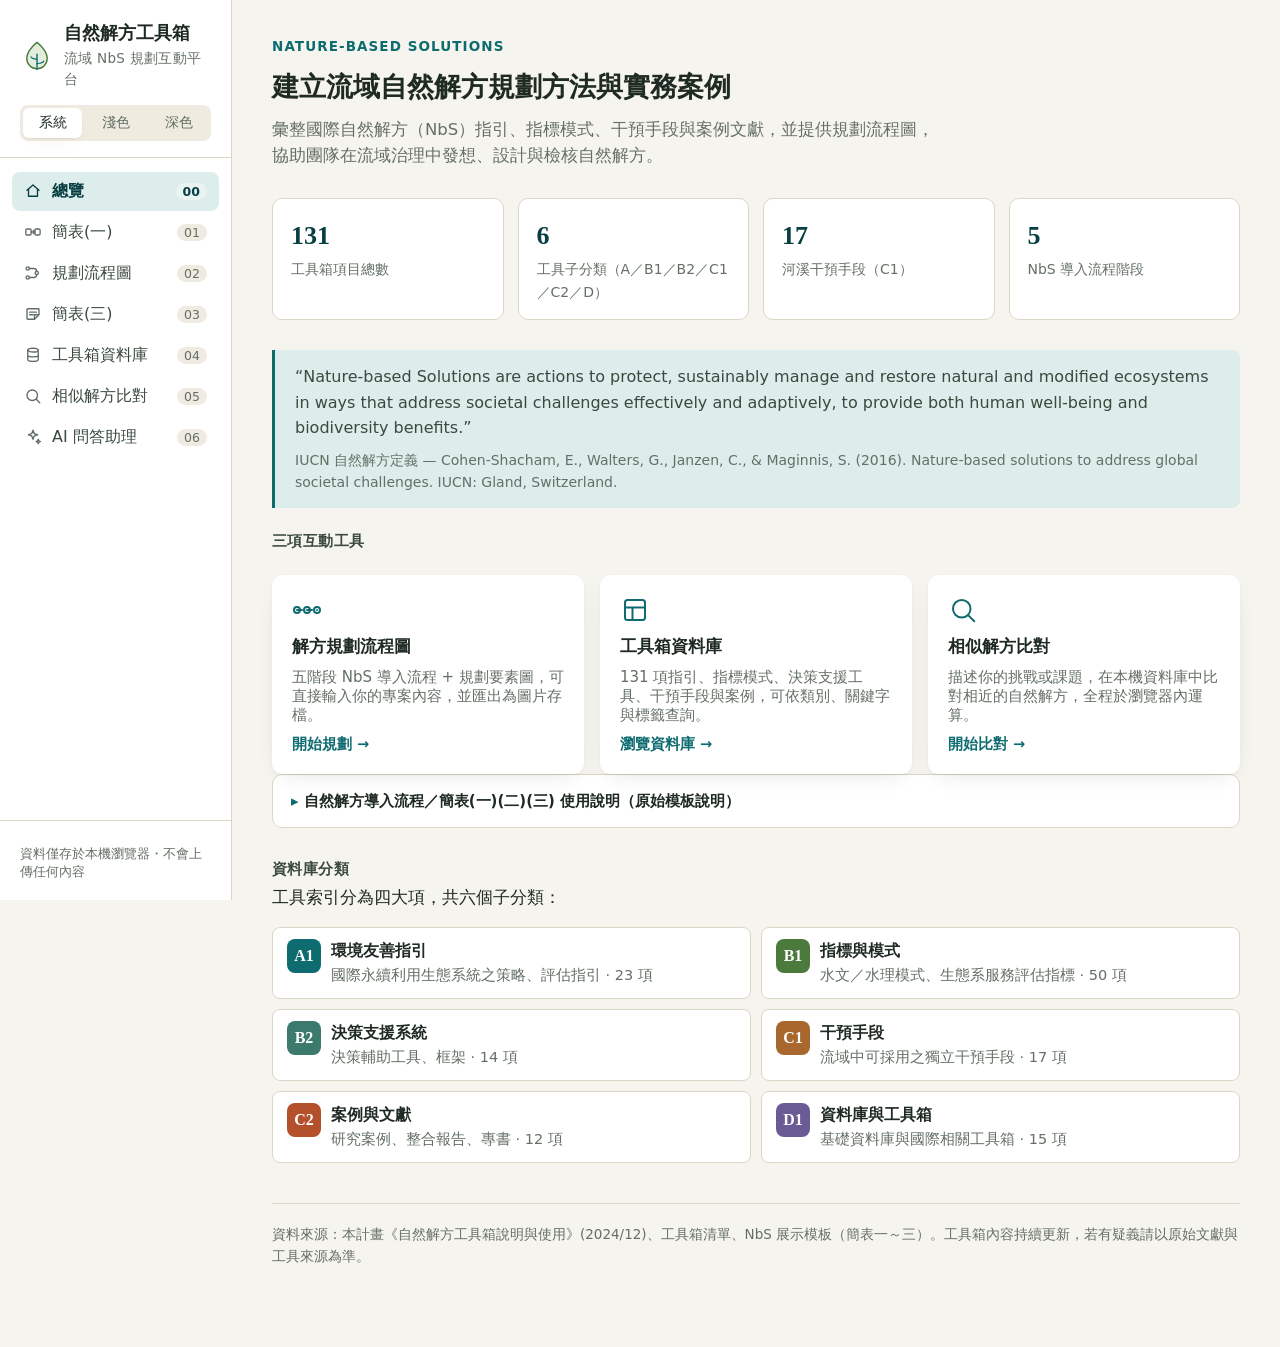
<file: nbs-toolbox/tools/nbs-toolbox-zh.html>
<!doctype html>
<html lang="zh-Hant">
<head>
<meta charset="utf-8">
<meta name="viewport" content="width=device-width, initial-scale=1">
<meta http-equiv="Content-Security-Policy" content="default-src 'none'; script-src 'self' 'unsafe-inline'; style-src 'self' 'unsafe-inline' https://fonts.googleapis.com; font-src https://fonts.gstatic.com; img-src 'self' data: blob:; connect-src 'self' https://generativelanguage.googleapis.com https://api.openai.com https://api.anthropic.com; base-uri 'none'; form-action 'none'; object-src 'none';">
<title>自然解方工具箱（獨立分享版）</title>
<style>
  @import url('https://fonts.googleapis.com/css2?family=Noto+Serif+TC:wght@500;600;700&family=Noto+Sans+TC:wght@400;500;600;700&display=swap');

  :root{
    --ground:#F6F4EE;
    --surface:#FFFFFF;
    --surface-2:#EFEBE0;
    --ink:#1E2A22;
    --ink-soft:#3A4A3E;
    --muted:#647065;
    --line:#DCD6C6;
    --line-strong:#C7BFA8;
    --accent:#0E6B70;
    --accent-ink:#083F42;
    --accent-soft:#DCEDEB;
    --accent-2:#4C7A3D;
    --accent-2-soft:#E3EDDB;
    --warm:#A8672C;
    --warm-soft:#F3E4CE;
    --danger:#A8402C;
    --danger-soft:#F5DFD8;
    --shadow: 0 1px 2px rgba(30,42,34,.06), 0 8px 24px -12px rgba(30,42,34,.18);
    --radius: 10px;
    --serif: 'Noto Serif TC', 'Songti TC', serif;
    --sans: 'Noto Sans TC', 'PingFang TC', 'Microsoft JhengHei', system-ui, sans-serif;
    --mono: ui-monospace, 'SFMono-Regular', Menlo, Consolas, monospace;
  }
  @media (prefers-color-scheme: dark){
    :root:not([data-theme="light"]){
      --ground:#10160F0F;
      --ground:#111813;
      --surface:#171F19;
      --surface-2:#1D2620;
      --ink:#E7EFE6;
      --ink-soft:#C4D2C6;
      --muted:#8FA095;
      --line:#2B362E;
      --line-strong:#3B4A3E;
      --accent:#57C2C4;
      --accent-ink:#BFEEEE;
      --accent-soft:#173231;
      --accent-2:#8FC470;
      --accent-2-soft:#1E2C18;
      --warm:#E3A65C;
      --warm-soft:#332615;
      --danger:#E38A73;
      --danger-soft:#331D16;
      --shadow: 0 1px 2px rgba(0,0,0,.3), 0 8px 24px -12px rgba(0,0,0,.5);
    }
  }
  :root[data-theme="dark"]{
    --ground:#111813;
    --surface:#171F19;
    --surface-2:#1D2620;
    --ink:#E7EFE6;
    --ink-soft:#C4D2C6;
    --muted:#8FA095;
    --line:#2B362E;
    --line-strong:#3B4A3E;
    --accent:#57C2C4;
    --accent-ink:#BFEEEE;
    --accent-soft:#173231;
    --accent-2:#8FC470;
    --accent-2-soft:#1E2C18;
    --warm:#E3A65C;
    --warm-soft:#332615;
    --danger:#E38A73;
    --danger-soft:#331D16;
    --shadow: 0 1px 2px rgba(0,0,0,.3), 0 8px 24px -12px rgba(0,0,0,.5);
  }

  *{box-sizing:border-box;}
  html{color-scheme: light dark;}
  body{
    margin:0;
    background:var(--ground);
    color:var(--ink);
    font-family:var(--sans);
    font-size:16.5px;
    line-height:1.6;
    -webkit-font-smoothing:antialiased;
  }
  h1,h2,h3,h4{font-family:var(--serif); font-weight:600; color:var(--ink); text-wrap:balance; margin:0;}
  p{margin:0;}
  button{font-family:var(--sans); cursor:pointer;}
  textarea, input, select{font-family:var(--sans); color:var(--ink);}
  a{color:var(--accent);}
  ::selection{background:var(--accent-soft); color:var(--accent-ink);}

  .app{display:flex; min-height:100vh;}

  /* ---------- Sidebar ---------- */
  .sidebar{
    width:232px; flex:none; background:var(--surface);
    border-right:1px solid var(--line);
    display:flex; flex-direction:column;
    position:sticky; top:0; height:100vh; overflow-y:auto;
  }
  .brand{padding:22px 20px 16px; border-bottom:1px solid var(--line);}
  .brand-mark{display:flex; align-items:center; gap:10px;}
  .brand-icon{width:34px;height:34px;flex:none;}
  .brand-title{font-family:var(--serif); font-size:18px; font-weight:600; line-height:1.25;}
  .brand-sub{font-size:13.5px; color:var(--muted); margin-top:3px; letter-spacing:.02em;}

  .nav{padding:14px 12px; display:flex; flex-direction:column; gap:2px; flex:1;}
  .nav-item{
    display:flex; align-items:center; gap:10px;
    padding:9px 12px; border-radius:8px; border:none; background:transparent;
    color:var(--ink-soft); font-size:16px; font-weight:500; text-align:left;
    width:100%;
  }
  .nav-item svg{width:18px;height:18px;flex:none; opacity:.8;}
  .nav-item:hover{background:var(--surface-2);}
  .nav-item.active{background:var(--accent-soft); color:var(--accent-ink); font-weight:600;}
  .nav-item.active svg{opacity:1;}
  .nav-num{
    margin-left:auto; font-size:12.5px; font-variant-numeric:tabular-nums;
    color:var(--muted); background:var(--surface-2); border-radius:999px;
    padding:1px 7px;
  }
  .nav-item.active .nav-num{background:rgba(255,255,255,.35); color:var(--accent-ink);}

  .sidebar-foot{padding:14px 20px 18px; border-top:1px solid var(--line);}
  .theme-toggle{
    display:flex; gap:4px; background:var(--surface-2); border-radius:8px; padding:3px;
    margin-top:14px;
  }
  .theme-toggle button{
    flex:1; border:none; background:transparent; padding:6px 4px; border-radius:6px;
    font-size:13.5px; color:var(--muted);
  }
  .theme-toggle button.active{background:var(--surface); color:var(--ink); box-shadow:var(--shadow);}
  .foot-note{font-size:12.5px; color:var(--muted); margin-top:10px; line-height:1.5;}

  /* mobile top bar */
  .topbar{display:none;}

  /* ---------- Main ---------- */
  .main{flex:1; min-width:0;}
  .panel{display:none; padding:36px 40px 80px; max-width:1180px; margin:0 auto;}
  .panel.active{display:block;}
  .panel-head{margin-bottom:28px;}
  .eyebrow{
    font-size:13.5px; font-weight:700; letter-spacing:.08em; color:var(--accent);
    text-transform:uppercase; margin-bottom:8px; display:block;
  }
  .panel-head h1{font-size:27px; margin-bottom:8px;}
  .panel-head .lede{color:var(--muted); font-size:16.5px; max-width:64ch;}

  .card{
    background:var(--surface); border:1px solid var(--line); border-radius:var(--radius);
    box-shadow:var(--shadow);
  }
  .section-title{font-size:14.5px; font-weight:700; color:var(--ink-soft); letter-spacing:.03em;}

  /* ===== Overview ===== */
  .stat-row{display:grid; grid-template-columns:repeat(4,1fr); gap:14px; margin:22px 0 30px;}
  .stat-tile{background:var(--surface); border:1px solid var(--line); border-radius:var(--radius); padding:16px 18px;}
  .stat-num{font-family:var(--serif); font-size:26px; font-weight:700; font-variant-numeric:tabular-nums; color:var(--accent-ink); background:none;}
  .stat-label{font-size:14px; color:var(--muted); margin-top:2px;}

  .quote-block{
    border-left:3px solid var(--accent); padding:14px 20px; background:var(--accent-soft);
    border-radius:0 8px 8px 0; margin:22px 0; color:var(--ink-soft); font-size:16px;
  }
  .quote-block cite{display:block; margin-top:8px; font-size:14px; color:var(--muted); font-style:normal;}

  .tool-grid{display:grid; grid-template-columns:repeat(3,1fr); gap:16px; margin-top:22px;}
  .tool-card{
    padding:20px; display:flex; flex-direction:column; gap:10px; text-align:left;
    border:none; background:var(--surface); border-radius:var(--radius); box-shadow:var(--shadow);
  }
  .tool-card .ic{width:30px;height:30px; color:var(--accent);}
  .tool-card h3{font-size:17px;}
  .tool-card p{font-size:15px; color:var(--muted);}
  .tool-card .go{font-size:14.5px; font-weight:600; color:var(--accent); margin-top:auto;}

  .cat-legend{display:grid; grid-template-columns:repeat(2,1fr); gap:10px; margin-top:16px;}
  .cat-row{display:flex; gap:10px; padding:11px 14px; border:1px solid var(--line); border-radius:8px; background:var(--surface);}
  .cat-chip-lg{
    flex:none; width:34px; height:34px; border-radius:8px; display:flex; align-items:center; justify-content:center;
    font-family:var(--serif); font-weight:700; font-size:16px; color:#fff;
  }
  .cat-row .txt{font-size:14.5px;}
  .cat-row .txt b{font-size:15.5px; display:block; color:var(--ink);}
  .cat-row .txt span{color:var(--muted);}

  /* ===== Flow / planner ===== */
  .stepper{display:grid; grid-template-columns:repeat(5,1fr); gap:0; margin-bottom:8px;}
  .step{
    position:relative; padding:16px 14px 14px; border:1px solid var(--line); background:var(--surface);
    cursor:pointer;
  }
  .step:first-child{border-radius:10px 0 0 10px;}
  .step:last-child{border-radius:0 10px 10px 0;}
  .step + .step{border-left:none;}
  .step:hover{background:var(--surface-2);}
  .step .n{
    width:22px;height:22px;border-radius:999px;background:var(--accent); color:#fff;
    font-size:13.5px; font-weight:700; display:flex; align-items:center; justify-content:center; margin-bottom:9px;
  }
  .step h4{font-size:15px; line-height:1.3;}
  .step .arrow{
    position:absolute; right:-11px; top:50%; transform:translateY(-50%); z-index:2;
    width:22px;height:22px; color:var(--muted);
  }
  .step:last-child .arrow{display:none;}
  .loop-note{
    display:flex; align-items:center; gap:8px; font-size:13.5px; color:var(--muted);
    margin:10px 2px 26px; padding-left:2px;
  }
  .loop-note svg{width:15px;height:15px; color:var(--accent-2); flex:none;}

  .step-detail{
    display:none; background:var(--accent-soft); border:1px solid var(--line); border-radius:8px;
    padding:14px 16px; font-size:15px; color:var(--ink-soft); margin:-2px 0 26px; line-height:1.65;
  }
  .step-detail.open{display:block;}
  .step-detail b{color:var(--ink);}

  .flow-toolbar{display:flex; align-items:center; gap:10px; flex-wrap:wrap; margin-bottom:18px;}
  .btn{
    display:inline-flex; align-items:center; gap:7px; padding:8px 14px; border-radius:8px; font-size:15px; font-weight:600;
    border:1px solid var(--line-strong); background:var(--surface); color:var(--ink);
  }
  .btn:hover{background:var(--surface-2);}
  .btn svg{width:15px;height:15px;}
  .btn.primary{background:var(--accent); border-color:var(--accent); color:#fff;}
  .btn.primary:hover{filter:brightness(1.06);}
  .btn.ghost{border-color:transparent; background:transparent; color:var(--muted);}
  .btn.ghost:hover{background:var(--surface-2); color:var(--ink);}
  .btn.sm{padding:5px 10px; font-size:14px;}
  .spacer{flex:1;}
  .save-indicator{font-size:13.5px; color:var(--muted); display:flex; align-items:center; gap:6px;}
  .save-dot{width:6px;height:6px;border-radius:999px; background:var(--accent-2);}

  #diagram-capture{background:var(--ground); padding:18px; border-radius:12px;}

  .profile-explainer{
    background:var(--surface); border:1px solid var(--line); border-radius:10px;
    padding:14px 18px; margin-bottom:20px;
  }
  .profile-explainer summary{
    cursor:pointer; font-weight:700; color:var(--ink); font-size:15px; list-style:none;
  }
  .profile-explainer summary::-webkit-details-marker{display:none;}
  .profile-explainer summary::before{content:"▸  "; color:var(--accent);}
  .profile-explainer[open] summary::before{content:"▾  ";}
  .profile-explainer .explainer-body{
    margin-top:14px; display:grid; grid-template-columns:repeat(2,1fr); gap:14px 18px;
  }
  .profile-explainer .explainer-item h4{font-size:14.5px; margin-bottom:5px; color:var(--accent-ink);}
  .profile-explainer .explainer-item p{font-size:14.5px; line-height:1.7; color:var(--ink-soft);}

  .profile-title{
    display:flex; align-items:baseline; gap:10px; margin:6px 2px 14px;
  }
  .profile-title h3{font-size:16.5px;}
  .profile-title span{font-size:14px; color:var(--muted);}

  .grid-flow{display:flex; flex-direction:column; gap:0;}
  .flow-row{display:grid; gap:12px;}
  .flow-row.cols-1{grid-template-columns:1fr;}
  .flow-row.cols-2{grid-template-columns:1fr 1fr;}
  .flow-row.cols-3{grid-template-columns:repeat(3,1fr);}
  .flow-row.cols-4{grid-template-columns:repeat(4,1fr);}
  .flow-connector{display:flex; justify-content:center; padding:6px 0;}
  .flow-connector svg{width:18px;height:22px; color:var(--line-strong);}

  .node{
    background:var(--surface); border:1px solid var(--line); border-radius:10px; padding:13px 14px;
    display:flex; flex-direction:column; gap:8px;
  }
  .node.hub{border-color:var(--accent); box-shadow:0 0 0 3px var(--accent-soft) inset;}
  .node .node-label{
    font-size:13.5px; font-weight:700; color:var(--accent-ink); display:flex; align-items:center; gap:6px; flex-wrap:wrap;
  }
  .node .node-label .pick-btn{
    margin-left:auto; font-size:12.5px; font-weight:600; color:var(--accent); background:var(--accent-soft);
    border:none; border-radius:6px; padding:3px 8px;
  }
  .node .hint{font-size:12.5px; color:var(--muted); line-height:1.5;}
  .node textarea{
    width:100%; min-height:64px; resize:vertical; border:1px dashed var(--line-strong); border-radius:7px;
    padding:8px 9px; font-size:14.5px; background:var(--ground); color:var(--ink); line-height:1.55;
  }
  .node textarea:focus{outline:2px solid var(--accent); outline-offset:1px; background:var(--surface);}
  .node.hub textarea{min-height:44px; font-weight:600;}

  /* ===== Database ===== */
  .db-controls{display:flex; flex-direction:column; gap:14px; margin-bottom:20px;}
  .search-row{display:flex; gap:10px;}
  .search-box{
    flex:1; display:flex; align-items:center; gap:9px; background:var(--surface); border:1px solid var(--line);
    border-radius:9px; padding:9px 13px;
  }
  .search-box svg{width:16px;height:16px; color:var(--muted); flex:none;}
  .search-box input{flex:1; border:none; background:transparent; font-size:15.5px; outline:none;}
  .chip-row{display:flex; flex-wrap:wrap; gap:7px;}
  .chip{
    border:1px solid var(--line-strong); background:var(--surface); color:var(--ink-soft); font-size:14px;
    font-weight:600; padding:5px 11px; border-radius:999px;
  }
  .chip:hover{background:var(--surface-2);}
  .chip.active{background:var(--accent); border-color:var(--accent); color:#fff;}
  .tag-row{display:flex; flex-wrap:wrap; gap:6px;}
  .tagchip{
    border:1px solid var(--line); background:var(--surface-2); color:var(--muted); font-size:13px;
    padding:3px 9px; border-radius:999px;
  }
  .tagchip.active{background:var(--accent-2-soft); border-color:var(--accent-2); color:var(--ink);}

  .result-meta{font-size:14.5px; color:var(--muted); margin-bottom:12px;}
  .result-list{display:flex; flex-direction:column; gap:10px;}
  .result-card{padding:16px 18px;}
  .result-top{display:flex; align-items:flex-start; gap:10px;}
  .cat-chip{
    flex:none; font-size:12.5px; font-weight:700; color:#fff; border-radius:6px; padding:3px 7px;
    font-variant-numeric:tabular-nums;
  }
  .result-name{font-size:16.5px; font-weight:700; color:var(--ink); flex:1;}
  .result-id{font-family:var(--mono); font-size:12.5px; color:var(--muted); white-space:nowrap;}
  .result-desc{
    font-size:15px; color:var(--ink-soft); margin:9px 0 0; line-height:1.65;
    display:-webkit-box; -webkit-line-clamp:3; -webkit-box-orient:vertical; overflow:hidden; white-space:pre-line;
  }
  .result-desc.expanded{-webkit-line-clamp:unset;}
  .result-foot{display:flex; align-items:center; gap:10px; margin-top:11px; flex-wrap:wrap;}
  .result-tags{display:flex; gap:6px; flex-wrap:wrap; flex:1;}
  .mini-tag{font-size:12.5px; color:var(--muted); background:var(--surface-2); border-radius:999px; padding:2px 8px;}
  .link-btn{font-size:13.5px; font-weight:600; color:var(--accent); background:none; border:none; padding:0;}
  .explainer-item .link-btn{margin-top:8px; display:inline-block;}

  /* ===== Simple profile pages (簡表一 / 簡表三) ===== */
  .simple-diagram{background:var(--ground); padding:18px; border-radius:12px;}
  .p1-row{display:flex; align-items:stretch; gap:14px; flex-wrap:wrap;}
  .p1-row .node{flex:1; min-width:220px;}
  .p1-arrow{display:flex; align-items:center; justify-content:center; flex:none; width:34px; color:var(--accent-2);}
  .p1-arrow svg{width:26px; height:26px;}
  .p3-grid{display:flex; flex-direction:column; gap:14px;}
  .p3-row-top{display:grid; grid-template-columns:repeat(3,1fr); gap:14px;}

  .empty-state{text-align:center; padding:50px 20px; color:var(--muted); font-size:15.5px;}

  /* ===== Similarity match panel ===== */
  .field-group{display:flex; flex-direction:column; gap:6px; margin-bottom:14px;}
  .field-group label{font-size:14px; font-weight:600; color:var(--ink-soft);}
  .field-group .fhint{font-size:13px; color:var(--muted);}
  .check-row{display:flex; align-items:flex-start; gap:8px; font-size:13px; color:var(--ink-soft); cursor:pointer; margin-top:2px;}
  .check-row input[type="checkbox"]{margin-top:3px; cursor:pointer;}
  select, .input, textarea.input{
    border:1px solid var(--line-strong); border-radius:8px; padding:9px 11px; font-size:15.5px;
    background:var(--surface); color:var(--ink); width:100%;
  }
  select:focus, .input:focus{outline:2px solid var(--accent); outline-offset:1px;}

  .match-list{display:flex; flex-direction:column; gap:8px; margin-top:6px;}
  .match-item{padding:11px 13px; display:flex; gap:10px; align-items:flex-start;}
  .match-score{
    flex:none; width:34px; height:34px; border-radius:8px; background:var(--accent-soft); color:var(--accent-ink);
    font-size:13px; font-weight:700; display:flex; align-items:center; justify-content:center; text-align:center;
  }
  .match-body{flex:1; min-width:0;}
  .match-body .mn{font-size:15px; font-weight:700;}
  .match-body .md{font-size:14px; color:var(--muted); margin-top:3px; display:-webkit-box; -webkit-line-clamp:2; -webkit-box-orient:vertical; overflow:hidden; white-space:pre-line;}

  .toast{
    position:fixed; bottom:22px; left:50%; transform:translateX(-50%) translateY(20px); opacity:0;
    background:var(--ink); color:var(--ground); padding:10px 18px; border-radius:999px; font-size:15px;
    box-shadow:var(--shadow); transition:all .25s ease; z-index:50; pointer-events:none;
    display:flex; align-items:center; gap:8px;
  }
  .toast.show{opacity:1; transform:translateX(-50%) translateY(0);}

  .modal-overlay{
    position:fixed; inset:0; background:rgba(20,24,20,.45); backdrop-filter:blur(1px);
    display:flex; align-items:center; justify-content:center; z-index:100;
    opacity:0; pointer-events:none; transition:opacity .18s ease;
    padding:20px;
  }
  .modal-overlay.show{opacity:1; pointer-events:auto;}
  .modal-box{
    background:var(--surface); color:var(--ink); border-radius:14px; box-shadow:var(--shadow);
    max-width:380px; width:100%; padding:22px 22px 18px; transform:translateY(10px) scale(.98);
    transition:transform .18s ease; border:1px solid var(--line);
  }
  .modal-overlay.show .modal-box{transform:translateY(0) scale(1);}
  .modal-box p{margin:0 0 18px; font-size:15.5px; line-height:1.6; color:var(--ink);}
  .modal-actions{display:flex; justify-content:flex-end; gap:8px;}

  /* Export preview — shown inline right below the toolbar that triggered it
     (not a fixed/centered overlay): a sandboxed embed (e.g. Wix) can give an
     iframe that is much taller than the visible viewport, so anything
     positioned via position:fixed can land far outside what the visitor can
     currently see, forcing an extra scroll to find it. Appearing in normal
     document flow, right after the button just clicked, needs no scrolling. */
  .export-preview-panel{
    margin:14px 0 22px; padding:16px 18px; background:var(--surface); border:1px solid var(--line);
    border-radius:12px; box-shadow:var(--shadow);
  }
  .export-preview-panel[hidden]{display:none;}
  .export-preview-head{display:flex; align-items:center; justify-content:space-between; gap:10px; margin-bottom:12px;}
  .export-preview-title{font-weight:700; font-size:16px; margin:0; color:var(--ink);}
  .export-preview-close{
    flex:none; border:none; background:var(--surface-2); color:var(--muted); border-radius:8px;
    padding:5px 11px; font-size:13.5px; font-weight:600;
  }
  .export-preview-close:hover{background:var(--line); color:var(--ink);}
  .export-preview-body{margin:0 0 12px; text-align:center;}
  .export-preview-body img{max-width:100%; max-height:420px; border-radius:10px; border:1px solid var(--line); background:var(--ground);}
  .export-preview-body textarea{width:100%; height:220px; box-sizing:border-box; font-family:ui-monospace,Menlo,Consolas,monospace; font-size:13px; padding:10px; border-radius:8px; border:1px solid var(--line); background:var(--ground); color:var(--ink); resize:vertical;}
  .export-preview-hint{font-size:13.5px; color:var(--muted); line-height:1.6; margin:0;}

  code.inline{font-family:var(--mono); background:var(--surface-2); padding:1px 6px; border-radius:5px; font-size:14px;}

  footer.page-foot{
    margin-top:40px; padding-top:20px; border-top:1px solid var(--line); font-size:13.5px; color:var(--muted);
  }

  @media (max-width:980px){
    .app{flex-direction:column;}
    .sidebar{display:none;}
    .main{width:100%; min-width:0;}
    .topbar{
      display:flex; align-items:center; gap:6px; overflow-x:auto; position:sticky; top:0; z-index:20;
      background:var(--surface); border-bottom:1px solid var(--line); padding:10px 12px; width:100%;
    }
    .topbar button{
      flex:none; border:none; background:var(--surface-2); color:var(--ink-soft); font-size:14.5px; font-weight:600;
      padding:8px 13px; border-radius:999px; white-space:nowrap;
    }
    .topbar button.active{background:var(--accent); color:#fff;}
    .panel{padding:22px 16px 60px;}
    .stat-row{grid-template-columns:repeat(2,1fr);}
    .tool-grid{grid-template-columns:1fr;}
    .cat-legend{grid-template-columns:1fr;}
    .stepper{display:flex; flex-direction:column;}
    .step{border-radius:0 !important; border-left:1px solid var(--line) !important; border-top:none;}
    .step:first-child{border-top:1px solid var(--line);}
    .step .arrow{display:none;}
    .flow-row.cols-2, .flow-row.cols-3, .flow-row.cols-4{grid-template-columns:1fr;}
    .profile-explainer .explainer-body{grid-template-columns:1fr;}
    .p3-row-top{grid-template-columns:1fr;}
    .p1-row{flex-direction:column;}
    .p1-arrow{width:100%; height:26px;}
    .p1-arrow svg{transform:rotate(90deg);}
  }
</style>

</head>
<body>
<div class="app">
  <!-- Sidebar -->
  <nav class="sidebar" id="sidebar">
    <div class="brand">
      <div class="brand-mark">
        <svg class="brand-icon" viewBox="0 0 40 40" fill="none">
          <path d="M20 4C20 4 8 13 8 23a12 12 0 0024 0C32 13 20 4 20 4Z" fill="var(--accent-2-soft)" stroke="var(--accent-2)" stroke-width="1.6"/>
          <path d="M20 36V18" stroke="var(--accent)" stroke-width="1.6" stroke-linecap="round"/>
          <path d="M20 24c-3-1-6 0-7-3M20 29c3-1 6.5.5 8-3" stroke="var(--accent)" stroke-width="1.4" stroke-linecap="round"/>
        </svg>
        <div>
          <div class="brand-title">自然解方工具箱</div>
          <div class="brand-sub">流域 NbS 規劃互動平台</div>
        </div>
      </div>
      <div class="theme-toggle" id="themeToggle">
        <button data-theme="system">系統</button>
        <button data-theme="light">淺色</button>
        <button data-theme="dark">深色</button>
      </div>
    </div>
    <div class="nav" id="nav"></div>
    <div class="sidebar-foot">
      <div class="foot-note">資料僅存於本機瀏覽器・不會上傳任何內容</div>
    </div>
  </nav>

  <!-- Mobile topbar -->
  <div class="topbar" id="topbar"></div>

  <main class="main">

    <!-- ============ OVERVIEW ============ -->
    <section class="panel active" id="panel-overview">
      <div class="panel-head">
        <span class="eyebrow">Nature-based Solutions</span>
        <h1>建立流域自然解方規劃方法與實務案例</h1>
        <p class="lede">彙整國際自然解方（NbS）指引、指標模式、干預手段與案例文獻，並提供規劃流程圖，協助團隊在流域治理中發想、設計與檢核自然解方。</p>
      </div>

      <div class="stat-row" id="statRow"></div>

      <div class="quote-block">
        “Nature-based Solutions are actions to protect, sustainably manage and restore natural and modified ecosystems in ways that address societal challenges effectively and adaptively, to provide both human well-being and biodiversity benefits.”
        <cite>IUCN 自然解方定義 — Cohen-Shacham, E., Walters, G., Janzen, C., &amp; Maginnis, S. (2016). Nature-based solutions to address global societal challenges. IUCN: Gland, Switzerland.</cite>
      </div>

      <div class="section-title" style="margin-bottom:12px;">三項互動工具</div>
      <div class="tool-grid">
        <button class="tool-card card" data-goto="flow">
          <svg class="ic" viewBox="0 0 24 24" fill="none" stroke="currentColor" stroke-width="1.6"><path d="M4 12h4m4 0h4m4 0h0" stroke-linecap="round"/><circle cx="4" cy="12" r="2.4"/><circle cx="12" cy="12" r="2.4"/><circle cx="20" cy="12" r="2.4"/></svg>
          <h3>解方規劃流程圖</h3>
          <p>五階段 NbS 導入流程 + 規劃要素圖，可直接輸入你的專案內容，並匯出為圖片存檔。</p>
          <span class="go">開始規劃 →</span>
        </button>
        <button class="tool-card card" data-goto="database">
          <svg class="ic" viewBox="0 0 24 24" fill="none" stroke="currentColor" stroke-width="1.6"><rect x="4" y="4" width="16" height="16" rx="2"/><path d="M4 10h16M10 10v10" stroke-linecap="round"/></svg>
          <h3>工具箱資料庫</h3>
          <p>131 項指引、指標模式、決策支援工具、干預手段與案例，可依類別、關鍵字與標籤查詢。</p>
          <span class="go">瀏覽資料庫 →</span>
        </button>
        <button class="tool-card card" data-goto="match">
          <svg class="ic" viewBox="0 0 24 24" fill="none" stroke="currentColor" stroke-width="1.6"><circle cx="11" cy="11" r="7"/><path d="M21 21l-4.3-4.3" stroke-linecap="round"/></svg>
          <h3>相似解方比對</h3>
          <p>描述你的挑戰或課題，在本機資料庫中比對相近的自然解方，全程於瀏覽器內運算。</p>
          <span class="go">開始比對 →</span>
        </button>
      </div>

      <details class="profile-explainer">
        <summary>自然解方導入流程／簡表(一)(二)(三) 使用說明（原始模板說明）</summary>
        <div class="explainer-body">
          <div class="explainer-item">
            <h4>自然解方導入流程｜NbS Introduction Process</h4>
            <p>對應「解方規劃流程圖」頁面上半部的五階段流程圖。本表搭配「自然解方簡表(二)」使用，呼應 IUCN NbS 自我評估標準：先透過五階段釐清專案從啟動、了解系統到監測評估的整體節奏，再用簡表(二)逐格填入每個階段所需的規劃內容。</p>
            <button class="link-btn" data-goto="flow">→ 前往規劃流程圖</button>
          </div>
          <div class="explainer-item">
            <h4>自然解方簡表(一)｜NbS Profile I</h4>
            <p>本表用於簡介應用之 NbS 如何「藉由保護、永續管理、恢復自然以及改變生態系解決社會挑戰、提供人類福祉與生物多樣性裨益」。呈現方式為一張簡單的「干預手段 → 社會挑戰」對應圖，適合在報告或簡報開頭快速說明一個 NbS 案例的整體邏輯，不需要填寫細節資料。</p>
            <button class="link-btn" data-goto="p1">→ 前往填寫簡表(一)</button>
          </div>
          <div class="explainer-item">
            <h4>自然解方簡表(二)｜NbS Profile II</h4>
            <p>建立流域自然解方的規劃方法。本模板涵蓋了自然解方關鍵元素，呼應 IUCN NbS 自我評估標準。本表由規劃者角度設計，以利發想與設計 NbS、盤點考量事項，以及對外介紹。考量工具箱使用者──水文／水利專家──熟悉水文／水理模式，特將部分格子與模擬模式類比（見該頁面各欄位「模擬模式觀點」提示）。該頁面下方的「規劃要素圖」即為本表的互動填寫版本，每個欄位並標註對應的 IUCN NbS 全球標準編號與工具箱分類。</p>
            <button class="link-btn" data-goto="flow">→ 前往規劃流程圖</button>
          </div>
          <div class="explainer-item">
            <h4>自然解方簡表(三)｜NbS Profile III</h4>
            <p>僅用於對一般民眾介紹 NbS 成果：以「案例背景與面臨之挑戰」「行動與目標」「行動後果：成效、引發問題或效益等」「案例中重要經驗與教訓（如案例成功／失敗的關鍵因素）」四個欄位，濃縮呈現完整規劃內容，適合公開分享、成果報告或對外簡報使用；細節規劃仍建議先以簡表(二)完成。</p>
            <button class="link-btn" data-goto="p3">→ 前往填寫簡表(三)</button>
          </div>
        </div>
      </details>

      <div class="section-title" style="margin:30px 0 4px;">資料庫分類</div>
      <p class="lede" style="margin-bottom:14px;">工具索引分為四大項，共六個子分類：</p>
      <div class="cat-legend" id="catLegend"></div>

      <footer class="page-foot">
        資料來源：本計畫《自然解方工具箱說明與使用》(2024/12)、工具箱清單、NbS 展示模板（簡表一～三）。工具箱內容持續更新，若有疑義請以原始文獻與工具來源為準。
      </footer>
    </section>

    <!-- ============ PROFILE I ============ -->
    <section class="panel" id="panel-p1">
      <div class="panel-head">
        <span class="eyebrow">NbS Profile I</span>
        <h1>自然解方簡表(一)</h1>
        <p class="lede">用一張最簡單的「干預手段 → 社會挑戰」對應圖，快速說明一個 NbS 案例如何藉由保護、永續管理、恢復自然以及改變生態系來解決社會挑戰，並提供人類福祉與生物多樣性裨益。適合放在報告或簡報開頭作概念說明，內容會自動儲存在本機瀏覽器。</p>
      </div>

      <div class="quote-block">
        “Nature-based Solutions are actions to protect, sustainably manage and restore natural and modified ecosystems in ways that address societal challenges effectively and adaptively, to provide both human well-being and biodiversity benefits.”
        <cite>IUCN 自然解方定義 — Cohen-Shacham, E., Walters, G., Janzen, C., &amp; Maginnis, S. (2016). Nature-based solutions to address global societal challenges. IUCN: Gland, Switzerland.</cite>
      </div>

      <div class="flow-toolbar">
        <button class="btn sm" id="btnCopyFromP2" style="border-color:var(--accent-2); color:#fff; background:var(--accent-2);">由簡表(二)帶入內容</button>
        <button class="btn primary" id="btnExportPng-p1">
          <svg viewBox="0 0 24 24" fill="none" stroke="currentColor" stroke-width="1.8"><path d="M12 3v12m0 0l-4-4m4 4l4-4" stroke-linecap="round" stroke-linejoin="round"/><path d="M4 17v2a2 2 0 002 2h12a2 2 0 002-2v-2" stroke-linecap="round"/></svg>
          匯出為圖片 (PNG)
        </button>
        <button class="btn" id="btnExportJson-p1">匯出 JSON</button>
        <button class="btn" id="btnImportJson-p1">匯入 JSON</button>
        <input type="file" id="fileImport-p1" accept="application/json" style="display:none;">
        <button class="btn ghost" id="btnReset-p1">清除全部內容</button>
        <div class="spacer"></div>
        <div class="save-indicator"><span class="save-dot"></span><span>已自動儲存在本機</span></div>
      </div>

      <div class="export-preview-panel" id="exportPreviewPanel-p1" hidden>
        <div class="export-preview-head">
          <p class="export-preview-title" id="exportPreviewTitle-p1"></p>
          <button class="export-preview-close" id="exportPreviewClose-p1" type="button">關閉 ✕</button>
        </div>
        <div class="export-preview-body" id="exportPreviewBody-p1"></div>
        <p class="export-preview-hint" id="exportPreviewHint-p1"></p>
      </div>

      <div id="diagram-capture-p1" class="simple-diagram">
        <div class="profile-title">
          <h3>Nature-based Solution Profile I</h3>
          <span>簡介 NbS 案例整體邏輯・不需填寫細節</span>
        </div>
        <div class="p1-row">
          <div class="node hub">
            <div class="node-label"><span>社會挑戰</span></div>
            <div class="hint">面臨的社會挑戰是什麼？</div>
            <textarea id="p1-field-challenge" data-field="challenge" placeholder="輸入社會挑戰…"></textarea>
          </div>
          <div class="p1-arrow">
            <svg viewBox="0 0 24 24" fill="none" stroke="currentColor" stroke-width="2"><path d="M4 12h14m0 0l-5-5m5 5l-5 5" stroke-linecap="round" stroke-linejoin="round"/></svg>
          </div>
          <div class="node hub">
            <div class="node-label"><span>干預手段</span></div>
            <div class="hint">藉由保護、永續管理、恢復自然或改變生態系解決此挑戰的行動。</div>
            <textarea id="p1-field-intervention" data-field="intervention" placeholder="輸入干預手段…"></textarea>
          </div>
        </div>
      </div>
    </section>

    <!-- ============ FLOW / PLANNER ============ -->
    <section class="panel" id="panel-flow">
      <div class="panel-head">
        <span class="eyebrow">Planning Flowchart</span>
        <h1>解方規劃流程圖</h1>
        <p class="lede">上半部為 NbS 導入的五個階段（點擊可展開說明），下半部為「自然解方簡表(二)」規劃要素圖 — 直接在方框中填入你的專案內容，內容會自動儲存在本機瀏覽器。也可以載入本計畫期末報告第五章「示範操作自然解方案例」的小／中／大尺度真實案例（蘭陽溪流域），作為填寫範例。</p>
      </div>

      <div class="flow-toolbar">
        <div style="display:flex;align-items:center;gap:6px;border:1px solid var(--accent-2);border-radius:8px;padding:4px 4px 4px 12px;">
          <svg viewBox="0 0 24 24" fill="none" stroke="var(--accent-2)" stroke-width="1.8" style="width:15px;height:15px;flex:none;"><path d="M4 19V6a2 2 0 012-2h9l5 5v10a2 2 0 01-2 2H6a2 2 0 01-2-2Z" stroke-linejoin="round"/><path d="M14 4v5h5" stroke-linejoin="round"/><path d="M8 13h8M8 16.5h5" stroke-linecap="round"/></svg>
          <select id="demoCaseSelect" style="border:none;background:transparent;font-size:14.5px;font-weight:600;color:var(--accent-2);padding:6px 2px;">
            <option value="small">示範案例・小尺度｜安農溪上游河段</option>
            <option value="medium">示範案例・中尺度｜蘭陽溪口野生動物棲地</option>
            <option value="large">示範案例・大尺度｜蘭陽溪流域水土保持</option>
          </select>
          <button class="btn sm" id="btnLoadDemo" style="border-color:var(--accent-2); color:#fff; background:var(--accent-2);">載入</button>
        </div>
        <button class="btn primary" id="btnExportPng">
          <svg viewBox="0 0 24 24" fill="none" stroke="currentColor" stroke-width="1.8"><path d="M12 3v12m0 0l-4-4m4 4l4-4" stroke-linecap="round" stroke-linejoin="round"/><path d="M4 17v2a2 2 0 002 2h12a2 2 0 002-2v-2" stroke-linecap="round"/></svg>
          匯出為圖片 (PNG)
        </button>
        <button class="btn" id="btnExportJson">匯出 JSON</button>
        <button class="btn" id="btnImportJson">匯入 JSON</button>
        <input type="file" id="fileImport" accept="application/json" style="display:none;">
        <button class="btn ghost" id="btnResetFlow">清除全部內容</button>
        <div class="spacer"></div>
        <div class="save-indicator"><span class="save-dot"></span><span id="saveText">已自動儲存在本機</span></div>
      </div>

      <div class="export-preview-panel" id="exportPreviewPanel" hidden>
        <div class="export-preview-head">
          <p class="export-preview-title" id="exportPreviewTitle"></p>
          <button class="export-preview-close" id="exportPreviewClose" type="button">關閉 ✕</button>
        </div>
        <div class="export-preview-body" id="exportPreviewBody"></div>
        <p class="export-preview-hint" id="exportPreviewHint"></p>
      </div>

      <div id="diagram-capture">
        <div class="section-title" style="margin-bottom:10px;">第一部分・NbS 導入流程（五階段）</div>
        <div class="stepper" id="stepper"></div>
        <div id="stepDetails"></div>
        <div class="loop-note">
          <svg viewBox="0 0 24 24" fill="none" stroke="currentColor" stroke-width="1.8"><path d="M4 12a8 8 0 0114-5.3M20 12a8 8 0 01-14 5.3M15 4v3h-3M9 20v-3h3" stroke-linecap="round" stroke-linejoin="round"/></svg>
          第 3、5 階段發現概念模型或行動方案需修正時，回到「了解系統」滾動調整。
        </div>

        <div class="section-title" style="margin:6px 0 10px;">第二部分・自然解方簡表(二) — 規劃要素圖</div>
        <div class="profile-title">
          <h3>Nature-based Solution Profile II</h3>
          <span>呼應 IUCN NbS 自我評估標準・由規劃者角度發想與檢核</span>
        </div>
        <div class="grid-flow" id="plannerGrid"></div>
      </div>
    </section>

    <!-- ============ PROFILE III ============ -->
    <section class="panel" id="panel-p3">
      <div class="panel-head">
        <span class="eyebrow">NbS Profile III</span>
        <h1>自然解方簡表(三)</h1>
        <p class="lede">僅用於對一般民眾介紹 NbS 成果：把完整的規劃內容濃縮成「挑戰、行動、結果、經驗與教訓」四個欄位，適合公開分享、成果報告或對外簡報使用。細節規劃請先以簡表(二)完成，內容會自動儲存在本機瀏覽器。</p>
      </div>

      <div class="flow-toolbar">
        <button class="btn primary" id="btnExportPng-p3">
          <svg viewBox="0 0 24 24" fill="none" stroke="currentColor" stroke-width="1.8"><path d="M12 3v12m0 0l-4-4m4 4l4-4" stroke-linecap="round" stroke-linejoin="round"/><path d="M4 17v2a2 2 0 002 2h12a2 2 0 002-2v-2" stroke-linecap="round"/></svg>
          匯出為圖片 (PNG)
        </button>
        <button class="btn" id="btnExportJson-p3">匯出 JSON</button>
        <button class="btn" id="btnImportJson-p3">匯入 JSON</button>
        <input type="file" id="fileImport-p3" accept="application/json" style="display:none;">
        <button class="btn ghost" id="btnReset-p3">清除全部內容</button>
        <div class="spacer"></div>
        <div class="save-indicator"><span class="save-dot"></span><span>已自動儲存在本機</span></div>
      </div>

      <div class="export-preview-panel" id="exportPreviewPanel-p3" hidden>
        <div class="export-preview-head">
          <p class="export-preview-title" id="exportPreviewTitle-p3"></p>
          <button class="export-preview-close" id="exportPreviewClose-p3" type="button">關閉 ✕</button>
        </div>
        <div class="export-preview-body" id="exportPreviewBody-p3"></div>
        <p class="export-preview-hint" id="exportPreviewHint-p3"></p>
      </div>

      <div id="diagram-capture-p3" class="simple-diagram">
        <div class="profile-title">
          <h3>Nature-based Solution Profile III</h3>
          <span>僅用於對一般民眾介紹 NbS 成果</span>
        </div>
        <div class="p3-grid">
          <div class="p3-row-top">
            <div class="node">
              <div class="node-label"><span>挑戰</span></div>
              <div class="hint">案例背景與面臨之挑戰。</div>
              <textarea id="p3-field-challenge" data-field="challenge" placeholder="輸入案例背景與面臨之挑戰…"></textarea>
            </div>
            <div class="node">
              <div class="node-label"><span>行動</span></div>
              <div class="hint">行動與目標。</div>
              <textarea id="p3-field-action" data-field="action" placeholder="輸入行動與目標…"></textarea>
            </div>
            <div class="node">
              <div class="node-label"><span>結果</span></div>
              <div class="hint">行動後果：成效、引發問題或效益等。</div>
              <textarea id="p3-field-outcome" data-field="outcome" placeholder="輸入行動後果…"></textarea>
            </div>
          </div>
          <div class="node">
            <div class="node-label"><span>經驗與教訓</span></div>
            <div class="hint">案例中重要經驗與教訓，如案例成功／失敗的關鍵因素。</div>
            <textarea id="p3-field-lessons" data-field="lessons" placeholder="輸入重要經驗與教訓…"></textarea>
          </div>
        </div>
      </div>
    </section>

    <!-- ============ DATABASE ============ -->
    <section class="panel" id="panel-database">
      <div class="panel-head">
        <span class="eyebrow">Toolbox Database</span>
        <h1>工具箱資料庫</h1>
        <p class="lede">收錄環境友善指引、指標與模式、決策支援系統、干預手段、案例文獻與資料庫共 131 項，可用關鍵字、分類與標籤查詢。</p>
      </div>

      <div class="db-controls">
        <div class="search-row">
          <div class="search-box">
            <svg viewBox="0 0 24 24" fill="none" stroke="currentColor" stroke-width="2"><circle cx="11" cy="11" r="7"/><path d="M21 21l-4.3-4.3" stroke-linecap="round"/></svg>
            <input type="text" id="dbSearch" placeholder="搜尋工具名稱、描述、編號或標籤…">
          </div>
        </div>
        <div class="chip-row" id="catChips"></div>
        <div class="tag-row" id="tagChips"></div>
      </div>

      <div class="result-meta" id="resultMeta"></div>
      <div class="result-list" id="resultList"></div>
    </section>

    <!-- ============ SIMILARITY MATCH ============ -->
    <section class="panel" id="panel-match">
      <div class="panel-head">
        <span class="eyebrow">Similarity Search</span>
        <h1>描述你的挑戰或課題</h1>
        <p class="lede">描述你面臨的挑戰或課題，系統會在本機資料庫中比對相近的自然解方（依關鍵字與字詞重疊程度評分，全部在你的瀏覽器內運算，不會上傳或送出任何內容）。</p>
      </div>

      <div class="card" style="padding:18px 20px; max-width:720px;">
        <div class="field-group">
          <label for="queryInput">描述你的挑戰或課題</label>
          <textarea class="input" id="queryInput" rows="5" placeholder="例如：河岸城鎮在颱風季節有淹水風險，希望在保留生態棲地的前提下降低洪峰、並改善河口水鳥棲地品質…"></textarea>
          <span class="fhint">越具體（地點特性、挑戰、期望效益）比對結果越精準。</span>
        </div>
        <button class="btn primary" id="btnLocalMatch" style="width:100%; justify-content:center;">
          <svg viewBox="0 0 24 24" fill="none" stroke="currentColor" stroke-width="1.8"><circle cx="11" cy="11" r="7"/><path d="M21 21l-4.3-4.3" stroke-linecap="round"/></svg>
          比對資料庫
        </button>
        <div id="localMatchWrap" style="margin-top:16px;"></div>
      </div>
    </section>

    <!-- ============ AI ASSISTANT (bring your own key) ============ -->
    <section class="panel" id="panel-ai">
      <div class="panel-head">
        <span class="eyebrow">AI Assistant・自備 API 金鑰</span>
        <h1>AI 問答助理</h1>
        <p class="lede">用自然語言描述你的規劃問題，由你指定的 AI 服務根據工具箱資料庫內容回答、建議適用的工具與理由。使用這個功能時，你的問題與工具箱摘要資料會直接從你的瀏覽器送到你選擇的 AI 服務——不會經過本站或任何其他伺服器；API 金鑰預設只存在本次瀏覽的記憶體中，除非你自己勾選「記住」，否則不會留在裝置上。</p>
      </div>

      <div class="card" style="padding:18px 20px; max-width:720px;">
        <div class="field-group">
          <label for="aiProvider">AI 服務商</label>
          <select class="input" id="aiProvider">
            <option value="gemini">Google Gemini</option>
            <option value="openai">OpenAI</option>
            <option value="anthropic">Anthropic Claude</option>
          </select>
          <span class="fhint">選擇你要使用的 AI 服務，並在下方貼上該服務的 API 金鑰。</span>
        </div>
        <div class="field-group">
          <label for="aiApiKey">API 金鑰</label>
          <input class="input" type="password" id="aiApiKey" placeholder="貼上你自己的 API 金鑰" autocomplete="off">
          <span class="fhint">金鑰預設只存在這次瀏覽的記憶體中，關閉分頁或重新整理就會清除；直接送往你選擇的 AI 服務，不會經過任何其他伺服器。</span>
          <label class="check-row" for="aiRememberKey">
            <input type="checkbox" id="aiRememberKey">
            <span>記住這把金鑰在這台裝置（會儲存在瀏覽器 localStorage，僅本機保存，不會送出）</span>
          </label>
          <button class="btn" type="button" id="btnForgetKey" style="margin-top:4px; align-self:flex-start;">清除已儲存的金鑰</button>
        </div>
        <div class="field-group">
          <label for="aiModel">模型名稱（可選，留空使用預設值）</label>
          <input class="input" type="text" id="aiModel" placeholder="">
          <span class="fhint">AI 服務商常會更新或淘汰模型名稱。若送出後顯示「模型已不可用」之類的錯誤，可以按下方按鈕查詢你的金鑰目前能用的模型，點選即可帶入。</span>
          <button class="btn" type="button" id="btnListModels" style="margin-top:8px; align-self:flex-start;">
            <svg viewBox="0 0 24 24" fill="none" stroke="currentColor" stroke-width="1.8"><circle cx="11" cy="11" r="7"/><path d="M21 21l-4.3-4.3" stroke-linecap="round"/></svg>
            查詢目前可用模型
          </button>
          <div id="modelListWrap" style="margin-top:10px;"></div>
        </div>
        <div class="field-group">
          <label for="aiQuestion">你的問題</label>
          <textarea class="input" id="aiQuestion" rows="5" placeholder="例如：我的計畫要處理都市排水不良、同時希望增加生物多樣性，工具箱裡有哪些工具或指標適合？為什麼？"></textarea>
        </div>
        <button class="btn primary" id="btnAskAI" style="width:100%; justify-content:center;">
          <svg viewBox="0 0 24 24" fill="none" stroke="currentColor" stroke-width="1.8"><path d="M12 3l1.8 4.6L18 9l-4.2 1.4L12 15l-1.8-4.6L6 9l4.2-1.4L12 3z"/><path d="M19 15l.9 2.1L22 18l-2.1.9L19 21l-.9-2.1L16 18l2.1-.9L19 15z"/></svg>
          送出問題
        </button>
        <div id="aiAnswerWrap" style="margin-top:16px;"></div>
      </div>
    </section>

  </main>
</div>

<div class="toast" id="toast"></div>

<div class="modal-overlay" id="modalOverlay" role="dialog" aria-modal="true">
  <div class="modal-box">
    <p id="modalMessage"></p>
    <div class="modal-actions">
      <button class="btn" id="modalCancelBtn">取消</button>
      <button class="btn primary" id="modalConfirmBtn">確定</button>
    </div>
  </div>
</div>

<script src="vendor/html2canvas.min.js"></script>
<script>
window.__NBS_TOOLBOX_DATA__ = [{"id":"A1-001","cat":"A","sub":"A1","name":"國際自然保護聯盟 (IUCN) NbS標準","desc":"評估自然解方干預措施(人為介入)是否符合國際公認的NbS原則(WCC-2016-Res-069)。免費；使用者自評。\nhttps://www.iucn.org/our-work/nature-based-solutions","tags":["自然解方","指引","框架"],"updated":"2024-10-08"},{"id":"A1-002","cat":"A","sub":"A1","name":"Natural Flood Management (NFM) 所需證據程度評估流程","desc":"出自Working with Natural Processes (WWNP) 計畫，此決策樹協助決策者需要多少證據才能有信心地支持 NFM(自然洪水管理)案例。\nhttps://www.gov.uk/flood-and-coastal-erosion-risk-management-research-reports/working-with-natural-processes-to-reduce-flood-risk#annexes","tags":["指引","框架"],"updated":"2024-10-08"},{"id":"A1-003","cat":"A","sub":"A1","name":"以生態系為基礎的調適 (ecosystem based adaptation,EbA)","desc":"IUCN 報告書提及的 NbS 概念之一 (Cohen-Shacham et al., 2016)。主要為調適氣候變遷衝擊，對NbS來說，可以參考其維護生態系服務的方法與概念作為設計基礎；是一種基於自然的解決方案，利用生物多樣性和生態系統服務來減少脆弱性並增強對氣候變遷的抵禦能力。 https://iucn.org/our-work/topic/ecosystem-based-adaptation","tags":["指引","框架"],"updated":"2024-10-08"},{"id":"A1-004","cat":"A","sub":"A1","name":"生態防減災 (ecosystem-based disaster risk reduction,Eco-DRR)","desc":"強化災害風險治理(disaster risk governance)為主要目的。對NbS來說，可以參考其永續的經營管理及保育/復育生態系的方法與概念作為設計基礎。是指透過永續的經營管理、保育或復育生態系以減少災害風險。\nhttps://www.unep.org/topics/disasters-and-conflicts/disaster-risk-reduction/ecosystem-based-disaster-risk-reduction","tags":["指引","框架"],"updated":"2024-10-08"},{"id":"A1-005","cat":"A","sub":"A1","name":"綠色基礎設施 (green infrastructure,GI)","desc":"透過提供軟性工程方面之概念、規劃與建議加入NbS設計。是一種保護、恢復或模仿自然水循環的水管理方法，可以有效的提高社區安全和生活品質，並達到永續發展。旨在「促進生態系統健康和復原力，為生物多樣性保護做出貢獻並增強生態系統服務」(Naumann et al. 2011)。GI 包括城市區域內部、周圍和城市之間所有空間尺度的多功能生態系統的所有自然、半自然和人造網絡。綠色基礎設施概念強調城市和城郊綠地的品質和數量、它們的多功能性以及棲息地之間相互聯繫的重要性 (Tzoulas et al., 2007)。IUCN 報告書提及的 NbS 概念之一 (Cohen-Shacham et al., 2016)，相關術語：Ecological infrastructure, blue infrastructure.\n\nTzoulas, K., Korpela, K., Venn, S., Yli-Pelkonen, V., Kazmierczak, A., Niemela, J. and James, P. (2007). Promoting ecosystem and human health in urban areas using Green Infrastructure: A literature review. Landscape and Urban Planning 81(3): 167–178.\nCohen-Shacham, E., Walters, G., Janzen, C., & Maginnis, S. (2016). Nature-based solutions to address global societal challenges. IUCN: Gland, Switzerland, 97, 2016-2036.\nNaumann, S., McKenna, D. & Kaphengst, T. (2011). Design, implementation and cost elements of Green Infrastructure projects, Brussels. \n\nhttps://www.americanrivers.org/what-is-green-infrastructure/\nhttps://www.epa.gov/green-infrastructure","tags":["指引","框架"],"updated":"2024-10-08"},{"id":"A1-006","cat":"A","sub":"A1","name":"藍色基礎設施 (blue infrastructure,BI)","desc":"提供軟性工程方面之概念、規劃與建議加入NbS設計。主要關注於城市水利基礎設施，包括池塘、湖泊、溪流河和雨水供應等。\nhttps://greenblue.com/gb/about-us/why-green-and-blue/","tags":["指引","框架"],"updated":"2024-10-08"},{"id":"A1-007","cat":"A","sub":"A1","name":"藍綠基礎設施/藍綠建設 (green-blue infrastructure,GBI)","desc":"提供軟性工程方面之概念、規劃與建議加入NbS設計。將綠色 （植物和樹木）與藍色（水道、池塘、湖泊和雨水排放）元素結合，為城市和氣候變遷提供永續且自然的解決方案。\nhttps://greenblue.com/gb/about-us/why-green-and-blue/","tags":["指引","框架"],"updated":"2024-10-08"},{"id":"A1-008","cat":"A","sub":"A1","name":"城市林務 (urban forestry,UF)","desc":"提供軟性工程方面之概念、規劃與建議加入NbS設計。是指以樹木對城市運作帶來的貢獻為重心的樹木栽培和管理模式，包括:城市公園、行道樹、花園、河流和沿海長廊、綠道、河流廊道、濕地、自然保護區、樹木防護帶以及前工業場地的工作樹等。https://www.fs.usda.gov/managing-land/urban-forests","tags":["指引","框架"],"updated":"2024-10-08"},{"id":"A1-009","cat":"A","sub":"A1","name":"永續城市排水系統 (sustainable urban drainage systems,SuDS)","desc":"是一種藉由模仿自然排水系統達到降低流量、增加儲水能力和減少污染物向水環境的輸送，以完成減少地表水氾濫、改善水質並提高環境的舒適度和生物多樣性價值等多項目標。\nhttps://www.bgs.ac.uk/geology-projects/suds/","tags":["指引","框架"],"updated":"2024-10-10"},{"id":"A1-010","cat":"A","sub":"A1","name":"生態工程 (ecological engineering,EE)","desc":"旨在恢復受到人類活動嚴重干擾的生態系統以及開發具有人類和生態價值的新的永續生態系統 (Mitsch, 2012)。IUCN 報告書提及的 NbS 概念之一 (Cohen-Shacham et al., 2016)，相關術語：基於自然的工程、生態系統工程物種、生態工程、基因工程、生物監測、生物化學工程、自然工程、生態技術。\n\nMitsch, W. J. (2012). What is ecological engineering?. Ecological engineering, 45, 5-12.","tags":["指引","框架"],"updated":"2024-10-08"},{"id":"A1-011","cat":"A","sub":"A1","name":"最佳管理作業 (Best Management Practices,BMPs)","desc":"是用水效率最佳管理作業(BMP)的彙編，用於幫助商業和機構設施了解和管理其用水情況、建立有效的用水管理計劃，並確定可以減少設施用水的項目和做法。\nhttps://www.epa.gov/watersense/best-management-practices","tags":["指引","框架"],"updated":"2024-10-10"},{"id":"A1-012","cat":"A","sub":"A1","name":"低衝擊開發 (low-impact design,LID)","desc":"是一種用於管理雨水徑流的設計方法，主要透過小型、具有成本效益的景觀特徵來處理雨水，強調保護和利用現場自然特徵以保護水質且注重永續性。\nhttps://www.waikatodistrict.govt.nz/services-facilities/water/stormwater/water-sensitive-design---low-impact-development","tags":["指引","框架"],"updated":"2024-10-08"},{"id":"A1-013","cat":"A","sub":"A1","name":"水資源敏感的都市設計 (water-sensitive urban design,WSUD)","desc":"是一套可用於永續管理水的原則，這些原則的應用提供了一種具有成本效益的方法，可以最大限度地減少開發對水道的影響。\nhttps://waterbydesign.com.au/wsud","tags":["指引","框架"],"updated":"2024-10-08"},{"id":"A1-014","cat":"A","sub":"A1","name":"戰略環境評估 (Strategic Environmental Assessments, SEA)","desc":"SEA 為系統的決策支持過程，旨在確保在制定計劃、政策和方案時適當考慮環境和其他永續性方面；在許多國家被廣泛用作戰略決策的輔助工具。SEA 關鍵步驟包括 （a） 為範圍界定和篩選進行初步利益相關者諮詢;（b） 通過使用相關的分析工具等方式，以知識為基礎的開發;（c） 利用利益攸關方和專家的意見，確定問題的優先次序並分析替代方法;（d） 制定行動計劃和管理框架，包括進一步磋商、知識差距、方案評估和實施的方法;以及 （e） 制定實施和監測框架。與計劃和計劃不同，政策制定過程通常會在更長的時間內非正式地進行。在加拿大和荷蘭，戰略環境評估系統已經到位，專注於將環境因素納入政策制定的正式過程。\nAhmed, K., Mercier, J.R., & Verheem, R. (2005). Strategic environmental assessment - concept and practice.","tags":["指引","框架","環境評估"],"updated":"2024-10-08"},{"id":"A1-015","cat":"A","sub":"A1","name":"生態復育 (Ecological Restoration, ER)","desc":"旨在「協助恢復已退化、損壞或破壞的生態系統的過程。(Society for Ecological Restoration, 2004)」。修復或增強受干擾或環境變化影響的生態系統的結構和功能（Suding，2011）。生態恢復專案有不同的目標，例如為稀有物種提供棲息地;為選定的物種提供多樣化的基因庫；提供特定的天然產品和服務以造福社會。IUCN 報告書提及的 NbS 概念之一 (Cohen-Shacham et al., 2016)，相關術語包含：生態系功能恢復、棲息地恢復、干預生態學、緩解、開墾、重建、恢復、重新造林、恢復、結構恢復、植被恢復。\n\nSociety for Ecological Restoration (2004). Ecological Restoration Primer [online document] \nwww.ser.org/resources/resources-detail-view/ser-international-primer-on-ecological\nrestoration.\nCohen-Shacham, E., Walters, G., Janzen, C., & Maginnis, S. (2016). Nature-based solutions to address global societal challenges. IUCN: Gland, Switzerland, 97, 2016-2036.","tags":["NbS","干預","解方","框架","生態"],"updated":"2024-10-08"},{"id":"A1-016","cat":"A","sub":"A1","name":"森林地景恢復 (Forest Landscape Restoration, FLR)","desc":"森林景觀恢復是在被砍伐或退化的森林景觀中恢復生態功能和增強人類福祉的長期過程。IUCN 報告書提及的 NbS 概念之一 (Cohen-Shacham et al., 2016)，相關術語包含，Forest rehabilitation, forest restoration.\n\nCohen-Shacham, E., Walters, G., Janzen, C., & Maginnis, S. (2016). Nature-based solutions to address global societal challenges. IUCN: Gland, Switzerland, 97, 2016-2036.","tags":["NbS","干預","解方","框架","生態"],"updated":"2024-10-08"},{"id":"A1-017","cat":"A","sub":"A1","name":"自然基礎設施 (Natural Infrastructure, NI)","desc":"旨在「促進生態系統健康和復原力，為生物多樣性保護做出貢獻並增強生態系統服務」(Naumann et al. 2011)。NI被定義為「戰略性規劃和管理的自然土地網络，例如森林和濕地、工作景觀和其他開放空間，以保護或增強生態系統的價值和功能，併為人類提供相關利益」。IUCN 報告書提及的 NbS 概念之一 (Cohen-Shacham et al., 2016)，相關術語：Ecological infrastructure, blue infrastructure.\n\nCohen-Shacham, E., Walters, G., Janzen, C., & Maginnis, S. (2016). Nature-based solutions to address global societal challenges. IUCN: Gland, Switzerland, 97, 2016-2036.\nNaumann, S., McKenna, D. & Kaphengst, T. (2011). Design, implementation and cost elements of Green Infrastructure projects, Brussels. http://ec.europa.eu/environment/enveco/biodiversity/pdf/GI_DICE_FinalReport.pdf.","tags":["NbS","干預","解方","框架","生態"],"updated":"2024-10-08"},{"id":"A1-018","cat":"A","sub":"A1","name":"基於生態系統的管理 (Ecosystem-based Management, MbNgt)","desc":"以科學為基礎的綜合自然資源管理方法，旨在維持生態系統的健康、復原力和多樣性，同時允許人類可持續地利用他們提供的商品和服務。IUCN 報告書提及的 NbS 概念之一 (Cohen-Shacham et al., 2016)，相關術語包含：基於生態系統的土地管理方法(Ecosystem-based approach to land management)、生態系統管理(ecosystem management)、基於生態系統的漁業管理(ecosystem based fisheries management)、基於海洋生態系統的管理(marine ecosystem-based management)、基於生態系統的（海洋和沿海）管理方法 (ecosystem based approach to (marine and coastal) management)。\n\nCohen-Shacham, E., Walters, G., Janzen, C., & Maginnis, S. (2016). Nature-based solutions to address global societal challenges. IUCN: Gland, Switzerland, 97, 2016-2036.","tags":["NbS","干預","解方","框架","生態"],"updated":"2024-10-08"},{"id":"A1-019","cat":"A","sub":"A1","name":"基於生態系統的適應 (Ecosystem-based Adaptation, MbA)","desc":"利用生物多樣性和生態系統服務作為整體適應戰略的一部分，幫助人們適應氣候變化的不利影響。旨在通過良好的生態系統管理行動幫助脆弱群體/社區調適氣候變遷。IUCN 報告書提及的 NbS 概念之一 (Cohen-Shacham et al., 2016)，相關術語包含：基於生態系統的適應方法(Ecosystem-based approach to adaptation)，基於社區的適應(community-based adaptation)。\n\nCohen-Shacham, E., Walters, G., Janzen, C., & Maginnis, S. (2016). Nature-based solutions to address global societal challenges. IUCN: Gland, Switzerland, 97, 2016-2036.","tags":["NbS","干預","解方","框架","生態"],"updated":"2024-10-08"},{"id":"A1-020","cat":"A","sub":"A1","name":"基於生態系統的減緩 (Ecosystem-based Mitigation, MbM)","desc":"增強減排對生物多樣性的益處，並避免其帶來的負面影響，同時考慮到確保當地居民和社區充分有效參與相關政策制定和實施過程的必要性（在適當情況下）。加強對易受氣候變化影響或對氣候變化緩解有貢獻的海洋和沿海棲息地的保護、永續利用和恢復。IUCN 報告書提及的 NbS 概念之一 (Cohen-Shacham et al., 2016)，相關術語包含：基於生態系統的緩解方法 (Ecosystem-based approach to mitigation)\n\nCohen-Shacham, E., Walters, G., Janzen, C., & Maginnis, S. (2016). Nature-based solutions to address global societal challenges. IUCN: Gland, Switzerland, 97, 2016-2036.","tags":["NbS","干預","解方","框架","生態"],"updated":"2024-10-08"},{"id":"A1-021","cat":"A","sub":"A1","name":"基於生態系統的降低風險 (Ecosystem-based Disaster Risk Reduction, Eco-DRR)","desc":"永續管理、保護和恢復生態系統，以通過減輕災害風險來提供服務，從而降低災害風險並增強生活(livelihood)韌性。IUCN 報告書提及的 NbS 概念之一 (Cohen-Shacham et al., 2016)，相關術語包含：自然基礎設施風險管理 (Natural infrastructure for risk management)、自然基礎設施風險減少 (Natural infrastructure for risk reduction)、基於自然的減災方案 (Nature-based solutions for DRR)、促進韌性的生態系統 (Ecosystems for resilience)、基於生態系統的災害風險減少和氣候變化適應 (Ecosystem-based disaster risk reduction and climate change adaptation)、基於自然的災害風險減少 (Nature-based disaster risk reduction)、無悔的災害風險減少 (No-regret disaster risk reduction)。\n\nCohen-Shacham, E., Walters, G., Janzen, C., & Maginnis, S. (2016). Nature-based solutions to address global societal challenges. IUCN: Gland, Switzerland, 97, 2016-2036.","tags":["NbS","干預","解方","框架","生態"],"updated":"2024-10-08"},{"id":"A1-022","cat":"A","sub":"A1","name":"氣候調適服務 (Climate Adaptation Services, CAS)","desc":"使人們得益於透過來自生態系調節(moderate)和調適(adapt)氣候變遷及變異的能力，而提升社會應對變化能力。IUCN 報告書提及的 NbS 概念之一 (Cohen-Shacham et al., 2016)，相關術語：調適服務 (Adaptation services)、氣候變遷調適服務 (Climate change adaptation services)。\nCohen-Shacham, E., Walters, G., Janzen, C., & Maginnis, S. (2016). Nature-based solutions to address global societal challenges. IUCN: Gland, Switzerland, 97, 2016-2036.","tags":["NbS","干預","解方","框架","生態"],"updated":"2024-10-08"},{"id":"A1-023","cat":"A","sub":"A1","name":"區域為基礎的保護 (Area-based Conservation, AbC)","desc":"IUCN 報告書提及的 NbS 概念之一 (Cohen-Shacham et al., 2016)，屬於NbS方法中，生態系保護方法(Ecosystem protection approach)。基於區域的保育工作(如保護區、或其他有效的區域保護措施)，包括保護區和其他有效的區域保育措施，可能使生態系延伸並多樣化(Maxwell et al, 2020)。\n\nCohen-Shacham, E., Walters, G., Janzen, C., & Maginnis, S. (2016). Nature-based solutions to address global societal challenges. IUCN: Gland, Switzerland, 97, 2016-2036.\nMaxwell, S.L., Cazalis, V., Dudley, N. et al. Area-based conservation in the twenty-first century. Nature 586, 217–227 (2020). https://doi.org/10.1038/s41586-020-2773-z","tags":["NbS","干預","解方","框架","生態"],"updated":"2024-10-08"},{"id":"B1-001","cat":"B","sub":"B1","name":"MODFLOW","desc":"(https://water.usgs.gov/water-resources/software/MODFLOW-6/) (MODular three-dimensional groundwater FLOW model)軟體是由美國地質調查所（USGS）發展之地下水數值模式，為有限差分法開發之三維飽和地下水流數值模式。","tags":["模擬程式","地下水"],"updated":"2024-10-08"},{"id":"B1-002","cat":"B","sub":"B1","name":"條件選擇方法","desc":"(Contingent Choice Method) 常用於環境經濟學和自然資源管理領域，評估人們對於特定生態系統服務的價值。「條件選擇方法」可用於估計幾乎任何生態系統或環境服務的經濟價值，並且可用於估計非使用價值和使用價值。與或有估值一樣，它是一種假設方法…它要求人們根據假設的場景做出選擇。然而，它與或有估值不同，因為它不直接要求人們陳述他們的價值觀。相反地，價值觀是從人們所做的假設選擇或權衡中推斷出來的。(Upadhyay, 2024)","tags":["生態系服務","生態系服務量化","指標"],"updated":"2024-10-08"},{"id":"B1-003","cat":"B","sub":"B1","name":"蘊含能源EmB","desc":"蘊含能源(Embodied energy, EmB)是生產任何商品或服務所需的所有能源的總和，視為該能源已包含或「體現」在產品本身。該概念可用於確定能源生產或節能設備的有效性，或建築物的「實際」重置成本，並且由於能源輸入通常會導致溫室氣體排放，因此可用於確定產品是否有助於或減輕溫室氣體排放","tags":["生態系服務","生態系服務量化","指標"],"updated":"2024-10-08"},{"id":"B1-004","cat":"B","sub":"B1","name":"EmA","desc":"(Emergy analysis, EmA) 評估系統中各種資源和產品的價值，並將其轉換為等效的太陽能。","tags":["生態系服務","生態系服務量化","指標"],"updated":"2024-10-08"},{"id":"B1-005","cat":"B","sub":"B1","name":"HEC-RAS","desc":"穩態/非穩態流河流水力學模擬，可執行一維定量流、一二維變量流水理模式演算，另可進行輸砂及動床模式演算等功能，環境分析可執行河川水溫及水質等模式演算。(https://www.hec.usace.army.mil/)","tags":["模擬程式","水文","水理"],"updated":"2024-10-08"},{"id":"B1-006","cat":"B","sub":"B1","name":"SRH-2D","desc":"二維水理動床演算。美國填海局開發的水力模型，它結合了非常強大和穩定的數值方案以及無縫的乾濕算法。該模型使用的柔性網格可以包含任意形狀的單元（四邊形和三角形單元），從而提高了求解精度，同時最大程度地減少了計算需求。SRH-2D建模應用程序包括具有河流結構，彎道，河川，支渠和農業收益以及辮狀佢係統的流量。SRH-2D非常適合對局部流速，渦流模式，流動再循環，橫向速度變化以及堤岸和堤壩上的流量進行建模。(https://www.aquaveo.com/software/sms-srh)","tags":["模擬程式","水文","水理"],"updated":"2024-10-08"},{"id":"B1-007","cat":"B","sub":"B1","name":"SWMM","desc":"SWMM模式為美國環保署目前在全世界廣泛應用於城市地區的暴雨洪水、下水道、排污管道以及其它排水系統的規劃、分析和設計。該亦可同時考慮地下水、地表入滲與蒸發等因子，新的版本更納入生態滯留池、入滲溝、多孔鋪面、雨撲滿與草溝等低衝擊開發設施(LID)之計算模組進行逕流模擬。","tags":["模擬程式","水文","水理"],"updated":"2024-10-08"},{"id":"B1-008","cat":"B","sub":"B1","name":"FLO-2D","desc":"淹水分析模式之商用軟體(https://flo-2d.com/flo-2d-pro/)。FLO-2D 由美國 FLO-2D 公司發展之二維洪水災害模擬模式，為美國聯邦急難管理署（FEMA）認可之二維模式，可用於都市淹水、洪水平原管理、工程風險設計、不規則形狀河道水理演算、橋樑涵洞水理演算與滯洪池水理演算，可以處理漫地流、都市水文，泥流及土石流。","tags":["模擬程式","水文","水理"],"updated":"2024-10-08"},{"id":"B1-009","cat":"B","sub":"B1","name":"SOBEK","desc":"商用水理模擬軟體(https://www.deltares.nl/en/software-and-data/products/sobek-suite)。SOBEK是由荷蘭 WL|Delft Hydraulics 所發展，是一個功能強大的模擬系統工具，用於包含了洪水預測、排水系統最佳化、灌溉系統控制、水庫操作、下水道設計、地下水控制、河床管理、水質控制等工作(https://sobek.softhome.com.tw/?page_id=908)。","tags":["模擬程式","水文","水理"],"updated":"2024-10-08"},{"id":"B1-010","cat":"B","sub":"B1","name":"NTU-2DFIM","desc":"臺大都會區淹水模式。臺大都會區淹水模式NTU-2DFIM可考慮雨水下水道、河川排水渠道及地表漫地流等不同流況，進行演算及整合。下水道部份引用美國環保署(U.S. EPA)所研發之暴雨經理模式(Strom Water Management Model, SWMM)之地表逕流(RUNOFF)及幹線輸水(EXTRAN)模組進行演算。(https://dananddian.weebly.com/)","tags":["模擬程式","水文","水理"],"updated":"2024-10-08"},{"id":"B1-011","cat":"B","sub":"B1","name":"Tank model","desc":"透過降雨量進行推求河川流量。水規署有內部規劃業務使用之水筒模式軟體。(https://www.wrap.gov.tw/cp.aspx?n=26283)","tags":["模擬程式","水文","水理"],"updated":"2024-10-08"},{"id":"B1-012","cat":"B","sub":"B1","name":"WRASIM","desc":"通用性廣域水資源供需利用模擬模式。係針對台灣地區特有之水資源環境，以線性最小成本網流規劃為理論基礎所發展的一套通用性廣域水資源運用分析模式(周乃昉 & 吳嘉文, 2010) 。本模式係由成功大學開發，並與水利署水利規劃分署經數年之驗證應用，為水利署目前主要的水資源規劃分析軟體。(https://www.wrap.gov.tw/cp.aspx?n=39935)","tags":["模擬程式","水文","水理"],"updated":"2024-10-08"},{"id":"B1-013","cat":"B","sub":"B1","name":"SWAT","desc":"SWAT (Soil & Water Assessment Tool) 為免費流域水文模擬工具，可用於在單一小集水區(a small watershed)到流域尺度 (river basin-scale)地表水和地下水的品質和流量模擬，並預測土地利用、土地管理實務和氣候變遷對環境的影響。 SWAT廣泛應用於水土流失防治、非點源污染控制及流域區域管理評估。(https://swat.tamu.edu/)\n\n SWAT 模型在全球範圍內被廣泛用於模擬水文過程，它具有空間離散化的靈活性，可以評估局部、區域和全球尺度的空間。","tags":["模擬程式","水文","水質"],"updated":"2024-10-08"},{"id":"B1-014","cat":"B","sub":"B1","name":"TOPMODEL","desc":"Beven及Kirkby於1979年所提出的集水區水文模式。TOPMODEL（Topography Model）爲一降雨逕流模式；採用變原區域理論(variable source area concept)模擬逕流。其概念簡單，參數少，適合坡地集水區，廣泛使用於流量預測與分析、輔助水質預測、網格大小之分析、地形對水流之影響。(https://csdms.colorado.edu/wiki/Model:TOPMODEL)","tags":["模擬程式","水文","水理","地下水"],"updated":"2024-10-08"},{"id":"B1-015","cat":"B","sub":"B1","name":"GWLF","desc":"GWLF (General Watershed Loading Function) 為集水區水量、水質模擬與分析模式。","tags":["模擬程式","水文","水質"],"updated":"2024-10-08"},{"id":"B1-016","cat":"B","sub":"B1","name":"CLUE","desc":"CLUE（Conversion of Land Use and its Effects）模型是一種具有空間明確性的土地利用變化模型，旨在模擬未來的土地利用和土地覆蓋變化(Veldkamp and Fresco 1996)，包括城市擴展、森林砍伐、土地拋荒和農業集約化。CLUE模型是一個動態建模框架，根據土地利用轉換的生物物理和人類驅動因素進行量化模擬。CLUE模型的不同版本包括CLUE-S、CLUE-Scanner和Dyna-CLUE模型。\n\n* Veldkamp, A., and L. O. Fresco. \"CLUE: a conceptual model to study the conversion of land use and its effects.\" Ecological modelling 85.2-3 (1996): 253-270.\n* https://en.wikipedia.org/wiki/CLUE_model","tags":["土地利用變遷模擬","模式","地理資訊系統"],"updated":"2024-10-08"},{"id":"B1-017","cat":"B","sub":"B1","name":"IUCN 線上 NbS 自我評估工具","desc":"IUCN 基於自然的解決方案自我評估全球標準是一個線上工具，由八個標準和相關指標組成，涉及永續發展（生物多樣性、經濟和社會）和彈性專案管理的支持。線上工具本身由標準和相關指南組成，指導使用者進行自我評估：\n1.設計新的基於自然的解決方案；\n2.透過識別空缺(gaps)擴大試驗點(upscale pilots)；\n3.驗證過去的案立和未來的提案。\nNbS線上自我評估工具由IUCN管理，它取代了迄今為止使用的Excel工具。 IUCN 在任何時候都不會參與評估過程，這仍然是一個自我排名過程。\n(https://nbs-sat.iucn.org/)","tags":["自我評估","NbS","檢核"],"updated":"2024-10-08"},{"id":"B1-018","cat":"B","sub":"B1","name":"土壤中單位面積、單位時間內植被和土壤中移除或儲存的碳總量","desc":"對城市地區土壤和植被中儲存的碳進行核算，可以說明自然綠地的狀況、自由表面積的總量以及所考察地區的植被總量。碳儲存和固存的措施也為減緩氣候變遷以及當地土地使用、規劃和管理決策的影響提供了切實的連結。值得注意的是，不同類型的自然解決方案在固碳和儲存能力方面存在很大的差異。\nEuropean Commission,2021,EVALUATING THE IMPACT OF NATURE-BASED SOLUTIONS","tags":["氣候復原力","指標","氣候韌性"],"updated":"2024-10-08"},{"id":"B1-019","cat":"B","sub":"B1","name":"與建築能源消耗有關而避免排放的二氧化碳","desc":"建築能源消耗是溫室氣體（GHG）排放的一部分，在城市環境中可能受到自然解決方案影響。\nEuropean Commission,2021,EVALUATING THE IMPACT OF NATURE-BASED SOLUTIONS","tags":["氣候復原力","指標","氣候韌性"],"updated":"2024-10-08"},{"id":"B1-020","cat":"B","sub":"B1","name":"日最高溫的平均值（TX）","desc":"在特定期間內觀察到的日最高溫平均值，可以是特定的年份或經過數年的特定期間。\nEuropean Commission,2021,EVALUATING THE IMPACT OF NATURE-BASED SOLUTIONS","tags":["氣候復原力","指標","氣候韌性"],"updated":"2024-10-08"},{"id":"B1-021","cat":"B","sub":"B1","name":"日最低溫的平均值（TN）","desc":"在特定期間內觀察到的日最低溫平均值，可以是特定年份的，或經過數年的特定期間。建議用於檢測夜間的Tº增量。這個指標可以分析夜間溫度對睡眠干擾的影響\nEuropean Commission,2021,EVALUATING THE IMPACT OF NATURE-BASED SOLUTIONS","tags":["氣候復原力","指標","氣候韌性"],"updated":"2024-10-08"},{"id":"B1-022","cat":"B","sub":"B1","name":"熱浪發生率","desc":"熱浪是指連續幾天的高溫天氣，其中長度和峰值溫度都很重要。\nEuropean Commission,2021,EVALUATING THE IMPACT OF NATURE-BASED SOLUTIONS","tags":["氣候復原力","指標","氣候韌性"],"updated":"2024-10-08"},{"id":"B1-023","cat":"B","sub":"B1","name":"徑流係數","desc":"隨著城市的發展和擴張，由於建築、道路、街道、停車場等的建設，城市地區的不透水表面的範圍在不斷增加，造成城市地區的徑流增大，這也可能最終導致洪水。許多因素都在影響地表徑流量，包括土壤特徵、土地利用和植被、山坡以及降雨持續時間、降雨量和強度等風暴雨特性（Sitterson et al., 2017）。European Commission,2021,EVALUATING THE IMPACT OF NATURE-BASED SOLUTIONS","tags":["水資源管理","指標"],"updated":"2024-10-08"},{"id":"B2-001","cat":"B","sub":"B2","name":"InVEST","desc":"Integrated Valuation of Ecosystem Services and Tradeoffs (https://naturalcapitalproject.stanford.edu/software) 決策支援工具，描繪製和評估來自大自然的商品和服務，以維持和滿足人類生活。為免費軟體，可用於生態系服務之量化。\n\nInVEST 模型在全球範圍內被廣泛使用，優點包括：\n* 資料需求低：InVEST 模型可以使用免費獲取的開源數據，例如分辨率為 30 米 x 30 米的土地利用/土地覆蓋數據和氣候數據。\n* 易於使用：InVEST 模型不需要專業知識，即使是非專業人士也可以輕鬆使用。\n* 多功能性：InVEST 模型可以評估多種生態系統服務，例如水質、土壤侵蝕、碳固存、生物多樣性保護、營養物質和農產品等。","tags":["決策支援工具","生態系服務","生態系影響"],"updated":"2024-10-08"},{"id":"B2-002","cat":"B","sub":"B2","name":"MARXAN","desc":"(https://marxansolutions.org/)決策支援工具，幫助決策者找到解決保護規劃問題的良好解決方案(地點優選)","tags":["決策支援工具","策略最佳化","干預策略","人為介入決策"],"updated":"2024-10-08"},{"id":"B2-003","cat":"B","sub":"B2","name":"LUCI","desc":"Land Utilisation Capability Indicator (LUCI，https://github.com/lucitools/LUCI_SEEA) 決策支援工具，可對生態系統服務狀況進行建模，並確定土地利用介入或變化可能改善生態系統服務的位置","tags":["決策支援工具","策略最佳化","干預策略","人為介入決策"],"updated":"2024-10-08"},{"id":"B2-004","cat":"B","sub":"B2","name":"LCA","desc":"(Life cycle assessment)評估產品或系統的整個生命週期過程中量化潛在的環境影響。大致上可分為四步驟：目標與範圍界定；生命週期庫存分析；生命週期影響評估；解釋結果。","tags":["決策資源工具","生態系影響","自我評估工具"],"updated":"2024-10-08"},{"id":"B2-005","cat":"B","sub":"B2","name":"監控規劃器 (Monitoring Planner)","desc":"the River Restiration Centre (RRC) 開發了監控規劃器來幫助您設定、建置和組織監控策略。監控規劃器是免費提供的，可以在下面連結下載(https://www.therrc.co.uk/monitoring-planner)，但如果您需要有關如何使用它的任何幫助和支持，請聯絡 RRC。監控規劃器由一個帶有一系列標題的表格組成，您可以在其中填寫每個項目目標的監控詳細信息，如下圖所示。在Excel 電子表格的第一個標籤上，您將找到“監測規劃器”，在第二個選項卡上，我們提供瞭如何填寫規劃器的範例。專案中投入使用（ CRF），並且很可能被 Natural England 和 SEPA 用於其大規模恢復專案。\n\n專案初期，PRC監控規劃器可以幫助你規劃監測，並考慮以下關鍵問題。\n*你為什麼要進行這個專案？專案目標是什麼？\n*你的監測目標是什麼？你想觀察什麼？\n*你將如何收集數據？使用什麼評估方法？\n*你是否有任何項目前基線數據的訪問權限？\n*你何時收集數據？\n*誰將監測數據？誰將評估數據？\n*監測及其評估的成本是多少？\n*你的信心程度如何？","tags":["河川復育","監測","適應性管理"],"updated":"2024-10-08"},{"id":"B2-006","cat":"B","sub":"B2","name":"SMART 監測法","desc":"監測應主要專注於認可專案目標已達成。《實用河川復育評估監測選項指南》（Practical River Restoration Appraisal Guidance for Monitoring Options, PRAGMO）（RRC 2012）中解釋SMART方法：\n*具體（Specific）：目標應針對特定的改善領域或滿足特定需求。\n*可衡量（Measurable）：目標必須是可量化的，或者至少允許可衡量的進展。\n*可達成（Attainable）：目標應該是現實的，並基於他人成功的證據進行評估。\n*現實（Realistic）：應根據可用資源（資金、人員、時間）和現有限制來制定目標。\n*時限（Time-bound）：目標必須有截止日期或明確的結束時間。","tags":["河川復育","監測","適應性管理"],"updated":"2024-10-10"},{"id":"B2-007","cat":"B","sub":"B2","name":"適應性管理","desc":"適應性管理可以是被動的，也可以是主動的。被動適應性管理使用基於現有知識的預測模型來為管理決策提供資訊。隨著新知識的獲得，模型會更新，管理決策也會隨之調整。主動適應性管理涉及完全改變管理策略以測試新的假設。因此，被動適應性管理的目標是改善現有的管理方法，而主動適應性管理的目標是透過實驗學習以確定最佳管理策略。","tags":["適應性管理"],"updated":"2024-10-08"},{"id":"C1-001","cat":"C","sub":"C1","name":"Leaky Barriers","desc":"在旱地溪流中搭建的低成本、低技術含量的leaky barriers以達到類似海狸壩的效果。\nWhite House Council on Environmental Quality, White House Office of Science and Technology Policy, White House Office of Domestic Climate Policy, 2022. Nature-Based Solutions Resource Guide. Washington, D.C.","tags":["NbS","干預","解方"],"updated":"2024-10-08"},{"id":"C1-002","cat":"C","sub":"C1","name":"建小型天然蓄水區","desc":"利用在上游集水區創建小型天然蓄水區並拓寬低地的河流廊道及在洪氾區重新連接來為河流提供空間，進而改善洪水問題。EEA Report, No 01/2021","tags":["NbS","干預","解方"],"updated":"2024-10-08"},{"id":"C1-003","cat":"C","sub":"C1","name":"拓寬低地的河流廊道","desc":"利用在上游集水區創建小型天然蓄水區並拓寬低地的河流廊道及在洪氾區重新連接來為河流提供空間，進而改善洪水問題。EEA Report, No 01/2021","tags":["NbS","干預","解方"],"updated":"2024-10-08"},{"id":"C1-004","cat":"C","sub":"C1","name":"增加洪氾區蓄水量","desc":"在倫敦-梅耶斯布魯克河修復計畫中藉由增加洪氾區蓄水量、回水創造及永續排水系統等 Nbs 相關策略使河川復育，藉此降低鄰近住宅區和公園內的洪水風險。Environment Agency, Horizon House, Deanery Road, Bristol, BS1 5AH","tags":["NbS","干預","解方"],"updated":"2024-10-08"},{"id":"C1-005","cat":"C","sub":"C1","name":"回水創造","desc":"在倫敦-梅耶斯布魯克河修復計畫中藉由增加洪氾區蓄水量、回水創造及永續排水系統等 Nbs 相關策略使河川復育，藉此降低鄰近住宅區和公園內的洪水風險。Environment Agency, Horizon House, Deanery Road, Bristol, BS1 5AH","tags":["NbS","干預","解方"],"updated":"2024-10-08"},{"id":"C1-006","cat":"C","sub":"C1","name":"永續排水系統","desc":"在倫敦-梅耶斯布魯克河修復計畫中藉由增加洪氾區蓄水量、回水創造及永續排水系統等 Nbs 相關策略使河川復育，藉此降低鄰近住宅區和公園內的洪水風險。Environment Agency, Horizon House, Deanery Road, Bristol, BS1 5AH","tags":["NbS","干預","解方"],"updated":"2024-10-08"},{"id":"C1-007","cat":"C","sub":"C1","name":"河流和洪氾區恢復","desc":"將河道恢復到更自然的路線，以減緩水流，使河流重新連接到洪氾區 並增加上游洪水儲存量。包括拆除堤防或路堤等障礙物，建造池塘或濕地，為水提供指定的去處，並減少下游的洪水風險。https://thefloodhub.co.uk/nfm/","tags":["NbS","干預","解方"],"updated":"2024-10-08"},{"id":"C1-008","cat":"C","sub":"C1","name":"滲漏木質水壩","desc":"由天然材料如木質或巨石所製成的壩，可以有效控制水位，調節流量，並在大雨期間將水從溪流引導到洪氾區或蓄水區。這些結構透過增加雨水流向下游所需的時間來降低最大洪峰。它們還可以幫助收集碎片，以防止下游夾點處發生堵塞。https://thefloodhub.co.uk/nfm/","tags":["NbS","干預","解方"],"updated":"2024-10-08"},{"id":"C1-009","cat":"C","sub":"C1","name":"植樹","desc":"樹木可以透過廣泛的根系吸收雨水、提高土壤入滲率、穩定斜坡以防止侵蝕以及透過攔截降雨來調節水流，從而降低洪水風險。這些綜合效應有助於減緩水流、減少地表 徑流、補給地下水、減輕洪水的流量和速度，進而降低下游洪水的風險。https://thefloodhub.co.uk/nfm/","tags":["NbS","干預","解方"],"updated":"2024-10-08"},{"id":"C1-010","cat":"C","sub":"C1","name":"沼澤地恢復","desc":"健康的沼澤地助於減少大氣中二氧化碳的含量，同時也會減慢水流並提高地下水位。恢復後的沼澤地能夠容納更多的降雨，減緩水排入河流的速度，降低了下游洪水風險。恢復的沼澤地也促進植被生長，有助於防止土壤侵蝕並提高生態系統抵禦強降雨的能力。https://thefloodhub.co.uk/nfm/","tags":["NbS","干預","解方"],"updated":"2024-10-08"},{"id":"C1-011","cat":"C","sub":"C1","name":"Short Rotation Willow Coppice","desc":"透過這項技術可以增加滲透和蒸發，從而減少到達地面和進入水道的洪水量。同時柳樹是一種能源作物，可以為農民帶來收入。https://thefloodhub.co.uk/nfm/","tags":["NbS","干預","解方"],"updated":"2024-10-08"},{"id":"C1-012","cat":"C","sub":"C1","name":"建立蓄洪區","desc":"透過不同蓄洪方式(在槽、離槽式)來緩解下游的洪水。例如: 人工濕地、滯留池和水庫。https://thefloodhub.co.uk/nfm/","tags":["NbS","干預","解方"],"updated":"2024-10-08"},{"id":"C1-013","cat":"C","sub":"C1","name":"農業土地管理","desc":"主要目的是減少土壤壓實並改善土壤質量，使其能夠保留更多的水分並減少流入水道的徑流。https://thefloodhub.co.uk/nfm/","tags":["NbS","干預","解方"],"updated":"2024-10-08"},{"id":"C1-014","cat":"C","sub":"C1","name":"河岸草地和樹木緩衝區","desc":"作為滯洪空間、並提供生態系服務。\nhttps://doi.org/10.1016/j.scitotenv.2023.169329","tags":["NbS","干預","解方"],"updated":"2024-10-08"},{"id":"C1-015","cat":"C","sub":"C1","name":"智慧採石","desc":"ADB, 2022. Nature-Based Solutions for Flood Risk Management: Revitalizing Philippine Rivers to Boost Climate Resilience and Enhance Environmental Stability. ASIAN DEVELOPMENT BANK","tags":["NbS","干預","解方"],"updated":"2024-10-08"},{"id":"C2-001","cat":"C","sub":"C2","name":"Assessing the long-term effectiveness of Nature-Based Solutions under different climate change scenarios","desc":"建立社會經濟-生態壓力-水文系統動力模式評估不同氣候變遷情境下基於自然的解決方案的長期有效性。https://doi.org/10.1016/j.scitotenv.2021.148515","tags":["氣候","研究案例","Nexus"],"updated":"2024-10-08"},{"id":"C2-002","cat":"C","sub":"C2","name":"蘭陽溪水系治理規劃110年","desc":"請見「蘭陽溪水系治理規劃110年課題整理」一表","tags":["案例","流域"],"updated":"2024-10-08"},{"id":"C2-003","cat":"C","sub":"C2","name":"臺灣推動自然解方於河川溪流治理之障礙與機會","desc":"河川溪流的治理採取傳統工程手段，已無法因應氣候變遷的挑戰。自然解方（NBS: nature-based solutions）被用來應對各種環境、社會與經濟挑戰，比起傳統灰色基礎設施更能提供多樣效益。爲利自然解方於臺灣河川溪流治理主流化，首先需要深入了解自然解方目前在臺灣的落實情況。本研究以行政院農業委員會水土保持局（二〇二三年八月改組為「農村發展及水土保持署」）於二〇二二年執行《111年後龍溪導入NbS調適研究計畫》與《111年度集水區NbS調適策略研究計畫-花蓮縣大不岸溪規劃示範區》兩計畫為案例，透過參與式觀察與訪談計畫行動者，探討臺灣推動自然解方於河川溪流治理之機會與障礙。研究發現，目前水保局推動自然解方存在以下障礙：其一、設計廠商思維者受限於既有框架，其二、缺乏遊說地主之制度工具。其三、缺乏設計自然解方之專業知識。其四、缺乏足夠時間與地方溝通。以自然解方治理河溪之機會則為：森川里海平臺有助於民眾參與、轉譯專業知識有助於跨域合作。\n\n柯品華，2023，臺灣推動自然解方於河川溪流治理之障礙與機會，台北大學都市計劃研究所，碩士","tags":["案例","流域","台灣","論文"],"updated":"2024-10-08"},{"id":"C2-004","cat":"C","sub":"C2","name":"Nature-based solutions to address global societal challenges","desc":"本報告是 IUCN 努力的一部分，旨在確定其對基於自然解方 （NbS） 的立場，並規劃未來工作，以推進這一概念並支援有效實施 NbS，以加強生態系統服務的提供並應對社會挑戰。該報告提出了 NbS 的定義框架，包括任何 NbS 干預的一套一般原則。該報告還將 NbS 的範圍定義為一個總括概念，包括許多不同的基於生態系統的方法。這些 NbS 方法可以分為：（i） 生態系統恢復方法（例如生態恢復、生態工程和森林景觀恢復）;（ii） 發佈與生態系統相關的具體方法（例如，基於生態系統的適應、基於生態系統的減災和基於生態系統的減少災害風險）;（iii） 與基礎設施相關的方法（例如自然基礎設施和綠色基礎設施方法）;（iv） 基於生態系統的管理方法（例如沿海地區綜合管理和水資源綜合管理）;以及 （v） 生態系統保護方法（例如，包括保護區管理在內的基於區域的保護方法）。\nCohen-Shacham, E., Walters, G., Janzen, C., & Maginnis, S. (2016). Nature-based solutions to address global societal challenges. IUCN: Gland, Switzerland, 97, 2016-2036.","tags":["IUCN","NbS","自然解方方法"],"updated":"2024-10-08"},{"id":"C2-005","cat":"C","sub":"C2","name":"應用與自然同工思維建立河川復育指標研究","desc":"近年來世界各地頻傳人類難以預料的自然災害，包含了氣候變遷地震、颱風、豪雨等因素造成，迫使我們必須以不同的思維考慮防災問題，人類終不敵大自然的力量。本研究以自然同工思維來建立河川復育指標以現地探勘為基礎，藉由觀測及量化水筆仔適存性輔以文獻資料佐證，再以數值分析軟體模擬推估佐證環境流速及水深，其主要目的為瞭解水筆仔生長茂盛的地區與河川水理及河川型態結構之關係，以瞭解河川回淤之範圍。生態調查結果顯示水筆仔數量經過一整年週期性消長無明顯變化，水筆仔生長範圍雖縮小，但數量不變，生物密度及質量迅速上升。本研究之流速模擬發現下游沙洲地區，即使在颱風汛期影響下流速相當於靜止水域(小於0.4m/s)，非常適合水筆仔生存，至於上游兩側因颱風降雨引起的高流速不利於植物生長。綜合結果導入5S model進行水筆仔研究在此模場的生殖分析，其結果也相互呼應，並將水筆仔做為此區生態水利整體規劃指標物種以SWOT進行分析，其結果可供台灣河川水利規劃之策略參考，藉以發揮與自然同工概念。\n顧家榮，2015，應用與自然同工思維建立河川復育指標研究，嘉義大學土木與水資源工程學系研究所，碩士論文。","tags":["河川復育"],"updated":"2024-10-08"},{"id":"D1-001","cat":"D","sub":"D1","name":"生態調查研究資料庫","desc":"此系統考量完整資料生命週期且遵循國際生態資料標準，從資料蒐集、整合管理至流通應用建立系統化流程， 並以雲端服務概念設計，可提供跨單位、組織管理自有生態調查資料，透過該系統達到資料流通共享之目標。\nhttps://ecollect.forest.gov.tw/","tags":["生態","生物多樣性","資料庫"],"updated":"2024-10-08"},{"id":"D1-002","cat":"D","sub":"D1","name":"臺灣生物多樣性資訊機構","desc":"臺灣生物多樣性資訊機構 (Taiwan Biodiversity Information Facility, TaiBIF) 是全球生物多樣性資訊機構 (GBIF) 在臺灣的國家節點，也是臺灣生物多樣性資訊與國際平台接軌之窗口。在 GBIF.org 國際平台上，所有授權條件明確之公開生物多樣性資料，均提供全球科學研究、政策制定以及公共建設使用。\nhttps://gic.wra.gov.tw/gis/","tags":["生態","生物多樣性","資料庫"],"updated":"2024-10-08"},{"id":"D1-003","cat":"D","sub":"D1","name":"水利地理資訊服務平台","desc":"平台系統功能可分成「水環境」、「水運用」、「水源供需」、「雲端運算」、「知識庫」、「空間資訊」、「資料查詢」、「資料管理」、「系統管理」等功能類別。其中水環境、水運用、水源供需，可供未來對外提供具可靠性與參考性之台灣水資源整體輪廓的資訊；雲端運算、知識庫以提供內部水資源規劃作業所需協助與資訊為主要訴求；其他功能則以基礎資料之管理與供應為目標。","tags":["水文","資料庫","地理資訊系統"],"updated":"2024-10-08"},{"id":"D1-004","cat":"D","sub":"D1","name":"臺灣生物多樣性觀測網絡","desc":"TaiBON 小組共同的努力方向：\n1.收集並分析國外​不同層級的生物多樣性指標，分析其內涵、合宜性及建置程序，發展出適合我國生物多樣性指標\n3.建置臺灣保護 / 保留區生物多樣性指標架構，掌握目前的保育概況\n4.建立資料整合機制，完備生物多樣性監測系統\n5.完成紅皮書資訊網，展現臺灣物種目前的收威脅程度與保育等級\n6.完成管考系統，呈現政府施政成果並與國際接軌\nhttps://taibon.tw/zh-hant/indicator","tags":["生態","生物多樣性","資料庫","生物多樣性指標","生態系服務價值估算"],"updated":"2024-10-08"},{"id":"D1-005","cat":"D","sub":"D1","name":"國土測繪圖資e商城","desc":"內政部國土測繪中心（以下簡稱本中心）為發揮國土測繪圖資最大效益，以「國土測繪空間資料庫」為基礎，結合測繪圖資查詢申購等相關系統，建置完成「國土測繪圖 資e商城」，提供基本地形圖、國土利用現況調查成果圖、臺灣通用電子地圖、段籍圖、 地籍圖、控制點、典藏地籍圖掃描影像等測繪成果。考量各界對於各項測繪成果之需 求，網站除提供本中心同仁辦理各項測繪業務查詢運用外，亦開放一般民眾以非會員 方式檢索詮釋資料及部分圖資線上瀏覽，並可加入會員使用自然人憑證辦理圖資申 購，以達檢索、瀏覽、申購便捷快速服務之目標，進而充分發揮國土測繪資料整合流 通供應之效益。https://whgis-nlsc.moi.gov.tw/Default.aspx","tags":["土地利用","資料庫","地理資訊系統；地圖","圖資"],"updated":"2024-10-08"},{"id":"D1-006","cat":"D","sub":"D1","name":"IWRM Tools","desc":"「流域綜合管理工具箱」(IWRM Tools/Toolbox, https://iwrmactionhub.org/) 收集規劃、實施流域綜合管理(IWRM)過程中需要的工具；分為四大類：A政策框架、B相關者參與、C管理與評估、D財務。","tags":["工具箱","IWRM","流域綜合管理","流域綜合治理","資料庫"],"updated":"2024-10-08"},{"id":"D1-007","cat":"D","sub":"D1","name":"生態系統服務估值資料庫 （ESVD）","desc":"生態系統服務估值資料庫 （Ecosystem Services Valuation Database, ESVD） 的長期目標是提供有關生態系統和生物多樣性的經濟效益及其損失成本的可靠且易於獲取的資訊，以支援有關自然保護、生態系統恢復和可持續土地管理的決策。ESVD 的重點是收集有關與生態系統服務相關的經濟福利值的資訊，以貨幣單位衡量。通過以貨幣單位傳達這些值，我們提供了可識別的資訊，可用於內化自然在決策中的重要性。ESVD 目前包含來自 1100 多項研究的 10,874 條價值記錄，分佈在所有生物群落、生態系統服務和地理區域。我們的估值研究存儲庫包含 2000 多項研究，並且數量不斷增長，因此 ESVD 中的價值記錄數量將隨著時間的推移而增加。\nhttps://www.esvd.net/\nhttps://www.esvd.info/","tags":["生態系服務","生態系服務量化","指標","資料庫"],"updated":"2024-10-08"},{"id":"D1-008","cat":"D","sub":"D1","name":"ValuES","desc":"ValuES 提供生態系友善規劃所需工具--生態系服務量化與評估。ValuES在五個關鍵行動領域開展工作： （1） 現有經驗分析 考慮對生態系統服務的現有分析以及結果在決策和規劃過程中的應用。確定最佳實踐案例研究並吸取經驗教訓。（2） 方法和工具清單 制定方法和工具清單，以指導從業者和決策者選擇和應用適合其資訊需求的方法、工具和指標。（3） 向夥伴國提供諮詢服務 向從業人員和決策者提供針對具體國家的諮詢服務，以確定生態系統服務的價值並將其納入具體政策和專案。（4） 能力建設 設計並促進有關選擇和應用生態系統服務估值方法和工具的培訓。這些培訓旨在提高將生態系統服務分析結果納入決策過程的能力。（5） 網路支援和國際交流 支援相關國際網路和現有的南南和南北交流平臺。在國際論壇上開發和傳播與設計和使用估值方法和工具相關的經驗教訓和建議。\nhttp://www.aboutvalues.net/","tags":["生態系服務","生態系服務量化","指標","資料庫"],"updated":"2024-10-08"},{"id":"D1-009","cat":"D","sub":"D1","name":"Working with natural processes (WWNP) to reduce flood risk.","desc":"Working with natural processes to reduce flood risk. 一系列報告，介紹利用自然過程(WWNP)降低洪水風險的證據基礎。包含技術指南與案例。Working with natural processes 替代詞語包含：自然洪水管理(Natural Flood Management, NFM)、自然解方(NbS)、工程與自然共存/自然同工 (Engineering with Nature, EwN), 綠色/生物/軟性/生態工程 (Green/Bio/Eco/Soft Engineering),、自然滯水措施(Natural Water Retention Measures)、集水區最佳洪水管理 (Catchment Based Flood Management)。 \n\nhttps://www.gov.uk/flood-and-coastal-erosion-risk-management-research-reports/working-with-natural-processes-to-reduce-flood-risk#annexes","tags":["NbS 干預手段","NbS 指引"],"updated":"2024-10-08"},{"id":"D1-010","cat":"D","sub":"D1","name":"實用河川復育評估監測選項指南 (PRACTICAL RIVER RESTORATION APPRAISAL GUIDANCE FOR MONITORING OPTIONS, PRAGMO)","desc":"實用河川復育評估監測選項指南 (PRACTICAL RIVER RESTORATION APPRAISAL GUIDANCE FOR MONITORING OPTIONS, PRAGMO)。PRAGMO 由英國獨立非營利機構 the River Restoration Centre (RRC) 建立，旨在協助所有從業人員制定監測目標，作為河川復育計畫的一部分。RRC 是一個獨立、公正的非營利組織。對於任何河流恢復和相關洪氾區項目，重要的是要證明其對野生動物的成功以及它對河流自然過程的影響程度。這只能透過對專案的評估來完成，而且這也應該強調未來可能需要的任何調整。為了表明成功程度，監控需要成為專案過程中不可或缺的一部分，從啟動一直到專案簽核及以後。需要從一開始就確定可衡量的合理專案目標；收集和分析的數據可以共同增加知識庫。然後，這可以幫助確定哪些技術或技術套件對於不同的河流類型和項目願望最成功，並向政府和資助者展示河流恢復如何、何時何地可以對一系列環境、經濟和其他方面有益。系統目標。然而，由於財務限制以及缺乏幫助制定適當監測水準和方法的指導，專案監測常常不被視為高度優先的活動。因此，PRAGMO 文件旨在提供一套務實的指導方針，幫助從政府機構到社區行動團體的一系列人員確定必要的監測水平。該文件為讀者提供了一套程序，用於根據專案規模、複雜性、與措施相關的風險、河流類型和可用資金來確定適當的監測計劃。\n\n第 1 章 目的\n第 2 章 使用者指南\n第 3 章 導航\n第 4 章. 專案目標\n第 5 章. 了解您的流域\n第 6 章. 監測目標\n第 7 章. 適當的技術\n第 8 章. 監控時間尺度\n第 9 章. 監控成本\n第 10 章： 超越數據\n第 11 章 案例研究\n第 12 章 參考文獻\n\nhttps://wiki.therrc.co.uk/index.php/PRACTICAL_RIVER_RESTORATION_APPRAISAL_GUIDANCE_FOR_MONITORING_OPTIONS_(PRAGMO)","tags":["河川復育","監測","適應性管理"],"updated":"2024-10-08"},{"id":"D1-011","cat":"D","sub":"D1","name":"Modelling Matrix for NFM","desc":"「洪水風險矩陣」彙整 WWNP 措施與模型。\nWorking with natural processes using the evidence base- appendix 1 flood risk matrix (29 KB) EXCEL\n\nhttps://www.gov.uk/flood-and-coastal-erosion-risk-management-research-reports/working-with-natural-processes-to-reduce-flood-risk#annexes","tags":["NbS 干預手段"],"updated":"2024-10-08"},{"id":"B1-024","cat":"B","sub":"B1","name":"棲息地適宜度指標","desc":"HSI的中心觀念為以量化數值 來評定物種所需的棲息地的狀況與品質。 將 某物種對所偏好的環境變數量化為一適宜度 指標(suitability index, SI),而各量化數值的 範圍都由0(不適宜的棲息地)至1(適宜的 棲息地)。 偏好的環境變數與適宜度指標可以 依據物種文獻或是野外調查而得知。\nhttps://www.forest.gov.tw/MagazineFile.aspx?fno=4850","tags":["生態","棲地","評估","指標"],"updated":"2024-10-08"},{"id":"C2-006","cat":"C","sub":"C2","name":"生態工程設計圖說手冊暨案例彙編","desc":"生態工程(Ecological engineering)係指人類基於對生態系統的深切認知，為落實生物多樣性保育及永續發展，採取以生態為基礎、安全為導 向，減少對生態系統造成傷害的永續系統工程。近幾年，政府各相關單位有鑒於過多之人工構造物容易破壞台灣地 區原有的生態系統及環境，進而積極推動生態工程，增加柔性資材之使用，減少工程施作對環境之衝擊；進行坡地生態環境調查、生態資料庫建置以及研發適合台灣地區生態工程之參考圖冊、調查等，期望能讓國 內外與生態工程相關之理念與技術，真正落實到設計及施工人。","tags":["專書","生態工程"],"updated":"2024-10-10"},{"id":"C2-007","cat":"C","sub":"C2","name":"評估基於自然的解決方案的影響：從業人員手冊","desc":"本手冊旨在為決策者提供一個全面的自然基礎解決方案（NBS）影響評估框架，並提供一套穩健的指標和方法，以評估 NBS 在 12 個社會挑戰的影響：氣候韌性、水資源管理、自然和氣候災害、綠地管理、生物多樣性、空氣品質、場所重建、促進永續都市轉型的知識和社會能力建設、參與式規劃與治理、社會正義與社會凝聚力、健康與福祉、新經濟機會與綠色就業。這些指標由17個歐盟資助的NBS專案的代表和合作機構（如歐洲環境署（EEA）和歐洲聯合研究中心（JRC））共同開發，作為歐洲NBS影響評估工作小組的一部分，並具有以下四重目標：\n作為相關歐盟政策和活動的參考；\n引導都市從業者在不同尺度上制定穩健的NBS影響評估框架；\n在EKLIPSE框架的開創性工作基礎上，提供一套全面的指標和方法；\n建立有關NBS影響的歐洲證據基礎。\n這些指標反映了當前有關NBS影響的科學研究現狀，以及有效且標準化的評估方法，同時也反映了都市實施評估框架的現狀。\nEuropean Commission. (2021). Evaluating the impact of nature-based solutions: A handbook for practitioners. Luxembourg: Publications Office of the European Union.","tags":["專書","NbS 方法學"],"updated":"2024-10-11"},{"id":"C2-008","cat":"C","sub":"C2","name":"Fluvial flood adaptation using nature-based solutions: A comprehensive and effective assessment of hydro-meteorological risks","desc":"此研究建立全面評估自然解方在解決水文-氣象風險成效的方法學。摘要：\n自然解方（NbS）在減少災害風險（DRR）方面的日益突出引起了越來越多的興趣。這項研究的動機是需要建立一種可量化和標準化的方法來評估 NbS 在工程應用中減輕的風險。目標是建立一個全面有效的系統框架，用於評估工程應用中與NbS相關的水文氣象風險。所提出的架構考慮了洪水災害機制、不確定因素和生態系統服務，將它們整合起來以綜合評估NbS的效益。具體來說，開發並應用二維水力分析和基於內部自適應克里金法的可靠性分析來建立 NbS 防洪標準。此外，InVEST工具包用於評估生態系統服務。為了證明該框架的適用性，選擇位於台灣屏東縣的寶利河流域作為案例研究。研究發現，NbS可以有效抵禦25年一遇的洪水，減少農地洪水46.03%。此外，對於 20 年一遇的洪水，發生洪水的機率從 100% 降至 27%。研究發現，與工程治理策略相比，NbS 的總效益價值增加了約新台幣 1.20 至 465 萬元。\nLiao, Kuo-Wei, John Thedy, and Chun-Che Tai. \"Fluvial flood adaptation using nature-based solutions: A comprehensive and effective assessment of hydro-meteorological risks.\" Science of The Total Environment 912 (2024): 169329.","tags":["期刊論文","NbS 方法學","水文-氣象風險"],"updated":"2024-10-11"},{"id":"C2-009","cat":"C","sub":"C2","name":"San Jerónimo River 流域綜合管理","desc":"San Jerónimo River 流域是屬於Salamá次流域的一個小流域，後者屬於Salinas流域。Salinas河形成了烏蘇馬辛塔河，並流入墨西哥灣。San Jeronimo River的水資源過度開發和污染，以及農業開發和大規模森林砍伐，導致了邊境社區之間的衝突。這些衝突源於水質和水量的惡化。該市的問題與缺乏適當的污水和固體廢物處理有關，導致地下水和地表水源的污染。這種污染傳播到鄰近社區，甚至傳播到該市的人口，導致了腸胃和相關疾病的增加，主要影響五歲以下的兒童。河流流域的污染以及保護工作，都取決於該市居民，因為他們的行為加劇了水污染問題。為了解決這些問題，成立了流域委員會（包括農業灌溉、水產養殖、水力發電、人類飲用和旅遊業），擔任談判機構的角色，其使命是實施水資源綜合管理(Integrated Water Resources Management, IWRM)。該委員會積極涉及地方政府、San Jerónimo灌溉用戶協會（AURSA）和Defensores de la Naturaleza，這是負責管理Sierra de las Minas的非政府組織。Defensores de la Naturaleza、AURSA和San Jerónimo市都面臨著共同的問題，這迫使它們通過流域委員會進行協調，以便共同努力實現流域的永續管理。通過建立流域委員會，產生了以下行動和指南：\n(1) \t對子流域的問題和需求進行主要診斷，作為起點；\n(2) \t加強委員會的能力；\n(3) \t保護和管理水資源；\n(4) \t保護和管理森林資源以及農務。 \n獲得的重要好處包括：\n(1) \t改善協調，以保護和維護San Jerónimo流域，以及類似的流域。\n(2) \t參與培訓、經驗和與GWP Guatemala的交流活動。\n(3) \t聯合的宣傳活動、資訊傳達和環境教育，旨在減少由廢水和固體廢物導致的地下水和地表水污染。\n(4) \t流域委員會成員的貢獻，如AURSA。通過委員會成員對水資源基金（由Defensores de la Naturaleza管理）的貢獻，認為可以實現Sierra de las Minas高處的重新植林。\nPerez Oliva, R. (2013). Guatemala: Successful IWRM Experiences in San Jeronimo Basin. Water and Sanitation Network of Guatemala - RASGUA. Retrieved May 6, 2024, from https://iwrmactionhub.org/case-study/guatemala-successful-iwrm-experiences-san-jeronimo-basin","tags":["流域綜合管理","案例"],"updated":"2024-10-11"},{"id":"C2-010","cat":"C","sub":"C2","name":"Quantitative calculation and optimized applications of ecological flow based on nature-based solutions","desc":"此研究在考慮研究地區的河岸濕地植被發展、代表性魚種以及代表性魚種適宜棲地條件下定量計算生態基流量。該研究亮點：\n•NbS用於定量計算和評估生態流量。\n•自然流量運算可以實現流域生態的健康發展。\n•生態流可用於中小型季節性缺水河川。\nFu, et al. \"Quantitative calculation and optimized applications of ecological flow based on nature-based solutions.\" Journal of Hydrology 598 (2021): 126216","tags":["期刊論文","NbS 方法學","生態流量","生態基流量"],"updated":"2024-10-11"},{"id":"C1-016","cat":"C","sub":"C1","name":"HYDROUSA","desc":"HYDROUSA（www.hydrousa.org）是EU Horizon2020 Innovation Action的一個專案計畫，旨在通過展示創新的水/污水處理和管理解決方案，徹底改變地中海地區的供水鏈，這將閉合水循環，同時還將提升其農業和能源概況。與NbS應用相關的是，HYDROUSA結合傳統工藝、技術，以及現代NBS，ICT (Information and Communications Technology)連接和自動化系統，展示了循環NbS技術在污水處理和營養物回收方面的有效性，同時創造了進一步的環境和社會效益(圖3.1)。該計畫為地中海地區夏季高旅遊旺季罕見的水資源問題提供了解決方案。該計畫不僅將開發和展示創新的水服務，還將徹底改革地中海地區從取水和使用到污水處理和再利用的水價值鏈。HYDROUSA計畫中有五個水類別：雨水、地下水、污水、水蒸氣和海水，這些類別之間定義的系統包括收集、補充和恢復(recharge and restore)、濕地、水蒸氣凝結和熱帶溫室。此外，生物模仿設計概念和灌溉肥培技術正在應用於提高所選NbS的效率。這些系統的部分回收產品包括家用水、灌溉水、沼氣、飲用水和鹽。（圖4）。為了展示HYDROUSA解決方案可轉移性，解決方案將會實施在地中海其他水資源短缺地區得到展示，包括意大利、西班牙、塞浦路斯、法國、埃及、克羅地亞、以色列、土耳其、巴勒斯坦、黎巴嫩、摩洛哥和突尼斯的25個早期采用案例的地中海沿岸地區和島嶼，以及至少6個來自保加利亞、中國、阿聯酋、澳大利亞、墨西哥、智利、馬來西亞、阿根廷的水資源短缺的農村或近郊地區，這些地區已經簽署了支持信函。","tags":["汙水處理","水質","循環經濟","NbS"],"updated":"2024-11-08"},{"id":"B2-008","cat":"B","sub":"B2","name":"ARIES","desc":"ARIES（Artificial Intelligence for Ecosystem Services，人工智能生態系統服務，https://aries.integratedmodelling.org/） 是一個用於快速評估和評估生態系統服務的網絡協作軟件技術。 它的目標是提供一套支持科學為基礎的決策的模型。ARIES 強調生態系統服務的供應、需求和流動，以便量化社會實際提供的服務和使用（而不是量化潛在的服務收益）。\n● ARIES 由 Ikerbasque Research 和 BC3 建立。[1]\n● 網址： https://aries.integratedmodelling.org/。\n● 使用 ARIES 需要中等程度的專業知識。[1]\n● ARIES 可以量化多種生態系統服務，例如碳儲存、授粉、防洪調節、戶外休閒、沉積物保持、生物量供應、非木材森林生態系統服務價值、供水、消防、草原和牲畜等功能。[2]\n● ARIES 的模型是基於許多研究案例構建的。[3]\n● ARIES 使用全球範圍的粗解析度空間資料庫，模擬全球範圍內生態系統服務功能的供應、使用和空間動態。[3]\n● ARIES 有著容易使用的界面，當新用戶使用 ARIES 並貢獻和共享他們自己的資料與模型時，可以提高評估精度並引入更多建模者，有助於擴大用戶群和資料庫。[3]\n\n[1] https://www.interlace-project.eu/sites/default/files/2022-06/ARIES.pdf\n[2] Martínez-López, Javier, et al. Science of the Total Environment 650 (2019): 2325-2336.　https://doi.org/10.1016/j.scitotenv.2018.09.371\n[3] 黃心潔，台大環工所，碩士論文（2020） http://tdr.lib.ntu.edu.tw/jspui/handle/123456789/7116","tags":["決策支援工具","生態系服務","生態系影響"],"updated":"2024-11-08"},{"id":"B2-009","cat":"B","sub":"B2","name":"MIMES","desc":"MIMES (Multiscale Integrated Model of Ecosystem Services，生態系服務多尺度綜合模型) 是一種基於生態系統的管理工具──方法架構；MIMES 將地理參考資料集與人類和自然系統的多種資訊來源整合起來，以創建系統模型；這些系統模型評估不同未來情境下不同空間層面的生態系服務價值 [1, 2, 3]。 MIMES 多是針對特定情況的客製化模型[3]，無通用的現成工具，目前 Boumans 團隊網頁(http://www.afordablefutures.com/)失效。\n\n[1] Boninabox, access: 2024-11-6. url: https://boninabox.geobon.org/tool-detail?id=100\n[2] Boumans, et al. Ecosystem services 12 (2015): 30-41. https://doi.org/10.1016/j.ecoser.2015.01.004\n[3] IPBES (Intergovernmental Science-Policy Platform on Biodiversity and Ecosystem Services), access: 2024-11-6. url: https://www.ipbes.net/policy-support/tools-instruments/multi-scale-integrated-models-ecosystem-services-mimes","tags":["架構","政策支援工具","生態系服務","生態系影響","生態系為基礎的管理評估"],"updated":"2024-11-08"},{"id":"B2-010","cat":"B","sub":"B2","name":"ES Trade-off","desc":"ES Trade-off  (Ecosystem Service Trade-off management framework) 是一個基於關鍵生態系統服務 (KESs) 的生態系統服務權衡管理框架，旨在有效管理生態系統服務之間的權衡，以實現社會生態系統管理的目標。ES Trade-off 框架結合了利益相關者偏好衝突和生物物理限制，力求在提高生態系統服務供應效率的同時，兼顧不同利益相關者需求的公平性。該框架通過識別關鍵生態系統服務、平衡驅動力調節和構建補償方案，以期在不損害任何利益相關者利益的前提下，實現生態系統服務供應的優化。 ES Trade-off 框架的提出是為了解決現有生態系統服務權衡管理方法在效率和公平性方面的不足，例如忽略利益相關者差異化偏好或未根據生態系統服務權衡的客觀規律設計管理方案等問題。然而，ES Trade-off框架仍有其局限性，例如忽略了「效率」和「公平」之間的權衡，以及難以管理多時空尺度的生態系統服務權衡等問題，需要在未來的研究中進一步完善。\n\nSu, B., & Liu, M. (2023). Ecological Indicators, 154, 110894.","tags":["架構","決策支援工具","生態系服務","生態系影響"],"updated":"2024-11-20"},{"id":"B2-011","cat":"B","sub":"B2","name":"BON in a Box","desc":"「BON in a Box」是全球生物多樣性觀察系統 GEO BON (The Group on Earth Observations Biodiversity Observation Network)提供的工具，協助使用者計算生物多樣性指標，並設計、收集、管理、分析和報告生物多樣性數據。「BON in a Box」 提供多種工具，例如「管道引擎」和各種生物多樣性指標，如：紅皮書指標、保護連通性指標、物種棲息地指標 和 物種分佈模型 等。透過這些工具，可以監測和分析生物多樣性變化，提供決策者和科學界參考資訊。平台也提供「項目」和「工具」等資訊，讓使用者可以註冊自己的監測項目，並尋找附近的相關項目。平台的目標是透過改善生物多樣性觀察的獲取、協調和傳遞，以服務使用者，包括決策者和學界。\n\n平台以四個核心功能來運作，網路化、計算、優化監測和報告：\n1. 平台提供一個資料庫，方便使用者搜尋全球生物多樣性監測計畫，以建立合作關係。\n2. 平台提供模組化工作流程，讓使用者能將不同來源的數據整合起來，並計算關鍵生物多樣性指標。\n3. 平台可以識別資料不足的關鍵地區，以便使用者能更有效地設計監測計畫。\n4. 平台提供工作流程，讓使用者能生成生物多樣性指標報告，以監測生物多樣性狀況的變化趨勢。\n\nhttps://boninabox.geobon.org/about","tags":["決策支援工具","生態系服務","生態系影響","生物多樣性監測工具箱"],"updated":"2024-11-08"},{"id":"B2-012","cat":"B","sub":"B2","name":"CA-Markov 模型","desc":"CA-Markov 模型：CA-Markov 模型結合了元胞自動機 (Cellular Automata) 和馬可夫鏈 (Markov Chain) 的方法，用於模擬和預測土地利用/土地覆蓋變化。\n\nDeeksha, & Shukla, A. K. (2022). Ecosystem services: a systematic literature review and future dimension in freshwater ecosystems. Applied Sciences, 12(17), 8518. https://doi.org/10.3390/app12178518","tags":["決策支援工具","生態系服務","生態系影響","土地利用變遷模擬"],"updated":"2024-11-08"},{"id":"B2-013","cat":"B","sub":"B2","name":"LUSD-urban","desc":"LUSD-urban (Land Use Scenario Dynamics-urban) 是一個用於城市擴張的多尺度模擬模式，結合了細胞自動機 (Cellular Automata) 和系統動力學模式 (system dynamics modeling)，可以模擬微觀尺度的演化因素和宏觀尺度的資源約束。土地變遷模擬結果可以為生態系統服務評估提供重要的空間資訊。\n\n北京師範大學 (https://espre.bnu.edu.cn/sysxw/xwkx/99828.html)：\nLUSD模型是由何春陽等（2005年）是基於Pycharm平台和Python語言開發的界面化軟件（Beta版），實現了城市擴展過程模擬和城市增長邊界劃定功能。該軟件具有操作簡便、模擬精度高、適用性廣等特點，可可靠應用於不同社會經濟發展情景和不同尺度下的未來城市擴展過程模擬及城市增長邊界劃定，是量化未來城市擴展特徵、評估未來城市擴展的社會經濟和生態環境效應，以及進行國土空間規劃的有效工具。\n\nLUSD模型簡介下載鏈接：https://pan.bnu.edu.cn/l/fJ6wqp\nLUSD模型（Beta版）下載鏈接：https://pan.bnu.edu.cn/l/G575ZQ\nLUSD模型（Beta版）用戶手冊下載鏈接：https://pan.bnu.edu.cn/l/AJTFXu\n\n使用模型時請引用以下文獻：\n● 何春陽，史培軍，陳晉，李曉兵，潘耀忠，李京，李月臣，李景剛. 2005. 基於系統動力學模型和元胞自動機模型的土地利用情景模擬研究，中國科學，(D輯)，35(5)，464-473.\n● 英文版：Chunyang He, Peijun Shi, Jin Chen, Xiaobing Li, Yaozhong Pan, Jing Li, Yuechen Li & Jinggang Li. 2005. Developing land use scenario dynamics model by the integration of system dynamics model and cellular automata model. Science in China. Series D, 48(11), 1979-1989.\n● Chunyang He, Norio Okada, Qiaofeng Zhang, Peijun Shi, Jingshui Zhang. 2006. Modeling urban expansion scenarios by coupling cellular automata model and system dynamic model in Beijing, China. Applied Geography, 26, 323-345.","tags":["土地利用變遷模擬","城市擴張模型"],"updated":"2024-11-08"},{"id":"B2-014","cat":"B","sub":"B2","name":"SLEUTH","desc":"SLEUTH 模式（Slope, Land use, Exclusion, Urban extent, Transportation, and Hill shade）是一個基於細胞自動機（Cellular Automata, CA）的模擬和預測城市擴張模式，由加州大學聖塔芭芭拉分校的 Keith Clarke 開發。該模式用於模擬和預測城市擴張，其輸入資料包括：\n● 坡度 (Slope)：地形坡度數據，用於模擬地形對城市擴張的影響。\n● 土地利用 (Land use)：歷史土地利用數據，用於訓練模型並模擬土地利用變化。\n● 排除區域 (Exclusion)：不允許城市發展的區域，例如水體、保護區等。\n● 城市範圍 (Urban extent)：不同年份的城市範圍數據，用於校準模型並驗證模擬結果。\n● 交通網絡 (Transportation)：交通網絡數據，用於模擬交通對城市擴張的影響。\n● 山體陰影 (Hillshade)：山體陰影數據，用於模擬光照對城市擴張的影響。\n\n土地變遷模擬結果可以為生態系統服務評估提供重要的空間資訊。\n\n● SLEUTH 模型的開發者是 Keith Clarke 教授，他是美國加州大學聖塔芭芭拉分校地理系的教授。\n● SLEUTH 模型的軟體可以從以下網址免費下載：http://www.ncgia.ucsb.edu/projects/gig/short_courses/usa06/","tags":["土地利用變遷模擬","城市擴張模型"],"updated":"2024-11-08"},{"id":"B1-025","cat":"B","sub":"B1","name":"SEEA (環境經濟會計系統)","desc":"System of Environmental-Economic Accounting (SEEA, https://seea.un.org/ecosystem-accounting [1]) 。聯合國於2021年制定了SEEA（環境經濟會計系統）生態系統服務分類。此分類分為三個主要類別：提供資源的服務、調節和維護生態系統的服務以及具有文化價值的服務 [2]。 SEEA 環境評估已廣泛應用於支援全球永續發展議程的政策和決策流程。SEEA 環境評估框架可以回答有關經濟、社會和環境之間的關係以及我們如何衡量福祉和社會進步的重要總體問題。[1]\nSEEA (Economic Accounting, EA) 建立在五個核心帳戶：生態系範圍、 生態系狀況、生態系服務物質流、生態系服務貨幣、貨幣生態系資產帳戶；並可用於不同環境主題的核算。[1]\n\n[1] https://seea.un.org/ecosystem-accounting\n[2] https://www.esvd.info/classifications","tags":["生態系服務","生態系服務價值","環境經濟會計系統"],"updated":"2024-11-08"},{"id":"B1-026","cat":"B","sub":"B1","name":"TEEB 生態系服務分類","desc":"The Economics of Ecosystems and Biodiversity (TEEB，生態系統和生物多樣性經濟學) 引入了一個由 22 個生態系統服務組成的分類系統，分為四大類，與 MA（千年生態系統評估）分類密切相關。這些類別包括供給服務、調節服務、棲息地服務以及文化和便利服務。\n\nhttps://www.esvd.info/classifications\nhttps://www.esvd.info/_files/ugd/53b4f9_1e5e0ba457744f3ea3e8f3d1bab78e88.pdf","tags":["生態系服務","生態系服務分類"],"updated":"2024-11-08"},{"id":"C2-011","cat":"C","sub":"C2","name":"利用正規化水分指數 (NDWI) 評估中國大型洪氾區濕地越冬雁的棲地適宜性","desc":"摘要：「水文條件是影響大型淡水洪氾區水鳥豐度和分佈的最重要因素之一，因為它影響它們的棲息地和食物供應。水文狀況通常以基於現場的水文資料（例如水位）來表示。基於站點的數據具有較高的時間解析度，但在表示空間特徵方面效果較差，而空間特徵是生態/棲息地模型的要求。在這項研究中，我們提出了一種根據 Sentinel-2 衛星影像得出的正規化水分指數 (NDWI) 來確定越冬鵝的合適棲息地的方法。分析了NDWI、水位與鵝發生率之間的關係。結果表明，鄱陽湖NDWI可以解釋越冬期間（除2019年2月外）75%的水位變化和至少42%的大雁出現。適合越冬鵝的每月NDWI最佳範圍被確定為-0.12至0，適當的NDWI閾值範圍為-0.27至0.14。根據這個閾值範圍，我們確定了鵝的適宜棲息地，發現適宜棲息地面積在整個越冬期間先增加後減少，呈現倒U型動態。我們得出的結論是，NDWI 可用於改進水鳥物種的分佈模型，以支持其保護和濕地管理。」\n\nTeng, Jiakun, et al. \"Assessing habitat suitability for wintering geese by using Normalized Difference Water Index (NDWI) in a large floodplain wetland, China.\" Ecological Indicators 122 (2021): 107260. https://doi.org/10.1016/j.ecolind.2020.107260","tags":["期刊論文","棲地評估","鳥類","物種分佈模型"],"updated":"2024-11-10"},{"id":"C1-017","cat":"C","sub":"C1","name":"魚類河川棲地適合度調查技術","desc":"本文簡介： 河川魚類棲地適合度、* 河川魚類棲地適合度調查原則、 調查技術。\n\n葉明峰，農政與農情，94年5月（第155期），行政院農業部。https://www.moa.gov.tw/ws.php?id=8541","tags":["科普文章","生態調查","魚類"],"updated":"2024-11-10"},{"id":"D1-012","cat":"D","sub":"D1","name":"河川原生魚種及棲地適合度曲線調查與資料庫建置","desc":"本報告書為了河川治理逐漸轉向生態保育與永續管理。建立臺灣水中重要目標物種之棲地適合度曲線（HSC），尤其是水深、流速等因素對水生生物的影響。使從業人員可以透過水理模式評出河道工程對水中動物影響，助於了解並減輕工程對河川生態的影響。\n\n表2-1為整魚類棲地適合度彙整；表2-2為淡水魚類生活史；\n\n行政院農業委員會特有生物研究保育中心，《河川原生魚種及棲地適合度曲線調查與資料庫建置》，經濟部水利署水利規劃分署","tags":["報告書","生態調查","魚類","蝦類","河中動物","棲地適合度","適合度曲線","生活史","資料庫","棲地","卑南溪","後龍溪","大安溪","曾文溪"],"updated":"2024-11-10"},{"id":"C2-012","cat":"C","sub":"C2","name":"順應河相之治理措施規劃","desc":"本文內容主要為《水利署水利規劃試驗所，2019，河相學應用於河川治理規劃參考手冊》重點摘錄。提供順應河相之堤防、丁壩、護岸、橫向構造物、疏濬建議與決策流程。\n\n摘要「河道內治理措施需考量河川能量狀況，及河道內的自然消能機制，方能達到事半功倍之效，兼顧河防安全與環境生態、文化景觀等多重價值。本文從河相學觀點出發，依據台灣河川類群及地形分段概念，說明堤防、丁壩、護岸、橫向構造物、疏濬等各項治理措施的區位原則、常見工程課題、順應河相之規劃原則，並為此五種治理措施提出決策流程，供 規劃者 參考。河道內工程改善有其極限，若河川空間已嚴重不足，需探討非工程方案，故各項工程措施的決策流程中，亦納入治理規劃所涉 及的數種非工程方案。」\n\n楊佳寧，順應河相之治理措施規劃，水利會訊，中華民國109年12月--會訊第二十四期。\n水利會訊：http://www.hydraulic.org.tw/news2.asp?r=c","tags":["文章","河相","水利工程"],"updated":"2024-11-10"},{"id":"D1-013","cat":"D","sub":"D1","name":"Engineering With Nature, EWN 工具","desc":"「Engineering With Nature」是美國陸軍工程兵團 (USACE) 的一項倡議。網頁上提供 Engineering With Nature, EWN 工具。這些工具經過專門設計，旨在增強 EWN 研究的各個方面，並有助於幫助實現專案目標。類型包含網頁、網頁型應用程式、模式：\n\n流域建模系統（WMS）\n網格化地表地下水文分析 (GSSHA) 模型\n大壩拆除成本估算器\nC-STORM EWN 工具套件\n自然工程項目製圖器 (ProMap)\n粒子追蹤模型 (PTM)\n沉積物分析和地理應用 (SAGA)\n疏浚材料的有益利用 (BUDM)\n疏浚作業技術支援 (DOTS) 應用程式\n美國陸軍工程兵團導航門戶\nThin Layer Placement (TLP)\n自然基礎建設機會工具\n\n\nhttps://ewn.erdc.dren.mil/tools/","tags":["工具箱","防洪","疏濬"],"updated":"2024-11-22"},{"id":"B1-027","cat":"B","sub":"B1","name":"市場分析","desc":"市場分析（Market Analysis）：根據市場中對生態系服務的需求和供應來估算其價值。例如，基於生態旅遊、漁業、林業等產業的經濟價值來評估生態系統的貢獻。\n\nKing and Markowitz 2000。Ecosystem valuation。https://www.ecosystemvaluation.org/","tags":["生態系服務","生態系服務量化","指標"],"updated":"2024-11-22"},{"id":"B1-028","cat":"B","sub":"B1","name":"成本法","desc":"成本法（Cost Methods）：通過計算替代生態服務的成本來估算其價值。例如，如果某一生態服務（如水質淨化）丟失，則計算用人造方式恢復該服務所需的成本。或者說由於ES的存在而避免的成本；基於成本的方法有幾種變體：重置成本法(replacement cost)、替代成本法(substitute method)、避免損害成本法(避免成本法)和減緩成本法(削減成本法)。\n\nSelivanov, E., & Hlaváčková, P. (2021). Methods for monetary valuation of ecosystem services: A scoping review. Journal of Forest Science, 67(11), 499-511. doi: 10.17221/96/2021-JFS","tags":["生態系服務","生態系服務量化","指標"],"updated":"2024-11-22"},{"id":"B1-029","cat":"B","sub":"B1","name":"生產函數","desc":"生產函數（Production Function ）：通過建立生態服務與經濟生產活動（如農業、漁業等）之間的數學關係，估算生態服務對生產過程的貢獻。例如，像水質淨化這樣的ES的價值，可以根據市場上銷售更高品質水所帶來的收入增長來估算。\nSelivanov, E., & Hlaváčková, P. (2021). Methods for monetary valuation of ecosystem services: A scoping review. Journal of Forest Science, 67(11), 499-511. doi: 10.17221/96/2021-JFS","tags":["生態系服務","生態系服務量化","指標"],"updated":"2024-11-22"},{"id":"B1-030","cat":"B","sub":"B1","name":"享樂定價","desc":"享樂定價（Hedonic Pricing）：基於市場中某些財產（如不動產）的價格變化，推測生態系統服務（如景觀質量、空氣清新）對這些財產的價值影響。這一方法假設ES的價值至少可以部分地反映在房地產的價格中。其主要觀點是，房地產位置與其價格之間存在直接關係。房屋越靠近ES，其價格越高。例如，一個位於湖泊附近的房屋和一個位於同一區域但距離湖泊較遠的房屋價格差異可以被解釋為湖泊所提供的ES的價值。\nSelivanov, E., & Hlaváčková, P. (2021). Methods for monetary valuation of ecosystem services: A scoping review. Journal of Forest Science, 67(11), 499-511. doi: 10.17221/96/2021-JFS","tags":["生態系服務","生態系服務量化","指標"],"updated":"2024-11-22"},{"id":"B1-031","cat":"B","sub":"B1","name":"條件估計","desc":"條件估價法（Contingent Valuation, CV）是一種非市場估價方法，通過假設的情境來估算環境資源或生態系服務的價值。它通常使用問卷調查，詢問受訪者願意支付的金額（WTP）或願意接受的補償（WTA），以測量環境變化的價值。此方法可以用於估算無法在市場上直接交易的服務，如生物多樣性保護或清潔水源。它的優點是能夠量化環境資源的價值，為政策決策提供數據支持。儘管如此，條件估價法也存在一定的偏差風險，因為結果依賴於受訪者的假設回答。\nSelivanov, E., & Hlaváčková, P. (2021). Methods for monetary valuation of ecosystem services: A scoping review. Journal of Forest Science, 67(11), 499-511. doi: 10.17221/96/2021-JFS\nBrander, L.M., van Beukering P., Balzan, M., Broekx, S., Liekens, I., Marta-Pedroso, C., Szkop, Z., Vause, J., Maes, J., Santos-Martin F. and Potschin-Young M. (2018). Report on economic mapping and assessment methods for ecosystem services. Deliverable D3.2 EU Horizon 2020 ESMERALDA Project, Grant agreement No. 642007","tags":["生態系服務","生態系服務量化","指標"],"updated":"2024-11-22"},{"id":"B1-032","cat":"B","sub":"B1","name":"重置成本","desc":"重置成本法（Replacement Cost Methods）：估算當某些生態服務喪失時，所需的人工替代服務的成本。例如，如果因為建設工程需要砍伐森林，那麼森林的價值至少等於建立一片新森林的成本，也就是通過種植新樹木來建立新的森林。\n\nSelivanov, E., & Hlaváčková, P. (2021). Methods for monetary valuation of ecosystem services: A scoping review. Journal of Forest Science, 67(11), 499-511. doi: 10.17221/96/2021-JFS","tags":["生態系服務","生態系服務量化","指標"],"updated":"2024-11-22"},{"id":"B1-033","cat":"B","sub":"B1","name":"削減成本法","desc":"削減成本法（Mitigation Cost Methods）：通常用來估算某些生態服務(Ecosystem services, ES)或環境資源喪失所需要的費用，或者是當環境或生態問題出現時，為了減少這些負面影響所需的成本。例如，淨化受污染的水庫中的水，以提供飲用水。此方法與避免損害成本法的主要區別在於，後者中的損害是假設性的。\nSelivanov, E., & Hlaváčková, P. (2021). Methods for monetary valuation of ecosystem services: A scoping review. Journal of Forest Science, 67(11), 499-511. doi: 10.17221/96/2021-JFS","tags":["生態系服務","生態系服務量化","指標"],"updated":"2024-11-22"},{"id":"B1-034","cat":"B","sub":"B1","name":"避免成本法","desc":"避免成本法（Avoided Cost）：基於避免某些環境損害的成本來估算生態服務的價值。例如，防止水污染的成本。一個經典的例子是紅樹林，它可以防止由風暴水造成的損害。\nSelivanov, E., & Hlaváčková, P. (2021). Methods for monetary valuation of ecosystem services: A scoping review. Journal of Forest Science, 67(11), 499-511. doi: 10.17221/96/2021-JFS","tags":["生態系服務","生態系服務量化","指標"],"updated":"2024-11-22"},{"id":"B1-035","cat":"B","sub":"B1","name":"條件選擇法","desc":"條件選擇法（Contingent Election）：設計多個選擇場景，要求受訪者陳述在給定個人價格或成本的一組環境服務或特徵與在不同價格或成本的另一組環境特徵之間的偏好，從而推斷出各種生態服務的相對價值。\n\n謝敬華、林信維、柳婉郁（2020）。臺灣水稻田生物多樣性之經濟價值評估。農業經濟叢刊，26(1)，57-104。https://doi.org/10.6196/TAER.202006_26(1).0003","tags":["生態系服務","生態系服務量化","指標"],"updated":"2024-11-22"},{"id":"B1-036","cat":"B","sub":"B1","name":"群體估價","desc":"群體估價  Group valuation（商議/審議式估價，deliberative valuation）方法 根據在群體討論過程中獲得的陳述偏好來評估ES，這與在條件估價（CV）和選擇建模（CM）方法中收集的個人偏好的匯總不同。群體估價方法的主要理念是將少數利益相關者聚集在一起，討論並辯論一組公共財的相對重要性。這種方法允許參與者基於他們在討論過程中識別的權衡取捨來評估ES，並根據他們的知識和理解做出評價。\n\nSelivanov, E., & Hlaváčková, P. (2021). Methods for monetary valuation of ecosystem services: A scoping review. Journal of Forest Science, 67(11), 499-511. doi: 10.17221/96/2021-JFS","tags":["生態系服務","生態系服務量化","指標"],"updated":"2024-11-22"},{"id":"B1-037","cat":"B","sub":"B1","name":"商議式估價","desc":"商議/審議式估價（Deliberative Valuation）：同群體估價。根據在群體討論過程中獲得的陳述偏好來評估ES，這與在條件估價（CV）和選擇建模（CM）方法中收集的個人偏好的匯總不同。群體估價方法的主要理念是將少數利益相關者聚集在一起，討論並辯論一組公共財的相對重要性。這種方法允許參與者基於他們在討論過程中識別的權衡取捨來評估ES，並根據他們的知識和理解做出評價。\n\n王培蓉、林俊成。買賣自然—淺論為生態系服務付費。林業研究專訊 Vol.17 No.1 2010\nSelivanov, E., & Hlaváčková, P. (2021). Methods for monetary valuation of ecosystem services: A scoping review. Journal of Forest Science, 67(11), 499-511. doi: 10.17221/96/2021-JFS","tags":["生態系服務","生態系服務量化","指標"],"updated":"2024-11-22"},{"id":"B1-038","cat":"B","sub":"B1","name":"聯合分析","desc":"聯合分析（Joint Analysis）是一種綜合方法，用於評估多個因素或變量之間的相互作用及其對系統的影響。在生態系統服務分析中，聯合分析可以幫助我們理解不同生態系統服務之間的相互關係，以及它們如何共同影響生態系統的健康和功能。例如，聯合分析可以用來評估森林砍伐對碳封存、水質淨化和生物多樣性的綜合影響。\nCenskowsky, P., & Otto, I. M. (2021). Understanding regime shifts in social-ecological systems using data on direct ecosystem service use. Frontiers in Environmental Science, 9. https://doi.org/10.3389/fenvs.2021.695348\n\nMDPI. (2023). Ecosystem services assessment for their integration in the analysis of landslide risk. Applied Sciences, 12(23), 12173. https://www.mdpi.com/2076-3417/12/23/12173\n\nSpringer. (2024). Ecosystem vulnerability assessment based on ecosystem services and analysis of its drivers. Environment, Development and Sustainability. https://link.springer.com/article/10.1007/s10668-024-05658-3","tags":["生態系服務","生態系服務量化","指標"],"updated":"2024-11-22"},{"id":"B1-039","cat":"B","sub":"B1","name":"結構性改變分析","desc":"結構性改變分析（Regime shift analysis）或稱生態系統轉型分析。社會生態系統結構和功能發生的巨大、持續的變化，對這些系統提供的生態系統服務套件產生實質性影響。更好地了解政權更迭非常重要，因為它們可能對人類經濟、社會和福祉產生重大影響，而且往往難以預測且逆轉成本高昂 [1]。了解這些轉變對於制定管理和減輕其對生態系統服務和人類福祉影響的策略至關重要。\n\n[1] Regime Shifts DataBase. https://www.regimeshifts.org/what-is-a-regime-shift\n[2] CENSKOWSKY, P. & OTTO, I. M. 2021. Understanding Regime Shifts in Social-Ecological Systems Using Data on Direct Ecosystem Service Use. Frontiers in Environmental Science, 9.","tags":["生態系服務","生態系服務量化","指標"],"updated":"2024-11-22"},{"id":"B1-040","cat":"B","sub":"B1","name":"適應週期","desc":"適應循環（Adaptive Cycle）：是一個用於理解複雜系統動態的概念模型，包括生態系統及其提供的服務。它描述了系統經歷的四個階段：成長 (r)、保守 (K)、崩潰或釋放 (Ω) 和重組 (α)。在生態系統服務的背景下，適應性循環可以用來分析這些服務如何在不同階段中變化和適應。例如，在成長階段，生態系統可能會看到生物多樣性和資源積累的增加，從而增強碳封存和水質淨化等生態系統服務。了解這些動態對於制定管理和減輕其對生態系統服務影響的策略至關重要。\nCENSKOWSKY, P. & OTTO, I. M. 2021. Understanding Regime Shifts in Social-Ecological Systems Using Data on Direct Ecosystem Service Use. Frontiers in Environmental Science, 9.","tags":["生態系服務","生態系服務量化","指標"],"updated":"2024-11-22"},{"id":"B1-041","cat":"B","sub":"B1","name":"適應循環","desc":"風險分析（Risk Analysis）：生態系統服務分析中的風險分析涉及評估各種自然和人為壓力對生態系統及其提供的服務的潛在不利影響。這個過程有助於識別、評估和管理風險，以確保生態系統的可持續性和韌性。主要步驟包括識別風險、評估風險、管理風險以及持續監測和審查。這些步驟有助於制定策略來減輕或適應風險，確保生態系統服務的持續提供。\nCenskowsky, P., & Otto, I. M. (2021). Understanding regime shifts in social-ecological systems using data on direct ecosystem service use. Frontiers in Environmental Science, 9. https://doi.org/10.3389/fenvs.2021.695348\n\nMDPI. (2023). Ecosystem services assessment for their integration in the analysis of landslide risk. Applied Sciences, 12(23), 12173. https://www.mdpi.com/2076-3417/12/23/12173\n\nSpringer. (2024). Ecosystem vulnerability assessment based on ecosystem services and analysis of its drivers. Environment, Development and Sustainability. https://link.springer.com/article/10.1007/s10668-024-05658-3","tags":["生態系服務","生態系服務量化","指標"],"updated":"2024-11-22"},{"id":"B1-042","cat":"B","sub":"B1","name":"蘊含能量","desc":"蘊含能源(Embodied energy)是生產任何商品或服務所需的所有能源的總和，視為該能源已包含或「體現」在產品本身。該概念可用於確定能源生產或節能設備的有效性，或建築物的「實際」重置成本，並且由於能源輸入通常會導致溫室氣體排放，因此可用於確定產品是否有助於或減輕溫室氣體排放(Dixit et al., 2010)。\n\nDIXIT, M. K., FERNñNDEZ-SOLýS, J. L., LAVY, S. & CULP, C. H. 2010. Identification of parameters for embodied energy measurement: A literature review. Energy and Buildings, 42, 1238-1247.","tags":["生態系服務","生態系服務量化","指標"],"updated":"2024-11-22"},{"id":"B1-043","cat":"B","sub":"B1","name":"可用能分析","desc":"可用能分析（Exergy Anlysis）：可用能/㶲(Exergy)表示的是在環境條件下，能量中可轉化為有用功的最高份額，或表示為在熱力系只與環境相互作用，從任意狀態可逆地變化到與環境相平衡的狀態時所作出的最大有用功。\n\n生態㶲分析法（ecologicalexergy analysis）源自描述生命系統特徵之熱力㶲分析法（thermodynamics exergy analysis），其結合熱力學中所探討之能量的量與質，一生態系為結合許多組成的巨大能量，藉由生態㶲分析法，量化生態系之能量的傳遞與轉換，可作為了解生態系結構與功能的客觀評估方法。\n\n蔡尚惪、呂金誠、歐辰雄。生態系模式之研究與進展。中華林學季刊, 37(3), 2004。doi:10.30064/QJCF.200409.0009\n\nHau JL, Bakshi BR. Expanding exergy analysis to account for ecosystem products and services. Environ Sci Technol. 2004 Jul 1;38(13):3768-77. doi: 10.1021/es034513s. PMID: 15296331.","tags":["生態系服務","生態系服務量化","指標"],"updated":"2024-11-22"},{"id":"B1-044","cat":"B","sub":"B1","name":"能值分析","desc":"能值分析法 (Emergy Analysis, EmA) 評估系統中各種資源和產品的價值，並將其轉換為等效的太陽能。這種方法基於熱力學理論，將各種資源和活動的能量投入量化為「emergy」（能量輸入，也被稱為「太陽能等價值」），使得不同類型的資源和活動可以進行比較和評估。在EmA中，太陽能被視為一種最基本和可再生的能源，因此將所有資源和活動的能量量化為等效的太陽能有助於我們更好地理解和評估其真實價值。EmA可以應用於多個領域，包括生態學、環境管理、永續發展等，幫助研究人員和政策制定者更好地理解和評估不同活動和決策對於環境的影響。(Wang et al., 2020, Cho, 2013)。EmA可分為四大階段：(1)系統邊界的界定與 Emergy 系統圖繪製；(2) 構建 Emergy 分析表；(3) 建立 Emergy 指標系統和計算相關指標；(4)解釋結果(系統可持續性分析與最佳方案選擇) (Wang et al., 2020)。目前EmA正快速發展中，然而Wang et al. (2020) 指出EmA一些不足，包含：無法分析資源消耗或廢物排放引起的直接或間接環境影響；各區域條件相異，使能值資料存在的地域特性；缺少模型不確定性的標準方法；邊界系統與條件假設中受主觀因素影響大；概念術語不清。\n\nCHO, C.-J. 2013. An exploration of reliable methods of estimating emergy requirements at the regional scale: Traditional emergy analysis, regional thermodynamic input–output analysis, or the conservation rule-implicit method. Ecological modelling, 251, 288-296.\nWANG, Q., XIAO, H., MA, Q., YUAN, X., ZUO, J., ZHANG, J., WANG, S. & WANG, M. 2020. Review of Emergy Analysis and Life Cycle Assessment: Coupling Development Perspective. Sustainability, 12, 367.","tags":["生態系服務","生態系服務量化","指標"],"updated":"2024-11-22"},{"id":"B1-045","cat":"B","sub":"B1","name":"物質流分析","desc":"物質流分析(Material Flow Analysis，簡稱為 MFA)可以用於資源管理、廢棄物管理及環境管理，支援其決策分析，因為物質流分析是以系統性的方式，評估一個特定的區域及時間範圍內，物質的流量(flow)及存量(stock)。它的系統包含物質的來源(sources)、去向(pathways)、中間轉換(intermediate)及最終流向(final sink)。其目的如下：\n1. 用完整明確的定義將系統內物質流量與存量加以描述。\n2. 以合適的決策考量為基礎，盡可能的將系統簡化。\n3. 運用物質平衡概念並考量不確定性，進而量化目標物質的流量與存量。\n4. 用明確、可理解並具有再現性的方式呈現系統內物質的流量與存量。\n\n物質流帳(Material flows accounts，MFAs)可採用生命週期的系統觀點，以提供完整的環境資源管理資訊，追蹤物質從其開採、製造、使用、廢棄，至回收等階段之使用情形。\n\n中技社。2013。永續資源管理技術手冊","tags":["生態系服務","生態系服務量化","指標"],"updated":"2024-11-22"},{"id":"B1-046","cat":"B","sub":"B1","name":"投入產出分析","desc":"投入產出分析（Input-Output Analysis） 是一種經濟分析方法，用來研究不同經濟部門之間的相互關係及其影響。其主要應用之一是用於分配環境成本（如排放或廢物處理）或資源消耗（如水或能源使用），將這些成本或消耗分配到不同的經濟活動中，以提高成本透明度和資源使用的理解。\n\n在不同的投入產出分析方法中，以下是幾種常見的應用：\n\n排放或廢物處理成本分配：這是傳統的應用方式，通過將排放或廢物處理的成本分配給經濟活動，來增強對成本結構的透明度。\n資源消耗與排放分配：這些方法將資源消耗或排放分配給經濟部門和最終需求，通常以物理單位表示，而不是貨幣單位。這種方法側重於量化資源的使用，並以物理尺度而非金錢為基準進行分析（例如Ayres和Knees（1969）、Isard（1972）等的研究）。\n環境影響因素的分配：一些研究還將環境影響評估中衍生的因素（如生態足跡或生命周期評估）納入分析。這些分析將焦點從單一的經濟發展價值轉移到同時考量資源消耗和排放的角度。\n\nBrander, L.M., van Beukering P., Balzan, M., Broekx, S., Liekens, I., Marta-Pedroso, C., Szkop, Z., Vause, J., Maes, J., Santos-Martin F. and Potschin-Young M. (2018). Report on economic mapping and assessment methods for ecosystem services. Deliverable D3.2 EU Horizon 2020 ESMERALDA Project, Grant agreement No. 642007\n\nAdrienne Grêt-Regamey and Susanne Kytzia. 2007 . Integrating the valuation of ecosystem services into the Input–Output economics of an Alpine region. Ecological Economics. 63(4), 786-798. https://doi.org/10.1016/j.ecolecon.2007.02.026","tags":["生態系服務","生態系服務量化","指標"],"updated":"2024-11-22"},{"id":"B1-047","cat":"B","sub":"B1","name":"生態足跡","desc":"生態足跡（Ecological Footprint）：生態足跡是一種資源會計工具，用於衡量特定活動所需的地球再生能力。許多人類活動對地球的容量提出了要求，包括食物的供應和加工、住房的建造和維護、交通以及商品和服務的消費。透過比較每年所需的容量和可用的容量，生態足跡核算可以衡量人類對生物圈的需求超出生物圈滿足這些需求的能力的程度。\nWACKERNAGEL, M. & KITZES, J. 2008. Ecological Footprint. In: JøRGENSEN, S. E. & FATH, B. D. (eds.) Encyclopedia of Ecology. Oxford: Academic Press.","tags":["生態系服務","生態系服務量化","指標"],"updated":"2024-11-22"},{"id":"B1-048","cat":"B","sub":"B1","name":"土地覆蓋流","desc":"土地覆蓋流（Land Cover Flow）：分析土地利用和覆蓋變化對生態系統服務提供的影響，尤其在不同地區的流動性和變化。這些土地覆蓋類型包括森林、農田、濕地、城市區域等，而生態系統服務則是由這些不同的土地覆蓋類型提供並流向不同需求區域的服務。在評估生態系統服務時，土地覆蓋類型可以作為生態系統服務供應和需求的代理。根據土地覆蓋類型的變化，生態系統服務的流動也會有所改變，影響到這些服務的分布和可用性。生態系統服務的流動可以是自然的（例如，水流）或是人為的（例如，人的移動或運輸）。這些流動機制可能會根據不同的服務、土地覆蓋類型和分析的空間維度有所不同。\n\nVREBOS, D., STAES, J., VANDENBROUCKE, T., D׳HAEYER, T., JOHNSTON, R., MUHUMUZA, M., KASABEKE, C. & MEIRE, P. 2015. Mapping ecosystem service flows with land cover scoring maps for data-scarce regions. Ecosystem Services, 13, 28-40.","tags":["生態系服務","生態系服務量化","指標"],"updated":"2024-11-22"},{"id":"D1-014","cat":"D","sub":"D1","name":"Ecosystem valuation 網站","desc":"介紹生態系服務與貨幣量的價值估計方法。\n\nKing and Markowitz 2000。Ecosystem valuation。https://www.ecosystemvaluation.org/\nSite developed and written by Dennis M. King, Ph.D, Univ. of Maryland, and Marisa J. Mazzotta, Ph.D. with the technical assistance of Kenneth J. Markowitz, Esq.\n\nSite published in 2000, funded by US Department of Agriculture Natural Resources  Conservation Service and National  Oceanographic and Atmospheric Administration","tags":["生態系服務","生態系服務量化","指標"],"updated":"2024-11-25"},{"id":"B1-049","cat":"B","sub":"B1","name":"流域水文及生物多樣性生態系服務可用指標 (Angela et al., 2015)","desc":"生態系服務與可用的評估的指標  (Angela et al., 2015)\n水資源供給服務：河川可用水資源含量\n輸砂調節服務：河道泥砂傳遞能力、土壤沖蝕作用\n水質調節服務：水質污染程度\n生物多樣性支持服務：棲地多樣性、有機質含量\n\nAngela, C. B., Javier, C. J., Teresa, G. M., & Marisa, M. H. (2015). Hydrological evaluation of a peri-urban stream and its impact on ecosystem services potential. Global Ecology and Conservation, 3, 628-644","tags":["生態系服務","指標"],"updated":"2024-11-25"},{"id":"B1-050","cat":"B","sub":"B1","name":"流域水資源供給服務可用指標 (Notter et al., 2012)","desc":"水資源提供服務對象：可模擬及評估指標 (Notter et al., 2012)\n民生用水：河川可用水的95%\n畜牧用水：河川可用水的95%\n工業用水：河川可用水的95%\n農業用水：作物水壓力小於0.5以及河川可用水的75%\n水力發電：水力發電站的流量對應產生的電能\n\nNotter, B., Hurni, H., Wiesmann, U., & Abbaspour, K. C. (2012). Modelling water provision as an ecosystem service in a large East African river basin. Hydrology and Earth System Sciences, 16(1), 69-86.","tags":["生態系服務","水資源供給","供給服務","指標"],"updated":"2024-11-25"},{"id":"D1-015","cat":"D","sub":"D1","name":"IPBES","desc":"生物多樣性和生態系統服務政府間科學政策平台(Intergovernmental science-policy Platform on Biodiversity and Ecosystem Services，縮寫：IPBES) 為了評估自然對人類的貢獻 (NCP，Natural Contribution to People)框架最主要的目標在全面且有效的評估自然對人類福祉的影響，並將其納入決策過程中以達到永續發展，建立了一概念框架何評估NCP 價值已進行評估。此框架強調多元價值觀、公平分配、知識整合和參與式決策的重要性，並可以運用在多個領域，例如保育政策和永續發展策略的制定。其框架包含的五個步驟如下：\n1.\t明確定義相關的NCP；\n2.\t識別及分析不同利害關係人之間對NCP的多元價值。多元價值即在不同文化背景、社會階層或利益群體的人，在面對同一自然資源時的價值判斷會有所不同，例如：森林對開發商來說是木材來源，對原住民來說則是神聖的祖靈之地。\n3.\t評估NCP的變化如何影響人類生活品質，並其考量公平性。\n4.\t將價值觀融入政策制定和資源管理等決策過程。\n5.\t促進多元知識體系（包括科學知識和原住民知識）的整合與參與式決策。","tags":["生態系服務"],"updated":"2024-11-25"}];
</script>
<script>
(() => {
  "use strict";

  /* ============================================================
     Static reference data
  ============================================================ */
  const NAV_ITEMS = [
    { id: "overview", label: "總覽", icon: iconHome() },
    { id: "p1", label: "簡表(一)", icon: iconProfile1() },
    { id: "flow", label: "規劃流程圖", icon: iconFlow() },
    { id: "p3", label: "簡表(三)", icon: iconProfile3() },
    { id: "database", label: "工具箱資料庫", icon: iconDb() },
    { id: "match", label: "相似解方比對", icon: iconMatch() },
    { id: "ai", label: "AI 問答助理", icon: iconAI() },
  ];

  const SUBCATS = [
    { key: "A1", big: "A", label: "環境友善指引", color: "#0E6B70", desc: "國際永續利用生態系統之策略、評估指引" },
    { key: "B1", big: "B", label: "指標與模式", color: "#4C7A3D", desc: "水文／水理模式、生態系服務評估指標" },
    { key: "B2", big: "B", label: "決策支援系統", color: "#3D7A6E", desc: "決策輔助工具、框架" },
    { key: "C1", big: "C", label: "干預手段", color: "#A8672C", desc: "流域中可採用之獨立干預手段" },
    { key: "C2", big: "C", label: "案例與文獻", color: "#B5502C", desc: "研究案例、整合報告、專書" },
    { key: "D1", big: "D", label: "資料庫與工具箱", color: "#6B5B95", desc: "基礎資料庫與國際相關工具箱" },
  ];
  const SUBCAT_MAP = Object.fromEntries(SUBCATS.map((s) => [s.key, s]));

  // Only these subcategories map cleanly onto a single planner field.
  // C1 items ARE intervention measures (干預手段). B1 items (indicators/models)
  // are used to design monitoring & evaluation, not as interventions themselves.
  // A1 (guidance/frameworks), B2 (decision-support systems), C2 (cases/literature)
  // and D1 (databases) don't correspond to one specific planner box, so no
  // "add to plan" action is offered for them — showing one would mislabel them.
  const PLAN_TARGET_BY_SUB = {
    C1: { field: "intervention", label: "干預手段" },
    B1: { field: "monitoring", label: "監測與評估" },
  };

  const STAGES = [
    {
      title: "專案啟動",
      en: "Project Initiation",
      html: "課題與目標可能起源於過往對流域的了解與治理檢討，也可能來自民眾與專家意見、政府對地區發展的願景，或國際共識。",
    },
    {
      title: "了解系統",
      en: "System Understanding",
      html:
        "對應「社會挑戰」及其從屬元素（自然與社會互動模型、社會與經濟因子、氣候因子、地景／地下與生態因子）。<br><br>" +
        "<b>盤點因子與建立概念模型</b>：了解經濟、社會、生態系統間的相互作用；邀請專家學者、政府部門、NGO、利害關係人共同釐清區域內事宜，建立概念模型。<br>" +
        "<b>設定課題優先級</b>：IUCN NbS 標準 1.1 要求優先考慮權利持有者與受益者最迫切的社會挑戰，並公平尊重各參與者，尤其是當地民眾權益與意見。",
    },
    {
      title: "制定行動計畫",
      en: "Action Plan Development",
      html:
        "對應「干預手段」及其從屬元素。包含五大工項：<br>" +
        "<b>構想方案</b>（工具箱 C；IWRM Tools C4、C5）－基於挑戰機制與參與者意見構思可能解方。<br>" +
        "<b>評估方案</b>（工具箱 B；IWRM Tools C1）－評估預期成效、人類福祉／生態系裨益、協商權衡與經濟可行性。<br>" +
        "<b>執行與合作機制</b>（IWRM Tools B3、C6）－確認工作分工與跨部門協作機制。<br>" +
        "<b>制定監測與評估機制</b>（工具箱 SMART 監測法）－制定成效監測方式與基線，建立利害關係者反饋機制。<br>" +
        "<b>選擇方案</b>－公正權衡各方案之效益、成本與執行難易度。若發現概念模型不足，回到「了解系統」。",
    },
    {
      title: "方案確定與執行",
      en: "Confirmation & Implementation",
      html: "完善計畫內容，包含方案程序制定，以及執行與監督權責劃分，並依規劃各司其職。",
    },
    {
      title: "監測與評估",
      en: "Monitoring & Evaluation",
      html:
        "衡量成效、評估人類福祉／生態系裨益；檢查權衡界線是否受到越界；檢討利害關係者反饋。若有必要則回到「了解系統」精進概念模型與因子盤點。<br><br>" +
        "滾動式監測與評估是本階段主要工作，並須確認 NbS 對氣候變遷、生物多樣性與人權等國家及全球目標有所貢獻。最後透過公開分享成果與經驗（含教訓），促進 NbS 的推廣與主流化。",
    },
  ];

  const PLANNER_ROWS = [
    {
      cols: 1,
      nodes: [
        {
          id: "challenge",
          label: "社會挑戰",
          tag: "標準 1.1–1.2",
          hint:
            "明確指出面臨的社會挑戰(標準1.1-1.2)；若有多重挑戰，優先考慮權利持有者和受益者最迫切的社會挑戰(標準1.1)。在後續欄位中釐清經濟、社會、生態系統之間的相互作用，以及此系統內外部重要因子。",
        },
      ],
    },
    { connector: true },
    {
      cols: 4,
      nodes: [
        {
          id: "factor_ns",
          label: "自然與社會互動模型",
          tag: "工具箱 B",
          hint:
            "描述現況與可能之概念模式──經濟、社會、生態系統之間的相互作用(標準2.1–2.3)；重要風險(標準2.3)；生態系退化驅動(標準3.1)。模擬模式觀點：模式中的方程式與假設。(工具箱B；IWRM Tools B3、C1.09、C2)",
        },
        {
          id: "factor_se",
          label: "社會與經濟因子",
          hint:
            "釐清社會與經濟因子(標準2.1–2.3)、利害關係者(標準5.1–5.4、6.1)，以及內外部風險因子(標準2.3)；此決定所需收集之資料、分析手段。模擬模式觀點：模式輸入輸出。",
        },
        {
          id: "factor_cl",
          label: "氣候因子",
          hint:
            "釐清氣候因子(標準2.1–2.3)，可包含氣候風險因子（氣候變遷、極端氣候）(標準2.3)；此決定所需收集之資料、分析手段。模擬模式觀點：模式輸入輸出。",
        },
        {
          id: "factor_land",
          label: "地景／地下與生態因子",
          hint:
            "釐清地景／地下與生態相關因子：人以外的地面／地下因子(標準2.1–2.3)；生態系退化驅動因子(標準3.1)；此決定所需收集之資料、分析手段。模擬模式觀點：模式輸入輸出。",
        },
      ],
    },
    { connector: true },
    { banner: "設計 NbS（標準 2）— 整合以上因子，構思可行的干預手段" },
    { connector: true },
    {
      cols: 1,
      nodes: [
        {
          id: "intervention",
          label: "干預手段",
          tag: "工具箱 C",
          hint:
            "本格用於描述如何處理社會挑戰之干預手段──藉由保護、永續管理、恢復自然以及改變生態系解決社會挑戰，提供人類福祉與生物多樣性裨益的行動。此行動不侷限於單一作為，可搭配其他非 NbS 干預的行動，如風險管理(標準2.3)。模擬模式觀點：模擬情境。(工具箱C；IWRM Tools C4、C5)",
          pick: "C1",
        },
      ],
    },
    { connector: true },
    {
      cols: 2,
      nodes: [
        {
          id: "outcome",
          label: "預期成效",
          tag: "工具箱 B",
          hint:
            "干預手段預期成效(標準1：有效應對社會挑戰)。與其他干預成效的互補(標準2.2)。模擬模式觀點：情境與結果。(工具箱B；IWRM Tools C1)",
        },
        {
          id: "wellbeing",
          label: "人類福祉／生態系裨益",
          tag: "工具箱 B1",
          hint:
            "產生／犧牲人類福祉(標準1.3)；對生態系與生態系服務(裨益)之影響(標準3.1–3.4)。模擬模式觀點：情境與結果。(工具箱B1；IWRM Tools C1.05、C1.06)",
        },
      ],
    },
    { connector: true },
    {
      cols: 3,
      nodes: [
        {
          id: "monitoring",
          label: "監測與評估",
          tag: "工具箱 B1",
          hint:
            "監測與評估方法(模式模擬、資料收集)，用於預測、衡量NbS成效與影響(標準1.3、3.2、3.3、7.1、7.2)；另外，包含權衡界線的檢查(標準6.3)。模擬模式觀點：對議題有意義且可量測的變數、指標。(工具箱B1；IWRM Tools C2.05)",
        },
        {
          id: "tradeoff",
          label: "協商／權衡",
          tag: "IWRM Tools B3、C6",
          hint:
            "描述利害關係者、專家、部門之合作機制(標準2.2、5.1–5.5)。利害關係者權益與責任(標準6.2)。不同方案在成本、效果、環境、利害關係者權益責任等方面的權衡(標準6.1)。模擬模式觀點：約束條件與最佳化。(IWRM Tools B3、C6)",
        },
        {
          id: "feasibility",
          label: "經濟可行性",
          tag: "IWRM Tools D",
          hint: "是否經濟可行、是否受社會反對（協商）；本格直接對應 IUCN 標準 4.1–4.4。(IWRM Tools D)",
        },
      ],
    },
    { connector: true },
    {
      cols: 1,
      nodes: [
        {
          id: "review",
          label: "檢討與調整",
          hint: "基於證據的適應性管理與持續學習(標準7.3、8.1)；必要時回到「了解系統」精進概念模型或行動方案。",
        },
      ],
    },
  ];

  // Configuration for the two smaller, simpler NbS templates (簡表一、簡表三),
  // each rendered as its own page/panel with its own auto-saved fields,
  // PNG export, and JSON export/import — mirroring 簡表二's toolbar pattern
  // but far fewer fields, so handled generically rather than duplicating
  // the full PLANNER_ROWS machinery.
  const SIMPLE_PROFILES = {
    p1: {
      storageKey: "nbs_profile1_state_v1",
      captureId: "diagram-capture-p1",
      pngName: "nbs-自然解方簡表一.png",
      jsonName: "nbs-簡表一內容.json",
      fields: [
        { id: "challenge", label: "社會挑戰", hint: "面臨的社會挑戰是什麼？可直接沿用簡表(二)中的「社會挑戰」欄位內容，或用一兩句話濃縮描述。" },
        {
          id: "intervention",
          label: "干預手段",
          hint: "藉由保護、永續管理、恢復自然以及改變生態系解決此社會挑戰、提供人類福祉與生物多樣性裨益的行動。可沿用簡表(二)中的「干預手段」欄位內容。",
        },
      ],
    },
    p3: {
      storageKey: "nbs_profile3_state_v1",
      captureId: "diagram-capture-p3",
      pngName: "nbs-自然解方簡表三.png",
      jsonName: "nbs-簡表三內容.json",
      fields: [
        { id: "challenge", label: "挑戰｜案例背景與面臨之挑戰", hint: "簡述案例的背景，以及當初面臨的社會挑戰或課題。" },
        { id: "action", label: "行動｜行動與目標", hint: "採取了哪些行動（NbS 干預手段）？期望達成的目標是什麼？" },
        { id: "outcome", label: "結果｜行動後果", hint: "行動後之成效、引發的問題或效益等——可對應簡表(二)中的「預期成效」「人類福祉／生態系裨益」欄位。" },
        { id: "lessons", label: "經驗與教訓", hint: "案例中重要的經驗與教訓，例如案例成功／失敗的關鍵因素。" },
      ],
    },
  };


  // Three real worked examples drawn directly from this project's own final
  // report (第五章 示範操作自然解方案例規劃1處), covering the small / medium /
  // large scale demonstration cases in the Lanyang River (蘭陽溪) basin.
  // Clearly marked as demos in the UI — figures and IDs are as reported.
  const DEMO_CASES = {
    small: {
      title: "小尺度｜安農溪上游河段（雙賢二號橋上游）",
      challenge:
        "安農溪（蘭陽溪支流）雙賢二號橋上游段：右岸有 4 處斷面未達 25 年重現期洪水防洪標準，面臨極端降雨下的溢淹風險；河道型態單一（Rosgen B 型、水流湍急、深槽貼右岸），生物多樣性偏低。目標：提高災害韌性，同時兼顧藍綠帶生態多樣化。",
      factor_ns:
        "安農溪流量受蘭陽發電廠尾水控制，近五年平均排放量約 18 cms（上限 31 cms），每年 3–5 天歲修無發電尾水；沿岸為泛舟、自行車道等觀光活動與農地、山區交錯之地景。",
      factor_se:
        "利害關係人含在地民眾、社區團體、非政府組織、村里辦公處、鄉鎮市公所與專家學者（引用「安農溪河川環境營造工程生態檢核及民眾參與」訪談）；多數期望整治避免過度人工化、保留現有物種與棲地，並兼顧泛舟觀光發展。",
      factor_cl:
        "以兩種情境模擬：(1) 25 年重現期洪水；(2) 95% 日延時曲線之生態基流量（7.8 cms）；發電機組歲修期間為低流量期，尾水排放上限 31 cms。",
      factor_land:
        "水理模型範圍為河川斷面樁號 96（天送埤圳）至 75（柑仔坑橋），以樁號 80（雙賢二號橋）為界；河道屬 Rosgen B 型（低蜿蜒度、穩定深槽、多急流）；棲地類型單一，右岸 4 處斷面未滿足 25 年重現期洪水位。",
      intervention:
        "- [C1-008] 滲漏木質水壩（跌水工法：規劃 7 處、每處 3 支、每支落差 30 公分，降低流速並塑造深潭、淺瀨等棲地異質性）\n生態砌石護岸 3 處（高度約 1.2 公尺，臨水面砌石並保留生態孔隙，以局部設計取代連續式堤防）。",
      outcome:
        "25 年重現期洪水模擬：生態護岸設計可使原淹水潛勢區域不再溢淹至用地範圍外。95% 日延時生態基流量情境：7 處跌水工可望降低 5 處流速過快密集區域之流速。",
      wellbeing:
        "生態系裨益：導入護岸與跌水設計後，臺灣石魚賓、粗首馬口鱲之可用棲息地面積（WUA）分別增至現況的 2.2 倍與 1.8 倍，棲地異質性（深潭、淺瀨、深流）提升。\n人類福祉：降低洪災風險、保留泛舟等觀光活動空間。",
      monitoring:
        "以棲地適合度指數（HSI）與可用棲息地面積（WUA）追蹤目標魚種棲地品質；以 HEC-RAS 水理模型追蹤 25 年重現期洪水位與生態基流量流速分布（模型率定誤差已控制在 3% 以內）；依 IUCN NbS 全球標準 8 大準則、28 項指標進行自我評估。",
      tradeoff:
        "25 年重現期洪水淹沒範圍與私有地高度重疊，還地於河或水砂溢淹區不符合現地需求，故改採局部生態護岸而非全河段連續堤防；須與蘭陽發電廠協調尾水排放，並與在地居民、泛舟業者溝通施工期間影響。",
      feasibility:
        "採局部（3 處）生態護岸與跌水工，較連續堤防成本低、施工範圍小；仍待以內政部核發之 1 公尺網格數值地形模型重新率定水理模型（現用團隊自行空拍 DTM）。",
      review:
        "期中審查後將以 1 公尺網格數值地形模型重新率定，並依 NbS 措施模擬結果調整護岸與跌水配置；如生態調查顯示效果不足，回到「了解系統」重新檢視魚種選定與棲地目標。",
    },
    medium: {
      title: "中尺度｜蘭陽溪口野生動物棲地",
      challenge:
        "蘭陽溪口野生動物重要棲地（水鳥保護區）之保護與維持；周邊農業活動（施肥、農藥）為主要威脅來源。挑戰在於如何維持在地農業生計的同時，管制其對棲地之環境衝擊。",
      factor_ns:
        "棲地範圍主要土地利用為水體、沙洲／灘地及農業用地；農業活動、河岸遊憩、腳踏車活動、道路等人為活動與水鳥棲地相互影響。",
      factor_se:
        "利害關係人包含在地農民、社區團體、非政府組織、村里辦公處、鄉鎮市公所與專家學者；核心議題為如何與在地農民協調施肥、農藥用量、種植範圍與生態緩衝區設置。",
      factor_cl:
        "以 InVEST 棲地品質模組比較現況與 NbS（農業管制）情境下之棲地品質變化。",
      factor_land:
        "棲地對應土地利用之棲地指數（habitat）：水體與混合林為 1、沙洲/灘地 0.7、農業 0.5、畜牧 0.4、草生地與公園 0.3、都市建築／道路／堤防為 0；主要威脅含農藥肥料汙染、汙水、河岸遊憩與腳踏車活動、道路。",
      intervention:
        "- [C1-013] 農業土地管理（推廣有機農業、設置生態緩衝區，降低施肥與農藥對棲地之衝擊）\n對應工具箱指引：避免破壞保護區自然環境、設置濱溪帶、設立生態緩衝區、確保河川廊道延續、因地制宜之生態經營原則。",
      outcome:
        "InVEST 棲地品質模擬顯示：執行農業管制措施後，農業用地之棲地品質明顯上升、威脅程度下降，棲地範圍整體棲地品質提升。",
      wellbeing:
        "生態系裨益：蘭陽溪口水鳥棲地品質與生物多樣性提升。\n人類福祉：農業管制措施需與在地農民協商，兼顧生計；後續發現主要威脅逐漸由農業活動轉為污水排放，需納入污水管理機關。",
      monitoring:
        "以 InVEST 棲地品質指標比較現況與 NbS 情境；後續需與區域農業管理機關、污水管理機關共同監測污水排放對棲地之影響。",
      tradeoff:
        "限制保護區周邊農業活動 vs. 在地農民生計權益，需協調在地農民逐步導入有機農業與生態緩衝區；污水管理牽涉跨機關協調，非水利單位可單獨解決。",
      feasibility:
        "以既有 InVEST 模式與公開土地利用資料即可完成模擬評估，資料與模式成本相對低；污水管理措施則需跨機關協調預算與權責，執行門檻較高。",
      review:
        "若棲地品質提升有限（如污水威脅未降低），回到「了解系統」，將污水管理機關納入協作，重新盤點威脅因子與改善目標。",
    },
    large: {
      title: "大尺度｜蘭陽溪流域水土保持",
      challenge:
        "蘭陽溪流域中、上游崩塌地與裸露地造成河道土砂淤塞、通洪能力下降；現況年土壤沖蝕量約 2,400 萬噸，主要來源為崩塌地（約 955 萬噸）與混合林（約 928 萬噸）。目標：優先治理具保全戶之高危害度崩塌區域，逐步改善中上游水土保持。",
      factor_ns:
        "研究範圍涵蓋蘭陽溪整體流域（約 978 平方公里），治理權責跨水利署第一河川分署、農村水保署、林業保育署等多機關，需跨部門整合。",
      factor_se:
        "利害關係人包含在地居民（保全戶）、非政府組織、村里辦公處、鄉鎮市公所、專家學者及山坡地主管機關；因部分崩塌區域未包含保全戶，優先順序需在「生命安全」與「治理資源有限」間權衡。",
      factor_cl:
        "以現況水土保持係數（USLE P factor = 1）為基線，模擬情境將農地、裸露地、崩塌地之 P factor 分別調整為 0.5、0.7、0.65。",
      factor_land:
        "流域森林佔 68.91%、農地 15.73%、都市 2.96%、崩塌地 1.47%；崩塌地主要分布於中上游山區；燒水溪、石門溪、牛鬥山、碼崙溪、天狗溪、土場溪、白嶺溪、米摩登溪、夫布爾溪、梵梵溪等子集水區曾發生大規模土砂運移事件。",
      intervention:
        "流域尺度水土保持措施：崩塌地與裸露地治理（水土保持係數改善）、[C1-013] 農業土地管理（農地水土保持係數改善）；優先處理具保全戶之高風險子集水區，後續逐步擴大至中、上游全域。",
      outcome:
        "InVEST 模擬：實施水土保持措施後，流域整體土壤沖蝕量減少約 460 萬噸（崩塌地與裸露地減少約 337 萬噸、農地減少約 120 萬噸），崩塌區域單位面積沖蝕量降至約 793 公噸/公頃/年。流域年輸砂量整體減少約 24.54%，其中米摩登溪、土場溪輸砂量分別下降 31.69%（15.7 萬噸）與 29.81%（13.1 萬噸）。",
      wellbeing:
        "人類福祉：降低河道土砂淤塞與通洪空間不足之風險，減少下游保全對象之災害風險。\n生態系裨益：提升流域整體土壤保育服務。",
      monitoring:
        "以 InVEST 土壤保育模組比較現況與 NbS 情境之土壤沖蝕量、輸砂量；長期追蹤具保全戶之高風險子集水區治理成效。",
      tradeoff:
        "崩塌地水土保持措施涉及水利署、農村水保署、林業保育署等多機關協調；治理優先順序需在「具保全戶之安全需求」與「治理資源有限」間取捨。",
      feasibility:
        "以現有土地利用與 DEM 資料即可完成 InVEST 模擬，資料與模式成本低；惟實際治理工程涉及跨部會預算協調與長期執行，落地門檻較高。",
      review:
        "現況模擬結果仍待與利害關係人共同討論治理方針；後續應依政府與利害關係人共同推動之策略，滾動修正治理優先順序與範圍。",
    },
  };



  /* ============================================================
     State
  ============================================================ */
  let TOOLS = [];
  let activePanel = "overview";
  let dbSearch = "";
  let dbCat = "ALL";
  let dbTags = new Set();
  let expandedCards = new Set();

  const PLANNER_KEY = "nbs_planner_state_v1";
  const THEME_KEY = "nbs_theme_pref_v1";

  /* ============================================================
     Boot
  ============================================================ */
  document.addEventListener("DOMContentLoaded", init);

  async function init() {
    renderNav();
    initTheme();
    renderStepper();
    renderPlannerGrid();
    loadPlannerState();
    wireGlobalControls();
    wireConfirmModal();
    wireExportPreviewPanel("");
    wireExportPreviewPanel("-p1");
    wireExportPreviewPanel("-p3");
    wireFlowToolbar();
    wireDatabasePanel();
    wireMatchPanel();
    wireAIPanel();
    loadSimpleState("p1");
    loadSimpleState("p3");
    wireSimpleProfile("p1");
    wireSimpleProfile("p3");
    wireCopyFromPlanner();

    try {
      TOOLS = window.__NBS_TOOLBOX_DATA__ || [];
    } catch (e) {
      TOOLS = [];
      console.error("Failed to load toolbox data", e);
    }

    renderOverviewStats();
    renderCatLegend();
    renderCatChips();
    renderTagChips();
    renderResults();
  }

  /* ============================================================
     Navigation / panels
  ============================================================ */
  function renderNav() {
    const nav = document.getElementById("nav");
    const topbar = document.getElementById("topbar");
    nav.innerHTML = "";
    topbar.innerHTML = "";
    NAV_ITEMS.forEach((item, i) => {
      const btn = document.createElement("button");
      btn.className = "nav-item" + (item.id === activePanel ? " active" : "");
      btn.innerHTML = item.icon + `<span>${item.label}</span><span class="nav-num">${String(i).padStart(2, "0")}</span>`;
      btn.addEventListener("click", () => setPanel(item.id));
      nav.appendChild(btn);

      const tbtn = document.createElement("button");
      tbtn.className = item.id === activePanel ? "active" : "";
      tbtn.textContent = item.label;
      tbtn.addEventListener("click", () => setPanel(item.id));
      topbar.appendChild(tbtn);
    });
  }

  function setPanel(id) {
    activePanel = id;
    document.querySelectorAll(".panel").forEach((p) => p.classList.toggle("active", p.id === "panel-" + id));
    renderNav();
    window.scrollTo({ top: 0, behavior: "instant" in window ? "instant" : "auto" });
  }

  function wireGlobalControls() {
    document.querySelectorAll("[data-goto]").forEach((el) => {
      el.addEventListener("click", () => setPanel(el.getAttribute("data-goto")));
    });
  }

  /* ============================================================
     Theme
  ============================================================ */
  function initTheme() {
    const saved = localStorage.getItem(THEME_KEY) || "system";
    applyTheme(saved);
    document.querySelectorAll("#themeToggle button").forEach((b) => {
      b.classList.toggle("active", b.dataset.theme === saved);
      b.addEventListener("click", () => {
        applyTheme(b.dataset.theme);
        localStorage.setItem(THEME_KEY, b.dataset.theme);
        document.querySelectorAll("#themeToggle button").forEach((x) => x.classList.toggle("active", x === b));
      });
    });
  }
  function applyTheme(pref) {
    const root = document.documentElement;
    if (pref === "system") root.removeAttribute("data-theme");
    else root.setAttribute("data-theme", pref);
  }

  /* ============================================================
     Overview
  ============================================================ */
  function renderOverviewStats() {
    const total = TOOLS.length;
    const c1 = TOOLS.filter((t) => t.sub === "C1").length;
    const a1 = TOOLS.filter((t) => t.sub === "A1").length;
    const stats = [
      { n: total || "—", l: "工具箱項目總數" },
      { n: 6, l: "工具子分類（A／B1／B2／C1／C2／D）" },
      { n: c1 || "—", l: "河溪干預手段（C1）" },
      { n: 5, l: "NbS 導入流程階段" },
    ];
    const row = document.getElementById("statRow");
    row.innerHTML = stats
      .map((s) => `<div class="stat-tile"><div class="stat-num">${s.n}</div><div class="stat-label">${s.l}</div></div>`)
      .join("");
    void a1;
  }

  function renderCatLegend() {
    const wrap = document.getElementById("catLegend");
    wrap.innerHTML = SUBCATS.map((s) => {
      const count = TOOLS.filter((t) => t.sub === s.key).length;
      return `<div class="cat-row">
        <div class="cat-chip-lg" style="background:${s.color}">${s.key}</div>
        <div class="txt"><b>${s.label}</b><span>${s.desc}${count ? " · " + count + " 項" : ""}</span></div>
      </div>`;
    }).join("");
  }

  /* ============================================================
     Flow — stepper
  ============================================================ */
  function renderStepper() {
    const stepper = document.getElementById("stepper");
    stepper.innerHTML = STAGES.map(
      (s, i) => `
      <div class="step" data-idx="${i}">
        <div class="n">${i + 1}</div>
        <h4>${s.title}<br><span style="font-weight:400;color:var(--muted);font-size:13px;">${s.en}</span></h4>
        <svg class="arrow" viewBox="0 0 24 24" fill="none" stroke="currentColor" stroke-width="2"><path d="M9 6l6 6-6 6" stroke-linecap="round" stroke-linejoin="round"/></svg>
      </div>`
    ).join("");

    const detailsWrap = document.getElementById("stepDetails");
    detailsWrap.innerHTML = STAGES.map((s, i) => `<div class="step-detail" data-idx="${i}"><b>${s.title}｜${s.en}</b><br><br>${s.html}</div>`).join("");

    stepper.querySelectorAll(".step").forEach((el) => {
      el.addEventListener("click", () => {
        const idx = el.getAttribute("data-idx");
        const detail = detailsWrap.querySelector(`.step-detail[data-idx="${idx}"]`);
        const wasOpen = detail.classList.contains("open");
        detailsWrap.querySelectorAll(".step-detail").forEach((d) => d.classList.remove("open"));
        if (!wasOpen) detail.classList.add("open");
      });
    });
  }

  /* ============================================================
     Flow — planner grid
  ============================================================ */
  function renderPlannerGrid() {
    const grid = document.getElementById("plannerGrid");
    let html = "";
    PLANNER_ROWS.forEach((row) => {
      if (row.connector) {
        html += `<div class="flow-connector"><svg viewBox="0 0 18 22" fill="none" stroke="currentColor" stroke-width="2"><path d="M9 1v16m0 0l-5-5m5 5l5-5" stroke-linecap="round" stroke-linejoin="round"/></svg></div>`;
        return;
      }
      if (row.banner) {
        html += `<div class="node" style="background:var(--accent-soft);border-color:var(--accent);align-items:center;text-align:center;">
          <span style="font-size:14.5px;font-weight:700;color:var(--accent-ink);">${row.banner}</span>
        </div>`;
        return;
      }
      html += `<div class="flow-row cols-${row.cols}">`;
      row.nodes.forEach((node) => {
        html += `<div class="node${row.cols === 1 && node.id === "challenge" ? " hub" : ""}">
          <div class="node-label"><span>${node.label}</span>${node.tag ? `<span style="font-weight:500;color:var(--muted);">· ${node.tag}</span>` : ""}
            ${node.pick ? `<button class="pick-btn" data-pick="${node.pick}" data-field="${node.id}">從資料庫挑選</button>` : ""}
          </div>
          <div class="hint">${node.hint}</div>
          <textarea id="field-${node.id}" data-field="${node.id}" placeholder="輸入你的專案內容…"></textarea>
        </div>`;
      });
      html += `</div>`;
    });
    grid.innerHTML = html;

    grid.querySelectorAll("textarea[data-field]").forEach((ta) => {
      ta.addEventListener("input", () => {
        savePlannerState();
        showSaveIndicator();
      });
    });
    grid.querySelectorAll("[data-pick]").forEach((btn) => {
      btn.addEventListener("click", () => {
        dbCat = btn.getAttribute("data-pick");
        setPanel("database");
        renderCatChips();
        renderResults();
        showToast("已篩選「" + SUBCAT_MAP[dbCat].label + "」，點選項目下方「加入規劃圖」即可帶入");
      });
    });
  }

  function getPlannerState() {
    const state = {};
    PLANNER_ROWS.forEach((row) => {
      if (!row.nodes) return;
      row.nodes.forEach((n) => {
        const el = document.getElementById("field-" + n.id);
        if (el) state[n.id] = el.value;
      });
    });
    return state;
  }
  function setPlannerState(state) {
    Object.keys(state || {}).forEach((k) => {
      const el = document.getElementById("field-" + k);
      if (el) el.value = state[k];
    });
  }
  function savePlannerState() {
    try {
      localStorage.setItem(PLANNER_KEY, JSON.stringify(getPlannerState()));
    } catch (e) {}
  }
  function loadPlannerState() {
    try {
      const raw = localStorage.getItem(PLANNER_KEY);
      if (raw) setPlannerState(JSON.parse(raw));
    } catch (e) {}
  }
  let saveTimer = null;
  function showSaveIndicator() {
    const el = document.getElementById("saveText");
    el.textContent = "已儲存 · " + new Date().toLocaleTimeString("zh-TW", { hour: "2-digit", minute: "2-digit" });
    clearTimeout(saveTimer);
    saveTimer = setTimeout(() => (el.textContent = "已自動儲存在本機"), 2500);
  }

  /* ============================================================
     Flow — toolbar actions (export / import / reset)
  ============================================================ */
  function wireFlowToolbar() {
    document.getElementById("btnLoadDemo").addEventListener("click", async () => {
      const key = document.getElementById("demoCaseSelect").value;
      const demo = DEMO_CASES[key];
      if (!demo) return;
      const hasContent = Object.values(getPlannerState()).some((v) => (v || "").trim());
      if (hasContent) {
        const ok = await showConfirm("載入示範案例會覆蓋目前已輸入的內容，確定要繼續嗎？");
        if (!ok) return;
      }
      setPlannerState(demo);
      savePlannerState();
      showToast("已載入示範案例：" + demo.title + "（可自行修改或清除）");
    });

    document.getElementById("btnResetFlow").addEventListener("click", async () => {
      const ok = await showConfirm("確定要清除規劃流程圖中所有已輸入的內容嗎？此操作無法復原。");
      if (!ok) return;
      PLANNER_ROWS.forEach((row) => {
        if (!row.nodes) return;
        row.nodes.forEach((n) => {
          const el = document.getElementById("field-" + n.id);
          if (el) el.value = "";
        });
      });
      savePlannerState();
      showToast("已清除規劃內容");
    });

    document.getElementById("btnExportJson").addEventListener("click", async () => {
      const state = getPlannerState();
      const payload = JSON.stringify({ exportedAt: new Date().toISOString(), planner: state }, null, 2);
      await offerDownload("nbs-規劃內容.json", payload);
      showExportPreview("nbs-規劃內容.json", "text", payload);
    });

    document.getElementById("btnImportJson").addEventListener("click", () => {
      document.getElementById("fileImport").click();
    });
    document.getElementById("fileImport").addEventListener("change", (e) => {
      const file = e.target.files[0];
      if (!file) return;
      const reader = new FileReader();
      reader.onload = () => {
        try {
          const data = JSON.parse(reader.result);
          setPlannerState(data.planner || data);
          savePlannerState();
          showToast("已匯入規劃內容");
        } catch (err) {
          showToast("檔案格式錯誤，無法匯入");
        }
      };
      reader.readAsText(file);
      e.target.value = "";
    });

    document.getElementById("btnExportPng").addEventListener("click", exportDiagramPng);
  }

  // html2canvas cannot reliably rasterize <textarea> contents: it neither
  // reflows the wrapped text the way the browser does nor renders text that
  // is scrolled out of view when the box is shorter than its content — so a
  // long note came out unwrapped and cut off. Fix: swap every textarea for a
  // plain div that mirrors its text and box styling (fixed width so wrapping
  // matches, height auto-grown to the full content so nothing is clipped),
  // capture, then restore the live textareas.
  function swapTextareasForCapture(root) {
    const restoreFns = [];
    root.querySelectorAll("textarea").forEach((ta) => {
      const cs = getComputedStyle(ta);
      const mirror = document.createElement("div");
      mirror.textContent = ta.value || "";
      Object.assign(mirror.style, {
        boxSizing: "border-box",
        width: ta.offsetWidth + "px",
        minHeight: ta.offsetHeight + "px",
        padding: cs.padding,
        border: cs.border,
        borderRadius: cs.borderRadius,
        background: cs.backgroundColor,
        color: cs.color,
        fontFamily: cs.fontFamily,
        fontSize: cs.fontSize,
        fontWeight: cs.fontWeight,
        lineHeight: cs.lineHeight,
        letterSpacing: cs.letterSpacing,
        textAlign: cs.textAlign,
        whiteSpace: "pre-wrap",
        overflowWrap: "break-word",
        margin: cs.margin,
      });
      ta.insertAdjacentElement("afterend", mirror);
      const prevDisplay = ta.style.display;
      ta.style.display = "none";
      restoreFns.push(() => {
        mirror.remove();
        ta.style.display = prevDisplay;
      });
    });
    return () => restoreFns.forEach((fn) => fn());
  }

  async function exportDiagramPng() {
    const btn = document.getElementById("btnExportPng");
    const original = btn.innerHTML;
    btn.innerHTML = "產生圖片中…";
    btn.disabled = true;
    let restore = null;
    try {
      const target = document.getElementById("diagram-capture");
      restore = swapTextareasForCapture(target);
      // let the mirror divs (which may be taller than the original boxes) lay out
      await new Promise((r) => requestAnimationFrame(() => requestAnimationFrame(r)));

      const bg = getComputedStyle(document.body).getPropertyValue("--ground").trim() || "#ffffff";
      const canvas = await html2canvas(target, { backgroundColor: bg, scale: Math.min(2, window.devicePixelRatio || 1.5) });
      const blob = await new Promise((resolve) => canvas.toBlob(resolve, "image/png"));
      if (!blob) throw new Error("無法產生圖片");
      await offerDownload("nbs-解方規劃流程圖.png", blob);
      showExportPreview("nbs-解方規劃流程圖.png", "image", blob);
    } catch (err) {
      console.error(err);
      showToast("匯出圖片失敗，請稍後再試");
    } finally {
      if (restore) restore();
      btn.innerHTML = original;
      btn.disabled = false;
    }
  }

  /* Standalone build: trigger a normal browser download via a temporary
     <a download> link + object URL (no Claude artifact sandbox here, so
     this works directly). */
  async function offerDownload(filename, data) {
    try {
      const blob =
        data instanceof Blob
          ? data
          : new Blob([data], { type: filename.endsWith(".json") ? "application/json" : "application/octet-stream" });
      const url = URL.createObjectURL(blob);
      const a = document.createElement("a");
      a.href = url;
      a.download = filename;
      document.body.appendChild(a);
      a.click();
      a.remove();
      setTimeout(() => URL.revokeObjectURL(url), 4000);
      showToast("已下載：" + filename);
    } catch (err) {
      console.error(err);
      showToast("下載失敗，請改用瀏覽器截圖或列印功能");
    }
  }

  /* ============================================================
     Simple profile pages — 自然解方簡表(一) / (三)
     Generic auto-save + export/import/reset for the two smaller templates,
     each with just a handful of fields (unlike 簡表(二)'s full PLANNER_ROWS).
  ============================================================ */
  function simpleFieldEl(profileKey, fieldId) {
    return document.getElementById(profileKey + "-field-" + fieldId);
  }
  function getSimpleState(profileKey) {
    const cfg = SIMPLE_PROFILES[profileKey];
    const state = {};
    cfg.fields.forEach((f) => {
      const el = simpleFieldEl(profileKey, f.id);
      if (el) state[f.id] = el.value;
    });
    return state;
  }
  function setSimpleState(profileKey, state) {
    const cfg = SIMPLE_PROFILES[profileKey];
    cfg.fields.forEach((f) => {
      const el = simpleFieldEl(profileKey, f.id);
      if (el && state && state[f.id] !== undefined) el.value = state[f.id];
    });
  }
  function saveSimpleState(profileKey) {
    try {
      localStorage.setItem(SIMPLE_PROFILES[profileKey].storageKey, JSON.stringify(getSimpleState(profileKey)));
    } catch (e) {}
  }
  function loadSimpleState(profileKey) {
    try {
      const raw = localStorage.getItem(SIMPLE_PROFILES[profileKey].storageKey);
      if (raw) setSimpleState(profileKey, JSON.parse(raw));
    } catch (e) {}
  }

  async function exportSimpleDiagramPng(profileKey) {
    const cfg = SIMPLE_PROFILES[profileKey];
    const btn = document.getElementById("btnExportPng-" + profileKey);
    const original = btn.innerHTML;
    btn.innerHTML = "產生圖片中…";
    btn.disabled = true;
    let restore = null;
    try {
      const target = document.getElementById(cfg.captureId);
      restore = swapTextareasForCapture(target);
      await new Promise((r) => requestAnimationFrame(() => requestAnimationFrame(r)));
      const bg = getComputedStyle(document.body).getPropertyValue("--ground").trim() || "#ffffff";
      const canvas = await html2canvas(target, { backgroundColor: bg, scale: Math.min(2, window.devicePixelRatio || 1.5) });
      const blob = await new Promise((resolve) => canvas.toBlob(resolve, "image/png"));
      if (!blob) throw new Error("無法產生圖片");
      await offerDownload(cfg.pngName, blob);
      showExportPreview(cfg.pngName, "image", blob, "-" + profileKey);
    } catch (err) {
      console.error(err);
      showToast("匯出圖片失敗，請稍後再試");
    } finally {
      if (restore) restore();
      btn.innerHTML = original;
      btn.disabled = false;
    }
  }

  function wireSimpleProfile(profileKey) {
    const cfg = SIMPLE_PROFILES[profileKey];
    cfg.fields.forEach((f) => {
      const el = simpleFieldEl(profileKey, f.id);
      if (el) el.addEventListener("input", () => saveSimpleState(profileKey));
    });

    const pngBtn = document.getElementById("btnExportPng-" + profileKey);
    if (pngBtn) pngBtn.addEventListener("click", () => exportSimpleDiagramPng(profileKey));

    const jsonBtn = document.getElementById("btnExportJson-" + profileKey);
    if (jsonBtn) {
      jsonBtn.addEventListener("click", async () => {
        const payload = JSON.stringify({ exportedAt: new Date().toISOString(), profile: profileKey, data: getSimpleState(profileKey) }, null, 2);
        await offerDownload(cfg.jsonName, payload);
        showExportPreview(cfg.jsonName, "text", payload, "-" + profileKey);
      });
    }

    const importBtn = document.getElementById("btnImportJson-" + profileKey);
    const fileInput = document.getElementById("fileImport-" + profileKey);
    if (importBtn && fileInput) {
      importBtn.addEventListener("click", () => fileInput.click());
      fileInput.addEventListener("change", (e) => {
        const file = e.target.files[0];
        if (!file) return;
        const reader = new FileReader();
        reader.onload = () => {
          try {
            const parsed = JSON.parse(reader.result);
            setSimpleState(profileKey, parsed.data || parsed);
            saveSimpleState(profileKey);
            showToast("已匯入內容");
          } catch (err) {
            showToast("檔案格式錯誤，無法匯入");
          }
        };
        reader.readAsText(file);
        e.target.value = "";
      });
    }

    const resetBtn = document.getElementById("btnReset-" + profileKey);
    if (resetBtn) {
      resetBtn.addEventListener("click", async () => {
        const ok = await showConfirm("確定要清除此頁所有已輸入的內容嗎？此操作無法復原。");
        if (!ok) return;
        cfg.fields.forEach((f) => {
          const el = simpleFieldEl(profileKey, f.id);
          if (el) el.value = "";
        });
        saveSimpleState(profileKey);
        showToast("已清除內容");
      });
    }
  }

  // 簡表(一) convenience: pull the already-filled 社會挑戰／干預手段 straight
  // over from 簡表(二)'s planner grid, since both ask for the same content.
  function wireCopyFromPlanner() {
    const btn = document.getElementById("btnCopyFromP2");
    if (!btn) return;
    btn.addEventListener("click", async () => {
      const challenge = (document.getElementById("field-challenge") || {}).value || "";
      const intervention = (document.getElementById("field-intervention") || {}).value || "";
      if (!challenge && !intervention) {
        showToast("簡表(二)目前尚無「社會挑戰」或「干預手段」內容可帶入");
        return;
      }
      const hasContent = Object.values(getSimpleState("p1")).some((v) => (v || "").trim());
      if (hasContent) {
        const ok = await showConfirm("帶入簡表(二)的內容會覆蓋此頁目前已輸入的內容，確定要繼續嗎？");
        if (!ok) return;
      }
      setSimpleState("p1", { challenge, intervention });
      saveSimpleState("p1");
      showToast("已從簡表(二)帶入內容");
    });
  }


  /* ============================================================
     Database
  ============================================================ */
  function wireDatabasePanel() {
    document.getElementById("dbSearch").addEventListener("input", (e) => {
      dbSearch = e.target.value.trim();
      renderResults();
    });
  }

  function renderCatChips() {
    const wrap = document.getElementById("catChips");
    const all = [{ key: "ALL", label: "全部", color: "var(--ink-soft)" }, ...SUBCATS];
    wrap.innerHTML = all
      .map((c) => `<button class="chip${dbCat === c.key ? " active" : ""}" data-cat="${c.key}">${c.key === "ALL" ? "全部" : c.key + "｜" + c.label}</button>`)
      .join("");
    wrap.querySelectorAll("[data-cat]").forEach((btn) => {
      btn.addEventListener("click", () => {
        dbCat = btn.getAttribute("data-cat");
        renderCatChips();
        renderResults();
      });
    });
  }

  function computeTopTags(limit) {
    const freq = {};
    TOOLS.forEach((t) => (t.tags || []).forEach((tag) => (freq[tag] = (freq[tag] || 0) + 1)));
    return Object.entries(freq)
      .sort((a, b) => b[1] - a[1])
      .slice(0, limit)
      .map((e) => e[0]);
  }

  function renderTagChips() {
    const wrap = document.getElementById("tagChips");
    const top = computeTopTags(16);
    wrap.innerHTML = top.map((t) => `<button class="tagchip${dbTags.has(t) ? " active" : ""}" data-tag="${escapeHtml(t)}">${escapeHtml(t)}</button>`).join("");
    wrap.querySelectorAll("[data-tag]").forEach((btn) => {
      btn.addEventListener("click", () => {
        const tag = btn.getAttribute("data-tag");
        if (dbTags.has(tag)) dbTags.delete(tag);
        else dbTags.add(tag);
        renderTagChips();
        renderResults();
      });
    });
  }

  function filteredTools() {
    let list = TOOLS;
    if (dbCat !== "ALL") list = list.filter((t) => t.sub === dbCat);
    if (dbTags.size) list = list.filter((t) => (t.tags || []).some((tg) => dbTags.has(tg)));
    if (dbSearch) {
      const q = dbSearch.toLowerCase();
      list = list.filter(
        (t) =>
          t.name.toLowerCase().includes(q) ||
          t.desc.toLowerCase().includes(q) ||
          t.id.toLowerCase().includes(q) ||
          (t.tags || []).some((tg) => tg.toLowerCase().includes(q))
      );
    }
    return list;
  }

  function renderResults() {
    const list = filteredTools();
    document.getElementById("resultMeta").textContent = `共 ${list.length} 項結果（資料庫總計 ${TOOLS.length} 項）`;
    const wrap = document.getElementById("resultList");
    if (!list.length) {
      wrap.innerHTML = `<div class="empty-state">找不到符合條件的工具，試試調整關鍵字或分類篩選。</div>`;
      return;
    }
    wrap.innerHTML = list
      .map((t) => {
        const sc = SUBCAT_MAP[t.sub] || { color: "#888", label: t.sub };
        const expanded = expandedCards.has(t.id);
        const target = PLAN_TARGET_BY_SUB[t.sub];
        return `<div class="card result-card" data-id="${t.id}">
          <div class="result-top">
            <span class="cat-chip" style="background:${sc.color}">${t.id}</span>
            <span class="result-name">${escapeHtml(t.name)}</span>
          </div>
          <p class="result-desc${expanded ? " expanded" : ""}">${escapeHtml(t.desc)}</p>
          <div class="result-foot">
            <div class="result-tags">${(t.tags || []).map((tg) => `<span class="mini-tag">${escapeHtml(tg)}</span>`).join("")}</div>
            <button class="link-btn" data-expand="${t.id}">${expanded ? "收合" : "展開全文"}</button>
            ${target ? `<button class="link-btn" data-addplan="${t.id}" data-field="${target.field}" data-flabel="${target.label}">＋ 加入規劃圖（${target.label}）</button>` : ""}
          </div>
        </div>`;
      })
      .join("");

    wrap.querySelectorAll("[data-expand]").forEach((btn) => {
      btn.addEventListener("click", () => {
        const id = btn.getAttribute("data-expand");
        if (expandedCards.has(id)) expandedCards.delete(id);
        else expandedCards.add(id);
        renderResults();
      });
    });
    wrap.querySelectorAll("[data-addplan]").forEach((btn) => {
      btn.addEventListener("click", () => {
        const id = btn.getAttribute("data-addplan");
        const tool = TOOLS.find((t) => t.id === id);
        if (!tool) return;
        addToolToField(tool, btn.getAttribute("data-field"), btn.getAttribute("data-flabel"));
      });
    });
  }

  function addToolToField(tool, fieldId, fieldLabel) {
    const el = document.getElementById("field-" + fieldId);
    const line = `- [${tool.id}] ${tool.name}`;
    if (el) {
      el.value = el.value ? el.value.replace(/\s+$/, "") + "\n" + line : line;
      savePlannerState();
    }
    showToast("已加入規劃圖：" + fieldLabel);
  }

  /* ============================================================
     Similarity match — local, in-browser only (no AI / no network)
  ============================================================ */
  function wireMatchPanel() {
    document.getElementById("btnLocalMatch").addEventListener("click", runLocalMatch);
  }

  function bigrams(str) {
    const s = str.replace(/\s+/g, "");
    const arr = [];
    for (let i = 0; i < s.length - 1; i++) arr.push(s.substr(i, 2));
    return arr;
  }

  function scoreTool(tool, queryBigrams, queryWords) {
    const text = (tool.name + " " + tool.desc + " " + (tool.tags || []).join(" ")).toLowerCase();
    let score = 0;
    const tb = new Set(bigrams(text));
    queryBigrams.forEach((bg) => {
      if (tb.has(bg)) score += 1;
    });
    queryWords.forEach((w) => {
      if (w.length >= 2 && text.includes(w)) score += 3;
    });
    (tool.tags || []).forEach((tag) => {
      if (queryWords.some((w) => w.length >= 2 && tag.toLowerCase().includes(w))) score += 4;
    });
    return score;
  }

  function getLocalMatches(query, limit) {
    const q = query.toLowerCase();
    const qBigrams = bigrams(q);
    const qWords = q
      .split(/[^a-z0-9一-鿿]+/i)
      .map((w) => w.trim())
      .filter(Boolean);
    const scored = TOOLS.map((t) => ({ tool: t, score: scoreTool(t, qBigrams, qWords) })).filter((r) => r.score > 0);
    scored.sort((a, b) => b.score - a.score);
    return scored.slice(0, limit || 12);
  }

  function runLocalMatch() {
    const query = document.getElementById("queryInput").value.trim();
    const wrap = document.getElementById("localMatchWrap");
    if (!query) {
      wrap.innerHTML = `<div class="empty-state" style="padding:24px 8px;">請先在上方輸入你的挑戰描述。</div>`;
      return;
    }
    const matches = getLocalMatches(query, 12);
    if (!matches.length) {
      wrap.innerHTML = `<div class="empty-state" style="padding:24px 8px;">本機資料庫中沒有找到明顯相關的項目，可嘗試更換關鍵字，或至「工具箱資料庫」頁面直接瀏覽分類。</div>`;
      return;
    }
    const maxScore = matches[0].score;
    wrap.innerHTML =
      `<div class="section-title" style="margin-bottom:2px;">資料庫比對結果（前 ${matches.length} 筆）</div>` +
      `<div class="match-list">` +
      matches
        .map((m) => {
          const pct = Math.max(8, Math.round((m.score / maxScore) * 100));
          const sc = SUBCAT_MAP[m.tool.sub] || { color: "#888" };
          return `<div class="card match-item">
            <div class="match-score" style="background:${sc.color}22;color:${sc.color};">${pct}%</div>
            <div class="match-body">
              <div class="mn">${escapeHtml(m.tool.name)} <span style="color:var(--muted);font-weight:500;font-size:13px;">· ${m.tool.id}</span></div>
              <div class="md">${escapeHtml(m.tool.desc)}</div>
            </div>
          </div>`;
        })
        .join("") +
      `</div>`;
  }

  /* ============================================================
     AI Assistant — bring-your-own-key, direct browser → provider
     (Gemini / OpenAI / Anthropic). No server of ours is involved;
     the API key and question go straight from this page to the
     provider the user chooses.
  ============================================================ */
  const AI_PROVIDER_STORAGE_KEY = "nbs_ai_provider";
  const AI_DEFAULT_MODELS = {
    gemini: "gemini-3.8-flash",
    openai: "gpt-4o-mini",
    anthropic: "claude-3-5-haiku-latest",
  };

  // In-memory-only key storage, keyed by provider. A key is never written to
  // localStorage unless the user explicitly checks "remember this key" —
  // closing or refreshing the tab clears it by default.
  const aiKeyMemory = {};

  function aiKeyStorageKey(provider) {
    return "nbs_ai_key_" + provider;
  }
  function aiRememberStorageKey(provider) {
    return "nbs_ai_remember_" + provider;
  }
  function aiModelStorageKey(provider) {
    return "nbs_ai_model_" + provider;
  }

  function buildToolboxContext() {
    const legend = "A=環境友善指引、B=管理與評估、C=案例與干預、D=資料庫與工具箱";
    const lines = TOOLS.map((t) => `${t.id}｜${t.name}｜${t.cat}/${t.sub}｜${truncate(t.desc, 70)}`);
    return (
      `你是協助流域自然解方（NbS）規劃的助理。以下是工具箱資料庫的清單摘要（共 ${TOOLS.length} 項，分類：${legend}），` +
      `請僅根據這份清單內容回答使用者的規劃問題，優先推薦最相關的 2-5 項工具並說明理由；若清單中找不到合適的項目，請明確告知使用者。` +
      `回答時請用工具的 id 與名稱標註出處，方便使用者回到「工具箱資料庫」頁面查詢。\n\n工具清單：\n` +
      lines.join("\n")
    );
  }

  function wireAIPanel() {
    const providerSel = document.getElementById("aiProvider");
    const keyInput = document.getElementById("aiApiKey");
    const modelInput = document.getElementById("aiModel");
    const rememberBox = document.getElementById("aiRememberKey");

    const savedProvider = localStorage.getItem(AI_PROVIDER_STORAGE_KEY) || "gemini";
    providerSel.value = savedProvider;
    loadAIProviderFields(savedProvider);

    providerSel.addEventListener("change", () => {
      localStorage.setItem(AI_PROVIDER_STORAGE_KEY, providerSel.value);
      loadAIProviderFields(providerSel.value);
    });

    keyInput.addEventListener("input", () => {
      const provider = providerSel.value;
      aiKeyMemory[provider] = keyInput.value.trim();
      // Only touch localStorage if the user has opted in for this provider.
      if (rememberBox.checked) {
        localStorage.setItem(aiKeyStorageKey(provider), aiKeyMemory[provider]);
      }
    });

    rememberBox.addEventListener("change", () => {
      const provider = providerSel.value;
      if (rememberBox.checked) {
        localStorage.setItem(aiRememberStorageKey(provider), "1");
        localStorage.setItem(aiKeyStorageKey(provider), keyInput.value.trim());
      } else {
        localStorage.removeItem(aiRememberStorageKey(provider));
        localStorage.removeItem(aiKeyStorageKey(provider));
      }
    });

    document.getElementById("btnForgetKey").addEventListener("click", () => {
      Object.keys(localStorage)
        .filter((k) => k.indexOf("nbs_ai_key_") === 0 || k.indexOf("nbs_ai_remember_") === 0)
        .forEach((k) => localStorage.removeItem(k));
      Object.keys(aiKeyMemory).forEach((k) => delete aiKeyMemory[k]);
      keyInput.value = "";
      rememberBox.checked = false;
      showToast("已清除所有已儲存的金鑰");
    });

    modelInput.addEventListener("input", () => {
      localStorage.setItem(aiModelStorageKey(providerSel.value), modelInput.value.trim());
    });

    document.getElementById("btnAskAI").addEventListener("click", runAIQuery);
    document.getElementById("btnListModels").addEventListener("click", runListModels);
  }

  function loadAIProviderFields(provider) {
    const remember = localStorage.getItem(aiRememberStorageKey(provider)) === "1";
    const rememberBox = document.getElementById("aiRememberKey");
    rememberBox.checked = remember;
    const saved = remember ? (localStorage.getItem(aiKeyStorageKey(provider)) || "") : "";
    document.getElementById("aiApiKey").value = provider in aiKeyMemory ? aiKeyMemory[provider] : saved;
    document.getElementById("aiModel").value = localStorage.getItem(aiModelStorageKey(provider)) || "";
    document.getElementById("aiModel").placeholder = "預設：" + AI_DEFAULT_MODELS[provider];
  }

  async function runAIQuery() {
    const provider = document.getElementById("aiProvider").value;
    const apiKey = document.getElementById("aiApiKey").value.trim();
    const model = document.getElementById("aiModel").value.trim() || AI_DEFAULT_MODELS[provider];
    const question = document.getElementById("aiQuestion").value.trim();
    const wrap = document.getElementById("aiAnswerWrap");

    if (!apiKey) {
      wrap.innerHTML = `<div class="empty-state" style="padding:24px 8px;">請先貼上你選擇的 AI 服務的 API 金鑰。</div>`;
      return;
    }
    if (!question) {
      wrap.innerHTML = `<div class="empty-state" style="padding:24px 8px;">請先輸入你的問題。</div>`;
      return;
    }

    const btn = document.getElementById("btnAskAI");
    btn.disabled = true;
    wrap.innerHTML = `<div class="empty-state" style="padding:24px 8px;">正在詢問 AI…</div>`;

    try {
      const context = buildToolboxContext();
      const answer = await askAI(provider, apiKey, model, context, question);
      wrap.innerHTML =
        `<div class="section-title" style="margin-bottom:6px;">AI 回覆</div>` +
        `<div class="card" style="padding:16px 18px; white-space:pre-wrap; line-height:1.75; font-size:14.5px;">${escapeHtml(answer)}</div>`;
    } catch (e) {
      console.error("AI query failed", e);
      wrap.innerHTML = `<div class="empty-state" style="padding:24px 8px;">呼叫 AI 服務失敗：${escapeHtml(e.message || String(e))}（請確認金鑰正確、額度足夠，且該服務允許瀏覽器端直接呼叫）</div>`;
    } finally {
      btn.disabled = false;
    }
  }

  async function askAI(provider, apiKey, model, systemText, question) {
    if (provider === "gemini") return callGemini(apiKey, model, systemText, question);
    if (provider === "openai") return callOpenAI(apiKey, model, systemText, question);
    if (provider === "anthropic") return callAnthropic(apiKey, model, systemText, question);
    throw new Error("未知的 AI 服務商");
  }

  async function callGemini(apiKey, model, systemText, question) {
    const url = `https://generativelanguage.googleapis.com/v1beta/models/${encodeURIComponent(model)}:generateContent`;
    const res = await fetch(url, {
      method: "POST",
      headers: { "Content-Type": "application/json", "x-goog-api-key": apiKey },
      body: JSON.stringify({
        contents: [{ role: "user", parts: [{ text: question }] }],
        systemInstruction: { parts: [{ text: systemText }] },
      }),
    });
    const data = await res.json();
    if (!res.ok) throw new Error((data.error && data.error.message) || `Gemini API 錯誤（${res.status}）`);
    const text =
      data.candidates && data.candidates[0] && data.candidates[0].content && data.candidates[0].content.parts
        ? data.candidates[0].content.parts.map((p) => p.text || "").join("")
        : "";
    if (!text) throw new Error("Gemini 沒有回傳內容");
    return text;
  }

  async function callOpenAI(apiKey, model, systemText, question) {
    const res = await fetch("https://api.openai.com/v1/chat/completions", {
      method: "POST",
      headers: { "Content-Type": "application/json", Authorization: "Bearer " + apiKey },
      body: JSON.stringify({
        model,
        messages: [
          { role: "system", content: systemText },
          { role: "user", content: question },
        ],
        temperature: 0.4,
      }),
    });
    const data = await res.json();
    if (!res.ok) throw new Error((data.error && data.error.message) || `OpenAI API 錯誤（${res.status}）`);
    const text = data.choices && data.choices[0] && data.choices[0].message && data.choices[0].message.content;
    if (!text) throw new Error("OpenAI 沒有回傳內容");
    return text;
  }

  async function callAnthropic(apiKey, model, systemText, question) {
    const res = await fetch("https://api.anthropic.com/v1/messages", {
      method: "POST",
      headers: {
        "Content-Type": "application/json",
        "x-api-key": apiKey,
        "anthropic-version": "2023-06-01",
        "anthropic-dangerous-direct-browser-access": "true",
      },
      body: JSON.stringify({
        model,
        max_tokens: 1024,
        system: systemText,
        messages: [{ role: "user", content: question }],
      }),
    });
    const data = await res.json();
    if (!res.ok) throw new Error((data.error && data.error.message) || `Anthropic API 錯誤（${res.status}）`);
    const text = data.content && data.content[0] && data.content[0].text;
    if (!text) throw new Error("Claude 沒有回傳內容");
    return text;
  }

  /* ----------------------------------------------------------
     List available models for the selected provider/key
  ---------------------------------------------------------- */
  async function runListModels() {
    const provider = document.getElementById("aiProvider").value;
    const apiKey = document.getElementById("aiApiKey").value.trim();
    const wrap = document.getElementById("modelListWrap");

    if (!apiKey) {
      wrap.innerHTML = `<div class="empty-state" style="padding:14px 8px;">請先貼上 API 金鑰再查詢。</div>`;
      return;
    }

    const btn = document.getElementById("btnListModels");
    btn.disabled = true;
    wrap.innerHTML = `<div class="empty-state" style="padding:14px 8px;">查詢中…</div>`;

    try {
      const models = await listModels(provider, apiKey);
      if (!models.length) {
        wrap.innerHTML = `<div class="empty-state" style="padding:14px 8px;">這把金鑰目前沒有查到可用的模型。</div>`;
        return;
      }
      wrap.innerHTML =
        `<div class="fhint" style="margin-bottom:6px;">點一下帶入下方「模型名稱」欄位：</div>` +
        `<div style="display:flex; flex-wrap:wrap; gap:8px;">` +
        models
          .map(
            (m) =>
              `<button type="button" class="btn model-pick" data-model-id="${escapeHtml(m.id)}" style="font-size:13px; padding:7px 12px;">${escapeHtml(m.label)}</button>`
          )
          .join("") +
        `</div>`;
      wrap.querySelectorAll(".model-pick").forEach((b) => {
        b.addEventListener("click", () => {
          const modelInput = document.getElementById("aiModel");
          modelInput.value = b.getAttribute("data-model-id");
          localStorage.setItem(aiModelStorageKey(provider), modelInput.value);
          showToast("已帶入模型：" + modelInput.value);
        });
      });
    } catch (e) {
      console.error("List models failed", e);
      wrap.innerHTML = `<div class="empty-state" style="padding:14px 8px;">查詢失敗：${escapeHtml(e.message || String(e))}</div>`;
    } finally {
      btn.disabled = false;
    }
  }

  async function listModels(provider, apiKey) {
    if (provider === "gemini") return listGeminiModels(apiKey);
    if (provider === "openai") return listOpenAIModels(apiKey);
    if (provider === "anthropic") return listAnthropicModels(apiKey);
    throw new Error("未知的 AI 服務商");
  }

  async function listGeminiModels(apiKey) {
    const res = await fetch("https://generativelanguage.googleapis.com/v1beta/models", {
      headers: { "x-goog-api-key": apiKey },
    });
    const data = await res.json();
    if (!res.ok) throw new Error((data.error && data.error.message) || `Gemini API 錯誤（${res.status}）`);
    return (data.models || [])
      .filter((m) => !m.supportedGenerationMethods || m.supportedGenerationMethods.includes("generateContent"))
      .map((m) => ({ id: (m.name || "").replace(/^models\//, ""), label: m.displayName || (m.name || "").replace(/^models\//, "") }));
  }

  async function listOpenAIModels(apiKey) {
    const res = await fetch("https://api.openai.com/v1/models", {
      headers: { Authorization: "Bearer " + apiKey },
    });
    const data = await res.json();
    if (!res.ok) throw new Error((data.error && data.error.message) || `OpenAI API 錯誤（${res.status}）`);
    return (data.data || [])
      .sort((a, b) => (b.created || 0) - (a.created || 0))
      .map((m) => ({ id: m.id, label: m.id }));
  }

  async function listAnthropicModels(apiKey) {
    const res = await fetch("https://api.anthropic.com/v1/models", {
      headers: {
        "x-api-key": apiKey,
        "anthropic-version": "2023-06-01",
        "anthropic-dangerous-direct-browser-access": "true",
      },
    });
    const data = await res.json();
    if (!res.ok) throw new Error((data.error && data.error.message) || `Anthropic API 錯誤（${res.status}）`);
    return (data.data || []).map((m) => ({
      id: m.id,
      label: (m.display_name || m.id) + (m.lifecycle && m.lifecycle !== "active" ? ` · ${m.lifecycle}` : ""),
    }));
  }

  /* ============================================================
     Utilities
  ============================================================ */
  function escapeHtml(s) {
    return String(s || "")
      .replace(/&/g, "&amp;")
      .replace(/</g, "&lt;")
      .replace(/>/g, "&gt;")
      .replace(/"/g, "&quot;");
  }
  function truncate(s, n) {
    s = s || "";
    return s.length > n ? s.slice(0, n) + "…" : s;
  }

  let toastTimer = null;
  function showToast(msg) {
    const t = document.getElementById("toast");
    t.textContent = msg;
    t.classList.add("show");
    clearTimeout(toastTimer);
    toastTimer = setTimeout(() => t.classList.remove("show"), 2600);
  }

  // Custom confirm modal — replaces window.confirm(), which can be blocked or
  // silently no-op inside a sandboxed iframe (e.g. Claude Artifacts) that
  // does not grant allow-modals. Returns a Promise<boolean>.
  let confirmResolver = null;
  function showConfirm(message) {
    return new Promise((resolve) => {
      const overlay = document.getElementById("modalOverlay");
      const msgEl = document.getElementById("modalMessage");
      if (!overlay || !msgEl) {
        // Fallback: no modal markup present for some reason — default to
        // not proceeding rather than silently doing the destructive action.
        resolve(false);
        return;
      }
      msgEl.textContent = message;
      confirmResolver = resolve;
      overlay.classList.add("show");
      const confirmBtn = document.getElementById("modalConfirmBtn");
      if (confirmBtn) setTimeout(() => confirmBtn.focus(), 0);
    });
  }
  function closeConfirm(result) {
    const overlay = document.getElementById("modalOverlay");
    if (overlay) overlay.classList.remove("show");
    if (confirmResolver) {
      const r = confirmResolver;
      confirmResolver = null;
      r(result);
    }
  }
  function wireConfirmModal() {
    const overlay = document.getElementById("modalOverlay");
    const cancelBtn = document.getElementById("modalCancelBtn");
    const confirmBtn = document.getElementById("modalConfirmBtn");
    if (cancelBtn) cancelBtn.addEventListener("click", () => closeConfirm(false));
    if (confirmBtn) confirmBtn.addEventListener("click", () => closeConfirm(true));
    if (overlay) {
      overlay.addEventListener("click", (e) => {
        if (e.target === overlay) closeConfirm(false);
      });
    }
    document.addEventListener("keydown", (e) => {
      if (!confirmResolver) return;
      if (e.key === "Escape") closeConfirm(false);
      if (e.key === "Enter") closeConfirm(true);
    });
  }

  // Export preview/fallback — see the comment above its markup for why this
  // always opens on export rather than only when a download is detected to
  // have failed (that can't be detected: a.click() on a sandboxed
  // <a download> doesn't throw, it just silently does nothing). It renders
  // inline right after the toolbar that triggered it (identified by
  // `suffix`: "" for the flow page, "-p1"/"-p3" for the two simple
  // profiles) rather than as a centered/fixed overlay, because a sandboxed
  // embed (e.g. Wix) can render this page in an iframe far taller than the
  // visible viewport — a fixed-position overlay can land off-screen, below
  // where the visitor is currently scrolled, forcing an extra scroll to
  // find it. Appearing right where they just clicked needs no scrolling.
  function wireExportPreviewPanel(suffix) {
    const closeBtn = document.getElementById("exportPreviewClose" + suffix);
    if (closeBtn) closeBtn.addEventListener("click", () => closeExportPreview(suffix));
  }
  function closeExportPreview(suffix) {
    const panel = document.getElementById("exportPreviewPanel" + suffix);
    if (!panel) return;
    panel.hidden = true;
    const body = document.getElementById("exportPreviewBody" + suffix);
    if (body) {
      const img = body.querySelector("img");
      if (img && img.src.startsWith("blob:")) URL.revokeObjectURL(img.src);
      body.innerHTML = "";
    }
  }
  function showExportPreview(filename, kind, content, suffix) {
    suffix = suffix || "";
    const panel = document.getElementById("exportPreviewPanel" + suffix);
    const title = document.getElementById("exportPreviewTitle" + suffix);
    const body = document.getElementById("exportPreviewBody" + suffix);
    const hint = document.getElementById("exportPreviewHint" + suffix);
    if (!panel || !body || !title || !hint) return;
    title.textContent = "已產生：" + filename;
    body.innerHTML = "";
    if (kind === "image") {
      const url = content instanceof Blob ? URL.createObjectURL(content) : content;
      const img = document.createElement("img");
      img.src = url;
      img.alt = filename;
      body.appendChild(img);
      hint.textContent = "若瀏覽器沒有自動跳出下載，請長按（手機）或右鍵點擊（電腦）上方圖片，選擇「另存圖片」即可保存；此為嵌入頁面（例如 Wix）常見限制，並非資料遺失。";
    } else {
      const ta = document.createElement("textarea");
      ta.readOnly = true;
      ta.value = content;
      body.appendChild(ta);
      hint.textContent = "若瀏覽器沒有自動跳出下載，請點選上方文字框、Ctrl+A（Mac：⌘+A）全選、Ctrl+C（⌘+C）複製，貼到文字編輯器後另存為「" + filename + "」。";
      setTimeout(() => {
        ta.focus();
        ta.select();
      }, 50);
    }
    panel.hidden = false;
    panel.scrollIntoView({ behavior: "smooth", block: "nearest" });
  }

  /* ============================================================
     Icons
  ============================================================ */
  function iconHome() {
    return `<svg viewBox="0 0 24 24" fill="none" stroke="currentColor" stroke-width="1.8"><path d="M4 11l8-7 8 7" stroke-linecap="round" stroke-linejoin="round"/><path d="M6 10v9h12v-9" stroke-linecap="round" stroke-linejoin="round"/></svg>`;
  }
  function iconFlow() {
    return `<svg viewBox="0 0 24 24" fill="none" stroke="currentColor" stroke-width="1.8"><circle cx="5" cy="6" r="2.2"/><circle cx="5" cy="18" r="2.2"/><circle cx="17" cy="12" r="2.2"/><path d="M7 6h6a4 4 0 014 4M7 18h6a4 4 0 004-4" stroke-linecap="round"/></svg>`;
  }
  function iconDb() {
    return `<svg viewBox="0 0 24 24" fill="none" stroke="currentColor" stroke-width="1.8"><ellipse cx="12" cy="5.5" rx="7" ry="2.5"/><path d="M5 5.5V18c0 1.4 3.1 2.5 7 2.5s7-1.1 7-2.5V5.5M5 12c0 1.4 3.1 2.5 7 2.5s7-1.1 7-2.5" stroke-linecap="round"/></svg>`;
  }
  function iconMatch() {
    return `<svg viewBox="0 0 24 24" fill="none" stroke="currentColor" stroke-width="1.8"><circle cx="11" cy="11" r="7"/><path d="M21 21l-4.3-4.3" stroke-linecap="round"/></svg>`;
  }
  function iconAI() {
    return `<svg viewBox="0 0 24 24" fill="none" stroke="currentColor" stroke-width="1.8"><path d="M12 3l1.8 4.6L18 9l-4.2 1.4L12 15l-1.8-4.6L6 9l4.2-1.4L12 3z" stroke-linejoin="round"/><path d="M19 15l.9 2.1L22 18l-2.1.9L19 21l-.9-2.1L16 18l2.1-.9L19 15z" stroke-linejoin="round"/></svg>`;
  }
  function iconProfile1() {
    return `<svg viewBox="0 0 24 24" fill="none" stroke="currentColor" stroke-width="1.8"><rect x="2.5" y="8" width="7" height="8" rx="1.6"/><rect x="14.5" y="8" width="7" height="8" rx="1.6"/><path d="M9.5 12h5" stroke-linecap="round"/><path d="M12.5 10l2 2-2 2" stroke-linecap="round" stroke-linejoin="round"/></svg>`;
  }
  function iconProfile3() {
    return `<svg viewBox="0 0 24 24" fill="none" stroke="currentColor" stroke-width="1.8"><path d="M4 5h16M4 5v13a1 1 0 001 1h9l6-6V5" stroke-linejoin="round"/><path d="M14 19v-5a1 1 0 011-1h5" stroke-linejoin="round"/><path d="M7.5 9.5h9M7.5 13h5" stroke-linecap="round"/></svg>`;
  }
})();

</script>

</body>
</html>
</file>
<file: assets/css/style.css>
/* ===== Qun-Zhan Huang — personal academic site ===== */
:root {
  --bg: #fbfaf7;
  --surface: #ffffff;
  --text: #1f2328;
  --muted: #5b6470;
  --accent: #1d5c8c;       /* water blue */
  --accent-soft: #e6eff6;
  --line: #e3e0d8;
  --maxw: 880px;
  --serif: "Source Serif 4", Georgia, "Times New Roman", serif;
  --sans: "Inter", -apple-system, "Segoe UI", "Noto Sans TC", sans-serif;
}
@media (prefers-color-scheme: dark) {
  :root {
    --bg: #14171a;
    --surface: #1b1f23;
    --text: #e6e6e3;
    --muted: #9aa3ad;
    --accent: #7fb6de;
    --accent-soft: #1f2e3a;
    --line: #2c3238;
  }
}

* { box-sizing: border-box; }
html { scroll-behavior: smooth; }
body {
  margin: 0;
  background: var(--bg);
  color: var(--text);
  font-family: var(--sans);
  font-size: 17px;
  line-height: 1.65;
}
a { color: var(--accent); text-decoration: none; }
a:hover { text-decoration: underline; }
img { max-width: 100%; display: block; }

/* ---- Header / nav ---- */
.site-header {
  border-bottom: 1px solid var(--line);
  background: var(--surface);
  position: sticky; top: 0; z-index: 10;
}
.nav {
  max-width: var(--maxw);
  margin: 0 auto;
  padding: 14px 16px;
  display: flex; flex-wrap: wrap; align-items: center; justify-content: space-between; gap: 8px 20px;
}
.brand { font-family: var(--serif); font-size: 1.2rem; font-weight: 600; color: var(--text); }
.brand:hover { text-decoration: none; }
.nav ul { list-style: none; margin: 0; padding: 0; display: flex; flex-wrap: wrap; gap: 4px 18px; }
.nav a { color: var(--muted); font-size: 0.95rem; }
.nav a:hover, .nav a.active { color: var(--accent); text-decoration: none; }
.nav a.active { font-weight: 600; }

/* ---- Main ---- */
main { max-width: var(--maxw); margin: 0 auto; padding: 40px 16px 64px; }
h1, h2, h3 { font-family: var(--serif); line-height: 1.3; }
h1 { font-size: 2rem; margin: 0 0 8px; }
h2 { font-size: 1.4rem; margin: 40px 0 12px; padding-bottom: 6px; border-bottom: 1px solid var(--line); }
h3 { font-size: 1.1rem; margin: 24px 0 6px; }
.lead { color: var(--muted); font-size: 1.05rem; margin-top: 0; }

/* ---- Hero (index) ---- */
.hero { display: grid; grid-template-columns: 200px 1fr; gap: 32px; align-items: center; }
.hero img {
  width: 200px; height: 200px; object-fit: cover; border-radius: 50%;
  border: 1px solid var(--line); background: var(--accent-soft);
}
.hero .role { color: var(--muted); margin: 4px 0 16px; }
.links { display: flex; flex-wrap: wrap; gap: 8px; margin-top: 12px; }
.btn {
  display: inline-block; padding: 6px 14px; border: 1px solid var(--line);
  border-radius: 999px; font-size: 0.9rem; color: var(--text); background: var(--surface);
}
.btn:hover { border-color: var(--accent); color: var(--accent); text-decoration: none; }
.btn.primary { background: var(--accent); border-color: var(--accent); color: #fff; }
.btn.primary:hover { color: #fff; opacity: 0.9; }

@media (max-width: 640px) {
  .hero { grid-template-columns: 1fr; text-align: center; }
  .hero img { margin: 0 auto; width: 160px; height: 160px; }
  .links { justify-content: center; }
  h1 { font-size: 1.7rem; }
}

/* ---- Cards / lists ---- */
.card {
  background: var(--surface); border: 1px solid var(--line); border-radius: 10px;
  padding: 18px 20px; margin: 14px 0;
}
.card h3 { margin-top: 0; }
.tag {
  display: inline-block; font-size: 0.78rem; padding: 2px 8px; border-radius: 4px;
  background: var(--accent-soft); color: var(--accent); margin-right: 6px;
}
.news { list-style: none; padding: 0; margin: 0; }
.news li { display: grid; grid-template-columns: 90px 1fr; gap: 12px; padding: 6px 0; }
.news .date { color: var(--muted); font-variant-numeric: tabular-nums; }

/* ---- Publications ---- */
.pubs { list-style: none; padding: 0; margin: 0; counter-reset: pub; }
.pubs li { position: relative; padding: 12px 0 12px 36px; border-bottom: 1px dashed var(--line); }
.pubs li::before {
  counter-increment: pub; content: "[" counter(pub) "]";
  position: absolute; left: 0; top: 12px; color: var(--muted); font-size: 0.9rem;
}
.pubs .title { font-weight: 600; }
.pubs .venue { font-style: italic; }
.pubs .me { text-decoration: underline; text-underline-offset: 3px; }
.pubs .meta { font-size: 0.9rem; margin-top: 4px; }
.pubs .meta a { margin-right: 12px; }

/* ---- CV ---- */
.cv-row { display: grid; grid-template-columns: 130px 1fr; gap: 16px; padding: 8px 0; }
.cv-row .when { color: var(--muted); font-variant-numeric: tabular-nums; }
@media (max-width: 640px) { .cv-row { grid-template-columns: 1fr; gap: 0; } }

/* ---- Footer ---- */
footer {
  border-top: 1px solid var(--line); color: var(--muted); font-size: 0.85rem;
  text-align: center; padding: 24px 16px;
}

/* ---- Projects ---- */
.proj { border-bottom: 1px dashed var(--line); padding: 14px 0; }
.proj .tag { margin-bottom: 4px; }
.proj-zh { color: var(--muted); font-size: 0.92rem; margin-top: 2px; }
.proj-meta { font-size: 0.88rem; color: var(--accent); margin-top: 4px; }
.proj-role { font-size: 0.95rem; margin-top: 6px; }
.proj-roc { font-size: 0.8rem; margin-top: 2px; }
ul.proj-role { margin: 6px 0 0; padding-left: 1.2em; font-size: 0.95rem; }
ul.proj-role li { margin: 2px 0; }

/* ---- Award certificates ---- */
.award { display: flex; gap: 14px; align-items: flex-start; justify-content: space-between; }
.award-thumb { flex: none; }
.award-thumb img { width: 72px; height: 96px; object-fit: cover; border: 1px solid var(--line); border-radius: 4px; background: var(--surface); }
.award-thumb:hover img { border-color: var(--accent); }

/* ---- Research figure cards ---- */
.rcard { display: grid; grid-template-columns: minmax(0, 5fr) minmax(0, 7fr); gap: 22px; align-items: start; }
.rfig { margin: 0; }
.rfig + .rfig { margin-top: 16px; }
.rfig img { width: 100%; height: auto; border: 1px solid var(--line); border-radius: 6px; background: #fff; }
.rfig a:hover img { border-color: var(--accent); }
.rfig figcaption { font-size: 0.8rem; color: var(--muted); line-height: 1.45; margin-top: 6px; }
.rtext p { margin: 0 0 10px; }
.rcite { font-size: 0.88rem; color: var(--muted); }
@media (max-width: 640px) { .rcard { grid-template-columns: 1fr; gap: 14px; } }
</file>
